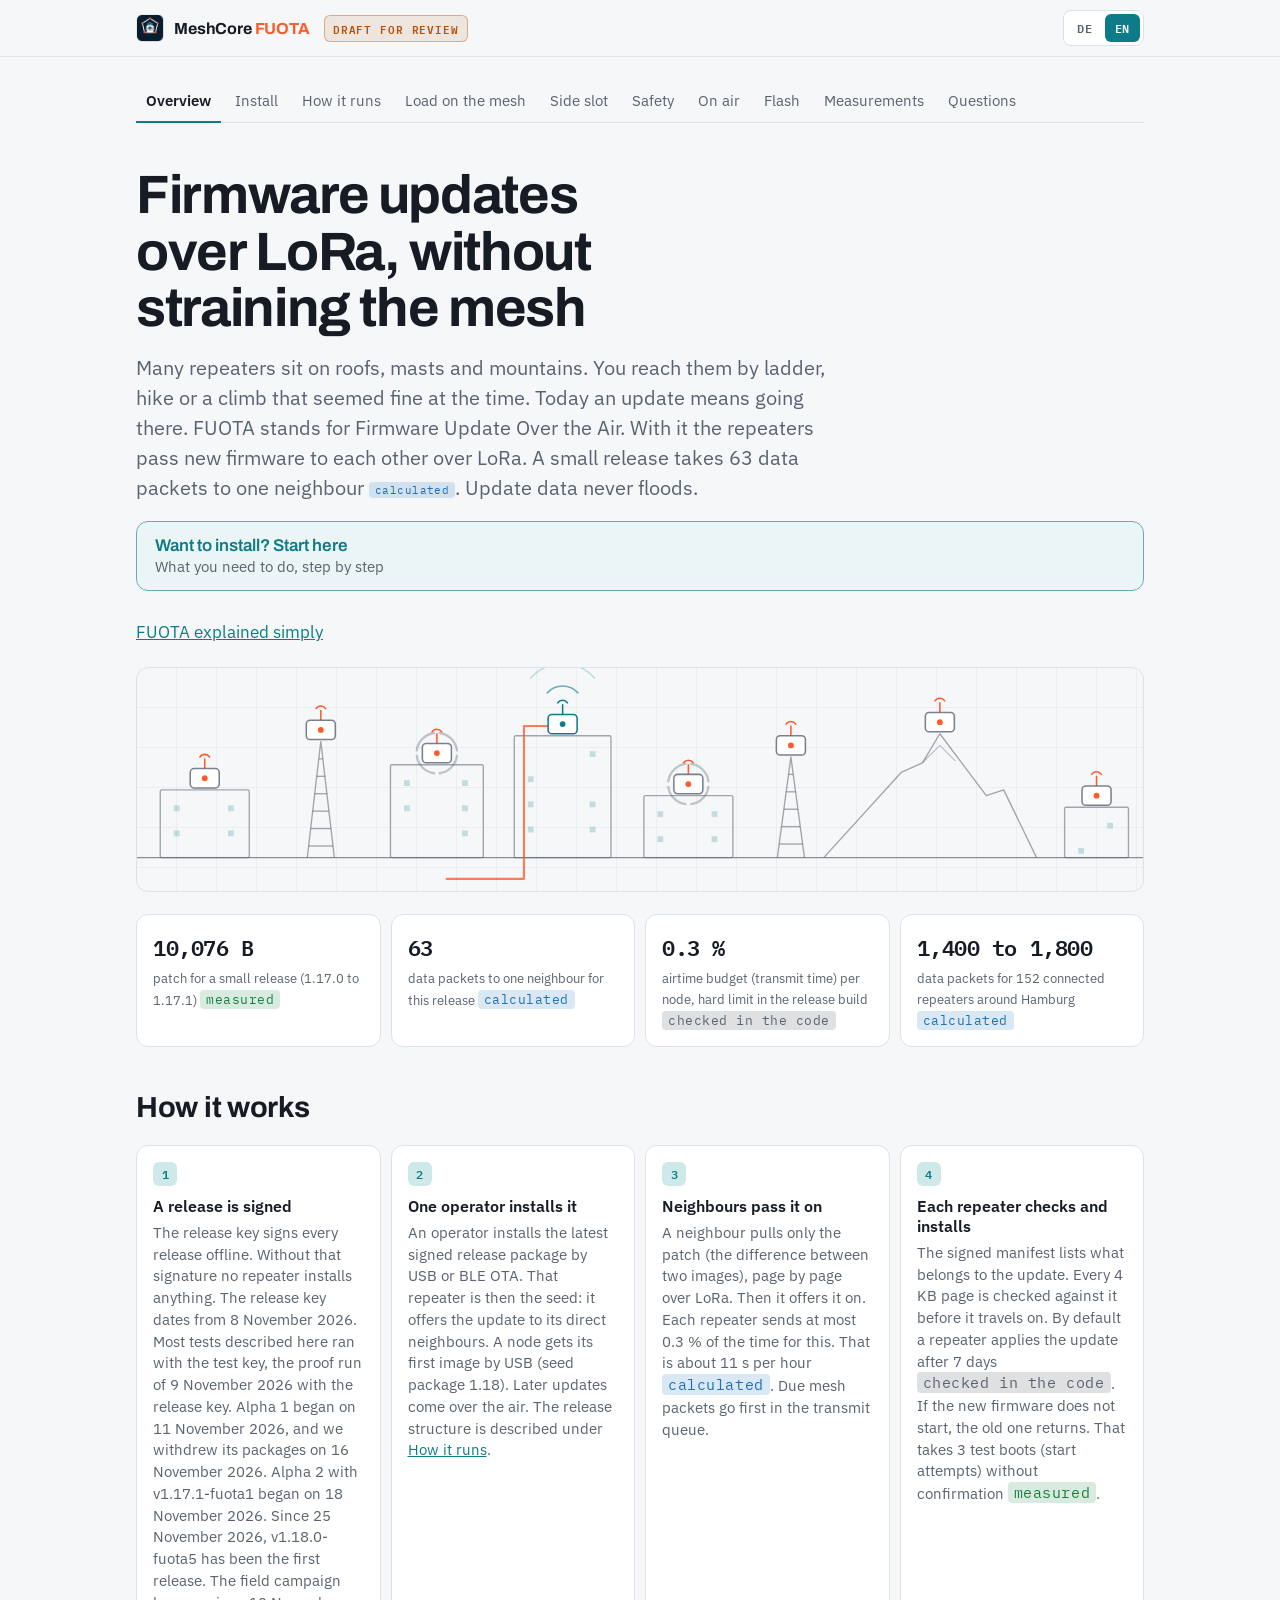
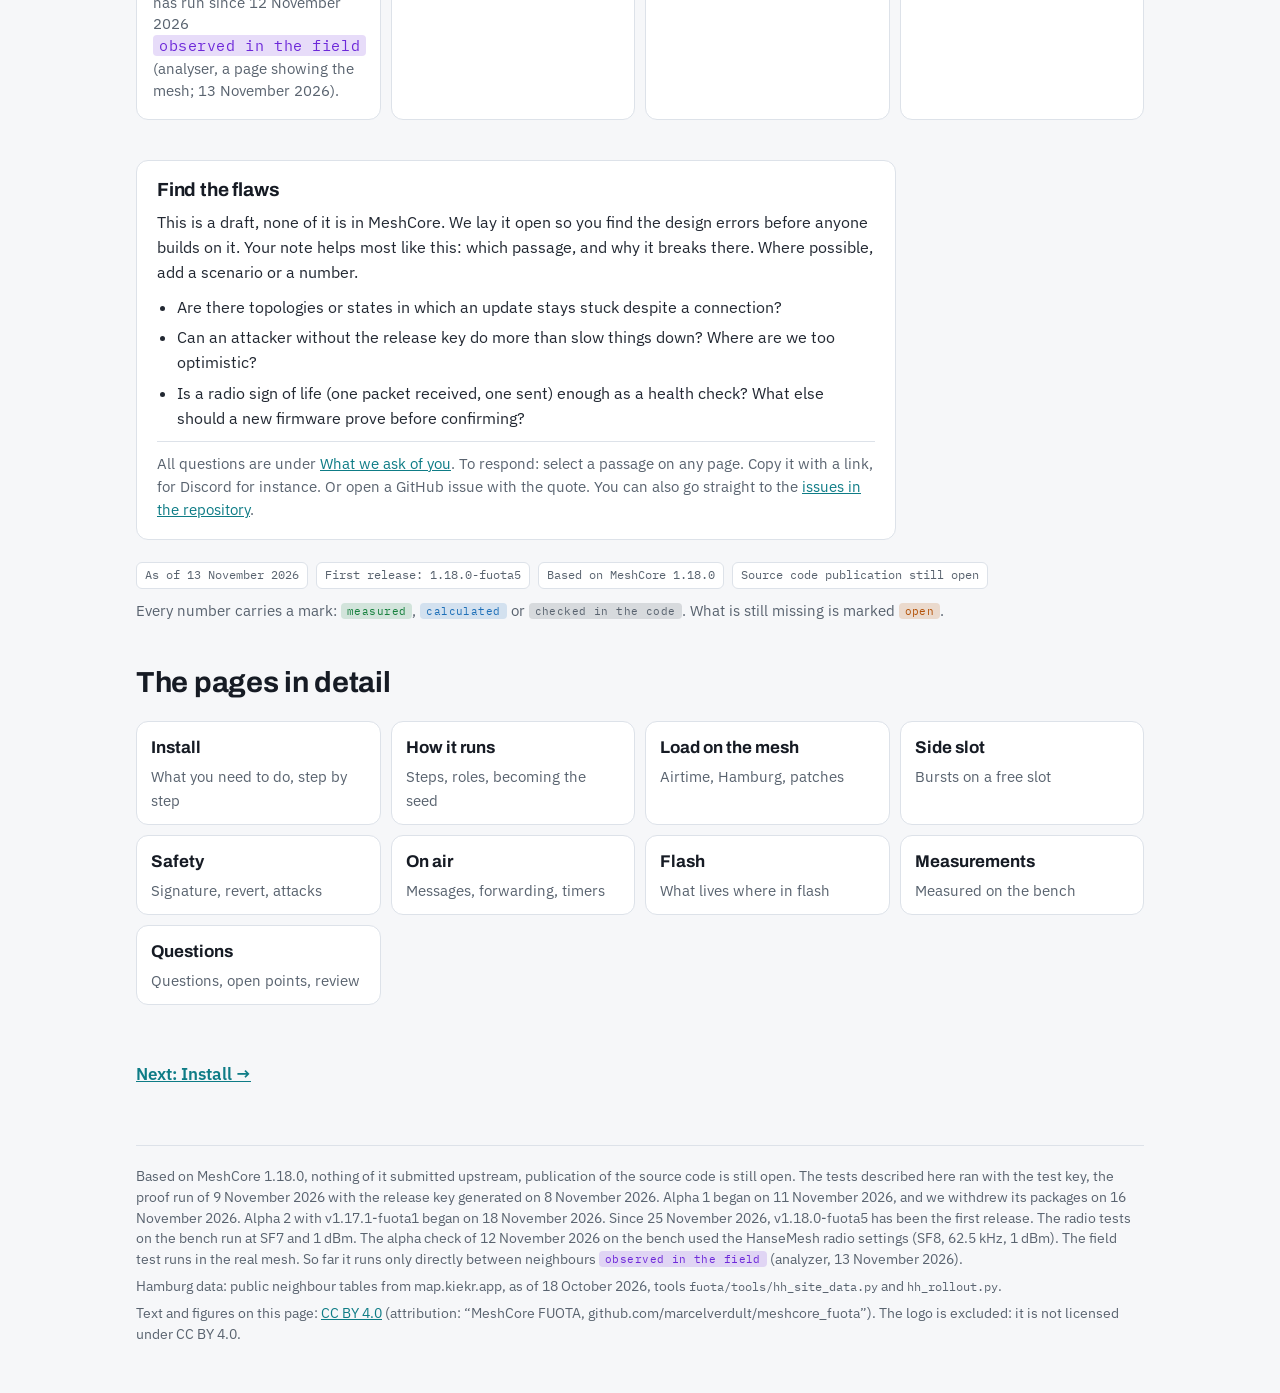
<file: index.html>
<!doctype html>
<html lang="de" data-lang="de">
<head>
<meta charset="utf-8">
<meta name="viewport" content="width=device-width,initial-scale=1,viewport-fit=cover">
<title>MeshCore FUOTA</title>
<meta name="description" content="MeshCore FUOTA: firmware updates over LoRa for MeshCore repeaters, design for review (DE/EN)">
<meta property="og:title" content="MeshCore FUOTA">
<meta property="og:description" content="Firmware updates over LoRa for MeshCore repeaters, design for review (DE/EN)">
<meta property="og:image" content="https://marcelverdult.github.io/meshcore_fuota/logo/logo-dark.png">
<link rel="icon" type="image/png" sizes="16x16" href="logo/favicon-16.png">
<link rel="icon" type="image/png" sizes="32x32" href="logo/favicon-32.png">
<link rel="icon" type="image/png" sizes="48x48" href="logo/favicon-48.png">
<link rel="apple-touch-icon" href="logo/apple-touch-icon.png">
<link rel="preconnect" href="https://fonts.googleapis.com">
<link rel="preconnect" href="https://fonts.gstatic.com" crossorigin>
<link rel="stylesheet" href="https://fonts.googleapis.com/css2?family=Archivo:wght@600;700&family=IBM+Plex+Mono:wght@400;600&family=IBM+Plex+Sans:wght@400;500;600&display=swap">
<link rel="stylesheet" href="assets/site.css">
<script>
(function () {
  // before the first paint: forward old section links of the single page, then pick the language
  // (#de / #en, saved choice, else the browser language) so the other language never flashes
  var moved = window.fuotaMoved = {"start-gruppe": "installieren.html", "start-dateien": "installieren.html", "start-schritte": "installieren.html", "start-dauer": "installieren.html", "start-testversion": "installieren.html", "start-analyzer": "installieren.html", "start-fehler": "installieren.html", "alpha-details": "installieren.html", "alpha-ablauf": "installieren.html", "alpha-region": "installieren.html", "alpha-beobachten": "installieren.html", "alpha-sieben-tage": "installieren.html", "alpha-melden": "installieren.html", "alpha-pakete": "installieren.html", "alpha-testpakete": "installieren.html", "alpha-ota": "installieren.html", "kurz": "ablauf.html", "ablauf": "ablauf.html", "rollen": "ablauf.html", "betreiber": "ablauf.html", "release-linien": "ablauf.html", "release-build": "ablauf.html", "aufwand": "kosten.html", "hh": "kosten.html", "kosten": "kosten.html", "nebenslot": "nebenslot.html", "nebenslot-ablauf": "nebenslot.html", "nebenslot-zahlen": "nebenslot.html", "nebenslot-band": "nebenslot.html", "nebenslot-mesh": "nebenslot.html", "nebenslot-grenzen": "nebenslot.html", "nebenslot-angriffe": "nebenslot.html", "nebenslot-offen": "nebenslot.html", "warum": "sicherheit.html", "angriff": "sicherheit.html", "funk": "funk.html", "status": "funk.html", "analyzer": "funk.html", "weiter": "funk.html", "filter": "funk.html", "powersaving": "funk.html", "zeiten": "funk.html", "speicher": "flash.html", "tests": "tests.html", "faq": "fragen.html", "luecken": "fragen.html", "pruef": "fragen.html"}, h = location.hash.slice(1);
  if (moved[h]) { location.replace(moved[h] + "#" + h); return; }
  var l = (h === "de" || h === "en") ? h : null;
  if (!l) { try { l = localStorage.getItem("fuota-lang"); } catch (e) {} }
  if (l !== "de" && l !== "en") l = (navigator.language || "de").toLowerCase().indexOf("de") === 0 ? "de" : "en";
  document.documentElement.setAttribute("data-lang", l);
  document.documentElement.setAttribute("lang", l);
})();
</script>
</head>
<body data-title-de="MeshCore FUOTA" data-title-en="MeshCore FUOTA">
<div class="bar"><div class="bar-in">
  <a class="mark" href="index.html" aria-label="MeshCore FUOTA"><img src="logo/icon.png" alt="" width="28" height="28"><span>MeshCore <b>FUOTA</b></span></a>
  <span class="chip-draft"><span lang="de">Entwurf zur Prüfung</span><span lang="en">Draft for review</span></span>
  <span class="here" aria-hidden="true"></span>
  <div class="langs" role="group" aria-label="Sprache / language">
    <button type="button" id="btn-de" data-l="de" aria-pressed="true">DE</button>
    <button type="button" id="btn-en" data-l="en" aria-pressed="false">EN</button>
  </div>
</div><div class="progress"></div></div>
<nav class="rail" aria-hidden="true"></nav>
<div class="wrap">
  <nav class="pages" aria-label="Seiten / pages">
    <ul>
      <li><a href="index.html" aria-current="page"><span lang="de">Überblick</span><span lang="en">Overview</span></a></li>
      <li><a href="installieren.html"><span lang="de">Installieren</span><span lang="en">Install</span></a></li>
      <li><a href="ablauf.html"><span lang="de">Ablauf</span><span lang="en">How it runs</span></a></li>
      <li><a href="kosten.html"><span lang="de">Last im Mesh</span><span lang="en">Load on the mesh</span></a></li>
      <li><a href="nebenslot.html"><span lang="de">Nebenslot</span><span lang="en">Side slot</span></a></li>
      <li><a href="sicherheit.html"><span lang="de">Sicherheit</span><span lang="en">Safety</span></a></li>
      <li><a href="funk.html"><span lang="de">Funk</span><span lang="en">On air</span></a></li>
      <li><a href="flash.html"><span lang="de">Flash</span><span lang="en">Flash</span></a></li>
      <li><a href="tests.html"><span lang="de">Messungen</span><span lang="en">Measurements</span></a></li>
      <li><a href="fragen.html"><span lang="de">Fragen</span><span lang="en">Questions</span></a></li>
    </ul>
  </nav>
  <main>
  <header class="hero">
    <div lang="de">
      <h1>Firmware-Updates über LoRa, ohne das Mesh zu belasten</h1>
      <p class="sub">Viele Repeater stehen auf Dächern, Masten und Bergen. Hin kommst du per Leiter, Wanderung oder
        einer Kletterei, die damals eine gute Idee schien. Ein Update heißt heute: hinfahren. FUOTA steht für Firmware Update Over the Air. Damit geben sich die
        Repeater neue Firmware selbst über LoRa weiter. Ein kleines Release braucht 63 Datenpakete an einen Nachbarn
        <span class="m calc">berechnet</span>, und Update-Daten fluten nie.</p>
      <a class="start-cta" href="installieren.html">Du willst installieren? Hier starten<span>Was du tun musst, Schritt für Schritt</span></a>
      <p class="lede"><a href="einfach.html">FUOTA einfach erklärt</a></p>
    </div>
    <div lang="en">
      <h1>Firmware updates over LoRa, without straining the mesh</h1>
      <p class="sub">Many repeaters sit on roofs, masts and mountains. You reach them by ladder, hike or a climb that
        seemed fine at the time. Today an update means going there. FUOTA stands for Firmware Update Over the Air. With it the repeaters pass new firmware to each
        other over LoRa. A small release takes 63 data packets to one neighbour <span class="m calc">calculated</span>. Update data never floods.</p>
      <a class="start-cta" href="installieren.html">Want to install? Start here<span>What you need to do, step by step</span></a>
      <p class="lede"><a href="einfach.html">FUOTA explained simply</a></p>
    </div>
    <div class="hero-anim"></div>
    <div lang="de">
      <div class="stats">
        <div class="stat"><b>10.076 B</b><span>Patch für ein kleines Release (1.17.0 nach 1.17.1) <span class="m meas">gemessen</span></span></div>
        <div class="stat"><b>63</b><span>Datenpakete an einen Nachbarn für dieses Release <span class="m calc">berechnet</span></span></div>
        <div class="stat"><b>0,3 %</b><span>Airtime-Budget (Sendezeit) je Knoten, im Release-Build fest begrenzt <span class="m code">im Code geprüft</span></span></div>
        <div class="stat"><b>1.400 bis 1.800</b><span>Datenpakete für 152 verbundene Repeater um Hamburg <span class="m calc">berechnet</span></span></div>
      </div>
      <div class="intro">
        <h2 class="intro-h">So funktioniert es</h2>
        <ol class="flow">
          <li><b>Ein Release wird signiert</b><span>Der Release-Schlüssel signiert jedes Release offline. Ohne diese
            Signatur installiert kein Repeater etwas. Der Release-Schlüssel wurde am 8. November 2026 erzeugt. Die meisten hier beschriebenen Tests liefen mit dem Test-Schlüssel, der Nachweislauf vom 9. November 2026 mit dem Release-Schlüssel. Alpha 1 begann am 11. November 2026, wir haben seine Pakete am 16. November 2026 zurückgezogen. Alpha 2 mit v1.17.1-fuota1 begann am 18. November 2026. Seit dem 25. November 2026 ist v1.18.0-fuota5 das erste Release. Im Feld läuft die Kampagne seit dem 12. November 2026 <span class="m field">im Feld beobachtet</span> (Analyzer, eine Webseite, die das Mesh zeigt; 13. November 2026).</span></li>
          <li><b>Ein Betreiber installiert es</b><span>Ein Betreiber installiert das neueste signierte Release-Paket
            per USB oder BLE-OTA auf seinen Repeater. Dieser Repeater ist dann der Seed: Er bietet das Update seinen
            direkten Nachbarn an. Das erste Image bekommt ein Knoten per USB (Seed-Paket 1.18). Spätere Updates kommen per Funk.
            Die Release-Struktur steht unter <a href="ablauf.html#release-linien">Ablauf</a>.</span></li>
          <li><b>Nachbarn geben es weiter</b><span>Ein Nachbar holt nur den Patch (den Unterschied zwischen zwei Images), Seite für Seite über LoRa. Danach bietet er ihn selbst an. Jeder Repeater sendet dafür höchstens 0,3 % der Zeit, rund 11 s je Stunde
            <span class="m calc">berechnet</span>. Fällige Mesh-Pakete gehen in der Sendewarteschlange vor.</span></li>
          <li><b>Jeder Repeater prüft und installiert</b><span>Das signierte Manifest listet, was zum Update gehört. Jede 4-KB-Seite wird dagegen
            geprüft, bevor sie weitergeht. Ab Werk wendet ein Repeater das Update nach 7 Tagen an
            <span class="m code">im Code geprüft</span>. Startet die neue Firmware nicht, läuft nach 3 Probestarts (Startversuchen) ohne Bestätigung
            wieder die alte <span class="m meas">gemessen</span>.</span></li>
        </ol>
        <div class="ask"><h3>Such die Fehler</h3>
          <p>Das ist ein Entwurf, nichts davon ist in MeshCore. Wir legen ihn offen, damit du Denkfehler findest,
            bevor jemand darauf baut. Am meisten hilft: welche Stelle, und warum es dort bricht. Wenn möglich, mit einem Szenario oder einer Zahl.</p>
          <ul>
            <li>Gibt es Topologien oder Zustände, in denen ein Update trotz Verbindung dauerhaft hängen bleibt?</li>
            <li>Kann ein Angreifer ohne Release-Schlüssel mehr als verlangsamen? Wo sind wir zu optimistisch?</li>
            <li>Reicht ein Funk-Lebenszeichen (ein Paket empfangen, eines gesendet) als Gesundheitsprüfung? Was sollte eine neue Firmware sonst vor der Bestätigung beweisen?</li>
          </ul>
          <p class="ask-how">Alle Fragen stehen unter <a href="fragen.html#pruef">Worum wir dich bitten</a>. So
            antwortest du: Markiere eine Stelle auf einer Seite. Kopiere sie mit Link, etwa für Discord. Oder öffne gleich ein GitHub-Issue mit dem Zitat. Du kannst auch direkt zu den
            <a href="https://github.com/marcelverdult/meshcore_fuota/issues">Issues im Repository</a> gehen.</p>
        </div>
      </div>
      <div class="meta">
        <span class="tag">Stand 13. November 2026</span>
        <span class="tag">Erstes Release: 1.18.0-fuota5</span>
        <span class="tag">Basis MeshCore 1.18.0</span>
        <span class="tag">Quellcode-Veröffentlichung noch offen</span>
      </div>
      <p class="marks-note">Jede Zahl trägt eine Markierung: <span class="m meas">gemessen</span>,
        <span class="m calc">berechnet</span> oder <span class="m code">im Code geprüft</span>. Was noch fehlt, heißt
        <span class="m open">offen</span>.</p>
      <h2 class="intro-h tiles-h">Die Seiten im Detail</h2>
    </div>
    <div lang="en">
      <div class="stats">
        <div class="stat"><b>10,076 B</b><span>patch for a small release (1.17.0 to 1.17.1) <span class="m meas">measured</span></span></div>
        <div class="stat"><b>63</b><span>data packets to one neighbour for this release <span class="m calc">calculated</span></span></div>
        <div class="stat"><b>0.3 %</b><span>airtime budget (transmit time) per node, hard limit in the release build <span class="m code">checked in the code</span></span></div>
        <div class="stat"><b>1,400 to 1,800</b><span>data packets for 152 connected repeaters around Hamburg <span class="m calc">calculated</span></span></div>
      </div>
      <div class="intro">
        <h2 class="intro-h">How it works</h2>
        <ol class="flow">
          <li><b>A release is signed</b><span>The release key signs every release offline. Without that signature no
            repeater installs anything. The release key dates from 8 November 2026. Most tests described here ran with the test key, the proof run of 9 November 2026 with the release key. Alpha 1 began on 11 November 2026, and we withdrew its packages on 16 November 2026. Alpha 2 with v1.17.1-fuota1 began on 18 November 2026. Since 25 November 2026, v1.18.0-fuota5 has been the first release. The field campaign has run since 12 November 2026 <span class="m field">observed in the field</span> (analyser, a page showing the mesh; 13 November 2026).</span></li>
          <li><b>One operator installs it</b><span>An operator installs the latest signed release package by USB or BLE OTA. That repeater is then the seed: it offers the update to its direct
            neighbours. A node gets its first image by USB (seed package 1.18). Later updates come over the air.
            The release structure is described under <a href="ablauf.html#release-linien">How it runs</a>.</span></li>
          <li><b>Neighbours pass it on</b><span>A neighbour pulls only the patch (the difference between two images), page by page over LoRa. Then it offers it on. Each repeater sends at most 0.3 % of the time for this. That is about 11 s per hour <span class="m calc">calculated</span>. Due mesh packets go first in the transmit queue.</span></li>
          <li><b>Each repeater checks and installs</b><span>The signed manifest lists what belongs to the update. Every 4 KB page is checked against it
            before it travels on. By default a repeater applies the update after 7 days
            <span class="m code">checked in the code</span>. If the new firmware does not start, the old one returns. That takes 3 test boots (start attempts) without confirmation <span class="m meas">measured</span>.</span></li>
        </ol>
        <div class="ask"><h3>Find the flaws</h3>
          <p>This is a draft, none of it is in MeshCore. We lay it open so you find the design errors before anyone builds on it. Your note helps most like this: which passage, and why it breaks there. Where possible, add a scenario or a number.</p>
          <ul>
            <li>Are there topologies or states in which an update stays stuck despite a connection?</li>
            <li>Can an attacker without the release key do more than slow things down? Where are we too
              optimistic?</li>
            <li>Is a radio sign of life (one packet received, one sent) enough as a health check? What else should a new firmware prove before confirming?</li>
          </ul>
          <p class="ask-how">All questions are under <a href="fragen.html#pruef">What we ask of you</a>. To respond:
            select a passage on any page. Copy it with a link, for Discord for instance. Or open a GitHub issue with the quote. You can also go straight to the
            <a href="https://github.com/marcelverdult/meshcore_fuota/issues">issues in the repository</a>.</p>
        </div>
      </div>
      <div class="meta">
        <span class="tag">As of 13 November 2026</span>
        <span class="tag">First release: 1.18.0-fuota5</span>
        <span class="tag">Based on MeshCore 1.18.0</span>
        <span class="tag">Source code publication still open</span>
      </div>
      <p class="marks-note">Every number carries a mark: <span class="m meas">measured</span>,
        <span class="m calc">calculated</span> or <span class="m code">checked in the code</span>. What is still missing
        is marked <span class="m open">open</span>.</p>
      <h2 class="intro-h tiles-h">The pages in detail</h2>
    </div>
    <nav class="tiles" aria-label="Seiten / pages">
      <a class="tile" href="installieren.html"><b><span lang="de">Installieren</span><span lang="en">Install</span></b><span lang="de">Was du tun musst, Schritt für Schritt</span><span lang="en">What you need to do, step by step</span></a>
      <a class="tile" href="ablauf.html"><b><span lang="de">Ablauf</span><span lang="en">How it runs</span></b><span lang="de">Ablauf, Rollen, Seed werden</span><span lang="en">Steps, roles, becoming the seed</span></a>
      <a class="tile" href="kosten.html"><b><span lang="de">Last im Mesh</span><span lang="en">Load on the mesh</span></b><span lang="de">Airtime, Hamburg, Patches</span><span lang="en">Airtime, Hamburg, patches</span></a>
      <a class="tile" href="nebenslot.html"><b><span lang="de">Nebenslot</span><span lang="en">Side slot</span></b><span lang="de">Bursts auf einem freien Slot</span><span lang="en">Bursts on a free slot</span></a>
      <a class="tile" href="sicherheit.html"><b><span lang="de">Sicherheit</span><span lang="en">Safety</span></b><span lang="de">Signatur, Rückfall, Angriffe</span><span lang="en">Signature, revert, attacks</span></a>
      <a class="tile" href="funk.html"><b><span lang="de">Funk</span><span lang="en">On air</span></b><span lang="de">Nachrichten, Weitergabe, Zeiten</span><span lang="en">Messages, forwarding, timers</span></a>
      <a class="tile" href="flash.html"><b><span lang="de">Flash</span><span lang="en">Flash</span></b><span lang="de">Wo was im Flash liegt</span><span lang="en">What lives where in flash</span></a>
      <a class="tile" href="tests.html"><b><span lang="de">Messungen</span><span lang="en">Measurements</span></b><span lang="de">Am Testaufbau gemessen</span><span lang="en">Measured on the bench</span></a>
      <a class="tile" href="fragen.html"><b><span lang="de">Fragen</span><span lang="en">Questions</span></b><span lang="de">Fragen, Offenes, Mitprüfen</span><span lang="en">Questions, open points, review</span></a>
    </nav>
  </header>
  </main>
  <p class="next"><a href="installieren.html"><span lang="de">Weiter: Installieren</span><span lang="en">Next: Install</span> →</a></p>
  <footer>
    <span lang="de">Basis MeshCore 1.18.0, nichts davon upstream eingereicht, die Veröffentlichung des Quellcodes ist noch offen. Die hier beschriebenen Tests liefen mit dem Test-Schlüssel, der Nachweislauf vom 9. November 2026 mit dem Release-Schlüssel vom 8. November 2026. Alpha 1 begann am 11. November 2026, wir haben seine Pakete am 16. November 2026 zurückgezogen. Alpha 2 mit v1.17.1-fuota1 begann am 18. November 2026. Seit dem 25. November 2026 ist v1.18.0-fuota5 das erste Release. Die Funktests am Testaufbau laufen bei SF7 und 1 dBm. Die Alpha-Prüfung vom 12. November 2026 nutzte am Testaufbau die Funkwerte des HanseMesh (SF8, 62,5 kHz, 1 dBm). Der Feldtest läuft im echten Mesh. Bisher läuft er nur direkt zwischen Nachbarn <span class="m field">im Feld beobachtet</span> (Analyzer, 13. November 2026).</span>
    <span lang="en">Based on MeshCore 1.18.0, nothing of it submitted upstream, publication of the source code is still open. The tests described here ran with the test key, the proof run of 9 November 2026 with the release key generated on 8 November 2026. Alpha 1 began on 11 November 2026, and we withdrew its packages on 16 November 2026. Alpha 2 with v1.17.1-fuota1 began on 18 November 2026. Since 25 November 2026, v1.18.0-fuota5 has been the first release. The radio tests on the bench run at SF7 and 1 dBm. The alpha check of 12 November 2026 on the bench used the HanseMesh radio settings (SF8, 62.5 kHz, 1 dBm). The field test runs in the real mesh. So far it runs only directly between neighbours <span class="m field">observed in the field</span> (analyzer, 13 November 2026).</span>
    <span lang="de">Daten Hamburg: öffentliche Nachbartabellen von map.kiekr.app, Stand 18. Oktober 2026, Werkzeuge <code>fuota/tools/hh_site_data.py</code> und <code>hh_rollout.py</code>.</span>
    <span lang="en">Hamburg data: public neighbour tables from map.kiekr.app, as of 18 October 2026, tools <code>fuota/tools/hh_site_data.py</code> and <code>hh_rollout.py</code>.</span>
    <span lang="de">Text und Abbildungen dieser Seite: <a href="https://creativecommons.org/licenses/by/4.0/deed.de">CC BY 4.0</a> (Namensnennung: „MeshCore FUOTA, github.com/marcelverdult/meshcore_fuota“). Ausgenommen ist das Logo: Es steht nicht unter CC BY 4.0.</span>
    <span lang="en">Text and figures on this page: <a href="https://creativecommons.org/licenses/by/4.0/">CC BY 4.0</a> (attribution: “MeshCore FUOTA, github.com/marcelverdult/meshcore_fuota”). The logo is excluded: it is not licensed under CC BY 4.0.</span>
  </footer>
</div>
<div class="react" hidden role="toolbar"><button type="button" data-a="copy"><svg viewBox="0 0 16 16" fill="none" stroke="currentColor" stroke-width="1.5"><rect x="5" y="5" width="8.5" height="8.5" rx="1.5"/><path d="M11 5V3.5A1.5 1.5 0 0 0 9.5 2h-6A1.5 1.5 0 0 0 2 3.5v6A1.5 1.5 0 0 0 3.5 11H5"/></svg><span></span></button><button type="button" data-a="issue"><svg viewBox="0 0 16 16" fill="none" stroke="currentColor" stroke-width="1.5"><path d="M2.5 3.5a1 1 0 0 1 1-1h9a1 1 0 0 1 1 1v6.5a1 1 0 0 1-1 1H7l-3 2.5V11h-.5a1 1 0 0 1-1-1z"/></svg><span></span></button></div>
<div class="toast" role="status" aria-live="polite"></div>
<script src="assets/site.js"></script>
<script src="assets/react.js"></script>
<script src="assets/hero.js"></script>
</body>
</html>
</file>
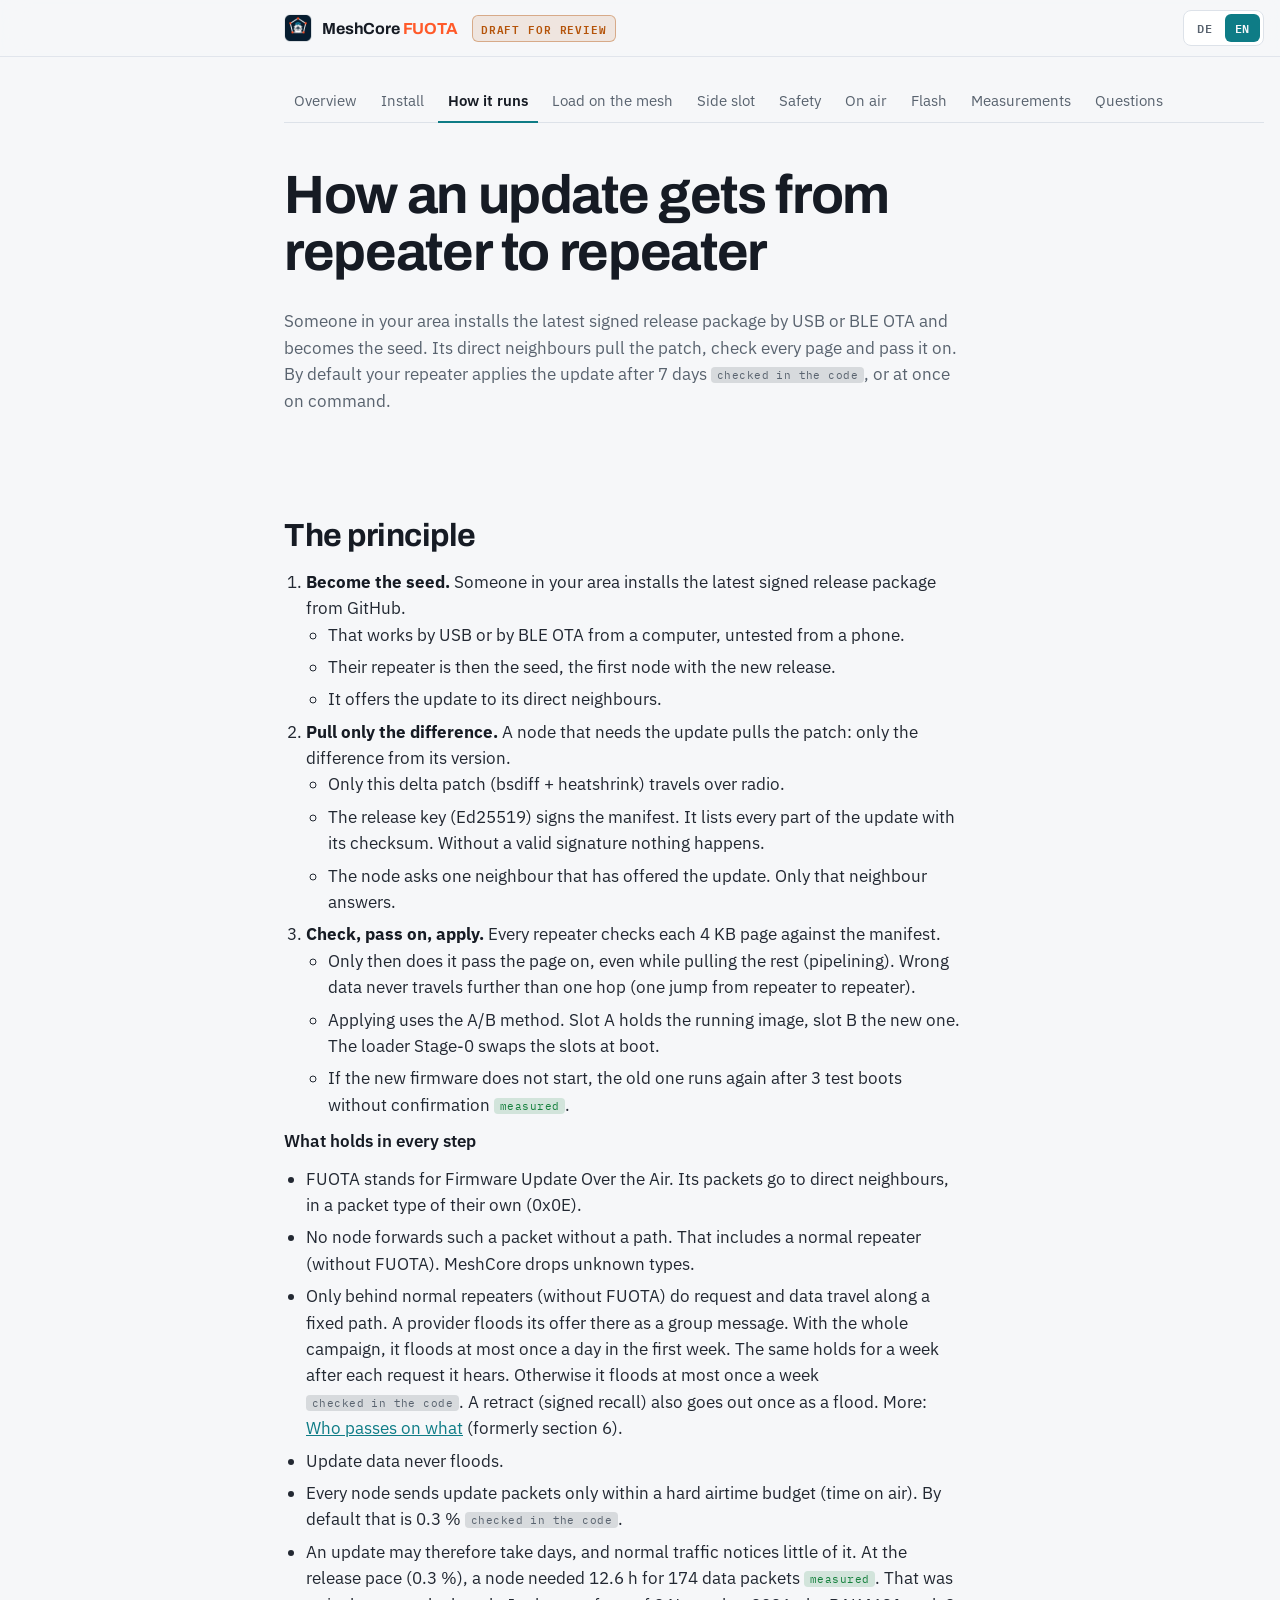
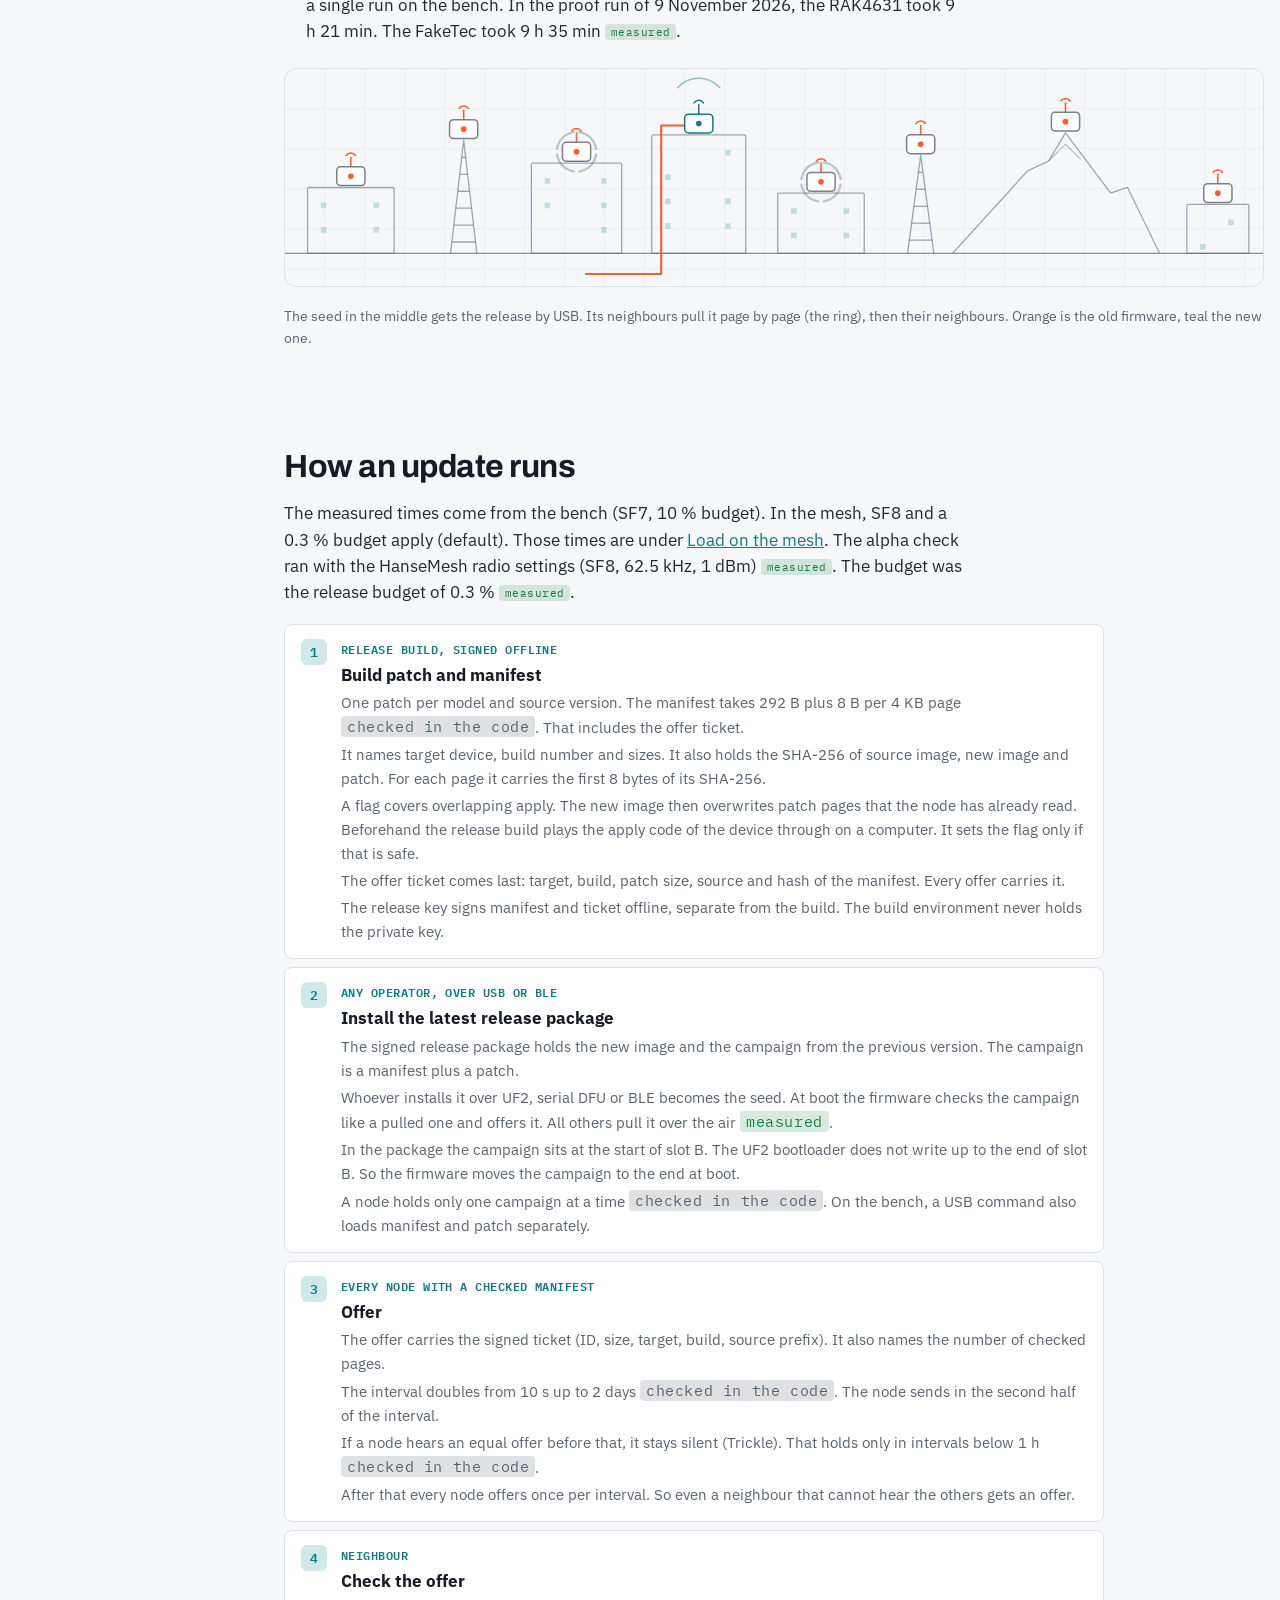
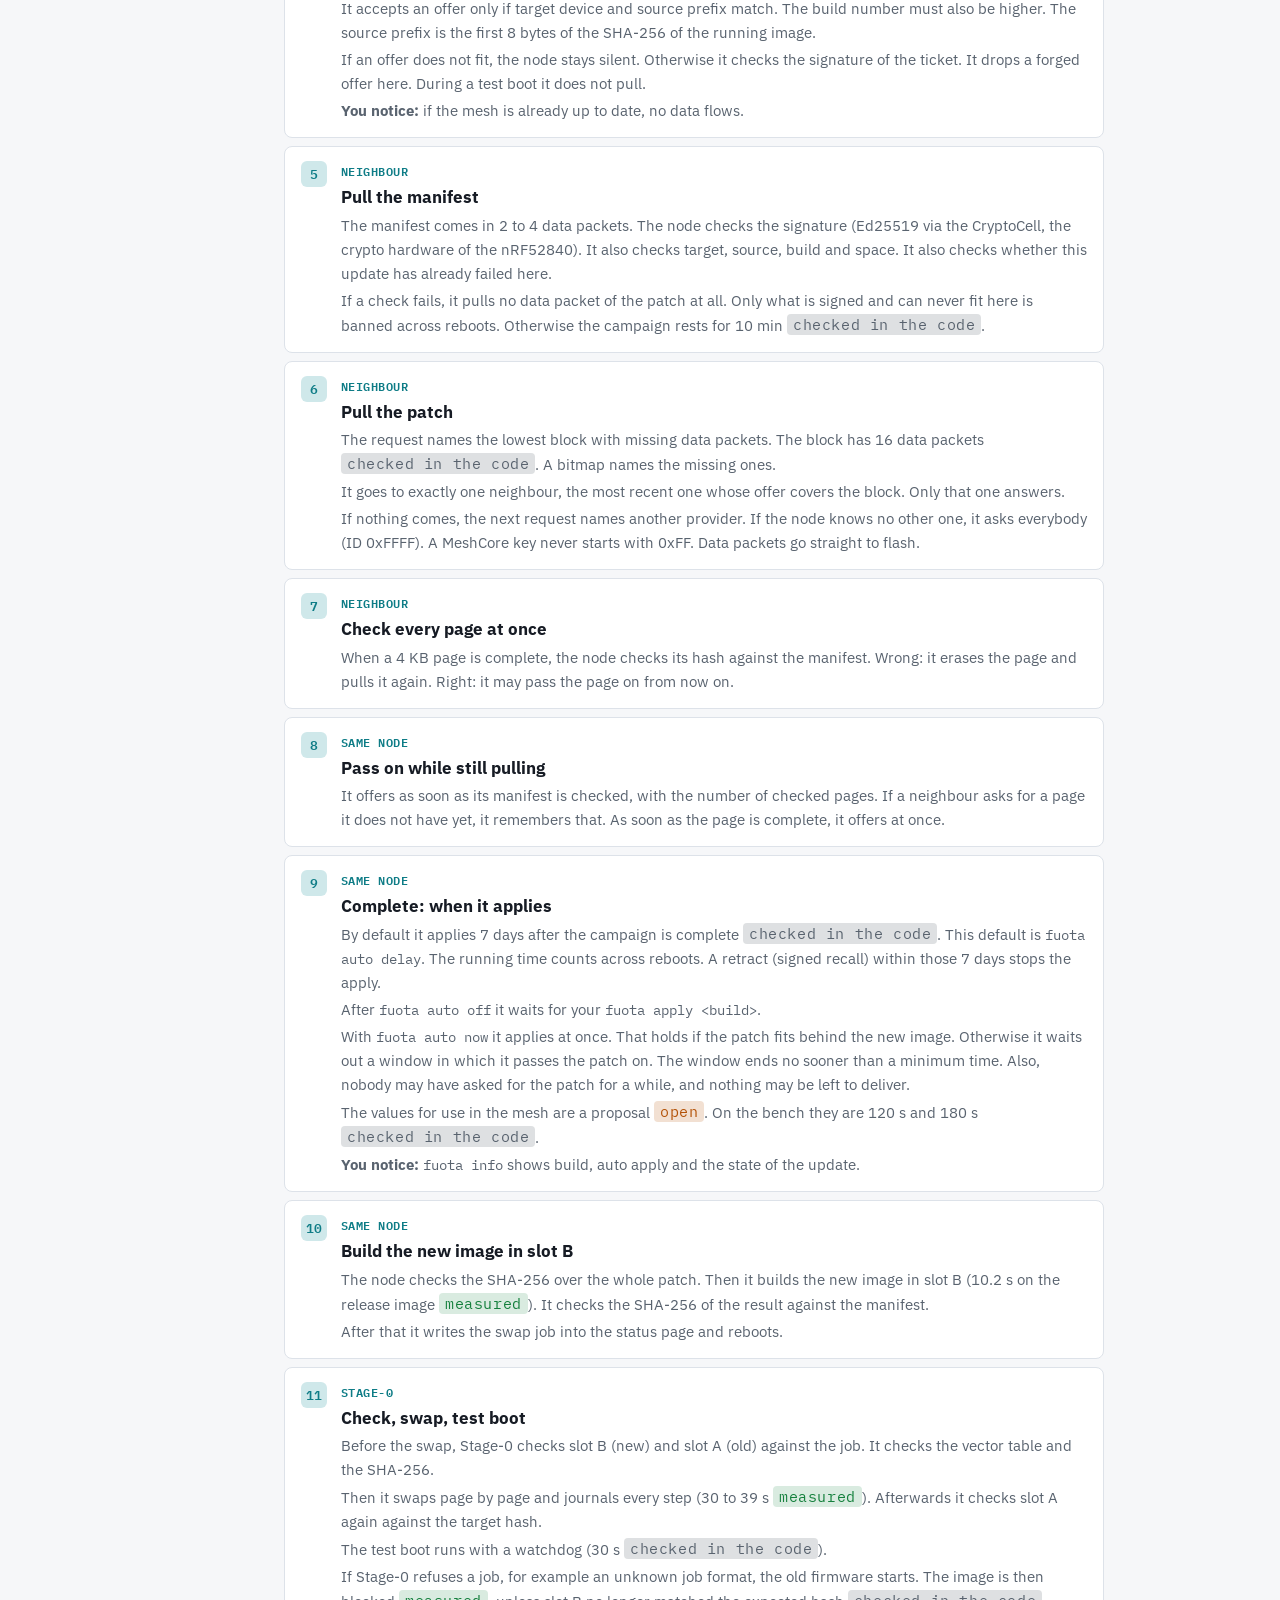
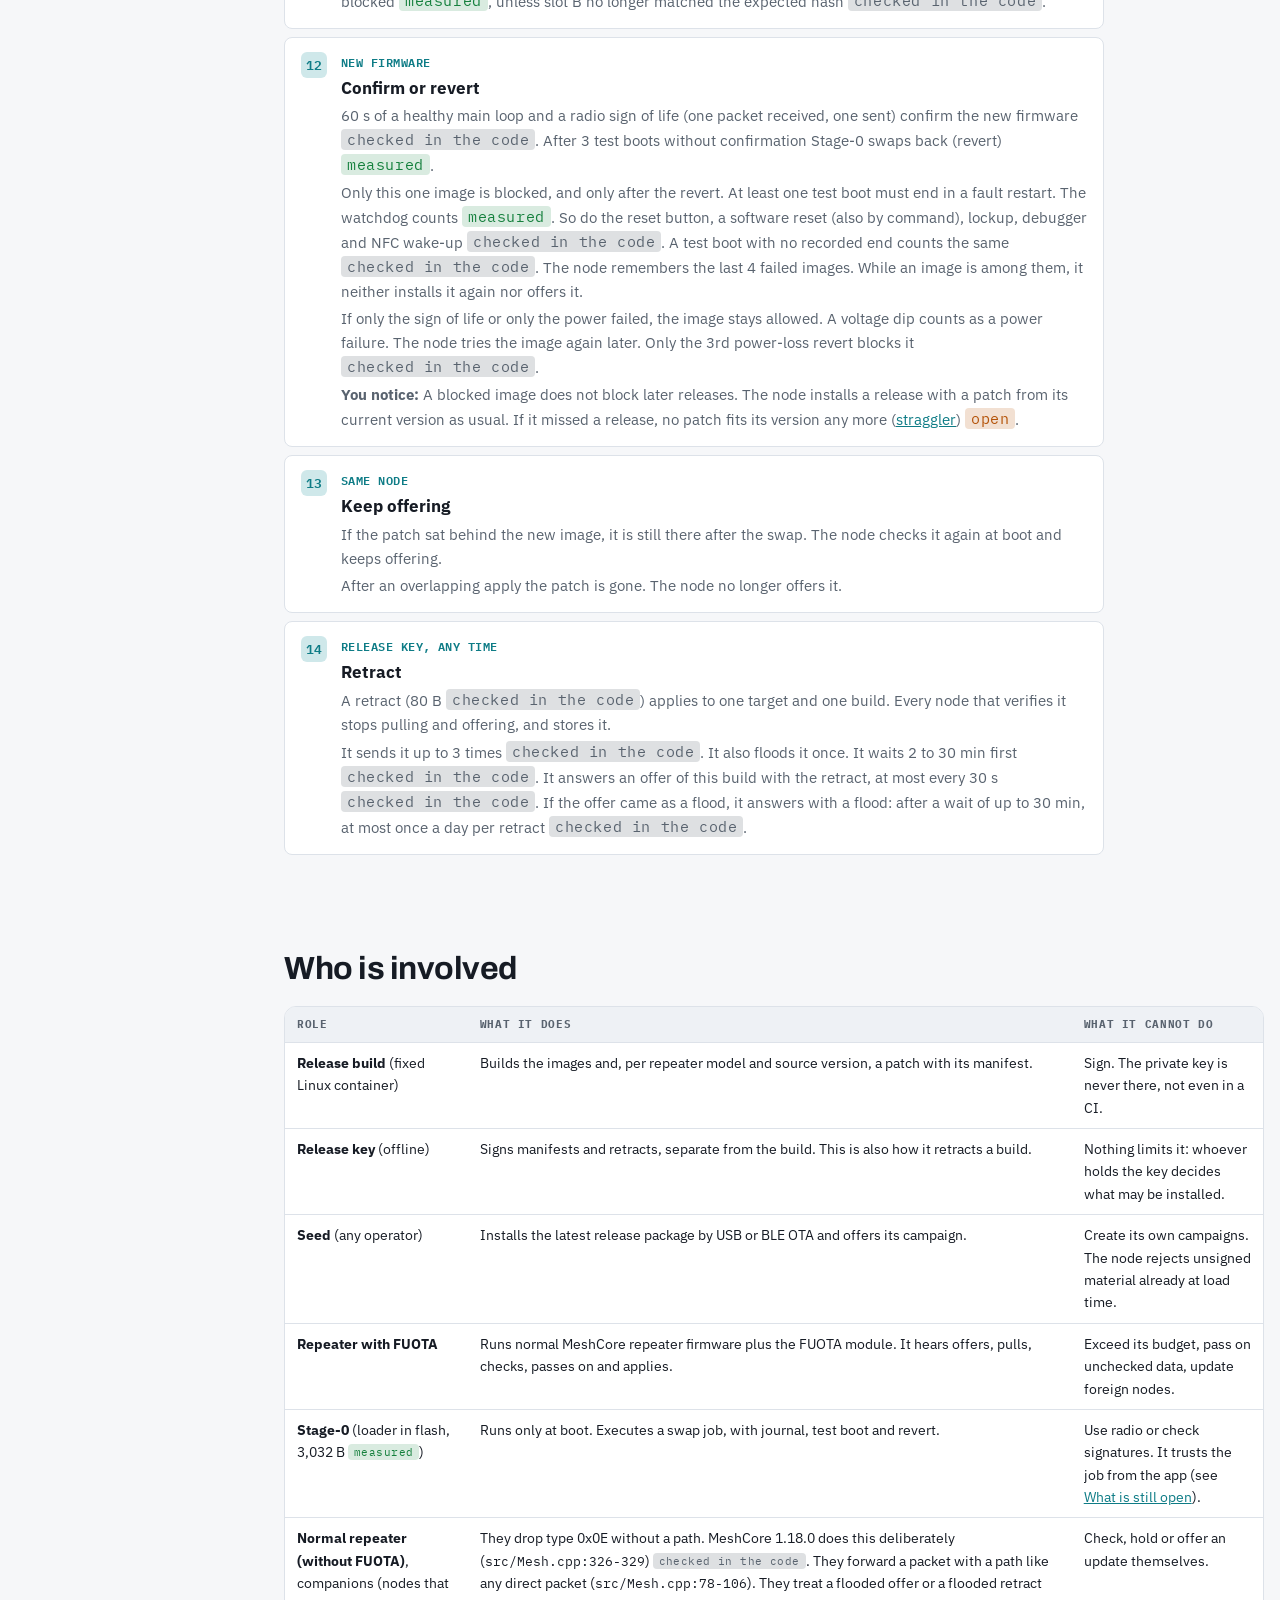
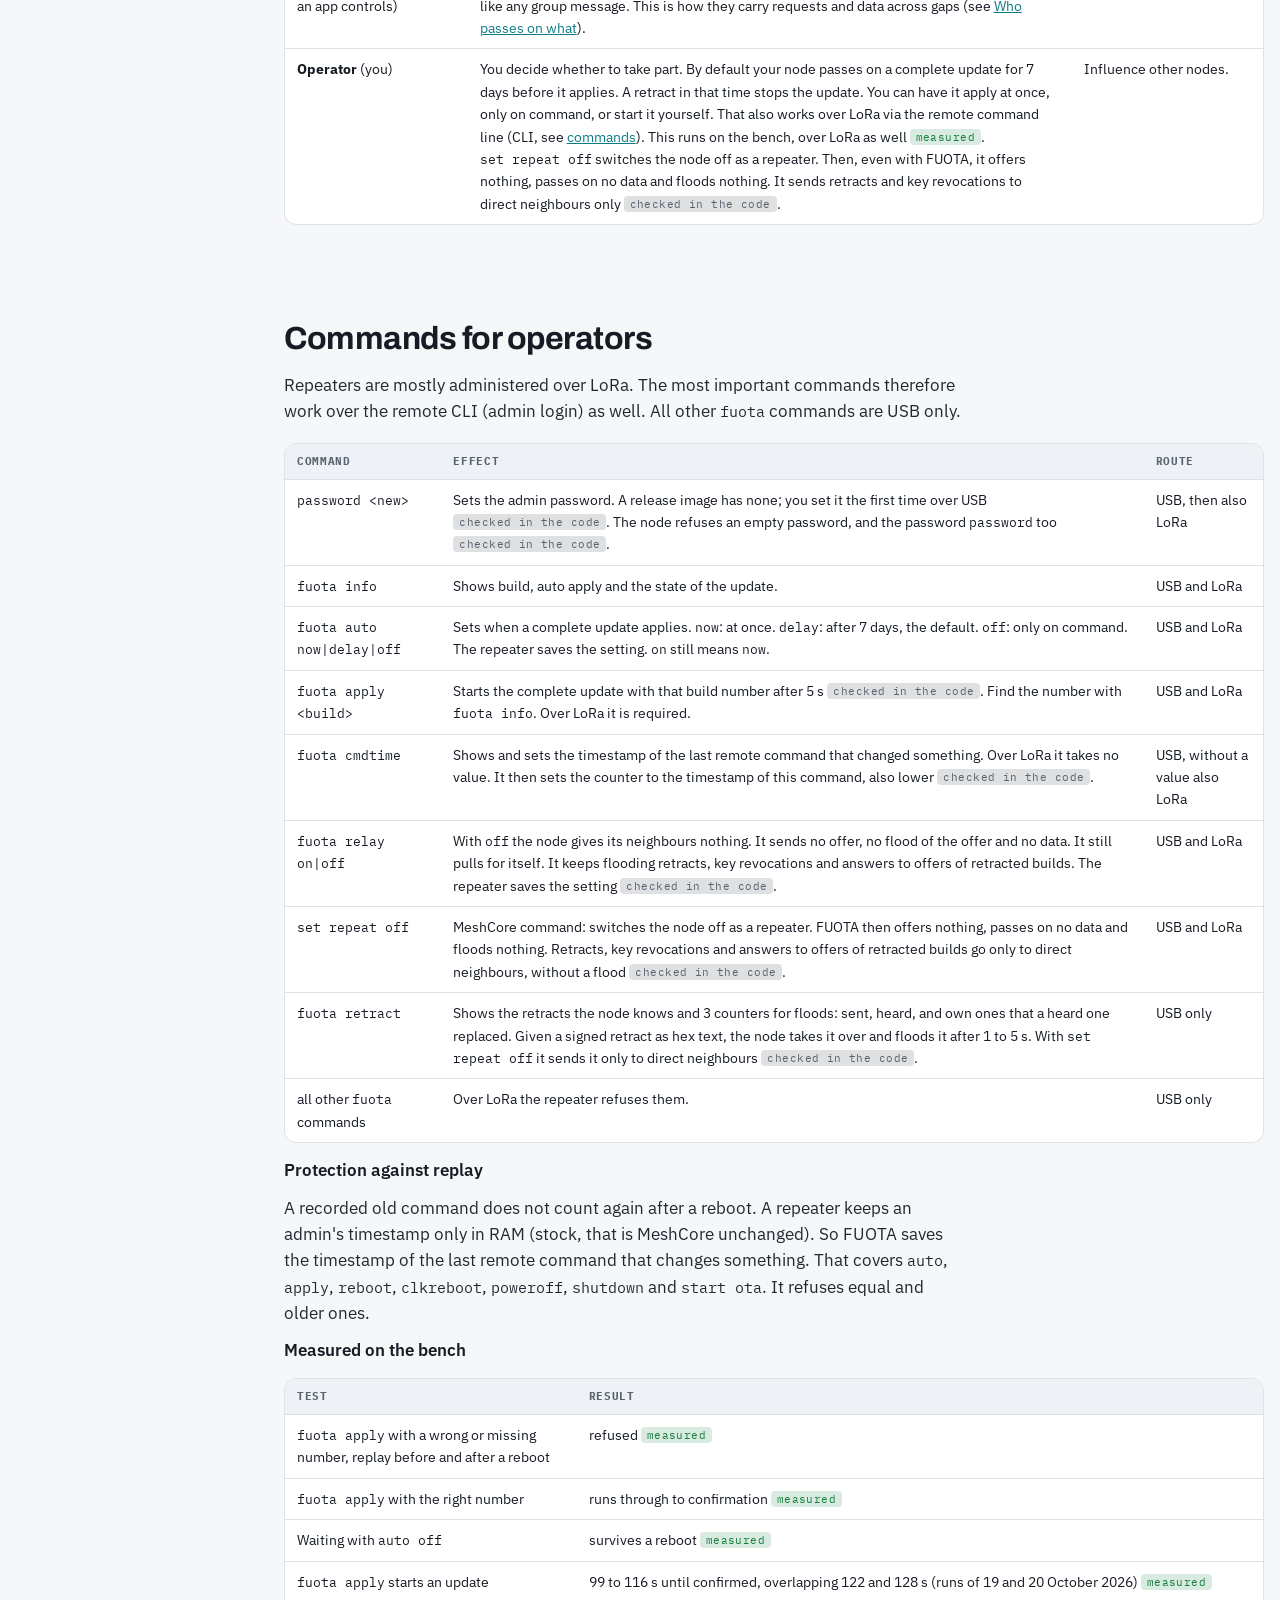
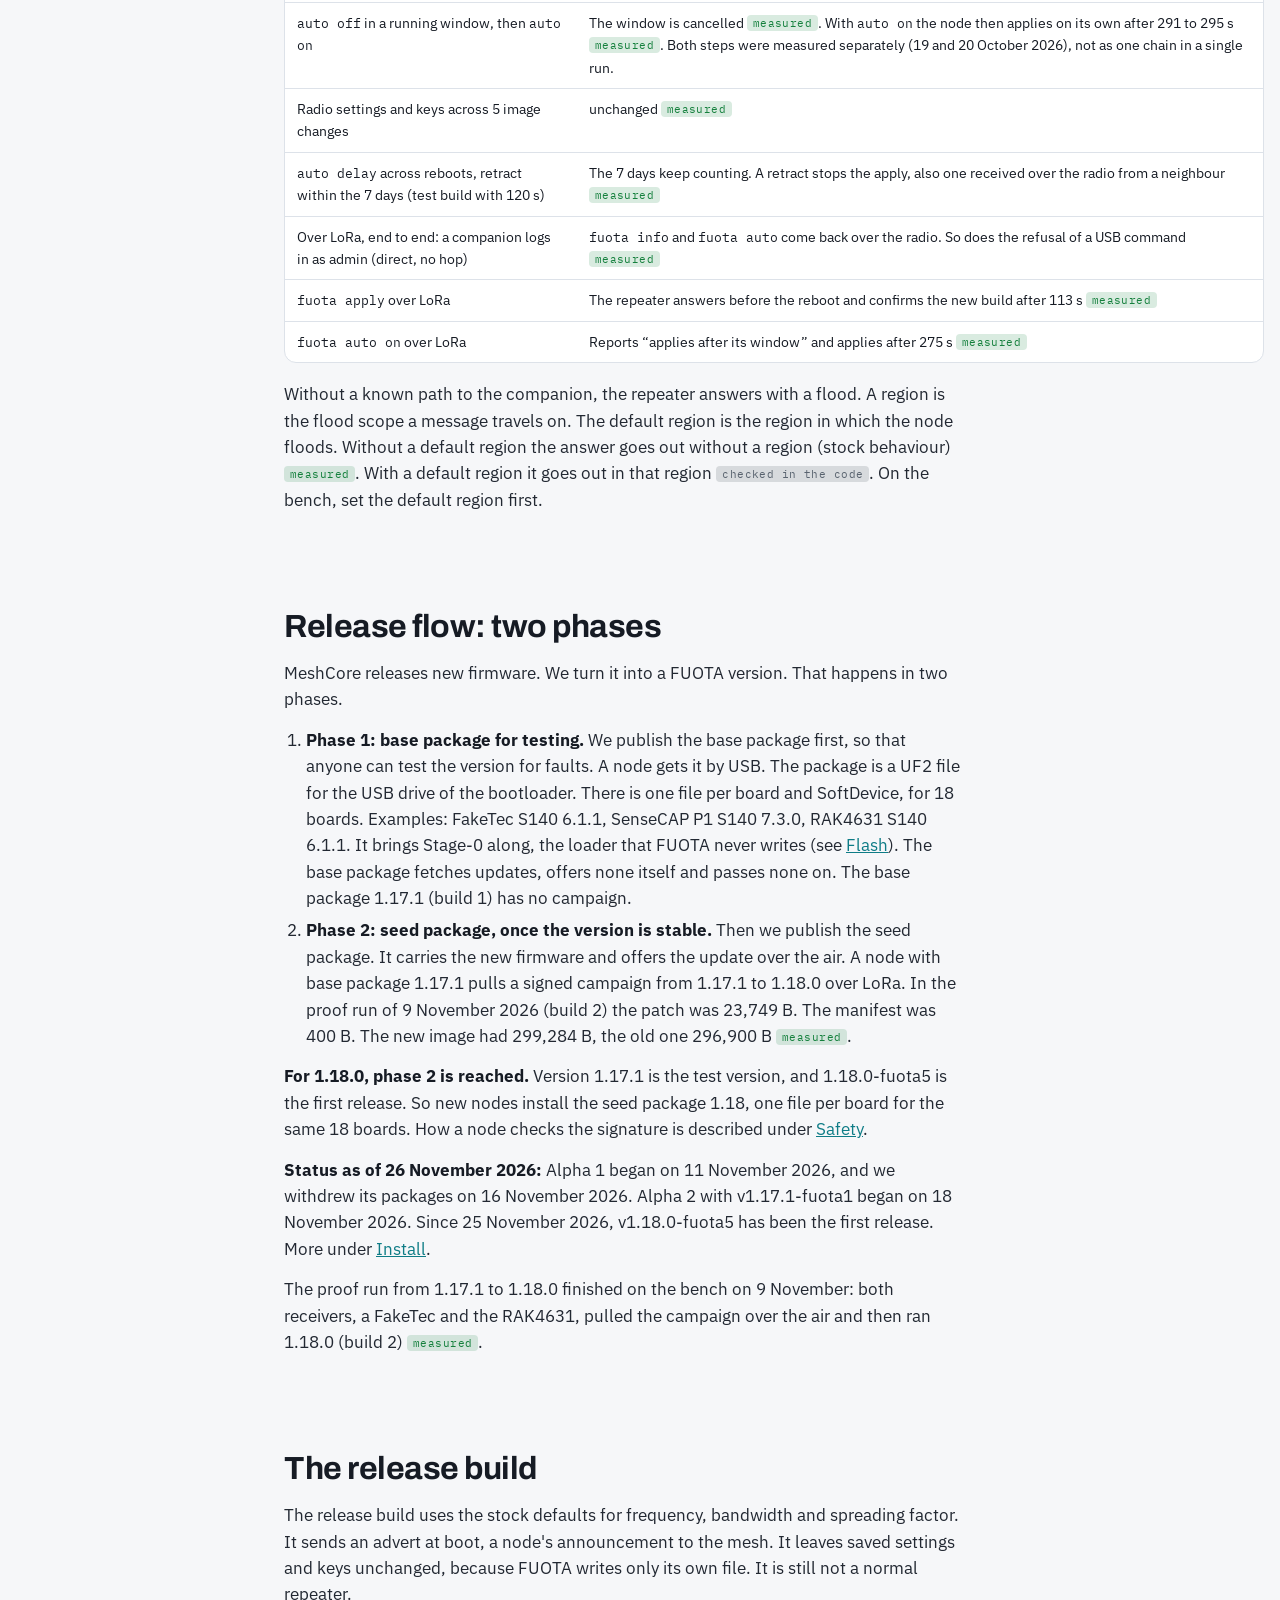
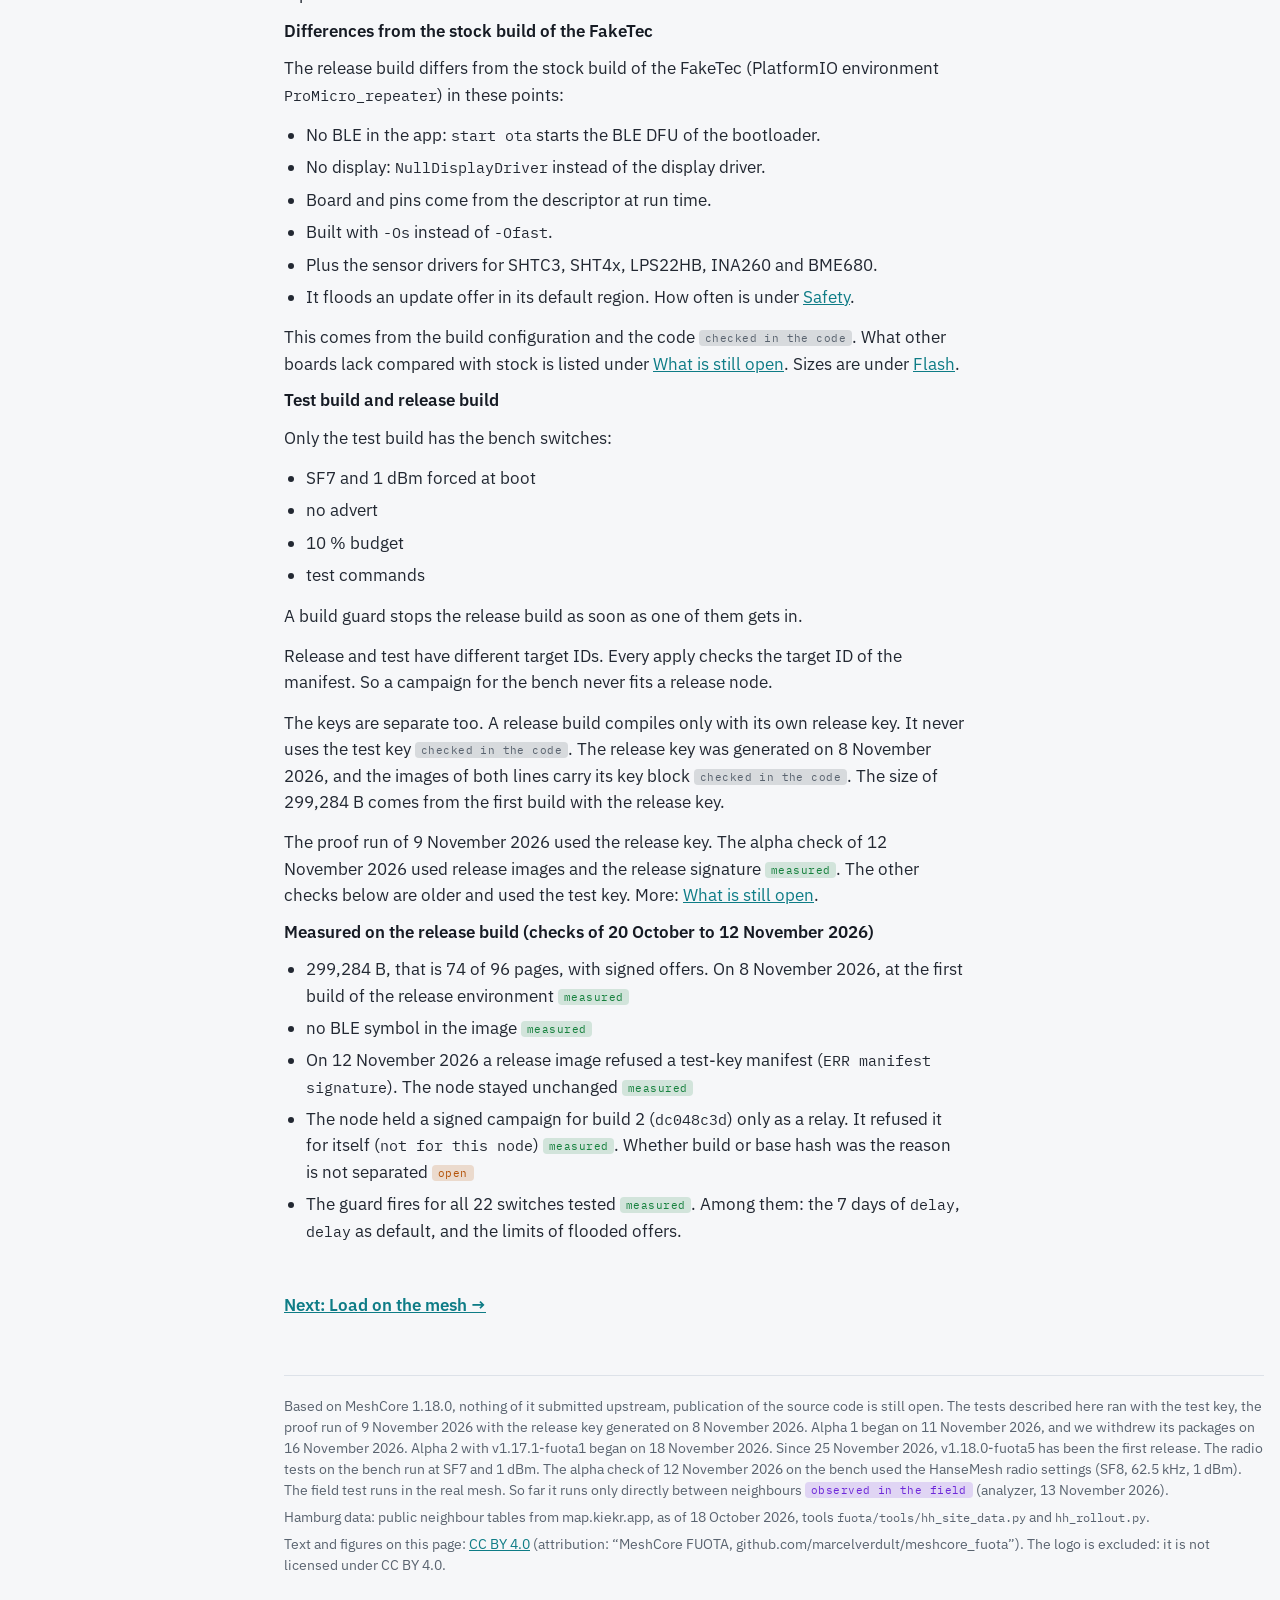
<file: ablauf.html>
<!doctype html>
<html lang="de" data-lang="de">
<head>
<meta charset="utf-8">
<meta name="viewport" content="width=device-width,initial-scale=1,viewport-fit=cover">
<title>Ablauf · MeshCore FUOTA</title>
<meta name="description" content="MeshCore FUOTA: firmware updates over LoRa for MeshCore repeaters, design for review (DE/EN)">
<meta property="og:title" content="Ablauf · MeshCore FUOTA">
<meta property="og:description" content="Firmware updates over LoRa for MeshCore repeaters, design for review (DE/EN)">
<meta property="og:image" content="https://marcelverdult.github.io/meshcore_fuota/logo/logo-dark.png">
<link rel="icon" type="image/png" sizes="16x16" href="logo/favicon-16.png">
<link rel="icon" type="image/png" sizes="32x32" href="logo/favicon-32.png">
<link rel="icon" type="image/png" sizes="48x48" href="logo/favicon-48.png">
<link rel="apple-touch-icon" href="logo/apple-touch-icon.png">
<link rel="preconnect" href="https://fonts.googleapis.com">
<link rel="preconnect" href="https://fonts.gstatic.com" crossorigin>
<link rel="stylesheet" href="https://fonts.googleapis.com/css2?family=Archivo:wght@600;700&family=IBM+Plex+Mono:wght@400;600&family=IBM+Plex+Sans:wght@400;500;600&display=swap">
<link rel="stylesheet" href="assets/site.css">
<script>
(function () {
  // before the first paint: forward old section links of the single page, then pick the language
  // (#de / #en, saved choice, else the browser language) so the other language never flashes
  var moved = window.fuotaMoved = {}, h = location.hash.slice(1);
  if (moved[h]) { location.replace(moved[h] + "#" + h); return; }
  var l = (h === "de" || h === "en") ? h : null;
  if (!l) { try { l = localStorage.getItem("fuota-lang"); } catch (e) {} }
  if (l !== "de" && l !== "en") l = (navigator.language || "de").toLowerCase().indexOf("de") === 0 ? "de" : "en";
  document.documentElement.setAttribute("data-lang", l);
  document.documentElement.setAttribute("lang", l);
})();
</script>
</head>
<body class="has-rail" data-title-de="Ablauf · MeshCore FUOTA" data-title-en="How it runs · MeshCore FUOTA">
<div class="bar"><div class="bar-in">
  <a class="mark" href="index.html" aria-label="MeshCore FUOTA"><img src="logo/icon.png" alt="" width="28" height="28"><span>MeshCore <b>FUOTA</b></span></a>
  <span class="chip-draft"><span lang="de">Entwurf zur Prüfung</span><span lang="en">Draft for review</span></span>
  <span class="here" aria-hidden="true"></span>
  <div class="langs" role="group" aria-label="Sprache / language">
    <button type="button" id="btn-de" data-l="de" aria-pressed="true">DE</button>
    <button type="button" id="btn-en" data-l="en" aria-pressed="false">EN</button>
  </div>
</div><div class="progress"></div></div>
<nav class="rail" aria-hidden="true"></nav>
<div class="wrap">
  <nav class="pages" aria-label="Seiten / pages">
    <ul>
      <li><a href="index.html"><span lang="de">Überblick</span><span lang="en">Overview</span></a></li>
      <li><a href="installieren.html"><span lang="de">Installieren</span><span lang="en">Install</span></a></li>
      <li><a href="ablauf.html" aria-current="page"><span lang="de">Ablauf</span><span lang="en">How it runs</span></a></li>
      <li><a href="kosten.html"><span lang="de">Last im Mesh</span><span lang="en">Load on the mesh</span></a></li>
      <li><a href="nebenslot.html"><span lang="de">Nebenslot</span><span lang="en">Side slot</span></a></li>
      <li><a href="sicherheit.html"><span lang="de">Sicherheit</span><span lang="en">Safety</span></a></li>
      <li><a href="funk.html"><span lang="de">Funk</span><span lang="en">On air</span></a></li>
      <li><a href="flash.html"><span lang="de">Flash</span><span lang="en">Flash</span></a></li>
      <li><a href="tests.html"><span lang="de">Messungen</span><span lang="en">Measurements</span></a></li>
      <li><a href="fragen.html"><span lang="de">Fragen</span><span lang="en">Questions</span></a></li>
    </ul>
  </nav>
  <main>
<header class="hero">
    <div lang="de">
      <h1>So kommt ein Update von Repeater zu Repeater</h1>
      <p class="lede">Einer in deiner Gegend installiert das neueste signierte Release-Paket per USB oder BLE-OTA und wird Seed.
        Seine direkten Nachbarn holen den Patch, prüfen jede Seite und geben sie weiter. Ab Werk wendet dein Repeater
        das Update nach 7 Tagen an <span class="m code">im Code geprüft</span>, auf Befehl auch sofort.</p>
    </div>
    <div lang="en">
      <h1>How an update gets from repeater to repeater</h1>
      <p class="lede">Someone in your area installs the latest signed release package by USB or BLE OTA and becomes the seed.
        Its direct neighbours pull the patch, check every page and pass it on. By default your repeater applies
        the update after 7 days <span class="m code">checked in the code</span>, or at once on command.</p>
    </div>
  </header>

  <section id="kurz">
    <div lang="de" class="prose">
      <h2>Das Prinzip</h2>
      <ol>
        <li><b>Seed werden.</b> Einer in deiner Gegend installiert das neueste signierte Release-Paket von GitHub.
          <ul>
            <li>Das geht per USB oder per BLE-OTA vom Rechner, vom Handy ungetestet.</li>
            <li>Sein Repeater ist damit der Seed, der erste Knoten mit dem neuen Release.</li>
            <li>Er bietet das Update seinen direkten Nachbarn an.</li>
          </ul></li>
        <li><b>Nur den Unterschied holen.</b> Wer das Update braucht, holt den Patch: nur den Unterschied zu seiner
          Version.
          <ul>
            <li>Über Funk geht nur dieser Delta-Patch (bsdiff + heatshrink).</li>
            <li>Der Release-Schlüssel (Ed25519) signiert das Manifest: die Liste aller Teile des Updates mit ihren
              Prüfsummen. Ohne gültige Signatur passiert nichts.</li>
            <li>Der Knoten fragt einen Nachbarn an, der das Update angeboten hat. Nur dieser antwortet.</li>
          </ul></li>
        <li><b>Prüfen, weitergeben, anwenden.</b> Jeder Repeater prüft jede 4-KB-Seite gegen das Manifest.
          <ul>
            <li>Erst dann gibt er sie weiter, schon während er den Rest holt (Pipelining). Falsche Daten kommen nie
              weiter als einen Hop (Sprung von Repeater zu Repeater).</li>
            <li>Dein Repeater wendet im A/B-Verfahren an. Slot A hält das laufende Image, Slot B das neue. Der Loader
              Stage-0 tauscht die Slots beim Start.</li>
            <li>Startet die neue Firmware nicht, läuft nach 3 Probestarts ohne Bestätigung wieder die alte
              <span class="m meas">gemessen</span>.</li>
          </ul></li>
      </ol>
      <h3>Was in jedem Schritt gilt</h3>
      <ul>
        <li>FUOTA steht für Firmware Update Over the Air. Seine Pakete gehen an direkte Nachbarn, in einem eigenen Pakettyp (0x0E).</li>
        <li>Kein Knoten leitet ein solches Paket ohne Pfad weiter, auch kein normaler Repeater (ohne FUOTA). MeshCore
          verwirft unbekannte Typen.</li>
        <li>Nur hinter normalen Repeatern (ohne FUOTA) laufen Anfrage und Daten auf einem festen Pfad. Ein Anbieter
          flutet dort sein Angebot als Gruppen-Nachricht. Hat er die ganze Kampagne, flutet er in der ersten Woche höchstens einmal am Tag. Dasselbe gilt eine Woche lang nach jeder Anfrage, die er hört. Sonst flutet er höchstens einmal je Woche <span class="m code">im Code geprüft</span>. Auch ein Retract (signierter Rückruf) geht einmal als Flut raus. Mehr dazu:
          <a href="funk.html#weiter">Wer was weitergibt</a> (früher Abschnitt 6).</li>
        <li>Update-Daten fluten nie.</li>
        <li>Jeder Knoten sendet Update-Pakete nur im harten Airtime-Budget (Sendezeit). Ab Werk sind das 0,3 %
          <span class="m code">im Code geprüft</span>.</li>
        <li>Ein Update darf darum Tage dauern, und der normale Verkehr merkt davon wenig. Mit dem Release-Takt (0,3 %) brauchte ein Knoten 12,6 h für 174 Datenpakete <span class="m meas">gemessen</span>. Das war ein einzelner Lauf am Testaufbau. Im Nachweislauf vom 9. November 2026 war das RAK4631 nach 9 h 21 min fertig. Der FakeTec brauchte 9 h 35 min <span class="m meas">gemessen</span>.</li>
      </ul>
    </div>
    <div lang="en" class="prose">
      <h2>The principle</h2>
      <ol>
        <li><b>Become the seed.</b> Someone in your area installs the latest signed release package from GitHub.
          <ul>
            <li>That works by USB or by BLE OTA from a computer, untested from a phone.</li>
            <li>Their repeater is then the seed, the first node with the new release.</li>
            <li>It offers the update to its direct neighbours.</li>
          </ul></li>
        <li><b>Pull only the difference.</b> A node that needs the update pulls the patch: only the difference from its
          version.
          <ul>
            <li>Only this delta patch (bsdiff + heatshrink) travels over radio.</li>
            <li>The release key (Ed25519) signs the manifest. It lists every part of the update with its checksum.
              Without a valid signature nothing happens.</li>
            <li>The node asks one neighbour that has offered the update. Only that neighbour answers.</li>
          </ul></li>
        <li><b>Check, pass on, apply.</b> Every repeater checks each 4 KB page against the manifest.
          <ul>
            <li>Only then does it pass the page on, even while pulling the rest (pipelining). Wrong data never
              travels further than one hop (one jump from repeater to repeater).</li>
            <li>Applying uses the A/B method. Slot A holds the running image, slot B the new one. The loader Stage-0
              swaps the slots at boot.</li>
            <li>If the new firmware does not start, the old one runs again after 3 test boots without confirmation
              <span class="m meas">measured</span>.</li>
          </ul></li>
      </ol>
      <h3>What holds in every step</h3>
      <ul>
        <li>FUOTA stands for Firmware Update Over the Air. Its packets go to direct neighbours, in a packet type of their own (0x0E).</li>
        <li>No node forwards such a packet without a path. That includes a normal repeater (without FUOTA). MeshCore
          drops unknown types.</li>
        <li>Only behind normal repeaters (without FUOTA) do request and data travel along a fixed path. A provider floods
          its offer there as a group message. With the whole campaign, it floods at most once a day in the first week. The same holds for a week after each request it hears. Otherwise it floods at most once a week <span class="m code">checked in the code</span>. A retract (signed recall) also goes out once as a flood. More: <a href="funk.html#weiter">Who passes on what</a>
          (formerly section 6).</li>
        <li>Update data never floods.</li>
        <li>Every node sends update packets only within a hard airtime budget (time on air). By default that is 0.3 %
          <span class="m code">checked in the code</span>.</li>
        <li>An update may therefore take days, and normal traffic notices little of it. At the release pace (0.3 %), a node needed 12.6 h for 174 data packets <span class="m meas">measured</span>. That was a single run on the bench. In the proof run of 9 November 2026, the RAK4631 took 9 h 21 min. The FakeTec took 9 h 35 min <span class="m meas">measured</span>.</li>
      </ul>
    </div>
    <figure class="anim-fig">
      <div class="hero-anim"></div>
      <figcaption lang="de">Der Seed in der Mitte bekommt das Release per USB. Seine Nachbarn holen es Seite für Seite
        (der Ring), danach deren Nachbarn. Orange ist die alte Firmware, Türkis die neue.</figcaption>
      <figcaption lang="en">The seed in the middle gets the release by USB. Its neighbours pull it page by page (the
        ring), then their neighbours. Orange is the old firmware, teal the new one.</figcaption>
    </figure>

  </section>

  <section id="ablauf">
    <div lang="de" class="prose">
      <h2>Ablauf eines Updates</h2>
      <p>Die gemessenen Zeiten stammen vom Testaufbau (SF7, 10 % Budget). Im Mesh gelten SF8 und 0,3 % Budget (Standard). Diese Zeiten stehen unter <a href="kosten.html">Last im Mesh</a>. Die Alpha-Prüfung lief mit den Funkwerten des HanseMesh (SF8, 62,5 kHz, 1 dBm) <span class="m meas">gemessen</span>. Das Budget war das Release-Budget von 0,3 % <span class="m meas">gemessen</span>.</p>
    </div>
    <div lang="en" class="prose">
      <h2>How an update runs</h2>
      <p>The measured times come from the bench (SF7, 10 % budget). In the mesh, SF8 and a 0.3 % budget apply (default). Those times are under <a href="kosten.html">Load on the mesh</a>. The alpha check ran with the HanseMesh radio settings (SF8, 62.5 kHz, 1 dBm) <span class="m meas">measured</span>. The budget was the release budget of 0.3 % <span class="m meas">measured</span>.</p>
    </div>
    <div class="steps" lang="de">
      <div class="step"><div><span class="who">Release-Build, offline signiert</span><b>Patch und Manifest bauen</b>
        <span>Je Modell und Quell-Version entsteht ein Patch. Das Manifest hat 292 B plus 8 B je 4-KB-Seite, mit Angebots-Ticket <span class="m code">im Code geprüft</span>.</span>
        <span>Es nennt Ziel-Gerät, Build-Nummer, Größen und die SHA-256 von Quell-Image, neuem Image und Patch. Je Seite trägt es die ersten 8 Byte ihrer SHA-256.</span>
        <span>Dazu kommt ein Flag für das überlappende Anwenden. Dabei überschreibt das neue Image Patch-Seiten, die der Knoten schon gelesen hat. Der Release-Build spielt den Apply-Code des Geräts vorher auf dem Rechner durch. Das Flag setzt er nur, wenn das sicher ist.</span>
        <span>Am Ende steht das Angebots-Ticket: Ziel, Build, Patch-Größe, Quelle und Hash des Manifests. Jedes Angebot trägt es.</span>
        <span>Der Release-Schlüssel signiert Manifest und Ticket offline, getrennt vom Build. Die Build-Umgebung hat den privaten Schlüssel nie.</span></div></div>
      <div class="step"><div><span class="who">Irgendein Betreiber, per USB oder BLE</span><b>Neuestes Release-Paket installieren</b>
        <span>Das signierte Release-Paket enthält das neue Image und die Kampagne von der Vorversion. Sie besteht aus Manifest und Patch.</span>
        <span>Wer es per UF2, seriellem DFU oder BLE installiert, wird Seed. Beim Start prüft die Firmware die Kampagne wie eine geholte und bietet sie an. Alle anderen holen sie per Funk <span class="m meas">gemessen</span>.</span>
        <span>Im Paket liegt die Kampagne am Anfang von Slot B. Der UF2-Bootloader schreibt nicht bis ans Ende von Slot B. Darum verschiebt die Firmware sie beim Start dorthin.</span>
        <span>Ein Knoten hält immer nur eine Kampagne <span class="m code">im Code geprüft</span>. Am Testaufbau lädt ein USB-Befehl Manifest und Patch auch einzeln.</span></div></div>
      <div class="step"><div><span class="who">Jeder Knoten mit geprüftem Manifest</span><b>Anbieten</b>
        <span>Das Angebot trägt das signierte Ticket (ID, Größe, Ziel, Build, Quell-Präfix). Dazu nennt es die Zahl geprüfter Seiten.</span>
        <span>Das Intervall verdoppelt sich von 10 s bis auf 2 Tage <span class="m code">im Code geprüft</span>. Der Knoten sendet in der zweiten Hälfte des Intervalls.</span>
        <span>Hört ein Knoten vorher ein gleiches Angebot, schweigt er (Trickle). Das gilt nur in Intervallen unter 1 h <span class="m code">im Code geprüft</span>.</span>
        <span>Danach bietet jeder Knoten einmal je Intervall an. So bekommt auch ein Nachbar ein Angebot, der die anderen nicht hört.</span></div></div>
      <div class="step"><div><span class="who">Nachbar</span><b>Angebot prüfen</b>
        <span>Er nimmt ein Angebot nur an, wenn Ziel-Gerät und Quell-Präfix passen. Außerdem muss die Build-Nummer höher sein. Das Quell-Präfix sind die ersten 8 Byte der SHA-256 des laufenden Images.</span>
        <span>Passt ein Angebot nicht, bleibt der Knoten still. Sonst prüft er die Signatur des Tickets. Ein gefälschtes Angebot verwirft er hier. Während eines Probestarts zieht er nicht.</span>
        <span><b>Du merkst:</b> Ist das Netz schon aktuell, fließen keine Daten.</span></div></div>
      <div class="step"><div><span class="who">Nachbar</span><b>Manifest holen</b>
        <span>Das Manifest kommt in 2 bis 4 Datenpaketen. Der Knoten prüft die Signatur (Ed25519 über die CryptoCell, die Krypto-Hardware des nRF52840). Außerdem prüft er Ziel, Quelle, Build und Platz. Dazu prüft er, ob dieses Update hier schon gescheitert ist.</span>
        <span>Fällt eine Prüfung durch, holt er kein einziges Datenpaket des Patches. Nur was signiert ist und hier nie passen kann, sperrt der Knoten über Neustarts. Sonst ruht die Kampagne 10 min <span class="m code">im Code geprüft</span>.</span></div></div>
      <div class="step"><div><span class="who">Nachbar</span><b>Patch holen</b>
        <span>Die Anfrage nennt den niedrigsten Block mit Lücken. Der Block hat 16 Datenpakete <span class="m code">im Code geprüft</span>, eine Bitmap nennt die fehlenden.</span>
        <span>Sie geht an genau einen Nachbarn, den zuletzt gehörten, dessen Angebot den Block abdeckt. Nur er antwortet.</span>
        <span>Kommt nichts, nennt die nächste Anfrage einen anderen Anbieter. Kennt der Knoten keinen weiteren, fragt er alle (Kennung 0xFFFF). Ein MeshCore-Schlüssel beginnt nie mit 0xFF. Datenpakete landen direkt im Flash.</span></div></div>
      <div class="step"><div><span class="who">Nachbar</span><b>Jede Seite sofort prüfen</b>
        <span>Ist eine 4-KB-Seite vollständig, prüft der Knoten sie gegen ihren Hash aus dem Manifest. Falsch: Er löscht die Seite und holt sie neu. Richtig: Er darf sie ab sofort weitergeben.</span></div></div>
      <div class="step"><div><span class="who">Derselbe Knoten</span><b>Weitergeben, während er noch holt</b>
        <span>Er bietet an, sobald sein Manifest geprüft ist, mit der Zahl geprüfter Seiten. Fragt ein Nachbar nach einer Seite, die er noch nicht hat, merkt er sich das. Sobald die Seite fertig ist, bietet er sofort an.</span></div></div>
      <div class="step"><div><span class="who">Derselbe Knoten</span><b>Vollständig: wann er anwendet</b>
        <span>Ab Werk wendet er an, wenn die Kampagne 7 Tage komplett war <span class="m code">im Code geprüft</span>. Dieser Standard heißt <code>fuota auto delay</code>. Die Laufzeit zählt über Neustarts. Ein Retract (signierter Rückruf) in diesen 7 Tagen stoppt das Anwenden.</span>
        <span>Nach <code>fuota auto off</code> wartet er auf dein <code>fuota apply &lt;build&gt;</code>.</span>
        <span>Mit <code>fuota auto now</code> wendet er sofort an. Das gilt, wenn der Patch hinter das neue Image passt. Sonst wartet er ein Fenster ab, in dem er den Patch weitergibt. Das Fenster endet frühestens nach einer Mindestzeit. Außerdem muss eine Weile niemand nach dem Patch gefragt haben, und es darf nichts mehr auszuliefern sein.</span>
        <span>Die Werte für den Einsatz im Mesh sind ein Vorschlag <span class="m open">offen</span>. Am Testaufbau sind es 120 s und 180 s <span class="m code">im Code geprüft</span>.</span>
        <span><b>Du merkst:</b> <code>fuota info</code> zeigt Build, Auto-Apply und den Stand des Updates.</span></div></div>
      <div class="step"><div><span class="who">Derselbe Knoten</span><b>Neues Image in Slot B bauen</b>
        <span>Der Knoten prüft die SHA-256 über den ganzen Patch. Dann baut er das neue Image in Slot B (10,2 s beim Release-Image <span class="m meas">gemessen</span>). Er prüft die SHA-256 des Ergebnisses gegen das Manifest.</span>
        <span>Danach schreibt er den Tausch-Auftrag in die Status-Seite und startet neu.</span></div></div>
      <div class="step"><div><span class="who">Stage-0</span><b>Prüfen, tauschen, Probestart</b>
        <span>Vor dem Tausch prüft Stage-0 Slot B (neu) und Slot A (alt) gegen den Auftrag. Dabei prüft es Vektortabelle und SHA-256.</span>
        <span>Dann tauscht es seitenweise, jeder Schritt steht im Journal (30 bis 39 s <span class="m meas">gemessen</span>). Danach prüft es Slot A erneut gegen den Soll-Hash.</span>
        <span>Der Probestart läuft mit Watchdog (30 s <span class="m code">im Code geprüft</span>).</span>
        <span>Lehnt Stage-0 einen Auftrag ab, etwa wegen eines unbekannten Auftragsformats, startet die alte Firmware. Das Image ist dann gesperrt <span class="m meas">gemessen</span>, außer wenn Slot B nicht mehr zum erwarteten Hash passte <span class="m code">im Code geprüft</span>.</span></div></div>
      <div class="step"><div><span class="who">Neue Firmware</span><b>Bestätigen oder zurück</b>
        <span>60 s gesunde Hauptschleife und ein Funk-Lebenszeichen (ein Paket empfangen, eines gesendet) bestätigen die neue Firmware <span class="m code">im Code geprüft</span>. Nach 3 Probestarts ohne Bestätigung tauscht Stage-0 zurück (Rückfall) <span class="m meas">gemessen</span>.</span>
        <span>Gesperrt wird nur dieses eine Image, und erst nach dem Rückfall. Dafür muss mindestens ein Probestart mit einem Fehler-Neustart enden. Der Watchdog zählt <span class="m meas">gemessen</span>. Ebenso zählen Reset-Taste, Software-Reset (auch per Befehl), Lockup, Debugger und NFC-Wecken <span class="m code">im Code geprüft</span>. Ein Probestart ohne erfasstes Ende zählt auch so <span class="m code">im Code geprüft</span>. Der Knoten merkt sich die letzten 4 gescheiterten Images. Solange ein Image dazugehört, installiert er es nicht wieder und bietet es nicht an.</span>
        <span>Fehlte nur das Lebenszeichen oder fiel nur der Strom aus, bleibt das Image erlaubt. Ein Spannungseinbruch zählt als Stromausfall. Der Knoten versucht es später neu. Erst der 3. Stromausfall-Rückfall sperrt es <span class="m code">im Code geprüft</span>.</span>
        <span><b>Du merkst:</b> Ein gesperrtes Image blockiert spätere Releases nicht. Ein Release mit einem Patch von seinem Stand installiert der Knoten normal. Hat er ein Release verpasst, passt kein Patch mehr zu seinem Stand (<a href="fragen.html#luecken">Nachzügler</a>) <span class="m open">offen</span>.</span></div></div>
      <div class="step"><div><span class="who">Derselbe Knoten</span><b>Weiter anbieten</b>
        <span>Lag der Patch hinter dem neuen Image, liegt er nach dem Tausch noch da. Der Knoten prüft ihn beim Start erneut und bietet weiter an.</span>
        <span>Nach einem überlappenden Anwenden ist der Patch weg. Der Knoten bietet ihn nicht mehr an.</span></div></div>
      <div class="step"><div><span class="who">Release-Schlüssel, jederzeit</span><b>Zurückziehen</b>
        <span>Ein Retract (80 B <span class="m code">im Code geprüft</span>) gilt für ein Ziel und einen Build. Jeder Knoten, der ihn prüft, stoppt Holen und Anbieten und speichert ihn.</span>
        <span>Er sendet ihn bis zu 3-mal <span class="m code">im Code geprüft</span>. Außerdem flutet er ihn einmal. Vorher wartet er 2 bis 30 min <span class="m code">im Code geprüft</span>. Auf ein Angebot dieses Builds antwortet er mit dem Retract, höchstens alle 30 s <span class="m code">im Code geprüft</span>. Kam das Angebot als Flut, antwortet er mit einer Flut: nach einer Wartezeit von bis zu 30 min, höchstens einmal am Tag je Retract <span class="m code">im Code geprüft</span>.</span></div></div>
    </div>
    <div class="steps" lang="en">
      <div class="step"><div><span class="who">Release build, signed offline</span><b>Build patch and manifest</b>
        <span>One patch per model and source version. The manifest takes 292 B plus 8 B per 4 KB page <span class="m code">checked in the code</span>. That includes the offer ticket.</span>
        <span>It names target device, build number and sizes. It also holds the SHA-256 of source image, new image and patch. For each page it carries the first 8 bytes of its SHA-256.</span>
        <span>A flag covers overlapping apply. The new image then overwrites patch pages that the node has already read. Beforehand the release build plays the apply code of the device through on a computer. It sets the flag only if that is safe.</span>
        <span>The offer ticket comes last: target, build, patch size, source and hash of the manifest. Every offer carries it.</span>
        <span>The release key signs manifest and ticket offline, separate from the build. The build environment never holds the private key.</span></div></div>
      <div class="step"><div><span class="who">Any operator, over USB or BLE</span><b>Install the latest release package</b>
        <span>The signed release package holds the new image and the campaign from the previous version. The campaign is a manifest plus a patch.</span>
        <span>Whoever installs it over UF2, serial DFU or BLE becomes the seed. At boot the firmware checks the campaign like a pulled one and offers it. All others pull it over the air <span class="m meas">measured</span>.</span>
        <span>In the package the campaign sits at the start of slot B. The UF2 bootloader does not write up to the end of slot B. So the firmware moves the campaign to the end at boot.</span>
        <span>A node holds only one campaign at a time <span class="m code">checked in the code</span>. On the bench, a USB command also loads manifest and patch separately.</span></div></div>
      <div class="step"><div><span class="who">Every node with a checked manifest</span><b>Offer</b>
        <span>The offer carries the signed ticket (ID, size, target, build, source prefix). It also names the number of checked pages.</span>
        <span>The interval doubles from 10 s up to 2 days <span class="m code">checked in the code</span>. The node sends in the second half of the interval.</span>
        <span>If a node hears an equal offer before that, it stays silent (Trickle). That holds only in intervals below 1 h <span class="m code">checked in the code</span>.</span>
        <span>After that every node offers once per interval. So even a neighbour that cannot hear the others gets an offer.</span></div></div>
      <div class="step"><div><span class="who">Neighbour</span><b>Check the offer</b>
        <span>It accepts an offer only if target device and source prefix match. The build number must also be higher. The source prefix is the first 8 bytes of the SHA-256 of the running image.</span>
        <span>If an offer does not fit, the node stays silent. Otherwise it checks the signature of the ticket. It drops a forged offer here. During a test boot it does not pull.</span>
        <span><b>You notice:</b> if the mesh is already up to date, no data flows.</span></div></div>
      <div class="step"><div><span class="who">Neighbour</span><b>Pull the manifest</b>
        <span>The manifest comes in 2 to 4 data packets. The node checks the signature (Ed25519 via the CryptoCell, the crypto hardware of the nRF52840). It also checks target, source, build and space. It also checks whether this update has already failed here.</span>
        <span>If a check fails, it pulls no data packet of the patch at all. Only what is signed and can never fit here is banned across reboots. Otherwise the campaign rests for 10 min <span class="m code">checked in the code</span>.</span></div></div>
      <div class="step"><div><span class="who">Neighbour</span><b>Pull the patch</b>
        <span>The request names the lowest block with missing data packets. The block has 16 data packets <span class="m code">checked in the code</span>. A bitmap names the missing ones.</span>
        <span>It goes to exactly one neighbour, the most recent one whose offer covers the block. Only that one answers.</span>
        <span>If nothing comes, the next request names another provider. If the node knows no other one, it asks everybody (ID 0xFFFF). A MeshCore key never starts with 0xFF. Data packets go straight to flash.</span></div></div>
      <div class="step"><div><span class="who">Neighbour</span><b>Check every page at once</b>
        <span>When a 4 KB page is complete, the node checks its hash against the manifest. Wrong: it erases the page and pulls it again. Right: it may pass the page on from now on.</span></div></div>
      <div class="step"><div><span class="who">Same node</span><b>Pass on while still pulling</b>
        <span>It offers as soon as its manifest is checked, with the number of checked pages. If a neighbour asks for a page it does not have yet, it remembers that. As soon as the page is complete, it offers at once.</span></div></div>
      <div class="step"><div><span class="who">Same node</span><b>Complete: when it applies</b>
        <span>By default it applies 7 days after the campaign is complete <span class="m code">checked in the code</span>. This default is <code>fuota auto delay</code>. The running time counts across reboots. A retract (signed recall) within those 7 days stops the apply.</span>
        <span>After <code>fuota auto off</code> it waits for your <code>fuota apply &lt;build&gt;</code>.</span>
        <span>With <code>fuota auto now</code> it applies at once. That holds if the patch fits behind the new image. Otherwise it waits out a window in which it passes the patch on. The window ends no sooner than a minimum time. Also, nobody may have asked for the patch for a while, and nothing may be left to deliver.</span>
        <span>The values for use in the mesh are a proposal <span class="m open">open</span>. On the bench they are 120 s and 180 s <span class="m code">checked in the code</span>.</span>
        <span><b>You notice:</b> <code>fuota info</code> shows build, auto apply and the state of the update.</span></div></div>
      <div class="step"><div><span class="who">Same node</span><b>Build the new image in slot B</b>
        <span>The node checks the SHA-256 over the whole patch. Then it builds the new image in slot B (10.2 s on the release image <span class="m meas">measured</span>). It checks the SHA-256 of the result against the manifest.</span>
        <span>After that it writes the swap job into the status page and reboots.</span></div></div>
      <div class="step"><div><span class="who">Stage-0</span><b>Check, swap, test boot</b>
        <span>Before the swap, Stage-0 checks slot B (new) and slot A (old) against the job. It checks the vector table and the SHA-256.</span>
        <span>Then it swaps page by page and journals every step (30 to 39 s <span class="m meas">measured</span>). Afterwards it checks slot A again against the target hash.</span>
        <span>The test boot runs with a watchdog (30 s <span class="m code">checked in the code</span>).</span>
        <span>If Stage-0 refuses a job, for example an unknown job format, the old firmware starts. The image is then blocked <span class="m meas">measured</span>, unless slot B no longer matched the expected hash <span class="m code">checked in the code</span>.</span></div></div>
      <div class="step"><div><span class="who">New firmware</span><b>Confirm or revert</b>
        <span>60 s of a healthy main loop and a radio sign of life (one packet received, one sent) confirm the new firmware <span class="m code">checked in the code</span>. After 3 test boots without confirmation Stage-0 swaps back (revert) <span class="m meas">measured</span>.</span>
        <span>Only this one image is blocked, and only after the revert. At least one test boot must end in a fault restart. The watchdog counts <span class="m meas">measured</span>. So do the reset button, a software reset (also by command), lockup, debugger and NFC wake-up <span class="m code">checked in the code</span>. A test boot with no recorded end counts the same <span class="m code">checked in the code</span>. The node remembers the last 4 failed images. While an image is among them, it neither installs it again nor offers it.</span>
        <span>If only the sign of life or only the power failed, the image stays allowed. A voltage dip counts as a power failure. The node tries the image again later. Only the 3rd power-loss revert blocks it <span class="m code">checked in the code</span>.</span>
        <span><b>You notice:</b> A blocked image does not block later releases. The node installs a release with a patch from its current version as usual. If it missed a release, no patch fits its version any more (<a href="fragen.html#luecken">straggler</a>) <span class="m open">open</span>.</span></div></div>
      <div class="step"><div><span class="who">Same node</span><b>Keep offering</b>
        <span>If the patch sat behind the new image, it is still there after the swap. The node checks it again at boot and keeps offering.</span>
        <span>After an overlapping apply the patch is gone. The node no longer offers it.</span></div></div>
      <div class="step"><div><span class="who">Release key, any time</span><b>Retract</b>
        <span>A retract (80 B <span class="m code">checked in the code</span>) applies to one target and one build. Every node that verifies it stops pulling and offering, and stores it.</span>
        <span>It sends it up to 3 times <span class="m code">checked in the code</span>. It also floods it once. It waits 2 to 30 min first <span class="m code">checked in the code</span>. It answers an offer of this build with the retract, at most every 30 s <span class="m code">checked in the code</span>. If the offer came as a flood, it answers with a flood: after a wait of up to 30 min, at most once a day per retract <span class="m code">checked in the code</span>.</span></div></div>
    </div>
  </section>

  <section id="rollen">
    <div lang="de" class="prose">
      <h2>Wer beteiligt ist</h2>
    </div>
    <div lang="en" class="prose">
      <h2>Who is involved</h2>
    </div>
    <div lang="de" class="tscroll">
      <table>
        <tr><th>Rolle</th><th>Was sie tut</th><th>Was sie nicht kann</th></tr>
        <tr><td><b>Release-Build</b> (fester Linux-Container)</td><td>Baut die Images und je Repeater-Modell und Quell-Version einen Patch samt Manifest.</td><td>Signieren. Den privaten Schlüssel gibt es dort nie, auch nicht in einer CI.</td></tr>
        <tr><td><b>Release-Schlüssel</b> (offline)</td><td>Signiert Manifeste und Retracts, getrennt vom Build. So zieht er auch einen Build zurück (Retract).</td><td>Nichts schränkt ihn ein: Wer den Schlüssel hat, bestimmt, was installiert werden darf.</td></tr>
        <tr><td><b>Seed</b> (irgendein Betreiber)</td><td>Installiert das neueste Release-Paket per USB oder BLE-OTA und bietet die enthaltene Kampagne an.</td><td>Eigene Kampagnen erzeugen. Unsigniertes lehnt der Knoten schon beim Laden ab.</td></tr>
        <tr><td><b>Repeater mit FUOTA</b></td><td>Läuft mit normaler MeshCore-Repeater-Firmware und dem FUOTA-Modul. Er hört Angebote, holt, prüft, gibt weiter und wendet an.</td><td>Sein Budget überschreiten, Ungeprüftes weitergeben, fremde Knoten updaten.</td></tr>
        <tr><td><b>Stage-0</b> (Loader im Flash, 3.032 B <span class="m meas">gemessen</span>)</td><td>Läuft nur beim Start. Führt einen Tausch-Auftrag aus, mit Journal, Probestart und Rückfall.</td><td>Funken und Signaturen prüfen. Es vertraut dem Auftrag der App (siehe <a href="fragen.html#luecken">Was noch offen ist</a>).</td></tr>
        <tr><td><b>Normaler Repeater (ohne FUOTA)</b>, Companions (Knoten, die eine App steuert)</td><td>Sie verwerfen Typ 0x0E ohne Pfad. Das ist in MeshCore 1.18.0 Absicht (<code>src/Mesh.cpp:326-329</code>), der Typ wird nicht geroutet <span class="m code">im Code geprüft</span>. Ein Paket mit Pfad leiten sie weiter wie jedes Direct-Paket (<code>src/Mesh.cpp:78-106</code>). Ein geflutetes Angebot oder einen gefluteten Retract behandeln sie wie jede Gruppen-Nachricht. So tragen sie Anfragen und Daten über Lücken (siehe <a href="funk.html#weiter">Wer was weitergibt</a>).</td><td>Ein Update prüfen, halten oder selbst anbieten.</td></tr>
        <tr><td><b>Betreiber</b> (du)</td><td><p>Du entscheidest, ob du mitmachst. Ab Werk gibt dein Knoten ein fertiges Update 7 Tage weiter, bevor er es anwendet. Kommt in diesen 7 Tagen ein Retract, wendet er es nicht an. Du kannst sofort anwenden lassen, nur auf Befehl anwenden oder selbst starten. Das geht auch per LoRa über die Fern-Befehlszeile (CLI, siehe <a href="#betreiber">Befehle</a>). Das läuft am Testaufbau, auch über LoRa <span class="m meas">gemessen</span>.</p><p>Mit <code>set repeat off</code> schaltest du den Knoten als Repeater ab. Dann bietet er auch mit FUOTA nichts an, gibt keine Daten weiter und flutet nichts. Retracts und Schlüssel-Widerrufe sendet er nur an direkte Nachbarn <span class="m code">im Code geprüft</span>.</p></td><td>Andere Knoten beeinflussen.</td></tr>
      </table>
    </div>
    <div lang="en" class="tscroll">
      <table>
        <tr><th>Role</th><th>What it does</th><th>What it cannot do</th></tr>
        <tr><td><b>Release build</b> (fixed Linux container)</td><td>Builds the images and, per repeater model and source version, a patch with its manifest.</td><td>Sign. The private key is never there, not even in a CI.</td></tr>
        <tr><td><b>Release key</b> (offline)</td><td>Signs manifests and retracts, separate from the build. This is also how it retracts a build.</td><td>Nothing limits it: whoever holds the key decides what may be installed.</td></tr>
        <tr><td><b>Seed</b> (any operator)</td><td>Installs the latest release package by USB or BLE OTA and offers its campaign.</td><td>Create its own campaigns. The node rejects unsigned material already at load time.</td></tr>
        <tr><td><b>Repeater with FUOTA</b></td><td>Runs normal MeshCore repeater firmware plus the FUOTA module. It hears offers, pulls, checks, passes on and applies.</td><td>Exceed its budget, pass on unchecked data, update foreign nodes.</td></tr>
        <tr><td><b>Stage-0</b> (loader in flash, 3,032 B <span class="m meas">measured</span>)</td><td>Runs only at boot. Executes a swap job, with journal, test boot and revert.</td><td>Use radio or check signatures. It trusts the job from the app (see <a href="fragen.html#luecken">What is still open</a>).</td></tr>
        <tr><td><b>Normal repeater (without FUOTA)</b>, companions (nodes that an app controls)</td><td>They drop type 0x0E without a path. MeshCore 1.18.0 does this deliberately (<code>src/Mesh.cpp:326-329</code>) <span class="m code">checked in the code</span>. They forward a packet with a path like any direct packet (<code>src/Mesh.cpp:78-106</code>). They treat a flooded offer or a flooded retract like any group message. This is how they carry requests and data across gaps (see <a href="funk.html#weiter">Who passes on what</a>).</td><td>Check, hold or offer an update themselves.</td></tr>
        <tr><td><b>Operator</b> (you)</td><td><p>You decide whether to take part. By default your node passes on a complete update for 7 days before it applies. A retract in that time stops the update. You can have it apply at once, only on command, or start it yourself. That also works over LoRa via the remote command line (CLI, see <a href="#betreiber">commands</a>). This runs on the bench, over LoRa as well <span class="m meas">measured</span>.</p><p><code>set repeat off</code> switches the node off as a repeater. Then, even with FUOTA, it offers nothing, passes on no data and floods nothing. It sends retracts and key revocations to direct neighbours only <span class="m code">checked in the code</span>.</p></td><td>Influence other nodes.</td></tr>
      </table>
    </div>
  </section>

  <section id="betreiber">
    <div lang="de" class="prose">
      <h2>Befehle für Betreiber</h2>
      <p>Repeater werden meist über LoRa administriert. Darum gehen die wichtigsten Befehle auch über die Fern-CLI
        (Admin-Login). Alle anderen <code>fuota</code>-Befehle gibt es nur über USB.</p>
    </div>
    <div lang="en" class="prose">
      <h2>Commands for operators</h2>
      <p>Repeaters are mostly administered over LoRa. The most important commands therefore work over the remote CLI
        (admin login) as well. All other <code>fuota</code> commands are USB only.</p>
    </div>
    <div lang="de" class="tscroll">
      <table>
        <tr><th>Befehl</th><th>Wirkung</th><th>Weg</th></tr>
        <tr><td><code>password &lt;neu&gt;</code></td><td>Setzt das Admin-Passwort. Ein Release-Image hat keins, du setzt es beim ersten Mal per USB <span class="m code">im Code geprüft</span>. Ein leeres Passwort lehnt der Knoten ab, ebenso das Passwort <code>password</code> <span class="m code">im Code geprüft</span>.</td><td>USB, danach auch LoRa</td></tr>
        <tr><td><code>fuota info</code></td><td>Zeigt Build, Auto-Apply und den Stand des Updates.</td><td>USB und LoRa</td></tr>
        <tr><td><code>fuota auto now|delay|off</code></td><td>Legt fest, wann ein fertiges Update angewendet wird. <code>now</code>: sofort. <code>delay</code>: nach 7 Tagen, ab Werk. <code>off</code>: nur auf Befehl. Der Repeater speichert die Einstellung. <code>on</code> gilt weiter als <code>now</code>.</td><td>USB und LoRa</td></tr>
        <tr><td><code>fuota apply &lt;build&gt;</code></td><td>Startet das fertige Update mit dieser Build-Nummer nach 5 s <span class="m code">im Code geprüft</span>. Die Nummer nennt <code>fuota info</code>. Über LoRa ist sie Pflicht.</td><td>USB und LoRa</td></tr>
        <tr><td><code>fuota cmdtime</code></td><td>Zeigt und setzt den Zeitstempel des letzten ändernden Fern-Befehls. Über LoRa nimmt er keinen Wert. Er setzt den Zähler dann auf den Zeitstempel dieses Befehls, auch zurück <span class="m code">im Code geprüft</span>.</td><td>USB, ohne Wert auch LoRa</td></tr>
        <tr><td><code>fuota relay on|off</code></td><td>Mit <code>off</code> gibt der Knoten Nachbarn nichts mehr: kein Angebot, keine Flut des Angebots, keine Daten. Er holt weiter für sich selbst. Retracts, Schlüssel-Widerrufe und Antworten auf Angebote zurückgezogener Builds flutet er weiter. Der Repeater speichert die Einstellung <span class="m code">im Code geprüft</span>.</td><td>USB und LoRa</td></tr>
        <tr><td><code>set repeat off</code></td><td>MeshCore-Befehl: schaltet den Knoten als Repeater ab. FUOTA bietet dann nichts an, gibt keine Daten weiter und flutet nichts. Retracts, Schlüssel-Widerrufe und Antworten auf Angebote zurückgezogener Builds gehen nur an direkte Nachbarn, ohne Flut <span class="m code">im Code geprüft</span>.</td><td>USB und LoRa</td></tr>
        <tr><td><code>fuota retract</code></td><td>Zeigt die Retracts, die der Knoten kennt, und 3 Zähler für Fluten: gesendete, gehörte und eigene, die eine gehörte ersetzt hat. Mit einem signierten Retract als Hex-Text übernimmt der Knoten ihn und flutet ihn nach 1 bis 5 s. Mit <code>set repeat off</code> sendet er ihn nur an direkte Nachbarn <span class="m code">im Code geprüft</span>.</td><td>nur USB</td></tr>
        <tr><td>alle anderen <code>fuota</code>-Befehle</td><td>Über LoRa lehnt der Repeater sie ab.</td><td>nur USB</td></tr>
      </table>
    </div>
    <div lang="en" class="tscroll">
      <table>
        <tr><th>Command</th><th>Effect</th><th>Route</th></tr>
        <tr><td><code>password &lt;new&gt;</code></td><td>Sets the admin password. A release image has none; you set it the first time over USB <span class="m code">checked in the code</span>. The node refuses an empty password, and the password <code>password</code> too <span class="m code">checked in the code</span>.</td><td>USB, then also LoRa</td></tr>
        <tr><td><code>fuota info</code></td><td>Shows build, auto apply and the state of the update.</td><td>USB and LoRa</td></tr>
        <tr><td><code>fuota auto now|delay|off</code></td><td>Sets when a complete update applies. <code>now</code>: at once. <code>delay</code>: after 7 days, the default. <code>off</code>: only on command. The repeater saves the setting. <code>on</code> still means <code>now</code>.</td><td>USB and LoRa</td></tr>
        <tr><td><code>fuota apply &lt;build&gt;</code></td><td>Starts the complete update with that build number after 5 s <span class="m code">checked in the code</span>. Find the number with <code>fuota info</code>. Over LoRa it is required.</td><td>USB and LoRa</td></tr>
        <tr><td><code>fuota cmdtime</code></td><td>Shows and sets the timestamp of the last remote command that changed something. Over LoRa it takes no value. It then sets the counter to the timestamp of this command, also lower <span class="m code">checked in the code</span>.</td><td>USB, without a value also LoRa</td></tr>
        <tr><td><code>fuota relay on|off</code></td><td>With <code>off</code> the node gives its neighbours nothing. It sends no offer, no flood of the offer and no data. It still pulls for itself. It keeps flooding retracts, key revocations and answers to offers of retracted builds. The repeater saves the setting <span class="m code">checked in the code</span>.</td><td>USB and LoRa</td></tr>
        <tr><td><code>set repeat off</code></td><td>MeshCore command: switches the node off as a repeater. FUOTA then offers nothing, passes on no data and floods nothing. Retracts, key revocations and answers to offers of retracted builds go only to direct neighbours, without a flood <span class="m code">checked in the code</span>.</td><td>USB and LoRa</td></tr>
        <tr><td><code>fuota retract</code></td><td>Shows the retracts the node knows and 3 counters for floods: sent, heard, and own ones that a heard one replaced. Given a signed retract as hex text, the node takes it over and floods it after 1 to 5 s. With <code>set repeat off</code> it sends it only to direct neighbours <span class="m code">checked in the code</span>.</td><td>USB only</td></tr>
        <tr><td>all other <code>fuota</code> commands</td><td>Over LoRa the repeater refuses them.</td><td>USB only</td></tr>
      </table>
    </div>
    <div lang="de" class="prose">
      <h3>Schutz gegen Wiederholung</h3>
      <p>Ein mitgeschnittener alter Befehl gilt nach einem Neustart nicht wieder. Der Repeater hält den Zeitstempel eines
        Admins nur im RAM (Stock, also MeshCore unverändert). Darum speichert FUOTA den Zeitstempel des letzten ändernden
        Fern-Befehls. Das gilt für <code>auto</code>, <code>apply</code>, <code>reboot</code>, <code>clkreboot</code>,
        <code>poweroff</code>, <code>shutdown</code> und <code>start ota</code>. Gleiche und ältere Zeitstempel lehnt es ab.</p>
      <h3>Am Testaufbau gemessen</h3>
    </div>
    <div lang="en" class="prose">
      <h3>Protection against replay</h3>
      <p>A recorded old command does not count again after a reboot. A repeater keeps an admin's timestamp only in RAM
        (stock, that is MeshCore unchanged). So FUOTA saves the timestamp of the last remote command that changes something. That covers <code>auto</code>, <code>apply</code>, <code>reboot</code>, <code>clkreboot</code>, <code>poweroff</code>,
        <code>shutdown</code> and <code>start ota</code>. It refuses equal and older ones.</p>
      <h3>Measured on the bench</h3>
    </div>
    <div lang="de" class="tscroll">
      <table>
        <tr><th>Test</th><th>Ergebnis</th></tr>
        <tr><td><code>fuota apply</code> mit falscher oder fehlender Nummer, Wiederholung vor und nach einem Neustart</td><td>abgelehnt <span class="m meas">gemessen</span></td></tr>
        <tr><td><code>fuota apply</code> mit der richtigen Nummer</td><td>läuft bis zur Bestätigung <span class="m meas">gemessen</span></td></tr>
        <tr><td>Warten mit <code>auto off</code></td><td>übersteht einen Neustart <span class="m meas">gemessen</span></td></tr>
        <tr><td><code>fuota apply</code> startet ein Update</td><td>99 bis 116 s bis zur Bestätigung, überlappend 122 und 128 s (Läufe vom 19. und 20. Oktober 2026) <span class="m meas">gemessen</span></td></tr>
        <tr><td><code>auto off</code> im laufenden Fenster, danach <code>auto on</code></td><td>Das Fenster bricht ab <span class="m meas">gemessen</span>. Mit <code>auto on</code> wendet der Knoten nach 291 bis 295 s von selbst an <span class="m meas">gemessen</span>. Beide Schritte sind einzeln gemessen (19. und 20. Oktober 2026), nicht als eine Kette in einem Lauf.</td></tr>
        <tr><td>Funkeinstellungen und Schlüssel über 5 Image-Wechsel</td><td>unverändert <span class="m meas">gemessen</span></td></tr>
        <tr><td><code>auto delay</code> über Neustarts, Retract in den 7 Tagen (Test-Build mit 120 s)</td><td>Die 7 Tage zählen weiter. Ein Retract stoppt das Anwenden, auch einer, der per Funk von einem Nachbarn kam <span class="m meas">gemessen</span></td></tr>
        <tr><td>Über LoRa, Ende zu Ende: Ein Companion loggt sich als Admin ein (direkt, ohne Hop)</td><td><code>fuota info</code> und <code>fuota auto</code> kommen über Funk zurück. Ebenso die Ablehnung eines USB-Befehls <span class="m meas">gemessen</span></td></tr>
        <tr><td><code>fuota apply</code> über LoRa</td><td>Der Repeater antwortet vor dem Neustart und bestätigt den neuen Build nach 113 s <span class="m meas">gemessen</span></td></tr>
        <tr><td><code>fuota auto on</code> über LoRa</td><td>Meldet „applies after its window“ und wendet nach 275 s an <span class="m meas">gemessen</span></td></tr>
      </table>
    </div>
    <div lang="en" class="tscroll">
      <table>
        <tr><th>Test</th><th>Result</th></tr>
        <tr><td><code>fuota apply</code> with a wrong or missing number, replay before and after a reboot</td><td>refused <span class="m meas">measured</span></td></tr>
        <tr><td><code>fuota apply</code> with the right number</td><td>runs through to confirmation <span class="m meas">measured</span></td></tr>
        <tr><td>Waiting with <code>auto off</code></td><td>survives a reboot <span class="m meas">measured</span></td></tr>
        <tr><td><code>fuota apply</code> starts an update</td><td>99 to 116 s until confirmed, overlapping 122 and 128 s (runs of 19 and 20 October 2026) <span class="m meas">measured</span></td></tr>
        <tr><td><code>auto off</code> in a running window, then <code>auto on</code></td><td>The window is cancelled <span class="m meas">measured</span>. With <code>auto on</code> the node then applies on its own after 291 to 295 s <span class="m meas">measured</span>. Both steps were measured separately (19 and 20 October 2026), not as one chain in a single run.</td></tr>
        <tr><td>Radio settings and keys across 5 image changes</td><td>unchanged <span class="m meas">measured</span></td></tr>
        <tr><td><code>auto delay</code> across reboots, retract within the 7 days (test build with 120 s)</td><td>The 7 days keep counting. A retract stops the apply, also one received over the radio from a neighbour <span class="m meas">measured</span></td></tr>
        <tr><td>Over LoRa, end to end: a companion logs in as admin (direct, no hop)</td><td><code>fuota info</code> and <code>fuota auto</code> come back over the radio. So does the refusal of a USB command <span class="m meas">measured</span></td></tr>
        <tr><td><code>fuota apply</code> over LoRa</td><td>The repeater answers before the reboot and confirms the new build after 113 s <span class="m meas">measured</span></td></tr>
        <tr><td><code>fuota auto on</code> over LoRa</td><td>Reports “applies after its window” and applies after 275 s <span class="m meas">measured</span></td></tr>
      </table>
    </div>
    <div lang="de" class="prose">
      <p>Kennt der Repeater den Pfad zum Companion noch nicht, antwortet er per Flut. Eine Region ist der Flood-Scope, in dem eine Nachricht
        läuft. Die Standard-Region ist die Region, in der der Knoten flutet. Ohne Standard-Region geht die Antwort ohne Region hinaus (Stock-Verhalten) <span class="m meas">gemessen</span>.
        Mit Standard-Region geht sie in dieser Region <span class="m code">im Code geprüft</span>. Setze am Testaufbau darum vorher die Standard-Region.</p>
    </div>
    <div lang="en" class="prose">
      <p>Without a known path to the companion, the repeater answers with a flood. A region is the flood scope a message
        travels on. The default region is the region in which the node floods. Without a default region the answer goes out without a region (stock behaviour) <span class="m meas">measured</span>.
        With a default region it goes out in that region <span class="m code">checked in the code</span>. On the bench, set the default region first.</p>
    </div>
  </section>

  <section id="release-linien">
    <div lang="de" class="prose">
      <h2>Release-Ablauf: zwei Phasen</h2>
      <p>MeshCore bringt eine neue Firmware heraus. Daraus machen wir eine FUOTA-Version. Das läuft in zwei Phasen.</p>
      <ol>
        <li><b>Phase 1: Basispaket zum Testen.</b> Wir veröffentlichen zuerst das Basispaket, damit jeder die Version auf Fehler testen kann. Ein Knoten bekommt es per USB. Das Paket ist eine UF2-Datei für das USB-Laufwerk des Bootloaders, eine Datei je Board und SoftDevice. Es gibt sie für 18 Boards. Beispiele: FakeTec S140 6.1.1, SenseCAP P1 S140 7.3.0, RAK4631 S140 6.1.1. Es bringt Stage-0 mit, den Loader, den FUOTA nie schreibt (siehe <a href="flash.html">Flash</a>). Das Basispaket holt Updates, bietet selbst keine an und leitet keine weiter. Das Basispaket 1.17.1 (Build 1) hat keine Kampagne.</li>
        <li><b>Phase 2: Seed-Paket, wenn die Version stabil ist.</b> Dann veröffentlichen wir das Seed-Paket. Es trägt die neue Firmware und bietet das Update im Funk an. Ein Knoten mit dem Basispaket 1.17.1 holt eine signierte Kampagne von 1.17.1 nach 1.18.0 über LoRa. Im Nachweislauf vom 9. November 2026 (Build 2) war die Patch-Datei 23.749 B groß, das Manifest 400 B. Das neue Image hatte 299.284 B, das alte 296.900 B <span class="m meas">gemessen</span>.</li>
      </ol>
      <p><b>Für 1.18.0 ist Phase 2 erreicht.</b> Die Version 1.17.1 ist die Testversion, 1.18.0-fuota5 ist das erste Release. Neue Knoten installieren darum das Seed-Paket 1.18, eine Datei je Board für dieselben 18 Boards. Wie ein Knoten die Signatur prüft, steht unter <a href="sicherheit.html">Sicherheit</a>.</p>
      <p><b>Stand 26. November 2026:</b> Alpha 1 begann am 11. November 2026, wir haben seine Pakete am 16. November 2026 zurückgezogen. Alpha 2 mit v1.17.1-fuota1 begann am 18. November 2026. Seit dem 25. November 2026 ist v1.18.0-fuota5 das erste Release. Mehr dazu unter <a href="installieren.html">Installieren</a>.</p>
      <p>Der Nachweislauf von 1.17.1 nach 1.18.0 ist am 9. November am Testaufbau durchgelaufen: beide Empfänger, ein FakeTec und das RAK4631, holten die Kampagne per Funk und liefen danach auf 1.18.0 (Build 2) <span class="m meas">gemessen</span>.</p>
    </div>
    <div lang="en" class="prose">
      <h2>Release flow: two phases</h2>
      <p>MeshCore releases new firmware. We turn it into a FUOTA version. That happens in two phases.</p>
      <ol>
        <li><b>Phase 1: base package for testing.</b> We publish the base package first, so that anyone can test the version for faults. A node gets it by USB. The package is a UF2 file for the USB drive of the bootloader. There is one file per board and SoftDevice, for 18 boards. Examples: FakeTec S140 6.1.1, SenseCAP P1 S140 7.3.0, RAK4631 S140 6.1.1. It brings Stage-0 along, the loader that FUOTA never writes (see <a href="flash.html">Flash</a>). The base package fetches updates, offers none itself and passes none on. The base package 1.17.1 (build 1) has no campaign.</li>
        <li><b>Phase 2: seed package, once the version is stable.</b> Then we publish the seed package. It carries the new firmware and offers the update over the air. A node with base package 1.17.1 pulls a signed campaign from 1.17.1 to 1.18.0 over LoRa. In the proof run of 9 November 2026 (build 2) the patch was 23,749 B. The manifest was 400 B. The new image had 299,284 B, the old one 296,900 B <span class="m meas">measured</span>.</li>
      </ol>
      <p><b>For 1.18.0, phase 2 is reached.</b> Version 1.17.1 is the test version, and 1.18.0-fuota5 is the first release. So new nodes install the seed package 1.18, one file per board for the same 18 boards. How a node checks the signature is described under <a href="sicherheit.html">Safety</a>.</p>
      <p><b>Status as of 26 November 2026:</b> Alpha 1 began on 11 November 2026, and we withdrew its packages on 16 November 2026. Alpha 2 with v1.17.1-fuota1 began on 18 November 2026. Since 25 November 2026, v1.18.0-fuota5 has been the first release. More under <a href="installieren.html">Install</a>.</p>
      <p>The proof run from 1.17.1 to 1.18.0 finished on the bench on 9 November: both receivers, a FakeTec and the RAK4631, pulled the campaign over the air and then ran 1.18.0 (build 2) <span class="m meas">measured</span>.</p>
    </div>
  </section>

  <section id="release-build">
    <div lang="de" class="prose">
      <h2>Der Release-Build</h2>
      <p>Der Release-Build nutzt die Stock-Vorgaben für Frequenz, Bandbreite und Spreizfaktor. Er sendet beim Start ein
        Advert, die Ankündigung eines Knotens im Mesh. Gespeicherte Einstellungen und Schlüssel lässt er unverändert, denn FUOTA schreibt nur seine eigene Datei.
        Ein normaler Repeater ist er trotzdem nicht.</p>
      <h3>Unterschiede zum Stock-Build des FakeTec</h3>
      <p>Der Release-Build weicht vom Stock-Build des FakeTec (PlatformIO-Umgebung <code>ProMicro_repeater</code>) in diesen Punkten ab:</p>
      <ul>
        <li>Kein BLE in der App: <code>start ota</code> startet den BLE-DFU des Bootloaders.</li>
        <li>Keine Anzeige: <code>NullDisplayDriver</code> statt des Anzeige-Treibers.</li>
        <li>Board und Pins kommen zur Laufzeit aus dem Deskriptor.</li>
        <li>Gebaut mit <code>-Os</code> statt <code>-Ofast</code>.</li>
        <li>Zusätzlich die Sensor-Treiber für SHTC3, SHT4x, LPS22HB, INA260 und BME680.</li>
        <li>Ein Update-Angebot flutet er in seiner Standard-Region. Wie oft, steht unter <a href="sicherheit.html#warum">Sicherheit</a>.</li>
      </ul>
      <p>Das stammt aus Build-Konfiguration und Code <span class="m code">im Code geprüft</span>. Was bei anderen Boards
        gegenüber Stock fehlt, steht unter <a href="fragen.html#luecken">Was noch offen ist</a>. Die Größen stehen
        unter <a href="flash.html#speicher">Flash</a>.</p>
      <h3>Test-Build und Release-Build</h3>
      <p>Nur der Test-Build hat die Schalter des Testaufbaus:</p>
      <ul>
        <li>SF7 und 1 dBm beim Start erzwungen</li>
        <li>kein Advert</li>
        <li>10 % Budget</li>
        <li>Testbefehle</li>
      </ul>
      <p>Eine Build-Sperre bricht den Release-Build ab, sobald einer davon hineingerät.</p>
      <p>Release und Test haben verschiedene Ziel-IDs. Jedes Anwenden prüft die Ziel-ID des Manifests. Eine Kampagne für
        den Testaufbau passt darum nie auf einen Release-Knoten.</p>
      <p>Auch die Schlüssel sind getrennt. Ein Release-Build kompiliert nur mit einem eigenen Release-Schlüssel. Den
        Test-Schlüssel nimmt er nie <span class="m code">im Code geprüft</span>. Der Release-Schlüssel wurde am 8. November 2026 erzeugt, und die Images beider Linien tragen seinen Schlüsselblock <span class="m code">im Code geprüft</span>. Die Größe von 299.284 B stammt aus dem ersten Bau mit dem Release-Schlüssel.</p>
      <p>Der Nachweislauf vom 9. November 2026 lief mit dem Release-Schlüssel. Die Alpha-Prüfung vom 12. November 2026 lief mit Release-Images und Release-Signatur <span class="m meas">gemessen</span>. Die übrigen Prüfungen unten sind älter und liefen mit dem Test-Schlüssel.
        Mehr dazu: <a href="fragen.html#luecken">Was noch offen ist</a>.</p>
      <h3>Am Release-Build gemessen (Prüfungen vom 20. Oktober bis 12. November 2026)</h3>
      <ul>
        <li>299.284 B, das sind 74 von 96 Seiten, mit signierten Angeboten. Am 8. November 2026, beim ersten Bau der Release-Umgebung <span class="m meas">gemessen</span></li>
        <li>kein BLE-Symbol im Image <span class="m meas">gemessen</span></li>
        <li>Am 12. November 2026 lehnte ein Release-Image ein Manifest mit Test-Schlüssel ab (<code>ERR manifest signature</code>), der Knoten blieb unverändert <span class="m meas">gemessen</span></li>
        <li>Der Knoten hielt eine signierte Kampagne für Build 2 (<code>dc048c3d</code>) nur als Relais. Für sich lehnte er sie ab (<code>not for this node</code>) <span class="m meas">gemessen</span>. Ob Build oder Basis-Hash der Grund war, ist nicht getrennt <span class="m open">offen</span></li>
        <li>Die Build-Sperre greift bei allen 22 geprüften Schaltern <span class="m meas">gemessen</span>. Dazu gehören
          die 7 Tage von <code>delay</code>, <code>delay</code> als Vorgabe und die Grenzen der Flut-Angebote.</li>
      </ul>
    </div>
    <div lang="en" class="prose">
      <h2>The release build</h2>
      <p>The release build uses the stock defaults for frequency, bandwidth and spreading factor. It sends an advert at
        boot, a node's announcement to the mesh. It leaves saved settings and keys unchanged, because FUOTA writes only its own file. It is still not a
        normal repeater.</p>
      <h3>Differences from the stock build of the FakeTec</h3>
      <p>The release build differs from the stock build of the FakeTec (PlatformIO environment <code>ProMicro_repeater</code>) in these points:</p>
      <ul>
        <li>No BLE in the app: <code>start ota</code> starts the BLE DFU of the bootloader.</li>
        <li>No display: <code>NullDisplayDriver</code> instead of the display driver.</li>
        <li>Board and pins come from the descriptor at run time.</li>
        <li>Built with <code>-Os</code> instead of <code>-Ofast</code>.</li>
        <li>Plus the sensor drivers for SHTC3, SHT4x, LPS22HB, INA260 and BME680.</li>
        <li>It floods an update offer in its default region. How often is under <a href="sicherheit.html#warum">Safety</a>.</li>
      </ul>
      <p>This comes from the build configuration and the code <span class="m code">checked in the code</span>. What other
        boards lack compared with stock is listed under <a href="fragen.html#luecken">What is still open</a>. Sizes are
        under <a href="flash.html#speicher">Flash</a>.</p>
      <h3>Test build and release build</h3>
      <p>Only the test build has the bench switches:</p>
      <ul>
        <li>SF7 and 1 dBm forced at boot</li>
        <li>no advert</li>
        <li>10 % budget</li>
        <li>test commands</li>
      </ul>
      <p>A build guard stops the release build as soon as one of them gets in.</p>
      <p>Release and test have different target IDs. Every apply checks the target ID of the manifest. So a campaign for
        the bench never fits a release node.</p>
      <p>The keys are separate too. A release build compiles only with its own release key. It never uses the test key
        <span class="m code">checked in the code</span>. The release key was generated on 8 November 2026, and the images of both lines carry its key block <span class="m code">checked in the code</span>. The
        size of 299,284 B comes from the first build with the release key.</p>
      <p>The proof run of 9 November 2026 used the release key. The alpha check of 12 November 2026 used release images and the release signature <span class="m meas">measured</span>. The other checks below are older and used the test key. More:
        <a href="fragen.html#luecken">What is still open</a>.</p>
      <h3>Measured on the release build (checks of 20 October to 12 November 2026)</h3>
      <ul>
        <li>299,284 B, that is 74 of 96 pages, with signed offers. On 8 November 2026, at the first build of the release environment <span class="m meas">measured</span></li>
        <li>no BLE symbol in the image <span class="m meas">measured</span></li>
        <li>On 12 November 2026 a release image refused a test-key manifest (<code>ERR manifest signature</code>). The node stayed unchanged <span class="m meas">measured</span></li>
        <li>The node held a signed campaign for build 2 (<code>dc048c3d</code>) only as a relay. It refused it for itself (<code>not for this node</code>) <span class="m meas">measured</span>. Whether build or base hash was the reason is not separated <span class="m open">open</span></li>
        <li>The guard fires for all 22 switches tested <span class="m meas">measured</span>. Among them: the 7 days of
          <code>delay</code>, <code>delay</code> as default, and the limits of flooded offers.</li>
      </ul>
    </div>
  </section>
  </main>
  <p class="next"><a href="kosten.html"><span lang="de">Weiter: Last im Mesh</span><span lang="en">Next: Load on the mesh</span> →</a></p>
  <footer>
    <span lang="de">Basis MeshCore 1.18.0, nichts davon upstream eingereicht, die Veröffentlichung des Quellcodes ist noch offen. Die hier beschriebenen Tests liefen mit dem Test-Schlüssel, der Nachweislauf vom 9. November 2026 mit dem Release-Schlüssel vom 8. November 2026. Alpha 1 begann am 11. November 2026, wir haben seine Pakete am 16. November 2026 zurückgezogen. Alpha 2 mit v1.17.1-fuota1 begann am 18. November 2026. Seit dem 25. November 2026 ist v1.18.0-fuota5 das erste Release. Die Funktests am Testaufbau laufen bei SF7 und 1 dBm. Die Alpha-Prüfung vom 12. November 2026 nutzte am Testaufbau die Funkwerte des HanseMesh (SF8, 62,5 kHz, 1 dBm). Der Feldtest läuft im echten Mesh. Bisher läuft er nur direkt zwischen Nachbarn <span class="m field">im Feld beobachtet</span> (Analyzer, 13. November 2026).</span>
    <span lang="en">Based on MeshCore 1.18.0, nothing of it submitted upstream, publication of the source code is still open. The tests described here ran with the test key, the proof run of 9 November 2026 with the release key generated on 8 November 2026. Alpha 1 began on 11 November 2026, and we withdrew its packages on 16 November 2026. Alpha 2 with v1.17.1-fuota1 began on 18 November 2026. Since 25 November 2026, v1.18.0-fuota5 has been the first release. The radio tests on the bench run at SF7 and 1 dBm. The alpha check of 12 November 2026 on the bench used the HanseMesh radio settings (SF8, 62.5 kHz, 1 dBm). The field test runs in the real mesh. So far it runs only directly between neighbours <span class="m field">observed in the field</span> (analyzer, 13 November 2026).</span>
    <span lang="de">Daten Hamburg: öffentliche Nachbartabellen von map.kiekr.app, Stand 18. Oktober 2026, Werkzeuge <code>fuota/tools/hh_site_data.py</code> und <code>hh_rollout.py</code>.</span>
    <span lang="en">Hamburg data: public neighbour tables from map.kiekr.app, as of 18 October 2026, tools <code>fuota/tools/hh_site_data.py</code> and <code>hh_rollout.py</code>.</span>
    <span lang="de">Text und Abbildungen dieser Seite: <a href="https://creativecommons.org/licenses/by/4.0/deed.de">CC BY 4.0</a> (Namensnennung: „MeshCore FUOTA, github.com/marcelverdult/meshcore_fuota“). Ausgenommen ist das Logo: Es steht nicht unter CC BY 4.0.</span>
    <span lang="en">Text and figures on this page: <a href="https://creativecommons.org/licenses/by/4.0/">CC BY 4.0</a> (attribution: “MeshCore FUOTA, github.com/marcelverdult/meshcore_fuota”). The logo is excluded: it is not licensed under CC BY 4.0.</span>
  </footer>
</div>
<div class="react" hidden role="toolbar"><button type="button" data-a="copy"><svg viewBox="0 0 16 16" fill="none" stroke="currentColor" stroke-width="1.5"><rect x="5" y="5" width="8.5" height="8.5" rx="1.5"/><path d="M11 5V3.5A1.5 1.5 0 0 0 9.5 2h-6A1.5 1.5 0 0 0 2 3.5v6A1.5 1.5 0 0 0 3.5 11H5"/></svg><span></span></button><button type="button" data-a="issue"><svg viewBox="0 0 16 16" fill="none" stroke="currentColor" stroke-width="1.5"><path d="M2.5 3.5a1 1 0 0 1 1-1h9a1 1 0 0 1 1 1v6.5a1 1 0 0 1-1 1H7l-3 2.5V11h-.5a1 1 0 0 1-1-1z"/></svg><span></span></button></div>
<div class="toast" role="status" aria-live="polite"></div>
<script src="assets/site.js"></script>
<script src="assets/react.js"></script>
<script src="assets/hero.js"></script>
</body>
</html>
</file>
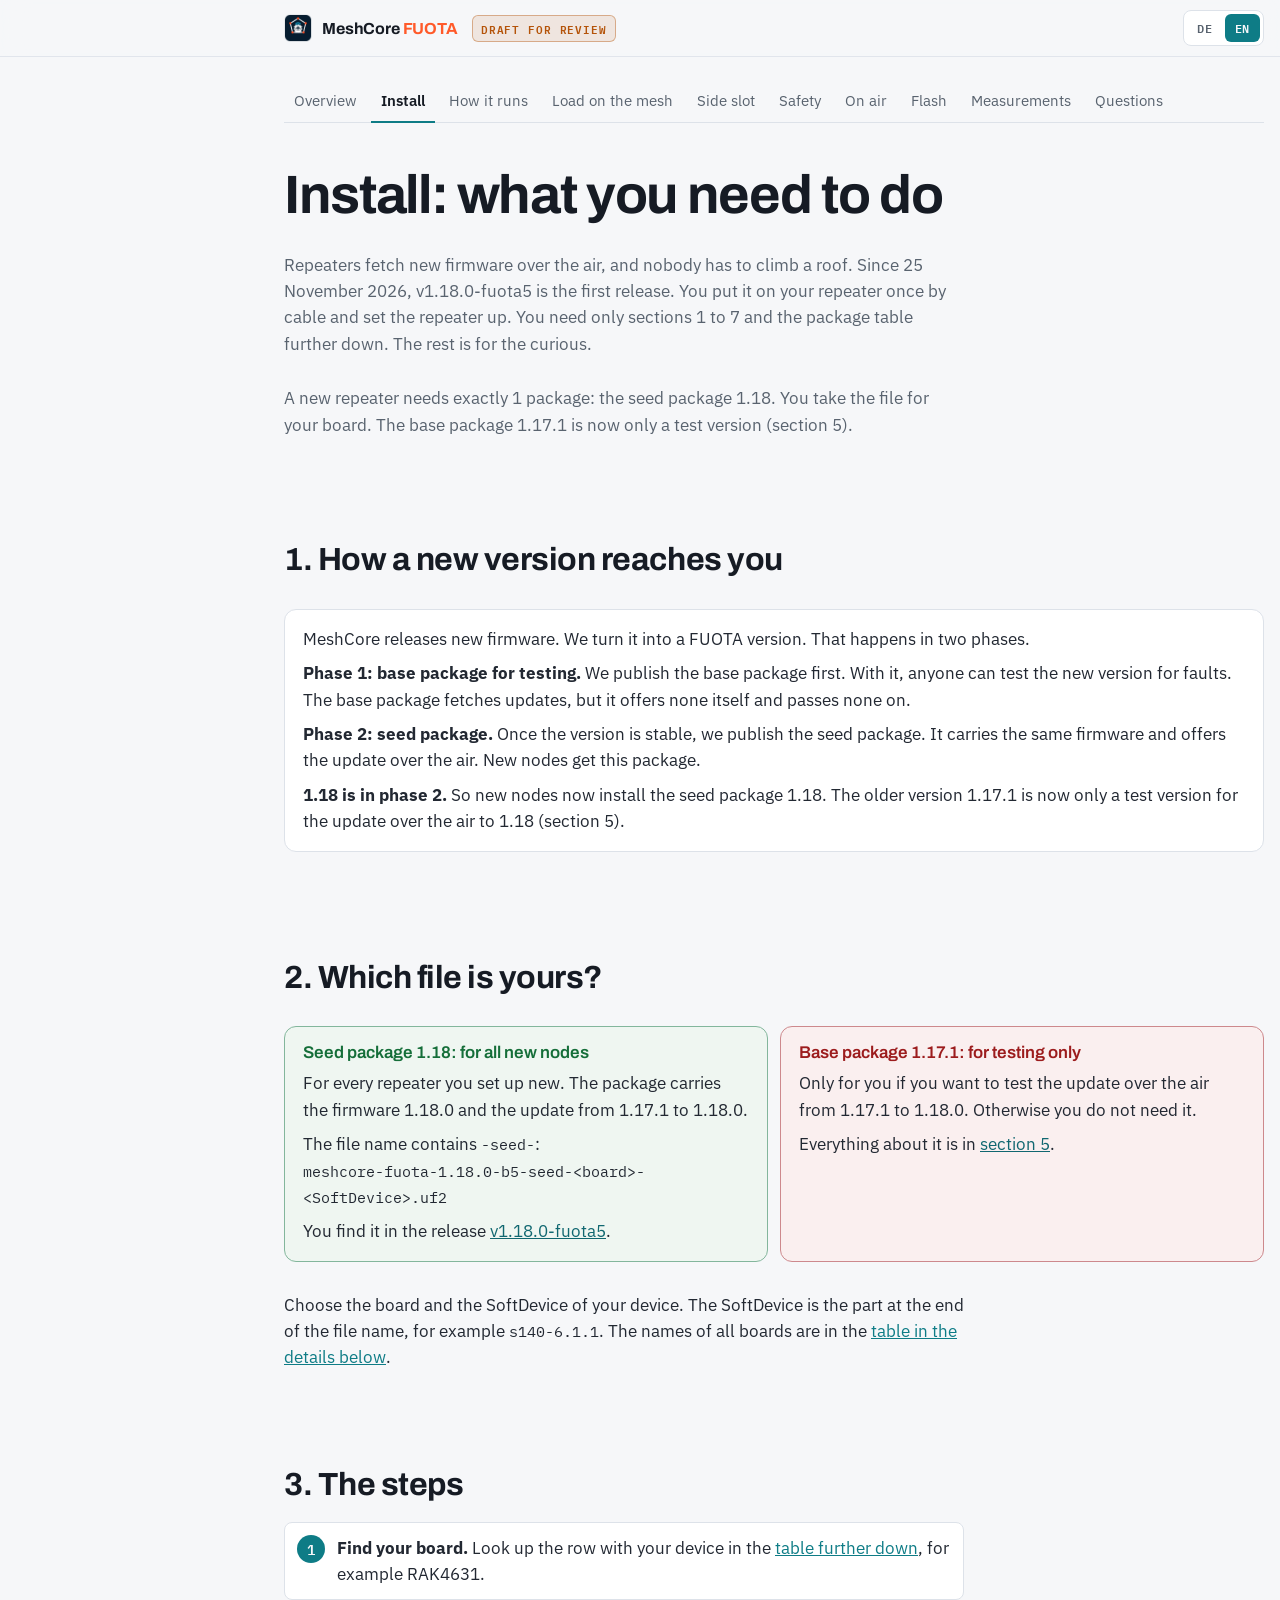
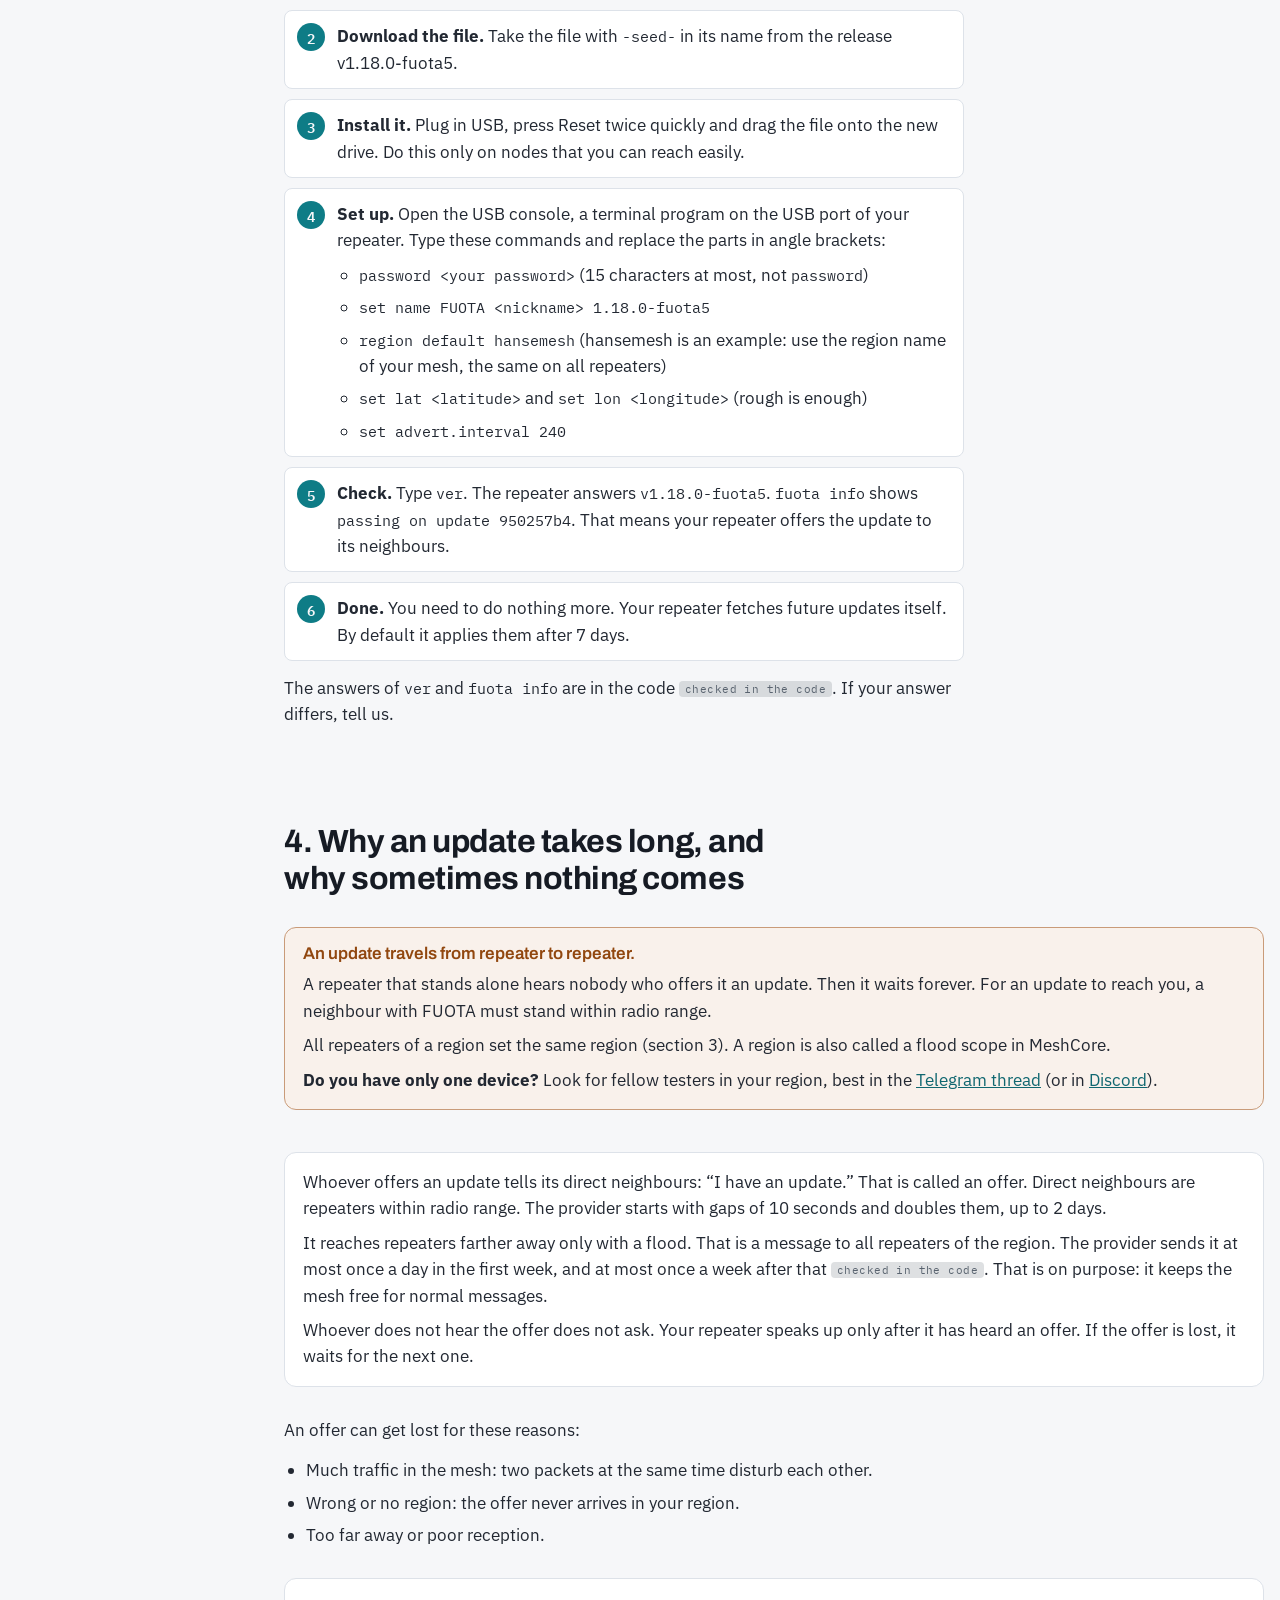
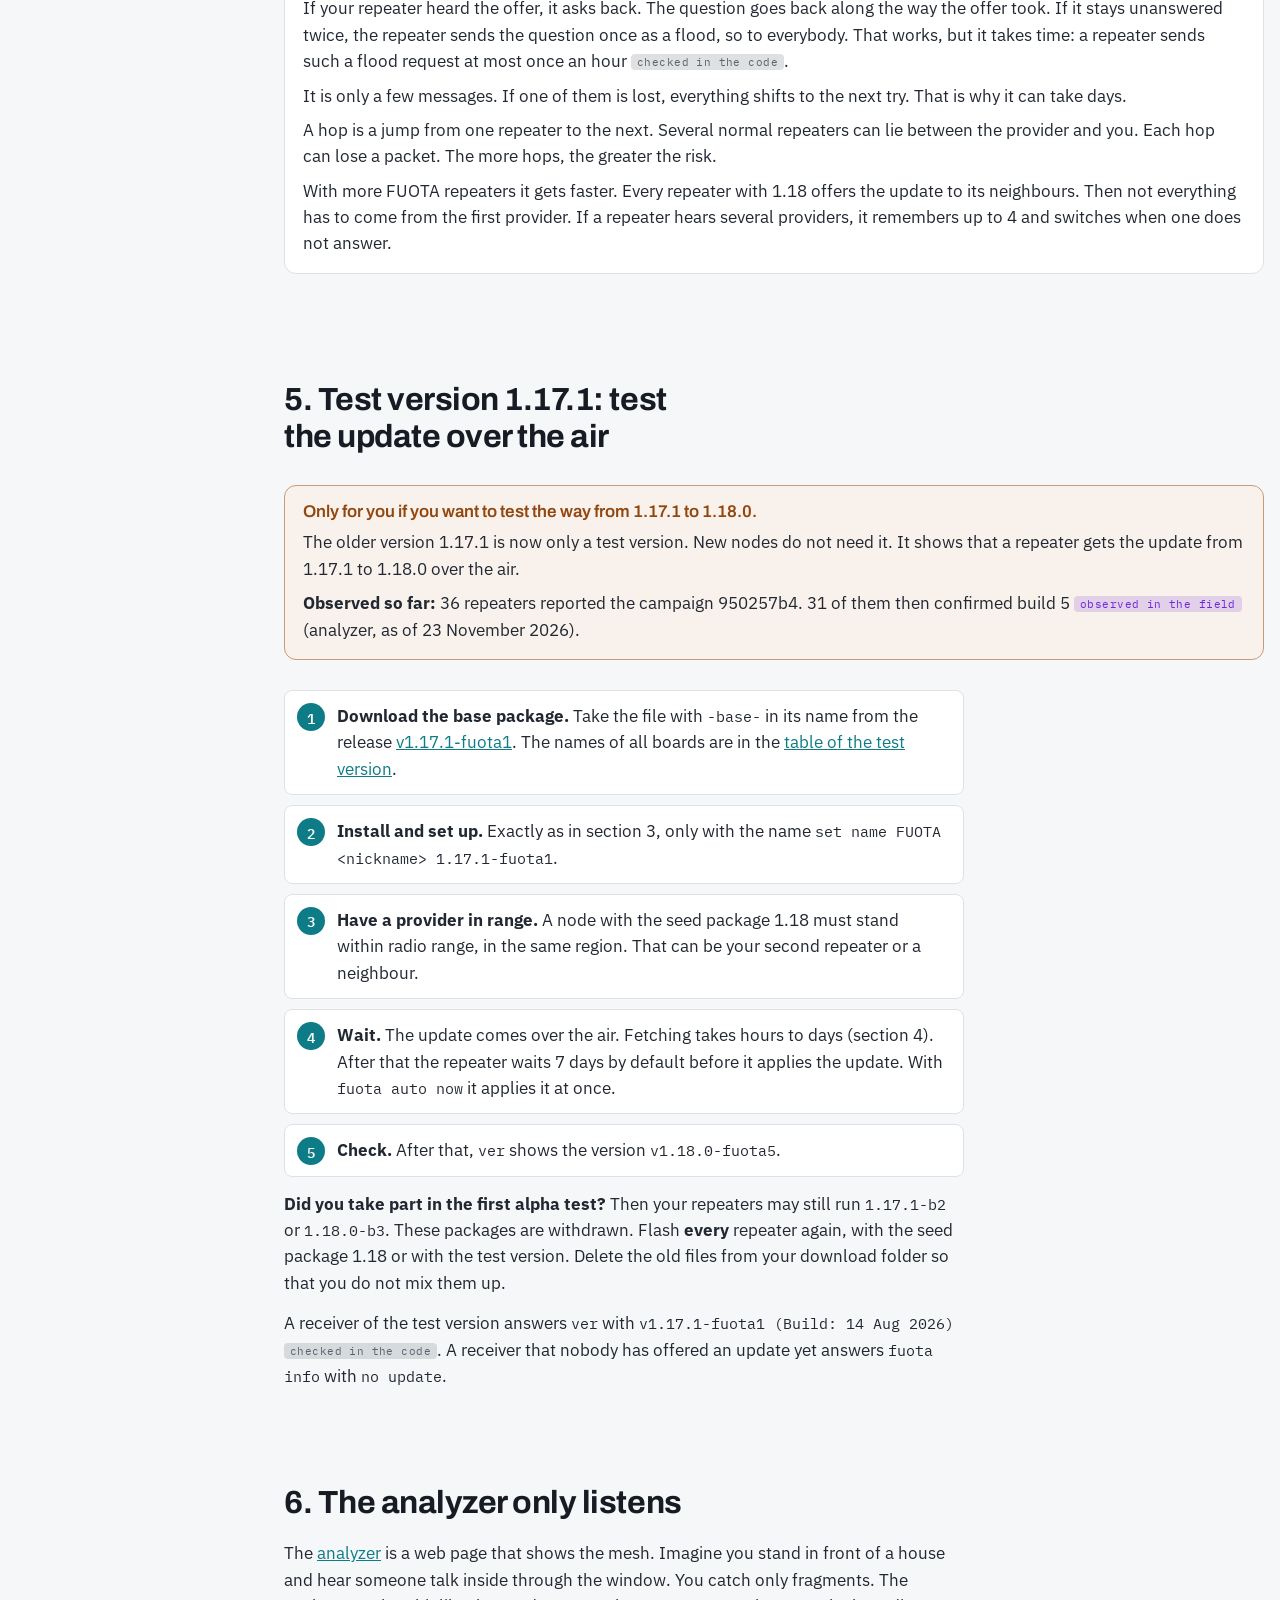
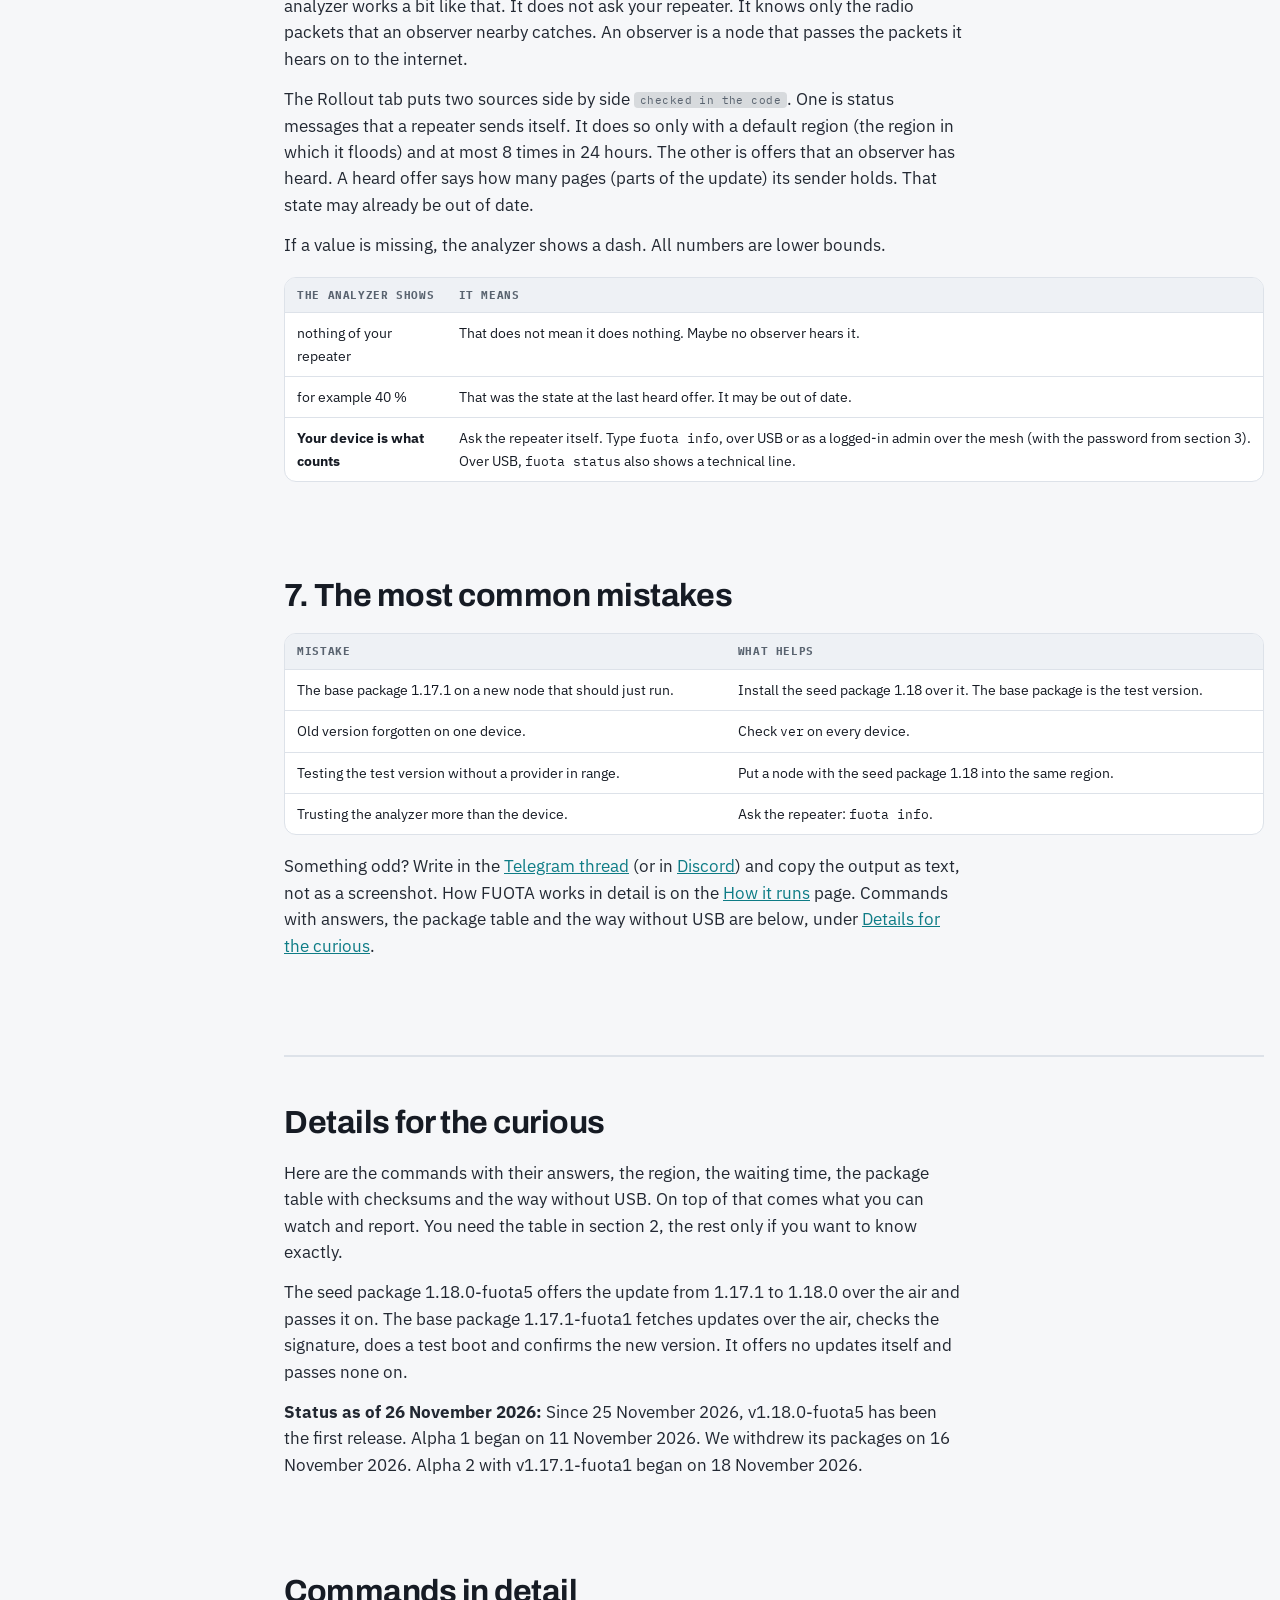
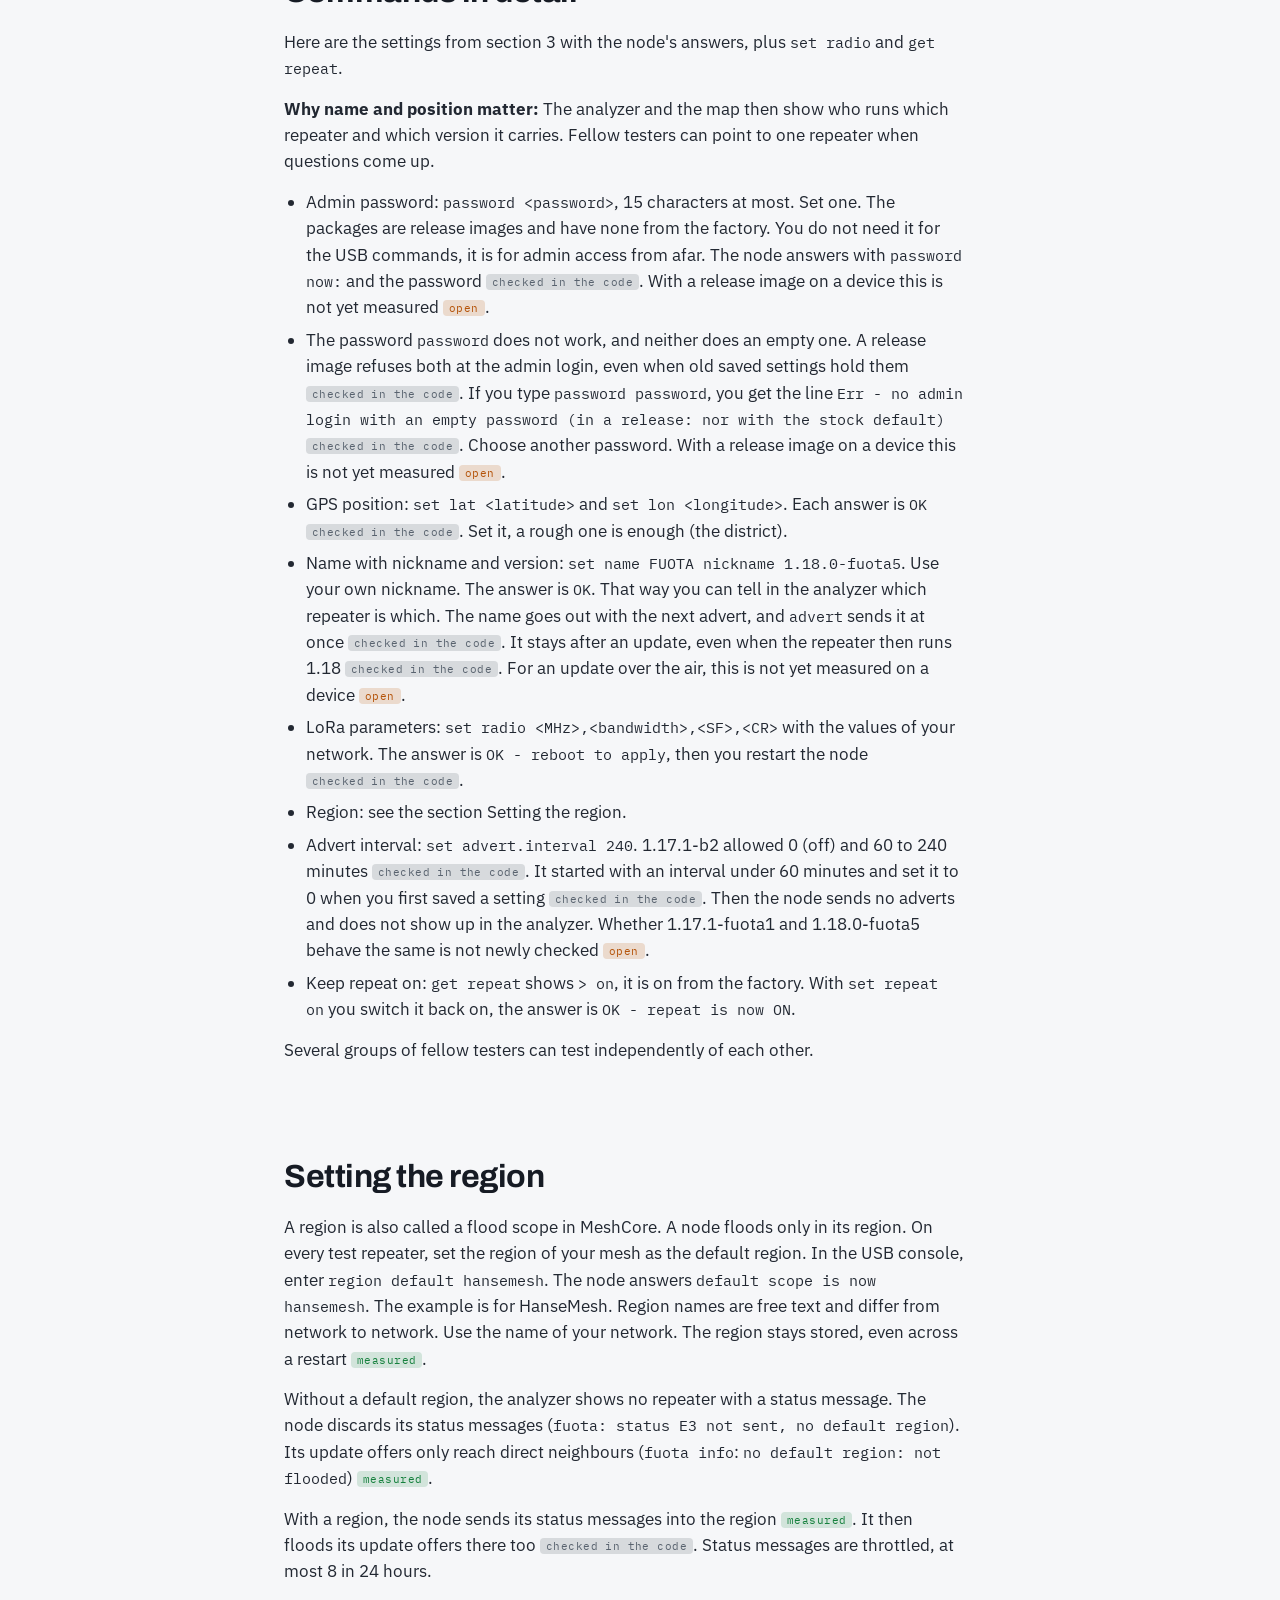
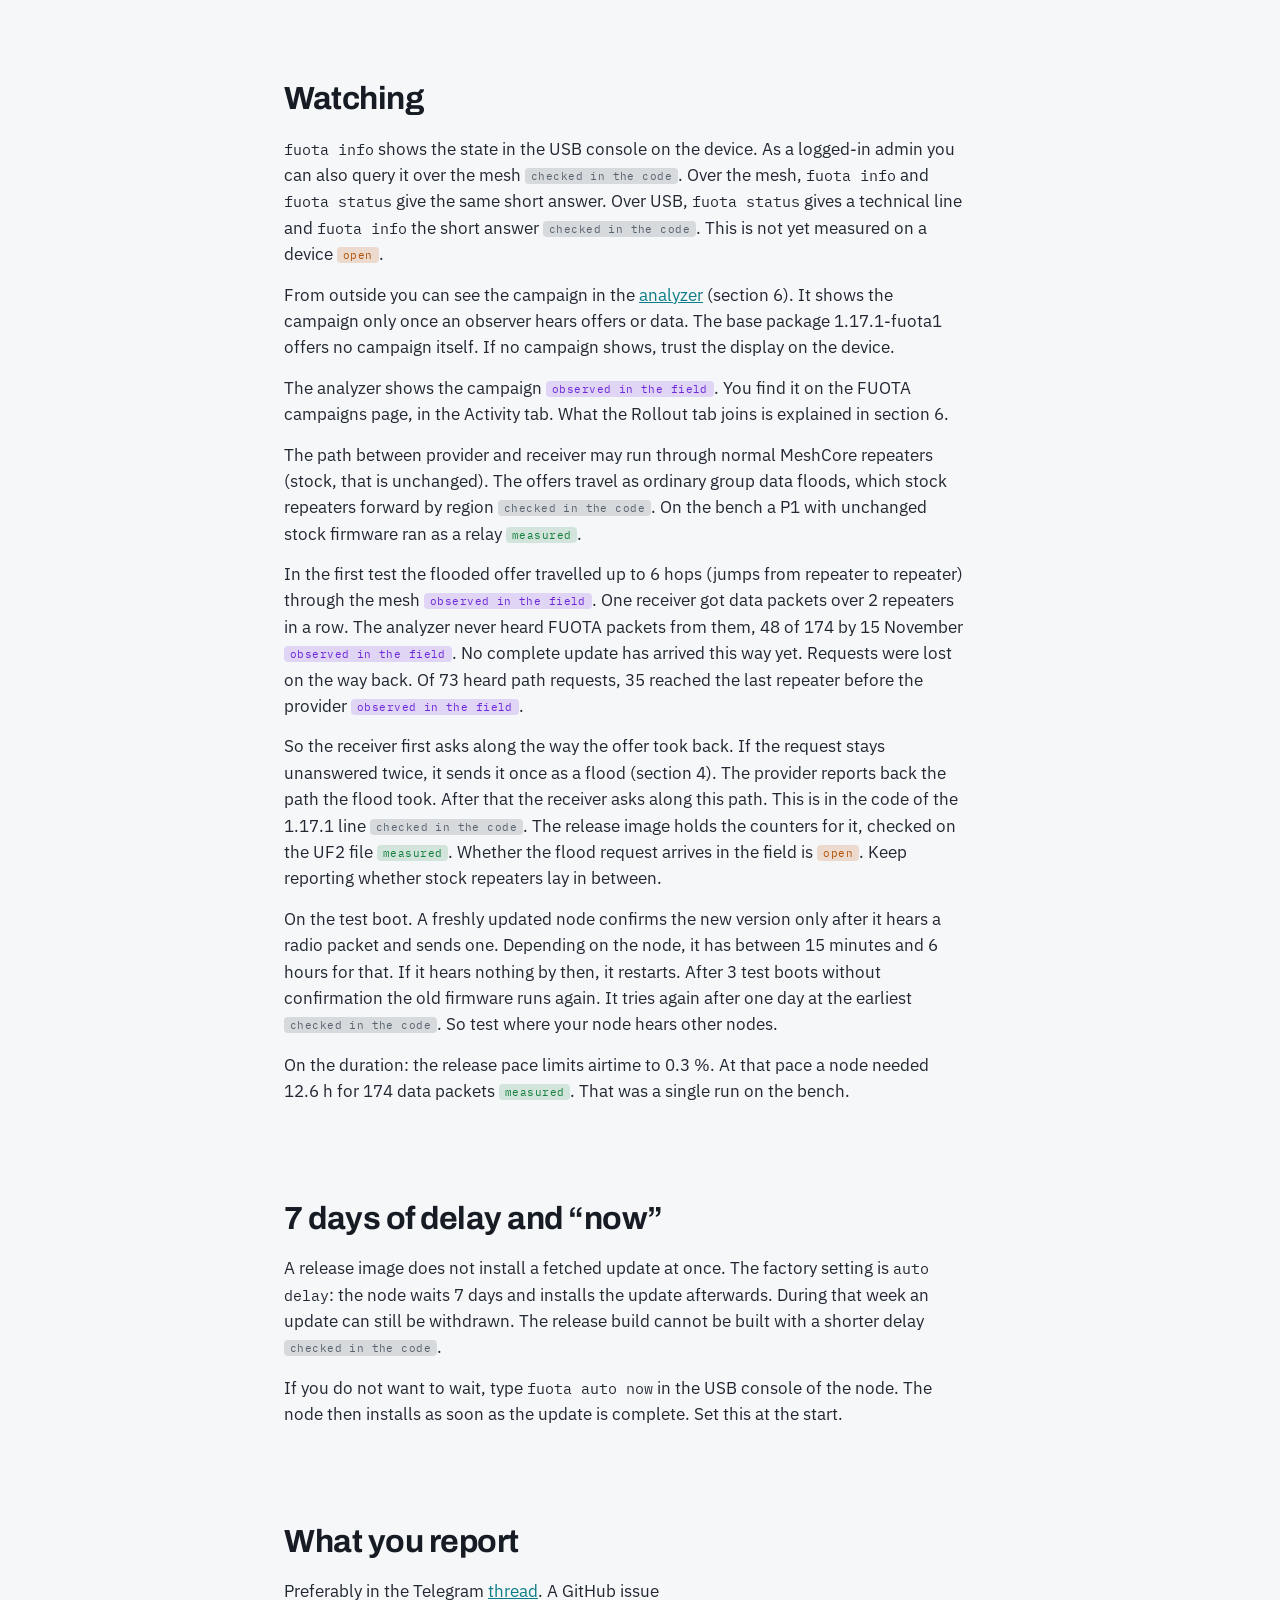
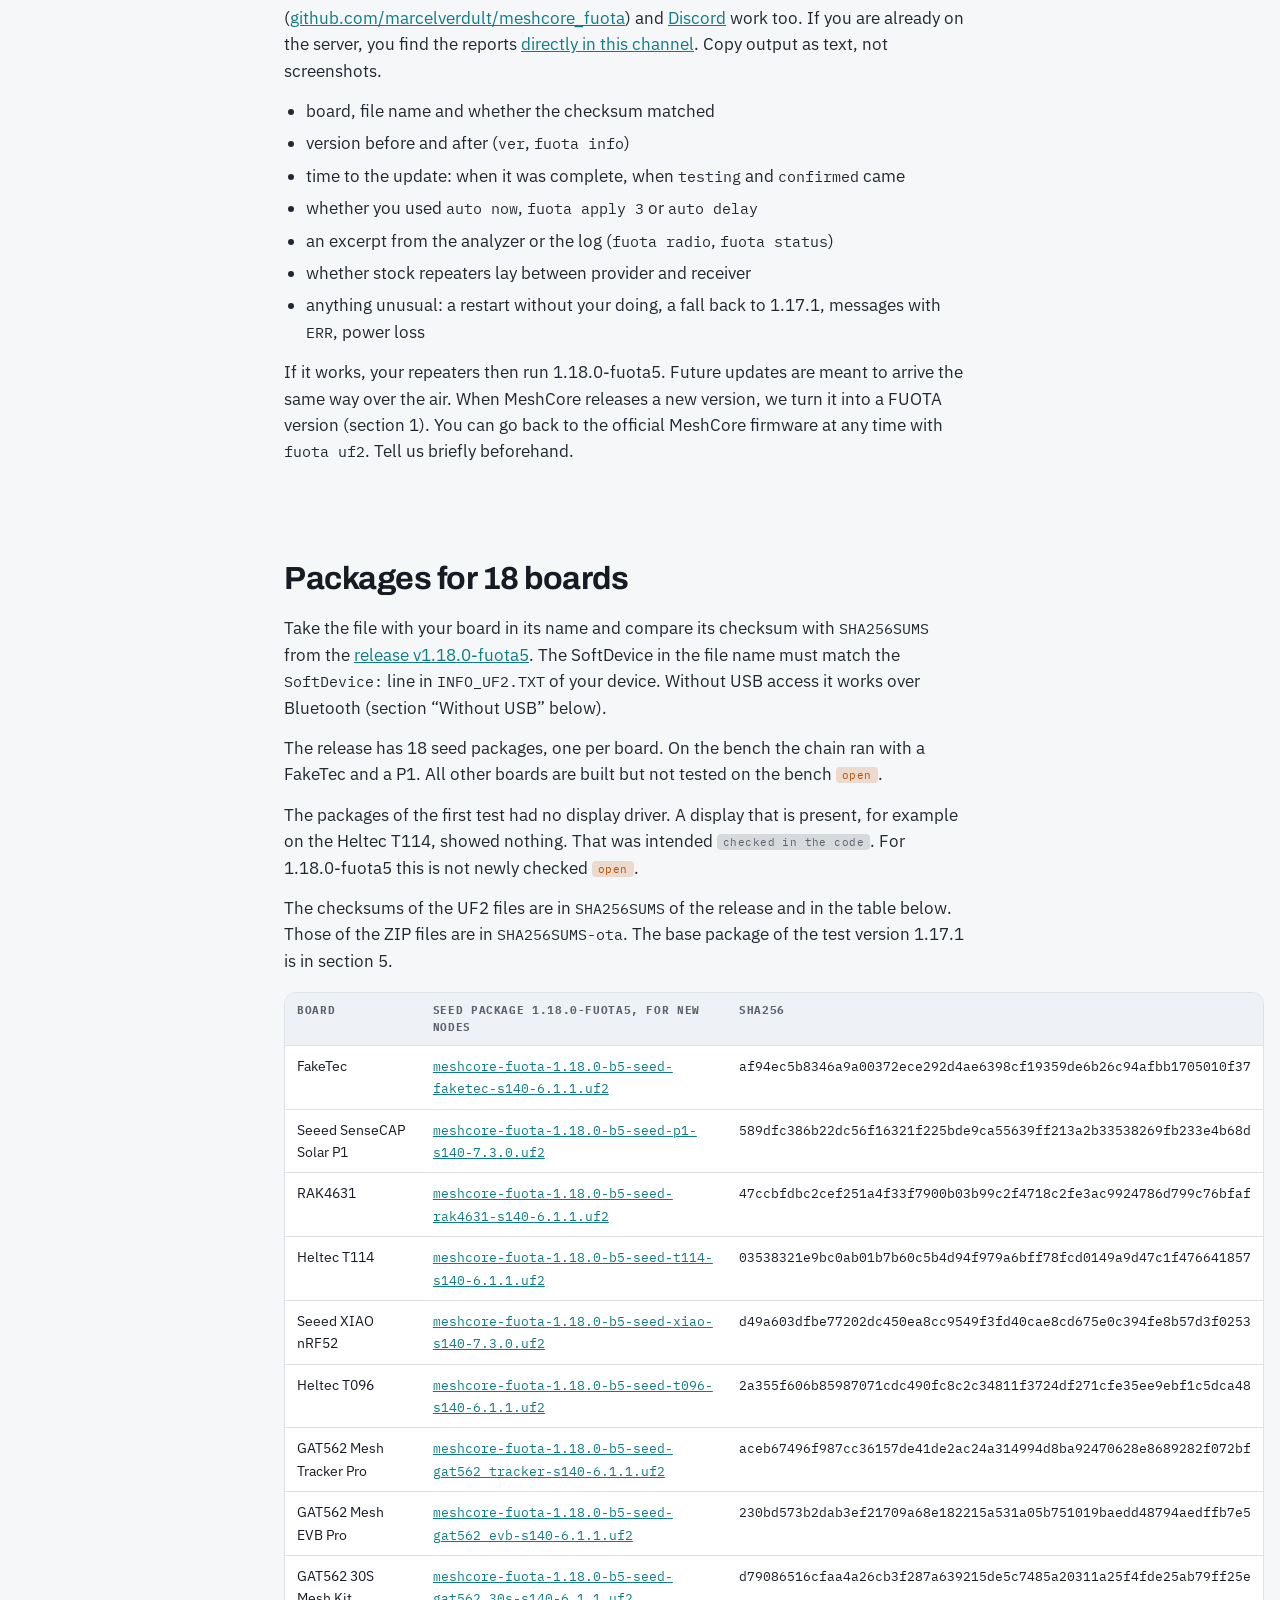
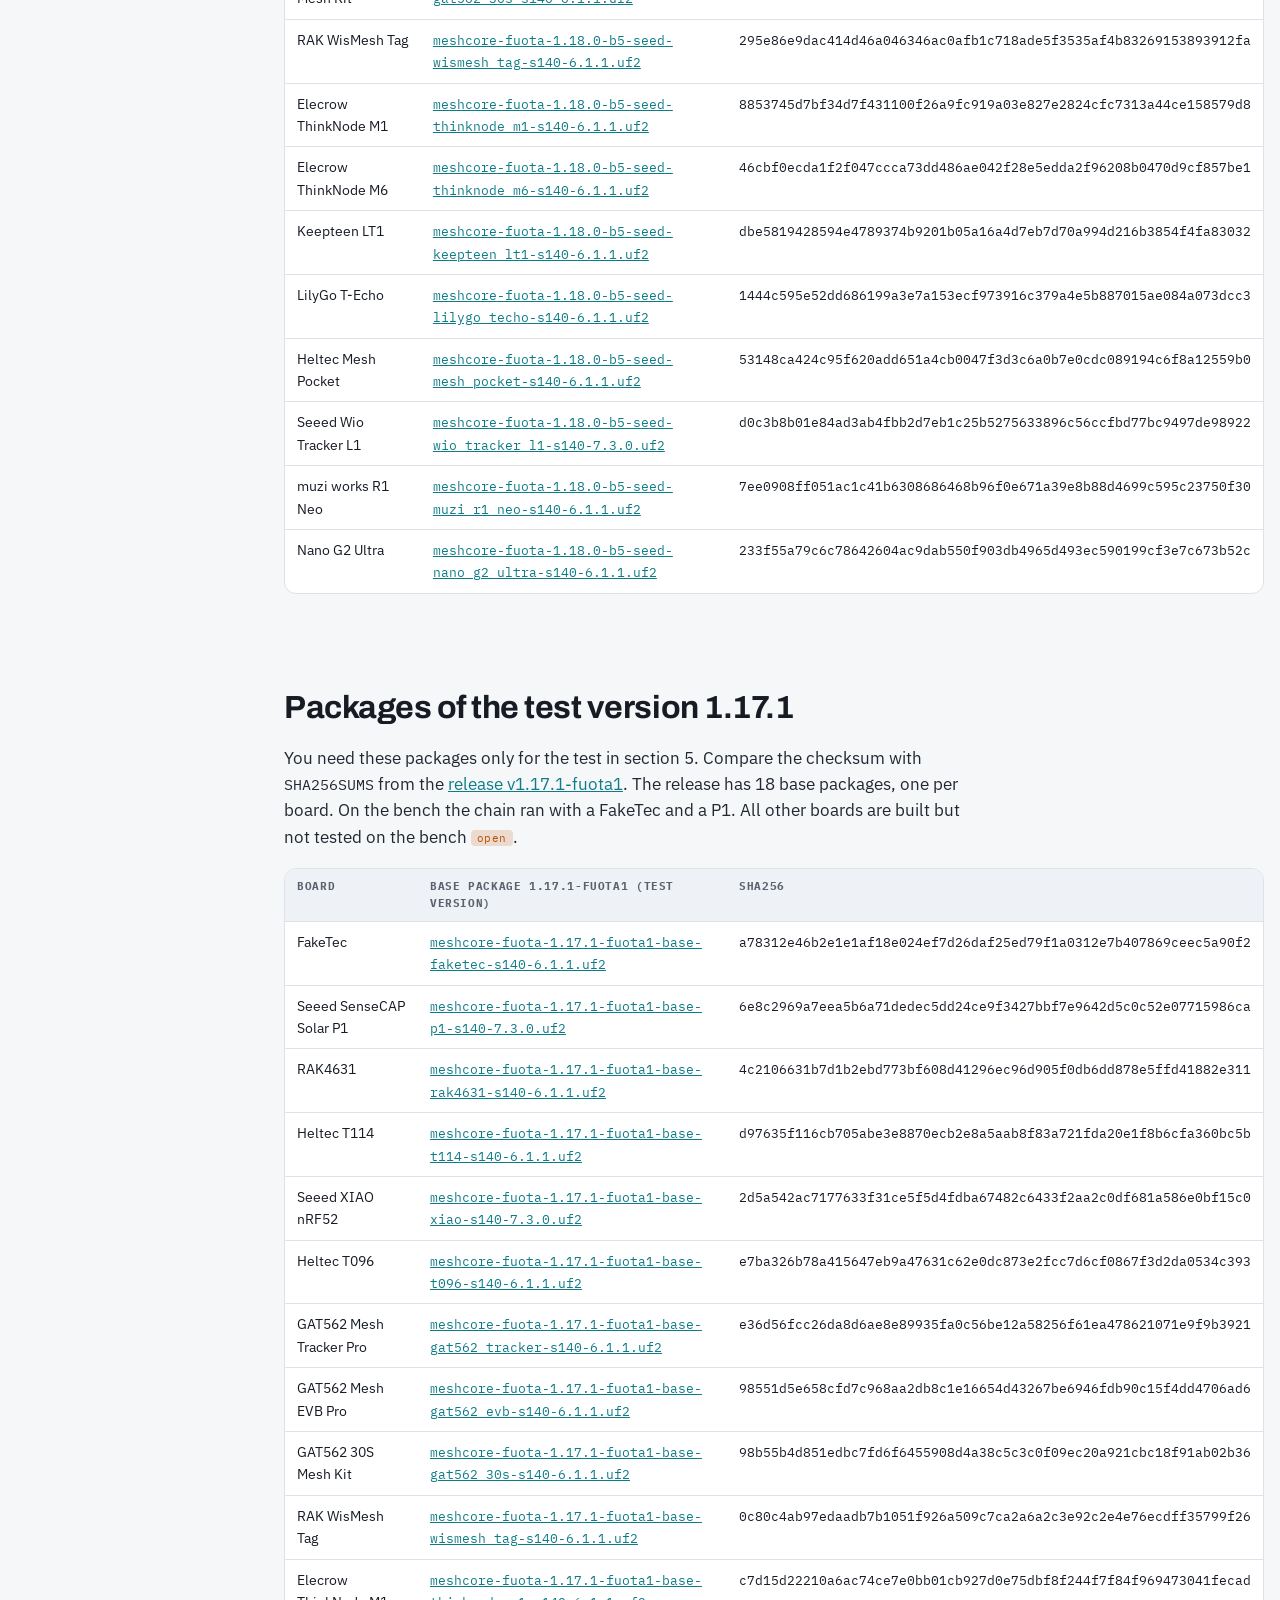
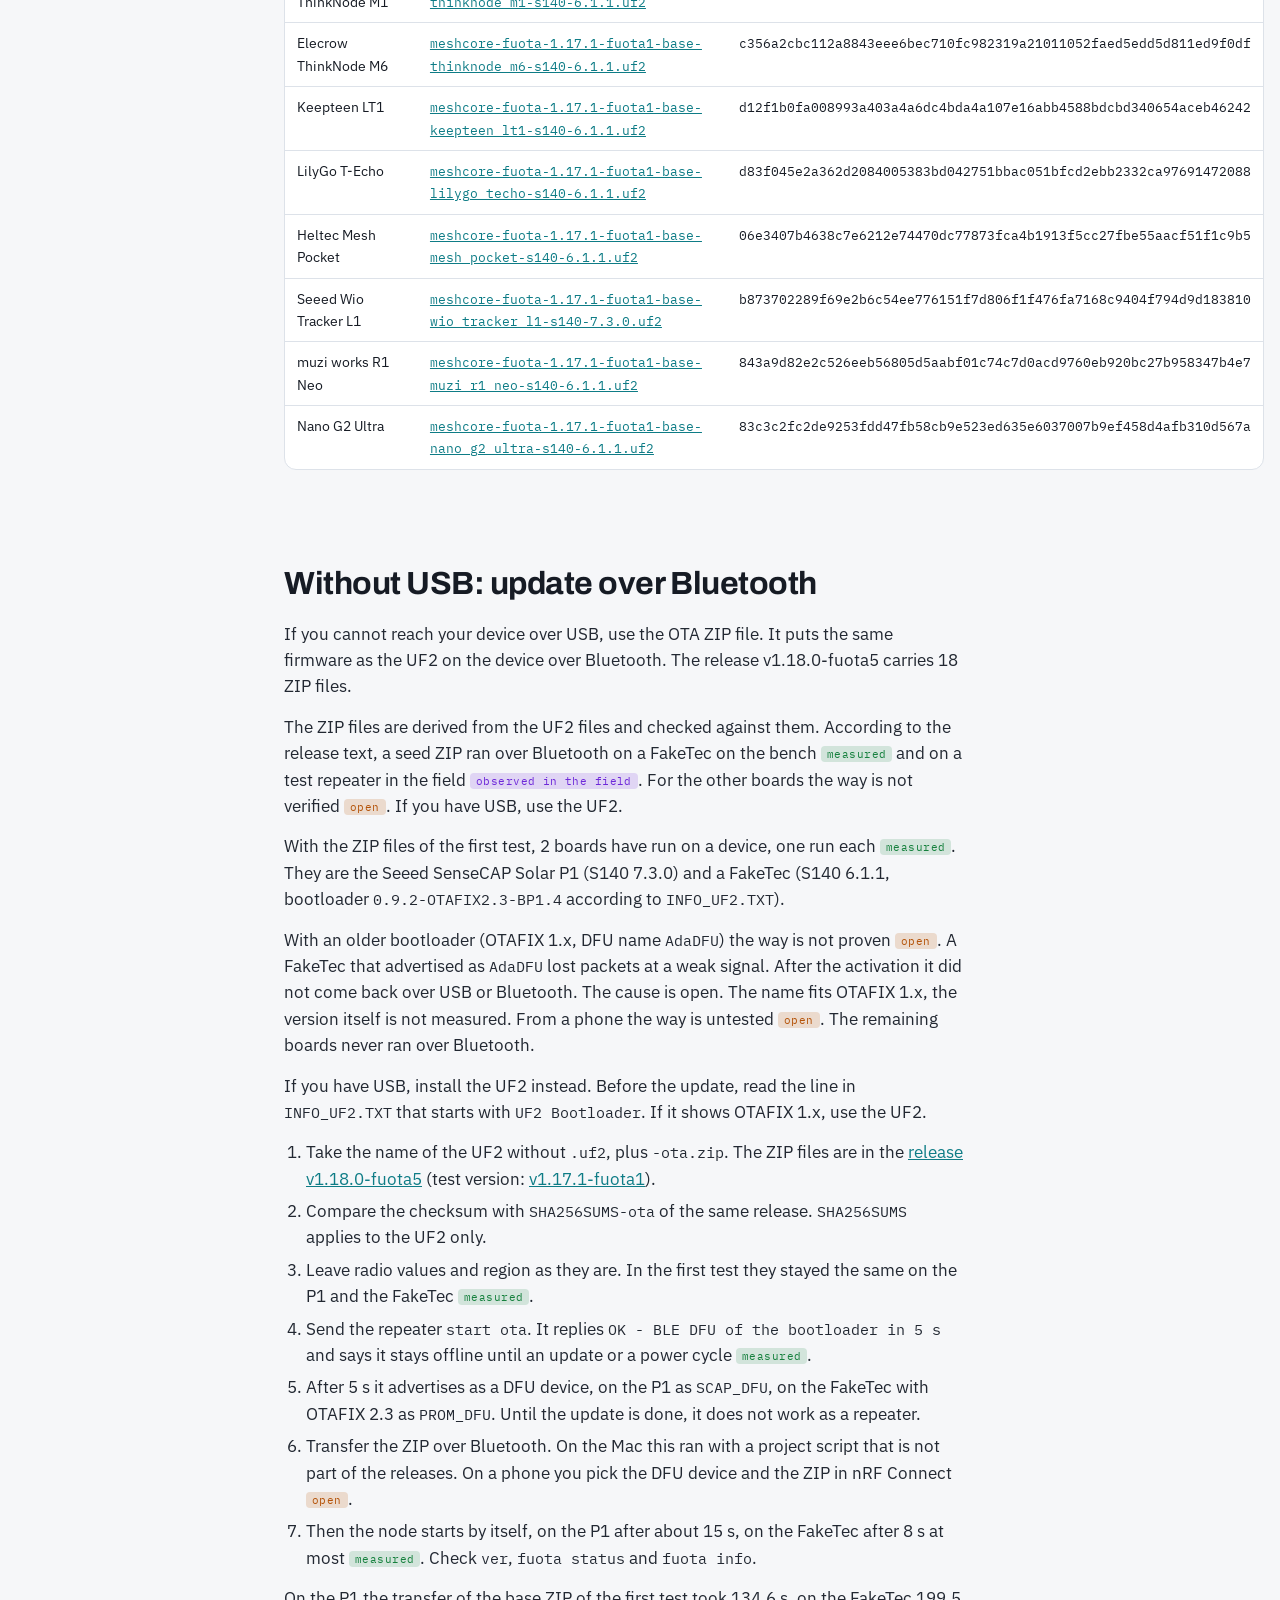
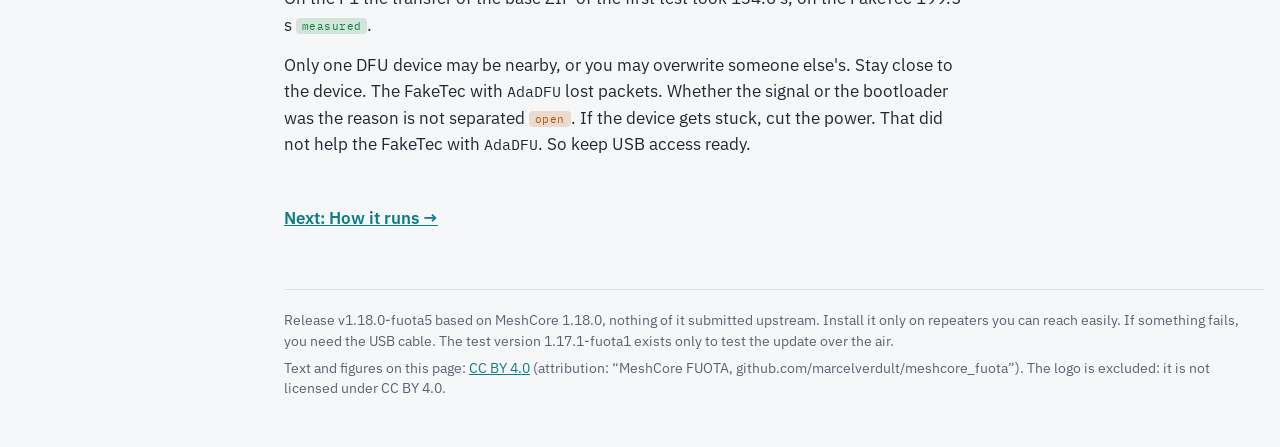
<file: alpha.html>
<!doctype html>
<html lang="de">
<head>
<meta charset="utf-8">
<meta name="viewport" content="width=device-width,initial-scale=1">
<title>Installieren · MeshCore FUOTA</title>
<meta http-equiv="refresh" content="0; url=installieren.html">
<meta name="robots" content="noindex">
<link rel="canonical" href="https://marcelverdult.github.io/meshcore_fuota/installieren.html">
<script>
(function () {
  // old section links of the former tester pages: start-alt is now start-testversion, all other ids are unchanged
  var h = location.hash.slice(1), m = {"start-alt": "start-testversion"};
  location.replace("installieren.html" + (h ? "#" + (m[h] || h) : ""));
})();
</script>
<style>
  :root{color-scheme:light dark;--bg:#fff;--fg:#1b1f24;--accent:#0b57a4}
  @media (prefers-color-scheme:dark){:root{--bg:#0f1318;--fg:#e8ecf1;--accent:#7fb4ee}}
  body{margin:0;padding:48px 16px;background:var(--bg);color:var(--fg);font:18px/1.5 system-ui,sans-serif}
  main{max-width:34em;margin:0 auto}
  a{color:var(--accent)}
</style>
</head>
<body>
<main>
  <p lang="de">Diese Seite ist umgezogen. Die Installation steht jetzt auf einer Seite: <a href="installieren.html">installieren.html</a>.</p>
  <p lang="en">This page has moved. The install guide now lives on one page: <a href="installieren.html">installieren.html</a>.</p>
</main>
</body>
</html>
</file>
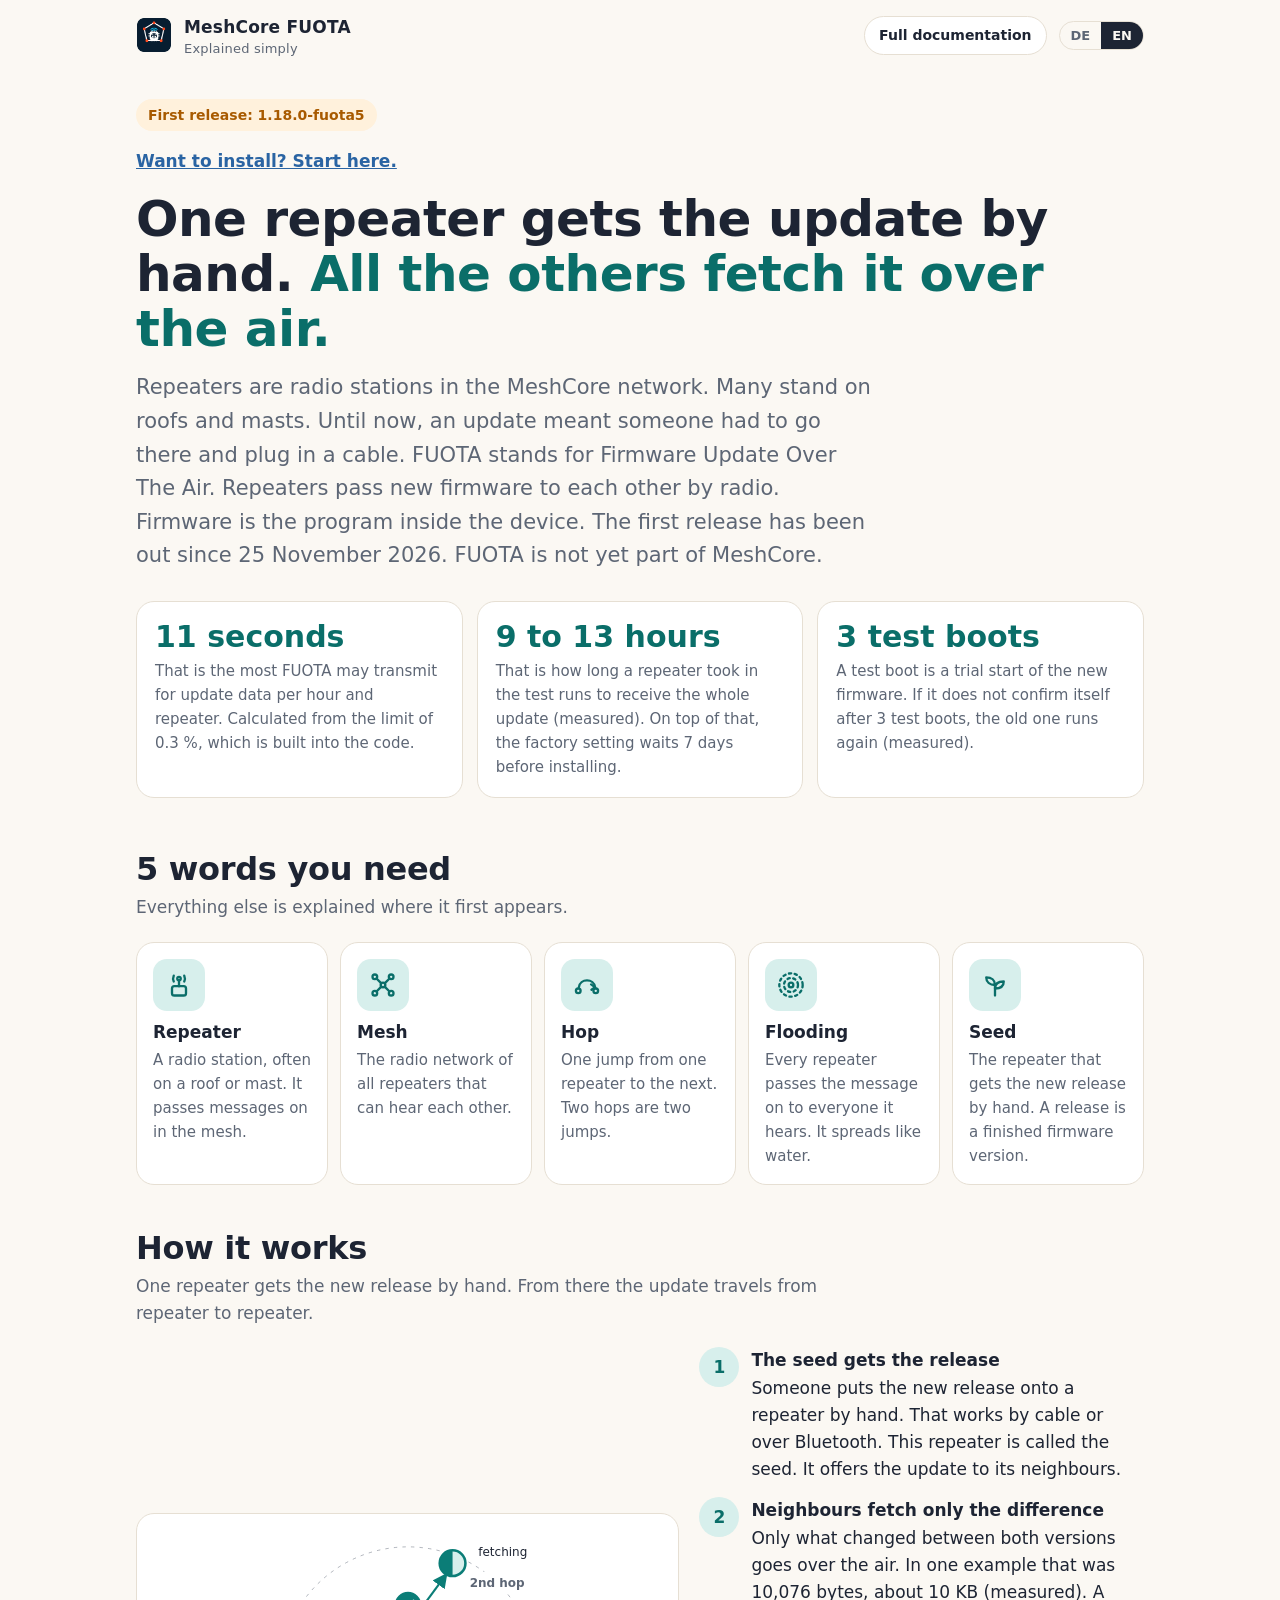
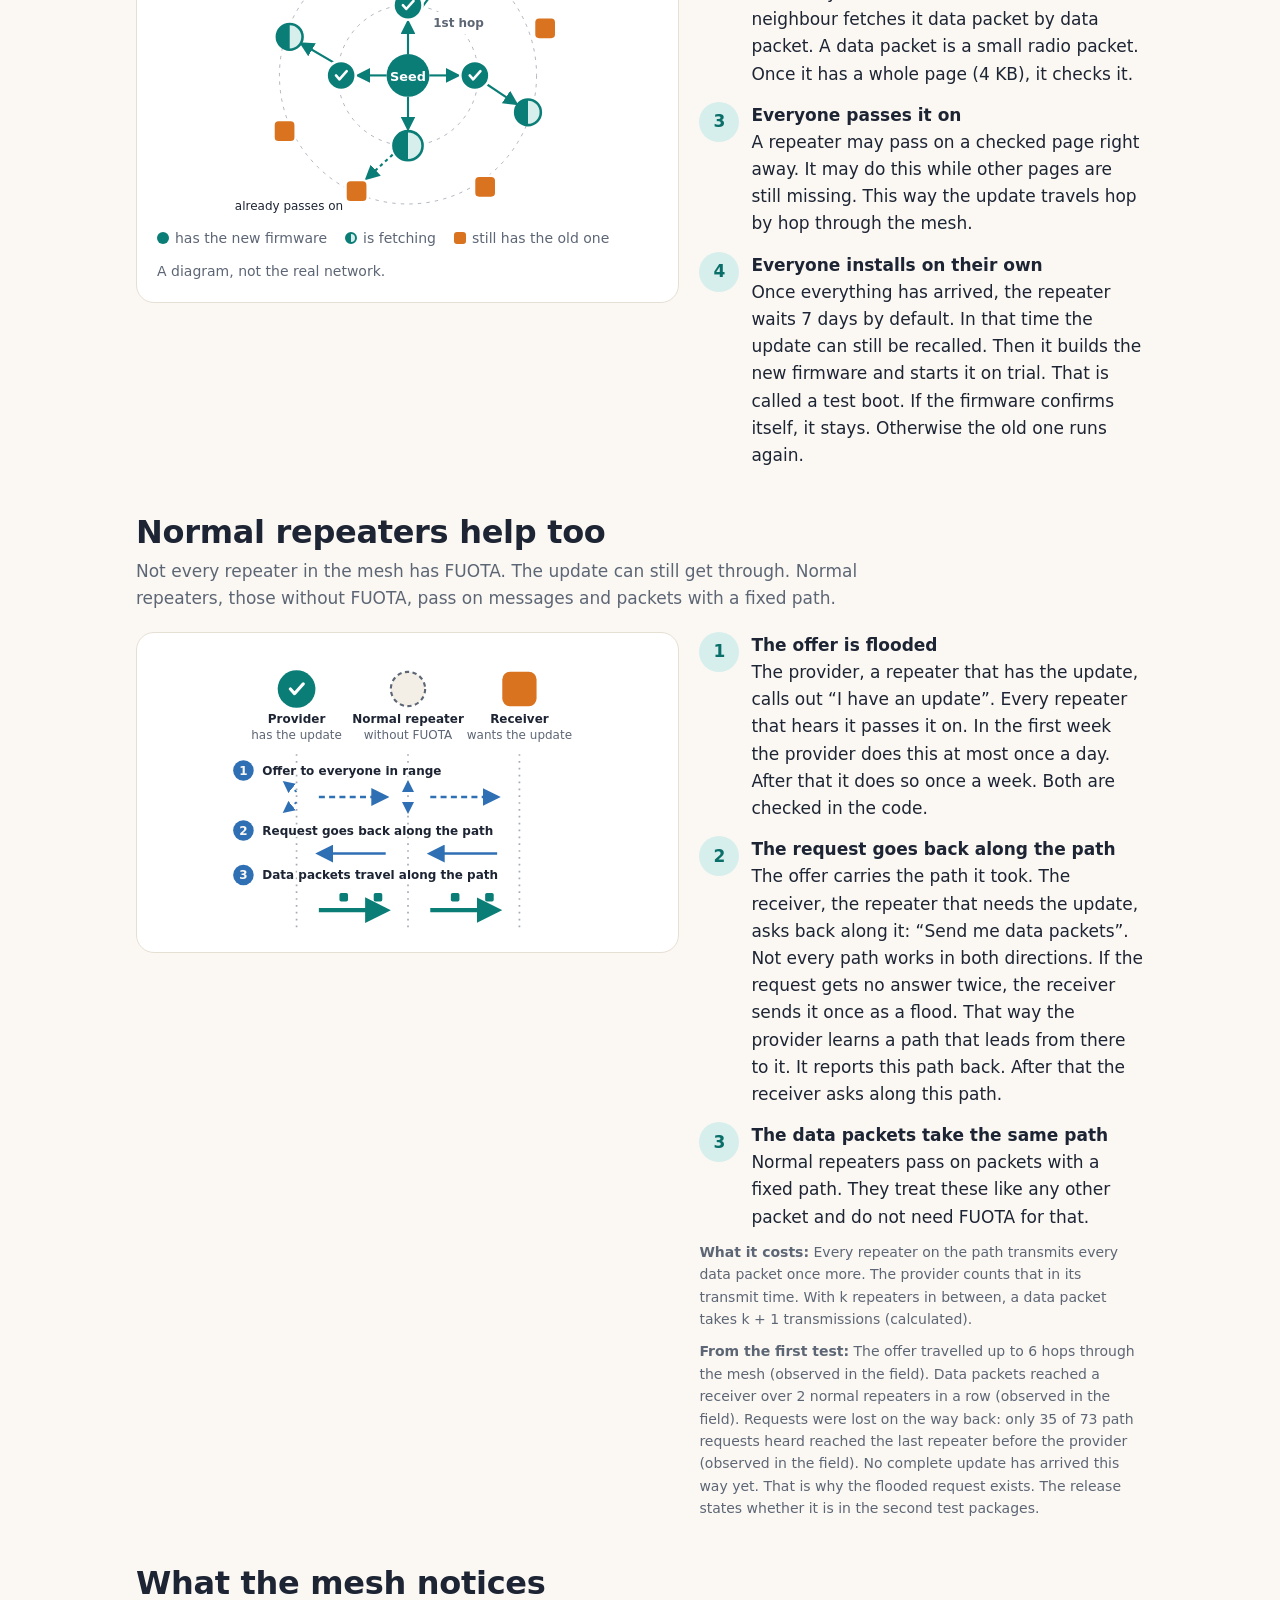
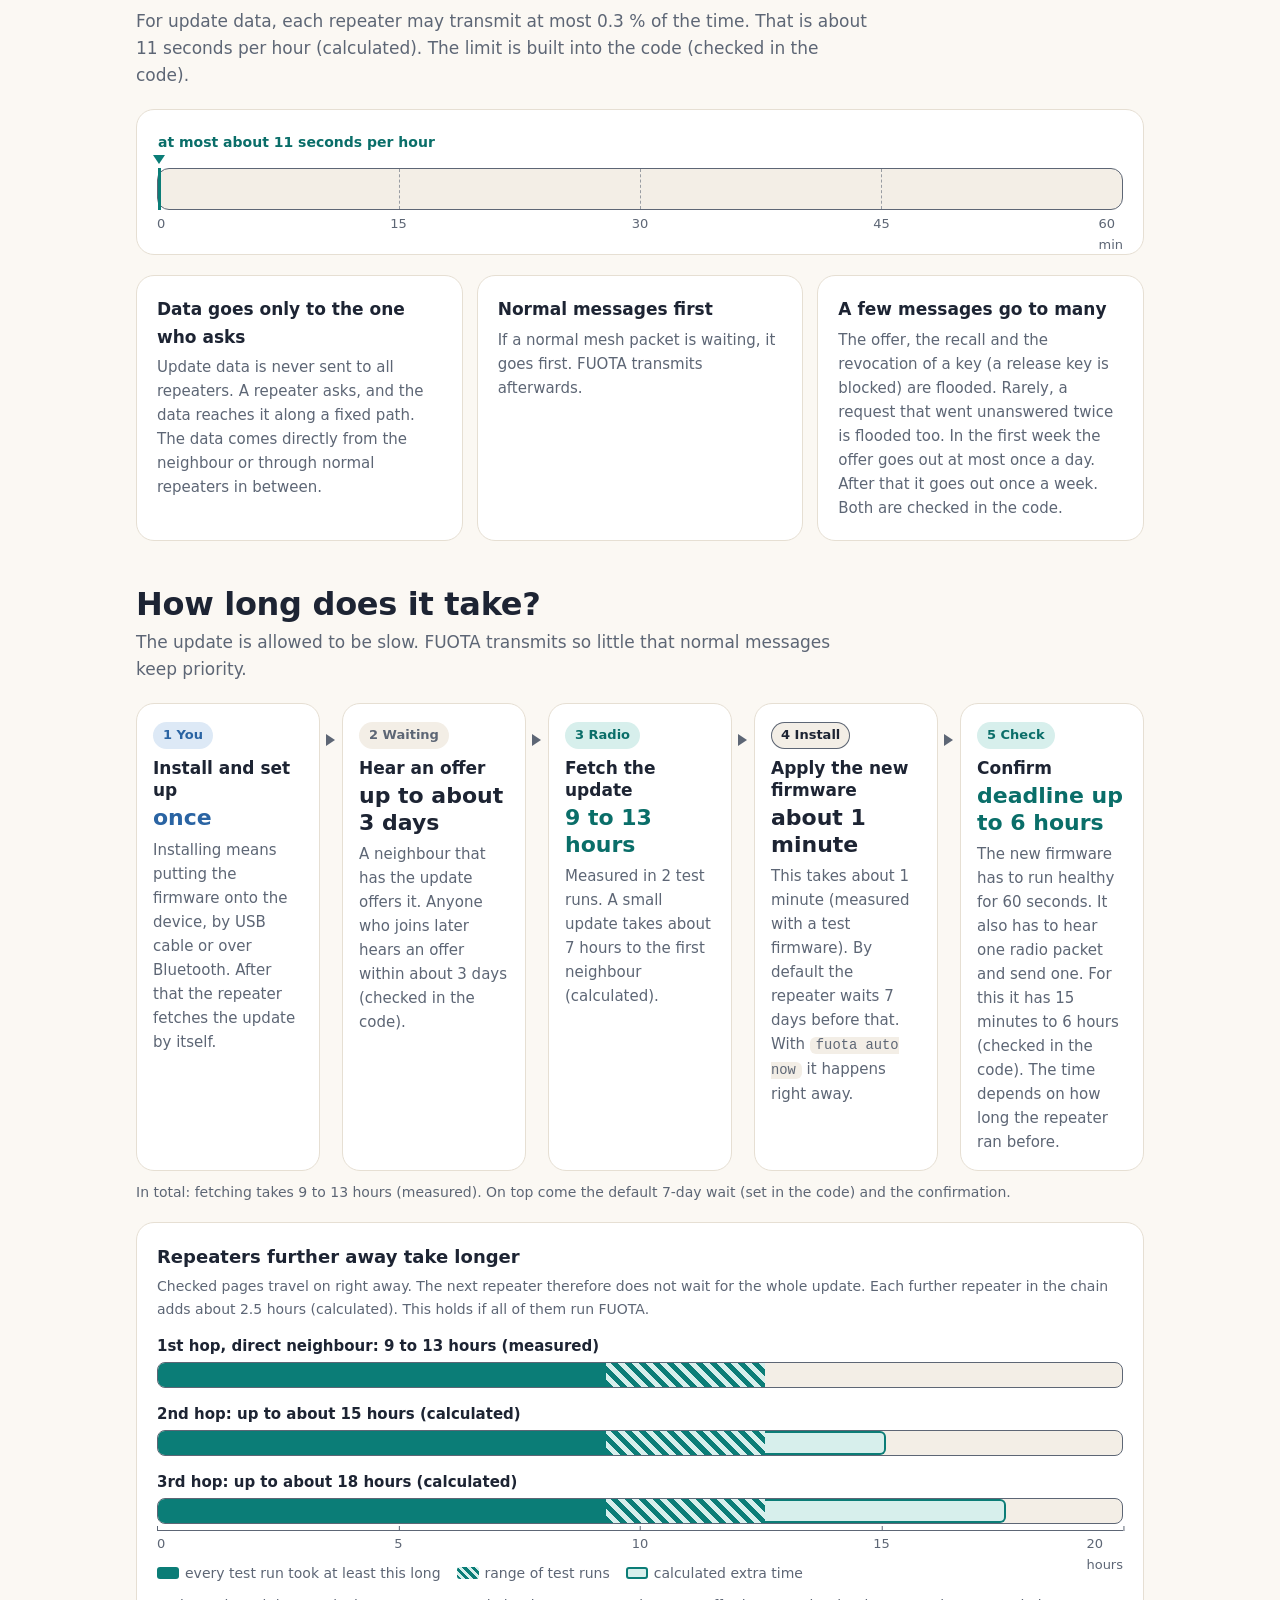
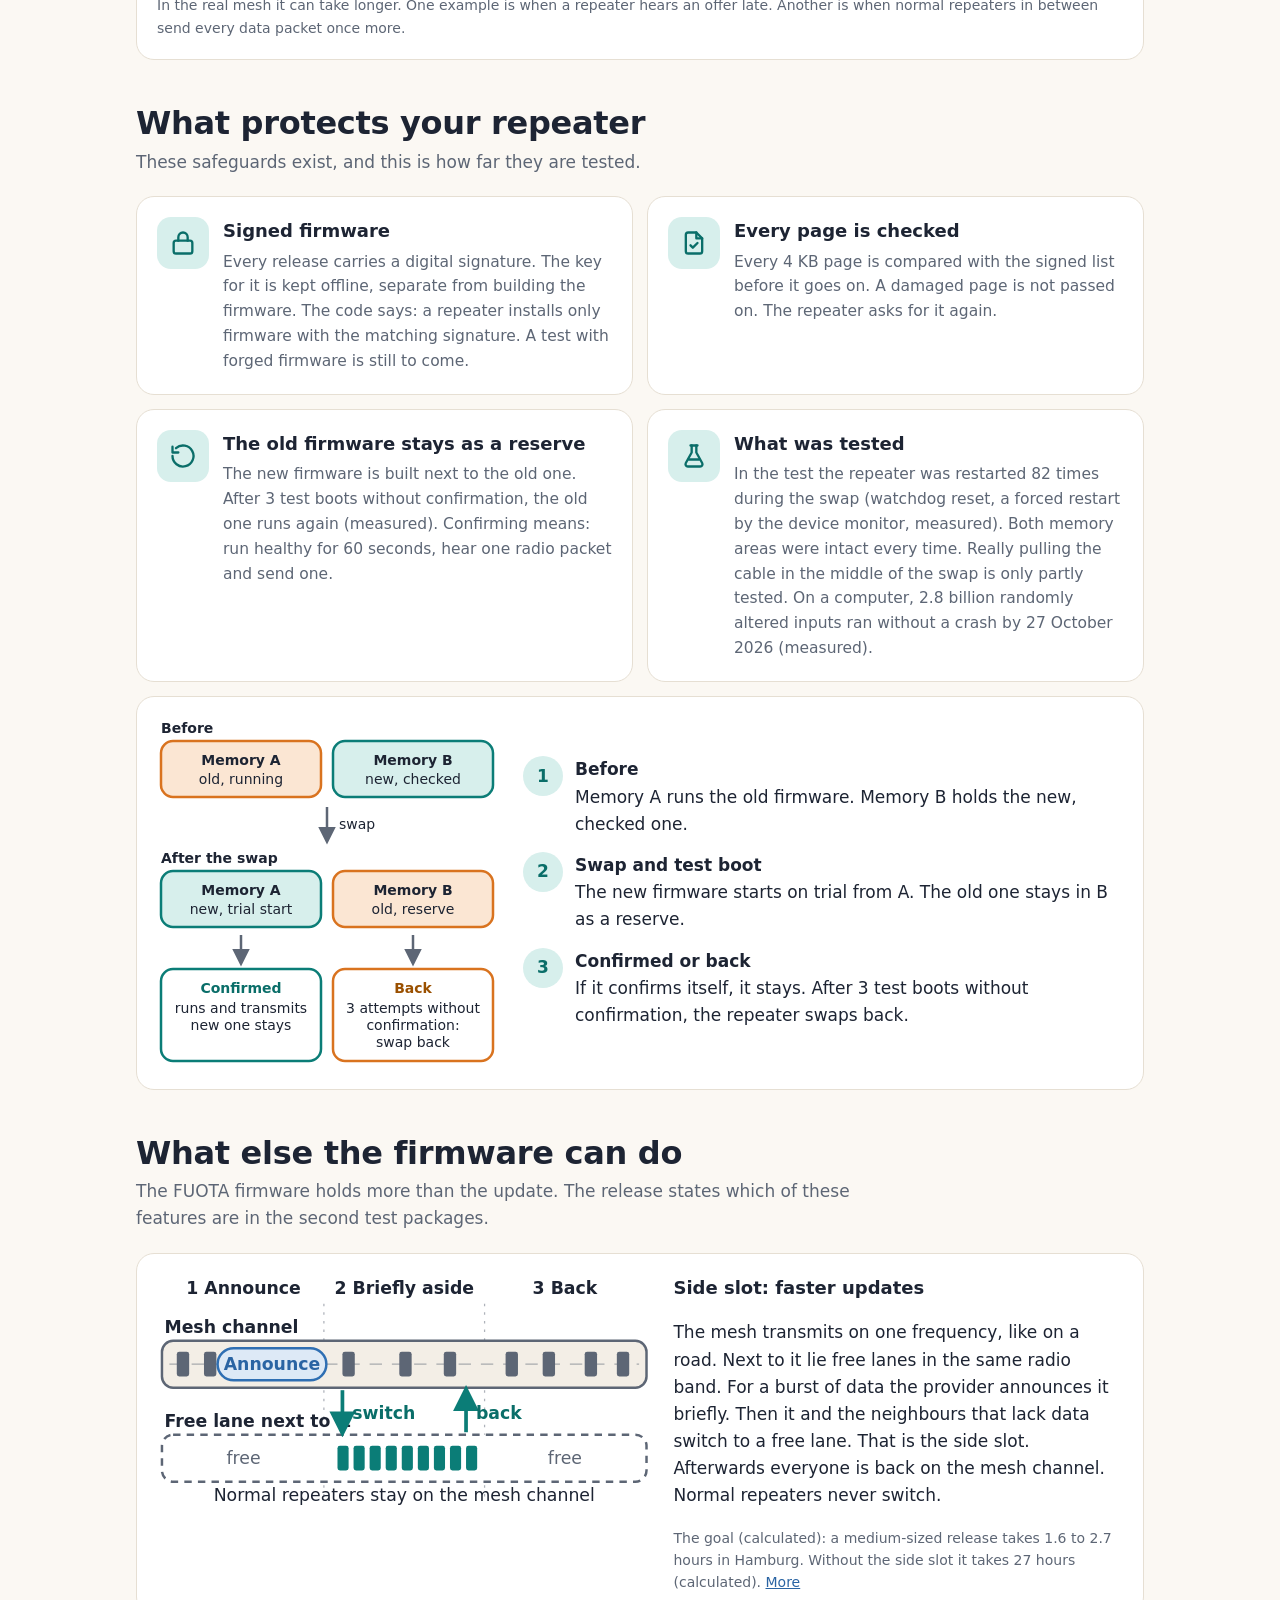
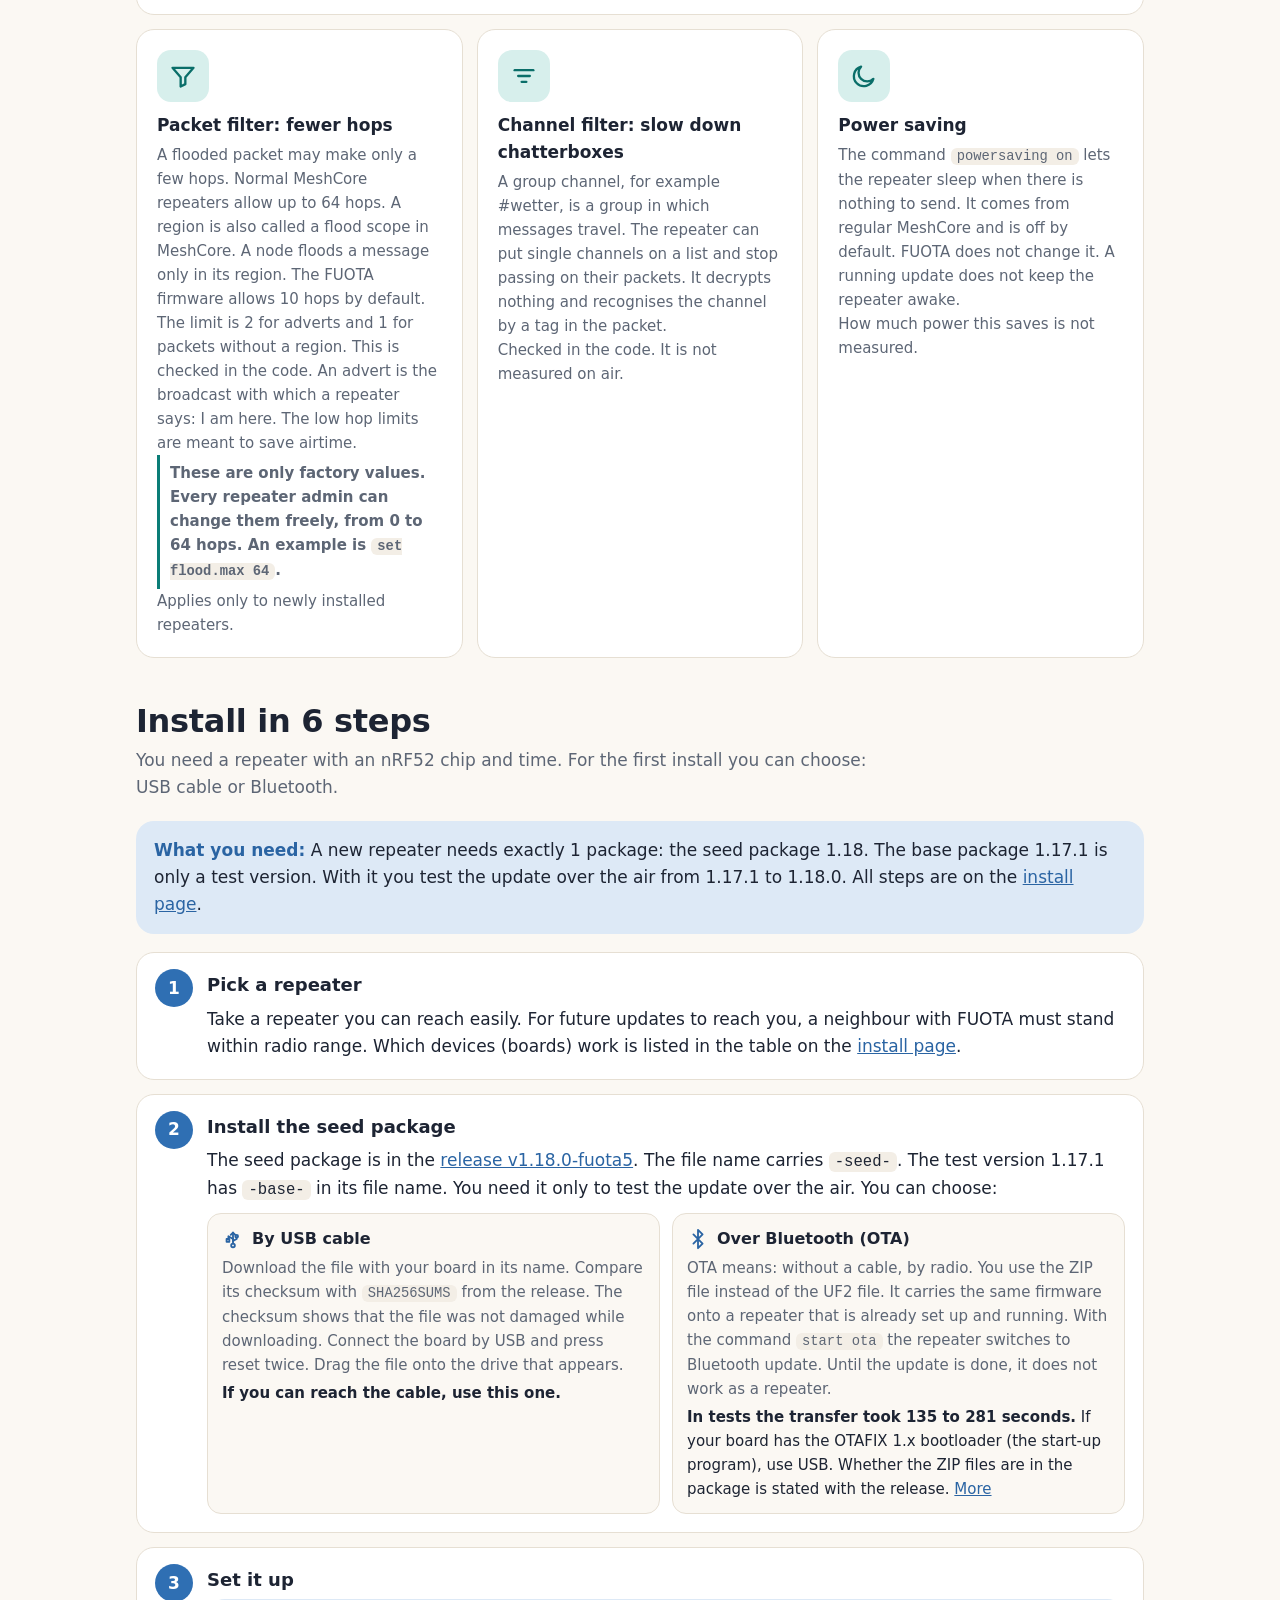
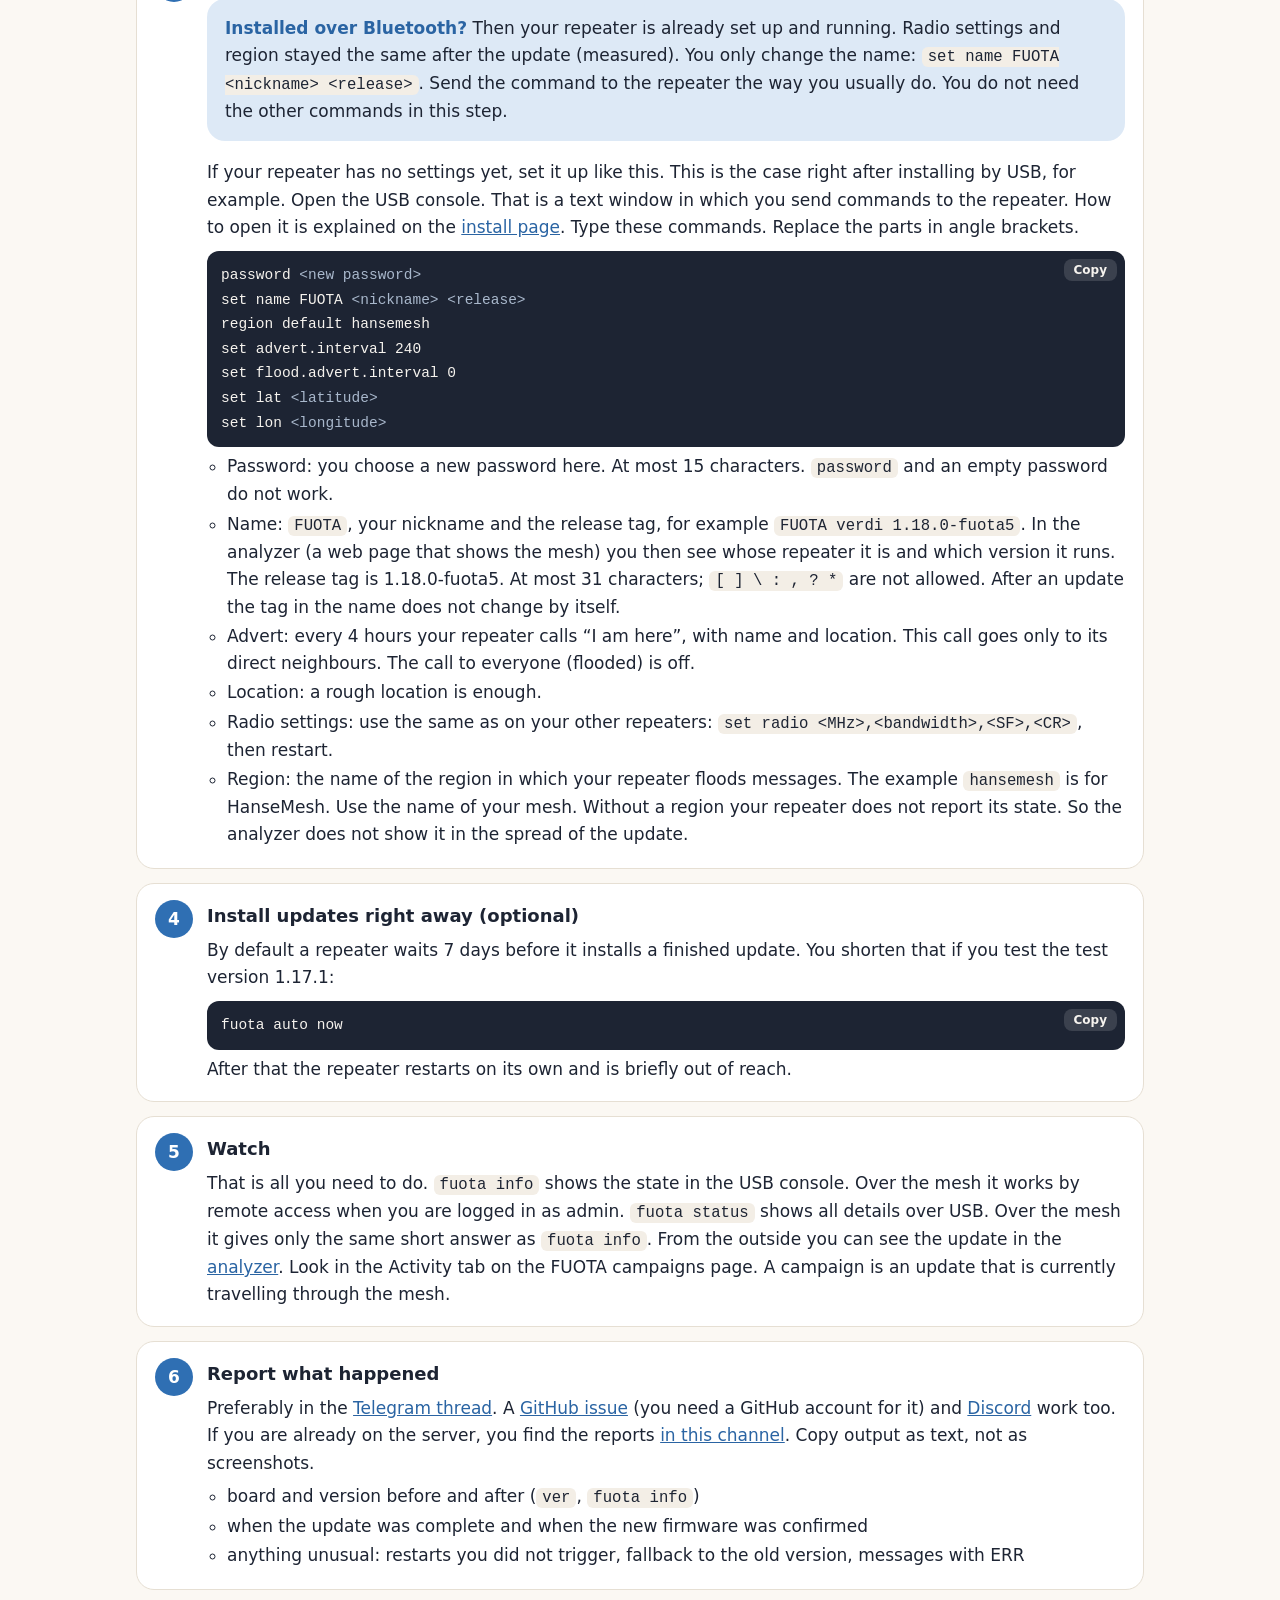
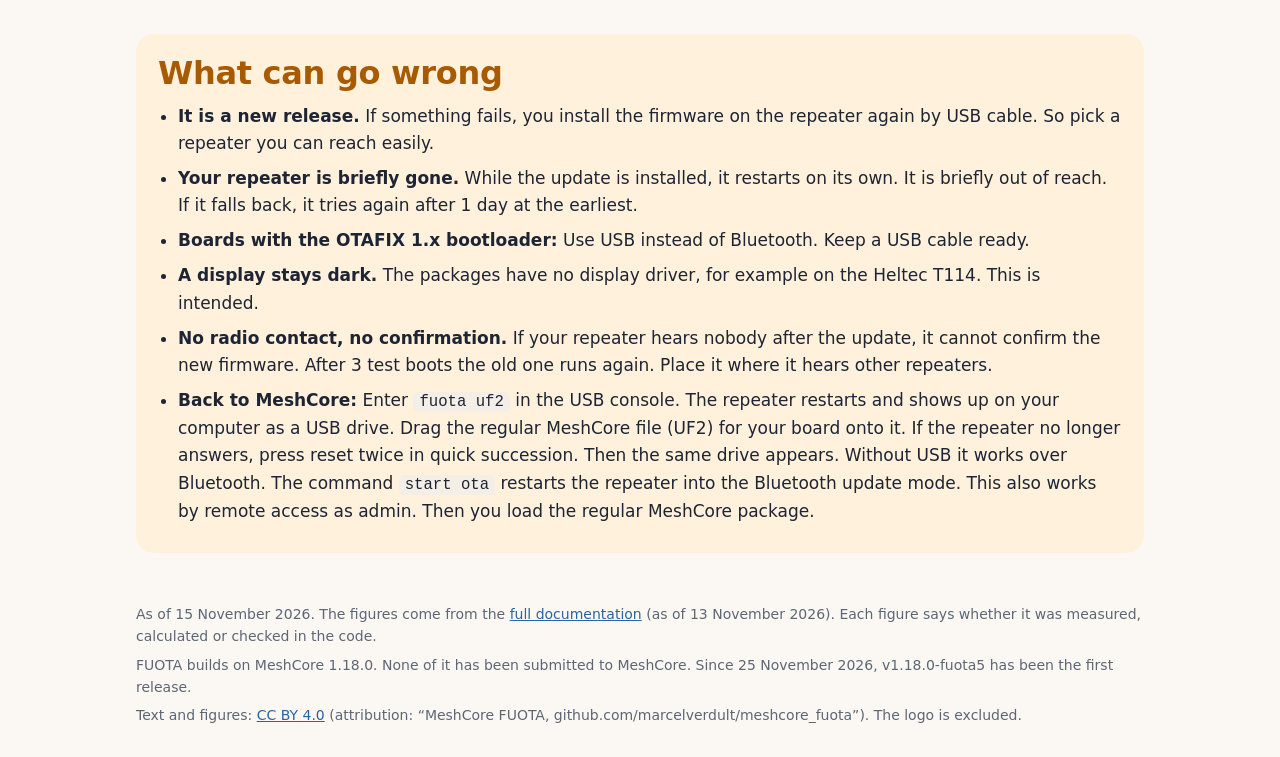
<file: einfach.html>
<!doctype html>
<html lang="de" data-lang="de">
<head>
<meta charset="utf-8">
<meta name="viewport" content="width=device-width, initial-scale=1">
<title>FUOTA einfach erklärt</title>
<meta name="description" content="MeshCore FUOTA in einfachen Worten: wie Repeater sich Updates selbst über Funk weitergeben, wie lange das dauert, was deinen Repeater schützt und was du zum Installieren tust.">
<link rel="icon" type="image/png" sizes="32x32" href="logo/favicon-32.png">
<link rel="apple-touch-icon" href="logo/apple-touch-icon.png">
<style>
:root{
  --bg:#fbf8f3; --card:#ffffff; --soft:#f3eee6; --fg:#1d2433; --muted:#5d6675; --line:#e6dfd3;
  --new:#0b7d77; --new-soft:#d7efec; --new-ink:#0a6e69; --on-new:#ffffff;
  --old:#d9731f; --old-soft:#fbe6d3; --old-ink:#9a5000;
  --sky:#2f6fb3; --sky-soft:#dde9f6; --sky-ink:#2a64a3;
  --warn:#a85a00; --warn-soft:#fff1dc; --code:#1d2433; --code-fg:#f6f3ee;
  --r:18px; --sans:system-ui,-apple-system,"Segoe UI",Roboto,"Helvetica Neue",Arial,sans-serif;
  --mono:ui-monospace,SFMono-Regular,Menlo,Consolas,monospace;
}
@media (prefers-color-scheme:dark){
  :root{
    --bg:#11151c; --card:#181e27; --soft:#1f2631; --fg:#ecedf0; --muted:#a3abb8; --line:#2a3240;
    --new:#3cc9bf; --new-soft:#123a38; --new-ink:#3cc9bf; --on-new:#11151c;
    --old:#f0954a; --old-soft:#3d2614; --old-ink:#f0954a;
    --sky:#7fb0e8; --sky-soft:#1b2b40; --sky-ink:#7fb0e8;
    --warn:#f5b453; --warn-soft:#352612; --code:#0b0e13; --code-fg:#ecedf0; color-scheme:dark;
  }
}
html[data-lang="de"] [lang="en"], html[data-lang="en"] [lang="de"]{display:none !important}
*{box-sizing:border-box}
html{-webkit-text-size-adjust:100%}
body{margin:0;background:var(--bg);color:var(--fg);font:17px/1.6 var(--sans)}
a{color:var(--sky-ink)}
.wrap{max-width:1040px;margin:0 auto;padding:0 16px}
header.top{display:flex;align-items:center;gap:12px;padding:14px 0}
header.top img{width:36px;height:36px;border-radius:9px}
header.top .brand{font-weight:700;letter-spacing:.2px}
header.top .brand small{display:block;font-weight:500;color:var(--muted);font-size:13px;line-height:1.2}
header.top .sp{flex:1}
.btn{display:inline-block;border:1px solid var(--line);background:var(--card);color:var(--fg);border-radius:999px;
  padding:7px 14px;font-size:14px;text-decoration:none;font-weight:600;white-space:nowrap}
.langs{display:flex;border:1px solid var(--line);border-radius:999px;overflow:hidden}
.langs button{border:0;background:transparent;color:var(--muted);font:700 13px var(--sans);padding:6px 11px;cursor:pointer}
.langs button[aria-pressed="true"]{background:var(--fg);color:var(--bg)}
.hero{padding:28px 0 8px}
.pill{display:inline-block;background:var(--warn-soft);color:var(--warn);border-radius:999px;padding:5px 12px;
  font-size:14px;font-weight:700}
h1{font-size:clamp(30px,5.4vw,50px);line-height:1.1;margin:14px 0 14px;letter-spacing:-.5px}
h1 em{font-style:normal;color:var(--new-ink)}
.lede{font-size:clamp(18px,2.2vw,21px);color:var(--muted);max-width:740px;margin:0}
.facts{display:grid;grid-template-columns:repeat(3,1fr);gap:14px;margin:28px 0 8px}
.fact{background:var(--card);border:1px solid var(--line);border-radius:var(--r);padding:18px}
.fact b{display:block;font-size:30px;line-height:1.1;color:var(--new-ink)}
.fact span{display:block;color:var(--muted);font-size:15px;margin-top:6px}
section{padding:36px 0 8px}
h2{font-size:clamp(24px,3.4vw,32px);line-height:1.2;margin:0 0 6px;letter-spacing:-.3px}
.sub{color:var(--muted);margin:0 0 20px;max-width:740px}
.card{background:var(--card);border:1px solid var(--line);border-radius:var(--r);padding:20px}
.two{display:grid;grid-template-columns:1.1fr .9fr;gap:20px;align-items:center}
.two.top{align-items:start}
.steps3{list-style:none;margin:0;padding:0;display:grid;gap:14px}
.steps3 li{display:grid;grid-template-columns:40px 1fr;gap:12px;align-items:start}
.num{width:40px;height:40px;border-radius:50%;display:grid;place-items:center;font-weight:800;
  background:var(--new-soft);color:var(--new-ink)}
.steps3 b{display:block}
.legend{display:flex;gap:6px 18px;flex-wrap:wrap;font-size:14px;color:var(--muted);margin-top:10px}
.dot{display:inline-block;width:12px;height:12px;border-radius:50%;vertical-align:-1px;margin-right:6px}
.dot.sq{border-radius:3px}
.fig{max-width:360px;margin:0 auto}
.fig svg,.card>svg{display:block;width:100%;height:auto}
.cap{font-size:14px;color:var(--muted);margin:10px 0 0}
svg text{font-family:var(--sans)}
.words{display:grid;grid-template-columns:repeat(5,1fr);gap:12px}
.words .card{padding:16px}
.words .ico{margin-bottom:8px}
.words b{display:block;font-size:17px;margin-bottom:2px}
.words p{margin:0;font-size:15px;color:var(--muted)}
.time{list-style:none;margin:0;padding:0;display:grid;grid-template-columns:repeat(5,1fr);gap:22px}
.time li{background:var(--card);border:1px solid var(--line);border-radius:var(--r);padding:16px;position:relative}
.time li+li::before{content:"";position:absolute;left:-17px;top:30px;border:6px solid transparent;border-left:9px solid var(--muted);border-right:0}
.time li .tag{display:inline-block;font-size:13px;font-weight:800;border-radius:999px;padding:3px 10px;margin-bottom:8px}
.time li h3{font-size:17px;margin:0 0 4px;line-height:1.3}
.time li .dur{font-size:22px;font-weight:800;line-height:1.2;margin:2px 0 6px}
.time li p{margin:0;font-size:15px;color:var(--muted)}
.t-you .tag{background:var(--sky-soft);color:var(--sky-ink)} .t-you .dur{color:var(--sky-ink)}
.t-wait .tag{background:var(--soft);color:var(--muted)} .t-wait .dur{color:var(--fg)}
.t-get .tag{background:var(--new-soft);color:var(--new-ink)} .t-get .dur{color:var(--new-ink)}
.t-inst .tag{background:var(--soft);color:var(--fg);box-shadow:inset 0 0 0 1px var(--muted)} .t-inst .dur{color:var(--fg)}
.t-ok .tag{background:var(--new-soft);color:var(--new-ink)} .t-ok .dur{color:var(--new-ink)}
.hops{margin-top:18px}
.hops h3{margin:0 0 4px;font-size:18px}
.bars{display:grid;gap:14px;margin-top:14px}
.bar b{display:block;font-size:15px;margin-bottom:4px}
.bar b span{font-weight:500;color:var(--muted)}
.bar .track{position:relative;height:26px;background:var(--soft);border:1px solid var(--muted);border-radius:8px;overflow:hidden}
.bar .fill{position:absolute;top:0;bottom:0;left:0;background:var(--new)}
.bar .range{position:absolute;top:0;bottom:0;background:repeating-linear-gradient(45deg,var(--new) 0 5px,var(--new-soft) 5px 10px)}
.bar .plus{position:absolute;top:0;bottom:0;background:var(--new-soft);border:2px solid var(--new);border-left:0;border-radius:0 6px 6px 0}
.axis{position:relative;height:22px;margin-top:6px;border-top:1px solid var(--muted);font-size:13px;color:var(--muted)}
.axis i{position:absolute;top:0;font-style:normal;transform:translateX(-50%);padding-top:3px}
.axis i::before{content:"";position:absolute;left:50%;top:-5px;height:5px;border-left:1px solid var(--muted)}
.axis i:first-child{transform:none}.axis i:first-child::before{left:0}
.axis i:last-child{transform:translateX(-100%)}.axis i:last-child::before{left:100%}
.swatches{display:flex;gap:6px 16px;flex-wrap:wrap;font-size:14px;color:var(--muted);margin:10px 0 0}
.sw{display:inline-block;width:22px;height:12px;border-radius:3px;vertical-align:-1px;margin-right:6px}
.sw.f{background:var(--new)}
.sw.r{background:repeating-linear-gradient(45deg,var(--new) 0 3px,var(--new-soft) 3px 6px)}
.sw.p{background:var(--new-soft);border:2px solid var(--new)}
.note{font-size:14px;color:var(--muted);margin:10px 0 0}
.hour{position:relative;height:42px;border-radius:12px;background:var(--soft);border:1px solid var(--muted);margin:38px 0 4px}
.hour .needle{position:absolute;top:-1px;bottom:-1px;left:0;width:max(2px,.31%);background:var(--new)}
.hour .needle::before{content:"";position:absolute;left:0;top:-13px;border:6px solid transparent;border-top:9px solid var(--new);border-bottom:0;transform:translateX(-5px)}
.hour .call{position:absolute;left:0;top:-38px;font-size:14px;font-weight:700;color:var(--new-ink);white-space:nowrap}
.hour-l{position:relative;height:20px;font-size:13px;color:var(--muted)}
.hour-l i{position:absolute;top:0;font-style:normal;transform:translateX(-50%)}
.hour-l i:first-child{transform:none}.hour-l i:last-child{transform:translateX(-100%)}
.cards3{display:grid;grid-template-columns:repeat(3,1fr);gap:14px;margin-top:20px}
.cards3 .card b,.cards3 .card h3{display:block;margin:0 0 4px;font-size:17px}
.cards3 .card p{margin:0;color:var(--muted);font-size:15px}
.cards3 .ico{margin-bottom:10px}
.safe{display:grid;grid-template-columns:repeat(2,1fr);gap:14px}
.safe .card{display:grid;grid-template-columns:52px 1fr;gap:14px;align-items:start}
.ico{width:52px;height:52px;border-radius:14px;display:grid;place-items:center;background:var(--new-soft)}
.ico svg{width:28px;height:28px;stroke:var(--new-ink);fill:none;stroke-width:2;stroke-linecap:round;stroke-linejoin:round}
.safe h3{margin:0 0 4px;font-size:18px}
.safe p{margin:0;color:var(--muted);font-size:15.5px}
.ab{margin-top:14px}
.soon{display:inline-block;vertical-align:2px;margin-left:6px;background:var(--warn-soft);color:var(--warn);border-radius:999px;
  padding:2px 10px;font-size:13px;font-weight:700;white-space:nowrap}
.callout{background:var(--sky-soft);border-radius:var(--r);padding:16px 18px;margin-bottom:18px}
.callout b{color:var(--sky-ink)}
.todo{list-style:none;margin:0;padding:0;counter-reset:s;display:grid;gap:14px}
.todo>li{background:var(--card);border:1px solid var(--line);border-radius:var(--r);padding:18px 18px 18px 70px;position:relative}
.todo>li::before{counter-increment:s;content:counter(s);position:absolute;left:18px;top:16px;width:38px;height:38px;
  border-radius:50%;display:grid;place-items:center;background:var(--sky);color:#fff;font-weight:800}
.todo h3{margin:0 0 4px;font-size:18px}
.todo p{margin:6px 0 0}
.todo ul{margin:6px 0 0;padding-left:20px}
.todo li li{margin:2px 0}
.choice{display:grid;grid-template-columns:repeat(2,1fr);gap:12px;margin-top:10px}
.choice .opt{border:1px solid var(--line);border-radius:14px;padding:12px 14px;background:var(--bg)}
.choice .opt h4{margin:0 0 4px;font-size:16px;display:flex;align-items:center;gap:8px}
.choice .opt h4 svg{width:22px;height:22px;stroke:var(--sky-ink);fill:none;stroke-width:2;stroke-linecap:round;stroke-linejoin:round;flex:none}
.choice .opt p{margin:4px 0 0;font-size:15px;color:var(--muted)}
.choice .opt p.st{color:var(--fg)}
.cmd{position:relative;background:var(--code);color:var(--code-fg);border-radius:12px;padding:12px 14px;margin:10px 0 0;
  font:14.5px/1.7 var(--mono);overflow-x:auto;white-space:pre}
.cmd .c{color:#a9b8cc}
.copy{position:absolute;top:8px;right:8px;border:0;border-radius:8px;padding:4px 10px;font:600 12px var(--sans);
  background:#ffffff22;color:var(--code-fg);cursor:pointer}
code{font-family:var(--mono);font-size:.92em;background:var(--soft);padding:1px 6px;border-radius:6px}
.risk{background:var(--warn-soft);border-radius:var(--r);padding:20px 22px}
.risk h2{color:var(--warn)}
.risk ul{margin:10px 0 0;padding-left:20px}
.risk li{margin:8px 0}
footer{padding:36px 0 40px;color:var(--muted);font-size:14px}
footer p{margin:6px 0}
@media (max-width:860px){
  .two,.time,.cards3,.safe,.choice{grid-template-columns:1fr}
  .words{grid-template-columns:repeat(2,1fr)}
  .time{gap:26px}
  .time li+li::before{left:calc(50% - 8px);top:-19px;border:8px solid transparent;border-top:11px solid var(--muted);border-bottom:0}
}
@media (max-width:560px){
  body{font-size:16px}
  .facts,.words{grid-template-columns:1fr}
  .todo>li{padding:62px 16px 16px}
  .todo>li::before{top:14px;left:16px}
  header.top .btn{display:none}
}
@media print{
  @page{size:A4;margin:12mm}
  :root{
    --bg:#fff; --card:#fff; --soft:#f3eee6; --fg:#1d2433; --muted:#5d6675; --line:#e0d8cb;
    --new:#0b7d77; --new-soft:#d7efec; --new-ink:#0a6e69; --on-new:#ffffff;
    --old:#d9731f; --old-soft:#fbe6d3; --old-ink:#9a5000; --sky:#2f6fb3; --sky-soft:#dde9f6; --sky-ink:#2a64a3;
    --warn:#a85a00; --warn-soft:#fff1dc; color-scheme:light;
  }
  html{-webkit-print-color-adjust:exact;print-color-adjust:exact}
  body{font-size:9.5pt;line-height:1.45;background:#fff}
  .wrap{max-width:none;padding:0}
  .copy,.langs,header.top .btn{display:none}
  header.top{padding:0 0 4px}
  .hero{padding:2px 0 0}
  h1{font-size:22pt;margin:6px 0 8px}
  .lede{font-size:10.5pt}
  .facts{margin:12px 0 0;gap:8px}
  .fact{padding:10px}
  .fact b{font-size:15pt}
  .fact span{font-size:9pt}
  section{padding:14px 0 0}
  h2{font-size:15pt;break-after:avoid}
  .sub{margin:0 0 8px;break-after:avoid}
  .card{padding:10px}
  .two{grid-template-columns:1fr 1fr;gap:12px}
  .steps3{gap:8px}
  .steps3 li{grid-template-columns:28px 1fr;gap:8px}
  .num{width:28px;height:28px}
  .fig{max-width:300px}
  .words{grid-template-columns:repeat(5,1fr);gap:6px}
  .words .card{padding:8px}
  .words b{font-size:10pt}
  .words p{font-size:8.5pt}
  .words .ico{width:30px;height:30px;margin-bottom:4px}
  .words .ico svg{width:18px;height:18px}
  .time{grid-template-columns:repeat(5,1fr);gap:14px}
  .time li{padding:8px}
  .time li+li::before{left:-11px;top:20px;border-width:5px;border-left-width:7px}
  .time li .tag{font-size:8pt;margin-bottom:4px}
  .time li h3{font-size:10pt}
  .time li .dur{font-size:12pt}
  .time li p{font-size:8.5pt}
  .hops{margin-top:8px}
  .hops h3{font-size:11pt}
  .bars{gap:8px;margin-top:8px}
  .bar .track{height:18px}
  .hour{margin:30px 0 4px;height:30px}
  .cards3{grid-template-columns:repeat(3,1fr);gap:8px;margin-top:8px}
  .cards3 .card p,.safe p{font-size:9pt}
  .safe{grid-template-columns:repeat(2,1fr);gap:8px}
  .safe .card{grid-template-columns:34px 1fr;gap:10px}
  .ico{width:34px;height:34px;border-radius:10px}
  .ico svg{width:20px;height:20px}
  .safe h3,.todo h3{font-size:11pt}
  .ab{margin-top:8px}
  .callout{padding:10px 12px;margin-bottom:10px}
  .todo{gap:8px}
  .todo>li{padding:10px 12px 10px 48px}
  .todo>li::before{width:26px;height:26px;left:12px;top:10px;font-size:10pt}
  .choice{grid-template-columns:repeat(2,1fr);gap:8px}
  .choice .opt{padding:8px 10px}
  .choice .opt p{font-size:8.5pt}
  .cmd{background:var(--soft);color:var(--fg);border:1px solid var(--line);font-size:9pt;padding:8px 10px}
  .cmd .c{color:var(--muted)}
  .risk{padding:12px 14px}
  .risk li{margin:4px 0}
  .card,.time li,.todo>li,.fact,.risk,.callout,.steps3 li,.opt,.bar{break-inside:avoid}
  a[href^="http"]::after{content:" (" attr(href) ")";font-size:8pt;color:var(--muted);word-break:break-all}
  footer{padding:14px 0 0;font-size:8.5pt}
}

.todo{grid-template-columns:minmax(0,1fr)}
.todo>li{min-width:0}
.cmd{overflow-x:auto;white-space:pre}
.hour .tk{position:absolute;top:0;bottom:0;border-left:1px dashed var(--muted);opacity:.6}
.dot.half{background:linear-gradient(90deg,var(--new) 50%,var(--new-soft) 50%);border:2px solid var(--new)}
.stat{font-size:14px;color:var(--muted);margin:8px 0 0}
.stat b{color:var(--fg)}
.nebenslot.two{grid-template-columns:minmax(0,1.1fr) minmax(0,1fr);gap:22px}
.nebenslot h3{margin:0 0 6px;font-size:18px}
.fig{width:100%}
.fig.wide{max-width:none}
.mehr3{margin-top:14px}
.card .hl{margin:10px 0 0;padding:6px 0 6px 10px;border-left:3px solid var(--new);font-weight:700;color:var(--fg)}
.card .hl code{font-weight:600}
.ab.two{grid-template-columns:minmax(0,340px) 1fr;gap:26px;margin-top:14px;align-items:center}
.ab .fig{margin:0 auto}
@media (max-width:760px){.nebenslot.two,.ab.two{grid-template-columns:1fr}}
@media print{
  @page{size:A4;margin:9mm 11mm}
  body{font-size:8.6pt;line-height:1.32}
  .callout{padding:6px 9px;margin-bottom:5px}
  .stat{font-size:8pt;margin-top:4px}.nebenslot h3{font-size:10.5pt}
  h1{font-size:19pt;margin:4px 0 6px}
  .lede{font-size:9.5pt}
  section{padding:7px 0 0}
  h2{font-size:13pt;margin:0 0 3px}
  .sub{margin:0 0 5px;font-size:8.8pt}
  .card{padding:6px 9px}
  .fig{max-width:215px}
  .fig.wide{max-width:none}
  .two,.ab.two,.nebenslot.two{grid-template-columns:215px 1fr;gap:10px}
  .nebenslot.two{grid-template-columns:1fr 1fr}
  .ab.two{margin-top:6px}
  .cards3 .card p,.safe p,.time li p,.choice .opt p,.words p{font-size:8.2pt}
  .steps3{gap:5px}
  .steps3 li{grid-template-columns:22px 1fr;gap:6px}
  .num{width:22px;height:22px;font-size:9pt}
  .time{gap:8px}
  .time li{padding:6px}
  .time li h3{font-size:9pt}.time li .dur{font-size:10.5pt}
  .fact{padding:7px}.fact b{font-size:13pt}.fact span{font-size:8.2pt}
  .words .card{padding:6px}.words .ico{display:none}
  .hour{margin:18px 0 2px;height:24px}
  .bar .track{height:11px}.bars{gap:3px;margin-top:3px}
  .todo{gap:5px}.todo>li{padding:7px 9px 7px 40px}
  .todo>li::before{width:22px;height:22px;left:9px;top:7px;font-size:9pt}
  .todo h3,.safe h3,.cards3 .card h3{font-size:10pt}
  .todo p,.todo ul{margin-top:3px}
  .cmd{font-size:8pt;padding:5px 8px;margin-top:5px}
  .risk{padding:8px 10px}.risk li{margin:2px 0}
  footer{padding:8px 0 0;font-size:7.8pt}
  .card.two,.card.ab,.card.nebenslot{break-inside:auto}
}

</style>
<script>
(function(){
  // vor dem ersten Zeichnen die Sprache wählen wie die Doku: #de / #en, gespeicherte Wahl, sonst Browsersprache
  var h=location.hash.slice(1), l=(h==='de'||h==='en')?h:null;
  if(!l){try{l=localStorage.getItem('fuota-lang')}catch(e){}}
  if(l!=='de'&&l!=='en'){l=(navigator.language||'de').toLowerCase().indexOf('de')===0?'de':'en'}
  document.documentElement.setAttribute('data-lang',l);
  document.documentElement.setAttribute('lang',l);
})();
</script>
</head>
<body>
<div class="wrap">

<header class="top">
  <img src="logo/icon.png" alt="">
  <div class="brand">MeshCore FUOTA<small><span lang="de">Einfach erklärt</span><span lang="en">Explained simply</span></small></div>
  <div class="sp"></div>
  <a class="btn" href="index.html"><span lang="de">Ausführliche Doku</span><span lang="en">Full documentation</span></a>
  <div class="langs" role="group" aria-label="Sprache / Language">
    <button type="button" data-set="de" aria-pressed="true">DE</button><button type="button" data-set="en" aria-pressed="false">EN</button>
  </div>
</header>

<main lang="de">

<div class="hero">
  <span class="pill">Erstes Release: 1.18.0-fuota5</span>
  <p><a href="installieren.html"><b>Du willst installieren? Hier starten.</b></a></p>
  <h1>Ein Repeater bekommt das Update von Hand. <em>Alle anderen holen es per Funk.</em></h1>
  <p class="lede">Repeater sind Funkstationen im MeshCore-Netz. Viele stehen auf Dächern und Masten. Für ein Update musste bisher jemand hinfahren und ein Kabel anstecken. FUOTA heißt Firmware Update Over The Air: Die Repeater geben neue Firmware per Funk weiter. Firmware ist das Programm im Gerät. Seit dem 25. November 2026 gibt es das erste Release. FUOTA ist noch nicht Teil von MeshCore.</p>
  <div class="facts">
    <div class="fact"><b>11 Sekunden</b><span>So viel darf FUOTA für Update-Daten höchstens pro Stunde und Repeater senden. Gerechnet aus der Grenze von 0,3 %, die im Code fest eingebaut ist.</span></div>
    <div class="fact"><b>9 bis 13 Stunden</b><span>So lange brauchte ein Repeater in den Testläufen, bis er das Update komplett hatte (gemessen). Dazu kommen ab Werk 7 Tage Wartezeit vor dem Einspielen.</span></div>
    <div class="fact"><b>3 Probestarts</b><span>Ein Probestart ist ein Startversuch der neuen Firmware. Bestätigt sie sich nach 3 Probestarts nicht, läuft wieder die alte (gemessen).</span></div>
  </div>
</div>

<section id="woerter">
  <h2>5 Wörter, die du brauchst</h2>
  <p class="sub">Alles andere wird dort erklärt, wo es zum ersten Mal vorkommt.</p>
  <div class="words"><div class="card"><div class="ico"><svg viewBox="0 0 24 24" aria-hidden="true"><rect x="6" y="13" width="12" height="8" rx="2"/><path d="M12 13V8"/><circle cx="12" cy="6.5" r="1.5"/><path d="M7.5 4a6 6 0 0 0 0 5"/><path d="M16.5 4a6 6 0 0 1 0 5"/></svg></div><b>Repeater</b><p>Eine Funkstation, oft auf einem Dach oder Mast. Sie gibt Nachrichten im Mesh weiter.</p></div><div class="card"><div class="ico"><svg viewBox="0 0 24 24" aria-hidden="true"><circle cx="12" cy="12" r="2"/><circle cx="5" cy="5" r="2"/><circle cx="19" cy="5" r="2"/><circle cx="5" cy="19" r="2"/><circle cx="19" cy="19" r="2"/><path d="M10.6 10.6L6.4 6.4M13.4 10.6L17.6 6.4M10.6 13.4L6.4 17.6M13.4 13.4L17.6 17.6"/></svg></div><b>Mesh</b><p>Das Funknetz aus allen Repeatern, die sich hören.</p></div><div class="card"><div class="ico"><svg viewBox="0 0 24 24" aria-hidden="true"><circle cx="4.5" cy="17" r="2"/><circle cx="19.5" cy="17" r="2"/><path d="M5 14C6 6 18 6 19 14"/><path d="M15.5 11.5L19 14l-3.2 2"/></svg></div><b>Hop</b><p>Ein Sprung von einem Repeater zum nächsten. Zwei Hops sind zwei Sprünge.</p></div><div class="card"><div class="ico"><svg viewBox="0 0 24 24" aria-hidden="true"><circle cx="12" cy="12" r="2"/><circle cx="12" cy="12" r="6" stroke-dasharray="2 3"/><circle cx="12" cy="12" r="10" stroke-dasharray="2 3"/></svg></div><b>Fluten</b><p>Jeder Repeater gibt die Nachricht an alle weiter, die er hört. So verteilt sie sich wie Wasser.</p></div><div class="card"><div class="ico"><svg viewBox="0 0 24 24" aria-hidden="true"><path d="M12 21V11"/><path d="M12 12C12 8 9 5.5 4.5 5.5 4.5 9.5 7.5 12 12 12z"/><path d="M12 15C12 11.5 14.5 9 19.5 9 19.5 12.5 17 15 12 15z"/></svg></div><b>Seed</b><p>Englisch für Saatkorn. Der Repeater, der das neue Release von Hand bekommt. Ein Release ist eine fertige Firmware-Version.</p></div></div>
</section>

<section id="prinzip">
  <h2>So funktioniert es</h2>
  <p class="sub">Ein Repeater bekommt das neue Release von Hand. Von dort wandert das Update von Repeater zu Repeater.</p>
  <div class="two">
    <div class="card">
      <div class="fig"><svg viewBox="0 0 420 330" role="img" aria-label="Schema: Der Seed in der Mitte gibt das Update an seine direkten Nachbarn weiter (1. Hop). Diese geben es an ihre Nachbarn weiter (2. Hop). Manche Repeater haben es schon, manche holen es gerade, manche warten noch."><defs><marker id="ar" viewBox="0 0 10 10" refX="8" refY="5" markerWidth="7" markerHeight="7" orient="auto"><path d="M0,0 L10,5 L0,10 z" fill="var(--new)"/></marker></defs><circle cx="210" cy="165" r="150" fill="none" stroke="var(--muted)" stroke-opacity=".55" stroke-dasharray="4 6"/><circle cx="210" cy="165" r="82" fill="none" stroke="var(--muted)" stroke-opacity=".55" stroke-dasharray="4 6"/><g stroke="var(--new)" stroke-width="2.5" marker-end="url(#ar)"><line x1="210" y1="140" x2="210" y2="103"/><line x1="235" y1="165" x2="268" y2="165"/><line x1="185" y1="165" x2="152" y2="165"/><line x1="210" y1="190" x2="210" y2="227"/><line x1="226" y1="86" x2="254" y2="48"/><line x1="291" y1="168" x2="336" y2="198"/><line x1="132" y1="155" x2="86" y2="128"/></g><line x1="198" y1="252" x2="162" y2="285" stroke="var(--new)" stroke-width="2.5" stroke-dasharray="4 4" marker-end="url(#ar)"/><circle cx="210" cy="165" r="25" fill="var(--new)"/><text x="210" y="171" text-anchor="middle" font-size="15" font-weight="800" fill="var(--on-new)">Seed</text><circle cx="210" cy="83" r="17" fill="var(--new)" stroke="var(--card)" stroke-width="3"/><path transform="translate(210 83) scale(1)" d="M-6 0 L-2 4.5 L6.5 -5" fill="none" stroke="var(--on-new)" stroke-width="3" stroke-linecap="round" stroke-linejoin="round"/><circle cx="288" cy="165" r="17" fill="var(--new)" stroke="var(--card)" stroke-width="3"/><path transform="translate(288 165) scale(1)" d="M-6 0 L-2 4.5 L6.5 -5" fill="none" stroke="var(--on-new)" stroke-width="3" stroke-linecap="round" stroke-linejoin="round"/><circle cx="132" cy="165" r="17" fill="var(--new)" stroke="var(--card)" stroke-width="3"/><path transform="translate(132 165) scale(1)" d="M-6 0 L-2 4.5 L6.5 -5" fill="none" stroke="var(--on-new)" stroke-width="3" stroke-linecap="round" stroke-linejoin="round"/><circle cx="210" cy="247" r="17" fill="var(--new-soft)" stroke="var(--new)" stroke-width="3"/><path d="M210,230 A17,17 0 0 0 210,264 Z" fill="var(--new)"/><circle cx="262" cy="34" r="15" fill="var(--new-soft)" stroke="var(--new)" stroke-width="3"/><path d="M262,19 A15,15 0 0 0 262,49 Z" fill="var(--new)"/><circle cx="350" cy="208" r="15" fill="var(--new-soft)" stroke="var(--new)" stroke-width="3"/><path d="M350,193 A15,15 0 0 0 350,223 Z" fill="var(--new)"/><circle cx="72" cy="120" r="15" fill="var(--new-soft)" stroke="var(--new)" stroke-width="3"/><path d="M72,105 A15,15 0 0 0 72,135 Z" fill="var(--new)"/><rect x="137.0" y="287.0" width="26" height="26" rx="6" fill="var(--old)" stroke="var(--card)" stroke-width="3"/><rect x="53.0" y="217.0" width="26" height="26" rx="6" fill="var(--old)" stroke="var(--card)" stroke-width="3"/><rect x="357.0" y="97.0" width="26" height="26" rx="6" fill="var(--old)" stroke="var(--card)" stroke-width="3"/><rect x="287.0" y="282.0" width="26" height="26" rx="6" fill="var(--old)" stroke="var(--card)" stroke-width="3"/><g font-size="14" font-weight="700" fill="var(--muted)"><rect x="236" y="91" width="66" height="26" rx="9" fill="var(--card)" stroke="none"/><text x="269" y="109" text-anchor="middle">1. Hop</text><rect x="278" y="44" width="72" height="26" rx="9" fill="var(--card)" stroke="none"/><text x="314" y="62" text-anchor="middle">2. Hop</text></g><g font-size="14" fill="var(--fg)"><text x="292" y="26">holt gerade</text><text x="8" y="322">gibt schon weiter</text></g></svg></div>
      <div class="legend">
        <span><i class="dot" style="background:var(--new)"></i>hat die neue Firmware</span>
        <span><i class="dot half"></i>holt gerade</span>
        <span><i class="dot sq" style="background:var(--old)"></i>hat noch die alte</span>
      </div>
      <p class="cap">Schema, nicht das echte Netz.</p>
    </div>
    <ol class="steps3">
      <li><span class="num">1</span><div><b>Der Seed bekommt das Release</b>Jemand spielt das neue Release von Hand auf einen Repeater, per Kabel oder per Bluetooth. Dieser Repeater heißt Seed. Er bietet das Update seinen Nachbarn an.</div></li>
      <li><span class="num">2</span><div><b>Nachbarn holen nur den Unterschied</b>Über Funk geht nur, was sich zwischen alter und neuer Version geändert hat. Bei einem Beispiel waren das 10.076 Byte, rund 10 KB (gemessen). Ein Nachbar holt Datenpaket für Datenpaket. Ein Datenpaket ist ein kleines Funkpaket. Hat er eine ganze Seite (4 KB) zusammen, prüft er sie.</div></li>
      <li><span class="num">3</span><div><b>Jeder gibt es weiter</b>Eine geprüfte Seite darf ein Repeater sofort weitergeben, auch wenn ihm noch andere fehlen. So wandert das Update Hop für Hop durchs Mesh.</div></li>
      <li><span class="num">4</span><div><b>Jeder installiert selbst</b>Ist alles da, wartet der Repeater ab Werk 7 Tage. In dieser Zeit kann das Update noch zurückgerufen werden. Danach baut er die neue Firmware und startet sie probeweise. Das heißt Probestart. Bestätigt sie sich, bleibt sie. Sonst läuft wieder die alte.</div></li>
    </ol>
  </div>
</section>

<section id="weg">
  <h2>Auch normale Repeater helfen mit</h2>
  <p class="sub">Nicht jeder Repeater im Mesh hat FUOTA. Das Update kann trotzdem durch: Normale Repeater, also Repeater ohne FUOTA, geben Nachrichten und Pakete mit festem Weg weiter.</p>
  <div class="two top">
    <div class="card"><div class="fig"><svg viewBox="0 0 420 326" role="img" aria-label="Drei Schritte zwischen Anbieter, normalem Repeater und Empfänger. 1: Der Anbieter flutet das Angebot, der normale Repeater gibt es weiter. 2: Der Empfänger fragt auf dem Weg zurück. 3: Die Datenpakete laufen denselben Weg zum Empfänger."><defs><marker id="mk-sky" viewBox="0 0 10 10" refX="8" refY="5" markerWidth="7" markerHeight="7" orient="auto"><path d="M0,0 L10,5 L0,10 z" fill="var(--sky)"/></marker><marker id="mk-new" viewBox="0 0 10 10" refX="8" refY="5" markerWidth="6" markerHeight="6" orient="auto"><path d="M0,0 L10,5 L0,10 z" fill="var(--new)"/></marker></defs><line x1="80" y1="118" x2="80" y2="320" stroke="var(--muted)" stroke-opacity=".55" stroke-width="2" stroke-dasharray="2 6"/><line x1="210" y1="118" x2="210" y2="320" stroke="var(--muted)" stroke-opacity=".55" stroke-width="2" stroke-dasharray="2 6"/><line x1="340" y1="118" x2="340" y2="320" stroke="var(--muted)" stroke-opacity=".55" stroke-width="2" stroke-dasharray="2 6"/><circle cx="80" cy="42" r="22" fill="var(--new)"/><path transform="translate(80 42) scale(1.2)" d="M-6 0 L-2 4.5 L6.5 -5" fill="none" stroke="var(--on-new)" stroke-width="3" stroke-linecap="round" stroke-linejoin="round"/><circle cx="210" cy="42" r="20" fill="var(--soft)" stroke="var(--muted)" stroke-width="2.5" stroke-dasharray="5 4"/><rect x="320" y="22" width="40" height="40" rx="9" fill="var(--old)"/><g font-size="14" text-anchor="middle" fill="var(--fg)" font-weight="700"><text x="80" y="82">Anbieter</text><text x="210" y="82">Normaler Repeater</text><text x="340" y="82">Empfänger</text></g><g font-size="14" text-anchor="middle" fill="var(--muted)"><text x="80" y="100">hat das Update</text><text x="210" y="100">ohne FUOTA</text><text x="340" y="100">will das Update</text></g><circle cx="18" cy="137" r="12" fill="var(--sky)"/><text x="18" y="142" text-anchor="middle" font-size="14" font-weight="800" fill="var(--bg)">1</text><text x="40" y="142" font-size="14" font-weight="700" fill="var(--fg)" stroke="var(--card)" stroke-width="5" paint-order="stroke" stroke-linejoin="round">Angebot an alle in Hörweite</text><circle cx="18" cy="207" r="12" fill="var(--sky)"/><text x="18" y="212" text-anchor="middle" font-size="14" font-weight="800" fill="var(--bg)">2</text><text x="40" y="212" font-size="14" font-weight="700" fill="var(--fg)" stroke="var(--card)" stroke-width="5" paint-order="stroke" stroke-linejoin="round">Anfrage geht den Weg zurück</text><circle cx="18" cy="259" r="12" fill="var(--sky)"/><text x="18" y="264" text-anchor="middle" font-size="14" font-weight="800" fill="var(--bg)">3</text><text x="40" y="264" font-size="14" font-weight="700" fill="var(--fg)" stroke="var(--card)" stroke-width="5" paint-order="stroke" stroke-linejoin="round">Datenpakete gehen den Weg entlang</text><g stroke="var(--sky)" stroke-width="3" stroke-dasharray="7 5" marker-end="url(#mk-sky)"><line x1="106" y1="168" x2="184" y2="168"/><line x1="236" y1="168" x2="314" y2="168"/></g><g stroke="var(--sky)" stroke-width="2" stroke-dasharray="3 5" marker-end="url(#mk-sky)"><line x1="210" y1="162" x2="210" y2="151"/><line x1="210" y1="174" x2="210" y2="185"/><line x1="80" y1="162" x2="66" y2="151"/><line x1="80" y1="174" x2="66" y2="185"/></g><g stroke="var(--sky)" stroke-width="3" marker-end="url(#mk-sky)"><line x1="314" y1="234" x2="236" y2="234"/><line x1="184" y1="234" x2="106" y2="234"/></g><g stroke="var(--new)" stroke-width="5" marker-end="url(#mk-new)"><line x1="106" y1="300" x2="184" y2="300"/><line x1="236" y1="300" x2="314" y2="300"/></g><g fill="var(--new)"><rect x="130" y="280" width="10" height="10" rx="2"/><rect x="170" y="280" width="10" height="10" rx="2"/><rect x="260" y="280" width="10" height="10" rx="2"/><rect x="300" y="280" width="10" height="10" rx="2"/></g></svg></div></div>
    <div>
      <ol class="steps3">
        <li><span class="num">1</span><div><b>Das Angebot wird geflutet</b>Der Anbieter, ein Repeater mit dem Update, ruft in die Runde: „Ich habe ein Update.“ Jeder Repeater, der es hört, gibt es weiter. Das tut der Anbieter in der ersten Woche höchstens einmal am Tag, danach einmal je Woche (im Code geprüft).</div></li>
        <li><span class="num">2</span><div><b>Die Anfrage geht den Weg zurück</b>Das Angebot trägt den Weg, den es genommen hat. Darauf fragt der Empfänger, der Repeater mit Update-Bedarf, zurück: „Schick mir Datenpakete.“ Nicht jeder Weg lässt sich in beide Richtungen nutzen. Bleibt die Anfrage zweimal ohne Antwort, schickt der Empfänger sie einmal als Flut. So lernt der Anbieter einen Weg, der von dort zu ihm führt, und meldet ihn zurück. Danach fragt der Empfänger entlang dieses Weges.</div></li>
        <li><span class="num">3</span><div><b>Die Datenpakete gehen denselben Weg</b>Normale Repeater reichen Pakete mit festem Weg weiter wie jedes andere Paket. Dafür brauchen sie kein FUOTA.</div></li>
      </ol>
      <p class="note"><b>Was das kostet:</b> Jeder Repeater auf dem Weg sendet jedes Datenpaket noch einmal. Der Anbieter rechnet das in seine Sendezeit ein (gerechnet: bei k Repeatern dazwischen k + 1 Sendungen je Datenpaket).</p>
      <p class="note"><b>Aus dem ersten Test:</b> Das Angebot kam bis zu 6 Hops weit (im Feld beobachtet). Über 2 normale Repeater hintereinander kamen Datenpakete an (im Feld beobachtet). Auf dem Rückweg gingen Anfragen verloren: Nur 35 von 73 gehörten Pfad-Anfragen erreichten den letzten Repeater vor dem Anbieter (im Feld beobachtet). Ein ganzes Update kam auf diesem Weg noch nicht an. Deshalb gibt es die Flut-Anfrage. Ob sie in den Paketen des zweiten Tests steckt, steht beim Release.</p>
    </div>
  </div>
</section>

<section id="mesh">
  <h2>Was das Mesh davon merkt</h2>
  <p class="sub">Für Update-Daten darf jeder Repeater höchstens 0,3 % der Zeit senden. Das sind gerechnet rund 11 Sekunden je Stunde. Die Grenze ist im Code fest eingebaut (im Code geprüft).</p>
  <div class="card">
    <div class="hour" role="img" aria-label="Von 60 Minuten nutzt FUOTA für Update-Daten höchstens rund 11 Sekunden (gerechnet)">
      <span class="tk" style="left:25%"></span><span class="tk" style="left:50%"></span><span class="tk" style="left:75%"></span>
      <div class="needle"></div><span class="call">höchstens rund 11 Sekunden je Stunde</span>
    </div>
    <div class="hour-l"><i style="left:0">0</i><i style="left:25%">15</i><i style="left:50%">30</i><i style="left:75%">45</i><i style="left:100%">60 min</i></div>
  </div>
  <div class="cards3">
    <div class="card"><b>Daten gehen nur an den, der fragt</b><p>Update-Daten werden nie an alle Repeater geschickt. Ein Repeater fragt, und die Daten kommen auf einem festen Weg zu ihm: direkt vom Nachbarn oder über normale Repeater dazwischen.</p></div>
    <div class="card"><b>Normale Nachrichten zuerst</b><p>Wartet ein normales Mesh-Paket, geht es vor. FUOTA sendet erst danach.</p></div>
    <div class="card"><b>Wenige Nachrichten gehen an viele</b><p>Das Angebot, der Rückruf und der Widerruf eines Schlüssels (ein Release-Schlüssel wird gesperrt) werden geflutet, dazu selten eine Anfrage, die zweimal ohne Antwort blieb. Das Angebot geht in der ersten Woche höchstens einmal am Tag raus, danach einmal je Woche (im Code geprüft).</p></div>
  </div>
</section>

<section id="dauer">
  <h2>Wie lange dauert das?</h2>
  <p class="sub">Das Update darf langsam sein. FUOTA sendet so wenig, dass normale Nachrichten Vorrang behalten.</p>
  <ol class="time"><li class="t-you"><span class="tag">1 Du</span><h3>Aufspielen und einrichten</h3><div class="dur">einmal</div><p>Aufspielen heißt: die Firmware auf das Gerät bringen, per USB-Kabel oder per Bluetooth. Danach holt sich der Repeater das Update selbst.</p></li><li class="t-wait"><span class="tag">2 Warten</span><h3>Angebot hören</h3><div class="dur">bis zu rund 3 Tage</div><p>Hat ein Nachbar das Update, bietet er es an. Wer später dazukommt, hört spätestens nach rund 3 Tagen ein Angebot (im Code geprüft).</p></li><li class="t-get"><span class="tag">3 Funk</span><h3>Update holen</h3><div class="dur">9 bis 13 Stunden</div><p>Gemessen in 2 Testläufen. Ein kleines Update braucht bis zum ersten Nachbarn gerechnet rund 7 Stunden.</p></li><li class="t-inst"><span class="tag">4 Einspielen</span><h3>Neue Firmware einspielen</h3><div class="dur">rund 1 Minute</div><p>Das dauert rund 1 Minute (gemessen mit einer Testfirmware). Ab Werk wartet der Repeater davor 7 Tage. Mit <code>fuota auto now</code> passiert es sofort.</p></li><li class="t-ok"><span class="tag">5 Prüfen</span><h3>Bestätigen</h3><div class="dur">Frist bis 6 Stunden</div><p>Die neue Firmware muss 60 Sekunden gesund laufen, ein Funkpaket hören und eins senden. Je nach bisheriger Laufzeit hat sie dafür 15 Minuten bis 6 Stunden (im Code geprüft).</p></li></ol>
  <p class="note">Zusammen: Holen dauert 9 bis 13 Stunden (gemessen). Dazu kommen ab Werk 7 Tage Wartezeit (im Code festgelegt) und die Bestätigung.</p>
  <div class="card hops">
    <h3>Weiter entfernte Repeater brauchen länger</h3>
    <p class="note" style="margin-top:0">Geprüfte Seiten wandern sofort weiter. Der nächste Repeater wartet also nicht auf das ganze Update. Gerechnet kommen je weiterem Repeater in der Kette rund 2,5 Stunden dazu, wenn alle FUOTA haben.</p>
    <div class="bars"><div class="bar"><b>1. Hop, direkter Nachbar: 9 bis 13 Stunden (gemessen)</b><div class="track"><div class="fill" style="width:46.5%"></div><div class="range" style="left:46.5%;width:16.5%"></div></div></div><div class="bar"><b>2. Hop: bis etwa 15 Stunden (gerechnet)</b><div class="track"><div class="fill" style="width:46.5%"></div><div class="range" style="left:46.5%;width:16.5%"></div><div class="plus" style="left:63%;width:12.5%"></div></div></div><div class="bar"><b>3. Hop: bis etwa 18 Stunden (gerechnet)</b><div class="track"><div class="fill" style="width:46.5%"></div><div class="range" style="left:46.5%;width:16.5%"></div><div class="plus" style="left:63%;width:25%"></div></div></div></div>
    <div class="axis"><i style="left:0">0</i><i style="left:25%">5</i><i style="left:50%">10</i><i style="left:75%">15</i><i style="left:100%">20 Stunden</i></div>
    <p class="swatches"><span><i class="sw f"></i>so lange brauchten alle Testläufe mindestens</span>
      <span><i class="sw r"></i>Spanne der Testläufe</span>
      <span><i class="sw p"></i>gerechneter Zuschlag</span></p>
    <p class="note">Im echten Mesh kann es länger dauern, etwa wenn ein Repeater erst spät ein Angebot hört oder normale Repeater dazwischen jedes Datenpaket noch einmal senden.</p>
  </div>
</section>

<section id="sicher">
  <h2>Was deinen Repeater schützt</h2>
  <p class="sub">Diese Vorkehrungen gibt es, und so weit sind sie getestet.</p>
  <div class="safe"><div class="card"><div class="ico"><svg viewBox="0 0 24 24" aria-hidden="true"><rect x="4" y="10" width="16" height="11" rx="2"/><path d="M8 10V7a4 4 0 0 1 8 0v3"/></svg></div><div><h3>Signierte Firmware</h3><p>Jedes Release trägt eine digitale Unterschrift. Der Schlüssel dafür liegt offline, getrennt vom Bau der Firmware. Im Code ist festgelegt: Ein Repeater installiert nur Firmware mit passender Unterschrift. Ein Test mit gefälschter Firmware steht noch aus.</p></div></div><div class="card"><div class="ico"><svg viewBox="0 0 24 24" aria-hidden="true"><path d="M14 3H7a2 2 0 0 0-2 2v14a2 2 0 0 0 2 2h10a2 2 0 0 0 2-2V8z"/><path d="M14 3v5h5"/><path d="M9 14l2 2 4-4"/></svg></div><div><h3>Jede Seite wird geprüft</h3><p>Jede 4-KB-Seite wird mit der unterschriebenen Liste verglichen, bevor ein Repeater sie weitergibt. Ist sie beschädigt, gibt er sie nicht weiter und fragt sie neu an.</p></div></div><div class="card"><div class="ico"><svg viewBox="0 0 24 24" aria-hidden="true"><path d="M3 12a9 9 0 1 0 3-6.7"/><path d="M3 4v5h5"/></svg></div><div><h3>Die alte Firmware bleibt als Reserve</h3><p>Die neue Firmware entsteht neben der alten. Bestätigt sie sich nach 3 Probestarts nicht, läuft wieder die alte (gemessen). Bestätigen heißt: 60 Sekunden gesund laufen, ein Funkpaket hören und eins senden.</p></div></div><div class="card"><div class="ico"><svg viewBox="0 0 24 24" aria-hidden="true"><path d="M9 3h6"/><path d="M10 3v6l-5 9a2 2 0 0 0 1.7 3h10.6a2 2 0 0 0 1.7-3l-5-9V3"/><path d="M7.5 15h9"/></svg></div><div><h3>Was getestet wurde</h3><p>Der Repeater wurde im Test 82 Mal mitten im Tausch neu gestartet (Watchdog-Reset, ein Zwangsneustart durch die Geräteüberwachung, gemessen). Danach waren beide Speicherbereiche jedes Mal in Ordnung. Das Kabel mitten im Tausch wirklich zu ziehen, ist nur teilweise getestet. Am Rechner liefen bis 27. Oktober 2026 2,8 Milliarden zufällig veränderte Eingaben ohne Absturz (gemessen).</p></div></div></div>
  <div class="card ab two">
    <div class="fig"><svg viewBox="0 0 340 352" role="img" aria-label="Vorher: Speicher A hält die alte Firmware und läuft, Speicher B die neue, geprüfte. Nach dem Tausch läuft die neue Firmware im Probestart aus Speicher A, die alte liegt als Reserve in B. Läuft und funkt die neue, ist sie bestätigt. Sonst tauscht der Repeater nach 3 Versuchen ohne Bestätigung zurück."><defs><marker id="mk-ab" viewBox="0 0 10 10" refX="8" refY="5" markerWidth="7" markerHeight="7" orient="auto"><path d="M0,0 L10,5 L0,10 z" fill="var(--muted)"/></marker></defs><g font-size="14" fill="var(--fg)"><text x="4" y="16" font-weight="800">Vorher</text><rect x="4" y="24" width="160" height="56" rx="12" fill="var(--old-soft)" stroke="var(--old)" stroke-width="2.5"/><text x="84" y="48" text-anchor="middle" font-weight="800">Speicher A</text><text x="84" y="67" text-anchor="middle">alt, läuft</text><rect x="176" y="24" width="160" height="56" rx="12" fill="var(--new-soft)" stroke="var(--new)" stroke-width="2.5"/><text x="256" y="48" text-anchor="middle" font-weight="800">Speicher B</text><text x="256" y="67" text-anchor="middle">neu, geprüft</text><line x1="170" y1="90" x2="170" y2="124" stroke="var(--muted)" stroke-width="2.5" marker-end="url(#mk-ab)"/><text x="182" y="112" fill="var(--fg)">Tausch</text><text x="4" y="146" font-weight="800">Nach dem Tausch</text><rect x="4" y="154" width="160" height="56" rx="12" fill="var(--new-soft)" stroke="var(--new)" stroke-width="2.5"/><text x="84" y="178" text-anchor="middle" font-weight="800">Speicher A</text><text x="84" y="197" text-anchor="middle">neu, Probestart</text><rect x="176" y="154" width="160" height="56" rx="12" fill="var(--old-soft)" stroke="var(--old)" stroke-width="2.5"/><text x="256" y="178" text-anchor="middle" font-weight="800">Speicher B</text><text x="256" y="197" text-anchor="middle">alt, Reserve</text><line x1="84" y1="218" x2="84" y2="246" stroke="var(--muted)" stroke-width="2.5" marker-end="url(#mk-ab)"/><line x1="256" y1="218" x2="256" y2="246" stroke="var(--muted)" stroke-width="2.5" marker-end="url(#mk-ab)"/><rect x="4" y="252" width="160" height="92" rx="12" fill="var(--card)" stroke="var(--new)" stroke-width="2.5"/><text x="84" y="276" text-anchor="middle" font-weight="800" fill="var(--new-ink)">Bestätigt</text><text x="84" y="296" text-anchor="middle">läuft und funkt</text><text x="84" y="313" text-anchor="middle">neue bleibt</text><rect x="176" y="252" width="160" height="92" rx="12" fill="var(--card)" stroke="var(--old)" stroke-width="2.5"/><text x="256" y="276" text-anchor="middle" font-weight="800" fill="var(--old-ink)">Zurück</text><text x="256" y="296" text-anchor="middle">3 Versuche ohne</text><text x="256" y="313" text-anchor="middle">Bestätigung:</text><text x="256" y="330" text-anchor="middle">Tausch zurück</text></g></svg></div>
    <ol class="steps3">
      <li><span class="num">1</span><div><b>Vorher</b>Speicher A läuft mit der alten Firmware. Speicher B hält die neue, geprüfte.</div></li>
      <li><span class="num">2</span><div><b>Tausch und Probestart</b>Die neue Firmware startet probeweise aus A. Die alte bleibt als Reserve in B.</div></li>
      <li><span class="num">3</span><div><b>Bestätigt oder zurück</b>Bestätigt sie sich, bleibt sie. Nach 3 Probestarts ohne Bestätigung wird zurückgetauscht.</div></li>
    </ol>
  </div>
</section>

<section id="mehr">
  <h2>Was die Firmware sonst noch kann</h2>
  <p class="sub">Neben dem Update steckt noch mehr in der FUOTA-Firmware. Welche dieser Funktionen in den Paketen des zweiten Tests sind, steht beim Release.</p>
  <div class="card two top nebenslot">
    <div class="fig wide"><svg viewBox="0 0 400 190" role="img" aria-label="Schema in drei Schritten. 1: Der Anbieter sagt auf dem Mesh-Kanal an. 2: Er und die Nachbarn wechseln kurz auf eine freie Spur neben dem Mesh-Kanal und tauschen dort einen Schwung Daten aus. 3: Alle sind wieder auf dem Mesh-Kanal. Ein normaler Repeater bleibt die ganze Zeit auf dem Mesh-Kanal."><defs><marker id="mk-slot" viewBox="0 0 10 10" refX="8" refY="5" markerWidth="7" markerHeight="7" orient="auto"><path d="M0,0 L10,5 L0,10 z" fill="var(--new)"/></marker></defs><g font-size="14" font-weight="800" fill="var(--fg)" text-anchor="middle"><text x="70" y="16">1 Ansage</text><text x="200" y="16">2 Kurz nebenan</text><text x="330" y="16">3 Zurück</text></g><line x1="135" y1="24" x2="135" y2="180" stroke="var(--muted)" stroke-opacity=".5" stroke-dasharray="2 5"/><line x1="265" y1="24" x2="265" y2="180" stroke="var(--muted)" stroke-opacity=".5" stroke-dasharray="2 5"/><text x="6" y="48" font-size="14" fill="var(--fg)" font-weight="700">Mesh-Kanal</text><rect x="4" y="54" width="392" height="38" rx="9" fill="var(--soft)" stroke="var(--muted)" stroke-width="2"/><line x1="10" y1="73" x2="390" y2="73" stroke="var(--muted)" stroke-opacity=".5" stroke-dasharray="10 8"/><g fill="var(--muted)"><rect x="16" y="63" width="10" height="20" rx="2"/><rect x="38" y="63" width="10" height="20" rx="2"/><rect x="150" y="63" width="10" height="20" rx="2"/><rect x="196" y="63" width="10" height="20" rx="2"/><rect x="232" y="63" width="10" height="20" rx="2"/><rect x="282" y="63" width="10" height="20" rx="2"/><rect x="312" y="63" width="10" height="20" rx="2"/><rect x="346" y="63" width="10" height="20" rx="2"/><rect x="372" y="63" width="10" height="20" rx="2"/></g><rect x="49" y="60" width="88" height="26" rx="13" fill="var(--sky-soft)" stroke="var(--sky)" stroke-width="2"/><text x="93" y="78" text-anchor="middle" font-size="14" font-weight="700" fill="var(--sky-ink)">Ansage</text><text x="6" y="124" font-size="14" fill="var(--fg)" font-weight="700">Freie Spur daneben</text><rect x="4" y="130" width="392" height="38" rx="9" fill="var(--card)" stroke="var(--muted)" stroke-width="2" stroke-dasharray="6 5"/><g fill="var(--new)"><rect x="146" y="139" width="9" height="20" rx="2"/><rect x="159" y="139" width="9" height="20" rx="2"/><rect x="172" y="139" width="9" height="20" rx="2"/><rect x="185" y="139" width="9" height="20" rx="2"/><rect x="198" y="139" width="9" height="20" rx="2"/><rect x="211" y="139" width="9" height="20" rx="2"/><rect x="224" y="139" width="9" height="20" rx="2"/><rect x="237" y="139" width="9" height="20" rx="2"/><rect x="250" y="139" width="9" height="20" rx="2"/></g><g font-size="14" fill="var(--muted)" text-anchor="middle"><text x="70" y="154">frei</text><text x="330" y="154">frei</text></g><g stroke="var(--new)" stroke-width="3" marker-end="url(#mk-slot)"><line x1="150" y1="94" x2="150" y2="128"/><line x1="250" y1="128" x2="250" y2="94"/></g><text x="158" y="117" font-size="14" fill="var(--new-ink)" font-weight="700">wechseln</text><text x="258" y="117" font-size="14" fill="var(--new-ink)" font-weight="700">zurück</text><text x="200" y="184" text-anchor="middle" font-size="14" fill="var(--fg)">Normale Repeater bleiben auf dem Mesh-Kanal</text></svg></div>
    <div>
      <h3>Nebenslot: schnellere Updates</h3>
      <p>Das Mesh funkt auf einer Frequenz, wie auf einer Straße. Daneben liegen freie Spuren im selben Funkband. Für einen Schwung Daten sagt der Anbieter kurz an. Dann wechseln er und die Nachbarn, denen Daten fehlen, auf eine freie Spur, den Nebenslot. Danach sind alle wieder auf dem Mesh-Kanal. Normale Repeater wechseln nie.</p>
      <p class="stat">Das Ziel (gerechnet): Ein mittleres Release braucht in Hamburg 1,6 bis 2,7 Stunden statt 27 Stunden.
        <a href="nebenslot.html">Mehr dazu</a></p>
    </div>
  </div>
  <div class="cards3 mehr3">
    <div class="card"><div class="ico"><svg viewBox="0 0 24 24" aria-hidden="true"><path d="M3 5h18l-7 8v6l-4 2v-8z"/></svg></div><h3>Paketfilter: weniger Hops</h3><p>Ein geflutetes Paket darf nur wenige Hops machen. Normale MeshCore-Repeater erlauben bis zu 64 Hops. Eine Region heißt in MeshCore auch Flood-Scope. Ein Knoten flutet eine Nachricht nur in ihrer Region. Die FUOTA-Firmware erlaubt ab Werk 10 Hops, für Adverts 2 und für Pakete ohne Region 1. Das ist im Code geprüft. Ein Advert ist der Rundruf, mit dem ein Repeater sagt: Ich bin hier. Die kleinen Hop-Grenzen sollen Sendezeit sparen.</p><p class="hl">Das sind nur Werkswerte. Jeder Repeater-Admin kann sie frei ändern, von 0 bis 64 Hops, zum Beispiel mit <code>set flood.max 64</code>.</p><p class="stat">Gilt nur für neu installierte Repeater.</p></div>
    <div class="card"><div class="ico"><svg viewBox="0 0 24 24" aria-hidden="true"><path d="M4 7h16"/><path d="M7 12h10"/><path d="M10 17h4"/></svg></div><h3>Kanalfilter: Vielsender bremsen</h3><p>Ein Gruppenkanal, zum Beispiel #wetter, ist eine Gruppe, in der Nachrichten laufen. Der Repeater kann einzelne Kanäle auf eine Liste setzen und deren Pakete nicht mehr weitergeben. Er entschlüsselt dabei nichts, er erkennt den Kanal an einer Kennung im Paket.</p><p class="stat">Im Code geprüft. Auf Funk ist er nicht gemessen.</p></div>
    <div class="card"><div class="ico"><svg viewBox="0 0 24 24" aria-hidden="true"><path d="M20 14.5A8.5 8.5 0 1 1 9.5 4a7 7 0 0 0 10.5 10.5z"/></svg></div><h3>Stromsparen</h3><p>Der Befehl <code>powersaving on</code> lässt den Repeater schlafen, wenn nichts zu senden ist. Er kommt aus dem normalen MeshCore und ist ab Werk aus. FUOTA ändert daran nichts. Ein laufendes Update hält den Repeater nicht wach.</p><p class="stat">Wie viel Strom das spart, ist nicht gemessen.</p></div>
  </div>
</section>

<section id="test">
  <h2>Installieren in 6 Schritten</h2>
  <p class="sub">Du brauchst einen Repeater mit nRF52-Chip und Zeit. Zum ersten Aufspielen hast du die Wahl: USB-Kabel oder Bluetooth.</p>
  <div class="callout"><b>Das brauchst du:</b> Für einen neuen Repeater gibt es genau 1 Paket: das Seed-Paket 1.18. Das Basispaket 1.17.1 ist nur eine Testversion. Mit ihr testest du das Update per Funk von 1.17.1 auf 1.18.0. Alle Schritte stehen auf der <a href="installieren.html">Installationsseite</a>.</div>
  <ol class="todo">
    <li><h3>Repeater aussuchen</h3>
      <p>Nimm einen Repeater, an den du gut rankommst. Damit künftige Updates dich erreichen, muss ein Nachbar mit FUOTA in Funkreichweite stehen. Welche Geräte (Boards) gehen, steht in der Tabelle auf der <a href="installieren.html">Installationsseite</a>.</p></li>
    <li><h3>Seed-Paket aufspielen</h3>
      <p>Das Seed-Paket liegt im <a href="https://github.com/marcelverdult/meshcore_fuota/releases/tag/v1.18.0-fuota5">Release v1.18.0-fuota5</a>. Der Dateiname trägt <code>-seed-</code>. Die Testversion 1.17.1 hat <code>-base-</code> im Dateinamen. Du brauchst sie nur für den Test des Updates per Funk. Du hast die Wahl:</p>
      <div class="choice">
        <div class="opt"><h4><svg viewBox="0 0 24 24" aria-hidden="true"><circle cx="12" cy="19" r="2"/><path d="M12 17V5"/><path d="M12 5l-2.5 2.5M12 5l2.5 2.5"/><path d="M12 12l-5-3v3"/><rect x="5" y="12" width="3" height="3"/><path d="M12 14l4-2v-2"/><circle cx="16" cy="9" r="1.5"/></svg>Per USB-Kabel</h4>
          <p>Lade die Datei mit deinem Board im Namen. Vergleiche ihre Prüfsumme mit <code>SHA256SUMS</code> aus dem Release. Die Prüfsumme zeigt, dass die Datei beim Laden nicht beschädigt wurde. Schließe das Board per USB an, drück zweimal Reset und zieh die Datei auf das Laufwerk, das dann erscheint.</p>
          <p class="st"><b>Kommst du an das Kabel, nimm diesen Weg.</b></p></div>
        <div class="opt"><h4><svg viewBox="0 0 24 24" aria-hidden="true"><path d="M7 7l10 10-5 5V2l5 5L7 17"/></svg>Per Bluetooth (OTA)</h4>
          <p>OTA heißt: ohne Kabel, per Funk. Du nimmst die ZIP-Datei statt der UF2-Datei. Sie bringt dieselbe Firmware auf einen Repeater, der schon eingerichtet läuft. Mit dem Befehl <code>start ota</code> schaltet der Repeater auf Bluetooth-Update. Bis das Update fertig ist, arbeitet er nicht als Repeater.</p>
          <p class="st"><b>Bei Tests dauerte die Übertragung 135 bis 281 Sekunden.</b> Hat dein Board den Bootloader (das Startprogramm) OTAFIX 1.x, nimm USB. Ob die ZIP-Dateien im Paket liegen, steht beim Release.
            <a href="installieren.html#alpha-ota">Mehr dazu</a></p></div>
      </div></li>
    <li><h3>Einrichten</h3>
      <div class="callout"><b>Per Bluetooth aufgespielt?</b> Dann läuft dein Repeater schon eingerichtet. Funkwerte und Region blieben nach dem Update gleich (gemessen). Du änderst nur noch den Namen: <code>set name FUOTA &lt;Spitzname&gt; &lt;Release&gt;</code>. Schick den Befehl so an den Repeater, wie du es sonst auch tust. Die anderen Befehle in diesem Schritt brauchst du dann nicht.</div>
      <p>Hat dein Repeater noch keine Einstellungen (zum Beispiel direkt nach dem Aufspielen per USB), richte ihn so ein. Öffne die USB-Konsole. Das ist ein Textfenster, in dem du dem Repeater Befehle schickst. Wie du sie öffnest, steht auf der <a href="installieren.html">Installationsseite</a>. Tippe diese Befehle. Ersetze die Teile in spitzen Klammern.</p>
      <div class="cmd"><button class="copy" type="button">Kopieren</button>password <span class="c">&lt;neues Passwort&gt;</span>
set name FUOTA <span class="c">&lt;Spitzname&gt; &lt;Release&gt;</span>
region default hansemesh
set advert.interval 240
set flood.advert.interval 0
set lat <span class="c">&lt;Breite&gt;</span>
set lon <span class="c">&lt;Länge&gt;</span></div>
      <ul>
        <li>Passwort: Dieses Passwort legst du neu fest. Höchstens 15 Zeichen. <code>password</code> und ein leeres Passwort gehen nicht.</li>
        <li>Name: <code>FUOTA</code>, dein Spitzname und die Release-Kennung, zum Beispiel <code>FUOTA verdi 1.18.0-fuota5</code>. So sieht man im Analyzer (einer Webseite, die das Mesh zeigt), wessen Repeater das ist und welche Version er hat. Die Release-Kennung ist 1.18.0-fuota5. Höchstens 31 Zeichen, nicht erlaubt sind <code>[ ] \ : , ? *</code>. Nach einem Update ändert sich die Kennung im Namen nicht von selbst.</li>
        <li>Advert: Alle 4 Stunden ruft dein Repeater „Ich bin hier“, mit Name und Standort, nur an seine direkten Nachbarn. Der Rundruf an alle (geflutet) ist aus.</li>
        <li>Standort: Ein grober Standort reicht.</li>
        <li>Funkwerte: Nimm dieselben wie bei deinen anderen Repeatern: <code>set radio &lt;MHz&gt;,&lt;Bandbreite&gt;,&lt;SF&gt;,&lt;CR&gt;</code>, danach neu starten.</li>
        <li>Region: der Name der Region, in der dein Repeater Nachrichten flutet. Das Beispiel <code>hansemesh</code> gilt für HanseMesh. Nimm den Namen deines Mesh. Ohne Region meldet dein Repeater seinen Stand nicht, und der Analyzer zeigt ihn nicht in der Ausbreitung des Updates.</li>
      </ul>
      </li>
    <li><h3>Updates sofort einspielen lassen (optional)</h3>
      <p>Ab Werk wartet ein Repeater 7 Tage, bevor er ein fertiges Update einspielt. Das kürzt du ab, wenn du die Testversion 1.17.1 testest:</p>
      <div class="cmd"><button class="copy" type="button">Kopieren</button>fuota auto now</div>
      <p>Danach startet der Repeater von selbst neu und ist kurz nicht erreichbar.</p></li>
    <li><h3>Zuschauen</h3>
      <p>Mehr musst du nicht tun. Den Stand zeigt <code>fuota info</code>, in der USB-Konsole oder per Fernzugriff übers Mesh, wenn du als Admin angemeldet bist. <code>fuota status</code> zeigt per USB alle Einzelheiten, übers Mesh nur dieselbe Kurzantwort wie <code>fuota info</code>. Von außen siehst du das Update im <a href="https://meshcore-analyzer.eu/#analytics?tab=fuota">Analyzer</a> auf der Seite FUOTA-Kampagnen, im Tab Aktivität. Eine Kampagne ist ein Update, das gerade durchs Mesh wandert.</p></li>
    <li><h3>Melden, was passiert ist</h3>
      <p>Am liebsten im <a href="https://t.me/meshcorede/37922">Telegram-Thread</a>. Ein <a href="https://github.com/marcelverdult/meshcore_fuota/issues">GitHub-Issue</a> (dafür brauchst du ein GitHub-Konto) und <a href="https://discord.gg/Yaq3HEMfhk">Discord</a> gehen auch. Wer schon auf dem Server ist, findet die Meldungen direkt <a href="https://discord.com/channels/1524844387190702172/1571577291341955152">in diesem Kanal</a>. Kopiere Ausgaben als Text, nicht als Screenshot.</p>
      <ul>
        <li>Board und Version vorher und nachher (<code>ver</code>, <code>fuota info</code>)</li>
        <li>wann das Update fertig war und wann die neue Firmware bestätigt war</li>
        <li>alles Auffällige: Neustarts ohne dein Zutun, Rückfall auf die alte Version, Meldungen mit ERR</li>
      </ul></li>
  </ol>
</section>

<section id="risiko">
  <div class="risk">
    <h2>Was schiefgehen kann</h2>
    <ul>
      <li><b>Es ist ein neues Release.</b> Fällt etwas aus, spielst du die Firmware per USB-Kabel neu auf den Repeater. Darum nimm einen Repeater, an den du gut rankommst.</li>
      <li><b>Dein Repeater ist kurz weg.</b> Beim Einspielen startet er ohne dein Zutun neu und ist kurz nicht erreichbar. Fällt er auf die alte Firmware zurück, versucht er es frühestens nach 1 Tag erneut.</li>
      <li><b>Boards mit dem Bootloader OTAFIX 1.x:</b> Nimm USB statt Bluetooth. Halte das USB-Kabel bereit.</li>
      <li><b>Ein Display bleibt dunkel.</b> Die Pakete haben keinen Display-Treiber, zum Beispiel am Heltec T114. Das ist so gewollt.</li>
      <li><b>Ohne Funkkontakt keine Bestätigung.</b> Hört dein Repeater nach dem Update niemanden, kann er die neue Firmware nicht bestätigen. Nach 3 Probestarts läuft wieder die alte. Stell ihn dahin, wo er andere Repeater hört.</li>
      <li><b>Zurück zu MeshCore:</b> Gib in der USB-Konsole <code>fuota uf2</code> ein. Der Repeater startet neu und erscheint am Rechner als USB-Laufwerk. Zieh die normale MeshCore-Datei (UF2) für dein Board darauf. Antwortet der Repeater nicht mehr, drück zweimal kurz Reset, dann erscheint dasselbe Laufwerk. Ohne USB geht es per Bluetooth: Der Befehl <code>start ota</code> startet den Repeater in den Bluetooth-Update-Modus (auch per Fernzugriff als Admin), dann spielst du das normale MeshCore-Paket ein.</li>
    </ul>
  </div>
</section>

<footer>
  <p>Stand 15. November 2026. Die Zahlen stammen aus der <a href="index.html">ausführlichen Doku</a> (Stand 13. November 2026). Im Text steht bei jeder Zahl, ob sie gemessen, gerechnet oder im Code geprüft ist.</p>
  <p>FUOTA baut auf MeshCore 1.18.0 auf. Nichts davon ist bei MeshCore eingereicht. Seit dem 25. November 2026 ist v1.18.0-fuota5 das erste Release.</p>
  <p>Text und Abbildungen: <a href="https://creativecommons.org/licenses/by/4.0/deed.de">CC BY 4.0</a> (Namensnennung: „MeshCore FUOTA, github.com/marcelverdult/meshcore_fuota“). Ausgenommen ist das Logo.</p>
</footer>
</main>

<main lang="en">

<div class="hero">
  <span class="pill">First release: 1.18.0-fuota5</span>
  <p><a href="installieren.html"><b>Want to install? Start here.</b></a></p>
  <h1>One repeater gets the update by hand. <em>All the others fetch it over the air.</em></h1>
  <p class="lede">Repeaters are radio stations in the MeshCore network. Many stand on roofs and masts. Until now, an update meant someone had to go there and plug in a cable. FUOTA stands for Firmware Update Over The Air. Repeaters pass new firmware to each other by radio. Firmware is the program inside the device. The first release has been out since 25 November 2026. FUOTA is not yet part of MeshCore.</p>
  <div class="facts">
    <div class="fact"><b>11 seconds</b><span>That is the most FUOTA may transmit for update data per hour and repeater. Calculated from the limit of 0.3 %, which is built into the code.</span></div>
    <div class="fact"><b>9 to 13 hours</b><span>That is how long a repeater took in the test runs to receive the whole update (measured). On top of that, the factory setting waits 7 days before installing.</span></div>
    <div class="fact"><b>3 test boots</b><span>A test boot is a trial start of the new firmware. If it does not confirm itself after 3 test boots, the old one runs again (measured).</span></div>
  </div>
</div>

<section id="words">
  <h2>5 words you need</h2>
  <p class="sub">Everything else is explained where it first appears.</p>
  <div class="words"><div class="card"><div class="ico"><svg viewBox="0 0 24 24" aria-hidden="true"><rect x="6" y="13" width="12" height="8" rx="2"/><path d="M12 13V8"/><circle cx="12" cy="6.5" r="1.5"/><path d="M7.5 4a6 6 0 0 0 0 5"/><path d="M16.5 4a6 6 0 0 1 0 5"/></svg></div><b>Repeater</b><p>A radio station, often on a roof or mast. It passes messages on in the mesh.</p></div><div class="card"><div class="ico"><svg viewBox="0 0 24 24" aria-hidden="true"><circle cx="12" cy="12" r="2"/><circle cx="5" cy="5" r="2"/><circle cx="19" cy="5" r="2"/><circle cx="5" cy="19" r="2"/><circle cx="19" cy="19" r="2"/><path d="M10.6 10.6L6.4 6.4M13.4 10.6L17.6 6.4M10.6 13.4L6.4 17.6M13.4 13.4L17.6 17.6"/></svg></div><b>Mesh</b><p>The radio network of all repeaters that can hear each other.</p></div><div class="card"><div class="ico"><svg viewBox="0 0 24 24" aria-hidden="true"><circle cx="4.5" cy="17" r="2"/><circle cx="19.5" cy="17" r="2"/><path d="M5 14C6 6 18 6 19 14"/><path d="M15.5 11.5L19 14l-3.2 2"/></svg></div><b>Hop</b><p>One jump from one repeater to the next. Two hops are two jumps.</p></div><div class="card"><div class="ico"><svg viewBox="0 0 24 24" aria-hidden="true"><circle cx="12" cy="12" r="2"/><circle cx="12" cy="12" r="6" stroke-dasharray="2 3"/><circle cx="12" cy="12" r="10" stroke-dasharray="2 3"/></svg></div><b>Flooding</b><p>Every repeater passes the message on to everyone it hears. It spreads like water.</p></div><div class="card"><div class="ico"><svg viewBox="0 0 24 24" aria-hidden="true"><path d="M12 21V11"/><path d="M12 12C12 8 9 5.5 4.5 5.5 4.5 9.5 7.5 12 12 12z"/><path d="M12 15C12 11.5 14.5 9 19.5 9 19.5 12.5 17 15 12 15z"/></svg></div><b>Seed</b><p>The repeater that gets the new release by hand. A release is a finished firmware version.</p></div></div>
</section>

<section id="principle">
  <h2>How it works</h2>
  <p class="sub">One repeater gets the new release by hand. From there the update travels from repeater to repeater.</p>
  <div class="two">
    <div class="card">
      <div class="fig"><svg viewBox="0 0 420 330" role="img" aria-label="Diagram: the seed in the middle passes the update to its direct neighbours (1st hop). They pass it on to their neighbours (2nd hop). Some repeaters have it, some are fetching it, some are still waiting."><defs><marker id="ar-en" viewBox="0 0 10 10" refX="8" refY="5" markerWidth="7" markerHeight="7" orient="auto"><path d="M0,0 L10,5 L0,10 z" fill="var(--new)"/></marker></defs><circle cx="210" cy="165" r="150" fill="none" stroke="var(--muted)" stroke-opacity=".55" stroke-dasharray="4 6"/><circle cx="210" cy="165" r="82" fill="none" stroke="var(--muted)" stroke-opacity=".55" stroke-dasharray="4 6"/><g stroke="var(--new)" stroke-width="2.5" marker-end="url(#ar-en)"><line x1="210" y1="140" x2="210" y2="103"/><line x1="235" y1="165" x2="268" y2="165"/><line x1="185" y1="165" x2="152" y2="165"/><line x1="210" y1="190" x2="210" y2="227"/><line x1="226" y1="86" x2="254" y2="48"/><line x1="291" y1="168" x2="336" y2="198"/><line x1="132" y1="155" x2="86" y2="128"/></g><line x1="198" y1="252" x2="162" y2="285" stroke="var(--new)" stroke-width="2.5" stroke-dasharray="4 4" marker-end="url(#ar-en)"/><circle cx="210" cy="165" r="25" fill="var(--new)"/><text x="210" y="171" text-anchor="middle" font-size="15" font-weight="800" fill="var(--on-new)">Seed</text><circle cx="210" cy="83" r="17" fill="var(--new)" stroke="var(--card)" stroke-width="3"/><path transform="translate(210 83) scale(1)" d="M-6 0 L-2 4.5 L6.5 -5" fill="none" stroke="var(--on-new)" stroke-width="3" stroke-linecap="round" stroke-linejoin="round"/><circle cx="288" cy="165" r="17" fill="var(--new)" stroke="var(--card)" stroke-width="3"/><path transform="translate(288 165) scale(1)" d="M-6 0 L-2 4.5 L6.5 -5" fill="none" stroke="var(--on-new)" stroke-width="3" stroke-linecap="round" stroke-linejoin="round"/><circle cx="132" cy="165" r="17" fill="var(--new)" stroke="var(--card)" stroke-width="3"/><path transform="translate(132 165) scale(1)" d="M-6 0 L-2 4.5 L6.5 -5" fill="none" stroke="var(--on-new)" stroke-width="3" stroke-linecap="round" stroke-linejoin="round"/><circle cx="210" cy="247" r="17" fill="var(--new-soft)" stroke="var(--new)" stroke-width="3"/><path d="M210,230 A17,17 0 0 0 210,264 Z" fill="var(--new)"/><circle cx="262" cy="34" r="15" fill="var(--new-soft)" stroke="var(--new)" stroke-width="3"/><path d="M262,19 A15,15 0 0 0 262,49 Z" fill="var(--new)"/><circle cx="350" cy="208" r="15" fill="var(--new-soft)" stroke="var(--new)" stroke-width="3"/><path d="M350,193 A15,15 0 0 0 350,223 Z" fill="var(--new)"/><circle cx="72" cy="120" r="15" fill="var(--new-soft)" stroke="var(--new)" stroke-width="3"/><path d="M72,105 A15,15 0 0 0 72,135 Z" fill="var(--new)"/><rect x="137.0" y="287.0" width="26" height="26" rx="6" fill="var(--old)" stroke="var(--card)" stroke-width="3"/><rect x="53.0" y="217.0" width="26" height="26" rx="6" fill="var(--old)" stroke="var(--card)" stroke-width="3"/><rect x="357.0" y="97.0" width="26" height="26" rx="6" fill="var(--old)" stroke="var(--card)" stroke-width="3"/><rect x="287.0" y="282.0" width="26" height="26" rx="6" fill="var(--old)" stroke="var(--card)" stroke-width="3"/><g font-size="14" font-weight="700" fill="var(--muted)"><rect x="236" y="91" width="66" height="26" rx="9" fill="var(--card)" stroke="none"/><text x="269" y="109" text-anchor="middle">1st hop</text><rect x="278" y="44" width="72" height="26" rx="9" fill="var(--card)" stroke="none"/><text x="314" y="62" text-anchor="middle">2nd hop</text></g><g font-size="14" fill="var(--fg)"><text x="292" y="26">fetching</text><text x="8" y="322">already passes on</text></g></svg></div>
      <div class="legend">
        <span><i class="dot" style="background:var(--new)"></i>has the new firmware</span>
        <span><i class="dot half"></i>is fetching</span>
        <span><i class="dot sq" style="background:var(--old)"></i>still has the old one</span>
      </div>
      <p class="cap">A diagram, not the real network.</p>
    </div>
    <ol class="steps3">
      <li><span class="num">1</span><div><b>The seed gets the release</b>Someone puts the new release onto a repeater by hand. That works by cable or over Bluetooth. This repeater is called the seed. It offers the update to its neighbours.</div></li>
      <li><span class="num">2</span><div><b>Neighbours fetch only the difference</b>Only what changed between both versions goes over the air. In one example that was 10,076 bytes, about 10 KB (measured). A neighbour fetches it data packet by data packet. A data packet is a small radio packet. Once it has a whole page (4 KB), it checks it.</div></li>
      <li><span class="num">3</span><div><b>Everyone passes it on</b>A repeater may pass on a checked page right away. It may do this while other pages are still missing. This way the update travels hop by hop through the mesh.</div></li>
      <li><span class="num">4</span><div><b>Everyone installs on their own</b>Once everything has arrived, the repeater waits 7 days by default. In that time the update can still be recalled. Then it builds the new firmware and starts it on trial. That is called a test boot. If the firmware confirms itself, it stays. Otherwise the old one runs again.</div></li>
    </ol>
  </div>
</section>

<section id="path">
  <h2>Normal repeaters help too</h2>
  <p class="sub">Not every repeater in the mesh has FUOTA. The update can still get through. Normal repeaters, those without FUOTA, pass on messages and packets with a fixed path.</p>
  <div class="two top">
    <div class="card"><div class="fig"><svg viewBox="0 0 420 326" role="img" aria-label="Three steps between provider, normal repeater and receiver. 1: The provider floods the offer and the normal repeater passes it on. 2: The receiver asks back along the path. 3: The data packets travel the same path to the receiver."><defs><marker id="mk-sky-en" viewBox="0 0 10 10" refX="8" refY="5" markerWidth="7" markerHeight="7" orient="auto"><path d="M0,0 L10,5 L0,10 z" fill="var(--sky)"/></marker><marker id="mk-new-en" viewBox="0 0 10 10" refX="8" refY="5" markerWidth="6" markerHeight="6" orient="auto"><path d="M0,0 L10,5 L0,10 z" fill="var(--new)"/></marker></defs><line x1="80" y1="118" x2="80" y2="320" stroke="var(--muted)" stroke-opacity=".55" stroke-width="2" stroke-dasharray="2 6"/><line x1="210" y1="118" x2="210" y2="320" stroke="var(--muted)" stroke-opacity=".55" stroke-width="2" stroke-dasharray="2 6"/><line x1="340" y1="118" x2="340" y2="320" stroke="var(--muted)" stroke-opacity=".55" stroke-width="2" stroke-dasharray="2 6"/><circle cx="80" cy="42" r="22" fill="var(--new)"/><path transform="translate(80 42) scale(1.2)" d="M-6 0 L-2 4.5 L6.5 -5" fill="none" stroke="var(--on-new)" stroke-width="3" stroke-linecap="round" stroke-linejoin="round"/><circle cx="210" cy="42" r="20" fill="var(--soft)" stroke="var(--muted)" stroke-width="2.5" stroke-dasharray="5 4"/><rect x="320" y="22" width="40" height="40" rx="9" fill="var(--old)"/><g font-size="14" text-anchor="middle" fill="var(--fg)" font-weight="700"><text x="80" y="82">Provider</text><text x="210" y="82">Normal repeater</text><text x="340" y="82">Receiver</text></g><g font-size="14" text-anchor="middle" fill="var(--muted)"><text x="80" y="100">has the update</text><text x="210" y="100">without FUOTA</text><text x="340" y="100">wants the update</text></g><circle cx="18" cy="137" r="12" fill="var(--sky)"/><text x="18" y="142" text-anchor="middle" font-size="14" font-weight="800" fill="var(--bg)">1</text><text x="40" y="142" font-size="14" font-weight="700" fill="var(--fg)" stroke="var(--card)" stroke-width="5" paint-order="stroke" stroke-linejoin="round">Offer to everyone in range</text><circle cx="18" cy="207" r="12" fill="var(--sky)"/><text x="18" y="212" text-anchor="middle" font-size="14" font-weight="800" fill="var(--bg)">2</text><text x="40" y="212" font-size="14" font-weight="700" fill="var(--fg)" stroke="var(--card)" stroke-width="5" paint-order="stroke" stroke-linejoin="round">Request goes back along the path</text><circle cx="18" cy="259" r="12" fill="var(--sky)"/><text x="18" y="264" text-anchor="middle" font-size="14" font-weight="800" fill="var(--bg)">3</text><text x="40" y="264" font-size="14" font-weight="700" fill="var(--fg)" stroke="var(--card)" stroke-width="5" paint-order="stroke" stroke-linejoin="round">Data packets travel along the path</text><g stroke="var(--sky)" stroke-width="3" stroke-dasharray="7 5" marker-end="url(#mk-sky-en)"><line x1="106" y1="168" x2="184" y2="168"/><line x1="236" y1="168" x2="314" y2="168"/></g><g stroke="var(--sky)" stroke-width="2" stroke-dasharray="3 5" marker-end="url(#mk-sky-en)"><line x1="210" y1="162" x2="210" y2="151"/><line x1="210" y1="174" x2="210" y2="185"/><line x1="80" y1="162" x2="66" y2="151"/><line x1="80" y1="174" x2="66" y2="185"/></g><g stroke="var(--sky)" stroke-width="3" marker-end="url(#mk-sky-en)"><line x1="314" y1="234" x2="236" y2="234"/><line x1="184" y1="234" x2="106" y2="234"/></g><g stroke="var(--new)" stroke-width="5" marker-end="url(#mk-new-en)"><line x1="106" y1="300" x2="184" y2="300"/><line x1="236" y1="300" x2="314" y2="300"/></g><g fill="var(--new)"><rect x="130" y="280" width="10" height="10" rx="2"/><rect x="170" y="280" width="10" height="10" rx="2"/><rect x="260" y="280" width="10" height="10" rx="2"/><rect x="300" y="280" width="10" height="10" rx="2"/></g></svg></div></div>
    <div>
      <ol class="steps3">
        <li><span class="num">1</span><div><b>The offer is flooded</b>The provider, a repeater that has the update, calls out “I have an update”. Every repeater that hears it passes it on. In the first week the provider does this at most once a day. After that it does so once a week. Both are checked in the code.</div></li>
        <li><span class="num">2</span><div><b>The request goes back along the path</b>The offer carries the path it took. The receiver, the repeater that needs the update, asks back along it: “Send me data packets”. Not every path works in both directions. If the request gets no answer twice, the receiver sends it once as a flood. That way the provider learns a path that leads from there to it. It reports this path back. After that the receiver asks along this path.</div></li>
        <li><span class="num">3</span><div><b>The data packets take the same path</b>Normal repeaters pass on packets with a fixed path. They treat these like any other packet and do not need FUOTA for that.</div></li>
      </ol>
      <p class="note"><b>What it costs:</b> Every repeater on the path transmits every data packet once more. The provider counts that in its transmit time. With k repeaters in between, a data packet takes k + 1 transmissions (calculated).</p>
      <p class="note"><b>From the first test:</b> The offer travelled up to 6 hops through the mesh (observed in the field). Data packets reached a receiver over 2 normal repeaters in a row (observed in the field). Requests were lost on the way back: only 35 of 73 path requests heard reached the last repeater before the provider (observed in the field). No complete update has arrived this way yet. That is why the flooded request exists. The release states whether it is in the second test packages.</p>
    </div>
  </div>
</section>

<section id="load">
  <h2>What the mesh notices</h2>
  <p class="sub">For update data, each repeater may transmit at most 0.3 % of the time. That is about 11 seconds per hour (calculated). The limit is built into the code (checked in the code).</p>
  <div class="card">
    <div class="hour" role="img" aria-label="Out of 60 minutes, FUOTA uses at most about 11 seconds for update data (calculated)">
      <span class="tk" style="left:25%"></span><span class="tk" style="left:50%"></span><span class="tk" style="left:75%"></span>
      <div class="needle"></div><span class="call">at most about 11 seconds per hour</span>
    </div>
    <div class="hour-l"><i style="left:0">0</i><i style="left:25%">15</i><i style="left:50%">30</i><i style="left:75%">45</i><i style="left:100%">60 min</i></div>
  </div>
  <div class="cards3">
    <div class="card"><b>Data goes only to the one who asks</b><p>Update data is never sent to all repeaters. A repeater asks, and the data reaches it along a fixed path. The data comes directly from the neighbour or through normal repeaters in between.</p></div>
    <div class="card"><b>Normal messages first</b><p>If a normal mesh packet is waiting, it goes first. FUOTA transmits afterwards.</p></div>
    <div class="card"><b>A few messages go to many</b><p>The offer, the recall and the revocation of a key (a release key is blocked) are flooded. Rarely, a request that went unanswered twice is flooded too. In the first week the offer goes out at most once a day. After that it goes out once a week. Both are checked in the code.</p></div>
  </div>
</section>

<section id="duration">
  <h2>How long does it take?</h2>
  <p class="sub">The update is allowed to be slow. FUOTA transmits so little that normal messages keep priority.</p>
  <ol class="time"><li class="t-you"><span class="tag">1 You</span><h3>Install and set up</h3><div class="dur">once</div><p>Installing means putting the firmware onto the device, by USB cable or over Bluetooth. After that the repeater fetches the update by itself.</p></li><li class="t-wait"><span class="tag">2 Waiting</span><h3>Hear an offer</h3><div class="dur">up to about 3 days</div><p>A neighbour that has the update offers it. Anyone who joins later hears an offer within about 3 days (checked in the code).</p></li><li class="t-get"><span class="tag">3 Radio</span><h3>Fetch the update</h3><div class="dur">9 to 13 hours</div><p>Measured in 2 test runs. A small update takes about 7 hours to the first neighbour (calculated).</p></li><li class="t-inst"><span class="tag">4 Install</span><h3>Apply the new firmware</h3><div class="dur">about 1 minute</div><p>This takes about 1 minute (measured with a test firmware). By default the repeater waits 7 days before that. With <code>fuota auto now</code> it happens right away.</p></li><li class="t-ok"><span class="tag">5 Check</span><h3>Confirm</h3><div class="dur">deadline up to 6 hours</div><p>The new firmware has to run healthy for 60 seconds. It also has to hear one radio packet and send one. For this it has 15 minutes to 6 hours (checked in the code). The time depends on how long the repeater ran before.</p></li></ol>
  <p class="note">In total: fetching takes 9 to 13 hours (measured). On top come the default 7-day wait (set in the code) and the confirmation.</p>
  <div class="card hops">
    <h3>Repeaters further away take longer</h3>
    <p class="note" style="margin-top:0">Checked pages travel on right away. The next repeater therefore does not wait for the whole update. Each further repeater in the chain adds about 2.5 hours (calculated). This holds if all of them run FUOTA.</p>
    <div class="bars"><div class="bar"><b>1st hop, direct neighbour: 9 to 13 hours (measured)</b><div class="track"><div class="fill" style="width:46.5%"></div><div class="range" style="left:46.5%;width:16.5%"></div></div></div><div class="bar"><b>2nd hop: up to about 15 hours (calculated)</b><div class="track"><div class="fill" style="width:46.5%"></div><div class="range" style="left:46.5%;width:16.5%"></div><div class="plus" style="left:63%;width:12.5%"></div></div></div><div class="bar"><b>3rd hop: up to about 18 hours (calculated)</b><div class="track"><div class="fill" style="width:46.5%"></div><div class="range" style="left:46.5%;width:16.5%"></div><div class="plus" style="left:63%;width:25%"></div></div></div></div>
    <div class="axis"><i style="left:0">0</i><i style="left:25%">5</i><i style="left:50%">10</i><i style="left:75%">15</i><i style="left:100%">20 hours</i></div>
    <p class="swatches"><span><i class="sw f"></i>every test run took at least this long</span>
      <span><i class="sw r"></i>range of test runs</span>
      <span><i class="sw p"></i>calculated extra time</span></p>
    <p class="note">In the real mesh it can take longer. One example is when a repeater hears an offer late. Another is when normal repeaters in between send every data packet once more.</p>
  </div>
</section>

<section id="safe">
  <h2>What protects your repeater</h2>
  <p class="sub">These safeguards exist, and this is how far they are tested.</p>
  <div class="safe"><div class="card"><div class="ico"><svg viewBox="0 0 24 24" aria-hidden="true"><rect x="4" y="10" width="16" height="11" rx="2"/><path d="M8 10V7a4 4 0 0 1 8 0v3"/></svg></div><div><h3>Signed firmware</h3><p>Every release carries a digital signature. The key for it is kept offline, separate from building the firmware. The code says: a repeater installs only firmware with the matching signature. A test with forged firmware is still to come.</p></div></div><div class="card"><div class="ico"><svg viewBox="0 0 24 24" aria-hidden="true"><path d="M14 3H7a2 2 0 0 0-2 2v14a2 2 0 0 0 2 2h10a2 2 0 0 0 2-2V8z"/><path d="M14 3v5h5"/><path d="M9 14l2 2 4-4"/></svg></div><div><h3>Every page is checked</h3><p>Every 4 KB page is compared with the signed list before it goes on. A damaged page is not passed on. The repeater asks for it again.</p></div></div><div class="card"><div class="ico"><svg viewBox="0 0 24 24" aria-hidden="true"><path d="M3 12a9 9 0 1 0 3-6.7"/><path d="M3 4v5h5"/></svg></div><div><h3>The old firmware stays as a reserve</h3><p>The new firmware is built next to the old one. After 3 test boots without confirmation, the old one runs again (measured). Confirming means: run healthy for 60 seconds, hear one radio packet and send one.</p></div></div><div class="card"><div class="ico"><svg viewBox="0 0 24 24" aria-hidden="true"><path d="M9 3h6"/><path d="M10 3v6l-5 9a2 2 0 0 0 1.7 3h10.6a2 2 0 0 0 1.7-3l-5-9V3"/><path d="M7.5 15h9"/></svg></div><div><h3>What was tested</h3><p>In the test the repeater was restarted 82 times during the swap (watchdog reset, a forced restart by the device monitor, measured). Both memory areas were intact every time. Really pulling the cable in the middle of the swap is only partly tested. On a computer, 2.8 billion randomly altered inputs ran without a crash by 27 October 2026 (measured).</p></div></div></div>
  <div class="card ab two">
    <div class="fig"><svg viewBox="0 0 340 352" role="img" aria-label="Before: memory A holds the old firmware and runs, memory B the new, checked one. After the swap the new firmware runs a trial start from memory A and the old one lies in B as a reserve. If the new one runs and transmits, it is confirmed. Otherwise the repeater swaps back after 3 attempts without confirmation."><defs><marker id="mk-ab-en" viewBox="0 0 10 10" refX="8" refY="5" markerWidth="7" markerHeight="7" orient="auto"><path d="M0,0 L10,5 L0,10 z" fill="var(--muted)"/></marker></defs><g font-size="14" fill="var(--fg)"><text x="4" y="16" font-weight="800">Before</text><rect x="4" y="24" width="160" height="56" rx="12" fill="var(--old-soft)" stroke="var(--old)" stroke-width="2.5"/><text x="84" y="48" text-anchor="middle" font-weight="800">Memory A</text><text x="84" y="67" text-anchor="middle">old, running</text><rect x="176" y="24" width="160" height="56" rx="12" fill="var(--new-soft)" stroke="var(--new)" stroke-width="2.5"/><text x="256" y="48" text-anchor="middle" font-weight="800">Memory B</text><text x="256" y="67" text-anchor="middle">new, checked</text><line x1="170" y1="90" x2="170" y2="124" stroke="var(--muted)" stroke-width="2.5" marker-end="url(#mk-ab-en)"/><text x="182" y="112" fill="var(--fg)">swap</text><text x="4" y="146" font-weight="800">After the swap</text><rect x="4" y="154" width="160" height="56" rx="12" fill="var(--new-soft)" stroke="var(--new)" stroke-width="2.5"/><text x="84" y="178" text-anchor="middle" font-weight="800">Memory A</text><text x="84" y="197" text-anchor="middle">new, trial start</text><rect x="176" y="154" width="160" height="56" rx="12" fill="var(--old-soft)" stroke="var(--old)" stroke-width="2.5"/><text x="256" y="178" text-anchor="middle" font-weight="800">Memory B</text><text x="256" y="197" text-anchor="middle">old, reserve</text><line x1="84" y1="218" x2="84" y2="246" stroke="var(--muted)" stroke-width="2.5" marker-end="url(#mk-ab-en)"/><line x1="256" y1="218" x2="256" y2="246" stroke="var(--muted)" stroke-width="2.5" marker-end="url(#mk-ab-en)"/><rect x="4" y="252" width="160" height="92" rx="12" fill="var(--card)" stroke="var(--new)" stroke-width="2.5"/><text x="84" y="276" text-anchor="middle" font-weight="800" fill="var(--new-ink)">Confirmed</text><text x="84" y="296" text-anchor="middle">runs and transmits</text><text x="84" y="313" text-anchor="middle">new one stays</text><rect x="176" y="252" width="160" height="92" rx="12" fill="var(--card)" stroke="var(--old)" stroke-width="2.5"/><text x="256" y="276" text-anchor="middle" font-weight="800" fill="var(--old-ink)">Back</text><text x="256" y="296" text-anchor="middle">3 attempts without</text><text x="256" y="313" text-anchor="middle">confirmation:</text><text x="256" y="330" text-anchor="middle">swap back</text></g></svg></div>
    <ol class="steps3">
      <li><span class="num">1</span><div><b>Before</b>Memory A runs the old firmware. Memory B holds the new, checked one.</div></li>
      <li><span class="num">2</span><div><b>Swap and test boot</b>The new firmware starts on trial from A. The old one stays in B as a reserve.</div></li>
      <li><span class="num">3</span><div><b>Confirmed or back</b>If it confirms itself, it stays. After 3 test boots without confirmation, the repeater swaps back.</div></li>
    </ol>
  </div>
</section>

<section id="more">
  <h2>What else the firmware can do</h2>
  <p class="sub">The FUOTA firmware holds more than the update. The release states which of these features are in the second test packages.</p>
  <div class="card two top nebenslot">
    <div class="fig wide"><svg viewBox="0 0 400 190" role="img" aria-label="Diagram in three steps. 1: The provider announces on the mesh channel. 2: It and its neighbours switch briefly to a free lane next to the mesh channel and swap a burst of data there. 3: Everyone is back on the mesh channel. A normal repeater stays on the mesh channel the whole time."><defs><marker id="mk-slot-en" viewBox="0 0 10 10" refX="8" refY="5" markerWidth="7" markerHeight="7" orient="auto"><path d="M0,0 L10,5 L0,10 z" fill="var(--new)"/></marker></defs><g font-size="14" font-weight="800" fill="var(--fg)" text-anchor="middle"><text x="70" y="16">1 Announce</text><text x="200" y="16">2 Briefly aside</text><text x="330" y="16">3 Back</text></g><line x1="135" y1="24" x2="135" y2="180" stroke="var(--muted)" stroke-opacity=".5" stroke-dasharray="2 5"/><line x1="265" y1="24" x2="265" y2="180" stroke="var(--muted)" stroke-opacity=".5" stroke-dasharray="2 5"/><text x="6" y="48" font-size="14" fill="var(--fg)" font-weight="700">Mesh channel</text><rect x="4" y="54" width="392" height="38" rx="9" fill="var(--soft)" stroke="var(--muted)" stroke-width="2"/><line x1="10" y1="73" x2="390" y2="73" stroke="var(--muted)" stroke-opacity=".5" stroke-dasharray="10 8"/><g fill="var(--muted)"><rect x="16" y="63" width="10" height="20" rx="2"/><rect x="38" y="63" width="10" height="20" rx="2"/><rect x="150" y="63" width="10" height="20" rx="2"/><rect x="196" y="63" width="10" height="20" rx="2"/><rect x="232" y="63" width="10" height="20" rx="2"/><rect x="282" y="63" width="10" height="20" rx="2"/><rect x="312" y="63" width="10" height="20" rx="2"/><rect x="346" y="63" width="10" height="20" rx="2"/><rect x="372" y="63" width="10" height="20" rx="2"/></g><rect x="49" y="60" width="88" height="26" rx="13" fill="var(--sky-soft)" stroke="var(--sky)" stroke-width="2"/><text x="93" y="78" text-anchor="middle" font-size="14" font-weight="700" fill="var(--sky-ink)">Announce</text><text x="6" y="124" font-size="14" fill="var(--fg)" font-weight="700">Free lane next to it</text><rect x="4" y="130" width="392" height="38" rx="9" fill="var(--card)" stroke="var(--muted)" stroke-width="2" stroke-dasharray="6 5"/><g fill="var(--new)"><rect x="146" y="139" width="9" height="20" rx="2"/><rect x="159" y="139" width="9" height="20" rx="2"/><rect x="172" y="139" width="9" height="20" rx="2"/><rect x="185" y="139" width="9" height="20" rx="2"/><rect x="198" y="139" width="9" height="20" rx="2"/><rect x="211" y="139" width="9" height="20" rx="2"/><rect x="224" y="139" width="9" height="20" rx="2"/><rect x="237" y="139" width="9" height="20" rx="2"/><rect x="250" y="139" width="9" height="20" rx="2"/></g><g font-size="14" fill="var(--muted)" text-anchor="middle"><text x="70" y="154">free</text><text x="330" y="154">free</text></g><g stroke="var(--new)" stroke-width="3" marker-end="url(#mk-slot-en)"><line x1="150" y1="94" x2="150" y2="128"/><line x1="250" y1="128" x2="250" y2="94"/></g><text x="158" y="117" font-size="14" fill="var(--new-ink)" font-weight="700">switch</text><text x="258" y="117" font-size="14" fill="var(--new-ink)" font-weight="700">back</text><text x="200" y="184" text-anchor="middle" font-size="14" fill="var(--fg)">Normal repeaters stay on the mesh channel</text></svg></div>
    <div>
      <h3>Side slot: faster updates</h3>
      <p>The mesh transmits on one frequency, like on a road. Next to it lie free lanes in the same radio band. For a burst of data the provider announces it briefly. Then it and the neighbours that lack data switch to a free lane. That is the side slot. Afterwards everyone is back on the mesh channel. Normal repeaters never switch.</p>
      <p class="stat">The goal (calculated): a medium-sized release takes 1.6 to 2.7 hours in Hamburg. Without the side slot it takes 27 hours (calculated).
        <a href="nebenslot.html">More</a></p>
    </div>
  </div>
  <div class="cards3 mehr3">
    <div class="card"><div class="ico"><svg viewBox="0 0 24 24" aria-hidden="true"><path d="M3 5h18l-7 8v6l-4 2v-8z"/></svg></div><h3>Packet filter: fewer hops</h3><p>A flooded packet may make only a few hops. Normal MeshCore repeaters allow up to 64 hops. A region is also called a flood scope in MeshCore. A node floods a message only in its region. The FUOTA firmware allows 10 hops by default. The limit is 2 for adverts and 1 for packets without a region. This is checked in the code. An advert is the broadcast with which a repeater says: I am here. The low hop limits are meant to save airtime.</p><p class="hl">These are only factory values. Every repeater admin can change them freely, from 0 to 64 hops. An example is <code>set flood.max 64</code>.</p><p class="stat">Applies only to newly installed repeaters.</p></div>
    <div class="card"><div class="ico"><svg viewBox="0 0 24 24" aria-hidden="true"><path d="M4 7h16"/><path d="M7 12h10"/><path d="M10 17h4"/></svg></div><h3>Channel filter: slow down chatterboxes</h3><p>A group channel, for example #wetter, is a group in which messages travel. The repeater can put single channels on a list and stop passing on their packets. It decrypts nothing and recognises the channel by a tag in the packet.</p><p class="stat">Checked in the code. It is not measured on air.</p></div>
    <div class="card"><div class="ico"><svg viewBox="0 0 24 24" aria-hidden="true"><path d="M20 14.5A8.5 8.5 0 1 1 9.5 4a7 7 0 0 0 10.5 10.5z"/></svg></div><h3>Power saving</h3><p>The command <code>powersaving on</code> lets the repeater sleep when there is nothing to send. It comes from regular MeshCore and is off by default. FUOTA does not change it. A running update does not keep the repeater awake.</p><p class="stat">How much power this saves is not measured.</p></div>
  </div>
</section>

<section id="your-test">
  <h2>Install in 6 steps</h2>
  <p class="sub">You need a repeater with an nRF52 chip and time. For the first install you can choose: USB cable or Bluetooth.</p>
  <div class="callout"><b>What you need:</b> A new repeater needs exactly 1 package: the seed package 1.18. The base package 1.17.1 is only a test version. With it you test the update over the air from 1.17.1 to 1.18.0. All steps are on the <a href="installieren.html">install page</a>.</div>
  <ol class="todo">
    <li><h3>Pick a repeater</h3>
      <p>Take a repeater you can reach easily. For future updates to reach you, a neighbour with FUOTA must stand within radio range. Which devices (boards) work is listed in the table on the <a href="installieren.html">install page</a>.</p></li>
    <li><h3>Install the seed package</h3>
      <p>The seed package is in the <a href="https://github.com/marcelverdult/meshcore_fuota/releases/tag/v1.18.0-fuota5">release v1.18.0-fuota5</a>. The file name carries <code>-seed-</code>. The test version 1.17.1 has <code>-base-</code> in its file name. You need it only to test the update over the air. You can choose:</p>
      <div class="choice">
        <div class="opt"><h4><svg viewBox="0 0 24 24" aria-hidden="true"><circle cx="12" cy="19" r="2"/><path d="M12 17V5"/><path d="M12 5l-2.5 2.5M12 5l2.5 2.5"/><path d="M12 12l-5-3v3"/><rect x="5" y="12" width="3" height="3"/><path d="M12 14l4-2v-2"/><circle cx="16" cy="9" r="1.5"/></svg>By USB cable</h4>
          <p>Download the file with your board in its name. Compare its checksum with <code>SHA256SUMS</code> from the release. The checksum shows that the file was not damaged while downloading. Connect the board by USB and press reset twice. Drag the file onto the drive that appears.</p>
          <p class="st"><b>If you can reach the cable, use this one.</b></p></div>
        <div class="opt"><h4><svg viewBox="0 0 24 24" aria-hidden="true"><path d="M7 7l10 10-5 5V2l5 5L7 17"/></svg>Over Bluetooth (OTA)</h4>
          <p>OTA means: without a cable, by radio. You use the ZIP file instead of the UF2 file. It carries the same firmware onto a repeater that is already set up and running. With the command <code>start ota</code> the repeater switches to Bluetooth update. Until the update is done, it does not work as a repeater.</p>
          <p class="st"><b>In tests the transfer took 135 to 281 seconds.</b> If your board has the OTAFIX 1.x bootloader (the start-up program), use USB. Whether the ZIP files are in the package is stated with the release.
            <a href="installieren.html#alpha-ota">More</a></p></div>
      </div></li>
    <li><h3>Set it up</h3>
      <div class="callout"><b>Installed over Bluetooth?</b> Then your repeater is already set up and running. Radio settings and region stayed the same after the update (measured). You only change the name: <code>set name FUOTA &lt;nickname&gt; &lt;release&gt;</code>. Send the command to the repeater the way you usually do. You do not need the other commands in this step.</div>
      <p>If your repeater has no settings yet, set it up like this. This is the case right after installing by USB, for example. Open the USB console. That is a text window in which you send commands to the repeater. How to open it is explained on the <a href="installieren.html">install page</a>. Type these commands. Replace the parts in angle brackets.</p>
      <div class="cmd"><button class="copy" type="button">Copy</button>password <span class="c">&lt;new password&gt;</span>
set name FUOTA <span class="c">&lt;nickname&gt; &lt;release&gt;</span>
region default hansemesh
set advert.interval 240
set flood.advert.interval 0
set lat <span class="c">&lt;latitude&gt;</span>
set lon <span class="c">&lt;longitude&gt;</span></div>
      <ul>
        <li>Password: you choose a new password here. At most 15 characters. <code>password</code> and an empty password do not work.</li>
        <li>Name: <code>FUOTA</code>, your nickname and the release tag, for example <code>FUOTA verdi 1.18.0-fuota5</code>. In the analyzer (a web page that shows the mesh) you then see whose repeater it is and which version it runs. The release tag is 1.18.0-fuota5. At most 31 characters; <code>[ ] \ : , ? *</code> are not allowed. After an update the tag in the name does not change by itself.</li>
        <li>Advert: every 4 hours your repeater calls “I am here”, with name and location. This call goes only to its direct neighbours. The call to everyone (flooded) is off.</li>
        <li>Location: a rough location is enough.</li>
        <li>Radio settings: use the same as on your other repeaters: <code>set radio &lt;MHz&gt;,&lt;bandwidth&gt;,&lt;SF&gt;,&lt;CR&gt;</code>, then restart.</li>
        <li>Region: the name of the region in which your repeater floods messages. The example <code>hansemesh</code> is for HanseMesh. Use the name of your mesh. Without a region your repeater does not report its state. So the analyzer does not show it in the spread of the update.</li>
      </ul>
      </li>
    <li><h3>Install updates right away (optional)</h3>
      <p>By default a repeater waits 7 days before it installs a finished update. You shorten that if you test the test version 1.17.1:</p>
      <div class="cmd"><button class="copy" type="button">Copy</button>fuota auto now</div>
      <p>After that the repeater restarts on its own and is briefly out of reach.</p></li>
    <li><h3>Watch</h3>
      <p>That is all you need to do. <code>fuota info</code> shows the state in the USB console. Over the mesh it works by remote access when you are logged in as admin. <code>fuota status</code> shows all details over USB. Over the mesh it gives only the same short answer as <code>fuota info</code>. From the outside you can see the update in the <a href="https://meshcore-analyzer.eu/#analytics?tab=fuota">analyzer</a>. Look in the Activity tab on the FUOTA campaigns page. A campaign is an update that is currently travelling through the mesh.</p></li>
    <li><h3>Report what happened</h3>
      <p>Preferably in the <a href="https://t.me/meshcorede/37922">Telegram thread</a>. A <a href="https://github.com/marcelverdult/meshcore_fuota/issues">GitHub issue</a> (you need a GitHub account for it) and <a href="https://discord.gg/Yaq3HEMfhk">Discord</a> work too. If you are already on the server, you find the reports <a href="https://discord.com/channels/1524844387190702172/1571577291341955152">in this channel</a>. Copy output as text, not as screenshots.</p>
      <ul>
        <li>board and version before and after (<code>ver</code>, <code>fuota info</code>)</li>
        <li>when the update was complete and when the new firmware was confirmed</li>
        <li>anything unusual: restarts you did not trigger, fallback to the old version, messages with ERR</li>
      </ul></li>
  </ol>
</section>

<section id="risks">
  <div class="risk">
    <h2>What can go wrong</h2>
    <ul>
      <li><b>It is a new release.</b> If something fails, you install the firmware on the repeater again by USB cable. So pick a repeater you can reach easily.</li>
      <li><b>Your repeater is briefly gone.</b> While the update is installed, it restarts on its own. It is briefly out of reach. If it falls back, it tries again after 1 day at the earliest.</li>
      <li><b>Boards with the OTAFIX 1.x bootloader:</b> Use USB instead of Bluetooth. Keep a USB cable ready.</li>
      <li><b>A display stays dark.</b> The packages have no display driver, for example on the Heltec T114. This is intended.</li>
      <li><b>No radio contact, no confirmation.</b> If your repeater hears nobody after the update, it cannot confirm the new firmware. After 3 test boots the old one runs again. Place it where it hears other repeaters.</li>
      <li><b>Back to MeshCore:</b> Enter <code>fuota uf2</code> in the USB console. The repeater restarts and shows up on your computer as a USB drive. Drag the regular MeshCore file (UF2) for your board onto it. If the repeater no longer answers, press reset twice in quick succession. Then the same drive appears. Without USB it works over Bluetooth. The command <code>start ota</code> restarts the repeater into the Bluetooth update mode. This also works by remote access as admin. Then you load the regular MeshCore package.</li>
    </ul>
  </div>
</section>

<footer>
  <p>As of 15 November 2026. The figures come from the <a href="index.html">full documentation</a> (as of 13 November 2026). Each figure says whether it was measured, calculated or checked in the code.</p>
  <p>FUOTA builds on MeshCore 1.18.0. None of it has been submitted to MeshCore. Since 25 November 2026, v1.18.0-fuota5 has been the first release.</p>
  <p>Text and figures: <a href="https://creativecommons.org/licenses/by/4.0/">CC BY 4.0</a> (attribution: “MeshCore FUOTA, github.com/marcelverdult/meshcore_fuota”). The logo is excluded.</p>
</footer>
</main>

</div>
<script>
(function(){
  var titles={de:'FUOTA einfach erklärt',en:'FUOTA explained simply'};
  var descs={de:'MeshCore FUOTA in einfachen Worten: wie Repeater sich Updates selbst über Funk weitergeben, wie lange das dauert, was deinen Repeater schützt und was du zum Installieren tust.',en:'MeshCore FUOTA in plain words: how repeaters pass updates to each other by radio, how long it takes, what protects your repeater and what you do to install it.'};
  var md=document.querySelector('meta[name="description"]');
  function setLang(l){
    var h=document.documentElement; h.setAttribute('data-lang',l); h.lang=l; document.title=titles[l];
    if(md) md.setAttribute('content',descs[l]);
    document.querySelectorAll('.langs button').forEach(function(b){b.setAttribute('aria-pressed',String(b.dataset.set===l))});
    try{localStorage.setItem('fuota-lang',l)}catch(e){}
  }
  setLang(document.documentElement.getAttribute('data-lang')==='en'?'en':'de');
  document.querySelectorAll('.langs button').forEach(function(b){b.addEventListener('click',function(){setLang(b.dataset.set)})});
  window.addEventListener('hashchange',function(){var h=location.hash.slice(1);if(h==='de'||h==='en')setLang(h)});
  document.querySelectorAll('.copy').forEach(function(b){
    var label=b.textContent, done=b.closest('[lang]').lang==='en'?'Copied':'Kopiert';
    b.addEventListener('click',function(){
      var box=b.parentNode.cloneNode(true); box.querySelector('.copy').remove();
      try{navigator.clipboard.writeText(box.textContent.trim()).then(function(){b.textContent=done;setTimeout(function(){b.textContent=label},1500)})}catch(e){}
    });
  });
})();
</script>
</body>
</html>
</file>
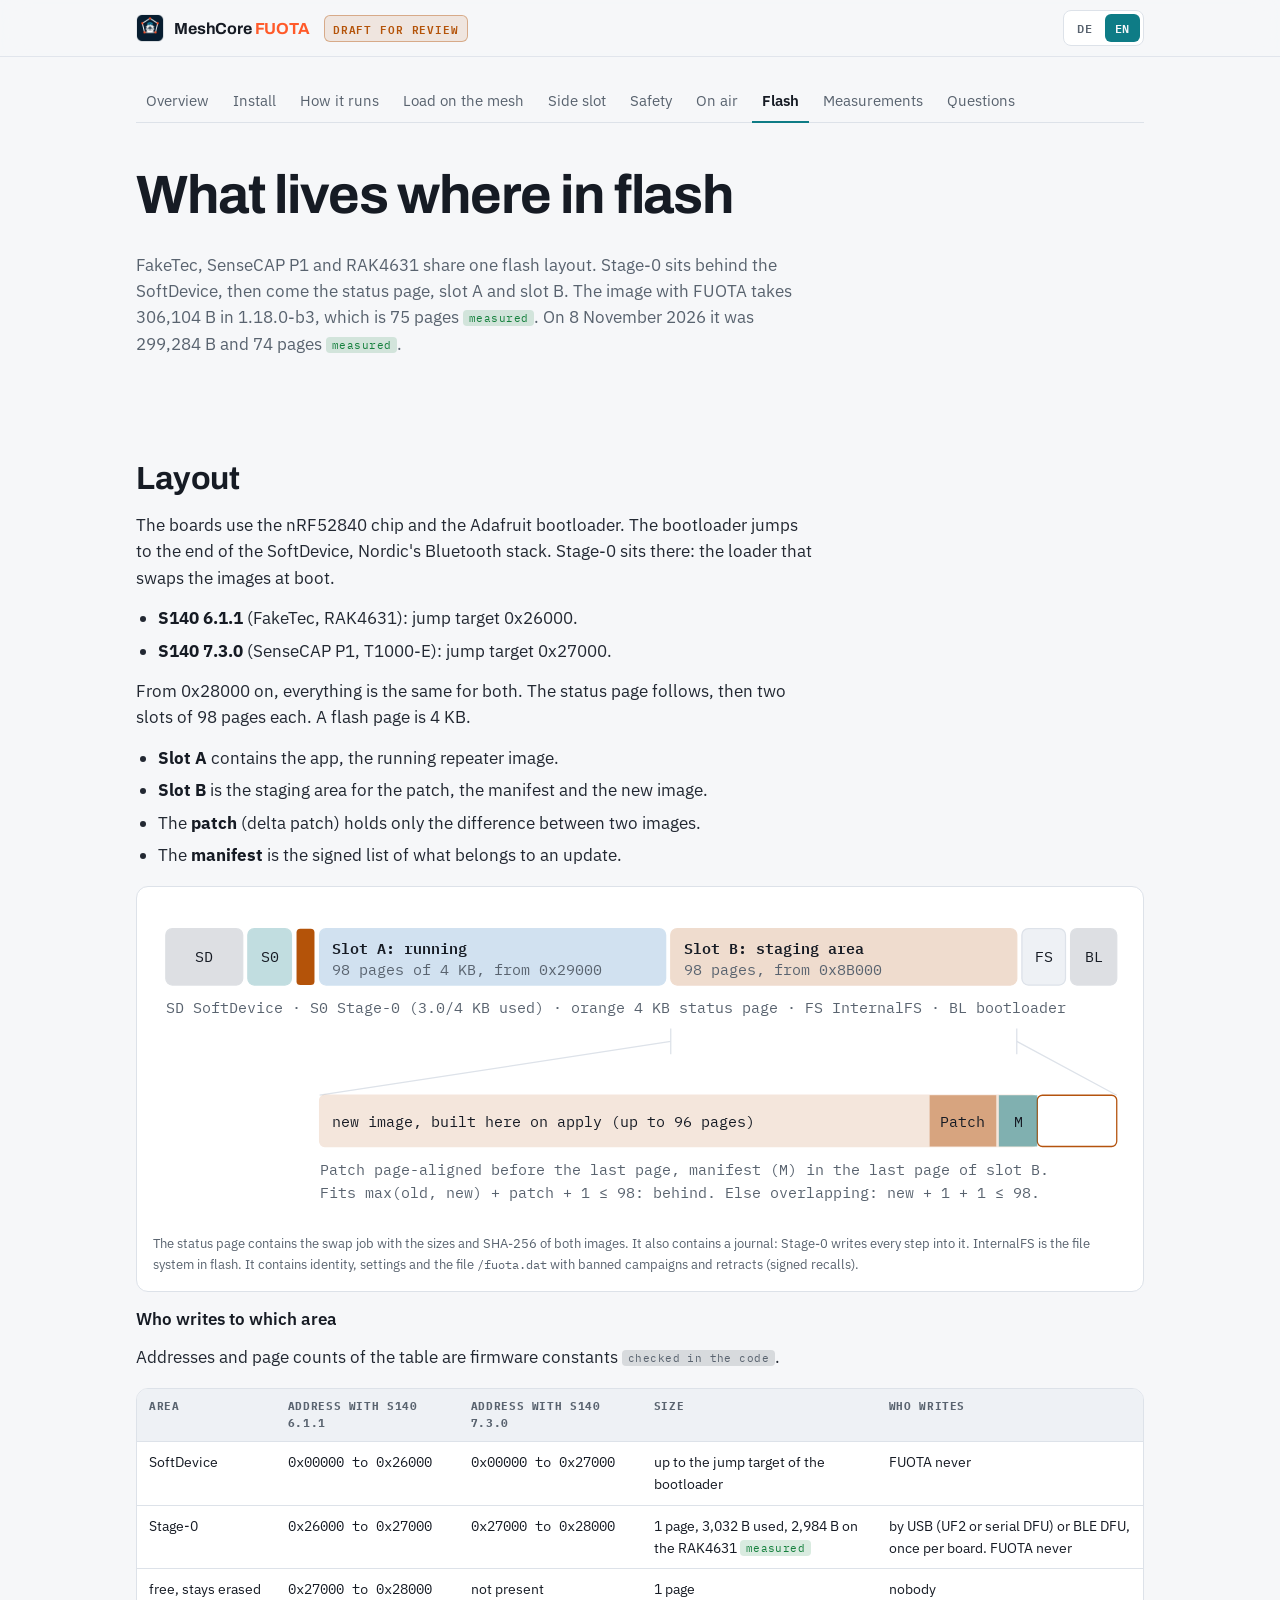
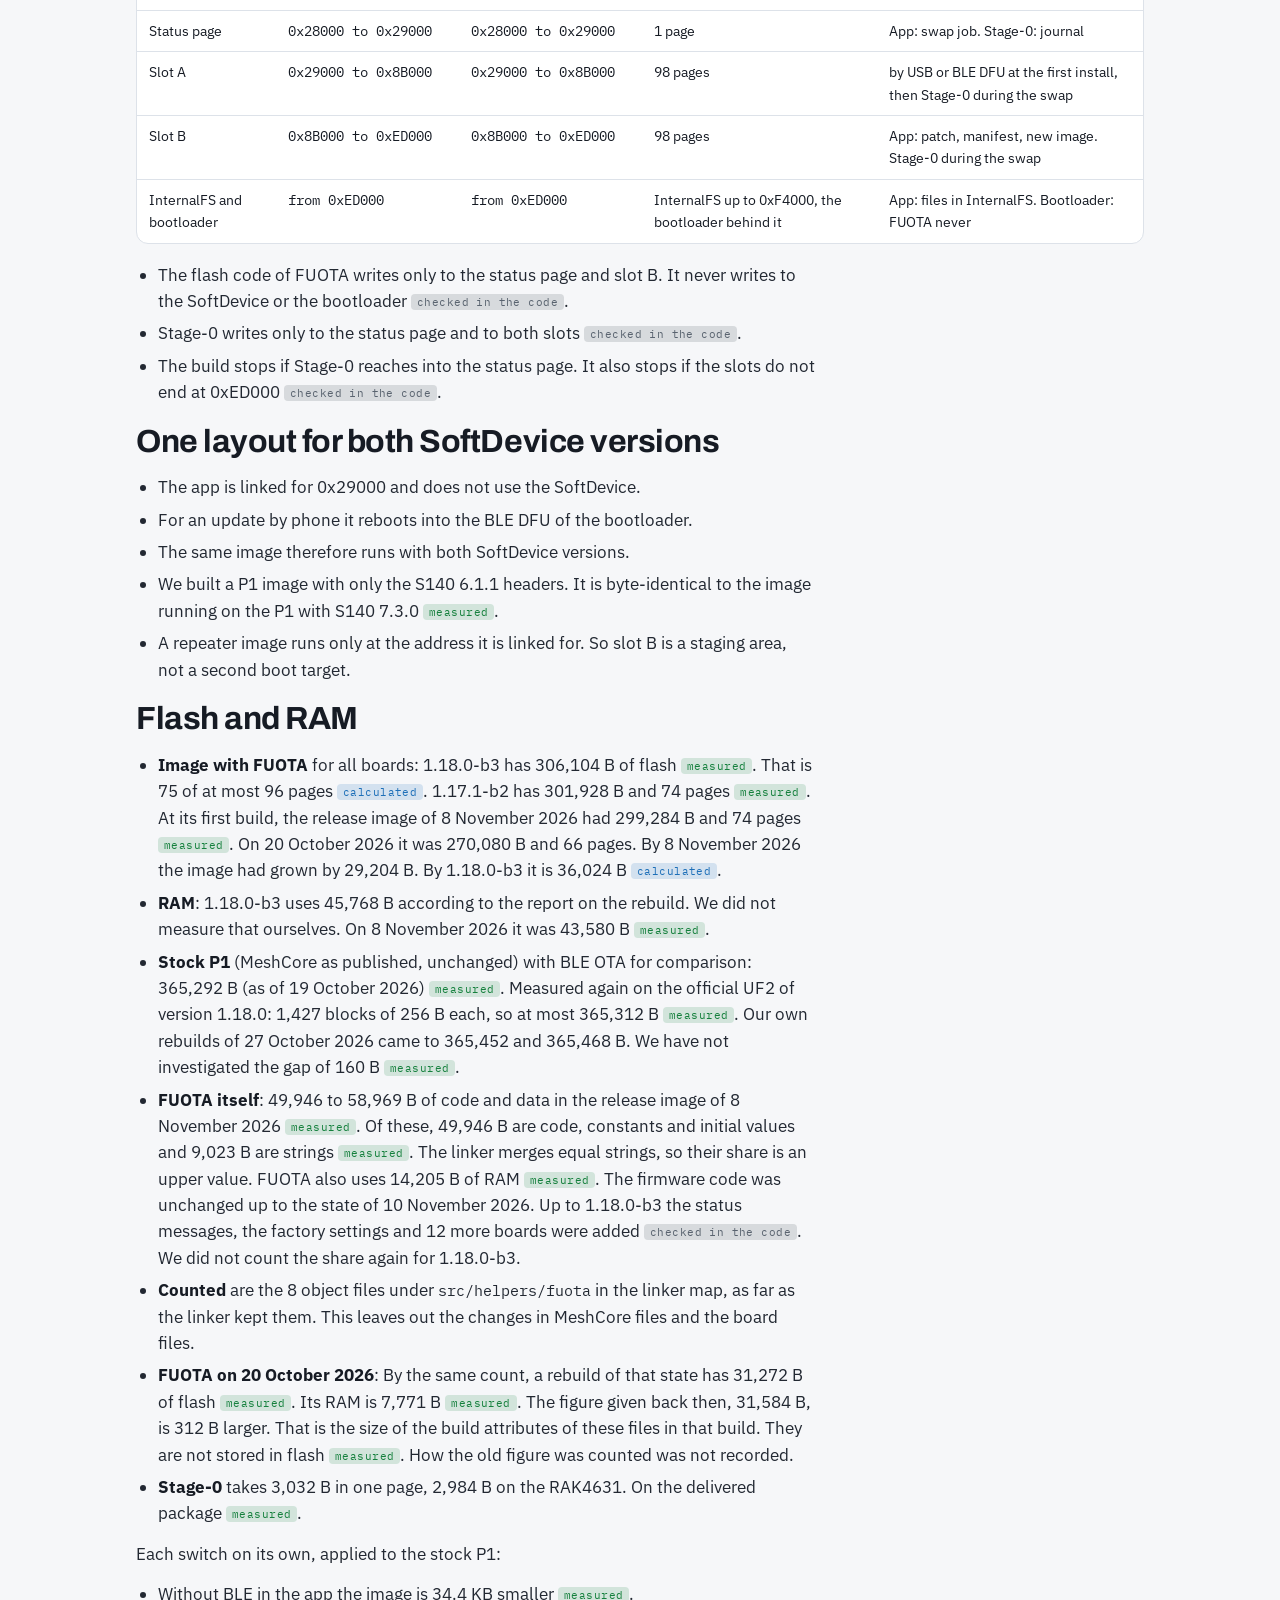
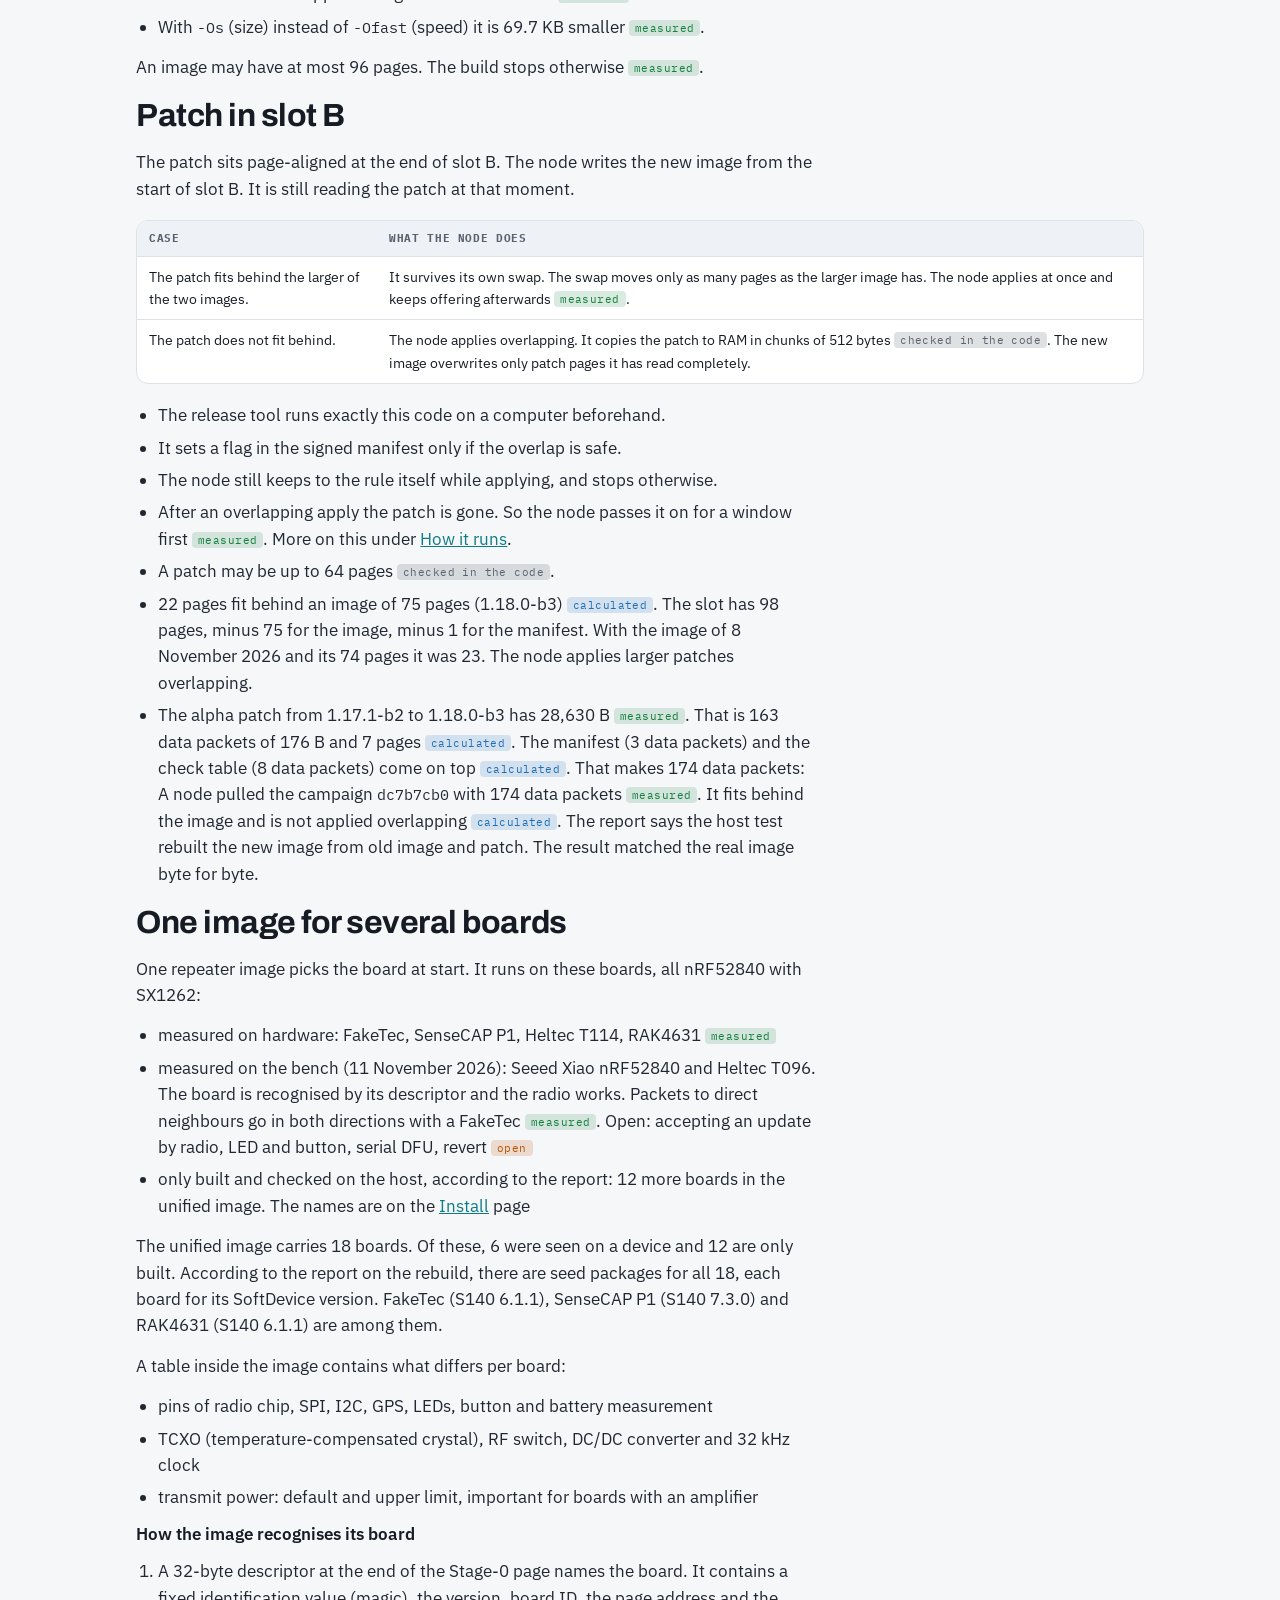
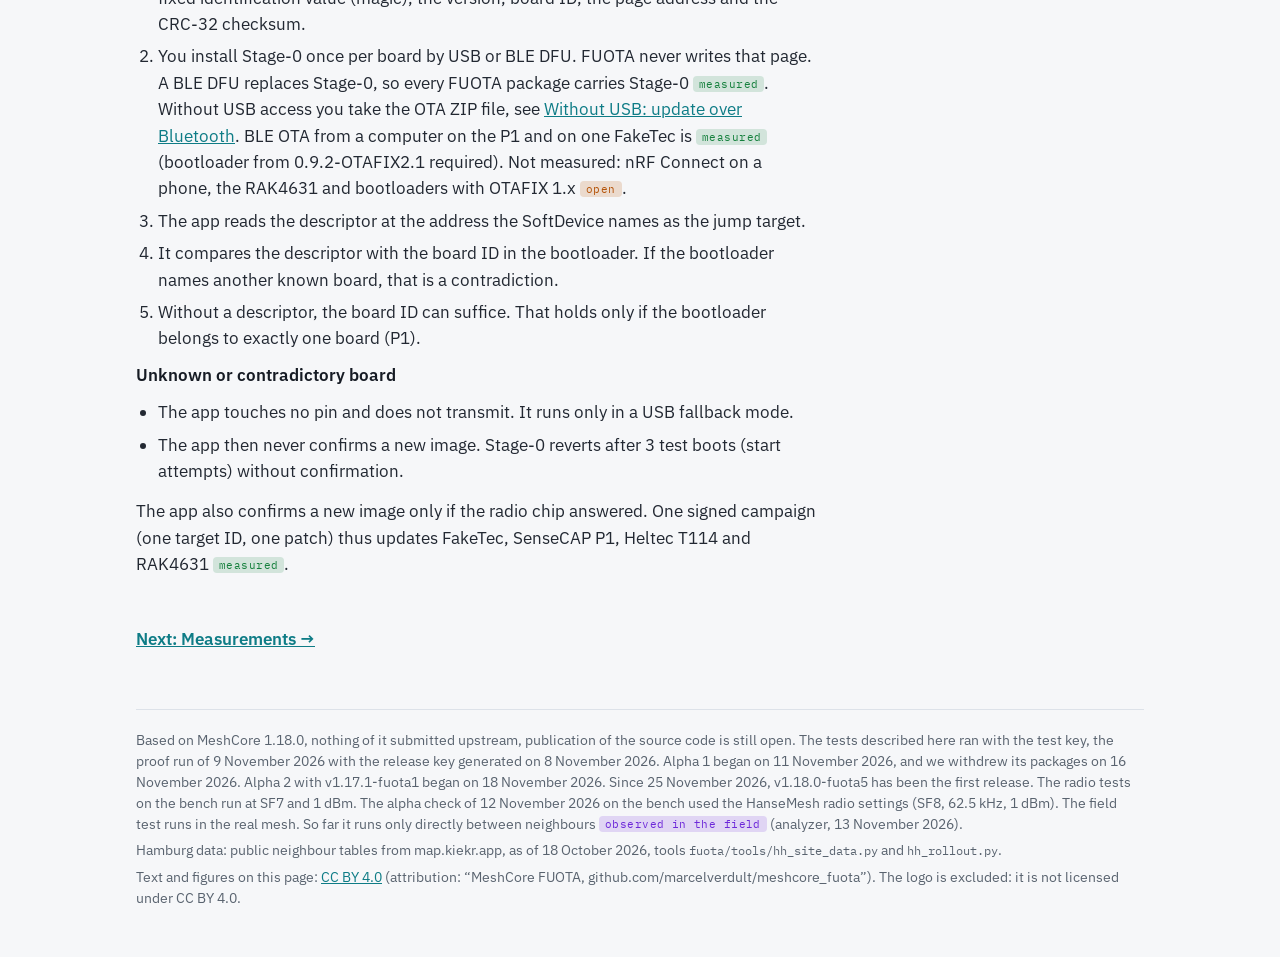
<file: flash.html>
<!doctype html>
<html lang="de" data-lang="de">
<head>
<meta charset="utf-8">
<meta name="viewport" content="width=device-width,initial-scale=1,viewport-fit=cover">
<title>Flash · MeshCore FUOTA</title>
<meta name="description" content="MeshCore FUOTA: firmware updates over LoRa for MeshCore repeaters, design for review (DE/EN)">
<meta property="og:title" content="Flash · MeshCore FUOTA">
<meta property="og:description" content="Firmware updates over LoRa for MeshCore repeaters, design for review (DE/EN)">
<meta property="og:image" content="https://marcelverdult.github.io/meshcore_fuota/logo/logo-dark.png">
<link rel="icon" type="image/png" sizes="16x16" href="logo/favicon-16.png">
<link rel="icon" type="image/png" sizes="32x32" href="logo/favicon-32.png">
<link rel="icon" type="image/png" sizes="48x48" href="logo/favicon-48.png">
<link rel="apple-touch-icon" href="logo/apple-touch-icon.png">
<link rel="preconnect" href="https://fonts.googleapis.com">
<link rel="preconnect" href="https://fonts.gstatic.com" crossorigin>
<link rel="stylesheet" href="https://fonts.googleapis.com/css2?family=Archivo:wght@600;700&family=IBM+Plex+Mono:wght@400;600&family=IBM+Plex+Sans:wght@400;500;600&display=swap">
<link rel="stylesheet" href="assets/site.css">
<script>
(function () {
  // before the first paint: forward old section links of the single page, then pick the language
  // (#de / #en, saved choice, else the browser language) so the other language never flashes
  var moved = window.fuotaMoved = {}, h = location.hash.slice(1);
  if (moved[h]) { location.replace(moved[h] + "#" + h); return; }
  var l = (h === "de" || h === "en") ? h : null;
  if (!l) { try { l = localStorage.getItem("fuota-lang"); } catch (e) {} }
  if (l !== "de" && l !== "en") l = (navigator.language || "de").toLowerCase().indexOf("de") === 0 ? "de" : "en";
  document.documentElement.setAttribute("data-lang", l);
  document.documentElement.setAttribute("lang", l);
})();
</script>
</head>
<body data-title-de="Flash · MeshCore FUOTA" data-title-en="Flash · MeshCore FUOTA">
<div class="bar"><div class="bar-in">
  <a class="mark" href="index.html" aria-label="MeshCore FUOTA"><img src="logo/icon.png" alt="" width="28" height="28"><span>MeshCore <b>FUOTA</b></span></a>
  <span class="chip-draft"><span lang="de">Entwurf zur Prüfung</span><span lang="en">Draft for review</span></span>
  <span class="here" aria-hidden="true"></span>
  <div class="langs" role="group" aria-label="Sprache / language">
    <button type="button" id="btn-de" data-l="de" aria-pressed="true">DE</button>
    <button type="button" id="btn-en" data-l="en" aria-pressed="false">EN</button>
  </div>
</div><div class="progress"></div></div>
<nav class="rail" aria-hidden="true"></nav>
<div class="wrap">
  <nav class="pages" aria-label="Seiten / pages">
    <ul>
      <li><a href="index.html"><span lang="de">Überblick</span><span lang="en">Overview</span></a></li>
      <li><a href="installieren.html"><span lang="de">Installieren</span><span lang="en">Install</span></a></li>
      <li><a href="ablauf.html"><span lang="de">Ablauf</span><span lang="en">How it runs</span></a></li>
      <li><a href="kosten.html"><span lang="de">Last im Mesh</span><span lang="en">Load on the mesh</span></a></li>
      <li><a href="nebenslot.html"><span lang="de">Nebenslot</span><span lang="en">Side slot</span></a></li>
      <li><a href="sicherheit.html"><span lang="de">Sicherheit</span><span lang="en">Safety</span></a></li>
      <li><a href="funk.html"><span lang="de">Funk</span><span lang="en">On air</span></a></li>
      <li><a href="flash.html" aria-current="page"><span lang="de">Flash</span><span lang="en">Flash</span></a></li>
      <li><a href="tests.html"><span lang="de">Messungen</span><span lang="en">Measurements</span></a></li>
      <li><a href="fragen.html"><span lang="de">Fragen</span><span lang="en">Questions</span></a></li>
    </ul>
  </nav>
  <main>
<header class="hero">
    <div lang="de">
      <h1>Wo was im Flash liegt</h1>
      <p class="lede">FakeTec, SenseCAP P1 und RAK4631 nutzen ein Flash-Layout. Stage-0 liegt direkt hinter dem SoftDevice, danach folgen Status-Seite, Slot A und Slot B. Das Image mit FUOTA belegt in 1.18.0-b3 306.104 B, also 75 Seiten <span class="m meas">gemessen</span>. Am 8. November 2026 waren es 299.284 B und 74 Seiten <span class="m meas">gemessen</span>.</p>
    </div>
    <div lang="en">
      <h1>What lives where in flash</h1>
      <p class="lede">FakeTec, SenseCAP P1 and RAK4631 share one flash layout. Stage-0 sits behind the SoftDevice, then come the status page, slot A and slot B. The image with FUOTA takes 306,104 B in 1.18.0-b3, which is 75 pages <span class="m meas">measured</span>. On 8 November 2026 it was 299,284 B and 74 pages <span class="m meas">measured</span>.</p>
    </div>
  </header>

  <section id="speicher">
    <div lang="de" class="prose">
      <h2>Aufteilung</h2>
      <p>Die Boards nutzen den Chip nRF52840 und den Adafruit-Bootloader. Der Bootloader springt ans Ende des SoftDevice, des Bluetooth-Stacks von Nordic. Dort sitzt Stage-0, der Lader, der beim Start die Images tauscht.</p>
      <ul>
        <li><b>S140 6.1.1</b> (FakeTec, RAK4631): Sprungziel 0x26000.</li>
        <li><b>S140 7.3.0</b> (SenseCAP P1, T1000-E): Sprungziel 0x27000.</li>
      </ul>
      <p>Ab 0x28000 ist alles für beide gleich. Dort folgen die Status-Seite und 2 Slots mit je 98 Seiten. Eine Seite im Flash sind 4 KB.</p>
      <ul>
        <li><b>Slot A</b> enthält die App, das laufende Repeater-Image.</li>
        <li><b>Slot B</b> ist das Zwischenlager für den Patch, das Manifest und das neue Image.</li>
        <li>Der <b>Patch</b> (Delta-Patch) enthält nur den Unterschied zwischen zwei Images.</li>
        <li>Das <b>Manifest</b> ist die signierte Liste dessen, was zu einem Update gehört.</li>
      </ul>
    </div>
    <div lang="en" class="prose">
      <h2>Layout</h2>
      <p>The boards use the nRF52840 chip and the Adafruit bootloader. The bootloader jumps to the end of the SoftDevice, Nordic's Bluetooth stack. Stage-0 sits there: the loader that swaps the images at boot.</p>
      <ul>
        <li><b>S140 6.1.1</b> (FakeTec, RAK4631): jump target 0x26000.</li>
        <li><b>S140 7.3.0</b> (SenseCAP P1, T1000-E): jump target 0x27000.</li>
      </ul>
      <p>From 0x28000 on, everything is the same for both. The status page follows, then two slots of 98 pages each. A flash page is 4 KB.</p>
      <ul>
        <li><b>Slot A</b> contains the app, the running repeater image.</li>
        <li><b>Slot B</b> is the staging area for the patch, the manifest and the new image.</li>
        <li>The <b>patch</b> (delta patch) holds only the difference between two images.</li>
        <li>The <b>manifest</b> is the signed list of what belongs to an update.</li>
      </ul>
    </div>
    <div class="panel scroll" lang="de">
      <figure>
        <svg viewBox="0 0 760 250" role="img" style="min-width:620px" aria-label="Flash-Aufteilung und Belegung von Slot B">
          <g font-family="IBM Plex Mono, monospace" font-size="12">
            <rect x="10" y="20" width="60" height="44" rx="5" fill="var(--sys)" opacity=".25" stroke="var(--sys)"/>
            <text x="40" y="46" text-anchor="middle" fill="var(--fg)">SD</text>
            <rect x="74" y="20" width="34" height="44" rx="5" fill="var(--accent)" opacity=".25" stroke="var(--accent)"/>
            <text x="91" y="46" text-anchor="middle" fill="var(--fg)">S0</text>
            <rect x="112" y="20" width="14" height="44" rx="3" fill="var(--warn)"/>
            <rect x="130" y="20" width="270" height="44" rx="5" fill="var(--slota)" opacity=".2" stroke="var(--slota)"/>
            <text x="140" y="40" fill="var(--fg)" font-weight="600">Slot A: läuft</text>
            <text x="140" y="56" fill="var(--muted)">98 Seiten à 4 KB, ab 0x29000</text>
            <rect x="404" y="20" width="270" height="44" rx="5" fill="var(--slotb)" opacity=".2" stroke="var(--slotb)"/>
            <text x="414" y="40" fill="var(--fg)" font-weight="600">Slot B: Zwischenlager</text>
            <text x="414" y="56" fill="var(--muted)">98 Seiten, ab 0x8B000</text>
            <rect x="678" y="20" width="34" height="44" rx="5" fill="var(--panel)" stroke="var(--line)"/>
            <text x="695" y="46" text-anchor="middle" fill="var(--fg)">FS</text>
            <rect x="716" y="20" width="36" height="44" rx="5" fill="var(--sys)" opacity=".25" stroke="var(--sys)"/>
            <text x="734" y="46" text-anchor="middle" fill="var(--fg)">BL</text>
            <text x="10" y="86" fill="var(--muted)">SD SoftDevice · S0 Stage-0 (3,0 von 4 KB) · orange Status-Seite · FS InternalFS · BL Bootloader</text>
            <path d="M404 98 L404 118 M674 98 L674 118" stroke="var(--line)"/>
            <path d="M404 108 L130 150 M674 108 L752 150" stroke="var(--line)" fill="none"/>
            <rect x="130" y="150" width="560" height="40" rx="4" fill="var(--slotb)" opacity=".14" stroke="var(--slotb)"/>
            <rect x="690" y="150" width="62" height="40" rx="4" fill="none" stroke="var(--slotb)"/>
            <text x="140" y="175" fill="var(--fg)">neues Image, beim Anwenden hier gebaut (bis 96 Seiten)</text>
            <rect x="606" y="150" width="52" height="40" fill="var(--slotb)" opacity=".45"/>
            <text x="632" y="175" text-anchor="middle" fill="var(--fg)">Patch</text>
            <rect x="660" y="150" width="30" height="40" fill="var(--accent)" opacity=".5"/>
            <text x="675" y="175" text-anchor="middle" fill="var(--fg)">M</text>
            <text x="130" y="212" fill="var(--muted)">Patch seitenbündig vor der letzten Seite, Manifest (M) in der letzten Seite von Slot B.</text>
            <text x="130" y="230" fill="var(--muted)">Passt max(alt, neu) + Patch + 1 ≤ 98: dahinter. Sonst überlappend: neu + 1 + 1 ≤ 98.</text>
          </g>
        </svg>
        <figcaption>Die Status-Seite enthält den Tausch-Auftrag mit den Größen und SHA-256 beider Images. Dazu kommt ein Journal: Stage-0 schreibt jeden Schritt hinein. InternalFS ist das Dateisystem im Flash. Es enthält Identität, Einstellungen und die Datei <code>/fuota.dat</code> mit gesperrten Kampagnen und Retracts (signierten Rückrufen).</figcaption>
      </figure>
    </div>
    <div class="panel scroll" lang="en">
      <figure>
        <svg viewBox="0 0 760 250" role="img" style="min-width:620px" aria-label="Flash layout and use of slot B">
          <g font-family="IBM Plex Mono, monospace" font-size="12">
            <rect x="10" y="20" width="60" height="44" rx="5" fill="var(--sys)" opacity=".25" stroke="var(--sys)"/>
            <text x="40" y="46" text-anchor="middle" fill="var(--fg)">SD</text>
            <rect x="74" y="20" width="34" height="44" rx="5" fill="var(--accent)" opacity=".25" stroke="var(--accent)"/>
            <text x="91" y="46" text-anchor="middle" fill="var(--fg)">S0</text>
            <rect x="112" y="20" width="14" height="44" rx="3" fill="var(--warn)"/>
            <rect x="130" y="20" width="270" height="44" rx="5" fill="var(--slota)" opacity=".2" stroke="var(--slota)"/>
            <text x="140" y="40" fill="var(--fg)" font-weight="600">Slot A: running</text>
            <text x="140" y="56" fill="var(--muted)">98 pages of 4 KB, from 0x29000</text>
            <rect x="404" y="20" width="270" height="44" rx="5" fill="var(--slotb)" opacity=".2" stroke="var(--slotb)"/>
            <text x="414" y="40" fill="var(--fg)" font-weight="600">Slot B: staging area</text>
            <text x="414" y="56" fill="var(--muted)">98 pages, from 0x8B000</text>
            <rect x="678" y="20" width="34" height="44" rx="5" fill="var(--panel)" stroke="var(--line)"/>
            <text x="695" y="46" text-anchor="middle" fill="var(--fg)">FS</text>
            <rect x="716" y="20" width="36" height="44" rx="5" fill="var(--sys)" opacity=".25" stroke="var(--sys)"/>
            <text x="734" y="46" text-anchor="middle" fill="var(--fg)">BL</text>
            <text x="10" y="86" fill="var(--muted)">SD SoftDevice · S0 Stage-0 (3.0/4 KB used) · orange 4 KB status page · FS InternalFS · BL bootloader</text>
            <path d="M404 98 L404 118 M674 98 L674 118" stroke="var(--line)"/>
            <path d="M404 108 L130 150 M674 108 L752 150" stroke="var(--line)" fill="none"/>
            <rect x="130" y="150" width="560" height="40" rx="4" fill="var(--slotb)" opacity=".14" stroke="var(--slotb)"/>
            <rect x="690" y="150" width="62" height="40" rx="4" fill="none" stroke="var(--slotb)"/>
            <text x="140" y="175" fill="var(--fg)">new image, built here on apply (up to 96 pages)</text>
            <rect x="606" y="150" width="52" height="40" fill="var(--slotb)" opacity=".45"/>
            <text x="632" y="175" text-anchor="middle" fill="var(--fg)">Patch</text>
            <rect x="660" y="150" width="30" height="40" fill="var(--accent)" opacity=".5"/>
            <text x="675" y="175" text-anchor="middle" fill="var(--fg)">M</text>
            <text x="130" y="212" fill="var(--muted)">Patch page-aligned before the last page, manifest (M) in the last page of slot B.</text>
            <text x="130" y="230" fill="var(--muted)">Fits max(old, new) + patch + 1 ≤ 98: behind. Else overlapping: new + 1 + 1 ≤ 98.</text>
          </g>
        </svg>
        <figcaption>The status page contains the swap job with the sizes and SHA-256 of both images. It also contains a journal: Stage-0 writes every step into it. InternalFS is the file system in flash. It contains identity, settings and the file <code>/fuota.dat</code> with banned campaigns and retracts (signed recalls).</figcaption>
      </figure>
    </div>
    <div lang="de" class="prose">
      <h3>Wer in welchen Bereich schreibt</h3>
      <p>Adressen und Seitenzahlen der Tabelle sind Konstanten der Firmware <span class="m code">im Code geprüft</span>.</p>
    </div>
    <div lang="en" class="prose">
      <h3>Who writes to which area</h3>
      <p>Addresses and page counts of the table are firmware constants <span class="m code">checked in the code</span>.</p>
    </div>
    <div lang="de" class="tscroll">
      <table>
        <tr><th>Bereich</th><th>Adresse bei S140 6.1.1</th><th>Adresse bei S140 7.3.0</th><th>Größe</th><th>Wer schreibt</th></tr>
        <tr><td>SoftDevice</td><td class="n">0x00000 bis 0x26000</td><td class="n">0x00000 bis 0x27000</td><td>bis zum Sprungziel des Bootloaders</td><td>FUOTA nie</td></tr>
        <tr><td>Stage-0</td><td class="n">0x26000 bis 0x27000</td><td class="n">0x27000 bis 0x28000</td><td>1 Seite, belegt 3.032 B, am RAK4631 2.984 B <span class="m meas">gemessen</span></td><td>per USB (UF2 oder serielles DFU) oder BLE-DFU, einmal je Board. FUOTA nie</td></tr>
        <tr><td>frei, bleibt gelöscht</td><td class="n">0x27000 bis 0x28000</td><td>entfällt</td><td>1 Seite</td><td>niemand</td></tr>
        <tr><td>Status-Seite</td><td class="n">0x28000 bis 0x29000</td><td class="n">0x28000 bis 0x29000</td><td>1 Seite</td><td>App: Tausch-Auftrag. Stage-0: Journal</td></tr>
        <tr><td>Slot A</td><td class="n">0x29000 bis 0x8B000</td><td class="n">0x29000 bis 0x8B000</td><td>98 Seiten</td><td>per USB oder BLE-DFU bei der ersten Installation, danach Stage-0 beim Tausch</td></tr>
        <tr><td>Slot B</td><td class="n">0x8B000 bis 0xED000</td><td class="n">0x8B000 bis 0xED000</td><td>98 Seiten</td><td>App: Patch, Manifest, neues Image. Stage-0 beim Tausch</td></tr>
        <tr><td>InternalFS und Bootloader</td><td class="n">ab 0xED000</td><td class="n">ab 0xED000</td><td>InternalFS bis 0xF4000, dahinter der Bootloader</td><td>App: Dateien in InternalFS. Bootloader: FUOTA nie</td></tr>
      </table>
    </div>
    <div lang="en" class="tscroll">
      <table>
        <tr><th>Area</th><th>Address with S140 6.1.1</th><th>Address with S140 7.3.0</th><th>Size</th><th>Who writes</th></tr>
        <tr><td>SoftDevice</td><td class="n">0x00000 to 0x26000</td><td class="n">0x00000 to 0x27000</td><td>up to the jump target of the bootloader</td><td>FUOTA never</td></tr>
        <tr><td>Stage-0</td><td class="n">0x26000 to 0x27000</td><td class="n">0x27000 to 0x28000</td><td>1 page, 3,032 B used, 2,984 B on the RAK4631 <span class="m meas">measured</span></td><td>by USB (UF2 or serial DFU) or BLE DFU, once per board. FUOTA never</td></tr>
        <tr><td>free, stays erased</td><td class="n">0x27000 to 0x28000</td><td>not present</td><td>1 page</td><td>nobody</td></tr>
        <tr><td>Status page</td><td class="n">0x28000 to 0x29000</td><td class="n">0x28000 to 0x29000</td><td>1 page</td><td>App: swap job. Stage-0: journal</td></tr>
        <tr><td>Slot A</td><td class="n">0x29000 to 0x8B000</td><td class="n">0x29000 to 0x8B000</td><td>98 pages</td><td>by USB or BLE DFU at the first install, then Stage-0 during the swap</td></tr>
        <tr><td>Slot B</td><td class="n">0x8B000 to 0xED000</td><td class="n">0x8B000 to 0xED000</td><td>98 pages</td><td>App: patch, manifest, new image. Stage-0 during the swap</td></tr>
        <tr><td>InternalFS and bootloader</td><td class="n">from 0xED000</td><td class="n">from 0xED000</td><td>InternalFS up to 0xF4000, the bootloader behind it</td><td>App: files in InternalFS. Bootloader: FUOTA never</td></tr>
      </table>
    </div>
    <div lang="de" class="prose">
      <ul>
        <li>Der Flash-Code von FUOTA schreibt nur in die Status-Seite und in Slot B. Er schreibt nie ins SoftDevice oder in den Bootloader <span class="m code">im Code geprüft</span>.</li>
        <li>Stage-0 schreibt nur in die Status-Seite und in beide Slots <span class="m code">im Code geprüft</span>.</li>
        <li>Der Build bricht ab, wenn Stage-0 in die Status-Seite ragt. Er bricht auch ab, wenn die Slots nicht bei 0xED000 enden <span class="m code">im Code geprüft</span>.</li>
      </ul>
    </div>
    <div lang="en" class="prose">
      <ul>
        <li>The flash code of FUOTA writes only to the status page and slot B. It never writes to the SoftDevice or the bootloader <span class="m code">checked in the code</span>.</li>
        <li>Stage-0 writes only to the status page and to both slots <span class="m code">checked in the code</span>.</li>
        <li>The build stops if Stage-0 reaches into the status page. It also stops if the slots do not end at 0xED000 <span class="m code">checked in the code</span>.</li>
      </ul>
    </div>
    <div lang="de" class="prose">
      <h2>Ein Layout für beide SoftDevice-Versionen</h2>
      <ul>
        <li>Die App ist für 0x29000 gelinkt und nutzt das SoftDevice nicht.</li>
        <li>Für ein Update per Telefon startet sie neu in den BLE-DFU des Bootloaders.</li>
        <li>Dasselbe Image läuft darum mit beiden SoftDevice-Versionen.</li>
        <li>Wir haben ein P1-Image nur mit den Headern von S140 6.1.1 gebaut. Es ist byte-gleich zu dem Image, das auf dem P1 mit S140 7.3.0 läuft <span class="m meas">gemessen</span>.</li>
        <li>Ein Repeater-Image läuft nur an der Adresse, für die es gelinkt ist. Darum ist Slot B ein Zwischenlager und kein zweites Startziel.</li>
      </ul>
    </div>
    <div lang="en" class="prose">
      <h2>One layout for both SoftDevice versions</h2>
      <ul>
        <li>The app is linked for 0x29000 and does not use the SoftDevice.</li>
        <li>For an update by phone it reboots into the BLE DFU of the bootloader.</li>
        <li>The same image therefore runs with both SoftDevice versions.</li>
        <li>We built a P1 image with only the S140 6.1.1 headers. It is byte-identical to the image running on the P1 with S140 7.3.0 <span class="m meas">measured</span>.</li>
        <li>A repeater image runs only at the address it is linked for. So slot B is a staging area, not a second boot target.</li>
      </ul>
    </div>
    <div lang="de" class="prose">
      <h2>Flash und RAM</h2>
      <ul>
        <li><b>Image mit FUOTA</b> für alle Boards: 1.18.0-b3 hat 306.104 B Flash <span class="m meas">gemessen</span>. Das sind 75 von höchstens 96 Seiten <span class="m calc">berechnet</span>. 1.17.1-b2 hat 301.928 B und 74 Seiten <span class="m meas">gemessen</span>. Das Release-Image vom 8. November 2026 hatte beim ersten Bau 299.284 B und 74 Seiten <span class="m meas">gemessen</span>. Am 20. Oktober 2026 waren es 270.080 B und 66 Seiten. Bis zum 8. November 2026 kamen 29.204 B dazu. Bis 1.18.0-b3 sind es 36.024 B <span class="m calc">berechnet</span>.</li>
        <li><b>RAM</b>: 1.18.0-b3 belegt laut Bericht zum Neubau 45.768 B. Das haben wir nicht selbst nachgemessen. Am 8. November 2026 waren es 43.580 B <span class="m meas">gemessen</span>.</li>
        <li><b>Stock-P1</b> (MeshCore unverändert) mit BLE-OTA zum Vergleich: 365.292 B (Stand 19. Oktober 2026) <span class="m meas">gemessen</span>. Am offiziellen UF2 von Version 1.18.0 nachgemessen: 1.427 Blöcke zu je 256 B, das sind höchstens 365.312 B <span class="m meas">gemessen</span>. Eigene Neubauten vom 27. Oktober 2026 kamen auf 365.452 und 365.468 B, den Abstand von 160 B haben wir nicht untersucht <span class="m meas">gemessen</span>.</li>
        <li><b>FUOTA selbst</b>: 49.946 bis 58.969 B Code und Daten im Release-Image vom 8. November 2026 <span class="m meas">gemessen</span>. Davon sind 49.946 B Code, Konstanten und Anfangswerte und 9.023 B Zeichenketten <span class="m meas">gemessen</span>. Der Linker legt gleiche Zeichenketten zusammen, darum ist ihr Anteil ein oberer Wert. FUOTA belegt 14.205 B RAM <span class="m meas">gemessen</span>. Der Firmware-Code war bis zum Stand vom 10. November 2026 unverändert. Bis 1.18.0-b3 kamen die Statusmeldungen, die Werkseinstellungen und 12 weitere Boards dazu <span class="m code">im Code geprüft</span>. Den Anteil für 1.18.0-b3 haben wir nicht neu gezählt.</li>
        <li><b>Gezählt</b> sind laut Linker-Map die 8 Objektdateien unter <code>src/helpers/fuota</code>, soweit der Linker sie übernommen hat. Nicht enthalten sind die Anpassungen in MeshCore-Dateien und die Board-Dateien.</li>
        <li><b>FUOTA am 20. Oktober 2026</b>: Ein Neubau dieses Stands hat nach derselben Zählung 31.272 B Flash <span class="m meas">gemessen</span>. Sein RAM liegt bei 7.771 B <span class="m meas">gemessen</span>. Die damalige Angabe 31.584 B ist um 312 B größer. So groß sind dort die Build-Attribute dieser Dateien. Sie liegen nicht im Flash <span class="m meas">gemessen</span>. Wie die Angabe damals gezählt wurde, ist nicht festgehalten.</li>
        <li><b>Stage-0</b> belegt 3.032 B in einer Seite, am RAK4631 2.984 B. Am ausgelieferten Paket <span class="m meas">gemessen</span>.</li>
      </ul>
      <p>Jeder Schalter für sich, auf den Stock-P1 angewendet:</p>
      <ul>
        <li>Ohne BLE in der App ist das Image 34,4 KB kleiner <span class="m meas">gemessen</span>.</li>
        <li>Mit <code>-Os</code> (Größe) statt <code>-Ofast</code> (Tempo) ist es 69,7 KB kleiner <span class="m meas">gemessen</span>.</li>
      </ul>
      <p>Ein Image darf höchstens 96 Seiten haben. Der Build bricht sonst ab <span class="m meas">gemessen</span>.</p>
    </div>
    <div lang="en" class="prose">
      <h2>Flash and RAM</h2>
      <ul>
        <li><b>Image with FUOTA</b> for all boards: 1.18.0-b3 has 306,104 B of flash <span class="m meas">measured</span>. That is 75 of at most 96 pages <span class="m calc">calculated</span>. 1.17.1-b2 has 301,928 B and 74 pages <span class="m meas">measured</span>. At its first build, the release image of 8 November 2026 had 299,284 B and 74 pages <span class="m meas">measured</span>. On 20 October 2026 it was 270,080 B and 66 pages. By 8 November 2026 the image had grown by 29,204 B. By 1.18.0-b3 it is 36,024 B <span class="m calc">calculated</span>.</li>
        <li><b>RAM</b>: 1.18.0-b3 uses 45,768 B according to the report on the rebuild. We did not measure that ourselves. On 8 November 2026 it was 43,580 B <span class="m meas">measured</span>.</li>
        <li><b>Stock P1</b> (MeshCore as published, unchanged) with BLE OTA for comparison: 365,292 B (as of 19 October 2026) <span class="m meas">measured</span>. Measured again on the official UF2 of version 1.18.0: 1,427 blocks of 256 B each, so at most 365,312 B <span class="m meas">measured</span>. Our own rebuilds of 27 October 2026 came to 365,452 and 365,468 B. We have not investigated the gap of 160 B <span class="m meas">measured</span>.</li>
        <li><b>FUOTA itself</b>: 49,946 to 58,969 B of code and data in the release image of 8 November 2026 <span class="m meas">measured</span>. Of these, 49,946 B are code, constants and initial values and 9,023 B are strings <span class="m meas">measured</span>. The linker merges equal strings, so their share is an upper value. FUOTA also uses 14,205 B of RAM <span class="m meas">measured</span>. The firmware code was unchanged up to the state of 10 November 2026. Up to 1.18.0-b3 the status messages, the factory settings and 12 more boards were added <span class="m code">checked in the code</span>. We did not count the share again for 1.18.0-b3.</li>
        <li><b>Counted</b> are the 8 object files under <code>src/helpers/fuota</code> in the linker map, as far as the linker kept them. This leaves out the changes in MeshCore files and the board files.</li>
        <li><b>FUOTA on 20 October 2026</b>: By the same count, a rebuild of that state has 31,272 B of flash <span class="m meas">measured</span>. Its RAM is 7,771 B <span class="m meas">measured</span>. The figure given back then, 31,584 B, is 312 B larger. That is the size of the build attributes of these files in that build. They are not stored in flash <span class="m meas">measured</span>. How the old figure was counted was not recorded.</li>
        <li><b>Stage-0</b> takes 3,032 B in one page, 2,984 B on the RAK4631. On the delivered package <span class="m meas">measured</span>.</li>
      </ul>
      <p>Each switch on its own, applied to the stock P1:</p>
      <ul>
        <li>Without BLE in the app the image is 34.4 KB smaller <span class="m meas">measured</span>.</li>
        <li>With <code>-Os</code> (size) instead of <code>-Ofast</code> (speed) it is 69.7 KB smaller <span class="m meas">measured</span>.</li>
      </ul>
      <p>An image may have at most 96 pages. The build stops otherwise <span class="m meas">measured</span>.</p>
    </div>
    <div lang="de" class="prose">
      <h2>Patch in Slot B</h2>
      <p>Der Patch liegt seitenbündig am Ende von Slot B. Das neue Image schreibt der Knoten ab dem Anfang von Slot B. Dabei liest er den Patch noch.</p>
    </div>
    <div lang="en" class="prose">
      <h2>Patch in slot B</h2>
      <p>The patch sits page-aligned at the end of slot B. The node writes the new image from the start of slot B. It is still reading the patch at that moment.</p>
    </div>
    <div lang="de" class="tscroll">
      <table>
        <tr><th>Fall</th><th>Was der Knoten tut</th></tr>
        <tr><td>Der Patch passt hinter das größere der beiden Images.</td><td>Er übersteht den eigenen Tausch, der nur so viele Seiten bewegt wie das größere Image. Der Knoten wendet sofort an und bietet danach weiter an <span class="m meas">gemessen</span>.</td></tr>
        <tr><td>Der Patch passt nicht dahinter.</td><td>Der Knoten wendet überlappend an. Er kopiert den Patch in Stücken zu 512 Byte ins RAM <span class="m code">im Code geprüft</span>. Das neue Image überschreibt nur Patch-Seiten, die er schon ganz gelesen hat.</td></tr>
      </table>
    </div>
    <div lang="en" class="tscroll">
      <table>
        <tr><th>Case</th><th>What the node does</th></tr>
        <tr><td>The patch fits behind the larger of the two images.</td><td>It survives its own swap. The swap moves only as many pages as the larger image has. The node applies at once and keeps offering afterwards <span class="m meas">measured</span>.</td></tr>
        <tr><td>The patch does not fit behind.</td><td>The node applies overlapping. It copies the patch to RAM in chunks of 512 bytes <span class="m code">checked in the code</span>. The new image overwrites only patch pages it has read completely.</td></tr>
      </table>
    </div>
    <div lang="de" class="prose">
      <ul>
        <li>Das Release-Werkzeug spielt genau diesen Code vorher auf dem Rechner durch.</li>
        <li>Es setzt im signierten Manifest ein Kennzeichen (Flag), nur wenn das Überlappen sicher ist.</li>
        <li>Der Knoten hält die Regel beim Anwenden trotzdem selbst ein und bricht sonst ab.</li>
        <li>Nach dem überlappenden Anwenden ist der Patch weg. Darum gibt der Knoten ihn vorher ein Fenster lang weiter <span class="m meas">gemessen</span>. Mehr dazu steht unter <a href="ablauf.html#ablauf">Ablauf</a>.</li>
        <li>Ein Patch darf bis zu 64 Seiten groß sein <span class="m code">im Code geprüft</span>.</li>
        <li>Hinter ein Image mit 75 Seiten (1.18.0-b3) passen 22 Seiten <span class="m calc">berechnet</span>. Das sind 98 im Slot, minus 75 fürs Image, minus 1 fürs Manifest. Beim Image vom 8. November 2026 mit 74 Seiten waren es 23. Größere Patches wendet der Knoten überlappend an.</li>
        <li>Der Alpha-Patch von 1.17.1-b2 auf 1.18.0-b3 hat 28.630 B <span class="m meas">gemessen</span>. Das sind 163 Datenpakete zu 176 B und 7 Seiten <span class="m calc">berechnet</span>. Dazu kommen das Manifest (3 Datenpakete) und die Prüftabelle (8 Datenpakete) <span class="m calc">berechnet</span>. Das sind 174 Datenpakete: Ein Knoten holte die Kampagne <code>dc7b7cb0</code> mit 174 Datenpaketen <span class="m meas">gemessen</span>. Er passt hinter das Image und wird nicht überlappend angewendet <span class="m calc">berechnet</span>. Laut Bericht setzte der Rechner-Test das neue Image aus altem Image und Patch zusammen. Es war Byte für Byte gleich dem echten.</li>
      </ul>
    </div>
    <div lang="en" class="prose">
      <ul>
        <li>The release tool runs exactly this code on a computer beforehand.</li>
        <li>It sets a flag in the signed manifest only if the overlap is safe.</li>
        <li>The node still keeps to the rule itself while applying, and stops otherwise.</li>
        <li>After an overlapping apply the patch is gone. So the node passes it on for a window first <span class="m meas">measured</span>. More on this under <a href="ablauf.html#ablauf">How it runs</a>.</li>
        <li>A patch may be up to 64 pages <span class="m code">checked in the code</span>.</li>
        <li>22 pages fit behind an image of 75 pages (1.18.0-b3) <span class="m calc">calculated</span>. The slot has 98 pages, minus 75 for the image, minus 1 for the manifest. With the image of 8 November 2026 and its 74 pages it was 23. The node applies larger patches overlapping.</li>
        <li>The alpha patch from 1.17.1-b2 to 1.18.0-b3 has 28,630 B <span class="m meas">measured</span>. That is 163 data packets of 176 B and 7 pages <span class="m calc">calculated</span>. The manifest (3 data packets) and the check table (8 data packets) come on top <span class="m calc">calculated</span>. That makes 174 data packets: A node pulled the campaign <code>dc7b7cb0</code> with 174 data packets <span class="m meas">measured</span>. It fits behind the image and is not applied overlapping <span class="m calc">calculated</span>. The report says the host test rebuilt the new image from old image and patch. The result matched the real image byte for byte.</li>
      </ul>
    </div>
    <div lang="de" class="prose">
      <h2>Ein Image für mehrere Boards</h2>
      <p>Ein Repeater-Image wählt das Board beim Start. Es läuft auf diesen Boards, alle nRF52840 mit SX1262:</p>
      <ul>
        <li>auf Hardware gemessen: FakeTec, SenseCAP P1, Heltec T114, RAK4631 <span class="m meas">gemessen</span></li>
        <li>im Testaufbau gemessen (11. November 2026): Seeed Xiao nRF52840 und Heltec T096. Das Board wird am Deskriptor erkannt, der Funk läuft, Pakete an direkte Nachbarn gehen in beide Richtungen mit einem FakeTec <span class="m meas">gemessen</span>. Offen: Update per Funk annehmen, LED und Taste, serielles DFU, Rückfall <span class="m open">offen</span></li>
        <li>nur gebaut und am Rechner geprüft, laut Bericht: 12 weitere Boards im Einheitsimage. Die Namen stehen auf der Seite <a href="installieren.html#alpha-pakete">Installieren</a></li>
      </ul>
      <p>Das Einheitsimage trägt 18 Boards. Davon sind 6 am Gerät gesehen, 12 nur gebaut. Laut Bericht zum Neubau gibt es Seed-Pakete für alle 18, je Board für seine SoftDevice-Version. FakeTec (S140 6.1.1), SenseCAP P1 (S140 7.3.0) und RAK4631 (S140 6.1.1) sind dabei.</p>
      <p>Eine Tabelle im Image enthält, was sich je Board unterscheidet:</p>
      <ul>
        <li>Pins für Funkchip, SPI, I2C, GPS, LEDs, Taste und Batteriemessung</li>
        <li>TCXO (temperaturkompensierter Quarz), RF-Schalter, DC/DC-Wandler und 32-kHz-Takt</li>
        <li>Sendeleistung: Vorgabe und Obergrenze, wichtig bei Boards mit Verstärker</li>
      </ul>
      <h3>Wie das Image sein Board erkennt</h3>
      <ol>
        <li>Ein Deskriptor von 32 Byte am Ende der Stage-0-Seite nennt das Board. Er enthält einen festen Erkennungswert (Magic), die Version, Board-ID, die Adresse der Seite und die Prüfsumme CRC-32.</li>
        <li>Du installierst Stage-0 je Board einmal per USB oder BLE-DFU. FUOTA schreibt diese Seite nie. Ein BLE-DFU ersetzt Stage-0, darum bringt jedes FUOTA-Paket Stage-0 mit <span class="m meas">gemessen</span>. Ohne USB-Zugang nimmst du die OTA-ZIP-Datei, siehe <a href="installieren.html#alpha-ota">Ohne USB: Update per Bluetooth</a>. BLE-OTA ist vom Rechner aus am P1 und an einem FakeTec <span class="m meas">gemessen</span> (Bootloader ab 0.9.2-OTAFIX2.1 nötig). Nicht gemessen sind nRF Connect am Handy, der RAK4631 und Bootloader mit OTAFIX 1.x <span class="m open">offen</span>.</li>
        <li>Die App liest den Deskriptor an der Adresse, die das SoftDevice als Sprungziel nennt.</li>
        <li>Sie vergleicht ihn mit der Board-ID im Bootloader. Nennt der Bootloader ein anderes bekanntes Board, gilt das als Widerspruch.</li>
        <li>Ohne Deskriptor reicht die Board-ID nur, wenn der Bootloader zu genau einem Board gehört (P1).</li>
      </ol>
      <h3>Unbekanntes oder widersprüchliches Board</h3>
      <ul>
        <li>Die App fasst keinen Pin an, sendet nicht und läuft nur im USB-Notbetrieb.</li>
        <li>Die App bestätigt ein neues Image dann nie. Stage-0 tauscht nach 3 Probestarts (Startversuchen) ohne Bestätigung zurück.</li>
      </ul>
      <p>Die App bestätigt ein neues Image außerdem nur, wenn der Funkchip geantwortet hat. Eine signierte Kampagne (eine Ziel-ID, ein Patch) aktualisiert so FakeTec, SenseCAP P1, Heltec T114 und RAK4631 <span class="m meas">gemessen</span>.</p>
    </div>
    <div lang="en" class="prose">
      <h2>One image for several boards</h2>
      <p>One repeater image picks the board at start. It runs on these boards, all nRF52840 with SX1262:</p>
      <ul>
        <li>measured on hardware: FakeTec, SenseCAP P1, Heltec T114, RAK4631 <span class="m meas">measured</span></li>
        <li>measured on the bench (11 November 2026): Seeed Xiao nRF52840 and Heltec T096. The board is recognised by its descriptor and the radio works. Packets to direct neighbours go in both directions with a FakeTec <span class="m meas">measured</span>. Open: accepting an update by radio, LED and button, serial DFU, revert <span class="m open">open</span></li>
        <li>only built and checked on the host, according to the report: 12 more boards in the unified image. The names are on the <a href="installieren.html#alpha-pakete">Install</a> page</li>
      </ul>
      <p>The unified image carries 18 boards. Of these, 6 were seen on a device and 12 are only built. According to the report on the rebuild, there are seed packages for all 18, each board for its SoftDevice version. FakeTec (S140 6.1.1), SenseCAP P1 (S140 7.3.0) and RAK4631 (S140 6.1.1) are among them.</p>
      <p>A table inside the image contains what differs per board:</p>
      <ul>
        <li>pins of radio chip, SPI, I2C, GPS, LEDs, button and battery measurement</li>
        <li>TCXO (temperature-compensated crystal), RF switch, DC/DC converter and 32 kHz clock</li>
        <li>transmit power: default and upper limit, important for boards with an amplifier</li>
      </ul>
      <h3>How the image recognises its board</h3>
      <ol>
        <li>A 32-byte descriptor at the end of the Stage-0 page names the board. It contains a fixed identification value (magic), the version, board ID, the page address and the CRC-32 checksum.</li>
        <li>You install Stage-0 once per board by USB or BLE DFU. FUOTA never writes that page. A BLE DFU replaces Stage-0, so every FUOTA package carries Stage-0 <span class="m meas">measured</span>. Without USB access you take the OTA ZIP file, see <a href="installieren.html#alpha-ota">Without USB: update over Bluetooth</a>. BLE OTA from a computer on the P1 and on one FakeTec is <span class="m meas">measured</span> (bootloader from 0.9.2-OTAFIX2.1 required). Not measured: nRF Connect on a phone, the RAK4631 and bootloaders with OTAFIX 1.x <span class="m open">open</span>.</li>
        <li>The app reads the descriptor at the address the SoftDevice names as the jump target.</li>
        <li>It compares the descriptor with the board ID in the bootloader. If the bootloader names another known board, that is a contradiction.</li>
        <li>Without a descriptor, the board ID can suffice. That holds only if the bootloader belongs to exactly one board (P1).</li>
      </ol>
      <h3>Unknown or contradictory board</h3>
      <ul>
        <li>The app touches no pin and does not transmit. It runs only in a USB fallback mode.</li>
        <li>The app then never confirms a new image. Stage-0 reverts after 3 test boots (start attempts) without confirmation.</li>
      </ul>
      <p>The app also confirms a new image only if the radio chip answered. One signed campaign (one target ID, one patch) thus updates FakeTec, SenseCAP P1, Heltec T114 and RAK4631 <span class="m meas">measured</span>.</p>
    </div>
  </section>
  </main>
  <p class="next"><a href="tests.html"><span lang="de">Weiter: Messungen</span><span lang="en">Next: Measurements</span> →</a></p>
  <footer>
    <span lang="de">Basis MeshCore 1.18.0, nichts davon upstream eingereicht, die Veröffentlichung des Quellcodes ist noch offen. Die hier beschriebenen Tests liefen mit dem Test-Schlüssel, der Nachweislauf vom 9. November 2026 mit dem Release-Schlüssel vom 8. November 2026. Alpha 1 begann am 11. November 2026, wir haben seine Pakete am 16. November 2026 zurückgezogen. Alpha 2 mit v1.17.1-fuota1 begann am 18. November 2026. Seit dem 25. November 2026 ist v1.18.0-fuota5 das erste Release. Die Funktests am Testaufbau laufen bei SF7 und 1 dBm. Die Alpha-Prüfung vom 12. November 2026 nutzte am Testaufbau die Funkwerte des HanseMesh (SF8, 62,5 kHz, 1 dBm). Der Feldtest läuft im echten Mesh. Bisher läuft er nur direkt zwischen Nachbarn <span class="m field">im Feld beobachtet</span> (Analyzer, 13. November 2026).</span>
    <span lang="en">Based on MeshCore 1.18.0, nothing of it submitted upstream, publication of the source code is still open. The tests described here ran with the test key, the proof run of 9 November 2026 with the release key generated on 8 November 2026. Alpha 1 began on 11 November 2026, and we withdrew its packages on 16 November 2026. Alpha 2 with v1.17.1-fuota1 began on 18 November 2026. Since 25 November 2026, v1.18.0-fuota5 has been the first release. The radio tests on the bench run at SF7 and 1 dBm. The alpha check of 12 November 2026 on the bench used the HanseMesh radio settings (SF8, 62.5 kHz, 1 dBm). The field test runs in the real mesh. So far it runs only directly between neighbours <span class="m field">observed in the field</span> (analyzer, 13 November 2026).</span>
    <span lang="de">Daten Hamburg: öffentliche Nachbartabellen von map.kiekr.app, Stand 18. Oktober 2026, Werkzeuge <code>fuota/tools/hh_site_data.py</code> und <code>hh_rollout.py</code>.</span>
    <span lang="en">Hamburg data: public neighbour tables from map.kiekr.app, as of 18 October 2026, tools <code>fuota/tools/hh_site_data.py</code> and <code>hh_rollout.py</code>.</span>
    <span lang="de">Text und Abbildungen dieser Seite: <a href="https://creativecommons.org/licenses/by/4.0/deed.de">CC BY 4.0</a> (Namensnennung: „MeshCore FUOTA, github.com/marcelverdult/meshcore_fuota“). Ausgenommen ist das Logo: Es steht nicht unter CC BY 4.0.</span>
    <span lang="en">Text and figures on this page: <a href="https://creativecommons.org/licenses/by/4.0/">CC BY 4.0</a> (attribution: “MeshCore FUOTA, github.com/marcelverdult/meshcore_fuota”). The logo is excluded: it is not licensed under CC BY 4.0.</span>
  </footer>
</div>
<div class="react" hidden role="toolbar"><button type="button" data-a="copy"><svg viewBox="0 0 16 16" fill="none" stroke="currentColor" stroke-width="1.5"><rect x="5" y="5" width="8.5" height="8.5" rx="1.5"/><path d="M11 5V3.5A1.5 1.5 0 0 0 9.5 2h-6A1.5 1.5 0 0 0 2 3.5v6A1.5 1.5 0 0 0 3.5 11H5"/></svg><span></span></button><button type="button" data-a="issue"><svg viewBox="0 0 16 16" fill="none" stroke="currentColor" stroke-width="1.5"><path d="M2.5 3.5a1 1 0 0 1 1-1h9a1 1 0 0 1 1 1v6.5a1 1 0 0 1-1 1H7l-3 2.5V11h-.5a1 1 0 0 1-1-1z"/></svg><span></span></button></div>
<div class="toast" role="status" aria-live="polite"></div>
<script src="assets/site.js"></script>
<script src="assets/react.js"></script>
</body>
</html>
</file>
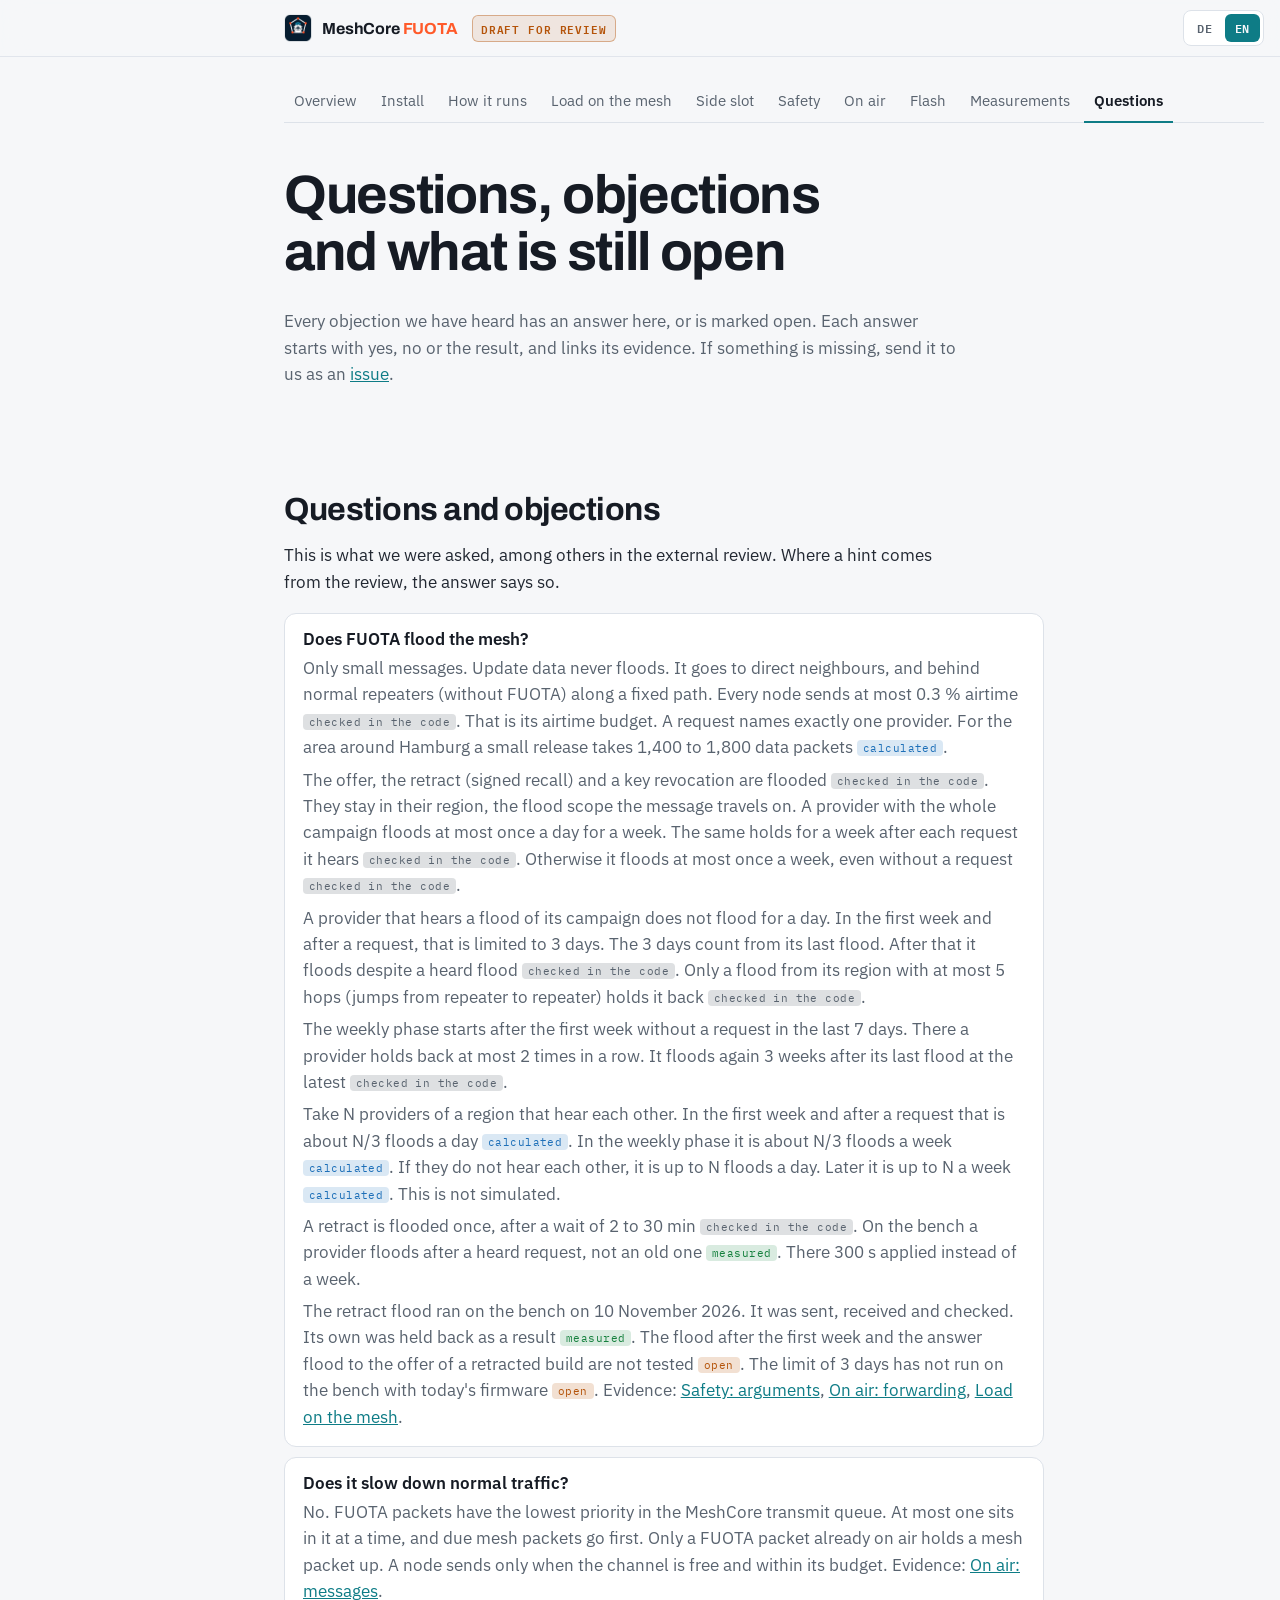
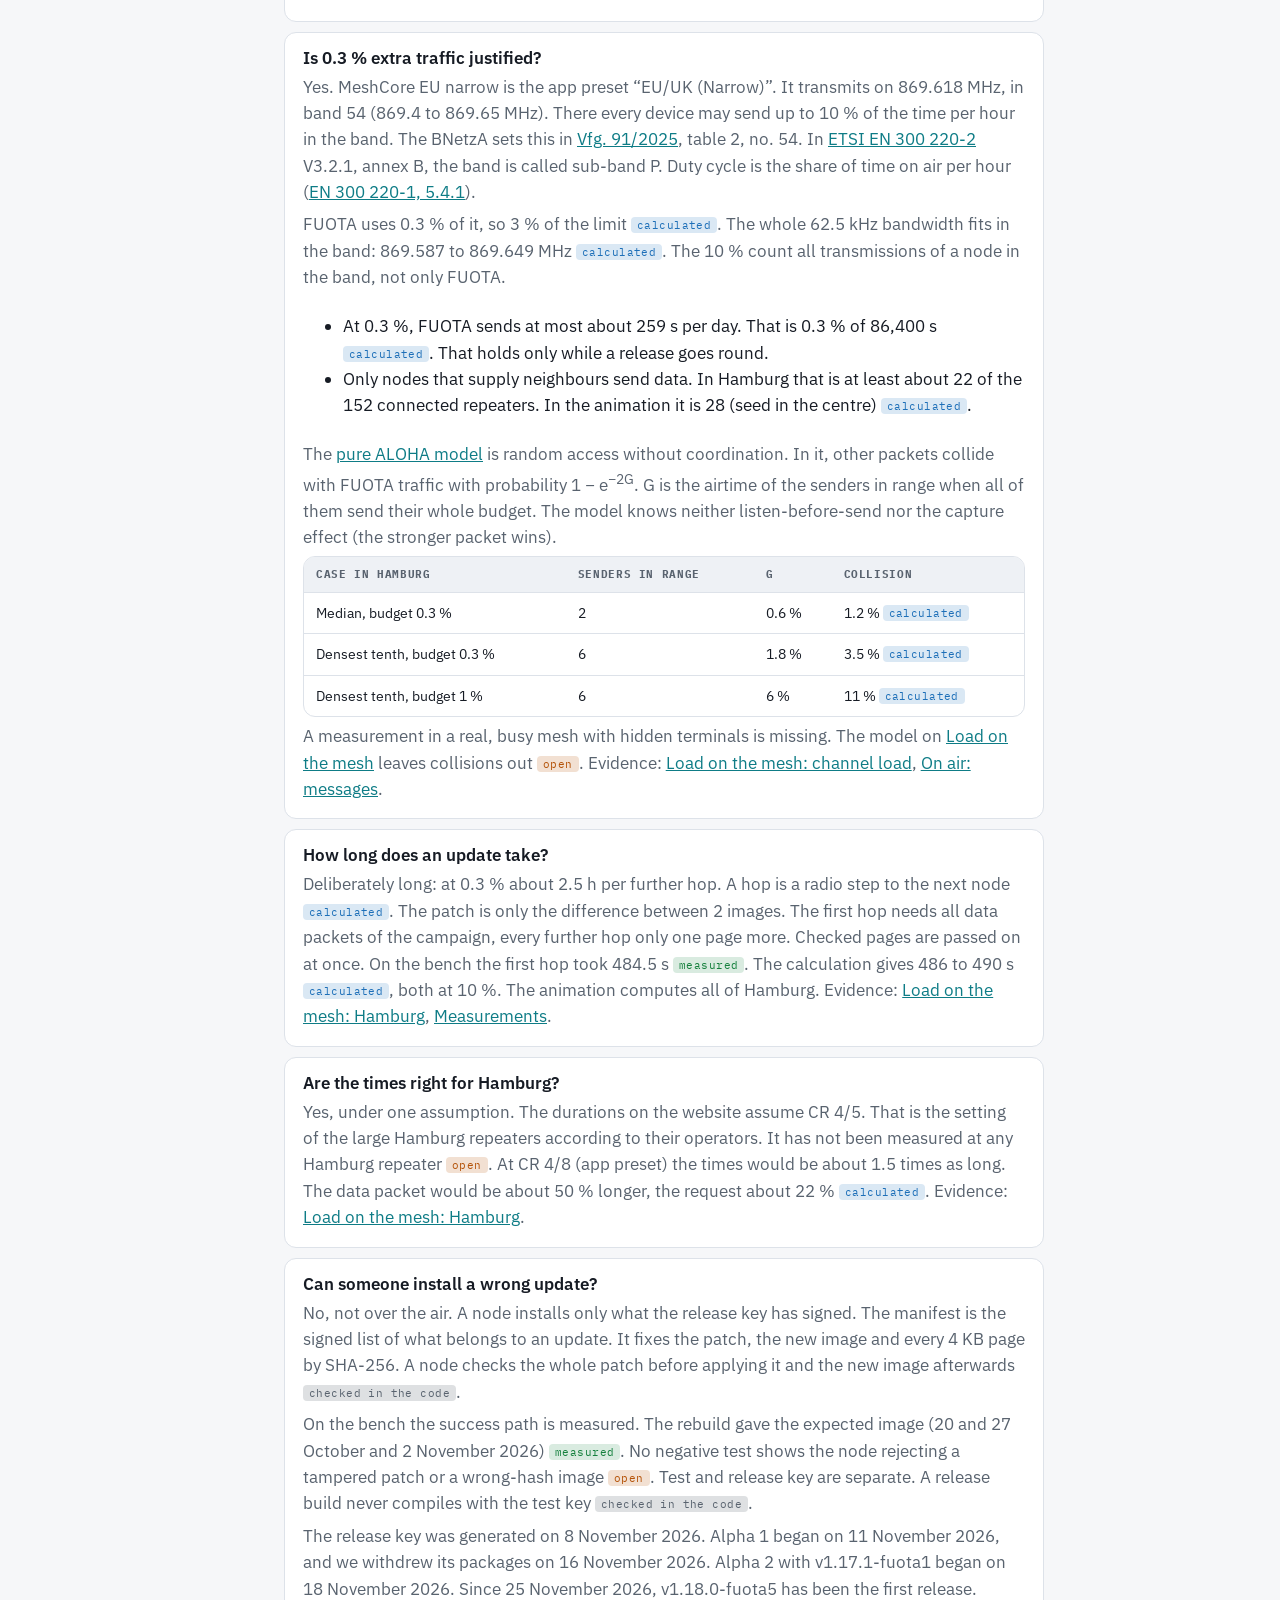
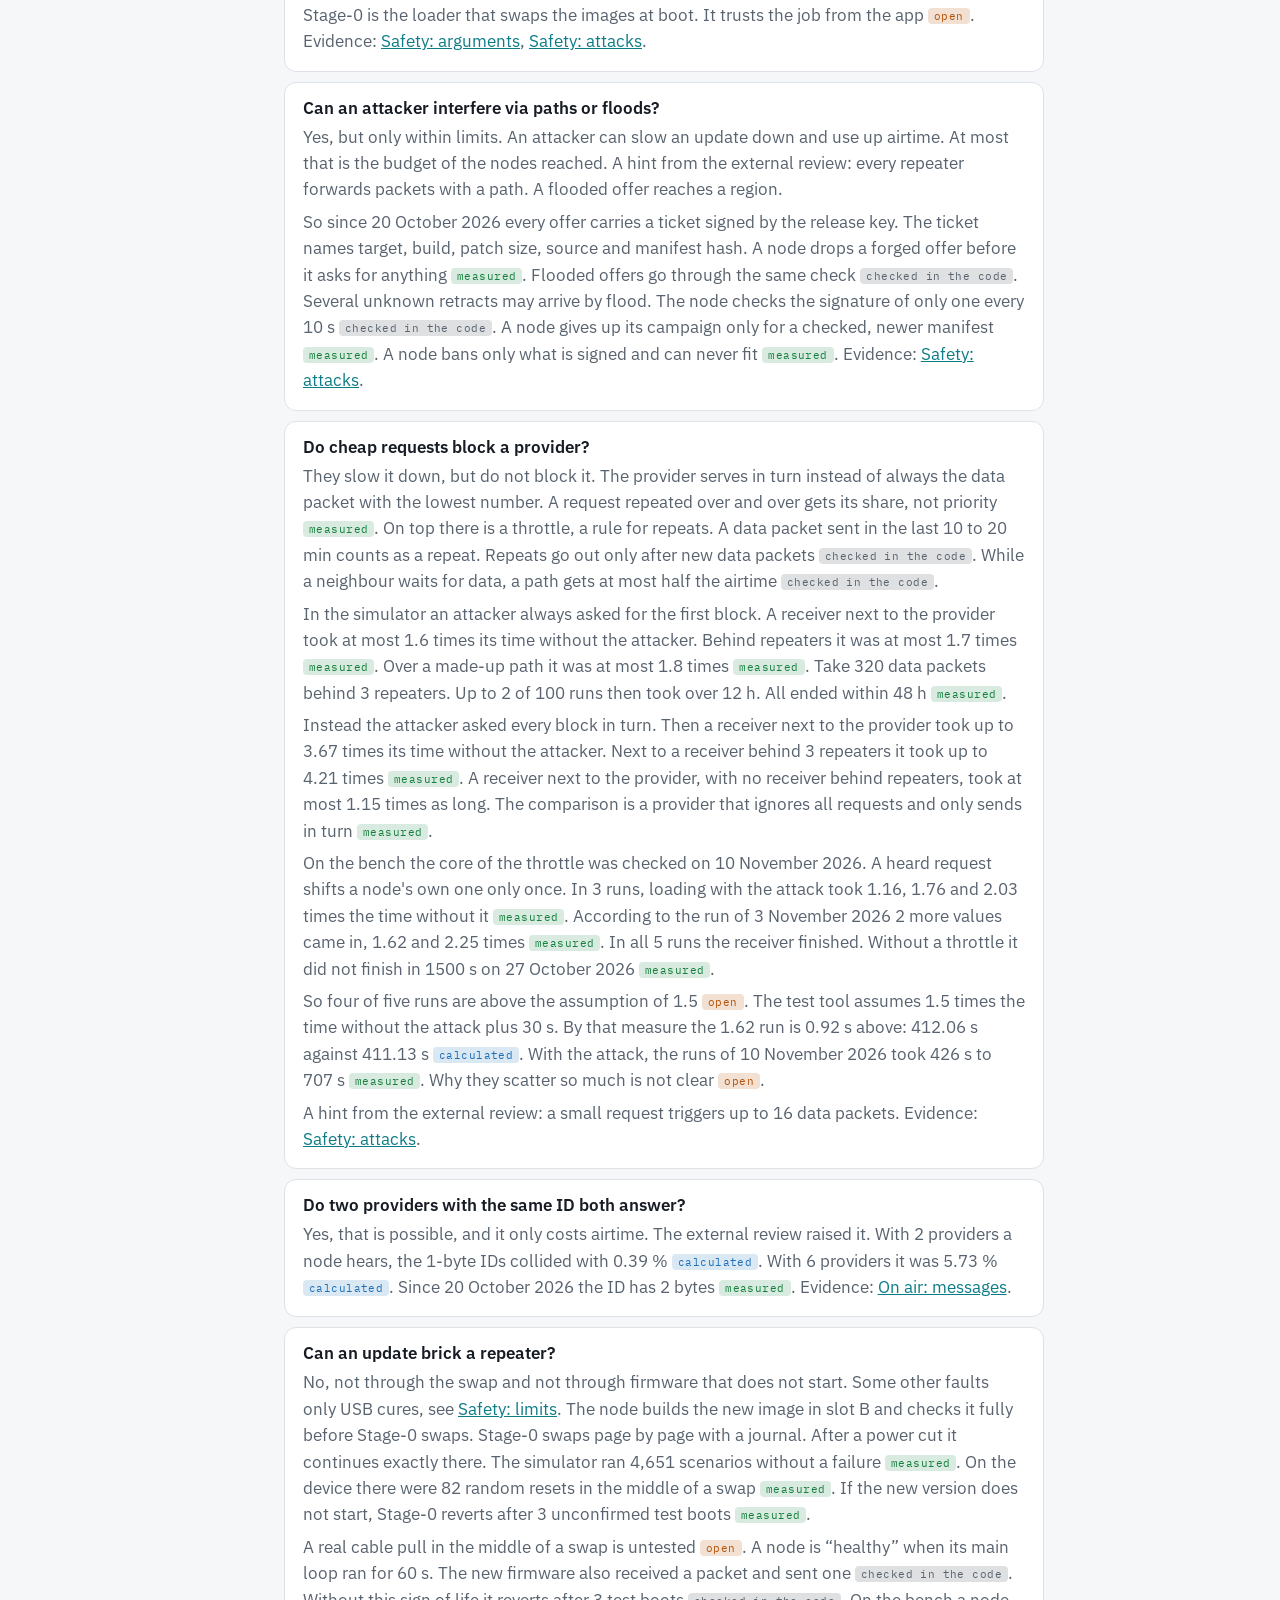
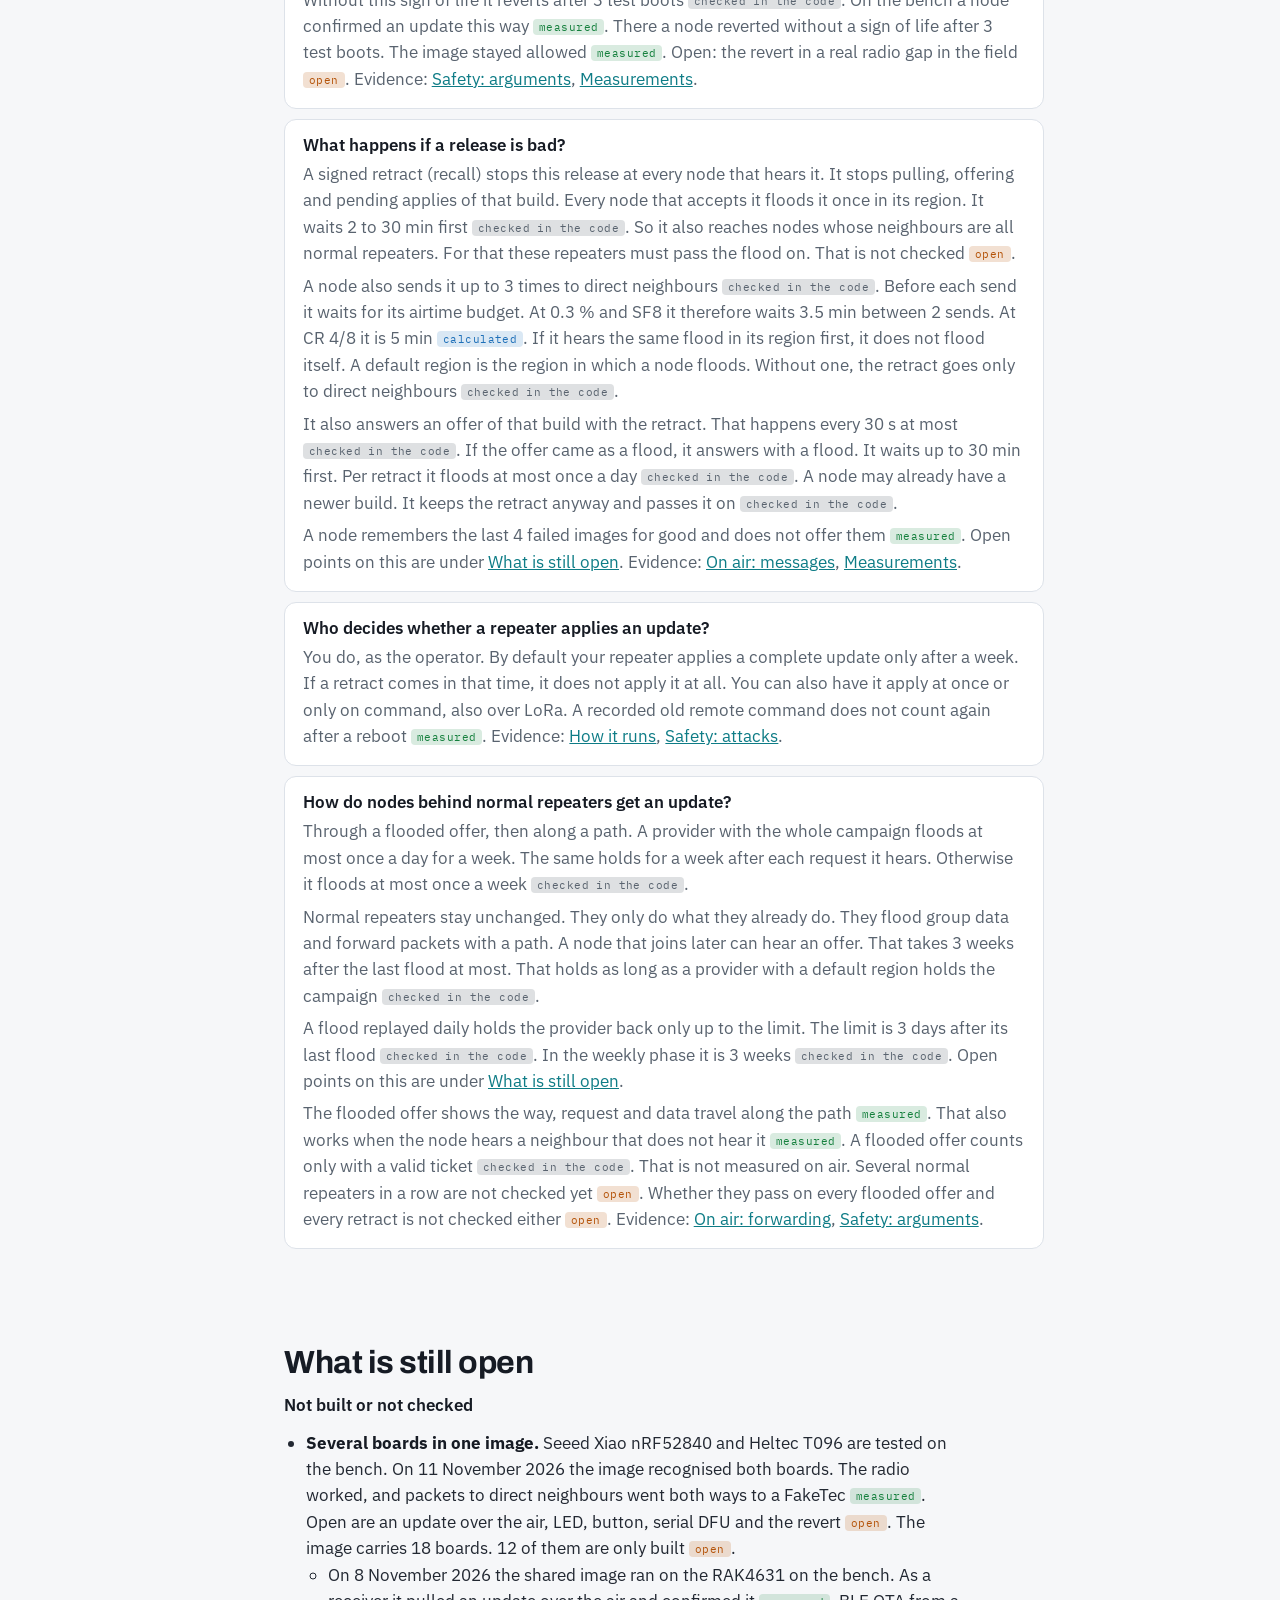
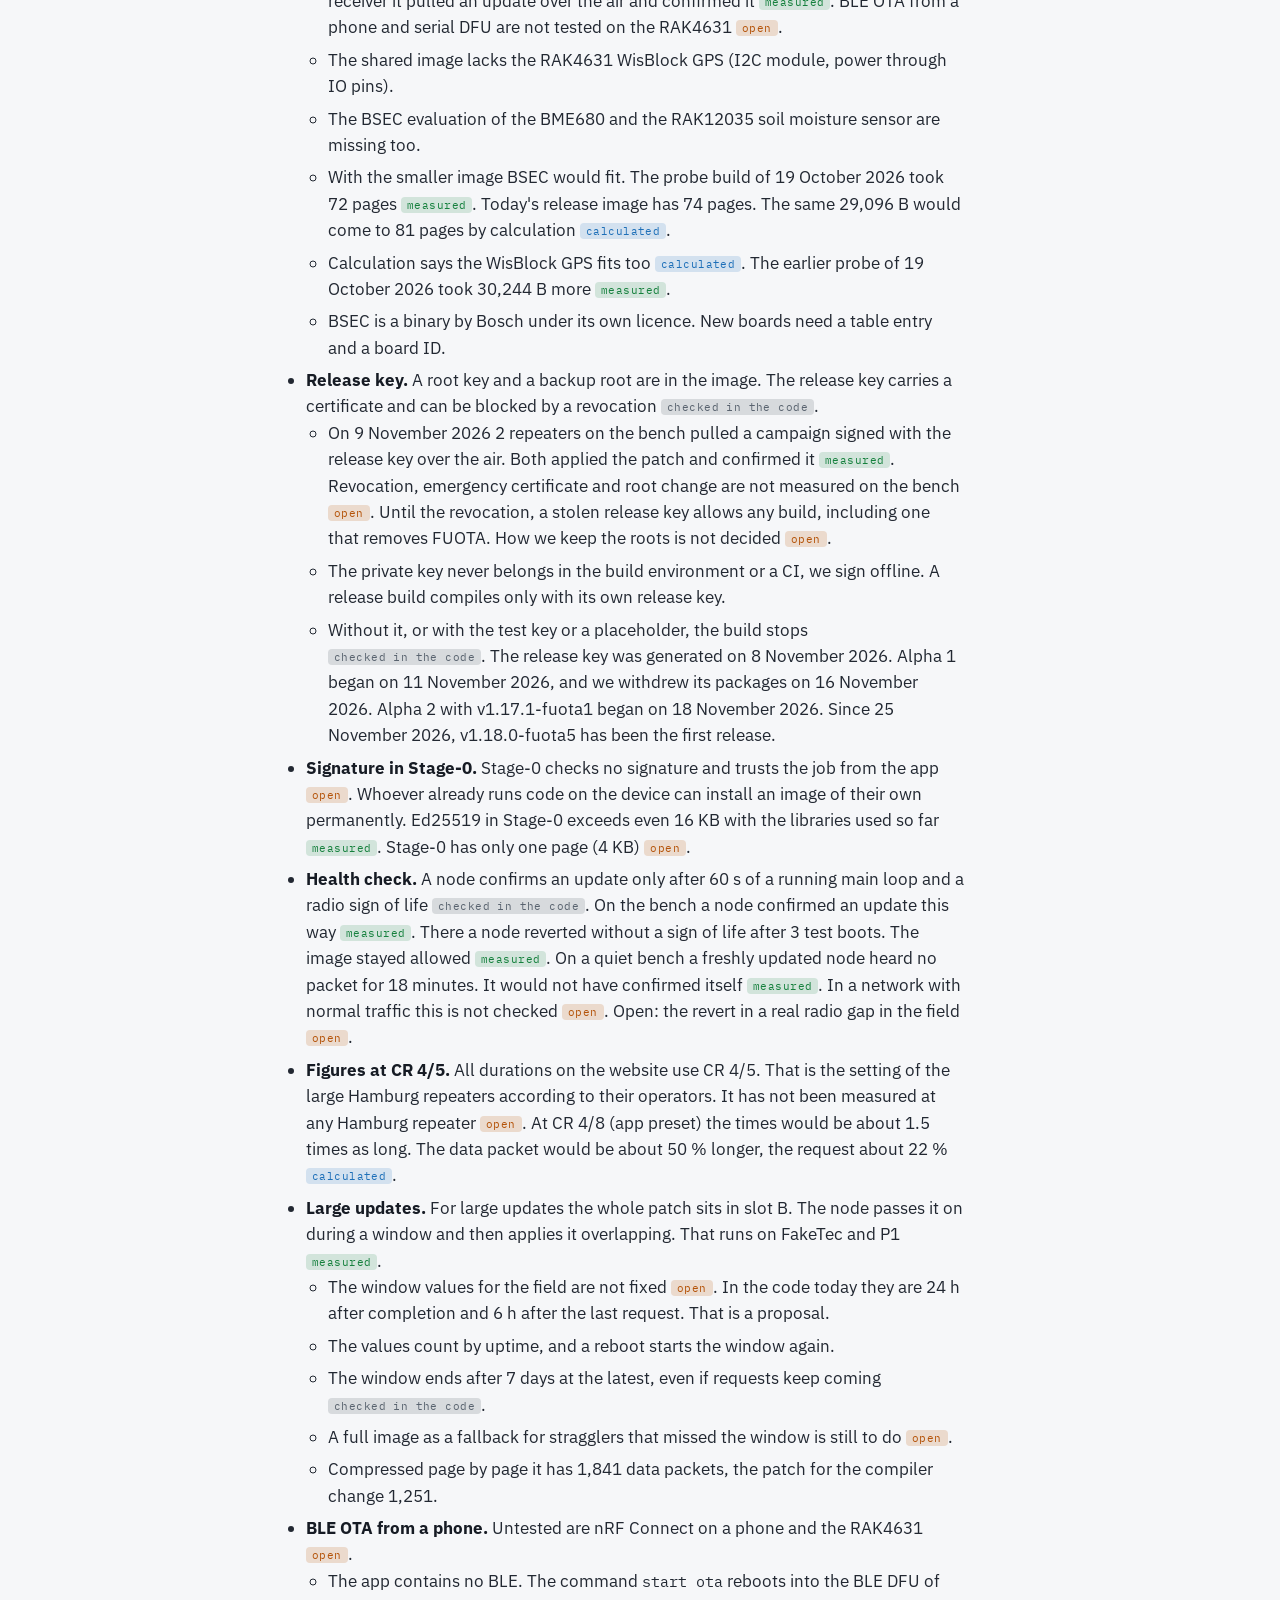
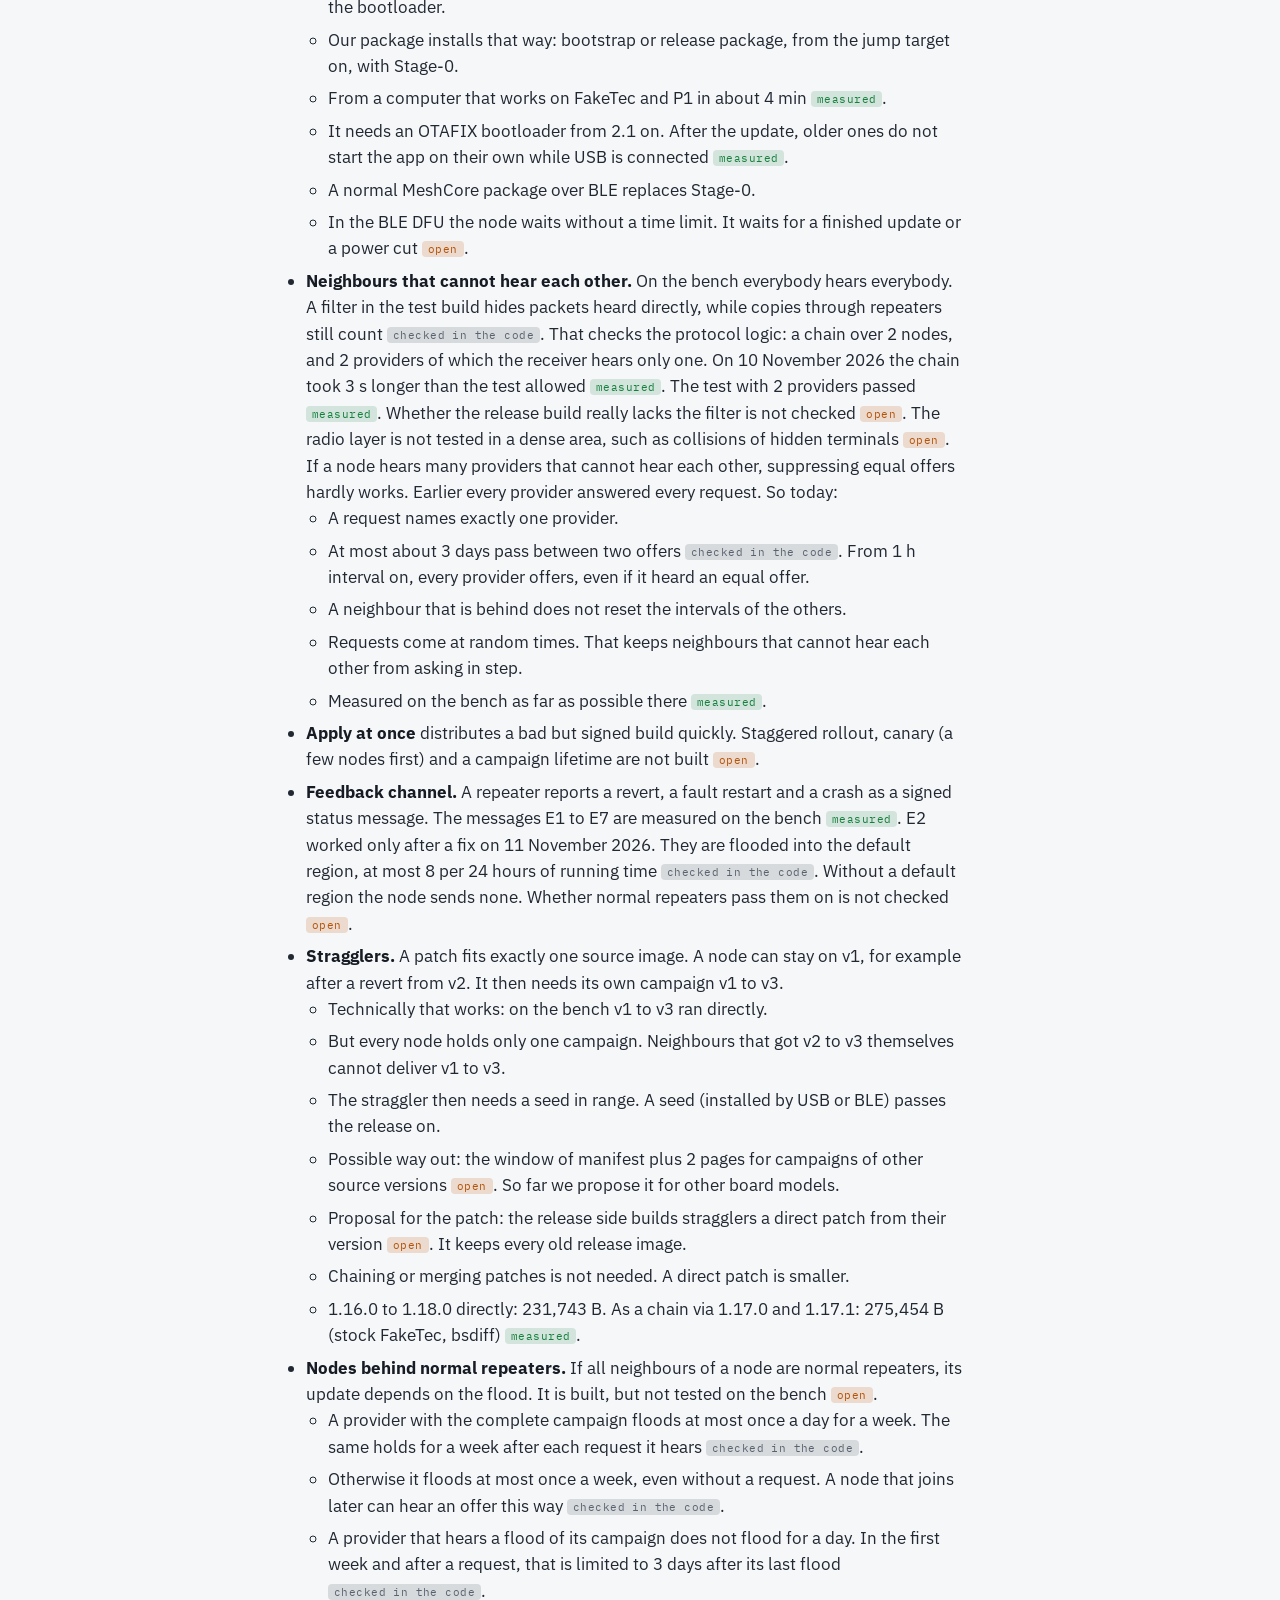
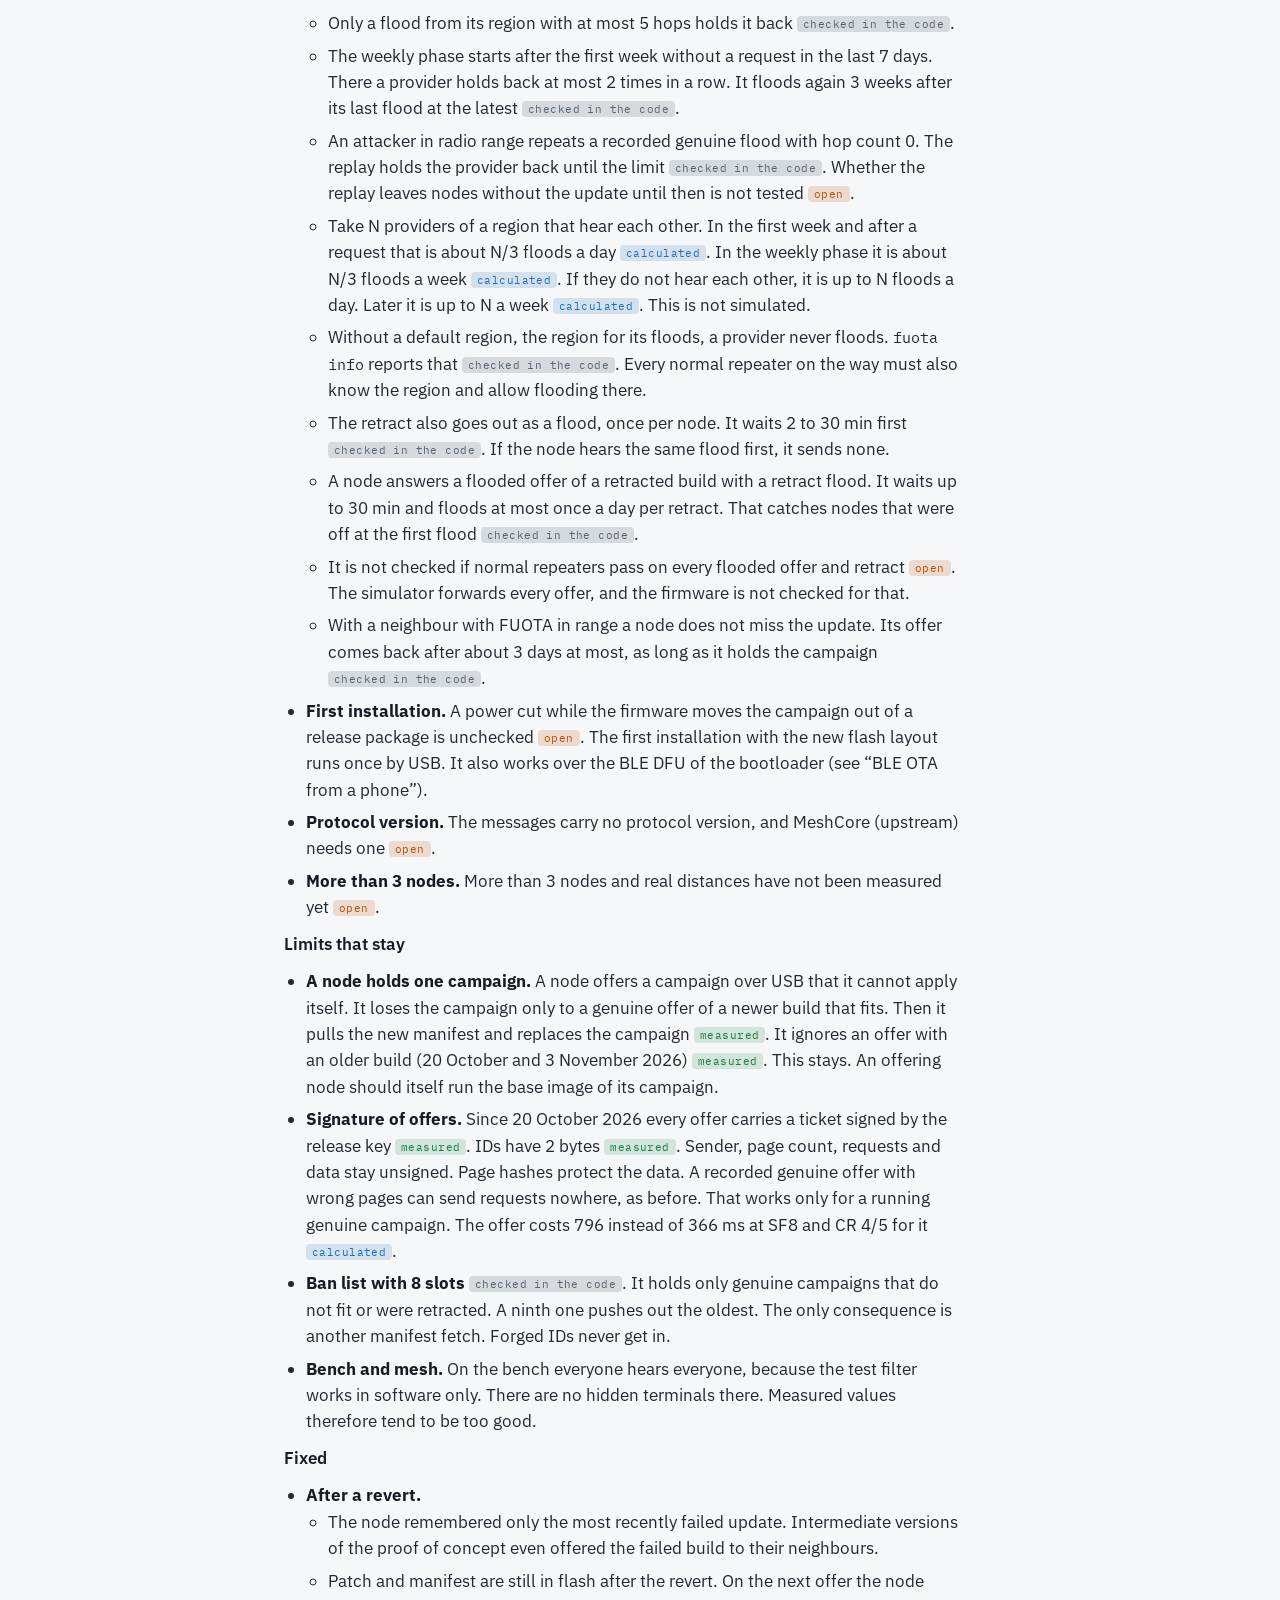
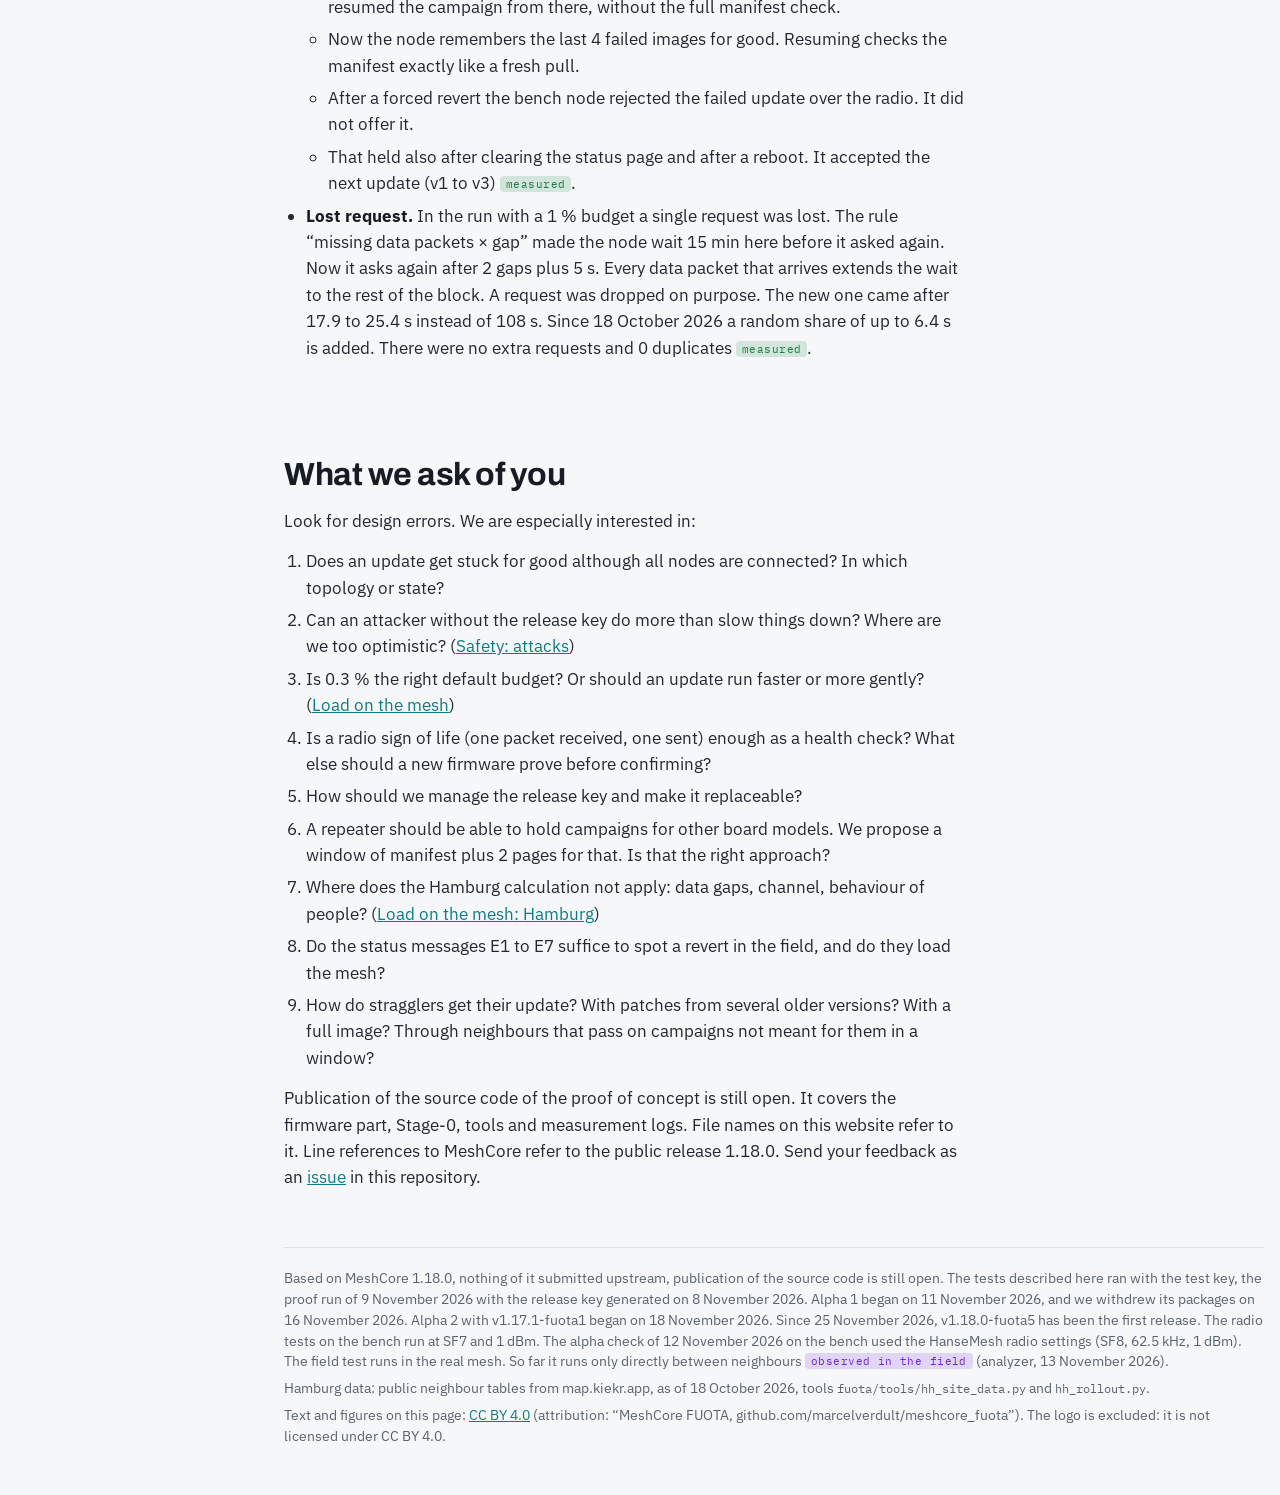
<file: fragen.html>
<!doctype html>
<html lang="de" data-lang="de">
<head>
<meta charset="utf-8">
<meta name="viewport" content="width=device-width,initial-scale=1,viewport-fit=cover">
<title>Fragen · MeshCore FUOTA</title>
<meta name="description" content="MeshCore FUOTA: firmware updates over LoRa for MeshCore repeaters, design for review (DE/EN)">
<meta property="og:title" content="Fragen · MeshCore FUOTA">
<meta property="og:description" content="Firmware updates over LoRa for MeshCore repeaters, design for review (DE/EN)">
<meta property="og:image" content="https://marcelverdult.github.io/meshcore_fuota/logo/logo-dark.png">
<link rel="icon" type="image/png" sizes="16x16" href="logo/favicon-16.png">
<link rel="icon" type="image/png" sizes="32x32" href="logo/favicon-32.png">
<link rel="icon" type="image/png" sizes="48x48" href="logo/favicon-48.png">
<link rel="apple-touch-icon" href="logo/apple-touch-icon.png">
<link rel="preconnect" href="https://fonts.googleapis.com">
<link rel="preconnect" href="https://fonts.gstatic.com" crossorigin>
<link rel="stylesheet" href="https://fonts.googleapis.com/css2?family=Archivo:wght@600;700&family=IBM+Plex+Mono:wght@400;600&family=IBM+Plex+Sans:wght@400;500;600&display=swap">
<link rel="stylesheet" href="assets/site.css">
<script>
(function () {
  // before the first paint: forward old section links of the single page, then pick the language
  // (#de / #en, saved choice, else the browser language) so the other language never flashes
  var moved = window.fuotaMoved = {}, h = location.hash.slice(1);
  if (moved[h]) { location.replace(moved[h] + "#" + h); return; }
  var l = (h === "de" || h === "en") ? h : null;
  if (!l) { try { l = localStorage.getItem("fuota-lang"); } catch (e) {} }
  if (l !== "de" && l !== "en") l = (navigator.language || "de").toLowerCase().indexOf("de") === 0 ? "de" : "en";
  document.documentElement.setAttribute("data-lang", l);
  document.documentElement.setAttribute("lang", l);
})();
</script>
</head>
<body class="has-rail" data-title-de="Fragen · MeshCore FUOTA" data-title-en="Questions · MeshCore FUOTA">
<div class="bar"><div class="bar-in">
  <a class="mark" href="index.html" aria-label="MeshCore FUOTA"><img src="logo/icon.png" alt="" width="28" height="28"><span>MeshCore <b>FUOTA</b></span></a>
  <span class="chip-draft"><span lang="de">Entwurf zur Prüfung</span><span lang="en">Draft for review</span></span>
  <span class="here" aria-hidden="true"></span>
  <div class="langs" role="group" aria-label="Sprache / language">
    <button type="button" id="btn-de" data-l="de" aria-pressed="true">DE</button>
    <button type="button" id="btn-en" data-l="en" aria-pressed="false">EN</button>
  </div>
</div><div class="progress"></div></div>
<nav class="rail" aria-hidden="true"></nav>
<div class="wrap">
  <nav class="pages" aria-label="Seiten / pages">
    <ul>
      <li><a href="index.html"><span lang="de">Überblick</span><span lang="en">Overview</span></a></li>
      <li><a href="installieren.html"><span lang="de">Installieren</span><span lang="en">Install</span></a></li>
      <li><a href="ablauf.html"><span lang="de">Ablauf</span><span lang="en">How it runs</span></a></li>
      <li><a href="kosten.html"><span lang="de">Last im Mesh</span><span lang="en">Load on the mesh</span></a></li>
      <li><a href="nebenslot.html"><span lang="de">Nebenslot</span><span lang="en">Side slot</span></a></li>
      <li><a href="sicherheit.html"><span lang="de">Sicherheit</span><span lang="en">Safety</span></a></li>
      <li><a href="funk.html"><span lang="de">Funk</span><span lang="en">On air</span></a></li>
      <li><a href="flash.html"><span lang="de">Flash</span><span lang="en">Flash</span></a></li>
      <li><a href="tests.html"><span lang="de">Messungen</span><span lang="en">Measurements</span></a></li>
      <li><a href="fragen.html" aria-current="page"><span lang="de">Fragen</span><span lang="en">Questions</span></a></li>
    </ul>
  </nav>
  <main>
<header class="hero">
    <div lang="de">
      <h1>Fragen, Einwände und was noch offen ist</h1>
      <p class="lede">Jeder Einwand, den wir gehört haben, hat hier eine Antwort oder steht als offen da. Jede Antwort beginnt mit Ja, Nein oder dem Ergebnis und verlinkt den Beleg. Was dir fehlt, schick uns als <a href="https://github.com/marcelverdult/meshcore_fuota/issues">Issue</a>.</p>
    </div>
    <div lang="en">
      <h1>Questions, objections and what is still open</h1>
      <p class="lede">Every objection we have heard has an answer here, or is marked open. Each answer starts with yes, no or the result, and links its evidence. If something is missing, send it to us as an <a href="https://github.com/marcelverdult/meshcore_fuota/issues">issue</a>.</p>
    </div>
  </header>

  <section id="faq">
    <div lang="de" class="prose">
      <h2>Fragen und Einwände</h2>
      <p>Das wurde uns gefragt, unter anderem im externen Review. Wo ein Hinweis von dort stammt, steht es in der Antwort.</p>
    </div>
    <div lang="de" class="faq">
        <div class="qa"><h3>Flutet FUOTA das Mesh?</h3>
          <p>Nur kleine Nachrichten. Update-Daten fluten nie. Sie gehen an direkte Nachbarn, hinter normalen Repeatern (ohne FUOTA) auf einem festen Pfad. Jeder Knoten sendet höchstens 0,3 % Airtime (Sendezeit) <span class="m code">im Code geprüft</span>. Das ist sein Airtime-Budget. Eine Anfrage nennt genau einen Anbieter. Für das Gebiet um Hamburg braucht ein kleines Release 1.400 bis 1.800 Datenpakete <span class="m calc">berechnet</span>.</p>
          <p>Geflutet werden das Angebot, der Retract (signierter Rückruf) und ein Schlüssel-Widerruf <span class="m code">im Code geprüft</span>. Sie bleiben in ihrer Region, also dem Flood-Scope, auf dem die Nachricht läuft. Ein Anbieter mit der ganzen Kampagne flutet in der ersten Woche höchstens einmal am Tag. Dasselbe gilt eine Woche nach jeder Anfrage, die er hört <span class="m code">im Code geprüft</span>. Sonst flutet er höchstens einmal je Woche, auch ohne Anfrage <span class="m code">im Code geprüft</span>.</p>
          <p>Hört ein Anbieter eine Flut derselben Kampagne, flutet er einen Tag lang nicht selbst. In der ersten Woche und nach einer Anfrage ist das auf 3 Tage begrenzt. Die 3 Tage zählen ab seiner letzten Flut. Danach flutet er trotz gehörter Flut <span class="m code">im Code geprüft</span>. Nur eine Flut aus seiner Region mit höchstens 5 Hops (Sprüngen von Repeater zu Repeater) hält ihn zurück <span class="m code">im Code geprüft</span>.</p>
          <p>Die Wochenphase beginnt nach der ersten Woche ohne Anfrage der letzten 7 Tage. Dort hält sich ein Anbieter höchstens 2-mal hintereinander zurück. Er flutet spätestens 3 Wochen nach seiner letzten Flut wieder <span class="m code">im Code geprüft</span>.</p>
          <p>Hören sich alle N Anbieter einer Region, sind das etwa N/3 Fluten am Tag. Das gilt in der ersten Woche und nach einer Anfrage <span class="m calc">berechnet</span>. In der Wochenphase sind es etwa N/3 Fluten je Woche <span class="m calc">berechnet</span>. Hören sie sich nicht, sind es bis zu N Fluten am Tag. Später sind es bis zu N je Woche <span class="m calc">berechnet</span>. Das ist nicht simuliert.</p>
          <p>Ein Retract geht einmal als Flut raus, nach 2 bis 30 min Wartezeit <span class="m code">im Code geprüft</span>. Am Testaufbau flutet ein Anbieter nach einer gehörten Anfrage, nach einer alten nicht <span class="m meas">gemessen</span>. Dort galten 300 s statt einer Woche.</p>
          <p>Am 10. November 2026 lief die Retract-Flut am Testaufbau. Ein Knoten sendete sie. Ein Nachbar empfing und prüfte sie und unterdrückte darauf seine eigene Flut <span class="m meas">gemessen</span>. Nicht getestet sind die Flut nach der ersten Woche und die Antwort-Flut auf das Angebot eines zurückgezogenen Builds <span class="m open">offen</span>. Die Grenze von 3 Tagen lief mit der heutigen Firmware nicht am Testaufbau <span class="m open">offen</span>. Beleg: <a href="sicherheit.html#warum">Sicherheit: Argumente</a>, <a href="funk.html#weiter">Funk: Weitergabe</a>, <a href="kosten.html#aufwand">Last im Mesh</a>.</p></div>
        <div class="qa"><h3>Bremst es den normalen Verkehr?</h3>
          <p>Nein. FUOTA-Pakete haben die niedrigste Priorität in der Sendewarteschlange von MeshCore. Höchstens eins steht gleichzeitig darin, und fällige Mesh-Pakete gehen vor. Nur ein schon gesendetes FUOTA-Paket hält ein Mesh-Paket auf. Ein Knoten sendet nur bei freiem Kanal und im Budget. Beleg: <a href="funk.html#funk">Funk: Nachrichten</a>.</p></div>
        <div class="qa"><h3>Sind 0,3 % zusätzlicher Verkehr vertretbar?</h3>
          <p>Ja. MeshCore EU narrow ist das App-Preset „EU/UK (Narrow)“. Es sendet auf 869,618 MHz, in Band 54 (869,4 bis 869,65 MHz). Dort darf jedes Gerät je Stunde bis zu 10 % der Zeit im Band senden. Das regelt die BNetzA in der <a href="https://www.bundesnetzagentur.de/DE/Fachthemen/Telekommunikation/Frequenzen/Allgemeinzuteilungen/_DL/vfg91_2025.pdf">Vfg. 91/2025</a>, Tabelle 2, Nr. 54. In <a href="https://www.etsi.org/deliver/etsi_en/300200_300299/30022002/03.02.01_60/en_30022002v030201p.pdf">ETSI EN 300 220-2</a> V3.2.1, Anhang B, heißt das Band Teilband P. Duty Cycle ist der Anteil Sendezeit je Stunde (<a href="https://www.etsi.org/deliver/etsi_en/300200_300299/30022001/03.01.01_60/en_30022001v030101p.pdf">EN 300 220-1, 5.4.1</a>).</p>
          <p>Davon nutzt FUOTA 0,3 %, also 3 % der Grenze <span class="m calc">berechnet</span>. Die ganze Bandbreite von 62,5 kHz passt ins Band: 869,587 bis 869,649 MHz <span class="m calc">berechnet</span>. Die 10 % zählen alle Sendungen eines Knotens im Band, nicht nur FUOTA.</p>
          <ul>
            <li>FUOTA sendet bei 0,3 % höchstens rund 259 s je Tag (0,3 % von 86.400 s) <span class="m calc">berechnet</span>. Das gilt nur, solange ein Release die Runde macht.</li>
            <li>Nur Knoten, die Nachbarn versorgen, senden Daten. In Hamburg sind es mindestens etwa 22 der 152 verbundenen Repeater, in der Animation 28 (Seed in der Mitte) <span class="m calc">berechnet</span>.</li>
          </ul>
          <p>Fremde Pakete kollidieren im <a href="https://arxiv.org/pdf/1712.05171">Pure-ALOHA-Modell</a> (Zufallszugriff ohne Absprache) mit der Wahrscheinlichkeit 1 − e<sup>−2G</sup> mit FUOTA-Verkehr. G ist die Sendezeit der Sender in Reichweite, wenn alle ihr ganzes Budget senden. Das Modell kennt weder Hören vor dem Senden noch den Capture-Effekt (das stärkere Paket setzt sich durch).</p>
          <div class="tscroll"><table>
            <tr><th>Fall in Hamburg</th><th>Sender in Reichweite</th><th>G</th><th>Kollision</th></tr>
            <tr><td>Median, Budget 0,3 %</td><td>2</td><td>0,6 %</td><td>1,2 % <span class="m calc">berechnet</span></td></tr>
            <tr><td>Dichtestes Zehntel, Budget 0,3 %</td><td>6</td><td>1,8 %</td><td>3,5 % <span class="m calc">berechnet</span></td></tr>
            <tr><td>Dichtestes Zehntel, Budget 1 %</td><td>6</td><td>6 %</td><td>11 % <span class="m calc">berechnet</span></td></tr>
          </table></div>
          <p>Eine Messung in einem echten, ausgelasteten Mesh mit versteckten Sendern fehlt. Das Modell auf <a href="kosten.html#hh">Last im Mesh</a> lässt Kollisionen weg <span class="m open">offen</span>. Beleg: <a href="kosten.html#kosten">Last im Mesh: Kanallast</a>, <a href="funk.html#funk">Funk: Nachrichten</a>.</p></div>
        <div class="qa"><h3>Wie lange dauert ein Update?</h3>
          <p>Bewusst lange: bei 0,3 % rund 2,5 h je weiterem Hop (Funksprung zum nächsten Knoten) <span class="m calc">berechnet</span>. Der Patch ist nur der Unterschied zwischen 2 Images. Der erste Hop braucht alle Datenpakete der Kampagne, jeder weitere nur eine Seite mehr. Geprüfte Seiten gehen sofort weiter. Am Testaufbau dauerte der erste Hop 484,5 s <span class="m meas">gemessen</span>. Die Rechnung ergibt 486 bis 490 s <span class="m calc">berechnet</span>, beide bei 10 %. Ganz Hamburg rechnet die Animation. Beleg: <a href="kosten.html#hh">Last im Mesh: Hamburg</a>, <a href="tests.html#tests">Messungen</a>.</p></div>
        <div class="qa"><h3>Stimmen die Zeiten für Hamburg?</h3>
          <p>Ja, unter einer Annahme. Die Dauern auf der Website nehmen CR 4/5 an. Das ist die Einstellung der großen Repeater in Hamburg laut ihren Betreibern. Gemessen ist das an keinem Hamburger Repeater <span class="m open">offen</span>. Mit CR 4/8 (App-Preset) wären die Zeiten rund 1,5-mal so lang. Das Datenpaket wäre rund 50 % länger, die Anfrage rund 22 % <span class="m calc">berechnet</span>. Beleg: <a href="kosten.html#hh">Last im Mesh: Hamburg</a>.</p></div>
        <div class="qa"><h3>Kann jemand ein falsches Update einspielen?</h3>
          <p>Nein, nicht über Funk. Ein Knoten installiert nur, was der Release-Schlüssel signiert hat. Das Manifest ist die signierte Liste dessen, was zu einem Update gehört. Es legt Patch, neues Image und jede 4-KB-Seite per SHA-256 fest. Ein Knoten prüft vor dem Anwenden den ganzen Patch und danach das neue Image <span class="m code">im Code geprüft</span>.</p>
          <p>Am Testaufbau ist der Erfolgsweg gemessen: Der Neuaufbau ergab das erwartete Image (20. und 27. Oktober sowie 2. November 2026) <span class="m meas">gemessen</span>. Dass der Knoten einen manipulierten Patch oder ein Image mit falschem Hash abweist, ist durch keinen Negativtest belegt <span class="m open">offen</span>. Test- und Release-Schlüssel sind getrennt. Ein Release-Build kompiliert nie mit dem Test-Schlüssel <span class="m code">im Code geprüft</span>.</p>
          <p>Der Release-Schlüssel wurde am 8. November 2026 erzeugt. Alpha 1 begann am 11. November 2026, wir haben seine Pakete am 16. November 2026 zurückgezogen. Alpha 2 mit v1.17.1-fuota1 begann am 18. November 2026. Seit dem 25. November 2026 ist v1.18.0-fuota5 das erste Release. Stage-0 ist der Lader, der beim Start die Images tauscht. Er vertraut dem Auftrag der App <span class="m open">offen</span>. Beleg: <a href="sicherheit.html#warum">Sicherheit: Argumente</a>, <a href="sicherheit.html#angriff">Sicherheit: Angriffe</a>.</p></div>
        <div class="qa"><h3>Kann ein Angreifer über Pfade oder Fluten stören?</h3>
          <p>Ja, aber nur begrenzt. Er kann ein Update verlangsamen und Airtime verbrauchen, höchstens bis zum Budget der erreichten Knoten. Hinweis aus dem externen Review: Jeder Repeater leitet Pakete mit Pfad weiter. Ein Flut-Angebot erreicht eine Region.</p>
          <p>Darum trägt seit dem 20. Oktober 2026 jedes Angebot ein Ticket, das der Release-Schlüssel signiert hat. Das Ticket nennt Ziel, Build, Patch-Größe, Quelle und Manifest-Hash. Ein gefälschtes Angebot verwirft ein Knoten, bevor er etwas anfragt <span class="m meas">gemessen</span>. Flut-Angebote laufen durch dieselbe Prüfung <span class="m code">im Code geprüft</span>. Per Flut können mehrere Retracts ankommen, die der Knoten nicht kennt. Er prüft die Signatur nur eines davon je 10 s <span class="m code">im Code geprüft</span>. Ein Knoten gibt seine Kampagne erst für ein geprüftes, neueres Manifest auf <span class="m meas">gemessen</span>. Ein Knoten sperrt nur, was signiert ist und nie passen kann <span class="m meas">gemessen</span>. Beleg: <a href="sicherheit.html#angriff">Sicherheit: Angriffe</a>.</p></div>
        <div class="qa"><h3>Blockieren billige Anfragen einen Anbieter?</h3>
          <p>Sie bremsen, blockieren aber nicht. Der Anbieter bedient reihum statt immer das Datenpaket mit der kleinsten Nummer. Eine ständig wiederholte Anfrage bekommt ihren Anteil, keinen Vorrang <span class="m meas">gemessen</span>. Dazu gibt es eine Drossel, eine Regel für Wiederholungen. Ein Datenpaket, das der Anbieter in den letzten 10 bis 20 min gesendet hat, zählt als Wiederholung. Wiederholungen gehen erst nach neuen Datenpaketen raus <span class="m code">im Code geprüft</span>. Wartet ein Nachbar auf ein Datenpaket, bekommt ein Pfad höchstens die Hälfte der Airtime des Anbieters <span class="m code">im Code geprüft</span>.</p>
          <p>Im Simulator fragte ein Angreifer immer den ersten Block an. Ein ehrlicher Empfänger neben dem Anbieter brauchte dann höchstens das 1,6-Fache der Zeit ohne Angreifer, hinter Repeatern höchstens das 1,7-Fache <span class="m meas">gemessen</span>. Über einen erfundenen Pfad waren es höchstens das 1,8-Fache <span class="m meas">gemessen</span>. Hinter 3 Repeatern mit 320 Datenpaketen waren höchstens 2 von 100 Läufen nach 12 h noch nicht fertig. Alle endeten innerhalb von 48 h <span class="m meas">gemessen</span>.</p>
          <p>Fragte der Angreifer dagegen jeden Block reihum, brauchte ein Empfänger neben dem Anbieter bis zum 3,67-Fachen der Zeit ohne Angreifer, neben einem Empfänger hinter 3 Repeatern bis zum 4,21-Fachen <span class="m meas">gemessen</span>. Ein Empfänger neben dem Anbieter, ohne Empfänger hinter Repeatern, brauchte höchstens das 1,15-Fache der Zeit, die er bei einem Anbieter braucht, der alle Anfragen ignoriert und nur reihum sendet <span class="m meas">gemessen</span>.</p>
          <p>Am Testaufbau ist der Kern der Drossel am 10. November 2026 geprüft. Eine fremde Anfrage verschiebt die eigene nur einmal. In 3 Läufen dauerte das Laden mit Angriff das 1,16-Fache, das 1,76-Fache und das 2,03-Fache der Zeit ohne Angriff <span class="m meas">gemessen</span>. Laut Lauf vom 3. November 2026 kamen 2 weitere Werte dazu, das 1,62-Fache und das 2,25-Fache <span class="m meas">gemessen</span>. In allen 5 Läufen wurde der Empfänger fertig. Ohne Drossel wurde er am 27. Oktober 2026 in 1500 s nicht fertig <span class="m meas">gemessen</span>.</p>
          <p>Damit liegen 4 von 5 Läufen über der Annahme von 1,5 <span class="m open">offen</span>. Die Annahme lautet im Prüfwerkzeug 1,5 mal die Zeit ohne Angriff plus 30 s. Danach liegt der Lauf mit dem 1,62-Fachen 0,92 s darüber, 412,06 s gegen 411,13 s <span class="m calc">berechnet</span>. Die Läufe vom 10. November 2026 dauerten mit Angriff 426 s bis 707 s <span class="m meas">gemessen</span>. Warum sie so stark streuen, ist nicht geklärt <span class="m open">offen</span>.</p>
          <p>Hinweis aus dem externen Review: Eine kleine Anfrage löst bis zu 16 Datenpakete aus. Beleg: <a href="sicherheit.html#angriff">Sicherheit: Angriffe</a>.</p></div>
        <div class="qa"><h3>Antworten zwei Anbieter mit gleicher Kennung?</h3>
          <p>Ja, das ist möglich, und es kostet nur Airtime. Das war ein Hinweis aus dem externen Review. Bei 2 Anbietern, die ein Knoten hört, kollidierten die 1-Byte-Kennungen mit 0,39 % <span class="m calc">berechnet</span>. Bei 6 Anbietern waren es 5,73 % <span class="m calc">berechnet</span>. Seit dem 20. Oktober 2026 hat die Kennung 2 Byte <span class="m meas">gemessen</span>. Beleg: <a href="funk.html#funk">Funk: Nachrichten</a>.</p></div>
        <div class="qa"><h3>Kann ein Update einen Repeater lahmlegen?</h3>
          <p>Nein, nicht durch den Tausch und nicht durch eine Firmware, die nicht startet. Einige andere Fehler heilt nur USB, siehe <a href="sicherheit.html#warum">Sicherheit: Grenzen</a>. Der Knoten baut das neue Image in Slot B und prüft es vollständig, bevor Stage-0 tauscht. Stage-0 tauscht Seite für Seite mit Journal und setzt nach einem Stromausfall genau dort fort. Der Simulator lief mit 4.651 Szenarien ohne Fehler <span class="m meas">gemessen</span>. Am Gerät gab es 82 zufällige Resets mitten im Tausch <span class="m meas">gemessen</span>. Startet die neue Version nicht, tauscht Stage-0 nach 3 Probestarts ohne Bestätigung zurück <span class="m meas">gemessen</span>.</p>
          <p>Ein echter Kabelzug mitten im Tausch ist ungetestet <span class="m open">offen</span>. „Gesund“ heißt: Die Hauptschleife lief 60 s. Dazu hat die neue Firmware ein Paket empfangen und eines gesendet <span class="m code">im Code geprüft</span>. Ohne dieses Lebenszeichen fällt sie nach 3 Probestarts zurück <span class="m code">im Code geprüft</span>. Am Testaufbau bestätigte ein Knoten so ein Update <span class="m meas">gemessen</span>. Dort fiel ein Knoten ohne Lebenszeichen nach 3 Probestarts zurück. Das Image blieb erlaubt <span class="m meas">gemessen</span>. Offen ist der Rückfall bei einer echten Funklücke im Feld <span class="m open">offen</span>. Beleg: <a href="sicherheit.html#warum">Sicherheit: Argumente</a>, <a href="tests.html#tests">Messungen</a>.</p></div>
        <div class="qa"><h3>Was passiert, wenn ein Release schlecht ist?</h3>
          <p>Ein signierter Retract (Rückruf) stoppt dieses Release bei jedem Knoten, der ihn hört. Er stoppt das Holen (Pull), das Angebot und das wartende Anwenden dieses Builds. Jeder Knoten, der ihn annimmt, flutet ihn einmal in seiner Region. Vorher wartet er 2 bis 30 min <span class="m code">im Code geprüft</span>. So erreicht er auch Knoten, deren Nachbarn alle normale Repeater sind. Dazu müssen diese Repeater die Flut weitergeben. Das ist nicht geprüft <span class="m open">offen</span>.</p>
          <p>Dazu sendet ein Knoten ihn bis zu 3-mal an direkte Nachbarn <span class="m code">im Code geprüft</span>. Vor jeder Sendung wartet er auf sein Airtime-Budget. Bei 0,3 % und SF8 wartet er darum 3,5 min (bei CR 4/8 5 min) zwischen 2 Sendungen <span class="m calc">berechnet</span>. Hört er vorher dieselbe Flut in seiner Region, flutet er nicht selbst. Ohne Standard-Region, die Region für seine Fluten, geht der Retract nur an direkte Nachbarn <span class="m code">im Code geprüft</span>.</p>
          <p>Auf ein Angebot dieses Builds antwortet er ebenfalls mit dem Retract, höchstens alle 30 s <span class="m code">im Code geprüft</span>. Kommt das Angebot als Flut, antwortet er mit einer Flut. Vorher wartet er bis zu 30 min. Je Retract flutet er höchstens einmal am Tag <span class="m code">im Code geprüft</span>. Ein Knoten kann schon einen neueren Build haben. Er hält den Retract trotzdem und gibt ihn weiter <span class="m code">im Code geprüft</span>.</p>
          <p>Ein Knoten merkt sich die letzten 4 gescheiterten Images dauerhaft und bietet sie nicht an <span class="m meas">gemessen</span>. Offene Punkte dazu stehen unter <a href="#luecken">Was noch offen ist</a>. Beleg: <a href="funk.html#funk">Funk: Nachrichten</a>, <a href="tests.html#tests">Messungen</a>.</p></div>
        <div class="qa"><h3>Wer entscheidet, ob ein Repeater ein Update anwendet?</h3>
          <p>Du, als Betreiber. Ab Werk wendet dein Repeater ein fertiges Update erst nach einer Woche an. Kommt in der Zeit ein Retract, wendet er es gar nicht an. Du kannst auch sofort anwenden lassen oder nur auf Befehl, auch per LoRa. Ein mitgeschnittener alter Fern-Befehl gilt nach einem Neustart nicht wieder <span class="m meas">gemessen</span>. Beleg: <a href="ablauf.html#ablauf">Ablauf</a>, <a href="sicherheit.html#angriff">Sicherheit: Angriffe</a>.</p></div>
        <div class="qa"><h3>Wie kommen Knoten hinter normalen Repeatern an ein Update?</h3>
          <p>Über ein Flut-Angebot, danach per Pfad. Ein Anbieter mit der ganzen Kampagne flutet in der ersten Woche höchstens einmal am Tag. Dasselbe gilt eine Woche nach jeder Anfrage, die er hört. Sonst flutet er höchstens einmal je Woche <span class="m code">im Code geprüft</span>.</p>
          <p>Normale Repeater bleiben unverändert. Sie tun nur, was sie heute schon tun: Gruppen-Daten fluten und Pakete mit Pfad weiterleiten. Ein Knoten, der später dazukommt, hört spätestens 3 Wochen nach der letzten Flut ein Angebot. Das gilt, solange ein Anbieter mit Standard-Region die Kampagne hält <span class="m code">im Code geprüft</span>.</p>
          <p>Eine täglich wiederholte Flut hält den Anbieter nur bis zur Grenze zurück. Die Grenze liegt 3 Tage nach seiner letzten Flut <span class="m code">im Code geprüft</span>. In der Wochenphase sind es 3 Wochen <span class="m code">im Code geprüft</span>. Offene Punkte dazu stehen unter <a href="#luecken">Was noch offen ist</a>.</p>
          <p>Das Flut-Angebot zeigt den Weg, Anfrage und Daten laufen per Pfad <span class="m meas">gemessen</span>. Das klappt auch, wenn der Knoten einen Nachbarn hört, der ihn nicht hört <span class="m meas">gemessen</span>. Ein Flut-Angebot zählt nur mit gültigem Ticket <span class="m code">im Code geprüft</span>. Auf Funk gemessen ist das nicht. Mehrere normale Repeater hintereinander sind noch nicht geprüft <span class="m open">offen</span>. Auch ob sie jedes Flut-Angebot und jeden Retract weitergeben, ist nicht geprüft <span class="m open">offen</span>. Beleg: <a href="funk.html#weiter">Funk: Weitergabe</a>, <a href="sicherheit.html#warum">Sicherheit: Argumente</a>.</p></div>
    </div>
    <div lang="en" class="prose">
      <h2>Questions and objections</h2>
      <p>This is what we were asked, among others in the external review. Where a hint comes from the review, the answer says so.</p>
    </div>
    <div lang="en" class="faq">
        <div class="qa"><h3>Does FUOTA flood the mesh?</h3>
          <p>Only small messages. Update data never floods. It goes to direct neighbours, and behind normal repeaters (without FUOTA) along a fixed path. Every node sends at most 0.3 % airtime <span class="m code">checked in the code</span>. That is its airtime budget. A request names exactly one provider. For the area around Hamburg a small release takes 1,400 to 1,800 data packets <span class="m calc">calculated</span>.</p>
          <p>The offer, the retract (signed recall) and a key revocation are flooded <span class="m code">checked in the code</span>. They stay in their region, the flood scope the message travels on. A provider with the whole campaign floods at most once a day for a week. The same holds for a week after each request it hears <span class="m code">checked in the code</span>. Otherwise it floods at most once a week, even without a request <span class="m code">checked in the code</span>.</p>
          <p>A provider that hears a flood of its campaign does not flood for a day. In the first week and after a request, that is limited to 3 days. The 3 days count from its last flood. After that it floods despite a heard flood <span class="m code">checked in the code</span>. Only a flood from its region with at most 5 hops (jumps from repeater to repeater) holds it back <span class="m code">checked in the code</span>.</p>
          <p>The weekly phase starts after the first week without a request in the last 7 days. There a provider holds back at most 2 times in a row. It floods again 3 weeks after its last flood at the latest <span class="m code">checked in the code</span>.</p>
          <p>Take N providers of a region that hear each other. In the first week and after a request that is about N/3 floods a day <span class="m calc">calculated</span>. In the weekly phase it is about N/3 floods a week <span class="m calc">calculated</span>. If they do not hear each other, it is up to N floods a day. Later it is up to N a week <span class="m calc">calculated</span>. This is not simulated.</p>
          <p>A retract is flooded once, after a wait of 2 to 30 min <span class="m code">checked in the code</span>. On the bench a provider floods after a heard request, not an old one <span class="m meas">measured</span>. There 300 s applied instead of a week.</p>
          <p>The retract flood ran on the bench on 10 November 2026. It was sent, received and checked. Its own was held back as a result <span class="m meas">measured</span>. The flood after the first week and the answer flood to the offer of a retracted build are not tested <span class="m open">open</span>. The limit of 3 days has not run on the bench with today's firmware <span class="m open">open</span>. Evidence: <a href="sicherheit.html#warum">Safety: arguments</a>, <a href="funk.html#weiter">On air: forwarding</a>, <a href="kosten.html#aufwand">Load on the mesh</a>.</p></div>
        <div class="qa"><h3>Does it slow down normal traffic?</h3>
          <p>No. FUOTA packets have the lowest priority in the MeshCore transmit queue. At most one sits in it at a time, and due mesh packets go first. Only a FUOTA packet already on air holds a mesh packet up. A node sends only when the channel is free and within its budget. Evidence: <a href="funk.html#funk">On air: messages</a>.</p></div>
        <div class="qa"><h3>Is 0.3 % extra traffic justified?</h3>
          <p>Yes. MeshCore EU narrow is the app preset “EU/UK (Narrow)”. It transmits on 869.618 MHz, in band 54 (869.4 to 869.65 MHz). There every device may send up to 10 % of the time per hour in the band. The BNetzA sets this in <a href="https://www.bundesnetzagentur.de/DE/Fachthemen/Telekommunikation/Frequenzen/Allgemeinzuteilungen/_DL/vfg91_2025.pdf">Vfg. 91/2025</a>, table 2, no. 54. In <a href="https://www.etsi.org/deliver/etsi_en/300200_300299/30022002/03.02.01_60/en_30022002v030201p.pdf">ETSI EN 300 220-2</a> V3.2.1, annex B, the band is called sub-band P. Duty cycle is the share of time on air per hour (<a href="https://www.etsi.org/deliver/etsi_en/300200_300299/30022001/03.01.01_60/en_30022001v030101p.pdf">EN 300 220-1, 5.4.1</a>).</p>
          <p>FUOTA uses 0.3 % of it, so 3 % of the limit <span class="m calc">calculated</span>. The whole 62.5 kHz bandwidth fits in the band: 869.587 to 869.649 MHz <span class="m calc">calculated</span>. The 10 % count all transmissions of a node in the band, not only FUOTA.</p>
          <ul>
            <li>At 0.3 %, FUOTA sends at most about 259 s per day. That is 0.3 % of 86,400 s <span class="m calc">calculated</span>. That holds only while a release goes round.</li>
            <li>Only nodes that supply neighbours send data. In Hamburg that is at least about 22 of the 152 connected repeaters. In the animation it is 28 (seed in the centre) <span class="m calc">calculated</span>.</li>
          </ul>
          <p>The <a href="https://arxiv.org/pdf/1712.05171">pure ALOHA model</a> is random access without coordination. In it, other packets collide with FUOTA traffic with probability 1 − e<sup>−2G</sup>. G is the airtime of the senders in range when all of them send their whole budget. The model knows neither listen-before-send nor the capture effect (the stronger packet wins).</p>
          <div class="tscroll"><table>
            <tr><th>Case in Hamburg</th><th>Senders in range</th><th>G</th><th>Collision</th></tr>
            <tr><td>Median, budget 0.3 %</td><td>2</td><td>0.6 %</td><td>1.2 % <span class="m calc">calculated</span></td></tr>
            <tr><td>Densest tenth, budget 0.3 %</td><td>6</td><td>1.8 %</td><td>3.5 % <span class="m calc">calculated</span></td></tr>
            <tr><td>Densest tenth, budget 1 %</td><td>6</td><td>6 %</td><td>11 % <span class="m calc">calculated</span></td></tr>
          </table></div>
          <p>A measurement in a real, busy mesh with hidden terminals is missing. The model on <a href="kosten.html#hh">Load on the mesh</a> leaves collisions out <span class="m open">open</span>. Evidence: <a href="kosten.html#kosten">Load on the mesh: channel load</a>, <a href="funk.html#funk">On air: messages</a>.</p></div>
        <div class="qa"><h3>How long does an update take?</h3>
          <p>Deliberately long: at 0.3 % about 2.5 h per further hop. A hop is a radio step to the next node <span class="m calc">calculated</span>. The patch is only the difference between 2 images. The first hop needs all data packets of the campaign, every further hop only one page more. Checked pages are passed on at once. On the bench the first hop took 484.5 s <span class="m meas">measured</span>. The calculation gives 486 to 490 s <span class="m calc">calculated</span>, both at 10 %. The animation computes all of Hamburg. Evidence: <a href="kosten.html#hh">Load on the mesh: Hamburg</a>, <a href="tests.html#tests">Measurements</a>.</p></div>
        <div class="qa"><h3>Are the times right for Hamburg?</h3>
          <p>Yes, under one assumption. The durations on the website assume CR 4/5. That is the setting of the large Hamburg repeaters according to their operators. It has not been measured at any Hamburg repeater <span class="m open">open</span>. At CR 4/8 (app preset) the times would be about 1.5 times as long. The data packet would be about 50 % longer, the request about 22 % <span class="m calc">calculated</span>. Evidence: <a href="kosten.html#hh">Load on the mesh: Hamburg</a>.</p></div>
        <div class="qa"><h3>Can someone install a wrong update?</h3>
          <p>No, not over the air. A node installs only what the release key has signed. The manifest is the signed list of what belongs to an update. It fixes the patch, the new image and every 4 KB page by SHA-256. A node checks the whole patch before applying it and the new image afterwards <span class="m code">checked in the code</span>.</p>
          <p>On the bench the success path is measured. The rebuild gave the expected image (20 and 27 October and 2 November 2026) <span class="m meas">measured</span>. No negative test shows the node rejecting a tampered patch or a wrong-hash image <span class="m open">open</span>. Test and release key are separate. A release build never compiles with the test key <span class="m code">checked in the code</span>.</p>
          <p>The release key was generated on 8 November 2026. Alpha 1 began on 11 November 2026, and we withdrew its packages on 16 November 2026. Alpha 2 with v1.17.1-fuota1 began on 18 November 2026. Since 25 November 2026, v1.18.0-fuota5 has been the first release. Stage-0 is the loader that swaps the images at boot. It trusts the job from the app <span class="m open">open</span>. Evidence: <a href="sicherheit.html#warum">Safety: arguments</a>, <a href="sicherheit.html#angriff">Safety: attacks</a>.</p></div>
        <div class="qa"><h3>Can an attacker interfere via paths or floods?</h3>
          <p>Yes, but only within limits. An attacker can slow an update down and use up airtime. At most that is the budget of the nodes reached. A hint from the external review: every repeater forwards packets with a path. A flooded offer reaches a region.</p>
          <p>So since 20 October 2026 every offer carries a ticket signed by the release key. The ticket names target, build, patch size, source and manifest hash. A node drops a forged offer before it asks for anything <span class="m meas">measured</span>. Flooded offers go through the same check <span class="m code">checked in the code</span>. Several unknown retracts may arrive by flood. The node checks the signature of only one every 10 s <span class="m code">checked in the code</span>. A node gives up its campaign only for a checked, newer manifest <span class="m meas">measured</span>. A node bans only what is signed and can never fit <span class="m meas">measured</span>. Evidence: <a href="sicherheit.html#angriff">Safety: attacks</a>.</p></div>
        <div class="qa"><h3>Do cheap requests block a provider?</h3>
          <p>They slow it down, but do not block it. The provider serves in turn instead of always the data packet with the lowest number. A request repeated over and over gets its share, not priority <span class="m meas">measured</span>. On top there is a throttle, a rule for repeats. A data packet sent in the last 10 to 20 min counts as a repeat. Repeats go out only after new data packets <span class="m code">checked in the code</span>. While a neighbour waits for data, a path gets at most half the airtime <span class="m code">checked in the code</span>.</p>
          <p>In the simulator an attacker always asked for the first block. A receiver next to the provider took at most 1.6 times its time without the attacker. Behind repeaters it was at most 1.7 times <span class="m meas">measured</span>. Over a made-up path it was at most 1.8 times <span class="m meas">measured</span>. Take 320 data packets behind 3 repeaters. Up to 2 of 100 runs then took over 12 h. All ended within 48 h <span class="m meas">measured</span>.</p>
          <p>Instead the attacker asked every block in turn. Then a receiver next to the provider took up to 3.67 times its time without the attacker. Next to a receiver behind 3 repeaters it took up to 4.21 times <span class="m meas">measured</span>. A receiver next to the provider, with no receiver behind repeaters, took at most 1.15 times as long. The comparison is a provider that ignores all requests and only sends in turn <span class="m meas">measured</span>.</p>
          <p>On the bench the core of the throttle was checked on 10 November 2026. A heard request shifts a node's own one only once. In 3 runs, loading with the attack took 1.16, 1.76 and 2.03 times the time without it <span class="m meas">measured</span>. According to the run of 3 November 2026 2 more values came in, 1.62 and 2.25 times <span class="m meas">measured</span>. In all 5 runs the receiver finished. Without a throttle it did not finish in 1500 s on 27 October 2026 <span class="m meas">measured</span>.</p>
          <p>So four of five runs are above the assumption of 1.5 <span class="m open">open</span>. The test tool assumes 1.5 times the time without the attack plus 30 s. By that measure the 1.62 run is 0.92 s above: 412.06 s against 411.13 s <span class="m calc">calculated</span>. With the attack, the runs of 10 November 2026 took 426 s to 707 s <span class="m meas">measured</span>. Why they scatter so much is not clear <span class="m open">open</span>.</p>
          <p>A hint from the external review: a small request triggers up to 16 data packets. Evidence: <a href="sicherheit.html#angriff">Safety: attacks</a>.</p></div>
        <div class="qa"><h3>Do two providers with the same ID both answer?</h3>
          <p>Yes, that is possible, and it only costs airtime. The external review raised it. With 2 providers a node hears, the 1-byte IDs collided with 0.39 % <span class="m calc">calculated</span>. With 6 providers it was 5.73 % <span class="m calc">calculated</span>. Since 20 October 2026 the ID has 2 bytes <span class="m meas">measured</span>. Evidence: <a href="funk.html#funk">On air: messages</a>.</p></div>
        <div class="qa"><h3>Can an update brick a repeater?</h3>
          <p>No, not through the swap and not through firmware that does not start. Some other faults only USB cures, see <a href="sicherheit.html#warum">Safety: limits</a>. The node builds the new image in slot B and checks it fully before Stage-0 swaps. Stage-0 swaps page by page with a journal. After a power cut it continues exactly there. The simulator ran 4,651 scenarios without a failure <span class="m meas">measured</span>. On the device there were 82 random resets in the middle of a swap <span class="m meas">measured</span>. If the new version does not start, Stage-0 reverts after 3 unconfirmed test boots <span class="m meas">measured</span>.</p>
          <p>A real cable pull in the middle of a swap is untested <span class="m open">open</span>. A node is “healthy” when its main loop ran for 60 s. The new firmware also received a packet and sent one <span class="m code">checked in the code</span>. Without this sign of life it reverts after 3 test boots <span class="m code">checked in the code</span>. On the bench a node confirmed an update this way <span class="m meas">measured</span>. There a node reverted without a sign of life after 3 test boots. The image stayed allowed <span class="m meas">measured</span>. Open: the revert in a real radio gap in the field <span class="m open">open</span>. Evidence: <a href="sicherheit.html#warum">Safety: arguments</a>, <a href="tests.html#tests">Measurements</a>.</p></div>
        <div class="qa"><h3>What happens if a release is bad?</h3>
          <p>A signed retract (recall) stops this release at every node that hears it. It stops pulling, offering and pending applies of that build. Every node that accepts it floods it once in its region. It waits 2 to 30 min first <span class="m code">checked in the code</span>. So it also reaches nodes whose neighbours are all normal repeaters. For that these repeaters must pass the flood on. That is not checked <span class="m open">open</span>.</p>
          <p>A node also sends it up to 3 times to direct neighbours <span class="m code">checked in the code</span>. Before each send it waits for its airtime budget. At 0.3 % and SF8 it therefore waits 3.5 min between 2 sends. At CR 4/8 it is 5 min <span class="m calc">calculated</span>. If it hears the same flood in its region first, it does not flood itself. A default region is the region in which a node floods. Without one, the retract goes only to direct neighbours <span class="m code">checked in the code</span>.</p>
          <p>It also answers an offer of that build with the retract. That happens every 30 s at most <span class="m code">checked in the code</span>. If the offer came as a flood, it answers with a flood. It waits up to 30 min first. Per retract it floods at most once a day <span class="m code">checked in the code</span>. A node may already have a newer build. It keeps the retract anyway and passes it on <span class="m code">checked in the code</span>.</p>
          <p>A node remembers the last 4 failed images for good and does not offer them <span class="m meas">measured</span>. Open points on this are under <a href="#luecken">What is still open</a>. Evidence: <a href="funk.html#funk">On air: messages</a>, <a href="tests.html#tests">Measurements</a>.</p></div>
        <div class="qa"><h3>Who decides whether a repeater applies an update?</h3>
          <p>You do, as the operator. By default your repeater applies a complete update only after a week. If a retract comes in that time, it does not apply it at all. You can also have it apply at once or only on command, also over LoRa. A recorded old remote command does not count again after a reboot <span class="m meas">measured</span>. Evidence: <a href="ablauf.html#ablauf">How it runs</a>, <a href="sicherheit.html#angriff">Safety: attacks</a>.</p></div>
        <div class="qa"><h3>How do nodes behind normal repeaters get an update?</h3>
          <p>Through a flooded offer, then along a path. A provider with the whole campaign floods at most once a day for a week. The same holds for a week after each request it hears. Otherwise it floods at most once a week <span class="m code">checked in the code</span>.</p>
          <p>Normal repeaters stay unchanged. They only do what they already do. They flood group data and forward packets with a path. A node that joins later can hear an offer. That takes 3 weeks after the last flood at most. That holds as long as a provider with a default region holds the campaign <span class="m code">checked in the code</span>.</p>
          <p>A flood replayed daily holds the provider back only up to the limit. The limit is 3 days after its last flood <span class="m code">checked in the code</span>. In the weekly phase it is 3 weeks <span class="m code">checked in the code</span>. Open points on this are under <a href="#luecken">What is still open</a>.</p>
          <p>The flooded offer shows the way, request and data travel along the path <span class="m meas">measured</span>. That also works when the node hears a neighbour that does not hear it <span class="m meas">measured</span>. A flooded offer counts only with a valid ticket <span class="m code">checked in the code</span>. That is not measured on air. Several normal repeaters in a row are not checked yet <span class="m open">open</span>. Whether they pass on every flooded offer and every retract is not checked either <span class="m open">open</span>. Evidence: <a href="funk.html#weiter">On air: forwarding</a>, <a href="sicherheit.html#warum">Safety: arguments</a>.</p></div>
    </div>
  </section>

  <section id="luecken">
    <div lang="de" class="prose">
      <h2>Was noch offen ist</h2>
      <h3>Nicht gebaut oder nicht geprüft</h3>
      <ul>
        <li><b>Mehrere Boards in einem Image.</b> Seeed Xiao nRF52840 und Heltec T096 sind am Testaufbau getestet. Am 11. November 2026 erkannte das Image beide Boards. Der Funk lief, und Pakete an direkte Nachbarn gingen in beide Richtungen zu einem FakeTec <span class="m meas">gemessen</span>. Offen sind ein Update über Funk, LED, Taste, serieller DFU und der Rückfall <span class="m open">offen</span>. Das Image trägt 18 Boards. 12 davon sind nur gebaut <span class="m open">offen</span>.
          <ul>
            <li>Am 8. November 2026 lief das gemeinsame Image am Testaufbau auf dem RAK4631. Als Empfänger holte es ein Update über Funk und bestätigte es <span class="m meas">gemessen</span>. BLE-OTA vom Handy und der serielle DFU-Weg sind am RAK4631 nicht getestet <span class="m open">offen</span>.</li>
            <li>Im gemeinsamen Image fehlt das WisBlock-GPS des RAK4631 (I2C-Modul, Versorgung über IO-Pins).</li>
            <li>Auch die BSEC-Auswertung des BME680 und der Bodenfeuchtesensor RAK12035 fehlen.</li>
            <li>Mit dem kleineren Image hätte BSEC Platz: Der Probe-Build vom 19. Oktober 2026 belegte 72 Seiten <span class="m meas">gemessen</span>. Auf dem heutigen Release-Image mit 74 Seiten wären es mit denselben 29.096 B rechnerisch 81 Seiten <span class="m calc">berechnet</span>.</li>
            <li>Auch das WisBlock-GPS passt nach Rechnung <span class="m calc">berechnet</span>. Die frühere Probe vom 19. Oktober 2026 brauchte 30.244 B mehr <span class="m meas">gemessen</span>.</li>
            <li>BSEC ist ein Binary von Bosch unter eigener Lizenz. Neue Boards brauchen einen Tabelleneintrag und eine Board-ID.</li>
          </ul></li>
        <li><b>Release-Schlüssel.</b> Ein Wurzel-Schlüssel und eine Ersatz-Wurzel stehen im Image, der Release-Schlüssel trägt ein Zertifikat und lässt sich per Widerruf sperren <span class="m code">im Code geprüft</span>.
          <ul>
            <li>Am 9. November 2026 holten 2 Repeater am Testaufbau eine mit dem Release-Schlüssel signierte Kampagne per Funk. Beide wendeten den Patch an und bestätigten ihn <span class="m meas">gemessen</span>. Widerruf, Notfall-Zertifikat und Wurzelwechsel sind am Testaufbau nicht gemessen <span class="m open">offen</span>. Bis zum Widerruf erlaubt ein gestohlener Release-Schlüssel jeden Build, auch einen, der FUOTA entfernt. Wie wir die Wurzeln verwahren, ist nicht entschieden <span class="m open">offen</span>.</li>
            <li>Der private Schlüssel gehört nie in die Build-Umgebung oder eine CI, wir signieren offline. Ein Release-Build kompiliert nur mit einem eigenen Release-Schlüssel. Fehlt er, oder steht der Test-Schlüssel oder ein Platzhalter darin, bricht der Build ab <span class="m code">im Code geprüft</span>.</li>
            <li>Der Release-Schlüssel wurde am 8. November 2026 erzeugt. Alpha 1 begann am 11. November 2026, wir haben seine Pakete am 16. November 2026 zurückgezogen. Alpha 2 mit v1.17.1-fuota1 begann am 18. November 2026. Seit dem 25. November 2026 ist v1.18.0-fuota5 das erste Release.</li>
          </ul></li>
        <li><b>Signatur in Stage-0.</b> Stage-0 prüft keine Signatur und vertraut dem Auftrag der App <span class="m open">offen</span>.
          Wer schon Code auf dem Gerät ausführt, kann darüber dauerhaft ein eigenes Image installieren.
          Ed25519 in Stage-0 sprengt mit den bisherigen Bibliotheken schon 16 KB <span class="m meas">gemessen</span>.
          Stage-0 hat nur eine Seite (4 KB) <span class="m open">offen</span>.</li>
        <li><b>Gesundheitsprüfung.</b> Ein Knoten bestätigt ein Update erst nach 60 s laufender Hauptschleife und einem
          Funk-Lebenszeichen <span class="m code">im Code geprüft</span>. Am Testaufbau bestätigte ein Knoten so ein Update <span class="m meas">gemessen</span>. Dort fiel ein Knoten ohne Lebenszeichen nach 3 Probestarts zurück. Das Image blieb erlaubt <span class="m meas">gemessen</span>. Am ruhigen Testaufbau hörte ein frisch aktualisierter Knoten 18 Minuten lang kein Paket. Er hätte sich nicht selbst bestätigt <span class="m meas">gemessen</span>. In einem Netz mit normalem Verkehr ist das nicht geprüft <span class="m open">offen</span>. Offen ist der Rückfall bei einer echten Funklücke im Feld <span class="m open">offen</span>.</li>
        <li><b>Zahlen mit CR 4/5.</b> Alle Dauern der Website rechnen mit CR 4/5. Das ist die Einstellung der großen Repeater in Hamburg laut Betreibern. Gemessen ist das an keinem Hamburger Repeater <span class="m open">offen</span>.
          Mit CR 4/8 (App-Preset) wären die Zeiten rund 1,5-mal so lang. Das Datenpaket wäre rund 50 % länger, die Anfrage rund 22 % <span class="m calc">berechnet</span>.</li>
        <li><b>Große Updates.</b> Für große Updates liegt der Patch ganz in Slot B. Der Knoten gibt ihn in einem Fenster weiter und wendet dann überlappend an.
          Das läuft auf FakeTec und P1 <span class="m meas">gemessen</span>.
          <ul>
            <li>Die Werte für das Fenster im Feld stehen nicht fest <span class="m open">offen</span>. Im Code stehen heute 24 h nach Vollständigkeit und 6 h nach der letzten Anfrage. Das ist ein Vorschlag.</li>
            <li>Die Werte zählen nach Betriebszeit, ein Neustart beginnt das Fenster neu.</li>
            <li>Das Fenster endet spätestens nach 7 Tagen, auch wenn weiter Anfragen kommen <span class="m code">im Code geprüft</span>.</li>
            <li>Ein ganzes Image als Rückfall für Nachzügler, die das Fenster verpasst haben, steht aus <span class="m open">offen</span>.</li>
            <li>Seitenweise komprimiert hat es 1.841 Datenpakete, der Patch beim Compilerwechsel 1.251.</li>
          </ul></li>
        <li><b>BLE-OTA vom Handy.</b> Ungetestet sind nRF Connect am Handy und der RAK4631 <span class="m open">offen</span>.
          <ul>
            <li>Die App enthält kein BLE. Der Befehl <code>start ota</code> startet neu in den BLE-DFU des Bootloaders.</li>
            <li>Unser Paket lässt sich so einspielen: Bootstrap oder Release-Paket, ab dem Sprungziel, mit Stage-0.</li>
            <li>Vom Rechner aus klappt das auf FakeTec und P1 in rund 4 min <span class="m meas">gemessen</span>.</li>
            <li>Voraussetzung ist ein OTAFIX-Bootloader ab 2.1. Ältere starten die App nach dem Update nicht von selbst, solange USB verbunden ist <span class="m meas">gemessen</span>.</li>
            <li>Ein normales MeshCore-Paket per BLE ersetzt Stage-0.</li>
            <li>Im BLE-DFU wartet der Knoten ohne Zeitlimit auf ein fertiges Update oder einen Stromausfall <span class="m open">offen</span>.</li>
          </ul></li>
        <li><p><b>Nachbarn, die sich nicht hören.</b> Am Testaufbau hört jeder jeden. Ein Filter im Testbuild blendet direkt gehörte Pakete aus, Kopien über Repeater zählen weiter <span class="m code">im Code geprüft</span>. Damit ist die Protokolllogik geprüft: eine Kette über 2 Knoten und 2 Anbieter, von denen der Empfänger nur einen hört. Am 10. November 2026 brauchte die Kette 3 s länger, als der Test erlaubte <span class="m meas">gemessen</span>. Der Test mit 2 Anbietern bestand <span class="m meas">gemessen</span>. Ob der Release-Build den Filter wirklich nicht enthält, ist nicht geprüft <span class="m open">offen</span>. Die Funkschicht ist in einem dichten Gebiet nicht getestet, etwa Kollisionen versteckter Sender <span class="m open">offen</span>.</p>
          <p>Hört ein Knoten viele Anbieter, die sich nicht hören, greift die Unterdrückung gleicher Angebote kaum. Früher antworteten alle Anbieter auf jede Anfrage. Darum gilt heute:</p>
          <ul>
            <li>Eine Anfrage nennt genau einen Anbieter.</li>
            <li>Zwischen 2 Angeboten liegen höchstens rund 3 Tage <span class="m code">im Code geprüft</span>. Ab 1 h Intervall bietet jeder an, auch bei einem gehörten gleichen Angebot.</li>
            <li>Ein zurückliegender Nachbar setzt die Intervalle der anderen nicht zurück.</li>
            <li>Anfragen kommen zu zufälligen Zeitpunkten. So fragen Nachbarn, die sich nicht hören, nicht im Gleichschritt.</li>
            <li>Am Testaufbau, soweit dort möglich <span class="m meas">gemessen</span>.</li>
          </ul></li>
        <li><b>Sofort anwenden</b> verteilt einen schlechten, aber signierten Build schnell.
          Staffelung, Canary (erst wenige Knoten) und eine Laufzeit der Kampagne sind nicht gebaut <span class="m open">offen</span>.</li>
        <li><b>Rückkanal.</b> Ein Repeater meldet Rückfall, Fehler-Neustart und Absturz als signierte Statusmeldung. Die Meldungen E1 bis E7 sind am Testaufbau <span class="m meas">gemessen</span>. E2 gelang erst nach einem Fix am 11. November 2026.
          Sie gehen als Flut in die Standard-Region, höchstens 8 je 24 Stunden Laufzeit <span class="m code">im Code geprüft</span>. Ohne Standard-Region sendet der Knoten keine. Ob normale Repeater sie weitergeben, ist nicht geprüft <span class="m open">offen</span>.</li>
        <li><b>Nachzügler.</b> Ein Patch passt nur zu genau einem Quell-Image. Ein Knoten kann auf v1 bleiben, zum Beispiel nach einem Rückfall von v2. Er braucht dann eine eigene Kampagne v1 nach v3.
          <ul>
            <li>Technisch geht das: Am Testaufbau lief v1 nach v3 direkt.</li>
            <li>Aber jeder Knoten hält nur eine Kampagne. Nachbarn, die selbst v2 nach v3 bekamen, können v1 nach v3 nicht liefern.</li>
            <li>Der Nachzügler braucht dann einen Seed in Reichweite. Ein Seed (per USB oder BLE installiert) gibt das Release weiter.</li>
            <li>Möglicher Ausweg: das Fenster aus Manifest plus 2 Seiten auch für Kampagnen anderer Quellversionen <span class="m open">offen</span>. Bisher schlagen wir es für Boards anderer Modelle vor.</li>
            <li>Vorschlag für den Patch: Die Release-Seite baut Nachzüglern einen direkten Patch von ihrer Version <span class="m open">offen</span>. Sie hat jedes alte Release-Image.</li>
            <li>Patches zu verketten oder zusammenzuführen ist unnötig. Ein direkter Patch ist kleiner.</li>
            <li>1.16.0 nach 1.18.0 direkt: 231.743 B. Als Kette über 1.17.0 und 1.17.1: 275.454 B (Stock-FakeTec, bsdiff) <span class="m meas">gemessen</span>.</li>
          </ul></li>
        <li><b>Knoten hinter normalen Repeatern.</b> Sind alle Nachbarn eines Knotens normale Repeater, hängt sein Update an der Flut. Gebaut ist das, am Testaufbau getestet ist es nicht <span class="m open">offen</span>.
          <ul>
            <li>Ein Anbieter mit der ganzen Kampagne flutet in der ersten Woche höchstens einmal am Tag. Dasselbe gilt eine Woche nach jeder gehörten Anfrage <span class="m code">im Code geprüft</span>.</li>
            <li>Sonst flutet er es höchstens einmal je Woche, auch ohne Anfrage. Ein Knoten, der später dazukommt, kann so ein Angebot hören <span class="m code">im Code geprüft</span>.</li>
            <li>Hört ein Anbieter eine Flut derselben Kampagne, flutet er einen Tag lang nicht selbst. In der ersten Woche und nach einer Anfrage ist das auf 3 Tage nach seiner letzten Flut begrenzt <span class="m code">im Code geprüft</span>.</li>
            <li>Nur eine Flut aus seiner Region mit höchstens 5 Hops hält ihn zurück <span class="m code">im Code geprüft</span>.</li>
            <li>Die Wochenphase beginnt nach der ersten Woche ohne Anfrage der letzten 7 Tage. Dort hält sich ein Anbieter höchstens 2-mal hintereinander zurück. Er flutet spätestens 3 Wochen nach seiner letzten Flut wieder <span class="m code">im Code geprüft</span>.</li>
            <li>Ein Angreifer in Funkreichweite wiederholt eine mitgeschnittene echte Flut mit Hop-Zahl 0. Die Wiederholung hält den Anbieter bis zur Grenze zurück <span class="m code">im Code geprüft</span>. Ob die Wiederholung Knoten bis dahin ohne Update lässt, ist nicht getestet <span class="m open">offen</span>.</li>
            <li>Hören sich alle N Anbieter einer Region, sind das etwa N/3 Fluten am Tag. Das gilt in der ersten Woche und nach einer Anfrage <span class="m calc">berechnet</span>. In der Wochenphase sind es etwa N/3 Fluten je Woche <span class="m calc">berechnet</span>. Hören sie sich nicht, sind es bis zu N Fluten am Tag. Später sind es bis zu N je Woche <span class="m calc">berechnet</span>. Das ist nicht simuliert.</li>
            <li>Ohne Standard-Region, die Region für seine Fluten, flutet ein Anbieter nie. <code>fuota info</code> meldet das <span class="m code">im Code geprüft</span>. Auch jeder normale Repeater auf dem Weg muss die Region kennen und dort das Fluten erlauben.</li>
            <li>Der Retract geht ebenfalls als Flut raus, einmal je Knoten. Vorher wartet er 2 bis 30 min <span class="m code">im Code geprüft</span>. Hört der Knoten in der Zeit dieselbe Flut, sendet er keine.</li>
            <li>Ein geflutetes Angebot eines zurückgezogenen Builds beantwortet ein Knoten mit einer Flut des Retracts. Er wartet bis zu 30 min und flutet höchstens einmal am Tag je Retract. Das holt Knoten nach, die bei der ersten Flut aus waren <span class="m code">im Code geprüft</span>.</li>
            <li>Nicht geprüft ist, ob normale Repeater jedes geflutete Angebot und jeden Retract weitergeben <span class="m open">offen</span>. Der Simulator leitet jedes Angebot weiter, die Firmware ist darauf nicht geprüft.</li>
            <li>Mit einem Nachbarn mit FUOTA in Reichweite verpasst ein Knoten das Update nicht. Dessen Angebot kommt spätestens nach rund 3 Tagen wieder, solange er die Kampagne hält <span class="m code">im Code geprüft</span>.</li>
          </ul></li>
        <li><b>Erste Installation.</b> Ungeprüft ist ein Stromausfall, während die Firmware die Kampagne aus einem Release-Paket verschiebt <span class="m open">offen</span>.
          Die erste Installation mit dem neuen Flash-Layout läuft einmal per USB. Per BLE-DFU des Bootloaders geht es auch (siehe „BLE-OTA vom Handy“).</li>
        <li><b>Protokollversion.</b> In den Nachrichten fehlt eine Protokollversion, für MeshCore (upstream) ist sie nötig <span class="m open">offen</span>.</li>
        <li><b>Mehr als 3 Knoten.</b> Mehr als 3 Knoten und echte Distanzen sind noch nicht gemessen <span class="m open">offen</span>.</li>
      </ul>
      <h3>Grenzen, die bleiben</h3>
      <ul>
        <li><b>Ein Knoten hält eine Kampagne.</b> Ein Knoten bietet per USB eine Kampagne an, die er selbst nicht anwenden kann.
          Er verliert sie nur an ein echtes Angebot eines neueren Builds, das für ihn passt: Er holt das neue Manifest und ersetzt die Kampagne <span class="m meas">gemessen</span>.
          Ein Angebot mit älterem Build ignoriert er (20. Oktober und 3. November 2026) <span class="m meas">gemessen</span>.
          Das bleibt so. Ein Anbieter soll selbst auf dem Basis-Image seiner Kampagne laufen.</li>
        <li><b>Signatur der Angebote.</b> Seit dem 20. Oktober 2026 trägt jedes Angebot ein vom Release-Schlüssel signiertes Ticket <span class="m meas">gemessen</span>.
          Kennungen haben 2 Byte <span class="m meas">gemessen</span>. Unsigniert bleiben Absender, Seitenzahl, Anfragen und Daten.
          Die Daten schützen die Seiten-Hashes. Ein mitgeschnittenes echtes Angebot mit falschen Seiten kann Anfragen ins Leere lenken, wie vorher.
          Das geht nur für eine laufende echte Kampagne. Das Angebot kostet dafür 796 statt 366 ms bei SF8 und CR 4/5 <span class="m calc">berechnet</span>.</li>
        <li><b>Sperrliste mit 8 Plätzen</b> <span class="m code">im Code geprüft</span>. Darin stehen nur echte Kampagnen, die nicht passen oder zurückgezogen sind. Eine neunte verdrängt die älteste. Folge ist nur ein erneuter Manifest-Abruf. Gefälschte IDs kommen nie hinein.</li>
        <li><b>Testaufbau und Mesh.</b> Am Testaufbau hört jeder jeden, denn der Testfilter wirkt nur in Software.
          Versteckte Endgeräte gibt es dort nicht. Messwerte sind darum eher zu gut.</li>
      </ul>
      <h3>Behoben</h3>
      <ul>
        <li><b>Nach einem Rückfall.</b>
          <ul>
            <li>Der Knoten merkte sich nur das zuletzt gescheiterte Update. Zwischenversionen des Proof of Concept boten den gescheiterten Build sogar ihren Nachbarn an.</li>
            <li>Patch und Manifest liegen nach dem Rückfall noch im Flash. Beim nächsten Angebot setzte der Knoten die Kampagne von dort fort, ohne die volle Manifestprüfung.</li>
            <li>Jetzt merkt sich der Knoten die letzten 4 gescheiterten Images dauerhaft. Fortsetzen prüft das Manifest genauso wie frisches Holen.</li>
            <li>Nach erzwungenem Rückfall lehnte der Knoten am Testaufbau das gescheiterte Update per Funk ab. Er bot es nicht an.</li>
            <li>Das galt auch nach Löschen der Status-Seite und nach einem Neustart. Das nächste Update (v1 nach v3) nahm er an <span class="m meas">gemessen</span>.</li>
          </ul></li>
        <li><b>Verlorene Anfrage.</b> Im Lauf mit 1 % Budget ging eine einzelne Anfrage verloren.
          Die Regel „fehlende Datenpakete × Abstand“ ergab hier 15 min Wartezeit bis zur neuen Anfrage.
          Jetzt fragt der Knoten nach 2 Abständen plus 5 s neu. Jedes ankommende Datenpaket verlängert das Warten auf den Rest des Blocks.
          Bei absichtlich verlorener Anfrage kam die neue nach 17,9 bis 25,4 s statt 108 s. Seit dem 18. Oktober 2026 kommt ein Zufallsanteil von bis zu 6,4 s dazu.
          Es gab keine zusätzlichen Anfragen und 0 Duplikate <span class="m meas">gemessen</span>.</li>
      </ul>
    </div>
    <div lang="en" class="prose">
      <h2>What is still open</h2>
      <h3>Not built or not checked</h3>
      <ul>
        <li><b>Several boards in one image.</b> Seeed Xiao nRF52840 and Heltec T096 are tested on the bench. On 11 November 2026 the image recognised both boards. The radio worked, and packets to direct neighbours went both ways to a FakeTec <span class="m meas">measured</span>. Open are an update over the air, LED, button, serial DFU and the revert <span class="m open">open</span>. The image carries 18 boards. 12 of them are only built <span class="m open">open</span>.
          <ul>
            <li>On 8 November 2026 the shared image ran on the RAK4631 on the bench. As a receiver it pulled an update over the air and confirmed it <span class="m meas">measured</span>. BLE OTA from a phone and serial DFU are not tested on the RAK4631 <span class="m open">open</span>.</li>
            <li>The shared image lacks the RAK4631 WisBlock GPS (I2C module, power through IO pins).</li>
            <li>The BSEC evaluation of the BME680 and the RAK12035 soil moisture sensor are missing too.</li>
            <li>With the smaller image BSEC would fit. The probe build of 19 October 2026 took 72 pages <span class="m meas">measured</span>. Today's release image has 74 pages. The same 29,096 B would come to 81 pages by calculation <span class="m calc">calculated</span>.</li>
            <li>Calculation says the WisBlock GPS fits too <span class="m calc">calculated</span>. The earlier probe of 19 October 2026 took 30,244 B more <span class="m meas">measured</span>.</li>
            <li>BSEC is a binary by Bosch under its own licence. New boards need a table entry and a board ID.</li>
          </ul></li>
        <li><b>Release key.</b> A root key and a backup root are in the image. The release key carries a certificate and can be blocked by a revocation <span class="m code">checked in the code</span>.
          <ul>
            <li>On 9 November 2026 2 repeaters on the bench pulled a campaign signed with the release key over the air. Both applied the patch and confirmed it <span class="m meas">measured</span>. Revocation, emergency certificate and root change are not measured on the bench <span class="m open">open</span>. Until the revocation, a stolen release key allows any build, including one that removes FUOTA. How we keep the roots is not decided <span class="m open">open</span>.</li>
            <li>The private key never belongs in the build environment or a CI, we sign offline. A release build compiles only with its own release key.</li>
            <li>Without it, or with the test key or a placeholder, the build stops <span class="m code">checked in the code</span>. The release key was generated on 8 November 2026. Alpha 1 began on 11 November 2026, and we withdrew its packages on 16 November 2026. Alpha 2 with v1.17.1-fuota1 began on 18 November 2026. Since 25 November 2026, v1.18.0-fuota5 has been the first release.</li>
          </ul></li>
        <li><b>Signature in Stage-0.</b> Stage-0 checks no signature and trusts the job from the app <span class="m open">open</span>.
          Whoever already runs code on the device can install an image of their own permanently.
          Ed25519 in Stage-0 exceeds even 16 KB with the libraries used so far <span class="m meas">measured</span>.
          Stage-0 has only one page (4 KB) <span class="m open">open</span>.</li>
        <li><b>Health check.</b> A node confirms an update only after 60 s of a running main loop and a radio sign of
          life <span class="m code">checked in the code</span>. On the bench a node confirmed an update this way <span class="m meas">measured</span>. There a node reverted without a sign of life after 3 test boots. The image stayed allowed <span class="m meas">measured</span>. On a quiet bench a freshly updated node heard no packet for 18 minutes. It would not have confirmed itself <span class="m meas">measured</span>. In a network with normal traffic this is not checked <span class="m open">open</span>. Open: the revert in a real radio gap in the field <span class="m open">open</span>.</li>
        <li><b>Figures at CR 4/5.</b> All durations on the website use CR 4/5. That is the setting of the large Hamburg repeaters according to their operators. It has not been measured at any Hamburg repeater <span class="m open">open</span>.
          At CR 4/8 (app preset) the times would be about 1.5 times as long. The data packet would be about 50 % longer, the request about 22 % <span class="m calc">calculated</span>.</li>
        <li><b>Large updates.</b> For large updates the whole patch sits in slot B. The node passes it on during a window and then applies it overlapping.
          That runs on FakeTec and P1 <span class="m meas">measured</span>.
          <ul>
            <li>The window values for the field are not fixed <span class="m open">open</span>. In the code today they are 24 h after completion and 6 h after the last request. That is a proposal.</li>
            <li>The values count by uptime, and a reboot starts the window again.</li>
            <li>The window ends after 7 days at the latest, even if requests keep coming <span class="m code">checked in the code</span>.</li>
            <li>A full image as a fallback for stragglers that missed the window is still to do <span class="m open">open</span>.</li>
            <li>Compressed page by page it has 1,841 data packets, the patch for the compiler change 1,251.</li>
          </ul></li>
        <li><b>BLE OTA from a phone.</b> Untested are nRF Connect on a phone and the RAK4631 <span class="m open">open</span>.
          <ul>
            <li>The app contains no BLE. The command <code>start ota</code> reboots into the BLE DFU of the bootloader.</li>
            <li>Our package installs that way: bootstrap or release package, from the jump target on, with Stage-0.</li>
            <li>From a computer that works on FakeTec and P1 in about 4 min <span class="m meas">measured</span>.</li>
            <li>It needs an OTAFIX bootloader from 2.1 on. After the update, older ones do not start the app on their own while USB is connected <span class="m meas">measured</span>.</li>
            <li>A normal MeshCore package over BLE replaces Stage-0.</li>
            <li>In the BLE DFU the node waits without a time limit. It waits for a finished update or a power cut <span class="m open">open</span>.</li>
          </ul></li>
        <li><p><b>Neighbours that cannot hear each other.</b> On the bench everybody hears everybody. A filter in the test build hides packets heard directly, while copies through repeaters still count <span class="m code">checked in the code</span>. That checks the protocol logic: a chain over 2 nodes, and 2 providers of which the receiver hears only one. On 10 November 2026 the chain took 3 s longer than the test allowed <span class="m meas">measured</span>. The test with 2 providers passed <span class="m meas">measured</span>. Whether the release build really lacks the filter is not checked <span class="m open">open</span>. The radio layer is not tested in a dense area, such as collisions of hidden terminals <span class="m open">open</span>.</p>
          <p>If a node hears many providers that cannot hear each other, suppressing equal offers hardly works. Earlier every provider answered every request. So today:</p>
          <ul>
            <li>A request names exactly one provider.</li>
            <li>At most about 3 days pass between two offers <span class="m code">checked in the code</span>. From 1 h interval on, every provider offers, even if it heard an equal offer.</li>
            <li>A neighbour that is behind does not reset the intervals of the others.</li>
            <li>Requests come at random times. That keeps neighbours that cannot hear each other from asking in step.</li>
            <li>Measured on the bench as far as possible there <span class="m meas">measured</span>.</li>
          </ul></li>
        <li><b>Apply at once</b> distributes a bad but signed build quickly.
          Staggered rollout, canary (a few nodes first) and a campaign lifetime are not built <span class="m open">open</span>.</li>
        <li><b>Feedback channel.</b> A repeater reports a revert, a fault restart and a crash as a signed status message. The messages E1 to E7 are measured on the bench <span class="m meas">measured</span>. E2 worked only after a fix on 11 November 2026.
          They are flooded into the default region, at most 8 per 24 hours of running time <span class="m code">checked in the code</span>. Without a default region the node sends none. Whether normal repeaters pass them on is not checked <span class="m open">open</span>.</li>
        <li><b>Stragglers.</b> A patch fits exactly one source image. A node can stay on v1, for example after a revert from v2. It then needs its own campaign v1 to v3.
          <ul>
            <li>Technically that works: on the bench v1 to v3 ran directly.</li>
            <li>But every node holds only one campaign. Neighbours that got v2 to v3 themselves cannot deliver v1 to v3.</li>
            <li>The straggler then needs a seed in range. A seed (installed by USB or BLE) passes the release on.</li>
            <li>Possible way out: the window of manifest plus 2 pages for campaigns of other source versions <span class="m open">open</span>. So far we propose it for other board models.</li>
            <li>Proposal for the patch: the release side builds stragglers a direct patch from their version <span class="m open">open</span>. It keeps every old release image.</li>
            <li>Chaining or merging patches is not needed. A direct patch is smaller.</li>
            <li>1.16.0 to 1.18.0 directly: 231,743 B. As a chain via 1.17.0 and 1.17.1: 275,454 B (stock FakeTec, bsdiff) <span class="m meas">measured</span>.</li>
          </ul></li>
        <li><b>Nodes behind normal repeaters.</b> If all neighbours of a node are normal repeaters, its update depends on the flood. It is built, but not tested on the bench <span class="m open">open</span>.
          <ul>
            <li>A provider with the complete campaign floods at most once a day for a week. The same holds for a week after each request it hears <span class="m code">checked in the code</span>.</li>
            <li>Otherwise it floods at most once a week, even without a request. A node that joins later can hear an offer this way <span class="m code">checked in the code</span>.</li>
            <li>A provider that hears a flood of its campaign does not flood for a day. In the first week and after a request, that is limited to 3 days after its last flood <span class="m code">checked in the code</span>.</li>
            <li>Only a flood from its region with at most 5 hops holds it back <span class="m code">checked in the code</span>.</li>
            <li>The weekly phase starts after the first week without a request in the last 7 days. There a provider holds back at most 2 times in a row. It floods again 3 weeks after its last flood at the latest <span class="m code">checked in the code</span>.</li>
            <li>An attacker in radio range repeats a recorded genuine flood with hop count 0. The replay holds the provider back until the limit <span class="m code">checked in the code</span>. Whether the replay leaves nodes without the update until then is not tested <span class="m open">open</span>.</li>
            <li>Take N providers of a region that hear each other. In the first week and after a request that is about N/3 floods a day <span class="m calc">calculated</span>. In the weekly phase it is about N/3 floods a week <span class="m calc">calculated</span>. If they do not hear each other, it is up to N floods a day. Later it is up to N a week <span class="m calc">calculated</span>. This is not simulated.</li>
            <li>Without a default region, the region for its floods, a provider never floods. <code>fuota info</code> reports that <span class="m code">checked in the code</span>. Every normal repeater on the way must also know the region and allow flooding there.</li>
            <li>The retract also goes out as a flood, once per node. It waits 2 to 30 min first <span class="m code">checked in the code</span>. If the node hears the same flood first, it sends none.</li>
            <li>A node answers a flooded offer of a retracted build with a retract flood. It waits up to 30 min and floods at most once a day per retract. That catches nodes that were off at the first flood <span class="m code">checked in the code</span>.</li>
            <li>It is not checked if normal repeaters pass on every flooded offer and retract <span class="m open">open</span>. The simulator forwards every offer, and the firmware is not checked for that.</li>
            <li>With a neighbour with FUOTA in range a node does not miss the update. Its offer comes back after about 3 days at most, as long as it holds the campaign <span class="m code">checked in the code</span>.</li>
          </ul></li>
        <li><b>First installation.</b> A power cut while the firmware moves the campaign out of a release package is unchecked <span class="m open">open</span>.
          The first installation with the new flash layout runs once by USB. It also works over the BLE DFU of the bootloader (see “BLE OTA from a phone”).</li>
        <li><b>Protocol version.</b> The messages carry no protocol version, and MeshCore (upstream) needs one <span class="m open">open</span>.</li>
        <li><b>More than 3 nodes.</b> More than 3 nodes and real distances have not been measured yet <span class="m open">open</span>.</li>
      </ul>
      <h3>Limits that stay</h3>
      <ul>
        <li><b>A node holds one campaign.</b> A node offers a campaign over USB that it cannot apply itself.
          It loses the campaign only to a genuine offer of a newer build that fits. Then it pulls the new manifest and replaces the campaign <span class="m meas">measured</span>.
          It ignores an offer with an older build (20 October and 3 November 2026) <span class="m meas">measured</span>.
          This stays. An offering node should itself run the base image of its campaign.</li>
        <li><b>Signature of offers.</b> Since 20 October 2026 every offer carries a ticket signed by the release key <span class="m meas">measured</span>.
          IDs have 2 bytes <span class="m meas">measured</span>. Sender, page count, requests and data stay unsigned.
          Page hashes protect the data. A recorded genuine offer with wrong pages can send requests nowhere, as before.
          That works only for a running genuine campaign. The offer costs 796 instead of 366 ms at SF8 and CR 4/5 for it <span class="m calc">calculated</span>.</li>
        <li><b>Ban list with 8 slots</b> <span class="m code">checked in the code</span>. It holds only genuine campaigns that do not fit or were retracted. A ninth one pushes out the oldest. The only consequence is another manifest fetch. Forged IDs never get in.</li>
        <li><b>Bench and mesh.</b> On the bench everyone hears everyone, because the test filter works in software only.
          There are no hidden terminals there. Measured values therefore tend to be too good.</li>
      </ul>
      <h3>Fixed</h3>
      <ul>
        <li><b>After a revert.</b>
          <ul>
            <li>The node remembered only the most recently failed update. Intermediate versions of the proof of concept even offered the failed build to their neighbours.</li>
            <li>Patch and manifest are still in flash after the revert. On the next offer the node resumed the campaign from there, without the full manifest check.</li>
            <li>Now the node remembers the last 4 failed images for good. Resuming checks the manifest exactly like a fresh pull.</li>
            <li>After a forced revert the bench node rejected the failed update over the radio. It did not offer it.</li>
            <li>That held also after clearing the status page and after a reboot. It accepted the next update (v1 to v3) <span class="m meas">measured</span>.</li>
          </ul></li>
        <li><b>Lost request.</b> In the run with a 1 % budget a single request was lost.
          The rule “missing data packets × gap” made the node wait 15 min here before it asked again.
          Now it asks again after 2 gaps plus 5 s. Every data packet that arrives extends the wait to the rest of the block.
          A request was dropped on purpose. The new one came after 17.9 to 25.4 s instead of 108 s. Since 18 October 2026 a random share of up to 6.4 s is added.
          There were no extra requests and 0 duplicates <span class="m meas">measured</span>.</li>
      </ul>
    </div>
  </section>

  <section id="pruef">
    <div lang="de" class="prose">
      <h2>Worum wir dich bitten</h2>
      <p>Such Denkfehler. Besonders interessiert uns:</p>
      <ol>
        <li>Bleibt ein Update dauerhaft hängen, obwohl alle Knoten verbunden sind? In welcher Topologie oder in welchem Zustand?</li>
        <li>Kann ein Angreifer ohne Release-Schlüssel mehr als verlangsamen? Wo sind wir zu optimistisch? (<a href="sicherheit.html#angriff">Sicherheit: Angriffe</a>)</li>
        <li>Ist 0,3 % das richtige Standard-Budget? Oder sollte ein Update schneller oder schonender laufen? (<a href="kosten.html#kosten">Last im Mesh</a>)</li>
        <li>Reicht ein Funk-Lebenszeichen (ein Paket empfangen, eines gesendet) als Gesundheitsprüfung? Was sollte eine neue Firmware sonst vor der Bestätigung beweisen?</li>
        <li>Wie sollten wir den Release-Schlüssel verwalten und wechselbar machen?</li>
        <li>Ein Repeater soll Kampagnen für Boards anderer Modelle halten können. Dafür schlagen wir ein Fenster aus Manifest plus 2 Seiten vor. Ist das der richtige Weg?</li>
        <li>Wo trifft die Hamburg-Rechnung nicht zu: Datenlücken, Kanal, Verhalten der Leute? (<a href="kosten.html#hh">Last im Mesh: Hamburg</a>)</li>
        <li>Reichen die Statusmeldungen E1 bis E7, um einen Rückfall im Feld zu erkennen, und belasten sie das Mesh?</li>
        <li>Wie kommen Nachzügler zu ihrem Update? Mit Patches ab mehreren Vorversionen? Mit einem ganzen Image? Über Nachbarn, die fremde Kampagnen in einem Fenster weitergeben?</li>
      </ol>
      <p>Die Veröffentlichung des Quellcodes des Proof of Concept ist noch offen. Er umfasst Firmware-Teil, Stage-0, Werkzeuge und Messprotokolle. Dateinamen auf dieser Website beziehen sich darauf.
        Zeilenangaben zu MeshCore gelten für den öffentlichen Stand 1.18.0.
        Schick deine Rückmeldung als <a href="https://github.com/marcelverdult/meshcore_fuota/issues">Issue</a> in diesem Repository.</p>
    </div>
    <div lang="en" class="prose">
      <h2>What we ask of you</h2>
      <p>Look for design errors. We are especially interested in:</p>
      <ol>
        <li>Does an update get stuck for good although all nodes are connected? In which topology or state?</li>
        <li>Can an attacker without the release key do more than slow things down? Where are we too optimistic? (<a href="sicherheit.html#angriff">Safety: attacks</a>)</li>
        <li>Is 0.3 % the right default budget? Or should an update run faster or more gently? (<a href="kosten.html#kosten">Load on the mesh</a>)</li>
        <li>Is a radio sign of life (one packet received, one sent) enough as a health check? What else should a new firmware prove before confirming?</li>
        <li>How should we manage the release key and make it replaceable?</li>
        <li>A repeater should be able to hold campaigns for other board models. We propose a window of manifest plus 2 pages for that. Is that the right approach?</li>
        <li>Where does the Hamburg calculation not apply: data gaps, channel, behaviour of people? (<a href="kosten.html#hh">Load on the mesh: Hamburg</a>)</li>
        <li>Do the status messages E1 to E7 suffice to spot a revert in the field, and do they load the mesh?</li>
        <li>How do stragglers get their update? With patches from several older versions? With a full image? Through neighbours that pass on campaigns not meant for them in a window?</li>
      </ol>
      <p>Publication of the source code of the proof of concept is still open. It covers the firmware part, Stage-0, tools and measurement logs. File names on this website refer to it.
        Line references to MeshCore refer to the public release 1.18.0.
        Send your feedback as an <a href="https://github.com/marcelverdult/meshcore_fuota/issues">issue</a> in this repository.</p>
    </div>
  </section>
  </main>
  <footer>
    <span lang="de">Basis MeshCore 1.18.0, nichts davon upstream eingereicht, die Veröffentlichung des Quellcodes ist noch offen. Die hier beschriebenen Tests liefen mit dem Test-Schlüssel, der Nachweislauf vom 9. November 2026 mit dem Release-Schlüssel vom 8. November 2026. Alpha 1 begann am 11. November 2026, wir haben seine Pakete am 16. November 2026 zurückgezogen. Alpha 2 mit v1.17.1-fuota1 begann am 18. November 2026. Seit dem 25. November 2026 ist v1.18.0-fuota5 das erste Release. Die Funktests am Testaufbau laufen bei SF7 und 1 dBm. Die Alpha-Prüfung vom 12. November 2026 nutzte am Testaufbau die Funkwerte des HanseMesh (SF8, 62,5 kHz, 1 dBm). Der Feldtest läuft im echten Mesh. Bisher läuft er nur direkt zwischen Nachbarn <span class="m field">im Feld beobachtet</span> (Analyzer, 13. November 2026).</span>
    <span lang="en">Based on MeshCore 1.18.0, nothing of it submitted upstream, publication of the source code is still open. The tests described here ran with the test key, the proof run of 9 November 2026 with the release key generated on 8 November 2026. Alpha 1 began on 11 November 2026, and we withdrew its packages on 16 November 2026. Alpha 2 with v1.17.1-fuota1 began on 18 November 2026. Since 25 November 2026, v1.18.0-fuota5 has been the first release. The radio tests on the bench run at SF7 and 1 dBm. The alpha check of 12 November 2026 on the bench used the HanseMesh radio settings (SF8, 62.5 kHz, 1 dBm). The field test runs in the real mesh. So far it runs only directly between neighbours <span class="m field">observed in the field</span> (analyzer, 13 November 2026).</span>
    <span lang="de">Daten Hamburg: öffentliche Nachbartabellen von map.kiekr.app, Stand 18. Oktober 2026, Werkzeuge <code>fuota/tools/hh_site_data.py</code> und <code>hh_rollout.py</code>.</span>
    <span lang="en">Hamburg data: public neighbour tables from map.kiekr.app, as of 18 October 2026, tools <code>fuota/tools/hh_site_data.py</code> and <code>hh_rollout.py</code>.</span>
    <span lang="de">Text und Abbildungen dieser Seite: <a href="https://creativecommons.org/licenses/by/4.0/deed.de">CC BY 4.0</a> (Namensnennung: „MeshCore FUOTA, github.com/marcelverdult/meshcore_fuota“). Ausgenommen ist das Logo: Es steht nicht unter CC BY 4.0.</span>
    <span lang="en">Text and figures on this page: <a href="https://creativecommons.org/licenses/by/4.0/">CC BY 4.0</a> (attribution: “MeshCore FUOTA, github.com/marcelverdult/meshcore_fuota”). The logo is excluded: it is not licensed under CC BY 4.0.</span>
  </footer>
</div>
<div class="react" hidden role="toolbar"><button type="button" data-a="copy"><svg viewBox="0 0 16 16" fill="none" stroke="currentColor" stroke-width="1.5"><rect x="5" y="5" width="8.5" height="8.5" rx="1.5"/><path d="M11 5V3.5A1.5 1.5 0 0 0 9.5 2h-6A1.5 1.5 0 0 0 2 3.5v6A1.5 1.5 0 0 0 3.5 11H5"/></svg><span></span></button><button type="button" data-a="issue"><svg viewBox="0 0 16 16" fill="none" stroke="currentColor" stroke-width="1.5"><path d="M2.5 3.5a1 1 0 0 1 1-1h9a1 1 0 0 1 1 1v6.5a1 1 0 0 1-1 1H7l-3 2.5V11h-.5a1 1 0 0 1-1-1z"/></svg><span></span></button></div>
<div class="toast" role="status" aria-live="polite"></div>
<script src="assets/site.js"></script>
<script src="assets/react.js"></script>
</body>
</html>
</file>
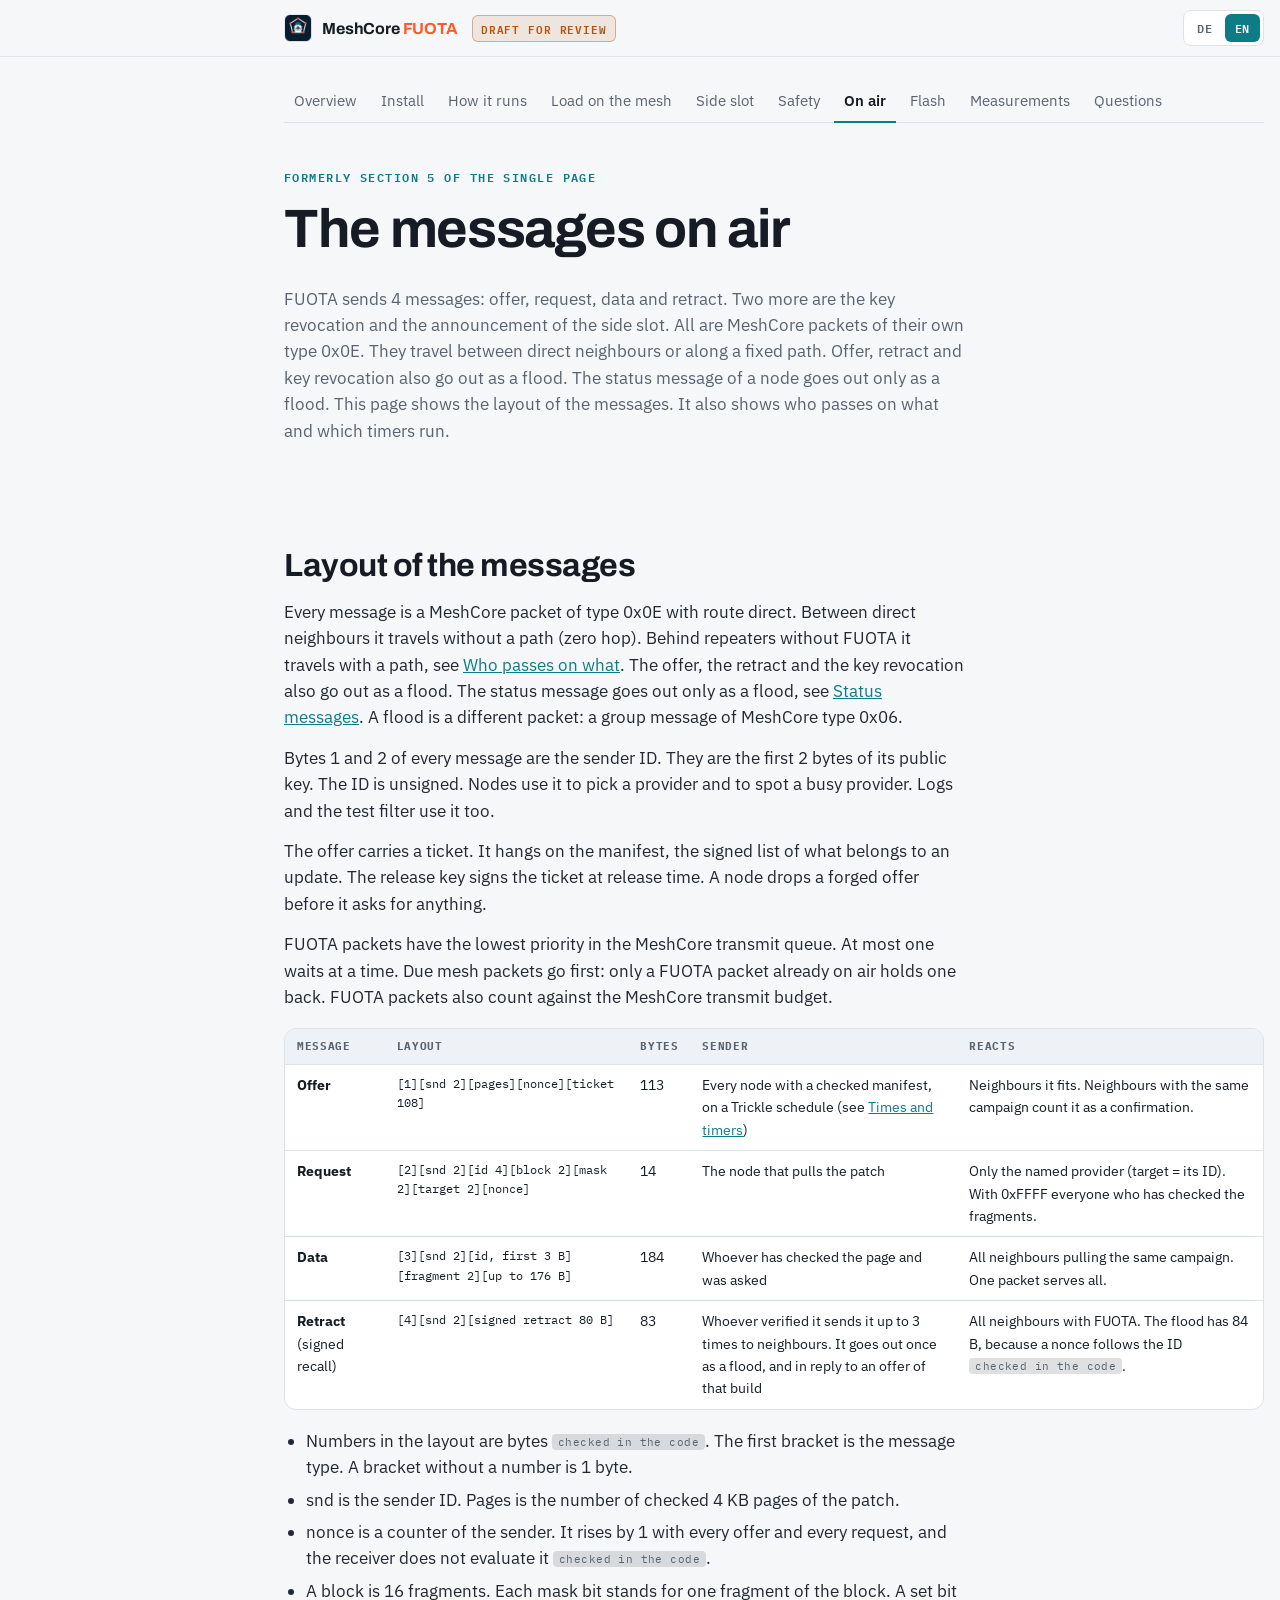
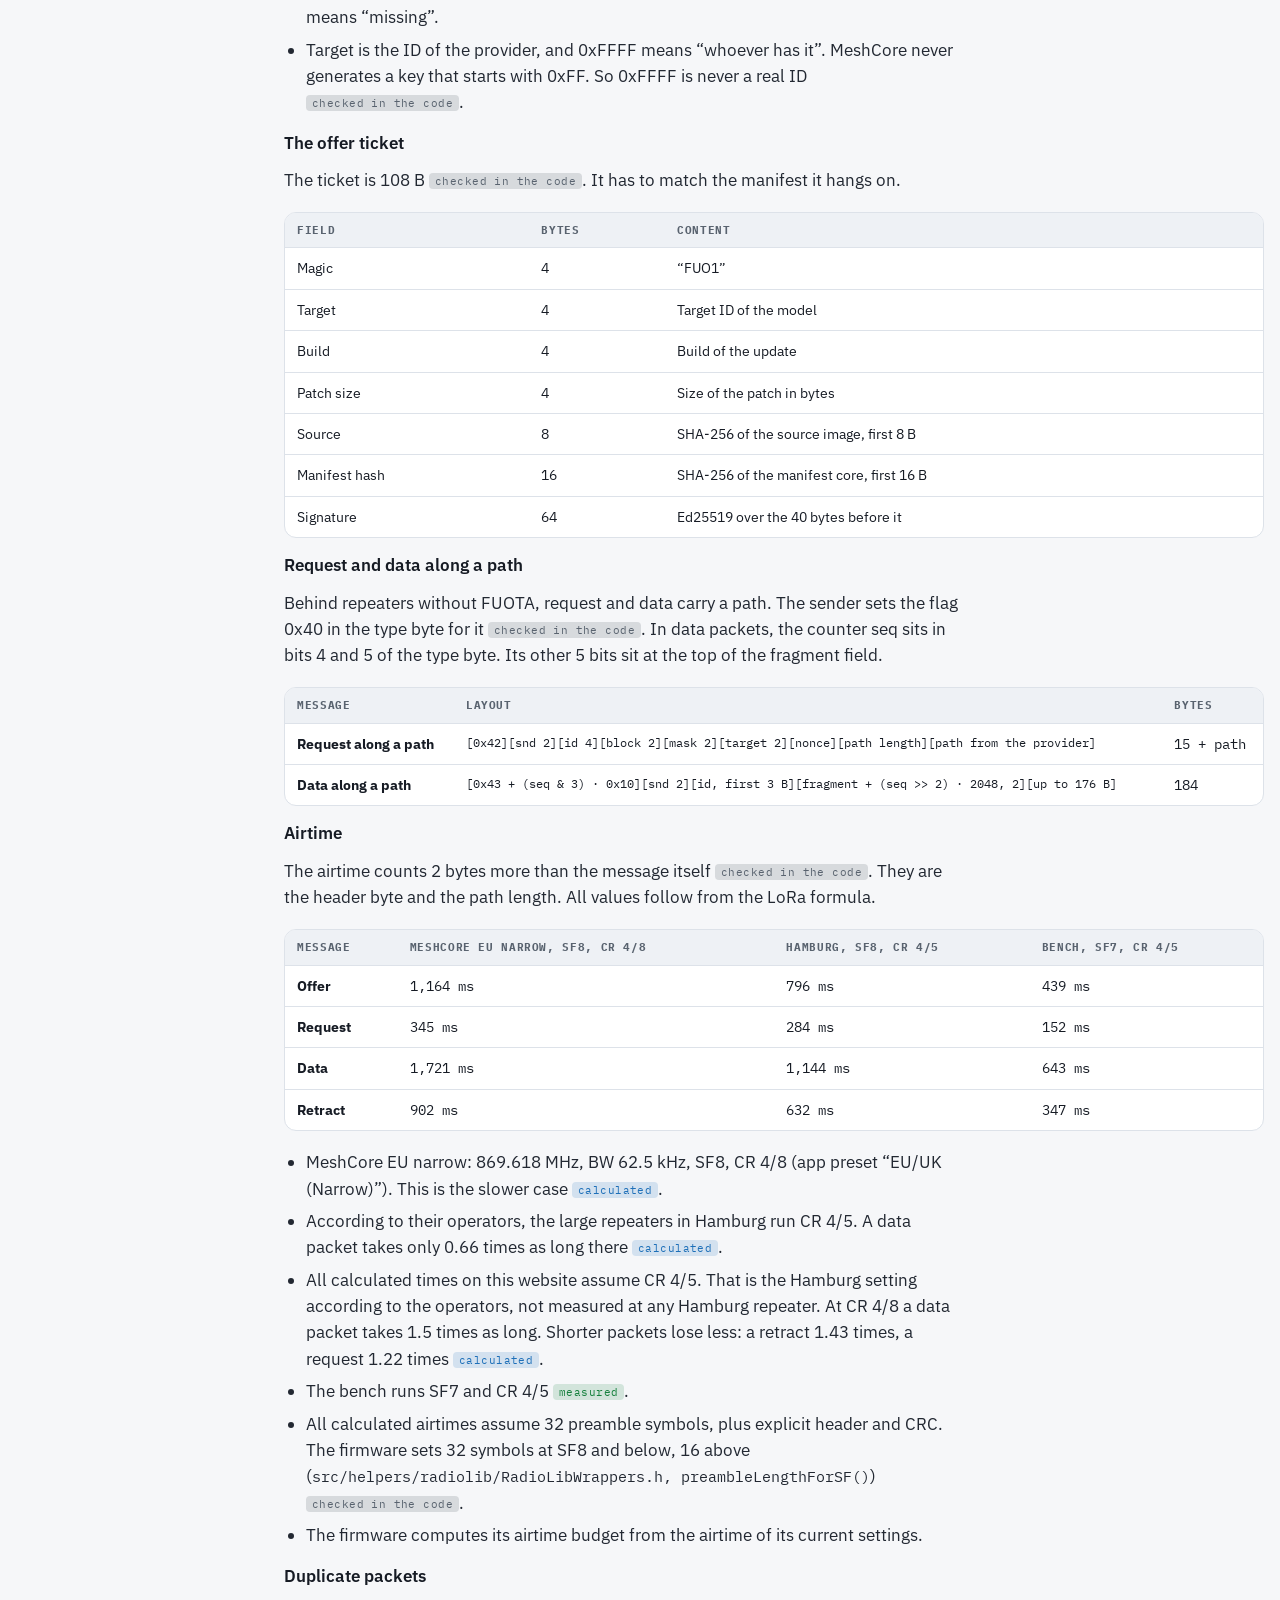
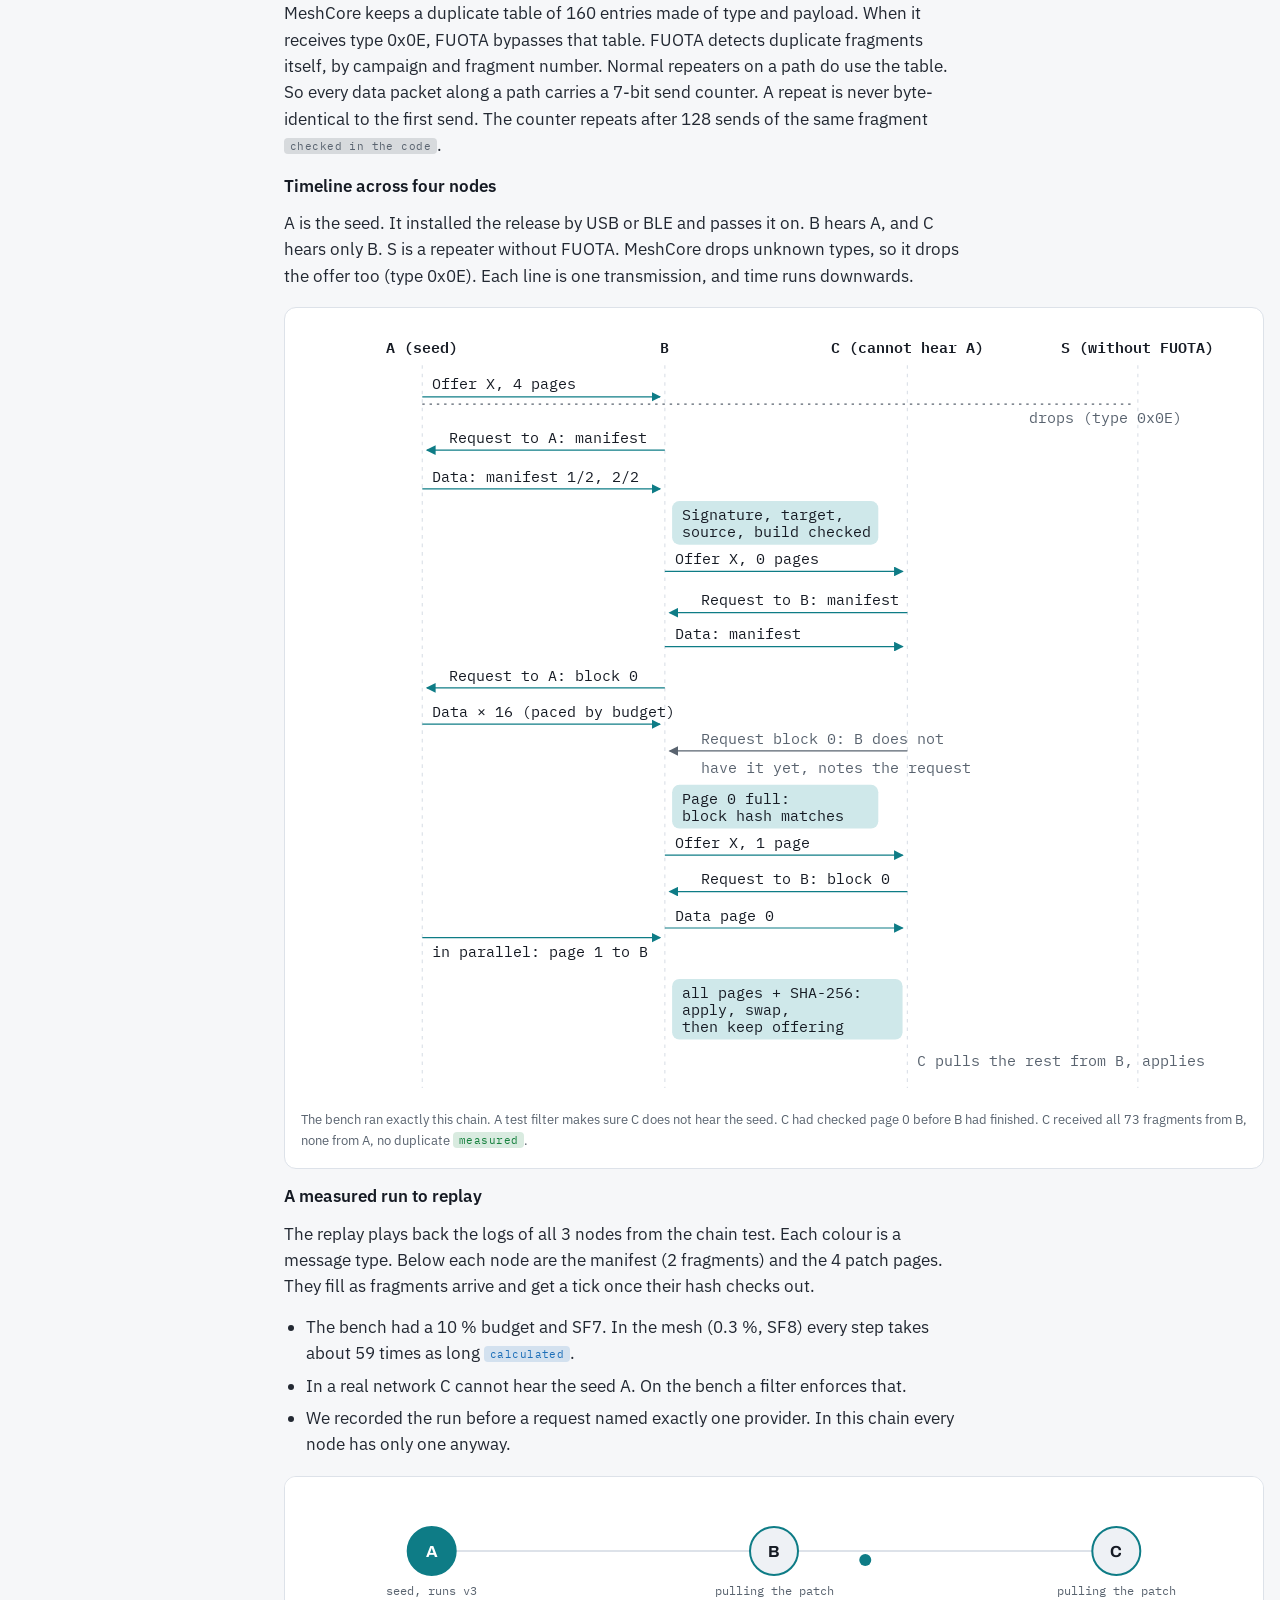
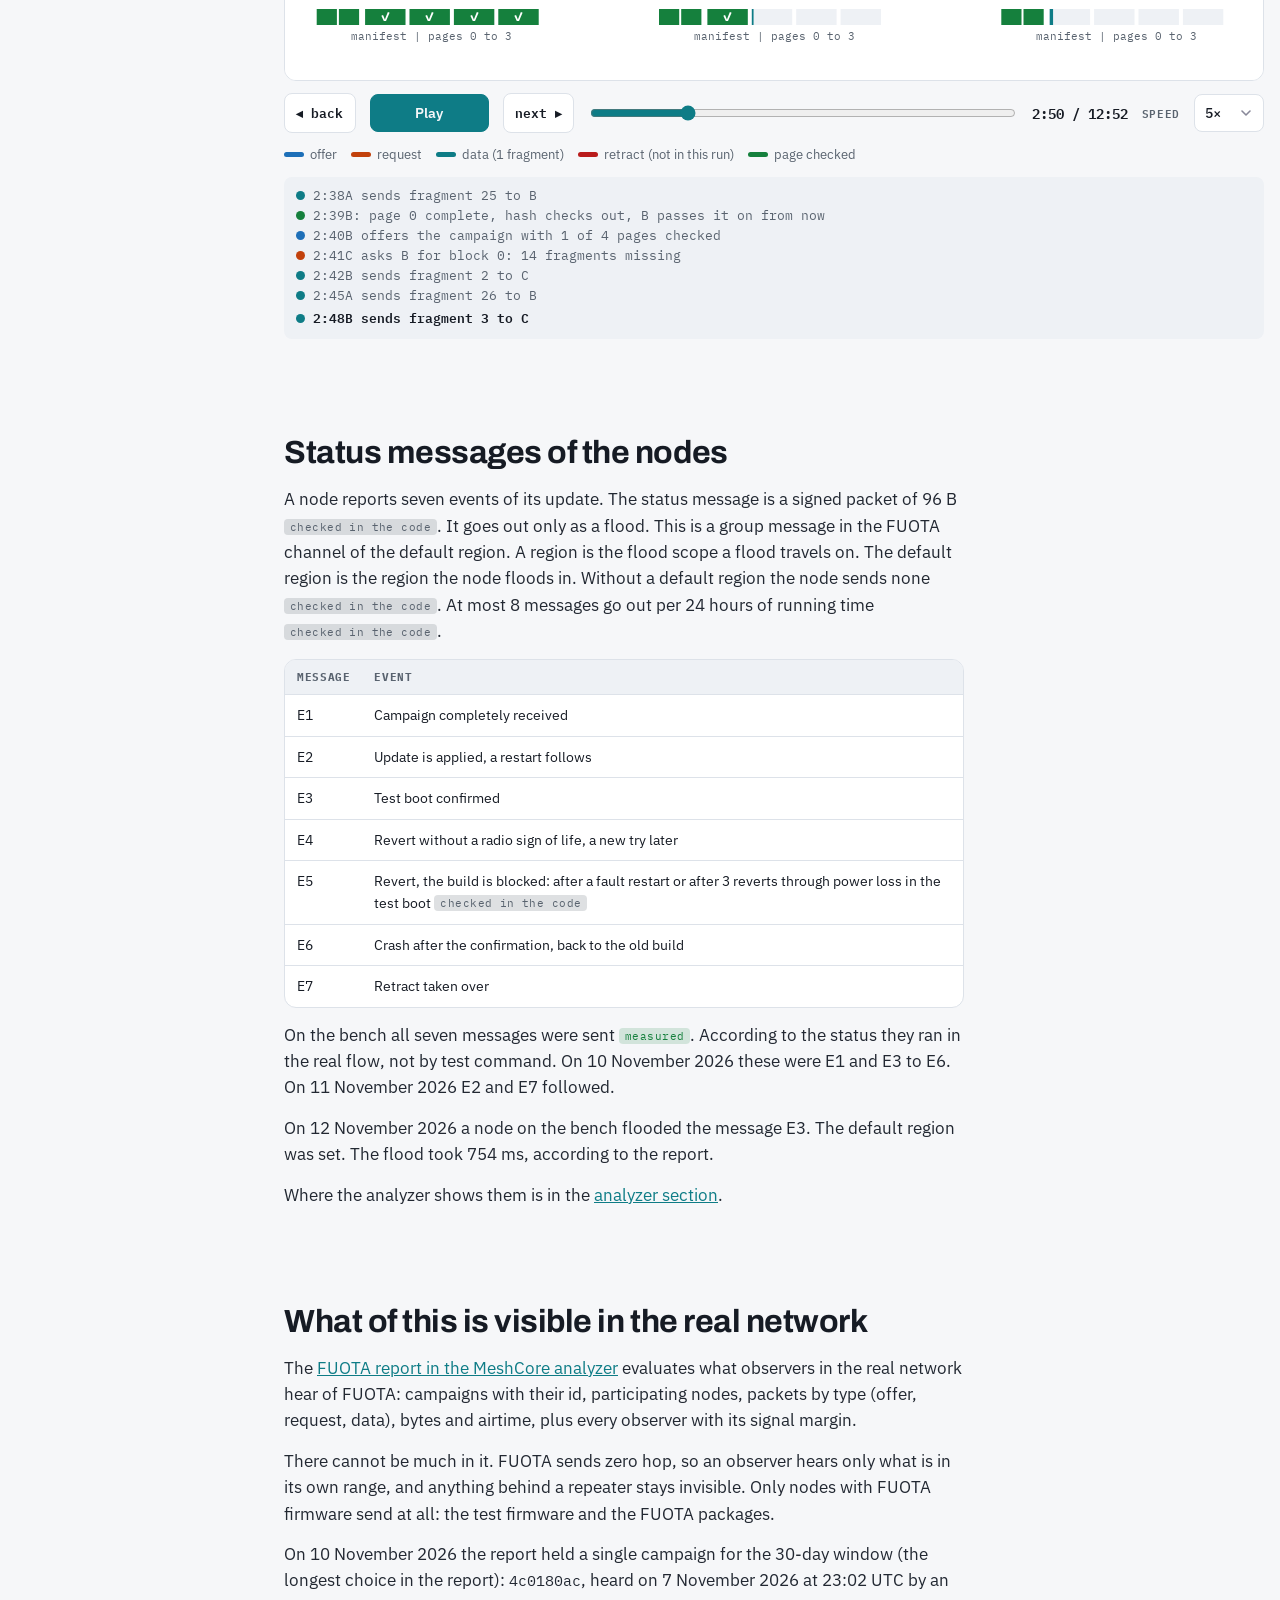
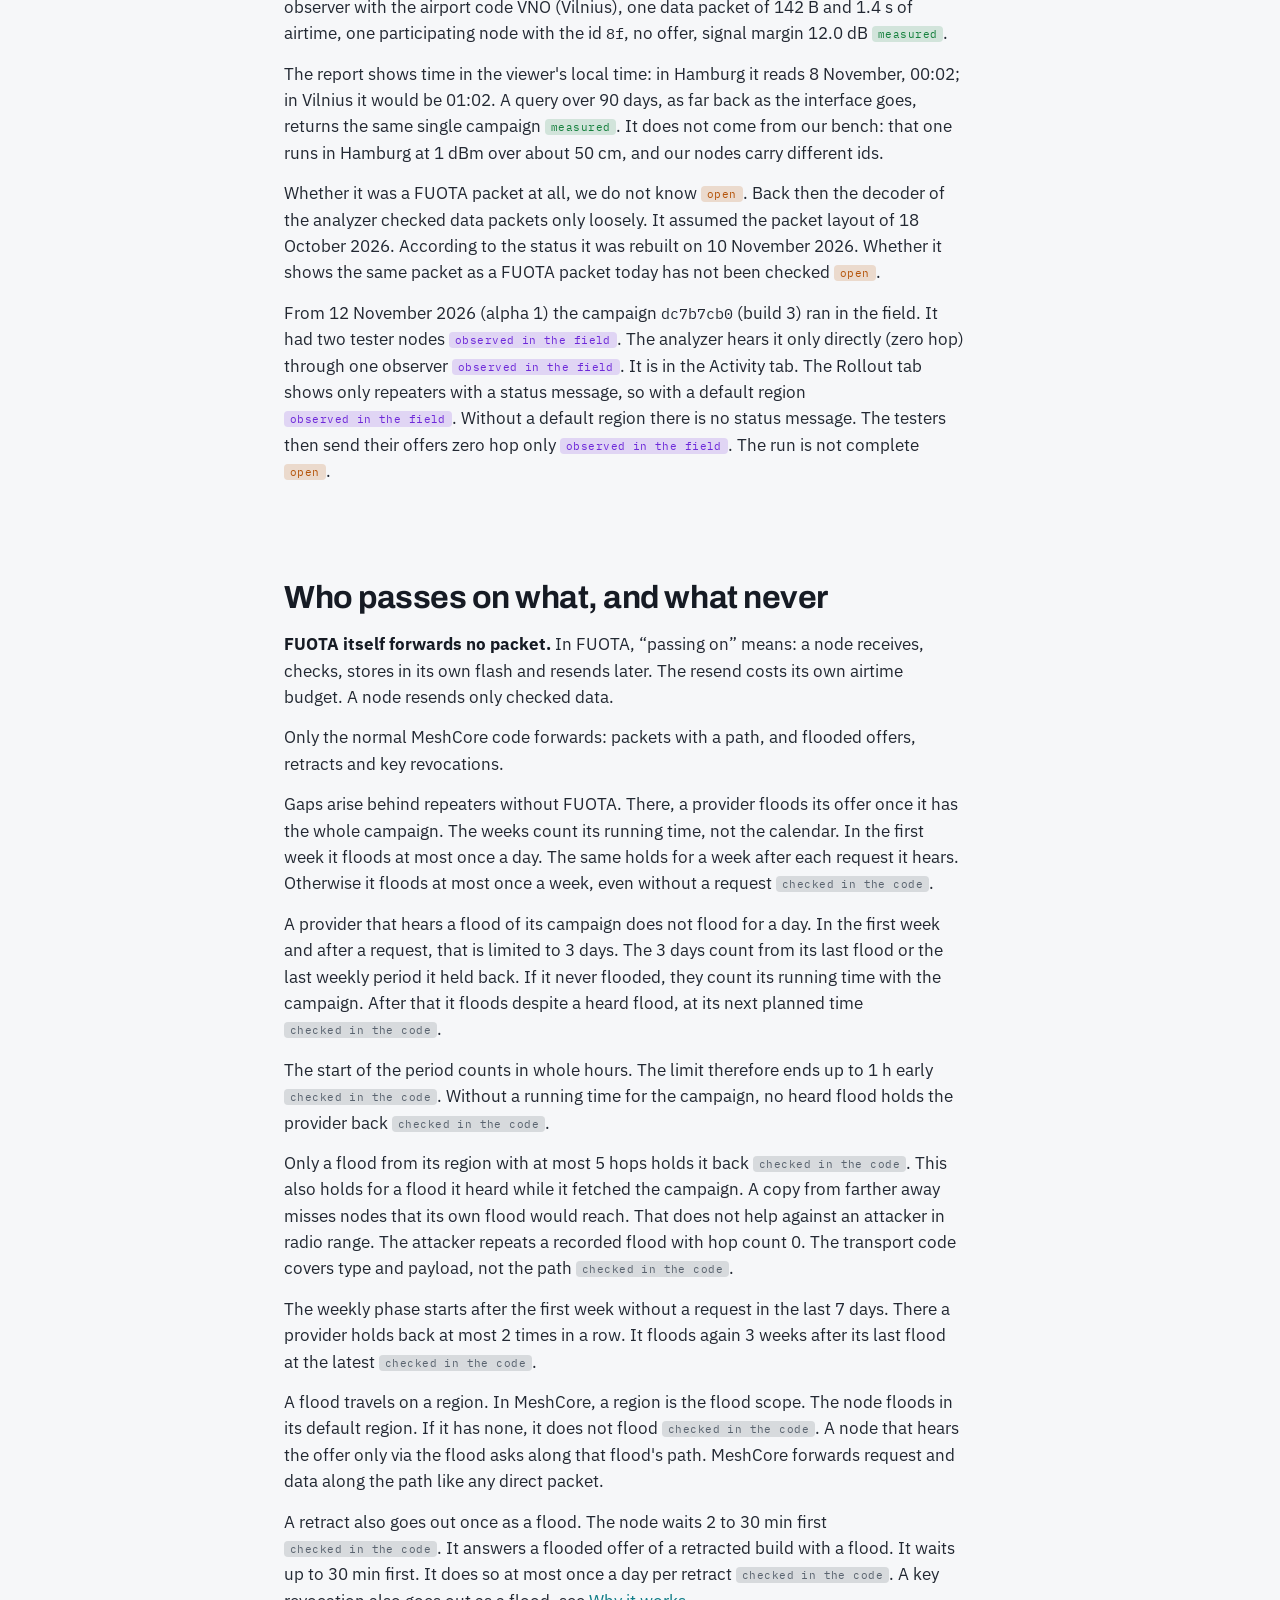
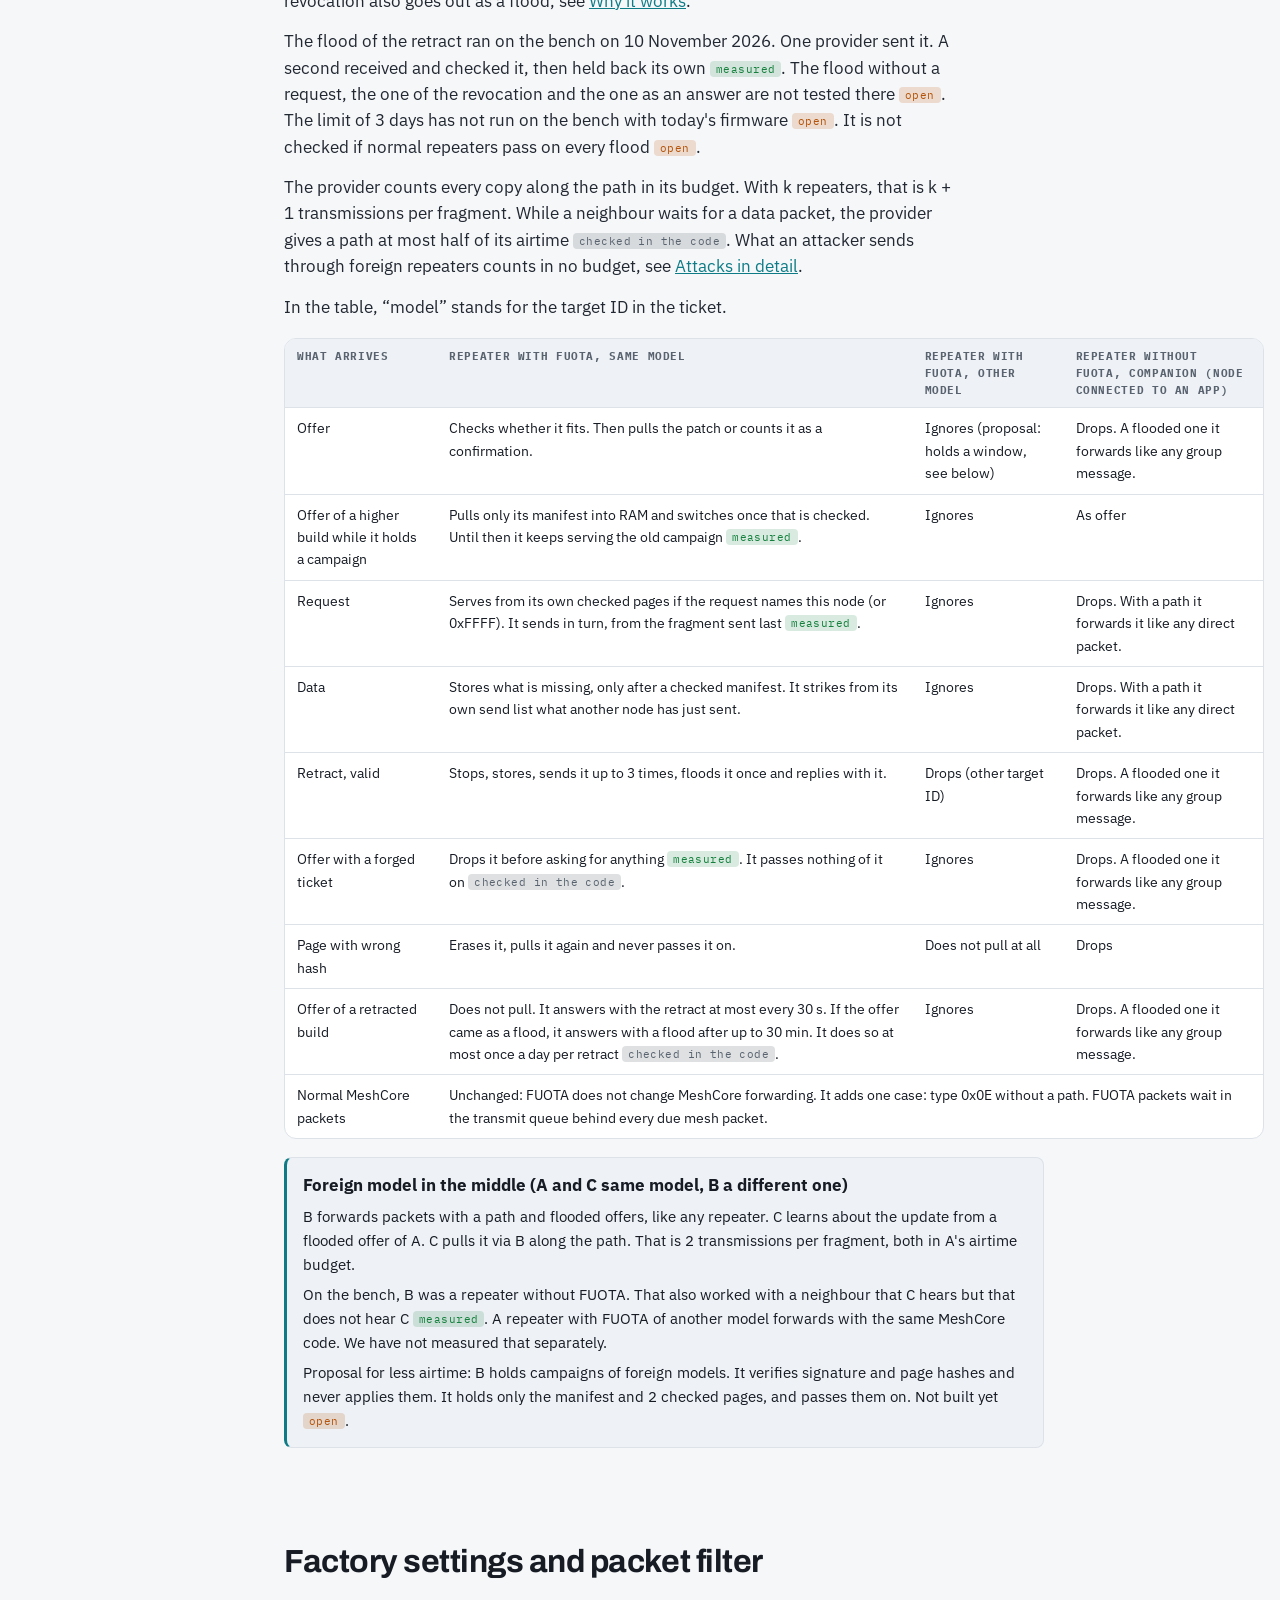
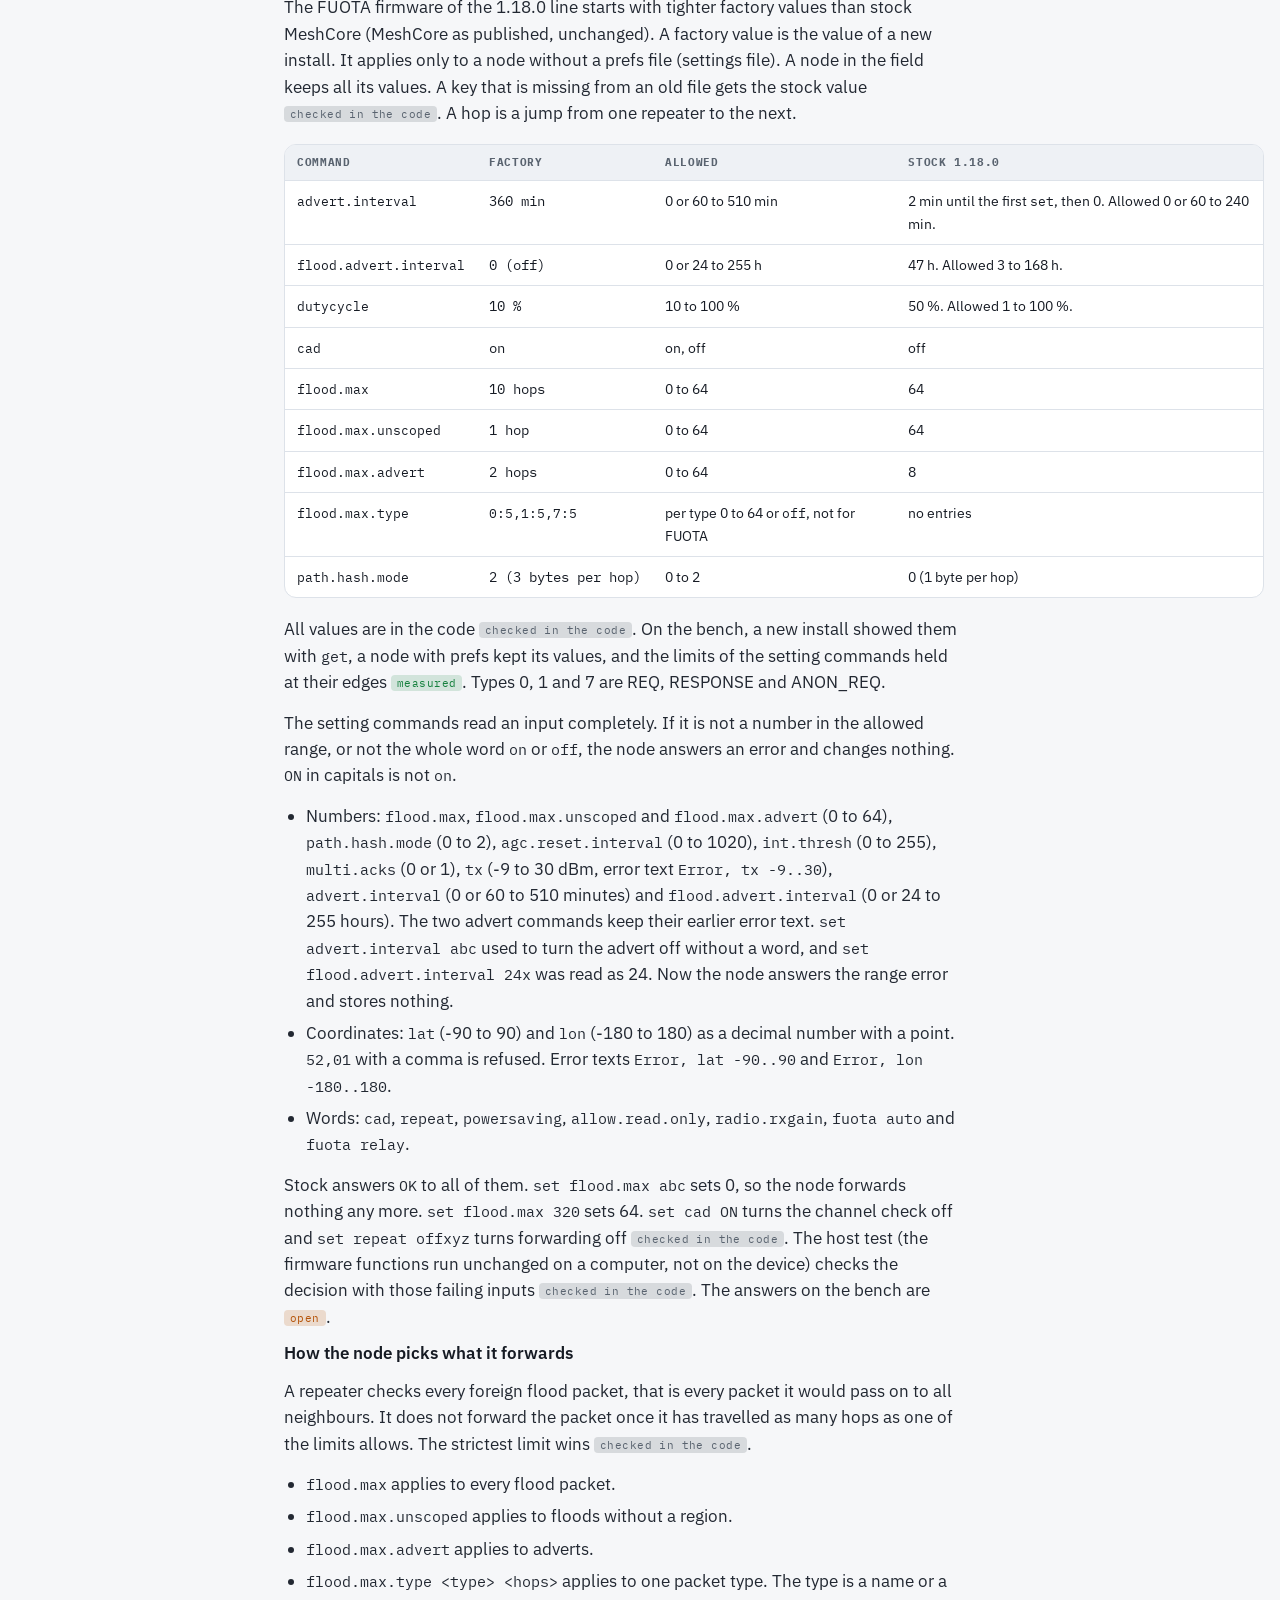
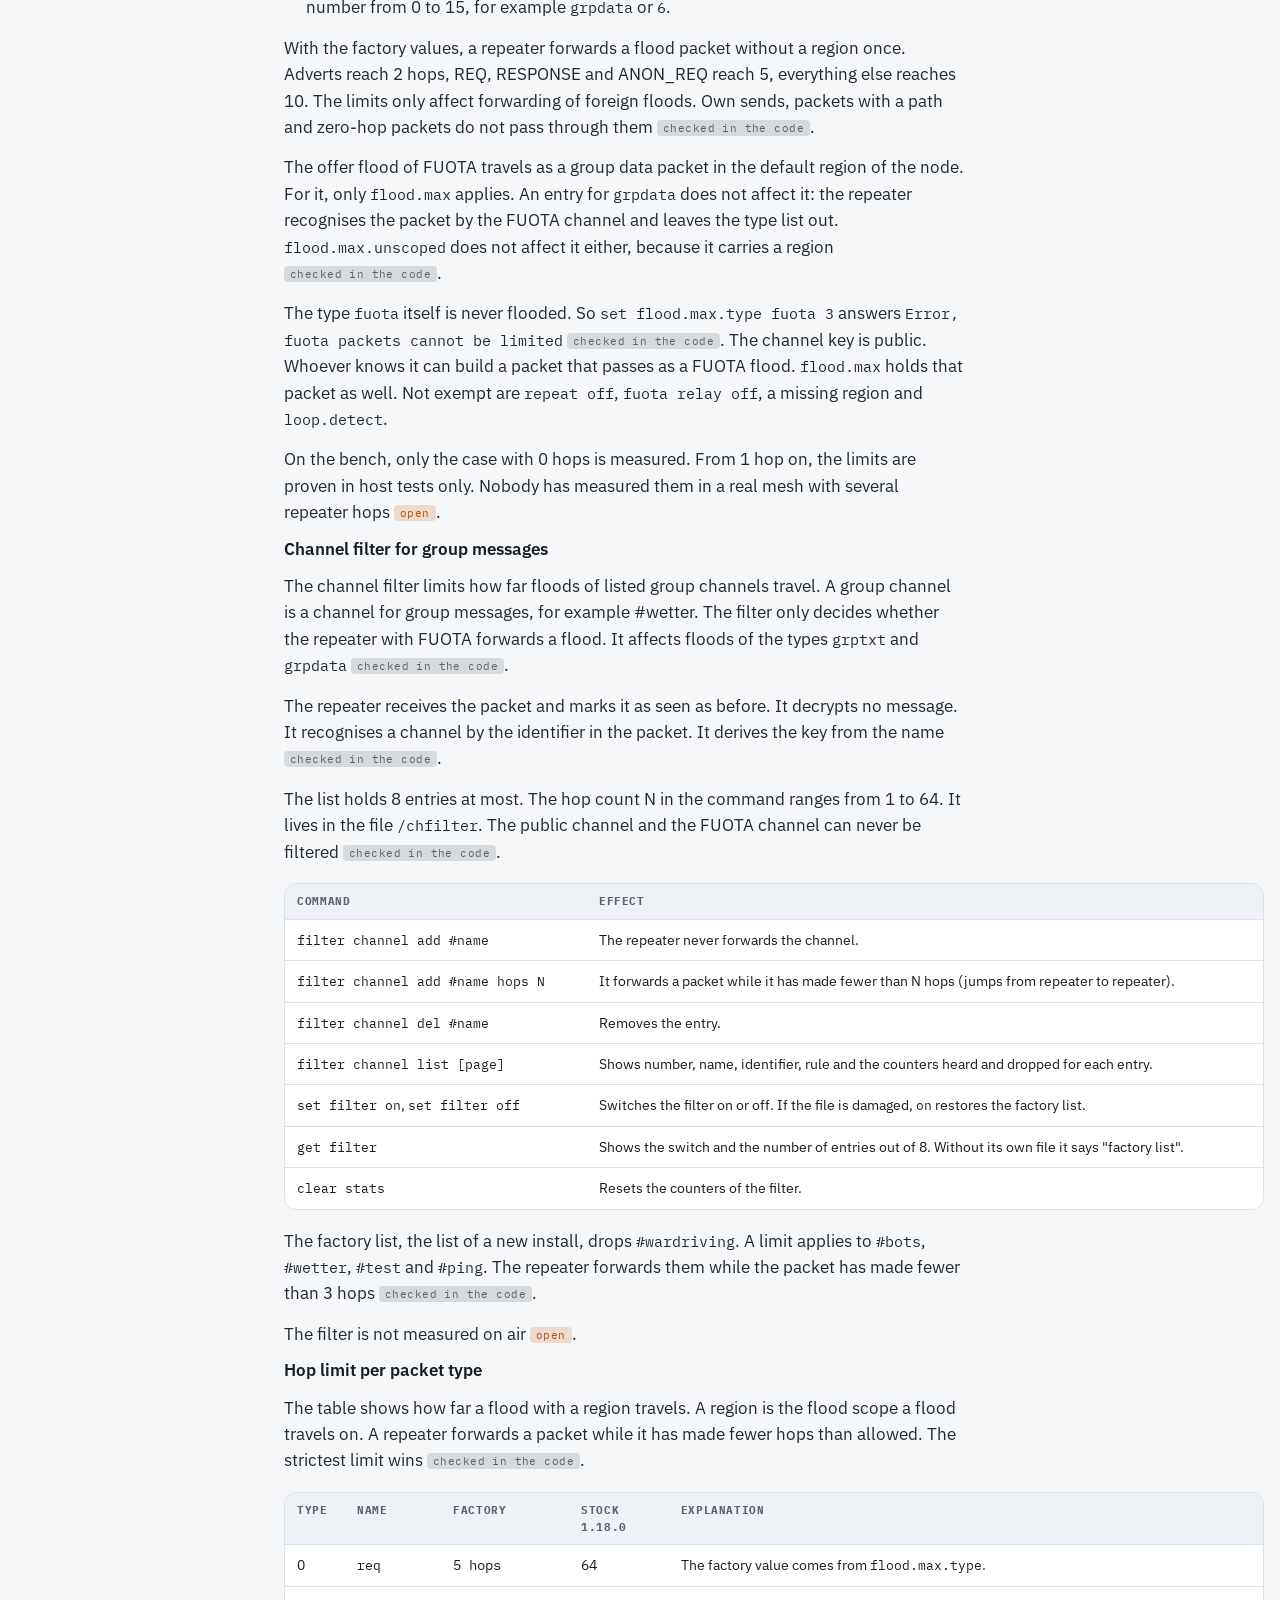
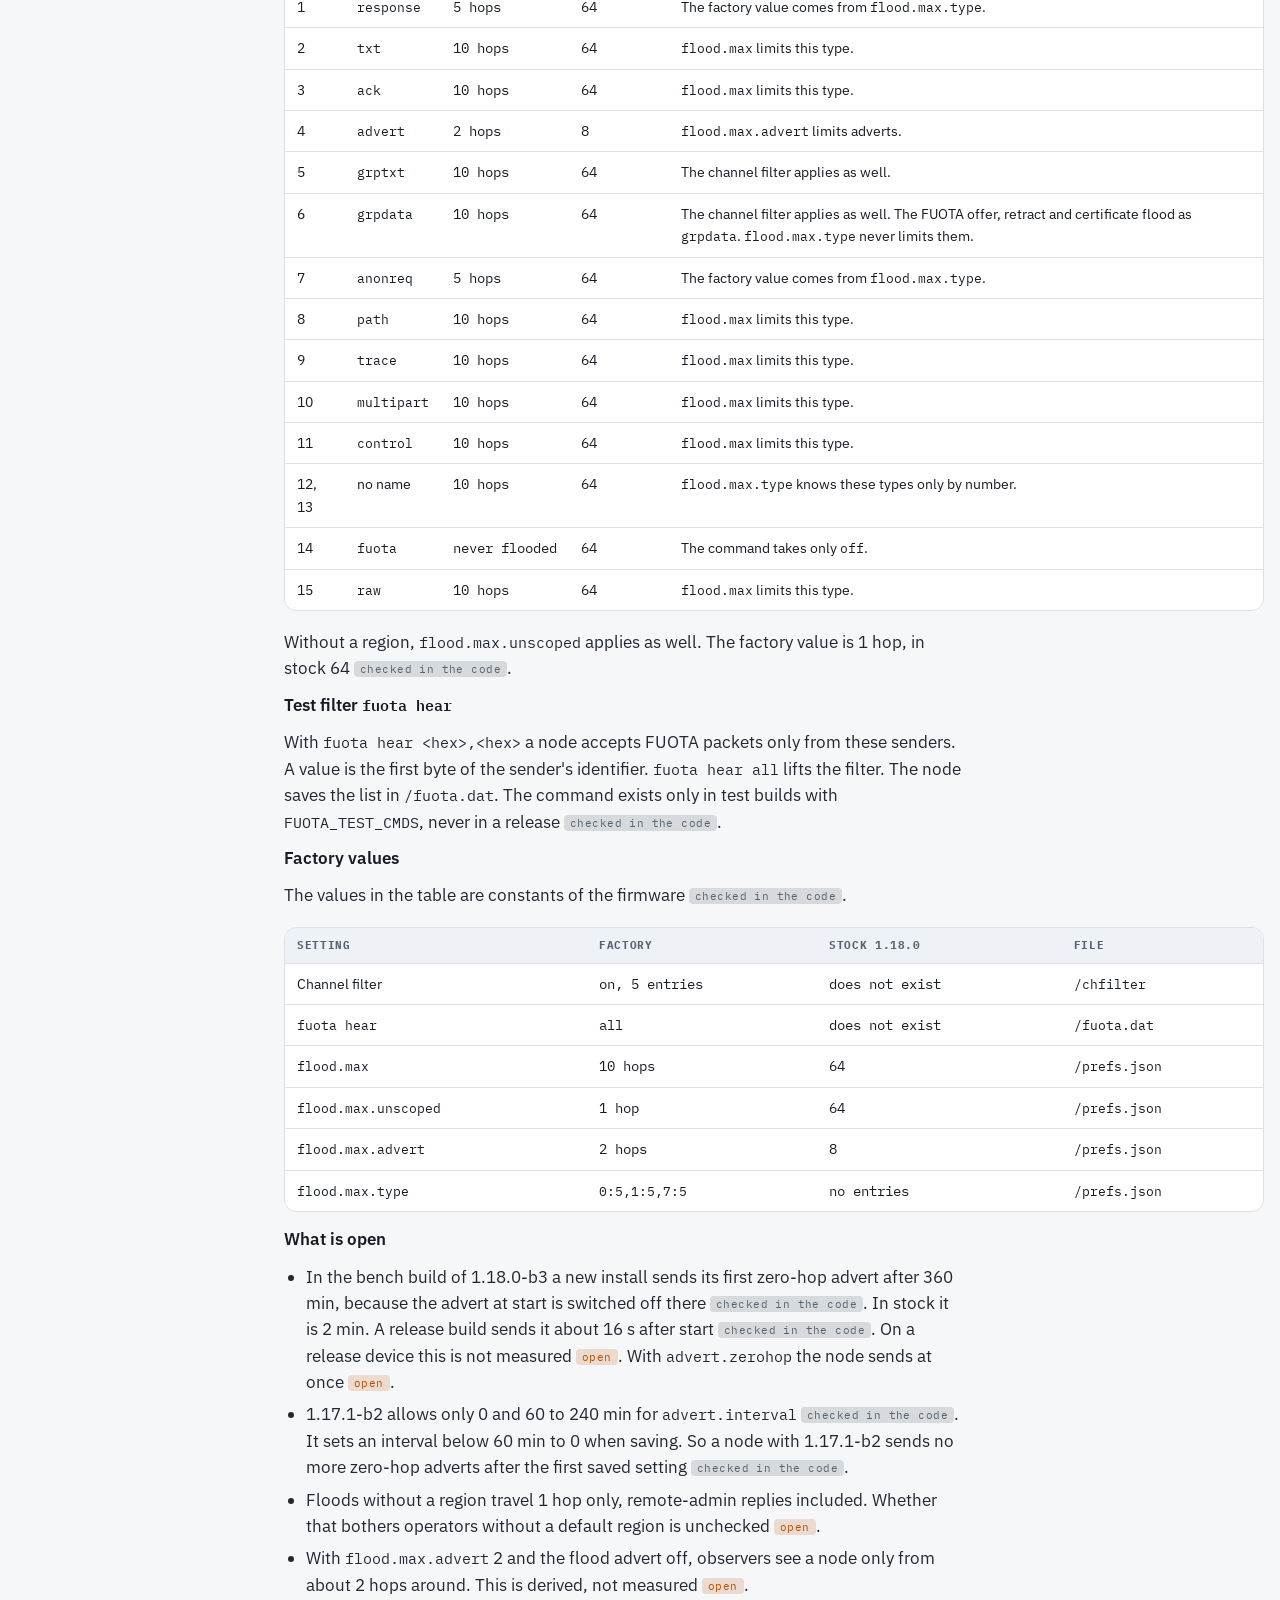
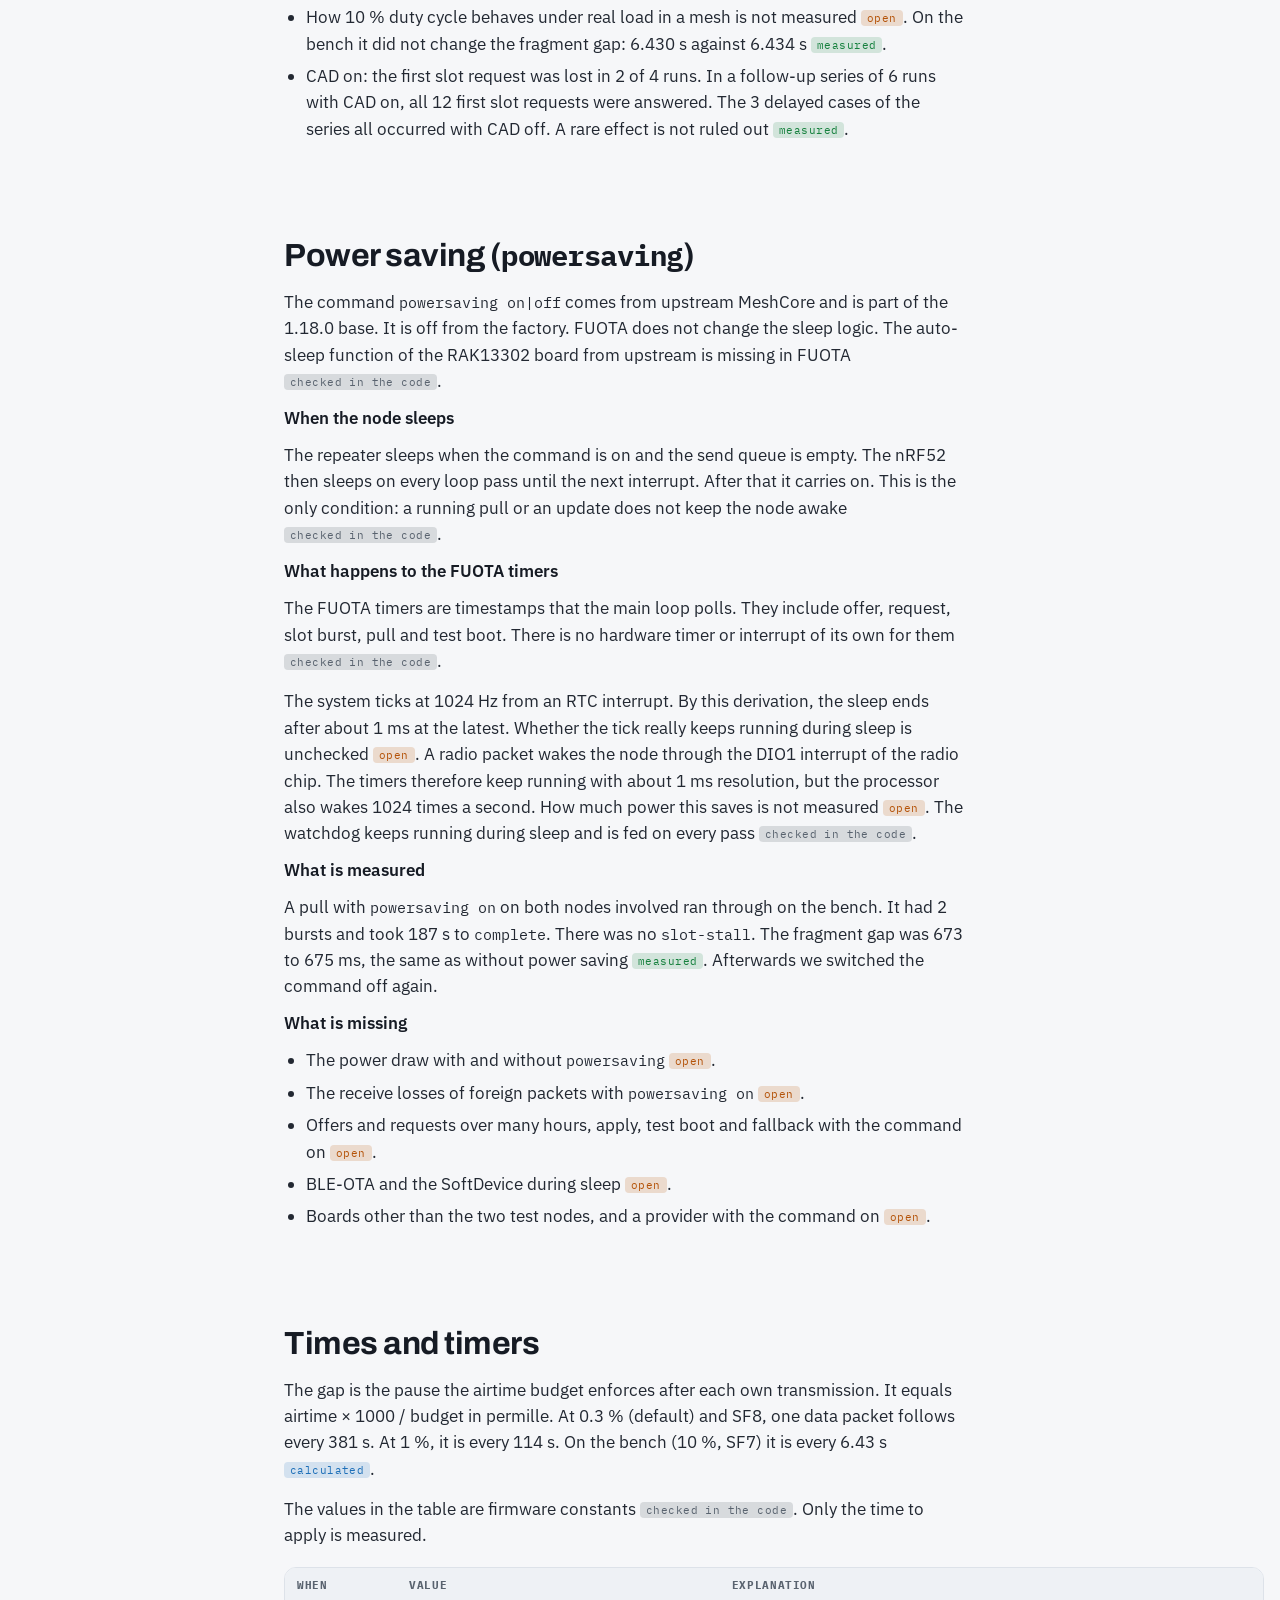
<file: funk.html>
<!doctype html>
<html lang="de" data-lang="de">
<head>
<meta charset="utf-8">
<meta name="viewport" content="width=device-width,initial-scale=1,viewport-fit=cover">
<title>Funk · MeshCore FUOTA</title>
<meta name="description" content="MeshCore FUOTA: firmware updates over LoRa for MeshCore repeaters, design for review (DE/EN)">
<meta property="og:title" content="Funk · MeshCore FUOTA">
<meta property="og:description" content="Firmware updates over LoRa for MeshCore repeaters, design for review (DE/EN)">
<meta property="og:image" content="https://marcelverdult.github.io/meshcore_fuota/logo/logo-dark.png">
<link rel="icon" type="image/png" sizes="16x16" href="logo/favicon-16.png">
<link rel="icon" type="image/png" sizes="32x32" href="logo/favicon-32.png">
<link rel="icon" type="image/png" sizes="48x48" href="logo/favicon-48.png">
<link rel="apple-touch-icon" href="logo/apple-touch-icon.png">
<link rel="preconnect" href="https://fonts.googleapis.com">
<link rel="preconnect" href="https://fonts.gstatic.com" crossorigin>
<link rel="stylesheet" href="https://fonts.googleapis.com/css2?family=Archivo:wght@600;700&family=IBM+Plex+Mono:wght@400;600&family=IBM+Plex+Sans:wght@400;500;600&display=swap">
<link rel="stylesheet" href="assets/site.css">
<script>
(function () {
  // before the first paint: forward old section links of the single page, then pick the language
  // (#de / #en, saved choice, else the browser language) so the other language never flashes
  var moved = window.fuotaMoved = {}, h = location.hash.slice(1);
  if (moved[h]) { location.replace(moved[h] + "#" + h); return; }
  var l = (h === "de" || h === "en") ? h : null;
  if (!l) { try { l = localStorage.getItem("fuota-lang"); } catch (e) {} }
  if (l !== "de" && l !== "en") l = (navigator.language || "de").toLowerCase().indexOf("de") === 0 ? "de" : "en";
  document.documentElement.setAttribute("data-lang", l);
  document.documentElement.setAttribute("lang", l);
})();
</script>
</head>
<body class="has-rail" data-title-de="Funk · MeshCore FUOTA" data-title-en="On air · MeshCore FUOTA">
<div class="bar"><div class="bar-in">
  <a class="mark" href="index.html" aria-label="MeshCore FUOTA"><img src="logo/icon.png" alt="" width="28" height="28"><span>MeshCore <b>FUOTA</b></span></a>
  <span class="chip-draft"><span lang="de">Entwurf zur Prüfung</span><span lang="en">Draft for review</span></span>
  <span class="here" aria-hidden="true"></span>
  <div class="langs" role="group" aria-label="Sprache / language">
    <button type="button" id="btn-de" data-l="de" aria-pressed="true">DE</button>
    <button type="button" id="btn-en" data-l="en" aria-pressed="false">EN</button>
  </div>
</div><div class="progress"></div></div>
<nav class="rail" aria-hidden="true"></nav>
<div class="wrap">
  <nav class="pages" aria-label="Seiten / pages">
    <ul>
      <li><a href="index.html"><span lang="de">Überblick</span><span lang="en">Overview</span></a></li>
      <li><a href="installieren.html"><span lang="de">Installieren</span><span lang="en">Install</span></a></li>
      <li><a href="ablauf.html"><span lang="de">Ablauf</span><span lang="en">How it runs</span></a></li>
      <li><a href="kosten.html"><span lang="de">Last im Mesh</span><span lang="en">Load on the mesh</span></a></li>
      <li><a href="nebenslot.html"><span lang="de">Nebenslot</span><span lang="en">Side slot</span></a></li>
      <li><a href="sicherheit.html"><span lang="de">Sicherheit</span><span lang="en">Safety</span></a></li>
      <li><a href="funk.html" aria-current="page"><span lang="de">Funk</span><span lang="en">On air</span></a></li>
      <li><a href="flash.html"><span lang="de">Flash</span><span lang="en">Flash</span></a></li>
      <li><a href="tests.html"><span lang="de">Messungen</span><span lang="en">Measurements</span></a></li>
      <li><a href="fragen.html"><span lang="de">Fragen</span><span lang="en">Questions</span></a></li>
    </ul>
  </nav>
  <main>
<header class="hero">
    <div lang="de">
      <span class="kicker">Früher Abschnitt 5 der Einzelseite</span>
      <h1>Die Nachrichten auf Funk</h1>
      <p class="lede">FUOTA sendet 4 Nachrichten: Angebot, Anfrage, Daten und Retract. Dazu kommen der Schlüssel-Widerruf und die
        Ansage des Nebenslots. Alle sind MeshCore-Pakete vom eigenen Typ 0x0E, zwischen direkten Nachbarn oder auf
        einem festen Pfad. Angebot, Retract und Schlüssel-Widerruf gehen zusätzlich als Flut raus. Die Statusmeldung
        eines Knotens geht nur als Flut. Hier stehen der Aufbau der Nachrichten, wer was weitergibt und welche Zeitgeber laufen.</p>
    </div>
    <div lang="en">
      <span class="kicker">Formerly section 5 of the single page</span>
      <h1>The messages on air</h1>
      <p class="lede">FUOTA sends 4 messages: offer, request, data and retract. Two more are the key revocation and the
        announcement of the side slot. All are MeshCore packets of their own type 0x0E. They travel between direct
        neighbours or along a fixed path. Offer, retract and key revocation also go out as a flood. The status message of a node
        goes out only as a flood. This page shows the layout of the messages. It also shows who passes on what and which timers run.</p>
    </div>
  </header>

  <section id="funk">
    <div lang="de" class="prose">
      <h2>Aufbau der Nachrichten</h2>
      <p>Jede Nachricht ist ein MeshCore-Paket vom Typ 0x0E mit Route Direct. Zwischen direkten Nachbarn läuft sie ohne
        Pfad (Zero-Hop). Hinter Repeatern ohne FUOTA läuft sie mit Pfad, siehe <a href="#weiter">Wer was weitergibt</a>. Angebot, Retract und Schlüssel-Widerruf gehen zusätzlich als Flut raus. Die Statusmeldung geht nur als Flut, siehe <a href="#status">Statusmeldungen</a>. Die Flut ist ein anderes Paket: eine Gruppen-Nachricht vom MeshCore-Typ 0x06.</p>
      <p>Byte 1 und 2 jeder Nachricht sind die Kennung des Absenders. Das sind die ersten 2 Byte seines
        öffentlichen Schlüssels. Die Kennung ist nicht signiert. Knoten wählen damit den Anbieter und erkennen einen
        beschäftigten Anbieter. Logs und der Testfilter nutzen sie auch.</p>
      <p>Das Angebot trägt ein Ticket. Es hängt am Manifest, der signierten Liste dessen, was zu einem Update gehört.
        Der Release-Schlüssel signiert das Ticket beim Release. Ein gefälschtes Angebot verwirft ein Knoten, bevor er
        etwas anfragt.</p>
      <p>FUOTA-Pakete haben in der Sendewarteschlange von MeshCore die niedrigste Priorität. Höchstens eins wartet
        gleichzeitig. Fällige Mesh-Pakete gehen vor: Nur ein schon gesendetes FUOTA-Paket hält eines auf. FUOTA-Pakete
        zählen auch im Sendebudget von MeshCore.</p>
    </div>
    <div lang="en" class="prose">
      <h2>Layout of the messages</h2>
      <p>Every message is a MeshCore packet of type 0x0E with route direct. Between direct neighbours it travels
        without a path (zero hop). Behind repeaters without FUOTA it travels with a path, see
        <a href="#weiter">Who passes on what</a>. The offer, the retract and the key revocation also go out as a flood. The status message goes out only as a flood, see <a href="#status">Status messages</a>. A flood is a different packet: a group message of MeshCore type 0x06.</p>
      <p>Bytes 1 and 2 of every message are the sender ID. They are the first 2 bytes of
        its public key. The ID is unsigned. Nodes use it to pick a provider and to spot a busy provider. Logs and the
        test filter use it too.</p>
      <p>The offer carries a ticket. It hangs on the manifest, the signed list of what belongs to an update. The
        release key signs the ticket at release time. A node drops a forged offer before it asks for anything.</p>
      <p>FUOTA packets have the lowest priority in the MeshCore transmit queue. At most one waits at a time. Due mesh
        packets go first: only a FUOTA packet already on air holds one back. FUOTA packets also count against the
        MeshCore transmit budget.</p>
    </div>
    <div lang="de" class="tscroll">
      <table>
        <tr><th>Nachricht</th><th>Aufbau</th><th>Bytes</th><th>Wer sendet</th><th>Wer reagiert</th></tr>
        <tr><td><b>Angebot</b></td><td class="fmt">[1][snd 2][Seiten][nonce][Ticket 108]</td><td class="n">113</td><td>Jeder Knoten mit geprüftem Manifest, im Trickle-Takt (siehe <a href="#zeiten">Zeiten und Zeitgeber</a>)</td><td>Nachbarn, für die es passt. Nachbarn mit derselben Kampagne zählen es als Bestätigung.</td></tr>
        <tr><td><b>Anfrage</b></td><td class="fmt">[2][snd 2][id 4][Block 2][Maske 2][Ziel 2][nonce]</td><td class="n">14</td><td>Der Knoten, der den Patch holt</td><td>Nur der genannte Anbieter (Ziel = seine Kennung). Bei 0xFFFF jeder, der die Fragmente geprüft hat.</td></tr>
        <tr><td><b>Daten</b></td><td class="fmt">[3][snd 2][id, erste 3 B][Fragment 2][bis 176 B]</td><td class="n">184</td><td>Wer die Seite geprüft hat und angefragt wurde</td><td>Alle Nachbarn, die dieselbe Kampagne holen. Ein Paket bedient alle.</td></tr>
        <tr><td><b>Retract</b> (signierter Rückruf)</td><td class="fmt">[4][snd 2][signierter Retract 80 B]</td><td class="n">83</td><td>Wer ihn geprüft hat, sendet ihn bis zu 3-mal an Nachbarn. Einmal geht er als Flut raus, dazu als Antwort auf ein Angebot dieses Builds</td><td>Alle Nachbarn mit FUOTA. Die Flut hat 84 B, weil ein nonce hinter der Kennung steht <span class="m code">im Code geprüft</span>.</td></tr>
      </table>
    </div>
    <div lang="en" class="tscroll">
      <table>
        <tr><th>Message</th><th>Layout</th><th>Bytes</th><th>Sender</th><th>Reacts</th></tr>
        <tr><td><b>Offer</b></td><td class="fmt">[1][snd 2][pages][nonce][ticket 108]</td><td class="n">113</td><td>Every node with a checked manifest, on a Trickle schedule (see <a href="#zeiten">Times and timers</a>)</td><td>Neighbours it fits. Neighbours with the same campaign count it as a confirmation.</td></tr>
        <tr><td><b>Request</b></td><td class="fmt">[2][snd 2][id 4][block 2][mask 2][target 2][nonce]</td><td class="n">14</td><td>The node that pulls the patch</td><td>Only the named provider (target = its ID). With 0xFFFF everyone who has checked the fragments.</td></tr>
        <tr><td><b>Data</b></td><td class="fmt">[3][snd 2][id, first 3 B][fragment 2][up to 176 B]</td><td class="n">184</td><td>Whoever has checked the page and was asked</td><td>All neighbours pulling the same campaign. One packet serves all.</td></tr>
        <tr><td><b>Retract</b> (signed recall)</td><td class="fmt">[4][snd 2][signed retract 80 B]</td><td class="n">83</td><td>Whoever verified it sends it up to 3 times to neighbours. It goes out once as a flood, and in reply to an offer of that build</td><td>All neighbours with FUOTA. The flood has 84 B, because a nonce follows the ID <span class="m code">checked in the code</span>.</td></tr>
      </table>
    </div>
    <div lang="de" class="prose">
      <ul>
        <li>Zahlen im Aufbau sind Bytes <span class="m code">im Code geprüft</span>. Die erste Klammer ist der Typ der Nachricht. Eine Klammer ohne Zahl ist 1 Byte.</li>
        <li>snd ist die Kennung des Absenders. Seiten ist die Zahl der geprüften 4-KB-Seiten des Patches.</li>
        <li>nonce ist ein Zähler des Absenders. Er steigt mit jedem Angebot und jeder Anfrage um 1, der Empfänger wertet ihn nicht aus <span class="m code">im Code geprüft</span>.</li>
        <li>Ein Block sind 16 Fragmente. Jedes Bit der Maske steht für ein Fragment des Blocks, gesetzt heißt „fehlt“.</li>
        <li>Ziel ist die Kennung des Anbieters, 0xFFFF heißt „wer es hat“. MeshCore erzeugt keinen Schlüssel, der mit 0xFF beginnt. 0xFFFF ist darum keine echte Kennung <span class="m code">im Code geprüft</span>.</li>
      </ul>
    </div>
    <div lang="en" class="prose">
      <ul>
        <li>Numbers in the layout are bytes <span class="m code">checked in the code</span>. The first bracket is the message type. A bracket without a number is 1 byte.</li>
        <li>snd is the sender ID. Pages is the number of checked 4 KB pages of the patch.</li>
        <li>nonce is a counter of the sender. It rises by 1 with every offer and every request, and the receiver does not evaluate it <span class="m code">checked in the code</span>.</li>
        <li>A block is 16 fragments. Each mask bit stands for one fragment of the block. A set bit means “missing”.</li>
        <li>Target is the ID of the provider, and 0xFFFF means “whoever has it”. MeshCore never generates a key that starts with 0xFF. So 0xFFFF is never a real ID <span class="m code">checked in the code</span>.</li>
      </ul>
    </div>

    <div lang="de" class="prose">
      <h3>Das Angebots-Ticket</h3>
      <p>Das Ticket hat 108 B <span class="m code">im Code geprüft</span>. Es muss zum Manifest passen, an dem es hängt.</p>
    </div>
    <div lang="en" class="prose">
      <h3>The offer ticket</h3>
      <p>The ticket is 108 B <span class="m code">checked in the code</span>. It has to match the manifest it hangs on.</p>
    </div>
    <div lang="de" class="tscroll">
      <table>
        <tr><th>Feld</th><th>Bytes</th><th>Inhalt</th></tr>
        <tr><td>Magic</td><td class="n">4</td><td>„FUO1“</td></tr>
        <tr><td>Ziel</td><td class="n">4</td><td>Ziel-ID des Modells</td></tr>
        <tr><td>Build</td><td class="n">4</td><td>Build des Updates</td></tr>
        <tr><td>Patch-Größe</td><td class="n">4</td><td>Größe des Patches in Byte</td></tr>
        <tr><td>Quelle</td><td class="n">8</td><td>SHA-256 des Quell-Images, erste 8 B</td></tr>
        <tr><td>Manifest-Hash</td><td class="n">16</td><td>SHA-256 des Manifest-Kerns, erste 16 B</td></tr>
        <tr><td>Signatur</td><td class="n">64</td><td>Ed25519 über die 40 Byte davor</td></tr>
      </table>
    </div>
    <div lang="en" class="tscroll">
      <table>
        <tr><th>Field</th><th>Bytes</th><th>Content</th></tr>
        <tr><td>Magic</td><td class="n">4</td><td>“FUO1”</td></tr>
        <tr><td>Target</td><td class="n">4</td><td>Target ID of the model</td></tr>
        <tr><td>Build</td><td class="n">4</td><td>Build of the update</td></tr>
        <tr><td>Patch size</td><td class="n">4</td><td>Size of the patch in bytes</td></tr>
        <tr><td>Source</td><td class="n">8</td><td>SHA-256 of the source image, first 8 B</td></tr>
        <tr><td>Manifest hash</td><td class="n">16</td><td>SHA-256 of the manifest core, first 16 B</td></tr>
        <tr><td>Signature</td><td class="n">64</td><td>Ed25519 over the 40 bytes before it</td></tr>
      </table>
    </div>

    <div lang="de" class="prose">
      <h3>Anfrage und Daten über einen Pfad</h3>
      <p>Hinter Repeatern ohne FUOTA tragen Anfrage und Daten einen Pfad. Der Sender setzt dafür das Flag 0x40 im
        Typ-Byte <span class="m code">im Code geprüft</span>. Bei den Daten steckt der Sendezähler seq in den Bits 4 und 5 des Typ-Bytes. Seine übrigen 5 Bit stehen
        oben im Fragment-Feld.</p>
    </div>
    <div lang="en" class="prose">
      <h3>Request and data along a path</h3>
      <p>Behind repeaters without FUOTA, request and data carry a path. The sender sets the flag 0x40 in the type byte
        for it <span class="m code">checked in the code</span>. In data packets, the counter seq sits in bits 4 and 5 of the type byte. Its other 5 bits sit at
        the top of the fragment field.</p>
    </div>
    <div lang="de" class="tscroll">
      <table>
        <tr><th>Nachricht</th><th>Aufbau</th><th>Bytes</th></tr>
        <tr><td><b>Anfrage über Pfad</b></td><td class="fmt">[0x42][snd 2][id 4][Block 2][Maske 2][Ziel 2][nonce][Pfadlänge][Pfad vom Anbieter]</td><td class="n">15 + Pfad</td></tr>
        <tr><td><b>Daten über Pfad</b></td><td class="fmt">[0x43 + (seq &amp; 3) · 0x10][snd 2][id, erste 3 B][Fragment + (seq &gt;&gt; 2) · 2048, 2][bis 176 B]</td><td class="n">184</td></tr>
      </table>
    </div>
    <div lang="en" class="tscroll">
      <table>
        <tr><th>Message</th><th>Layout</th><th>Bytes</th></tr>
        <tr><td><b>Request along a path</b></td><td class="fmt">[0x42][snd 2][id 4][block 2][mask 2][target 2][nonce][path length][path from the provider]</td><td class="n">15 + path</td></tr>
        <tr><td><b>Data along a path</b></td><td class="fmt">[0x43 + (seq &amp; 3) · 0x10][snd 2][id, first 3 B][fragment + (seq &gt;&gt; 2) · 2048, 2][up to 176 B]</td><td class="n">184</td></tr>
      </table>
    </div>

    <div lang="de" class="prose">
      <h3>Airtime</h3>
      <p>Die Airtime zählt 2 Byte mehr als die Nachricht selbst <span class="m code">im Code geprüft</span>.
        Das sind das Header-Byte und die Pfadlänge. Alle Werte folgen aus der LoRa-Formel.</p>
    </div>
    <div lang="en" class="prose">
      <h3>Airtime</h3>
      <p>The airtime counts 2 bytes more than the message itself <span class="m code">checked in the code</span>.
        They are the header byte and the path length. All values follow from the LoRa formula.</p>
    </div>
    <div lang="de" class="tscroll">
      <table>
        <tr><th>Nachricht</th><th>MeshCore EU narrow, SF8, CR 4/8</th><th>Hamburg, SF8, CR 4/5</th><th>Testaufbau, SF7, CR 4/5</th></tr>
        <tr><td><b>Angebot</b></td><td class="n">1.164 ms</td><td class="n">796 ms</td><td class="n">439 ms</td></tr>
        <tr><td><b>Anfrage</b></td><td class="n">345 ms</td><td class="n">284 ms</td><td class="n">152 ms</td></tr>
        <tr><td><b>Daten</b></td><td class="n">1.721 ms</td><td class="n">1.144 ms</td><td class="n">643 ms</td></tr>
        <tr><td><b>Retract</b></td><td class="n">902 ms</td><td class="n">632 ms</td><td class="n">347 ms</td></tr>
      </table>
    </div>
    <div lang="en" class="tscroll">
      <table>
        <tr><th>Message</th><th>MeshCore EU narrow, SF8, CR 4/8</th><th>Hamburg, SF8, CR 4/5</th><th>Bench, SF7, CR 4/5</th></tr>
        <tr><td><b>Offer</b></td><td class="n">1,164 ms</td><td class="n">796 ms</td><td class="n">439 ms</td></tr>
        <tr><td><b>Request</b></td><td class="n">345 ms</td><td class="n">284 ms</td><td class="n">152 ms</td></tr>
        <tr><td><b>Data</b></td><td class="n">1,721 ms</td><td class="n">1,144 ms</td><td class="n">643 ms</td></tr>
        <tr><td><b>Retract</b></td><td class="n">902 ms</td><td class="n">632 ms</td><td class="n">347 ms</td></tr>
      </table>
    </div>
    <div lang="de" class="prose">
      <ul>
        <li>MeshCore EU narrow: 869,618 MHz, BW 62,5 kHz, SF8, CR 4/8 (App-Preset „EU/UK (Narrow)“). Das ist der langsamere Fall <span class="m calc">berechnet</span>.</li>
        <li>Die großen Repeater in Hamburg laufen laut ihren Betreibern mit CR 4/5. Das Datenpaket braucht dort nur das 0,66-fache der Zeit <span class="m calc">berechnet</span>.</li>
        <li>Alle gerechneten Zeiten dieser Website nehmen CR 4/5 an. Das ist die Einstellung in Hamburg laut Betreibern, an keinem Hamburger Repeater gemessen. Mit CR 4/8 dauert ein Datenpaket das 1,5-fache. Kürzere Pakete verlieren weniger: ein Retract das 1,43-fache, eine Anfrage das 1,22-fache <span class="m calc">berechnet</span>.</li>
        <li>Der Testaufbau läuft mit SF7 und CR 4/5 <span class="m meas">gemessen</span>.</li>
        <li>Alle gerechneten Sendezeiten nehmen 32 Preamble-Symbole an, dazu expliziten Header und CRC. Die Firmware setzt bei SF8 und darunter 32 Symbole, darüber 16 (<code>src/helpers/radiolib/RadioLibWrappers.h, preambleLengthForSF()</code>) <span class="m code">im Code geprüft</span>.</li>
        <li>Die Firmware rechnet ihr Airtime-Budget mit der Airtime ihrer aktuellen Einstellungen.</li>
      </ul>
    </div>
    <div lang="en" class="prose">
      <ul>
        <li>MeshCore EU narrow: 869.618 MHz, BW 62.5 kHz, SF8, CR 4/8 (app preset “EU/UK (Narrow)”). This is the slower case <span class="m calc">calculated</span>.</li>
        <li>According to their operators, the large repeaters in Hamburg run CR 4/5. A data packet takes only 0.66 times as long there <span class="m calc">calculated</span>.</li>
        <li>All calculated times on this website assume CR 4/5. That is the Hamburg setting according to the operators, not measured at any Hamburg repeater. At CR 4/8 a data packet takes 1.5 times as long. Shorter packets lose less: a retract 1.43 times, a request 1.22 times <span class="m calc">calculated</span>.</li>
        <li>The bench runs SF7 and CR 4/5 <span class="m meas">measured</span>.</li>
        <li>All calculated airtimes assume 32 preamble symbols, plus explicit header and CRC. The firmware sets 32 symbols at SF8 and below, 16 above (<code>src/helpers/radiolib/RadioLibWrappers.h, preambleLengthForSF()</code>) <span class="m code">checked in the code</span>.</li>
        <li>The firmware computes its airtime budget from the airtime of its current settings.</li>
      </ul>
    </div>

    <div lang="de" class="prose">
      <h3>Doppelte Pakete</h3>
      <p>MeshCore führt eine Duplikat-Tabelle mit 160 Einträgen aus Typ und Inhalt. Beim Empfang von Typ 0x0E umgeht
        FUOTA diese Tabelle. FUOTA erkennt doppelte Fragmente selbst, an Kampagne und Fragmentnummer. Normale Repeater
        auf einem Pfad nutzen die Tabelle aber. Darum trägt jedes Datenpaket über einen Pfad einen 7-Bit-Sendezähler.
        Eine Wiederholung ist so nie byte-gleich mit der ersten Sendung. Erst nach 128 Sendungen desselben Fragments
        wiederholt sich der Zähler <span class="m code">im Code geprüft</span>.</p>
    </div>
    <div lang="en" class="prose">
      <h3>Duplicate packets</h3>
      <p>MeshCore keeps a duplicate table of 160 entries made of type and payload. When it receives type 0x0E, FUOTA
        bypasses that table. FUOTA detects duplicate fragments itself, by campaign and fragment number. Normal
        repeaters on a path do use the table. So every data packet along a path carries a 7-bit send counter. A repeat
        is never byte-identical to the first send. The counter repeats after 128 sends of the same fragment
        <span class="m code">checked in the code</span>.</p>
    </div>

    <div lang="de" class="prose">
      <h3>Zeitlicher Ablauf über vier Knoten</h3>
      <p>A ist der Seed. Er hat das Release per USB oder BLE installiert und gibt es weiter. B hört A, C hört nur B. S ist ein Repeater ohne FUOTA. MeshCore verwirft unbekannte Typen,
        also auch das Angebot (Typ 0x0E). Jede Zeile ist eine Sendung, die Zeit läuft nach unten.</p>
    </div>
    <div lang="en" class="prose">
      <h3>Timeline across four nodes</h3>
      <p>A is the seed. It installed the release by USB or BLE and passes it on. B hears A, and C hears only B. S is a repeater without FUOTA. MeshCore drops unknown types, so
        it drops the offer too (type 0x0E). Each line is one transmission, and time runs downwards.</p>
    </div>
    <div class="panel scroll" lang="de">
      <figure>
        <svg viewBox="0 0 780 640" role="img" aria-label="Zeitlicher Ablauf zwischen vier Knoten" style="min-width:640px">
          <defs><marker id="ah" markerWidth="8" markerHeight="8" refX="7" refY="4" orient="auto"><path d="M0 0 L8 4 L0 8 z" fill="var(--accent)"/></marker>
            <marker id="ahm" markerWidth="8" markerHeight="8" refX="7" refY="4" orient="auto"><path d="M0 0 L8 4 L0 8 z" fill="var(--muted)"/></marker></defs>
          <g font-family="IBM Plex Mono, monospace" font-size="12">
            <text x="100" y="24" text-anchor="middle" font-weight="600" fill="var(--fg)">A (Seed)</text>
            <text x="300" y="24" text-anchor="middle" font-weight="600" fill="var(--fg)">B</text>
            <text x="500" y="24" text-anchor="middle" font-weight="600" fill="var(--fg)">C (hört A nicht)</text>
            <text x="690" y="24" text-anchor="middle" font-weight="600" fill="var(--fg)">S (ohne FUOTA)</text>
            <path d="M100 34 V630 M300 34 V630 M500 34 V630 M690 34 V630" stroke="var(--line)" stroke-dasharray="3 4"/>
            <path d="M100 60 H296" stroke="var(--accent)" marker-end="url(#ah)"/><text x="108" y="54" fill="var(--fg)">Angebot X, 4 Seiten</text>
            <path d="M100 66 H684" stroke="var(--muted)" stroke-dasharray="2 4"/><text x="600" y="82" fill="var(--muted)">verwirft (Typ 0x0E)</text>
            <path d="M300 104 H104" stroke="var(--accent)" marker-end="url(#ah)"/><text x="122" y="98" fill="var(--fg)">Anfrage an A: Manifest</text>
            <path d="M100 136 H296" stroke="var(--accent)" marker-end="url(#ah)"/><text x="108" y="130" fill="var(--fg)">Daten: Manifest 1/2, 2/2</text>
            <rect x="306" y="146" width="170" height="36" rx="6" fill="var(--accent-soft)"/><text x="314" y="162" fill="var(--fg)">Signatur, Ziel, Quelle,</text><text x="314" y="176" fill="var(--fg)">Build geprüft</text>
            <path d="M300 204 H496" stroke="var(--accent)" marker-end="url(#ah)"/><text x="308" y="198" fill="var(--fg)">Angebot X, 0 Seiten</text>
            <path d="M500 238 H304" stroke="var(--accent)" marker-end="url(#ah)"/><text x="330" y="232" fill="var(--fg)">Anfrage an B: Manifest</text>
            <path d="M300 266 H496" stroke="var(--accent)" marker-end="url(#ah)"/><text x="308" y="260" fill="var(--fg)">Daten: Manifest</text>
            <path d="M300 300 H104" stroke="var(--accent)" marker-end="url(#ah)"/><text x="122" y="294" fill="var(--fg)">Anfrage an A: Block 0</text>
            <path d="M100 330 H296" stroke="var(--accent)" marker-end="url(#ah)"/><text x="108" y="324" fill="var(--fg)">Daten × 16 (einzeln, im Budget)</text>
            <path d="M500 352 H304" stroke="var(--muted)" marker-end="url(#ahm)"/><text x="330" y="346" fill="var(--muted)">Anfrage Block 0: B hat sie</text><text x="330" y="370" fill="var(--muted)">noch nicht, merkt sich die Nachfrage</text>
            <rect x="306" y="380" width="170" height="36" rx="6" fill="var(--accent-soft)"/><text x="314" y="396" fill="var(--fg)">Seite 0 voll:</text><text x="314" y="410" fill="var(--fg)">Block-Hash stimmt</text>
            <path d="M300 438 H496" stroke="var(--accent)" marker-end="url(#ah)"/><text x="308" y="432" fill="var(--fg)">Angebot X, 1 Seite</text>
            <path d="M500 468 H304" stroke="var(--accent)" marker-end="url(#ah)"/><text x="330" y="462" fill="var(--fg)">Anfrage an B: Block 0</text>
            <path d="M300 498 H496" stroke="var(--accent)" marker-end="url(#ah)"/><text x="308" y="492" fill="var(--fg)">Daten Seite 0</text>
            <path d="M100 506 H296" stroke="var(--accent)" marker-end="url(#ah)"/><text x="108" y="522" fill="var(--fg)">gleichzeitig: Seite 1 an B</text>
            <rect x="306" y="540" width="190" height="50" rx="6" fill="var(--accent-soft)"/><text x="314" y="556" fill="var(--fg)">alle Seiten + SHA-256:</text><text x="314" y="570" fill="var(--fg)">anwenden, tauschen,</text><text x="314" y="584" fill="var(--fg)">dann weiter anbieten</text>
            <text x="508" y="612" fill="var(--muted)">C holt den Rest von B, wendet an</text>
          </g>
        </svg>
        <figcaption>Der Testaufbau lief mit genau dieser Kette. Ein Testfilter sorgt dafür, dass C den Seed nicht hört.
          C hatte Seite 0 geprüft, bevor B fertig war. C bekam alle 73 Fragmente von B, keines von A, kein Duplikat
          <span class="m meas">gemessen</span>.</figcaption>
      </figure>
    </div>
    <div class="panel scroll" lang="en">
      <figure>
        <svg viewBox="0 0 780 640" role="img" aria-label="Timeline between four nodes" style="min-width:640px">
          <defs><marker id="ah-en" markerWidth="8" markerHeight="8" refX="7" refY="4" orient="auto"><path d="M0 0 L8 4 L0 8 z" fill="var(--accent)"/></marker>
            <marker id="ahm-en" markerWidth="8" markerHeight="8" refX="7" refY="4" orient="auto"><path d="M0 0 L8 4 L0 8 z" fill="var(--muted)"/></marker></defs>
          <g font-family="IBM Plex Mono, monospace" font-size="12">
            <text x="100" y="24" text-anchor="middle" font-weight="600" fill="var(--fg)">A (seed)</text>
            <text x="300" y="24" text-anchor="middle" font-weight="600" fill="var(--fg)">B</text>
            <text x="500" y="24" text-anchor="middle" font-weight="600" fill="var(--fg)">C (cannot hear A)</text>
            <text x="690" y="24" text-anchor="middle" font-weight="600" fill="var(--fg)">S (without FUOTA)</text>
            <path d="M100 34 V630 M300 34 V630 M500 34 V630 M690 34 V630" stroke="var(--line)" stroke-dasharray="3 4"/>
            <path d="M100 60 H296" stroke="var(--accent)" marker-end="url(#ah-en)"/><text x="108" y="54" fill="var(--fg)">Offer X, 4 pages</text>
            <path d="M100 66 H684" stroke="var(--muted)" stroke-dasharray="2 4"/><text x="600" y="82" fill="var(--muted)">drops (type 0x0E)</text>
            <path d="M300 104 H104" stroke="var(--accent)" marker-end="url(#ah-en)"/><text x="122" y="98" fill="var(--fg)">Request to A: manifest</text>
            <path d="M100 136 H296" stroke="var(--accent)" marker-end="url(#ah-en)"/><text x="108" y="130" fill="var(--fg)">Data: manifest 1/2, 2/2</text>
            <rect x="306" y="146" width="170" height="36" rx="6" fill="var(--accent-soft)"/><text x="314" y="162" fill="var(--fg)">Signature, target,</text><text x="314" y="176" fill="var(--fg)">source, build checked</text>
            <path d="M300 204 H496" stroke="var(--accent)" marker-end="url(#ah-en)"/><text x="308" y="198" fill="var(--fg)">Offer X, 0 pages</text>
            <path d="M500 238 H304" stroke="var(--accent)" marker-end="url(#ah-en)"/><text x="330" y="232" fill="var(--fg)">Request to B: manifest</text>
            <path d="M300 266 H496" stroke="var(--accent)" marker-end="url(#ah-en)"/><text x="308" y="260" fill="var(--fg)">Data: manifest</text>
            <path d="M300 300 H104" stroke="var(--accent)" marker-end="url(#ah-en)"/><text x="122" y="294" fill="var(--fg)">Request to A: block 0</text>
            <path d="M100 330 H296" stroke="var(--accent)" marker-end="url(#ah-en)"/><text x="108" y="324" fill="var(--fg)">Data × 16 (paced by budget)</text>
            <path d="M500 352 H304" stroke="var(--muted)" marker-end="url(#ahm-en)"/><text x="330" y="346" fill="var(--muted)">Request block 0: B does not</text><text x="330" y="370" fill="var(--muted)">have it yet, notes the request</text>
            <rect x="306" y="380" width="170" height="36" rx="6" fill="var(--accent-soft)"/><text x="314" y="396" fill="var(--fg)">Page 0 full:</text><text x="314" y="410" fill="var(--fg)">block hash matches</text>
            <path d="M300 438 H496" stroke="var(--accent)" marker-end="url(#ah-en)"/><text x="308" y="432" fill="var(--fg)">Offer X, 1 page</text>
            <path d="M500 468 H304" stroke="var(--accent)" marker-end="url(#ah-en)"/><text x="330" y="462" fill="var(--fg)">Request to B: block 0</text>
            <path d="M300 498 H496" stroke="var(--accent)" marker-end="url(#ah-en)"/><text x="308" y="492" fill="var(--fg)">Data page 0</text>
            <path d="M100 506 H296" stroke="var(--accent)" marker-end="url(#ah-en)"/><text x="108" y="522" fill="var(--fg)">in parallel: page 1 to B</text>
            <rect x="306" y="540" width="190" height="50" rx="6" fill="var(--accent-soft)"/><text x="314" y="556" fill="var(--fg)">all pages + SHA-256:</text><text x="314" y="570" fill="var(--fg)">apply, swap,</text><text x="314" y="584" fill="var(--fg)">then keep offering</text>
            <text x="508" y="612" fill="var(--muted)">C pulls the rest from B, applies</text>
          </g>
        </svg>
        <figcaption>The bench ran exactly this chain. A test filter makes sure C does not hear the seed. C had checked
          page 0 before B had finished. C received all 73 fragments from B, none from A, no duplicate
          <span class="m meas">measured</span>.</figcaption>
      </figure>
    </div>
    <div lang="de" class="prose">
      <h3>Ein gemessener Lauf zum Abspielen</h3>
      <p>Der Lauf spielt die Logs aller 3 Knoten aus dem Kettentest ab. Jede Farbe ist ein Nachrichtentyp.
        Unter jedem Knoten stehen das Manifest (2 Fragmente) und die 4 Patch-Seiten. Sie füllen sich beim Empfang und
        bekommen einen Haken, sobald ihr Hash stimmt.</p>
      <ul>
        <li>Der Testaufbau hatte 10 % Budget und SF7. Im Mesh (0,3 %, SF8) dauert jeder Schritt rund 59-mal so lange <span class="m calc">berechnet</span>.</li>
        <li>Im echten Netz hört C den Seed A nicht. Im Testaufbau sorgt ein Filter dafür.</li>
        <li>Wir haben den Lauf aufgezeichnet, bevor eine Anfrage genau einen Anbieter nannte. In dieser Kette hat jeder Knoten ohnehin nur einen.</li>
      </ul>
    </div>
    <div lang="en" class="prose">
      <h3>A measured run to replay</h3>
      <p>The replay plays back the logs of all 3 nodes from the chain test. Each colour is a message type.
        Below each node are the manifest (2 fragments) and the 4 patch pages. They fill as fragments arrive and get a
        tick once their hash checks out.</p>
      <ul>
        <li>The bench had a 10 % budget and SF7. In the mesh (0.3 %, SF8) every step takes about 59 times as long <span class="m calc">calculated</span>.</li>
        <li>In a real network C cannot hear the seed A. On the bench a filter enforces that.</li>
        <li>We recorded the run before a request named exactly one provider. In this chain every node has only one anyway.</li>
      </ul>
    </div>
    <div class="chain" id="chainBox" tabindex="0" aria-label="Wiedergabe: Pfeiltasten springen ein Ereignis / replay: arrow keys step one event">
      <div class="canvas-wide"><canvas id="chainCv" aria-label="Replay of the measured chain run"></canvas></div>
      <div class="chain-ctl">
        <button type="button" class="stepbtn" id="cprev"><span lang="de">◂ zurück</span><span lang="en">◂ back</span></button>
        <button type="button" class="play" id="cplay"><span lang="de">Abspielen</span><span lang="en">Play</span></button>
        <button type="button" class="stepbtn" id="cnext"><span lang="de">vor ▸</span><span lang="en">next ▸</span></button>
        <input type="range" id="ct" min="0" max="1000" value="0" aria-label="time">
        <output id="ctout">0:00</output>
        <label for="cspeed"><span lang="de">Tempo</span><span lang="en">speed</span></label>
        <select id="cspeed"><option value="2">2×</option><option value="5" selected>5×</option><option value="10">10×</option><option value="30">30×</option></select>
      </div>
      <div class="legend">
        <span><i class="pk" style="background:var(--pk-offer)"></i><span lang="de">Angebot</span><span lang="en">offer</span></span>
        <span><i class="pk" style="background:var(--pk-req)"></i><span lang="de">Anfrage</span><span lang="en">request</span></span>
        <span><i class="pk" style="background:var(--pk-data)"></i><span lang="de">Daten (1 Fragment)</span><span lang="en">data (1 fragment)</span></span>
        <span><i class="pk" style="background:var(--pk-rt)"></i><span lang="de">Retract (in diesem Lauf nicht)</span><span lang="en">retract (not in this run)</span></span>
        <span><i class="pk" style="background:var(--pk-ok)"></i><span lang="de">Seite geprüft</span><span lang="en">page checked</span></span>
      </div>
      <div class="evlog" id="clog"></div>
    </div>
  </section>

  <section id="status">
    <div lang="de" class="prose">
      <h2>Statusmeldungen der Knoten</h2>
      <p>Ein Knoten meldet sieben Ereignisse seines Updates. Die Statusmeldung ist ein signiertes Paket von 96 B <span class="m code">im Code geprüft</span>.
        Sie geht nur als Flut raus, als Gruppen-Nachricht im FUOTA-Kanal der Standard-Region. Eine Region ist der Flood-Scope, auf dem eine Flut reist. Die Standard-Region ist die Region, in der der Knoten flutet. Ohne Standard-Region sendet der
        Knoten keine <span class="m code">im Code geprüft</span>. Höchstens 8 Meldungen gehen je 24 Stunden Laufzeit raus <span class="m code">im Code geprüft</span>.</p>
      <div class="tscroll"><table>
        <tr><th>Meldung</th><th>Ereignis</th></tr>
        <tr><td>E1</td><td>Kampagne vollständig empfangen</td></tr>
        <tr><td>E2</td><td>Update wird angewendet, danach folgt ein Neustart</td></tr>
        <tr><td>E3</td><td>Probestart bestätigt</td></tr>
        <tr><td>E4</td><td>Rückfall ohne Funk-Lebenszeichen, später ein neuer Versuch</td></tr>
        <tr><td>E5</td><td>Rückfall, der Build ist gesperrt: nach einem Fehler-Neustart oder nach 3 Rückfällen durch Stromausfall im Probestart <span class="m code">im Code geprüft</span></td></tr>
        <tr><td>E6</td><td>Absturz nach der Bestätigung, zurück auf den alten Build</td></tr>
        <tr><td>E7</td><td>Retract übernommen</td></tr>
      </table></div>
      <p>Am Testaufbau wurden alle sieben Meldungen gesendet <span class="m meas">gemessen</span>. Laut Status liefen sie im echten Ablauf, nicht per Testbefehl.
        Am 10. November 2026 waren es E1 und E3 bis E6. Am 11. November 2026 folgten E2 und E7.</p>
      <p>Am 12. November 2026 flutete ein Knoten am Testaufbau die Meldung E3. Die Standard-Region war gesetzt. Die Flut dauerte 754 ms, laut Bericht.</p>
      <p>Wo der Analyzer sie zeigt, steht im <a href="#analyzer">Abschnitt zum Analyzer</a>.</p>
    </div>
    <div lang="en" class="prose">
      <h2>Status messages of the nodes</h2>
      <p>A node reports seven events of its update. The status message is a signed packet of 96 B <span class="m code">checked in the code</span>.
        It goes out only as a flood. This is a group message in the FUOTA channel of the default region. A region is the flood scope a flood travels on. The default region is the region the node floods in. Without a default region
        the node sends none <span class="m code">checked in the code</span>. At most 8 messages go out per 24 hours of running time <span class="m code">checked in the code</span>.</p>
      <div class="tscroll"><table>
        <tr><th>Message</th><th>Event</th></tr>
        <tr><td>E1</td><td>Campaign completely received</td></tr>
        <tr><td>E2</td><td>Update is applied, a restart follows</td></tr>
        <tr><td>E3</td><td>Test boot confirmed</td></tr>
        <tr><td>E4</td><td>Revert without a radio sign of life, a new try later</td></tr>
        <tr><td>E5</td><td>Revert, the build is blocked: after a fault restart or after 3 reverts through power loss in the test boot <span class="m code">checked in the code</span></td></tr>
        <tr><td>E6</td><td>Crash after the confirmation, back to the old build</td></tr>
        <tr><td>E7</td><td>Retract taken over</td></tr>
      </table></div>
      <p>On the bench all seven messages were sent <span class="m meas">measured</span>. According to the status they ran in the real flow, not by test command.
        On 10 November 2026 these were E1 and E3 to E6. On 11 November 2026 E2 and E7 followed.</p>
      <p>On 12 November 2026 a node on the bench flooded the message E3. The default region was set. The flood took 754 ms, according to the report.</p>
      <p>Where the analyzer shows them is in the <a href="#analyzer">analyzer section</a>.</p>
    </div>
  </section>

  <section id="analyzer">
    <div lang="de" class="prose">
      <h2>Was im echten Netz davon zu sehen ist</h2>
      <p>Der <a href="https://meshcore-analyzer.eu/#analytics?tab=fuota">FUOTA-Bericht im MeshCore-Analyzer</a> wertet aus,
        was Beobachter im echten Netz von FUOTA hören: Kampagnen mit ihrer Kennung, beteiligte Knoten, Pakete je Art
        (Angebot, Anfrage, Daten), Bytes und Airtime, dazu jeder Beobachter mit seinem Signalabstand.</p>
      <p>Viel kann dort nicht stehen. FUOTA sendet Zero-Hop, also hört ein Beobachter nur, was in seiner eigenen
        Reichweite liegt; alles hinter einem Repeater bleibt unsichtbar. Und senden tun nur Knoten mit FUOTA-Firmware, das sind die Testfirmware und die FUOTA-Pakete.</p>
      <p>Am 10. November 2026 stand dort im Zeitraum 30 Tage (die längste Auswahl im Bericht) eine einzige Kampagne:
        <code>4c0180ac</code>, gehört am 7. November 2026 um 23:02 UTC von einem Beobachter mit dem Flughafenkürzel VNO
        (Vilnius), ein Datenpaket mit 142 B und 1,4 s Airtime, ein beteiligter Knoten mit der Kennung <code>8f</code>,
        kein Angebot, Signalabstand 12,0 dB <span class="m meas">gemessen</span>.</p>
      <p>Der Bericht zeigt die Zeit in der
        Ortszeit des Betrachters: In Hamburg steht dort der 8. November, 00:02, in Vilnius wäre es 01:02. Eine Abfrage
        über 90 Tage, so weit reicht die Schnittstelle, liefert dieselbe eine Kampagne <span class="m meas">gemessen</span>.
        Von unserem Testaufbau stammt das nicht: Der läuft in Hamburg mit 1 dBm über rund 50 cm, und unsere Knoten tragen
        andere Kennungen.</p>
      <p>Ob es überhaupt ein FUOTA-Paket war, wissen wir nicht <span class="m open">offen</span>. Der Decoder des Analyzers prüfte Datenpakete damals nur locker. Er rechnete mit dem Paketlayout vom 18. Oktober 2026. Laut Status ist er seit dem
        10. November 2026 umgebaut. Ob er dasselbe Paket heute als FUOTA-Paket anzeigt, ist nicht geprüft <span class="m open">offen</span>.</p>
      <p>Im Feld lief ab dem 12. November 2026 (Alpha 1) die Kampagne <code>dc7b7cb0</code> (Build 3). Sie hatte zwei Tester-Knoten <span class="m field">im Feld beobachtet</span>. Der Analyzer hört sie nur direkt (Zero-Hop) über einen Beobachter <span class="m field">im Feld beobachtet</span>. Sie steht im Tab Aktivität. Der Tab Rollout zeigt nur Repeater mit Statusmeldung, also mit Standard-Region <span class="m field">im Feld beobachtet</span>. Ohne Standard-Region kommt keine Statusmeldung. Die Tester senden ihre Angebote dann nur Zero-Hop <span class="m field">im Feld beobachtet</span>. Der Lauf ist nicht vollständig <span class="m open">offen</span>.</p>
    </div>
    <div lang="en" class="prose">
      <h2>What of this is visible in the real network</h2>
      <p>The <a href="https://meshcore-analyzer.eu/#analytics?tab=fuota">FUOTA report in the MeshCore analyzer</a> evaluates
        what observers in the real network hear of FUOTA: campaigns with their id, participating nodes, packets by type
        (offer, request, data), bytes and airtime, plus every observer with its signal margin.</p>
      <p>There cannot be much in it. FUOTA sends zero hop, so an observer hears only what is in its own range, and
        anything behind a repeater stays invisible. Only nodes with FUOTA firmware send at all: the test firmware and the FUOTA packages.</p>
      <p>On 10 November 2026 the report held a single campaign for the 30-day window (the longest choice in the report):
        <code>4c0180ac</code>, heard on 7 November 2026 at 23:02 UTC by an observer with the airport code VNO
        (Vilnius), one data packet of 142 B and 1.4 s of airtime, one participating node with the id <code>8f</code>,
        no offer, signal margin 12.0 dB <span class="m meas">measured</span>.</p>
      <p>The report shows time in the viewer's
        local time: in Hamburg it reads 8 November, 00:02; in Vilnius it would be 01:02. A query over 90 days, as far
        back as the interface goes, returns the same single campaign <span class="m meas">measured</span>. It does not
        come from our bench: that one runs in Hamburg at 1 dBm over about 50 cm, and our nodes carry different ids.</p>
      <p>Whether it was a FUOTA packet at all, we do not know <span class="m open">open</span>. Back then the decoder of the analyzer checked data packets only loosely. It assumed the packet layout of 18 October 2026. According to the status it was rebuilt
        on 10 November 2026. Whether it shows the same packet as a FUOTA packet today has not been checked <span class="m open">open</span>.</p>
      <p>From 12 November 2026 (alpha 1) the campaign <code>dc7b7cb0</code> (build 3) ran in the field. It had two tester nodes <span class="m field">observed in the field</span>. The analyzer hears it only directly (zero hop) through one observer <span class="m field">observed in the field</span>. It is in the Activity tab. The Rollout tab shows only repeaters with a status message, so with a default region <span class="m field">observed in the field</span>. Without a default region there is no status message. The testers then send their offers zero hop only <span class="m field">observed in the field</span>. The run is not complete <span class="m open">open</span>.</p>
    </div>
  </section>

  <section id="weiter">
    <div lang="de" class="prose">
      <h2>Wer was weitergibt und was nie</h2>
      <p><b>FUOTA selbst leitet kein Paket weiter.</b> „Weitergeben“ heißt bei FUOTA: Ein Knoten empfängt, prüft,
        speichert im eigenen Flash und sendet später neu. Das Senden zahlt das eigene Airtime-Budget. Ein Knoten sendet nur
        Geprüftes erneut.</p>
      <p>Weiter leitet nur der normale MeshCore-Code: Pakete mit Pfad sowie geflutete Angebote, Retracts und Schlüssel-Widerrufe.</p>
      <p>Lücken entstehen hinter Repeatern ohne FUOTA. Dort flutet ein Anbieter sein Angebot, sobald er die ganze Kampagne hat.
        Die Wochen zählen seine Laufzeit, nicht den Kalender. In der ersten Woche flutet er höchstens einmal am Tag. Dasselbe gilt eine Woche nach jeder Anfrage, die er hört.
        Sonst flutet er höchstens einmal je Woche, auch ohne Anfrage <span class="m code">im Code geprüft</span>.</p>
      <p>Hört ein Anbieter eine Flut derselben Kampagne, flutet er einen Tag lang nicht selbst. In der ersten Woche und
        nach einer Anfrage ist das auf 3 Tage begrenzt. Die 3 Tage zählen ab seiner letzten Flut oder der letzten
        zurückgehaltenen Wochenperiode. Hat er noch nie geflutet, zählen sie seine Laufzeit mit der Kampagne. Danach
        flutet er trotz gehörter Flut, sobald sein nächster Termin kommt <span class="m code">im Code geprüft</span>.</p>
      <p>Der Start der Periode zählt in vollen Stunden. Die Grenze endet daher bis zu 1 h früher <span class="m code">im Code geprüft</span>. Läuft seine
        Laufzeit mit der Kampagne nicht, hält ihn keine gehörte Flut zurück <span class="m code">im Code geprüft</span>.</p>
      <p>Nur eine Flut aus seiner Region mit höchstens 5 Hops hält ihn zurück <span class="m code">im Code geprüft</span>. Das gilt auch für eine Flut, die er
        hörte, während er die Kampagne holte. Eine Kopie von weiter her erreicht nicht die Knoten, die seine Flut
        erreichen würde. Gegen einen Angreifer in Funkreichweite hilft das nicht. Er wiederholt eine mitgeschnittene Flut
        mit Hop-Zahl 0. Der Transport-Code deckt Typ und Nutzlast, nicht den Pfad <span class="m code">im Code geprüft</span>.</p>
      <p>Die Wochenphase beginnt nach der ersten Woche ohne Anfrage der letzten 7 Tage. Dort hält sich ein Anbieter
        höchstens 2-mal hintereinander zurück. Er flutet spätestens 3 Wochen nach seiner letzten Flut wieder <span class="m code">im Code geprüft</span>.</p>
      <p>Eine Flut reist auf einer Region. Region heißt in MeshCore der Flood-Scope. Der Knoten flutet in seiner
        Standard-Region. Hat er keine, flutet er nicht <span class="m code">im Code geprüft</span>. Wer das Angebot nur über die Flut hört, fragt über den Pfad der Flut an. Anfrage und Daten leitet
        MeshCore entlang des Pfads weiter wie jedes Direct-Paket.</p>
      <p>Auch ein Retract geht einmal als Flut raus. Der Knoten wartet vorher 2 bis 30 min <span class="m code">im Code geprüft</span>. Auf ein geflutetes Angebot
        eines zurückgezogenen Builds antwortet er mit einer Flut. Vorher wartet er bis zu 30 min. Das tut er höchstens
        einmal am Tag je Retract <span class="m code">im Code geprüft</span>. Auch ein Schlüssel-Widerruf geht als Flut raus, siehe
        <a href="sicherheit.html#warum">Warum es funktioniert</a>.</p>
      <p>Am 10. November 2026 lief am Testaufbau die Flut von Retract. Ein Anbieter sendete sie. Ein zweiter empfing und prüfte sie und unterdrückte darauf seine eigene <span class="m meas">gemessen</span>. Die Flut ohne Anfrage, die von Widerruf und die als Antwort sind dort nicht getestet <span class="m open">offen</span>. Die Grenze von 3 Tagen lief mit der heutigen Firmware nicht am Testaufbau <span class="m open">offen</span>. Ob normale Repeater jede Flut weitergeben, ist nicht geprüft <span class="m open">offen</span>.</p>
      <p>Der Anbieter rechnet jede Kopie entlang des Pfads in sein Budget. Bei k Repeatern sind das k + 1 Sendungen
        je Fragment. Wartet ein Nachbar auf ein Datenpaket, gibt der Anbieter einem Pfad höchstens die Hälfte seiner Airtime <span class="m code">im Code geprüft</span>. Was ein Angreifer über fremde Repeater schickt, zählt in kein Budget, siehe
        <a href="sicherheit.html#angriff">Angriffe im Detail</a>.</p>
      <p>In der Tabelle steht „Modell“ für die Ziel-ID im Ticket.</p>
    </div>
    <div lang="en" class="prose">
      <h2>Who passes on what, and what never</h2>
      <p><b>FUOTA itself forwards no packet.</b> In FUOTA, “passing on” means: a node receives, checks, stores in its own
        flash and resends later. The resend costs its own airtime budget. A node resends only checked data.</p>
      <p>Only the normal MeshCore code
        forwards: packets with a path, and flooded offers, retracts and key revocations.</p>
      <p>Gaps arise behind repeaters without FUOTA. There, a provider floods its offer once it has the whole campaign.
        The weeks count its running time, not the calendar. In the first week it floods at most once a day. The same holds for a week after each request it hears.
        Otherwise it floods at most once a week, even without a request <span class="m code">checked in the code</span>.</p>
      <p>A provider that hears a flood of its campaign does not flood for a day. In the first week and after a
        request, that is limited to 3 days. The 3 days count from its last flood or the last weekly period it held back. If
        it never flooded, they count its running time with the campaign. After that it floods despite a heard flood,
        at its next planned time <span class="m code">checked in the code</span>.</p>
      <p>The start of the period counts in whole hours. The limit therefore ends up to 1 h early <span class="m code">checked in the code</span>. Without a
        running time for the campaign, no heard flood holds the provider back <span class="m code">checked in the code</span>.</p>
      <p>Only a flood from its region with at most 5 hops holds it back <span class="m code">checked in the code</span>. This also holds for a flood it heard
        while it fetched the campaign. A copy from farther away misses nodes that its own flood would reach. That does
        not help against an attacker in radio range. The attacker repeats a recorded flood with hop count 0. The
        transport code covers type and payload, not the path <span class="m code">checked in the code</span>.</p>
      <p>The weekly phase starts after the first week without a request in the last 7 days. There a provider holds
        back at most 2 times in a row. It floods again 3 weeks after its last flood at the latest <span class="m code">checked in the code</span>.</p>
      <p>A flood travels on a region. In MeshCore, a region is the flood scope. The node floods in its default
        region. If it has none, it does not flood <span class="m code">checked in the code</span>. A node that hears
        the offer only via the flood asks along that flood's path. MeshCore forwards request and data along
        the path like any direct packet.</p>
      <p>A retract also goes out once as a flood. The node waits 2 to 30 min first <span class="m code">checked in the code</span>. It answers a flooded offer of a retracted
        build with a flood. It waits up to 30 min first. It does so at most once a day per retract <span class="m code">checked in the code</span>. A key
        revocation also goes out as a flood, see <a href="sicherheit.html#warum">Why it works</a>.</p>
      <p>The flood of the retract ran on the bench on 10 November 2026. One provider sent it. A second received and checked it, then held back its own <span class="m meas">measured</span>. The flood without a request, the one of the revocation and the one as an answer are not tested there <span class="m open">open</span>. The limit of 3 days has not run on the bench with today's firmware <span class="m open">open</span>. It is not
        checked if normal repeaters pass on every flood <span class="m open">open</span>.</p>
      <p>The provider counts every copy along the path in its budget. With k repeaters, that is k + 1 transmissions per
        fragment. While a neighbour waits for a data packet, the provider gives a path at most half of its airtime <span class="m code">checked in the code</span>. What an attacker sends through foreign repeaters counts in no budget, see
        <a href="sicherheit.html#angriff">Attacks in detail</a>.</p>
      <p>In the table, “model” stands for the target ID in the ticket.</p>
    </div>
    <div lang="de" class="tscroll">
      <table>
        <tr><th>Was kommt an</th><th>Repeater mit FUOTA, gleiches Modell</th><th>Repeater mit FUOTA, anderes Modell</th><th>Repeater ohne FUOTA, Companion (Knoten mit App-Anbindung)</th></tr>
        <tr><td>Angebot</td><td>Prüft, ob es passt. Holt dann den Patch oder zählt es als Bestätigung.</td><td>Ignoriert (Vorschlag: hält ein Fenster, siehe unten)</td><td>Verwirft. Ein geflutetes leitet er weiter wie jede Gruppen-Nachricht.</td></tr>
        <tr><td>Angebot eines höheren Builds, während er eine Kampagne hält</td><td>Holt nur dessen Manifest in den RAM und wechselt erst, wenn es geprüft ist. Bis dahin bedient er die alte Kampagne weiter <span class="m meas">gemessen</span>.</td><td>Ignoriert</td><td>Wie Angebot</td></tr>
        <tr><td>Anfrage</td><td>Bedient aus eigenen geprüften Seiten, wenn die Anfrage ihn nennt (oder 0xFFFF). Er sendet reihum ab dem zuletzt gesendeten Fragment <span class="m meas">gemessen</span>.</td><td>Ignoriert</td><td>Verwirft. Mit Pfad leitet er sie weiter wie jedes Direct-Paket.</td></tr>
        <tr><td>Daten</td><td>Speichert, was fehlt, nur nach geprüftem Manifest. Er streicht aus der eigenen Sendeliste, was ein anderer gerade gesendet hat.</td><td>Ignoriert</td><td>Verwirft. Mit Pfad leitet er sie weiter wie jedes Direct-Paket.</td></tr>
        <tr><td>Retract, gültig</td><td>Stoppt, speichert, sendet ihn bis zu 3-mal, flutet ihn einmal und antwortet damit.</td><td>Verwirft (andere Ziel-ID)</td><td>Verwirft. Einen gefluteten leitet er weiter wie jede Gruppen-Nachricht.</td></tr>
        <tr><td>Angebot mit gefälschtem Ticket</td><td>Verwirft es, bevor er etwas anfragt <span class="m meas">gemessen</span>. Er gibt nichts davon weiter <span class="m code">im Code geprüft</span>.</td><td>Ignoriert</td><td>Verwirft. Ein geflutetes leitet er weiter wie jede Gruppen-Nachricht.</td></tr>
        <tr><td>Seite mit falschem Hash</td><td>Löscht sie, holt sie neu und gibt sie nie weiter.</td><td>Holt gar nicht</td><td>Verwirft</td></tr>
        <tr><td>Angebot eines zurückgezogenen Builds</td><td>Holt nicht. Er antwortet höchstens alle 30 s mit dem Retract. Kam das Angebot als Flut, antwortet er nach bis zu 30 min mit einer Flut. Das tut er höchstens einmal am Tag je Retract <span class="m code">im Code geprüft</span>.</td><td>Ignoriert</td><td>Verwirft. Ein geflutetes leitet er weiter wie jede Gruppen-Nachricht.</td></tr>
        <tr><td>Normale MeshCore-Pakete</td><td colspan="3">Unverändert: FUOTA ändert die Weiterleitung von MeshCore nicht. Es kommt nur ein Fall dazu: Typ 0x0E ohne Pfad. FUOTA-Pakete stehen in der Sendewarteschlange hinter allen fälligen Mesh-Paketen.</td></tr>
      </table>
    </div>
    <div lang="en" class="tscroll">
      <table>
        <tr><th>What arrives</th><th>Repeater with FUOTA, same model</th><th>Repeater with FUOTA, other model</th><th>Repeater without FUOTA, companion (node connected to an app)</th></tr>
        <tr><td>Offer</td><td>Checks whether it fits. Then pulls the patch or counts it as a confirmation.</td><td>Ignores (proposal: holds a window, see below)</td><td>Drops. A flooded one it forwards like any group message.</td></tr>
        <tr><td>Offer of a higher build while it holds a campaign</td><td>Pulls only its manifest into RAM and switches once that is checked. Until then it keeps serving the old campaign <span class="m meas">measured</span>.</td><td>Ignores</td><td>As offer</td></tr>
        <tr><td>Request</td><td>Serves from its own checked pages if the request names this node (or 0xFFFF). It sends in turn, from the fragment sent last <span class="m meas">measured</span>.</td><td>Ignores</td><td>Drops. With a path it forwards it like any direct packet.</td></tr>
        <tr><td>Data</td><td>Stores what is missing, only after a checked manifest. It strikes from its own send list what another node has just sent.</td><td>Ignores</td><td>Drops. With a path it forwards it like any direct packet.</td></tr>
        <tr><td>Retract, valid</td><td>Stops, stores, sends it up to 3 times, floods it once and replies with it.</td><td>Drops (other target ID)</td><td>Drops. A flooded one it forwards like any group message.</td></tr>
        <tr><td>Offer with a forged ticket</td><td>Drops it before asking for anything <span class="m meas">measured</span>. It passes nothing of it on <span class="m code">checked in the code</span>.</td><td>Ignores</td><td>Drops. A flooded one it forwards like any group message.</td></tr>
        <tr><td>Page with wrong hash</td><td>Erases it, pulls it again and never passes it on.</td><td>Does not pull at all</td><td>Drops</td></tr>
        <tr><td>Offer of a retracted build</td><td>Does not pull. It answers with the retract at most every 30 s. If the offer came as a flood, it answers with a flood after up to 30 min. It does so at most once a day per retract <span class="m code">checked in the code</span>.</td><td>Ignores</td><td>Drops. A flooded one it forwards like any group message.</td></tr>
        <tr><td>Normal MeshCore packets</td><td colspan="3">Unchanged: FUOTA does not change MeshCore forwarding. It adds one case: type 0x0E without a path. FUOTA packets wait in the transmit queue behind every due mesh packet.</td></tr>
      </table>
    </div>
    <div lang="de" class="callout">
      <b>Fremdes Modell in der Mitte (A und C gleiches Modell, B ein anderes)</b>
      <p>B leitet Pakete mit Pfad und geflutete Angebote weiter, wie jeder Repeater. C erfährt über ein geflutetes
        Angebot von A vom Update. C holt es über B per Pfad. Das sind 2 Sendungen je Fragment, beide im Airtime-Budget von A.</p>
      <p>Am Testaufbau war B ein Repeater ohne FUOTA. Das lief auch mit einem Nachbarn, den C hört, der C aber
        nicht hört <span class="m meas">gemessen</span>. Ein Repeater mit FUOTA anderen Modells leitet mit demselben
        MeshCore-Code weiter. Das haben wir nicht eigens gemessen.</p>
      <p>Vorschlag für weniger Airtime: B hält Kampagnen fremder Modelle. Er prüft Signatur und Seiten-Hashes und
        wendet sie nie an. Er hält nur das Manifest und 2 geprüfte Seiten und gibt sie weiter. Noch nicht gebaut
        <span class="m open">offen</span>.</p>
    </div>
    <div lang="en" class="callout">
      <b>Foreign model in the middle (A and C same model, B a different one)</b>
      <p>B forwards packets with a path and flooded offers, like any repeater. C learns about the update from a flooded
        offer of A. C pulls it via B along the path. That is 2 transmissions per fragment, both in A's airtime budget.</p>
      <p>On the bench, B was a repeater without FUOTA. That also worked with a neighbour that C hears but that does not
        hear C <span class="m meas">measured</span>. A repeater with FUOTA of another model forwards with the same MeshCore code. We
        have not measured that separately.</p>
      <p>Proposal for less airtime: B holds campaigns of foreign models. It verifies signature and page hashes and never
        applies them. It holds only the manifest and 2 checked pages, and passes them on. Not built yet
        <span class="m open">open</span>.</p>
    </div>
  </section>

  <section id="filter">
    <div lang="de" class="prose">
      <h2>Werkseinstellungen und Paketfilter</h2>
      <p>Die FUOTA-Firmware der Linie 1.18.0 startet mit engeren Werkswerten als Stock-MeshCore (MeshCore wie veröffentlicht, unverändert). Ein Werkswert ist der Wert einer neuen Installation. Er gilt nur für einen Knoten ohne Prefs-Datei (Einstellungsdatei). Ein Knoten im Feld behält alle seine Werte. Ein Schlüssel,
        der in einer alten Datei fehlt, bekommt den Stock-Wert <span class="m code">im Code geprüft</span>. Ein Hop ist ein Sprung von einem Repeater zum nächsten.</p>
    </div>
    <div lang="en" class="prose">
      <h2>Factory settings and packet filter</h2>
      <p>The FUOTA firmware of the 1.18.0 line starts with tighter factory values than stock MeshCore (MeshCore as published, unchanged). A factory value is the value of a new install. It applies only to a node without a prefs file (settings file). A node in the field keeps all its values. A key that is
        missing from an old file gets the stock value <span class="m code">checked in the code</span>. A hop is a jump from one repeater to the next.</p>
    </div>
    <div lang="de" class="tscroll">
      <table>
        <tr><th>Befehl</th><th>Werk</th><th>Erlaubt</th><th>Stock 1.18.0</th></tr>
        <tr><td><code>advert.interval</code></td><td class="n">360 min</td><td>0 oder 60 bis 510 min</td><td>2 min bis zum ersten <code>set</code>, dann 0. Erlaubt 0 oder 60 bis 240 min.</td></tr>
        <tr><td><code>flood.advert.interval</code></td><td class="n">0 (aus)</td><td>0 oder 24 bis 255 h</td><td>47 h. Erlaubt 3 bis 168 h.</td></tr>
        <tr><td><code>dutycycle</code></td><td class="n">10 %</td><td>10 bis 100 %</td><td>50 %. Erlaubt 1 bis 100 %.</td></tr>
        <tr><td><code>cad</code></td><td class="n">an</td><td>an, aus</td><td>aus</td></tr>
        <tr><td><code>flood.max</code></td><td class="n">10 Hops</td><td>0 bis 64</td><td>64</td></tr>
        <tr><td><code>flood.max.unscoped</code></td><td class="n">1 Hop</td><td>0 bis 64</td><td>64</td></tr>
        <tr><td><code>flood.max.advert</code></td><td class="n">2 Hops</td><td>0 bis 64</td><td>8</td></tr>
        <tr><td><code>flood.max.type</code></td><td class="n"><code>0:5,1:5,7:5</code></td><td>je Typ 0 bis 64 oder <code>off</code>, nicht für FUOTA</td><td>keine Einträge</td></tr>
        <tr><td><code>path.hash.mode</code></td><td class="n">2 (3 Byte je Hop)</td><td>0 bis 2</td><td>0 (1 Byte je Hop)</td></tr>
      </table>
    </div>
    <div lang="en" class="tscroll">
      <table>
        <tr><th>Command</th><th>Factory</th><th>Allowed</th><th>Stock 1.18.0</th></tr>
        <tr><td><code>advert.interval</code></td><td class="n">360 min</td><td>0 or 60 to 510 min</td><td>2 min until the first <code>set</code>, then 0. Allowed 0 or 60 to 240 min.</td></tr>
        <tr><td><code>flood.advert.interval</code></td><td class="n">0 (off)</td><td>0 or 24 to 255 h</td><td>47 h. Allowed 3 to 168 h.</td></tr>
        <tr><td><code>dutycycle</code></td><td class="n">10 %</td><td>10 to 100 %</td><td>50 %. Allowed 1 to 100 %.</td></tr>
        <tr><td><code>cad</code></td><td class="n">on</td><td>on, off</td><td>off</td></tr>
        <tr><td><code>flood.max</code></td><td class="n">10 hops</td><td>0 to 64</td><td>64</td></tr>
        <tr><td><code>flood.max.unscoped</code></td><td class="n">1 hop</td><td>0 to 64</td><td>64</td></tr>
        <tr><td><code>flood.max.advert</code></td><td class="n">2 hops</td><td>0 to 64</td><td>8</td></tr>
        <tr><td><code>flood.max.type</code></td><td class="n"><code>0:5,1:5,7:5</code></td><td>per type 0 to 64 or <code>off</code>, not for FUOTA</td><td>no entries</td></tr>
        <tr><td><code>path.hash.mode</code></td><td class="n">2 (3 bytes per hop)</td><td>0 to 2</td><td>0 (1 byte per hop)</td></tr>
      </table>
    </div>
    <div lang="de" class="prose">
      <p>Alle Werte stehen im Code <span class="m code">im Code geprüft</span>. Eine neue Installation zeigte sie am Testaufbau
        mit <code>get</code>, ein Knoten mit Prefs behielt seine Werte, und die Grenzen der Einstellbefehle griffen an den Rändern
        <span class="m meas">gemessen</span>. Die Typen 0, 1 und 7 sind REQ, RESPONSE und ANON_REQ.</p>
      <p>Die Einstellbefehle lesen eine Eingabe ganz. Ist sie keine Zahl im erlaubten Bereich oder nicht das ganze Wort <code>on</code>
        oder <code>off</code>, antwortet der Knoten mit einem Fehler und ändert nichts. <code>ON</code> in Großbuchstaben gilt
        nicht als <code>on</code>.</p>
      <ul>
        <li>Zahlen: <code>flood.max</code>, <code>flood.max.unscoped</code> und <code>flood.max.advert</code> (0 bis 64),
          <code>path.hash.mode</code> (0 bis 2), <code>agc.reset.interval</code> (0 bis 1020), <code>int.thresh</code> (0 bis 255),
          <code>multi.acks</code> (0 oder 1), <code>tx</code> (-9 bis 30 dBm, Fehlertext <code>Error, tx -9..30</code>),
          <code>advert.interval</code> (0 oder 60 bis 510 Minuten) und <code>flood.advert.interval</code> (0 oder 24 bis 255 Stunden).
          Die beiden Advert-Befehle behalten ihren bisherigen Fehlertext. <code>set advert.interval abc</code> schaltete vorher still
          das Advert aus, und <code>set flood.advert.interval 24x</code> wurde als 24 gelesen. Jetzt antwortet der Knoten mit dem Bereichsfehler und speichert nichts.</li>
        <li>Koordinaten: <code>lat</code> (-90 bis 90) und <code>lon</code> (-180 bis 180) als Dezimalzahl mit Punkt. <code>52,01</code> mit Komma
          wird abgelehnt. Fehlertexte <code>Error, lat -90..90</code> und <code>Error, lon -180..180</code>.</li>
        <li>Wörter: <code>cad</code>, <code>repeat</code>, <code>powersaving</code>, <code>allow.read.only</code>,
          <code>radio.rxgain</code>, <code>fuota auto</code> und <code>fuota relay</code>.</li>
      </ul>
      <p>Stock antwortet auf alles davon mit <code>OK</code>. <code>set flood.max abc</code> setzt 0, der Knoten gibt dann nichts
        mehr weiter. <code>set flood.max 320</code> setzt 64. <code>set cad ON</code> schaltet die Kanalprüfung aus und
        <code>set repeat offxyz</code> das Weitergeben <span class="m code">im Code geprüft</span>. Der Rechner-Test (die Firmware-Funktionen laufen unverändert auf einem Rechner statt am Gerät) prüft die
        Entscheidung mit diesen Fehlfällen <span class="m code">im Code geprüft</span>. Die Antworten am Testaufbau sind
        <span class="m open">offen</span>.</p>
      <h3>So wählt der Knoten, was er weitergibt</h3>
      <p>Ein Repeater prüft jedes fremde Flood-Paket, also jedes Paket, das er an alle Nachbarn weitergeben würde. Er gibt es nicht weiter, wenn es schon so viele Hops hinter sich hat
        wie eine der Grenzen erlaubt. Die strengste Grenze gewinnt <span class="m code">im Code geprüft</span>.</p>
      <ul>
        <li><code>flood.max</code> gilt für jedes Flood-Paket.</li>
        <li><code>flood.max.unscoped</code> gilt für Floods ohne Region.</li>
        <li><code>flood.max.advert</code> gilt für Adverts.</li>
        <li><code>flood.max.type &lt;Typ&gt; &lt;Hops&gt;</code> gilt für einen Pakettyp. Der Typ steht als Name oder Zahl von 0 bis 15 da, zum Beispiel <code>grpdata</code> oder <code>6</code>.</li>
      </ul>
      <p>Mit den Werkswerten gibt ein Repeater ein Flood-Paket ohne Region einmal weiter. Adverts reichen bis 2 Hops,
        REQ, RESPONSE und ANON_REQ bis 5, alles andere bis 10. Die Grenzen betreffen nur das Weitergeben fremder Floods.
        Eigene Sendungen, Pakete mit Pfad und Zero-Hop-Pakete laufen nicht durch sie
        <span class="m code">im Code geprüft</span>.</p>
      <p>Die Angebots-Flut von FUOTA läuft als Gruppen-Datenpaket in der Standard-Region des Knotens. Für sie gilt allein
        <code>flood.max</code>. Ein Eintrag für <code>grpdata</code> trifft sie nicht: Der Repeater erkennt das Paket am
        FUOTA-Kanal und lässt die Typliste weg. <code>flood.max.unscoped</code> trifft sie ebenfalls nicht, denn sie hat
        eine Region <span class="m code">im Code geprüft</span>.</p>
      <p>Der Typ <code>fuota</code> selbst wird nie geflutet. Darum lehnt <code>set flood.max.type fuota 3</code> mit
        <code>Error, fuota packets cannot be limited</code> ab <span class="m code">im Code geprüft</span>.
        Der Kanalschlüssel ist öffentlich. Wer ihn kennt, kann ein Paket bauen, das als FUOTA-Flut durchgeht. Auch dieses Paket
        hält <code>flood.max</code>. Nicht ausgenommen sind <code>repeat off</code>, <code>fuota relay off</code>, eine fehlende
        Region und <code>loop.detect</code>.</p>
      <p>Am Testaufbau ist nur der Fall mit 0 Hops gemessen. Ab 1 Hop sind die Grenzen nur im Rechner-Test belegt. In einem echten Mesh mit
        mehreren Repeater-Hops hat sie niemand gemessen <span class="m open">offen</span>.</p>
      <h3>Kanalfilter für Gruppen-Nachrichten</h3>
      <p>Der Kanalfilter begrenzt, wie weit Fluten gelisteter Gruppenkanäle laufen. Ein Gruppenkanal ist ein Kanal für Gruppen-Nachrichten, zum Beispiel #wetter. Der Filter entscheidet nur, ob der Repeater mit FUOTA eine Flut weitergibt.
        Betroffen sind Fluten der Typen <code>grptxt</code> und <code>grpdata</code> <span class="m code">im Code geprüft</span>.</p>
      <p>Der Repeater empfängt das Paket und merkt es sich wie sonst. Er entschlüsselt keine Nachricht. Den Kanal erkennt er
        an der Kennung im Paket. Den Schlüssel dazu leitet er aus dem Namen ab <span class="m code">im Code geprüft</span>.</p>
      <p>Die Liste hat höchstens 8 Einträge. Die Hop-Zahl N im Befehl reicht von 1 bis 64. Sie liegt in der Datei <code>/chfilter</code>. Der öffentliche Kanal und der
        FUOTA-Kanal lassen sich nie filtern <span class="m code">im Code geprüft</span>.</p>
    </div>
    <div lang="de" class="tscroll">
      <table>
        <tr><th>Befehl</th><th>Wirkung</th></tr>
        <tr><td><code>filter channel add #name</code></td><td>Der Repeater gibt den Kanal nie weiter.</td></tr>
        <tr><td><code>filter channel add #name hops N</code></td><td>Er gibt ein Paket weiter, solange es weniger als N Hops (Sprünge von Repeater zu Repeater) hinter sich hat.</td></tr>
        <tr><td><code>filter channel del #name</code></td><td>Entfernt den Eintrag.</td></tr>
        <tr><td><code>filter channel list [Seite]</code></td><td>Zeigt je Eintrag Nummer, Name, Kennung, Regel und die Zähler gehört und verworfen.</td></tr>
        <tr><td><code>set filter on</code>, <code>set filter off</code></td><td>Schaltet den Filter ein oder aus. Ist die Datei beschädigt, stellt <code>on</code> die Werksliste her.</td></tr>
        <tr><td><code>get filter</code></td><td>Zeigt den Schalter und die Zahl der Einträge von 8. Ohne eigene Datei steht dort „factory list“.</td></tr>
        <tr><td><code>clear stats</code></td><td>Setzt die Zähler des Filters zurück.</td></tr>
      </table>
    </div>
    <div lang="de" class="prose">
      <p>Die Werksliste, die Liste einer neuen Installation, verwirft <code>#wardriving</code>. Für <code>#bots</code>, <code>#wetter</code>,
        <code>#test</code> und <code>#ping</code> gilt eine Grenze. Der Repeater gibt sie weiter, solange das Paket weniger als 3 Hops hinter sich hat <span class="m code">im Code geprüft</span>.</p>
      <p>Auf Funk ist der Filter nicht gemessen <span class="m open">offen</span>.</p>
      <h3>Hop-Grenze je Pakettyp</h3>
      <p>Die Tabelle zeigt, wie weit eine Flut mit Region läuft. Eine Region ist der Flood-Scope, auf dem eine Flut reist. Ein Repeater gibt ein Paket weiter, solange es weniger
        Hops hinter sich hat als erlaubt. Die strengste Grenze gewinnt <span class="m code">im Code geprüft</span>.</p>
    </div>
    <div lang="de" class="tscroll">
      <table>
        <tr><th>Typ</th><th>Name</th><th>Werk</th><th>Stock 1.18.0</th><th>Erklärung</th></tr>
        <tr><td>0</td><td><code>req</code></td><td class="n">5 Hops</td><td class="n">64</td><td>Das Werk setzt sie über <code>flood.max.type</code>.</td></tr>
        <tr><td>1</td><td><code>response</code></td><td class="n">5 Hops</td><td class="n">64</td><td>Das Werk setzt sie über <code>flood.max.type</code>.</td></tr>
        <tr><td>2</td><td><code>txt</code></td><td class="n">10 Hops</td><td class="n">64</td><td><code>flood.max</code> begrenzt diesen Typ.</td></tr>
        <tr><td>3</td><td><code>ack</code></td><td class="n">10 Hops</td><td class="n">64</td><td><code>flood.max</code> begrenzt diesen Typ.</td></tr>
        <tr><td>4</td><td><code>advert</code></td><td class="n">2 Hops</td><td class="n">8</td><td><code>flood.max.advert</code> begrenzt Adverts.</td></tr>
        <tr><td>5</td><td><code>grptxt</code></td><td class="n">10 Hops</td><td class="n">64</td><td>Zusätzlich greift der Kanalfilter.</td></tr>
        <tr><td>6</td><td><code>grpdata</code></td><td class="n">10 Hops</td><td class="n">64</td><td>Zusätzlich greift der Kanalfilter. FUOTA-Angebot, Retract und Zertifikat fluten als <code>grpdata</code>. <code>flood.max.type</code> begrenzt sie nie.</td></tr>
        <tr><td>7</td><td><code>anonreq</code></td><td class="n">5 Hops</td><td class="n">64</td><td>Das Werk setzt sie über <code>flood.max.type</code>.</td></tr>
        <tr><td>8</td><td><code>path</code></td><td class="n">10 Hops</td><td class="n">64</td><td><code>flood.max</code> begrenzt diesen Typ.</td></tr>
        <tr><td>9</td><td><code>trace</code></td><td class="n">10 Hops</td><td class="n">64</td><td><code>flood.max</code> begrenzt diesen Typ.</td></tr>
        <tr><td>10</td><td><code>multipart</code></td><td class="n">10 Hops</td><td class="n">64</td><td><code>flood.max</code> begrenzt diesen Typ.</td></tr>
        <tr><td>11</td><td><code>control</code></td><td class="n">10 Hops</td><td class="n">64</td><td><code>flood.max</code> begrenzt diesen Typ.</td></tr>
        <tr><td>12, 13</td><td>ohne Name</td><td class="n">10 Hops</td><td class="n">64</td><td><code>flood.max.type</code> kennt diese Typen nur als Zahl.</td></tr>
        <tr><td>14</td><td><code>fuota</code></td><td class="n">nie geflutet</td><td class="n">64</td><td>Der Befehl nimmt nur <code>off</code>.</td></tr>
        <tr><td>15</td><td><code>raw</code></td><td class="n">10 Hops</td><td class="n">64</td><td><code>flood.max</code> begrenzt diesen Typ.</td></tr>
      </table>
    </div>
    <div lang="de" class="prose">
      <p>Ohne Region gilt zusätzlich <code>flood.max.unscoped</code>. Der Werkswert ist 1 Hop, bei Stock 64 <span class="m code">im Code geprüft</span>.</p>
      <h3>Testfilter <code>fuota hear</code></h3>
      <p>Mit <code>fuota hear &lt;hex&gt;,&lt;hex&gt;</code> nimmt ein Knoten FUOTA-Pakete nur von diesen Absendern an. Ein Wert ist das
        erste Byte der Kennung des Absenders. <code>fuota hear all</code> hebt den Filter auf. Der Knoten speichert die Liste in
        <code>/fuota.dat</code>. Den Befehl gibt es nur in Testbuilds mit <code>FUOTA_TEST_CMDS</code>, nie im Release <span class="m code">im Code geprüft</span>.</p>
      <h3>Werkswerte</h3>
      <p>Die Werte der Tabelle sind Konstanten der Firmware <span class="m code">im Code geprüft</span>.</p>
    </div>
    <div lang="de" class="tscroll">
      <table>
        <tr><th>Einstellung</th><th>Werk</th><th>Stock 1.18.0</th><th>Datei</th></tr>
        <tr><td>Kanalfilter</td><td class="n">an, 5 Einträge</td><td class="n">gibt es nicht</td><td><code>/chfilter</code></td></tr>
        <tr><td><code>fuota hear</code></td><td class="n">all</td><td class="n">gibt es nicht</td><td><code>/fuota.dat</code></td></tr>
        <tr><td><code>flood.max</code></td><td class="n">10 Hops</td><td class="n">64</td><td><code>/prefs.json</code></td></tr>
        <tr><td><code>flood.max.unscoped</code></td><td class="n">1 Hop</td><td class="n">64</td><td><code>/prefs.json</code></td></tr>
        <tr><td><code>flood.max.advert</code></td><td class="n">2 Hops</td><td class="n">8</td><td><code>/prefs.json</code></td></tr>
        <tr><td><code>flood.max.type</code></td><td class="n"><code>0:5,1:5,7:5</code></td><td class="n">keine Einträge</td><td><code>/prefs.json</code></td></tr>
      </table>
    </div>
    <div lang="de" class="prose">
      <h3>Was offen ist</h3>
      <ul>
        <li>Im Testaufbau-Build von 1.18.0-b3 sendet eine Neuinstallation die erste Zero-Hop-Advert nach 360 min, weil dort die Advert beim Start ausgeschaltet ist <span class="m code">im Code geprüft</span>. Bei Stock sind es 2 min. Ein Release-Build sendet sie etwa 16 s nach dem Start <span class="m code">im Code geprüft</span>. Am Release-Gerät ist das nicht gemessen <span class="m open">offen</span>. Mit <code>advert.zerohop</code> sendet der Knoten sofort <span class="m open">offen</span>.</li>
        <li>1.17.1-b2 erlaubt für <code>advert.interval</code> nur 0 und 60 bis 240 min <span class="m code">im Code geprüft</span>. Es setzt ein Intervall unter 60 min beim Speichern auf 0. Darum sendet ein Knoten mit 1.17.1-b2 nach der ersten gespeicherten Einstellung keine Zero-Hop-Adverts mehr <span class="m code">im Code geprüft</span>.</li>
        <li>Floods ohne Region laufen nur 1 Hop weit, auch Antworten auf Fernwartung. Ob das Betreiber ohne Standard-Region stört, ist ungeprüft <span class="m open">offen</span>.</li>
        <li>Mit <code>flood.max.advert</code> 2 und ausgeschalteter Flut-Advert sehen Beobachter einen Knoten nur aus etwa 2 Hops Umkreis. Das ist hergeleitet, nicht gemessen <span class="m open">offen</span>.</li>
        <li>Wie 10 % Duty Cycle unter echter Last im Mesh wirken, ist nicht gemessen <span class="m open">offen</span>. Am Testaufbau änderte er den Abstand der Fragmente nicht: 6,430 s gegen 6,434 s <span class="m meas">gemessen</span>.</li>
        <li>CAD an: Die erste Slot-Anfrage ging in 2 von 4 Läufen verloren. In einer Folgeserie mit 6 Läufen mit CAD an wurden alle 12 ersten Slot-Anfragen beantwortet. Die 3 verzögerten Fälle der Serie traten alle mit CAD aus auf. Eine seltene Wirkung ist nicht ausgeschlossen <span class="m meas">gemessen</span>.</li>
      </ul>
    </div>
    <div lang="en" class="prose">
      <p>All values are in the code <span class="m code">checked in the code</span>. On the bench, a new install showed
        them with <code>get</code>, a node with prefs kept its values, and the limits of the setting commands held at their edges
        <span class="m meas">measured</span>. Types 0, 1 and 7 are REQ, RESPONSE and ANON_REQ.</p>
      <p>The setting commands read an input completely. If it is not a number in the allowed range, or not the whole word <code>on</code>
        or <code>off</code>, the node answers an error and changes nothing. <code>ON</code> in capitals is not <code>on</code>.</p>
      <ul>
        <li>Numbers: <code>flood.max</code>, <code>flood.max.unscoped</code> and <code>flood.max.advert</code> (0 to 64),
          <code>path.hash.mode</code> (0 to 2), <code>agc.reset.interval</code> (0 to 1020), <code>int.thresh</code> (0 to 255),
          <code>multi.acks</code> (0 or 1), <code>tx</code> (-9 to 30 dBm, error text <code>Error, tx -9..30</code>),
          <code>advert.interval</code> (0 or 60 to 510 minutes) and <code>flood.advert.interval</code> (0 or 24 to 255 hours).
          The two advert commands keep their earlier error text. <code>set advert.interval abc</code> used to turn the advert off
          without a word, and <code>set flood.advert.interval 24x</code> was read as 24. Now the node answers the range error and stores nothing.</li>
        <li>Coordinates: <code>lat</code> (-90 to 90) and <code>lon</code> (-180 to 180) as a decimal number with a point. <code>52,01</code>
          with a comma is refused. Error texts <code>Error, lat -90..90</code> and <code>Error, lon -180..180</code>.</li>
        <li>Words: <code>cad</code>, <code>repeat</code>, <code>powersaving</code>, <code>allow.read.only</code>,
          <code>radio.rxgain</code>, <code>fuota auto</code> and <code>fuota relay</code>.</li>
      </ul>
      <p>Stock answers <code>OK</code> to all of them. <code>set flood.max abc</code> sets 0, so the node forwards nothing any
        more. <code>set flood.max 320</code> sets 64. <code>set cad ON</code> turns the channel check off and
        <code>set repeat offxyz</code> turns forwarding off <span class="m code">checked in the code</span>. The host test (the firmware functions run unchanged on a computer, not on the device)
        checks the decision with those failing inputs <span class="m code">checked in the code</span>. The answers on the bench
        are <span class="m open">open</span>.</p>
      <h3>How the node picks what it forwards</h3>
      <p>A repeater checks every foreign flood packet, that is every packet it would pass on to all neighbours. It does not forward the packet once it has travelled as many hops
        as one of the limits allows. The strictest limit wins <span class="m code">checked in the code</span>.</p>
      <ul>
        <li><code>flood.max</code> applies to every flood packet.</li>
        <li><code>flood.max.unscoped</code> applies to floods without a region.</li>
        <li><code>flood.max.advert</code> applies to adverts.</li>
        <li><code>flood.max.type &lt;type&gt; &lt;hops&gt;</code> applies to one packet type. The type is a name or a number from 0 to 15, for example <code>grpdata</code> or <code>6</code>.</li>
      </ul>
      <p>With the factory values, a repeater forwards a flood packet without a region once. Adverts reach 2 hops,
        REQ, RESPONSE and ANON_REQ reach 5, everything else reaches 10. The limits only affect forwarding of foreign
        floods. Own sends, packets with a path and zero-hop packets do not pass through them
        <span class="m code">checked in the code</span>.</p>
      <p>The offer flood of FUOTA travels as a group data packet in the default region of the node. For it, only
        <code>flood.max</code> applies. An entry for <code>grpdata</code> does not affect it: the repeater recognises the packet by
        the FUOTA channel and leaves the type list out. <code>flood.max.unscoped</code> does not affect it either, because it
        carries a region <span class="m code">checked in the code</span>.</p>
      <p>The type <code>fuota</code> itself is never flooded. So <code>set flood.max.type fuota 3</code> answers
        <code>Error, fuota packets cannot be limited</code> <span class="m code">checked in the code</span>.
        The channel key is public. Whoever knows it can build a packet that passes as a FUOTA flood. <code>flood.max</code> holds that
        packet as well. Not exempt are <code>repeat off</code>, <code>fuota relay off</code>, a missing region and
        <code>loop.detect</code>.</p>
      <p>On the bench, only the case with 0 hops is measured. From 1 hop on, the limits are proven in host tests only. Nobody has
        measured them in a real mesh with several repeater hops <span class="m open">open</span>.</p>
      <h3>Channel filter for group messages</h3>
      <p>The channel filter limits how far floods of listed group channels travel. A group channel is a channel for group messages, for example #wetter. The filter only decides whether the repeater with FUOTA forwards a flood.
        It affects floods of the types <code>grptxt</code> and <code>grpdata</code> <span class="m code">checked in the code</span>.</p>
      <p>The repeater receives the packet and marks it as seen as before. It decrypts no message. It recognises a channel
        by the identifier in the packet. It derives the key from the name <span class="m code">checked in the code</span>.</p>
      <p>The list holds 8 entries at most. The hop count N in the command ranges from 1 to 64. It lives in the file <code>/chfilter</code>. The public channel and the FUOTA
        channel can never be filtered <span class="m code">checked in the code</span>.</p>
    </div>
    <div lang="en" class="tscroll">
      <table>
        <tr><th>Command</th><th>Effect</th></tr>
        <tr><td><code>filter channel add #name</code></td><td>The repeater never forwards the channel.</td></tr>
        <tr><td><code>filter channel add #name hops N</code></td><td>It forwards a packet while it has made fewer than N hops (jumps from repeater to repeater).</td></tr>
        <tr><td><code>filter channel del #name</code></td><td>Removes the entry.</td></tr>
        <tr><td><code>filter channel list [page]</code></td><td>Shows number, name, identifier, rule and the counters heard and dropped for each entry.</td></tr>
        <tr><td><code>set filter on</code>, <code>set filter off</code></td><td>Switches the filter on or off. If the file is damaged, <code>on</code> restores the factory list.</td></tr>
        <tr><td><code>get filter</code></td><td>Shows the switch and the number of entries out of 8. Without its own file it says "factory list".</td></tr>
        <tr><td><code>clear stats</code></td><td>Resets the counters of the filter.</td></tr>
      </table>
    </div>
    <div lang="en" class="prose">
      <p>The factory list, the list of a new install, drops <code>#wardriving</code>. A limit applies to <code>#bots</code>, <code>#wetter</code>,
        <code>#test</code> and <code>#ping</code>. The repeater forwards them while the packet has made fewer than 3 hops <span class="m code">checked in the code</span>.</p>
      <p>The filter is not measured on air <span class="m open">open</span>.</p>
      <h3>Hop limit per packet type</h3>
      <p>The table shows how far a flood with a region travels. A region is the flood scope a flood travels on. A repeater forwards a packet while it has made fewer
        hops than allowed. The strictest limit wins <span class="m code">checked in the code</span>.</p>
    </div>
    <div lang="en" class="tscroll">
      <table>
        <tr><th>Type</th><th>Name</th><th>Factory</th><th>Stock 1.18.0</th><th>Explanation</th></tr>
        <tr><td>0</td><td><code>req</code></td><td class="n">5 hops</td><td class="n">64</td><td>The factory value comes from <code>flood.max.type</code>.</td></tr>
        <tr><td>1</td><td><code>response</code></td><td class="n">5 hops</td><td class="n">64</td><td>The factory value comes from <code>flood.max.type</code>.</td></tr>
        <tr><td>2</td><td><code>txt</code></td><td class="n">10 hops</td><td class="n">64</td><td><code>flood.max</code> limits this type.</td></tr>
        <tr><td>3</td><td><code>ack</code></td><td class="n">10 hops</td><td class="n">64</td><td><code>flood.max</code> limits this type.</td></tr>
        <tr><td>4</td><td><code>advert</code></td><td class="n">2 hops</td><td class="n">8</td><td><code>flood.max.advert</code> limits adverts.</td></tr>
        <tr><td>5</td><td><code>grptxt</code></td><td class="n">10 hops</td><td class="n">64</td><td>The channel filter applies as well.</td></tr>
        <tr><td>6</td><td><code>grpdata</code></td><td class="n">10 hops</td><td class="n">64</td><td>The channel filter applies as well. The FUOTA offer, retract and certificate flood as <code>grpdata</code>. <code>flood.max.type</code> never limits them.</td></tr>
        <tr><td>7</td><td><code>anonreq</code></td><td class="n">5 hops</td><td class="n">64</td><td>The factory value comes from <code>flood.max.type</code>.</td></tr>
        <tr><td>8</td><td><code>path</code></td><td class="n">10 hops</td><td class="n">64</td><td><code>flood.max</code> limits this type.</td></tr>
        <tr><td>9</td><td><code>trace</code></td><td class="n">10 hops</td><td class="n">64</td><td><code>flood.max</code> limits this type.</td></tr>
        <tr><td>10</td><td><code>multipart</code></td><td class="n">10 hops</td><td class="n">64</td><td><code>flood.max</code> limits this type.</td></tr>
        <tr><td>11</td><td><code>control</code></td><td class="n">10 hops</td><td class="n">64</td><td><code>flood.max</code> limits this type.</td></tr>
        <tr><td>12, 13</td><td>no name</td><td class="n">10 hops</td><td class="n">64</td><td><code>flood.max.type</code> knows these types only by number.</td></tr>
        <tr><td>14</td><td><code>fuota</code></td><td class="n">never flooded</td><td class="n">64</td><td>The command takes only <code>off</code>.</td></tr>
        <tr><td>15</td><td><code>raw</code></td><td class="n">10 hops</td><td class="n">64</td><td><code>flood.max</code> limits this type.</td></tr>
      </table>
    </div>
    <div lang="en" class="prose">
      <p>Without a region, <code>flood.max.unscoped</code> applies as well. The factory value is 1 hop, in stock 64 <span class="m code">checked in the code</span>.</p>
      <h3>Test filter <code>fuota hear</code></h3>
      <p>With <code>fuota hear &lt;hex&gt;,&lt;hex&gt;</code> a node accepts FUOTA packets only from these senders. A value is the
        first byte of the sender's identifier. <code>fuota hear all</code> lifts the filter. The node saves the list in
        <code>/fuota.dat</code>. The command exists only in test builds with <code>FUOTA_TEST_CMDS</code>, never in a release <span class="m code">checked in the code</span>.</p>
      <h3>Factory values</h3>
      <p>The values in the table are constants of the firmware <span class="m code">checked in the code</span>.</p>
    </div>
    <div lang="en" class="tscroll">
      <table>
        <tr><th>Setting</th><th>Factory</th><th>Stock 1.18.0</th><th>File</th></tr>
        <tr><td>Channel filter</td><td class="n">on, 5 entries</td><td class="n">does not exist</td><td><code>/chfilter</code></td></tr>
        <tr><td><code>fuota hear</code></td><td class="n">all</td><td class="n">does not exist</td><td><code>/fuota.dat</code></td></tr>
        <tr><td><code>flood.max</code></td><td class="n">10 hops</td><td class="n">64</td><td><code>/prefs.json</code></td></tr>
        <tr><td><code>flood.max.unscoped</code></td><td class="n">1 hop</td><td class="n">64</td><td><code>/prefs.json</code></td></tr>
        <tr><td><code>flood.max.advert</code></td><td class="n">2 hops</td><td class="n">8</td><td><code>/prefs.json</code></td></tr>
        <tr><td><code>flood.max.type</code></td><td class="n"><code>0:5,1:5,7:5</code></td><td class="n">no entries</td><td><code>/prefs.json</code></td></tr>
      </table>
    </div>
    <div lang="en" class="prose">
      <h3>What is open</h3>
      <ul>
        <li>In the bench build of 1.18.0-b3 a new install sends its first zero-hop advert after 360 min, because the advert at start is switched off there <span class="m code">checked in the code</span>. In stock it is 2 min. A release build sends it about 16 s after start <span class="m code">checked in the code</span>. On a release device this is not measured <span class="m open">open</span>. With <code>advert.zerohop</code> the node sends at once <span class="m open">open</span>.</li>
        <li>1.17.1-b2 allows only 0 and 60 to 240 min for <code>advert.interval</code> <span class="m code">checked in the code</span>. It sets an interval below 60 min to 0 when saving. So a node with 1.17.1-b2 sends no more zero-hop adverts after the first saved setting <span class="m code">checked in the code</span>.</li>
        <li>Floods without a region travel 1 hop only, remote-admin replies included. Whether that bothers operators without a default region is unchecked <span class="m open">open</span>.</li>
        <li>With <code>flood.max.advert</code> 2 and the flood advert off, observers see a node only from about 2 hops around. This is derived, not measured <span class="m open">open</span>.</li>
        <li>How 10 % duty cycle behaves under real load in a mesh is not measured <span class="m open">open</span>. On the bench it did not change the fragment gap: 6.430 s against 6.434 s <span class="m meas">measured</span>.</li>
        <li>CAD on: the first slot request was lost in 2 of 4 runs. In a follow-up series of 6 runs with CAD on, all 12 first slot requests were answered. The 3 delayed cases of the series all occurred with CAD off. A rare effect is not ruled out <span class="m meas">measured</span>.</li>
      </ul>
    </div>
  </section>

  <section id="powersaving">
    <div lang="de" class="prose">
      <h2>Stromsparen (<code>powersaving</code>)</h2>
      <p>Der Befehl <code>powersaving on|off</code> stammt aus dem Upstream-MeshCore und steckt in der Basis 1.18.0.
        Ab Werk ist er aus. FUOTA ändert die Schlaflogik nicht.
        Die Auto-Sleep-Funktion des Boards RAK13302 aus dem Upstream fehlt in FUOTA <span class="m code">im Code geprüft</span>.</p>
      <h3>Wann der Knoten schläft</h3>
      <p>Der Repeater schläft, wenn der Befehl an ist und die Sendewarteschlange leer ist. Der nRF52 schläft dann bei
        jedem Schleifendurchlauf bis zum nächsten Interrupt. Danach arbeitet er weiter. Das ist die einzige Bedingung:
        ein laufender Pull oder ein Update hält den Knoten nicht wach <span class="m code">im Code geprüft</span>.</p>
      <h3>Was mit den FUOTA-Zeitgebern passiert</h3>
      <p>Die FUOTA-Zeitgeber sind Zeitmarken, die die Hauptschleife abfragt. Dazu gehören Angebot, Anfrage, Slot-Burst,
        Holen und Probestart. Einen eigenen Hardware-Timer oder Interrupt gibt es dafür nicht <span class="m code">im Code geprüft</span>.</p>
      <p>Das System taktet mit 1024 Hz über einen RTC-Interrupt. Der Schlaf endet damit nach dieser Herleitung spätestens nach rund 1 ms.
        Ob der Tick im Schlaf wirklich durchläuft, ist ungeprüft <span class="m open">offen</span>. Ein Funkpaket weckt den Knoten über den DIO1-Interrupt des Funkchips. Die Zeitgeber laufen darum mit
        etwa 1 ms Auflösung weiter, aber der Prozessor wacht auch 1024-mal je Sekunde auf. Wie viel Strom das spart, ist
        nicht gemessen <span class="m open">offen</span>. Der Watchdog läuft im Schlaf weiter und wird in jedem Durchlauf gefüttert
        <span class="m code">im Code geprüft</span>.</p>
      <h3>Was gemessen ist</h3>
      <p>Ein Pull mit <code>powersaving on</code> auf beiden beteiligten Knoten lief am Testaufbau durch. Er hatte 2 Bursts
        und brauchte 187 s bis <code>complete</code>. Es gab keinen <code>slot-stall</code>. Der Fragmentabstand lag bei 673 bis 675 ms
        und damit wie ohne Stromsparen <span class="m meas">gemessen</span>. Danach schalteten wir den Befehl wieder aus.</p>
      <h3>Was fehlt</h3>
      <ul>
        <li>Die Stromaufnahme mit und ohne <code>powersaving</code> <span class="m open">offen</span>.</li>
        <li>Die Empfangsverluste fremder Pakete mit <code>powersaving on</code> <span class="m open">offen</span>.</li>
        <li>Angebote und Anfragen über viele Stunden, Anwenden, Probestart und Rückfall mit dem Befehl an <span class="m open">offen</span>.</li>
        <li>BLE-OTA und das SoftDevice im Schlaf <span class="m open">offen</span>.</li>
        <li>Andere Boards als die zwei Testknoten und ein Anbieter mit dem Befehl an <span class="m open">offen</span>.</li>
      </ul>
    </div>
    <div lang="en" class="prose">
      <h2>Power saving (<code>powersaving</code>)</h2>
      <p>The command <code>powersaving on|off</code> comes from upstream MeshCore and is part of the 1.18.0 base.
        It is off from the factory. FUOTA does not change the sleep logic.
        The auto-sleep function of the RAK13302 board from upstream is missing in FUOTA <span class="m code">checked in the code</span>.</p>
      <h3>When the node sleeps</h3>
      <p>The repeater sleeps when the command is on and the send queue is empty. The nRF52 then sleeps on every loop
        pass until the next interrupt. After that it carries on. This is the only condition: a running pull or an
        update does not keep the node awake <span class="m code">checked in the code</span>.</p>
      <h3>What happens to the FUOTA timers</h3>
      <p>The FUOTA timers are timestamps that the main loop polls. They include offer, request, slot burst, pull and
        test boot. There is no hardware timer or interrupt of its own for them <span class="m code">checked in the code</span>.</p>
      <p>The system ticks at 1024 Hz from an RTC interrupt. By this derivation, the sleep ends after about 1 ms at the latest.
        Whether the tick really keeps running during sleep is unchecked <span class="m open">open</span>. A radio
        packet wakes the node through the DIO1 interrupt of the radio chip. The timers therefore keep running with
        about 1 ms resolution, but the processor also wakes 1024 times a second. How much power this saves is not
        measured <span class="m open">open</span>. The watchdog keeps running during sleep and is fed on every pass
        <span class="m code">checked in the code</span>.</p>
      <h3>What is measured</h3>
      <p>A pull with <code>powersaving on</code> on both nodes involved ran through on the bench. It had 2 bursts
        and took 187 s to <code>complete</code>. There was no <code>slot-stall</code>. The fragment gap was 673 to 675 ms,
        the same as without power saving <span class="m meas">measured</span>. Afterwards we switched the command off again.</p>
      <h3>What is missing</h3>
      <ul>
        <li>The power draw with and without <code>powersaving</code> <span class="m open">open</span>.</li>
        <li>The receive losses of foreign packets with <code>powersaving on</code> <span class="m open">open</span>.</li>
        <li>Offers and requests over many hours, apply, test boot and fallback with the command on <span class="m open">open</span>.</li>
        <li>BLE-OTA and the SoftDevice during sleep <span class="m open">open</span>.</li>
        <li>Boards other than the two test nodes, and a provider with the command on <span class="m open">open</span>.</li>
      </ul>
    </div>
  </section>

  <section id="zeiten">
    <div lang="de" class="prose">
      <h2>Zeiten und Zeitgeber</h2>
      <p>Der Abstand ist die Pause, die das Airtime-Budget nach jeder eigenen Sendung erzwingt. Er beträgt Airtime × 1000 /
        Budget-Promille. Bei 0,3 % (Standard) und SF8 folgt ein Datenpaket alle 381 s. Bei 1 % sind es alle 114 s. Im
        Testaufbau (10 %, SF7) sind es 6,43 s <span class="m calc">berechnet</span>.</p>
      <p>Die Werte der Tabelle sind Konstanten der Firmware <span class="m code">im Code geprüft</span>. Nur die Zeit zum Anwenden ist gemessen.</p>
    </div>
    <div lang="en" class="prose">
      <h2>Times and timers</h2>
      <p>The gap is the pause the airtime budget enforces after each own transmission. It equals airtime × 1000 / budget in
        permille. At 0.3 % (default) and SF8, one data packet follows every 381 s. At 1 %, it is every 114 s. On the bench
        (10 %, SF7) it is every 6.43 s <span class="m calc">calculated</span>.</p>
      <p>The values in the table are firmware constants <span class="m code">checked in the code</span>. Only the time to apply is measured.</p>
    </div>
    <div lang="de" class="tscroll">
      <table>
        <tr><th>Wann</th><th>Wert</th><th>Erklärung</th></tr>
        <tr><td>Angebot</td><td class="n">10 s, verdoppelt bis 2 Tage</td><td>Trickle (RFC 6206): selten ansagen. Der Zeitpunkt ist zufällig in der zweiten Hälfte des Intervalls, vorher hört der Knoten zu.</td></tr>
        <tr><td>Angebot unterdrücken</td><td class="n">1 gleiches Angebot gehört</td><td>Der Knoten unterdrückt sein Angebot nur bei einem Intervall unter 1 h. Last je Nachbarschaft statt je Knoten. In langen Intervallen bietet jeder an, damit niemand ohne Angebot bleibt.</td></tr>
        <tr><td>Intervall zurück auf 10 s</td><td>Eigenes Manifest geprüft, Patch vollständig, Pull fortgesetzt oder Anbieten gestartet (etwa nach einem Neustart)</td><td>Nachbarn erfahren den eigenen Fortschritt sofort. Ein Angebot eines Nachbarn mit weniger Seiten setzt das Intervall nicht mehr zurück. Er holt schon.</td></tr>
        <tr><td>Sofort-Angebot</td><td class="n">0,2 bis 1 s</td><td>Der Knoten hat eine neue Seite geprüft, und jemand wartete darauf. Das ist Pipelining: Seiten gehen weiter, während der Rest noch kommt.</td></tr>
        <tr><td>Erste Anfrage, nächster Block</td><td class="n">0,5 s bis 1 Abstand</td><td>Die Wartezeit ist zufällig und höchstens 30 s lang. So fragen Nachbarn, die sich nicht hören, nicht im Gleichschritt.</td></tr>
        <tr><td>Warten auf das erste Fragment</td><td class="n">2 Abstände + 5 s</td><td>Dazu wartet der Knoten zufällig bis zu 1 Abstand. Jedes Fragment verlängert die Wartezeit auf den Rest des Blocks. Ohne Antwort fragt der Knoten den nächsten Anbieter oder 0xFFFF. Nach 12 Anfragen ohne Daten pausiert er.</td></tr>
        <tr><td>Genannter Anbieter sendet Daten an andere</td><td class="n">Wartezeit verlängert</td><td>Er ist beschäftigt: kein Fehlversuch.</td></tr>
        <tr><td>Nachbar fragt denselben Block</td><td class="n">3 s still</td><td>Die Antwort an ihn kommt hier auch an.</td></tr>
        <tr><td>Nachfrage, wenn niemand Daten anbietet</td><td class="n">max(30 s, 4 Abstände)</td><td>Meldet den Bedarf, solange noch niemand mehr hat. Der Nachbar bietet nach der nächsten geprüften Seite sofort an.</td></tr>
        <tr><td>Bedienen starten</td><td class="n">50 bis 1000 ms</td><td>Bei einer Anfrage an alle (0xFFFF) beginnt einer zuerst.</td></tr>
        <tr><td>Kanal belegt</td><td class="n">20 ms, dann erneut</td><td>Erst hören, was der Nachbar sendet, dann ein eigenes Fragment wählen.</td></tr>
        <tr><td>Pull pausiert</td><td class="n">100 Abstände, mindestens 20 min</td><td>Der Knoten pausiert, wenn so lange weder Angebot noch Daten kamen. Bei 0,3 % sind das 10,6 h <span class="m calc">berechnet</span>. Niemand hat die Kampagne mehr. Beim nächsten Angebot setzt der Knoten den Pull fort.</td></tr>
        <tr><td>Manifest 3× beschädigt</td><td class="n">10 min übergehen</td><td>Keine Dauersperre wegen einer schlechten Verbindung.</td></tr>
        <tr><td>Angebots-Flut</td><td class="n">höchstens 1 am Tag, dann 1 je Woche</td><td>Ein Anbieter flutet sein Angebot, sobald er die ganze Kampagne hat. Die Tagesgrenze gilt in der ersten Woche und 1 Woche nach gehörter Anfrage. Danach gilt die Wochengrenze: höchstens einmal je Woche. Die Wochen zählen seine Laufzeit. In der Wochenphase hält ihn eine gehörte Flut derselben Kampagne höchstens 2-mal hintereinander zurück. Dann flutet er spätestens 3 Wochen nach seiner letzten Flut wieder. Die Regeln stehen unter <a href="#weiter">Wer was weitergibt und was nie</a>.</td></tr>
        <tr><td>Zurückhalten der Angebots-Flut</td><td class="n">höchstens 3 Tage</td><td>In der ersten Woche und 1 Woche nach gehörter Anfrage hält ihn eine gehörte Flut derselben Kampagne höchstens 3 Tage zurück. Die 3 Tage zählen ab seiner letzten Flut oder der letzten zurückgehaltenen Wochenperiode. Danach flutet er trotz gehörter Flut, sobald sein nächster Termin kommt. Nur eine Flut aus seiner Region mit höchstens 5 Hops hält ihn zurück. Die Regeln stehen unter <a href="#weiter">Wer was weitergibt und was nie</a>.</td></tr>
        <tr><td>Retract</td><td class="n">bis zu 3-mal, dazu 1 Flut</td><td>Ein Knoten sendet den Retract bis zu 3-mal an direkte Nachbarn. Dazu flutet er ihn einmal. Er wartet vorher 2 bis 30 min. Auf ein Angebot des zurückgezogenen Builds antwortet er höchstens alle 30 s mit dem Retract. Kam das Angebot als Flut, antwortet er nach bis zu 30 min mit einer Flut. Das tut er höchstens einmal am Tag je Retract. Den Takt der Sendungen an Nachbarn erklärt der Absatz unter der Tabelle.</td></tr>
        <tr><td>Anwenden</td><td class="n">~10 s bauen, 30 bis 39 s tauschen</td><td><span class="m meas">gemessen</span>: Bauen am Release-Image (9. November 2026), Tauschen am Test-Image (18. Oktober 2026). Der Knoten ist dabei rund 1 min offline, gemessen am Test-Image, am Release-Image nicht.</td></tr>
        <tr><td>Probestart</td><td class="n">Watchdog 30 s, Bestätigung 60 s</td><td>Die Bestätigung kommt nach 60 s und einem Funk-Lebenszeichen (ein Paket empfangen, eines gesendet). Beides muss innerhalb der Frist T liegen. T liegt zwischen 15 Minuten und 6 Stunden. Hatte der Knoten vor dem Update keinen Tag Laufzeit, sind es 60 Minuten <span class="m code">im Code geprüft</span>. Nach 3 Probestarts ohne Bestätigung folgt der Rückfall auf die alte Firmware. Fehlt nur das Lebenszeichen, gibt es keine Sperre. Ein neuer Versuch wartet <span class="m code">im Code geprüft</span>. Am Testaufbau empfing ein Knoten in 18 Minuten kein Paket <span class="m meas">gemessen</span>. Im Mesh mit normalem Verkehr ist das nicht geprüft <span class="m open">offen</span>.</td></tr>
      </table>
    </div>
    <div lang="en" class="tscroll">
      <table>
        <tr><th>When</th><th>Value</th><th>Explanation</th></tr>
        <tr><td>Offer</td><td class="n">10 s, doubling up to 2 days</td><td>Trickle (RFC 6206): announce rarely. The time is random in the second half of the interval. The node listens first.</td></tr>
        <tr><td>Suppress offer</td><td class="n">1 equal offer heard</td><td>The node suppresses its offer only at intervals below 1 h. Load per neighbourhood instead of per node. In long intervals every node offers, so nobody is left without an offer.</td></tr>
        <tr><td>Interval back to 10 s</td><td>Own manifest checked, patch complete, pull resumed, or offering started (for instance after a reboot)</td><td>Neighbours learn about the own progress at once. An offer from a neighbour with fewer pages no longer resets the interval. That neighbour is pulling already.</td></tr>
        <tr><td>Immediate offer</td><td class="n">0.2 to 1 s</td><td>The node has checked a new page, and someone was waiting for it. This is pipelining: pages pass on while the rest still arrives.</td></tr>
        <tr><td>First request, next block</td><td class="n">0.5 s to 1 gap</td><td>The wait is random and at most 30 s long. So neighbours that cannot hear each other do not ask in step.</td></tr>
        <tr><td>Waiting for the first fragment</td><td class="n">2 gaps + 5 s</td><td>The node also waits up to 1 gap at random. Every fragment extends the wait to the rest of the block. Without an answer the node asks the next provider or 0xFFFF. After 12 requests without data it pauses.</td></tr>
        <tr><td>Named provider sends data to others</td><td class="n">Wait extended</td><td>It is busy: no failed attempt.</td></tr>
        <tr><td>Neighbour requests the same block</td><td class="n">3 s silent</td><td>The answer to it arrives here as well.</td></tr>
        <tr><td>Request while nobody offers data</td><td class="n">max(30 s, 4 gaps)</td><td>Reports demand while nobody has more yet. The neighbour offers at once after its next checked page.</td></tr>
        <tr><td>Start serving</td><td class="n">50 to 1000 ms</td><td>For a request to everybody (0xFFFF), one node starts first.</td></tr>
        <tr><td>Channel busy</td><td class="n">20 ms, then again</td><td>First hear what the neighbour sends, then pick an own fragment.</td></tr>
        <tr><td>Pull paused</td><td class="n">100 gaps, at least 20 min</td><td>The node pauses when neither an offer nor data came for that long. At 0.3 %, that is 10.6 h <span class="m calc">calculated</span>. Nobody has the campaign any more. At the next offer the node resumes the pull.</td></tr>
        <tr><td>Manifest damaged 3×</td><td class="n">Skip for 10 min</td><td>No permanent block because of a poor link.</td></tr>
        <tr><td>Offer flood</td><td class="n">at most 1 a day, then 1 a week</td><td>A provider floods its offer once it has the whole campaign. The daily limit holds in the first week and 1 week after a heard request. After that, the weekly limit holds: at most once a week. The weeks count its running time. In the weekly phase, a heard flood of the same campaign holds it back at most 2 times in a row. Then it floods again 3 weeks after its last flood at the latest. The rules are under <a href="#weiter">Who passes on what, and what never</a>.</td></tr>
        <tr><td>Holding back the offer flood</td><td class="n">up to 3 days</td><td>In the first week and 1 week after a heard request, a heard flood of the same campaign holds it back up to 3 days. The 3 days count from its last flood or the last weekly period it held back. After that it floods despite a heard flood, at its next planned time. Only a flood from its region with at most 5 hops holds it back. The rules are under <a href="#weiter">Who passes on what, and what never</a>.</td></tr>
        <tr><td>Retract</td><td class="n">up to 3 times, plus 1 flood</td><td>A node sends the retract up to 3 times to direct neighbours. It also floods it once, after waiting 2 to 30 min. It answers offers of the retracted build with the retract at most every 30 s. If an offer was flooded, it answers with a flood after up to 30 min. It does so at most once a day per retract. The paragraph below the table explains the sends to neighbours.</td></tr>
        <tr><td>Apply</td><td class="n">~10 s build, 30 to 39 s swap</td><td><span class="m meas">measured</span>: build on the release image (9 November 2026), swap on the test image (18 October 2026). The node is offline for about 1 min meanwhile, measured on the test image, not on the release image.</td></tr>
        <tr><td>Test boot</td><td class="n">Watchdog 30 s, confirmation 60 s</td><td>Confirmation needs 60 s and a radio sign of life (one packet received, one sent). Both must come within the deadline T. T is between 15 minutes and 6 hours. Without a day of uptime before the update it is 60 minutes <span class="m code">checked in the code</span>. After 3 test boots without confirmation the node reverts to the old firmware. If only the sign of life is missing, there is no block. A new try waits <span class="m code">checked in the code</span>. On the bench a node received no packet in 18 minutes <span class="m meas">measured</span>. In a mesh with normal traffic this has not been checked <span class="m open">open</span>.</td></tr>
      </table>
    </div>
    <div lang="de" class="prose">
      <p>Ein Knoten sendet einen Retract frühestens 0,3 bis 2 s, nachdem er ihn geprüft hat. Die zweite Sendung kommt
        frühestens 10 bis 20 s danach. Die dritte kommt frühestens 20 bis 40 s nach der zweiten <span class="m code">im Code geprüft</span>. Hört er einen
        Nachbarn denselben Retract senden, lässt er eine Sendung aus.</p>
      <p>Jede Sendung wartet außerdem auf das Airtime-Budget.
        Bei 0,3 % und SF8 wartet er nach einem Retract 211 s (bei CR 4/8 301 s) <span class="m calc">berechnet</span>. Im Testaufbau hatte er gerade ein Datenpaket
        gesendet. Die erste Sendung kam darum erst nach 6,0 s <span class="m meas">gemessen</span>. Ein gezielter Lauf bestätigte das: mit Last 5,4 s (27. Oktober und 3. November 2026), das ist der Rest des Sendebudgets von 6,43 s minus 1,0 s seit dem letzten Fragment. Ohne Last waren es 0,4 s und 1,3 s <span class="m meas">gemessen</span>.</p>
      <p>Die Flut ist eine eigene Sendung. Der Knoten wartet vorher zufällig 2 bis 30 min. Hört er in der Zeit dieselbe Flut
        aus seiner Region mit höchstens 5 Hops, sendet er keine <span class="m code">im Code geprüft</span>.</p>
    </div>
    <div lang="en" class="prose">
      <p>A node sends a retract at the earliest 0.3 to 2 s after it has verified it. The second send comes at the
        earliest 10 to 20 s later. The third comes at the earliest 20 to 40 s after the second <span class="m code">checked in the code</span>. If it hears a
        neighbour send the same retract, it skips one send.</p>
      <p>Each send also waits for the airtime budget. At 0.3 % and
        SF8 it waits 211 s (301 s at CR 4/8) after a retract <span class="m calc">calculated</span>. On the bench it had just sent a data packet. So the first send
        came only after 6.0 s <span class="m meas">measured</span>. A targeted run confirmed this: 5.4 s under load (27 October and 3 November 2026), which is the rest of the 6.43 s send budget minus 1.0 s since the last fragment. Without load it was 0.4 s and 1.3 s <span class="m meas">measured</span>.</p>
      <p>The flood is a send of its own. The node first waits 2 to 30 min at random. If it hears the same flood from its
        own region with at most 5 hops in that time, it sends none <span class="m code">checked in the code</span>.</p>
    </div>
  </section>
  </main>
  <p class="next"><a href="flash.html"><span lang="de">Weiter: Flash</span><span lang="en">Next: Flash</span> →</a></p>
  <footer>
    <span lang="de">Basis MeshCore 1.18.0, nichts davon upstream eingereicht, die Veröffentlichung des Quellcodes ist noch offen. Die hier beschriebenen Tests liefen mit dem Test-Schlüssel, der Nachweislauf vom 9. November 2026 mit dem Release-Schlüssel vom 8. November 2026. Alpha 1 begann am 11. November 2026, wir haben seine Pakete am 16. November 2026 zurückgezogen. Alpha 2 mit v1.17.1-fuota1 begann am 18. November 2026. Seit dem 25. November 2026 ist v1.18.0-fuota5 das erste Release. Die Funktests am Testaufbau laufen bei SF7 und 1 dBm. Die Alpha-Prüfung vom 12. November 2026 nutzte am Testaufbau die Funkwerte des HanseMesh (SF8, 62,5 kHz, 1 dBm). Der Feldtest läuft im echten Mesh. Bisher läuft er nur direkt zwischen Nachbarn <span class="m field">im Feld beobachtet</span> (Analyzer, 13. November 2026).</span>
    <span lang="en">Based on MeshCore 1.18.0, nothing of it submitted upstream, publication of the source code is still open. The tests described here ran with the test key, the proof run of 9 November 2026 with the release key generated on 8 November 2026. Alpha 1 began on 11 November 2026, and we withdrew its packages on 16 November 2026. Alpha 2 with v1.17.1-fuota1 began on 18 November 2026. Since 25 November 2026, v1.18.0-fuota5 has been the first release. The radio tests on the bench run at SF7 and 1 dBm. The alpha check of 12 November 2026 on the bench used the HanseMesh radio settings (SF8, 62.5 kHz, 1 dBm). The field test runs in the real mesh. So far it runs only directly between neighbours <span class="m field">observed in the field</span> (analyzer, 13 November 2026).</span>
    <span lang="de">Daten Hamburg: öffentliche Nachbartabellen von map.kiekr.app, Stand 18. Oktober 2026, Werkzeuge <code>fuota/tools/hh_site_data.py</code> und <code>hh_rollout.py</code>.</span>
    <span lang="en">Hamburg data: public neighbour tables from map.kiekr.app, as of 18 October 2026, tools <code>fuota/tools/hh_site_data.py</code> and <code>hh_rollout.py</code>.</span>
    <span lang="de">Text und Abbildungen dieser Seite: <a href="https://creativecommons.org/licenses/by/4.0/deed.de">CC BY 4.0</a> (Namensnennung: „MeshCore FUOTA, github.com/marcelverdult/meshcore_fuota“). Ausgenommen ist das Logo: Es steht nicht unter CC BY 4.0.</span>
    <span lang="en">Text and figures on this page: <a href="https://creativecommons.org/licenses/by/4.0/">CC BY 4.0</a> (attribution: “MeshCore FUOTA, github.com/marcelverdult/meshcore_fuota”). The logo is excluded: it is not licensed under CC BY 4.0.</span>
  </footer>
</div>
<div class="react" hidden role="toolbar"><button type="button" data-a="copy"><svg viewBox="0 0 16 16" fill="none" stroke="currentColor" stroke-width="1.5"><rect x="5" y="5" width="8.5" height="8.5" rx="1.5"/><path d="M11 5V3.5A1.5 1.5 0 0 0 9.5 2h-6A1.5 1.5 0 0 0 2 3.5v6A1.5 1.5 0 0 0 3.5 11H5"/></svg><span></span></button><button type="button" data-a="issue"><svg viewBox="0 0 16 16" fill="none" stroke="currentColor" stroke-width="1.5"><path d="M2.5 3.5a1 1 0 0 1 1-1h9a1 1 0 0 1 1 1v6.5a1 1 0 0 1-1 1H7l-3 2.5V11h-.5a1 1 0 0 1-1-1z"/></svg><span></span></button></div>
<div class="toast" role="status" aria-live="polite"></div>
<script src="assets/site.js"></script>
<script src="assets/react.js"></script>
<script src="assets/chain.js"></script>
</body>
</html>
</file>
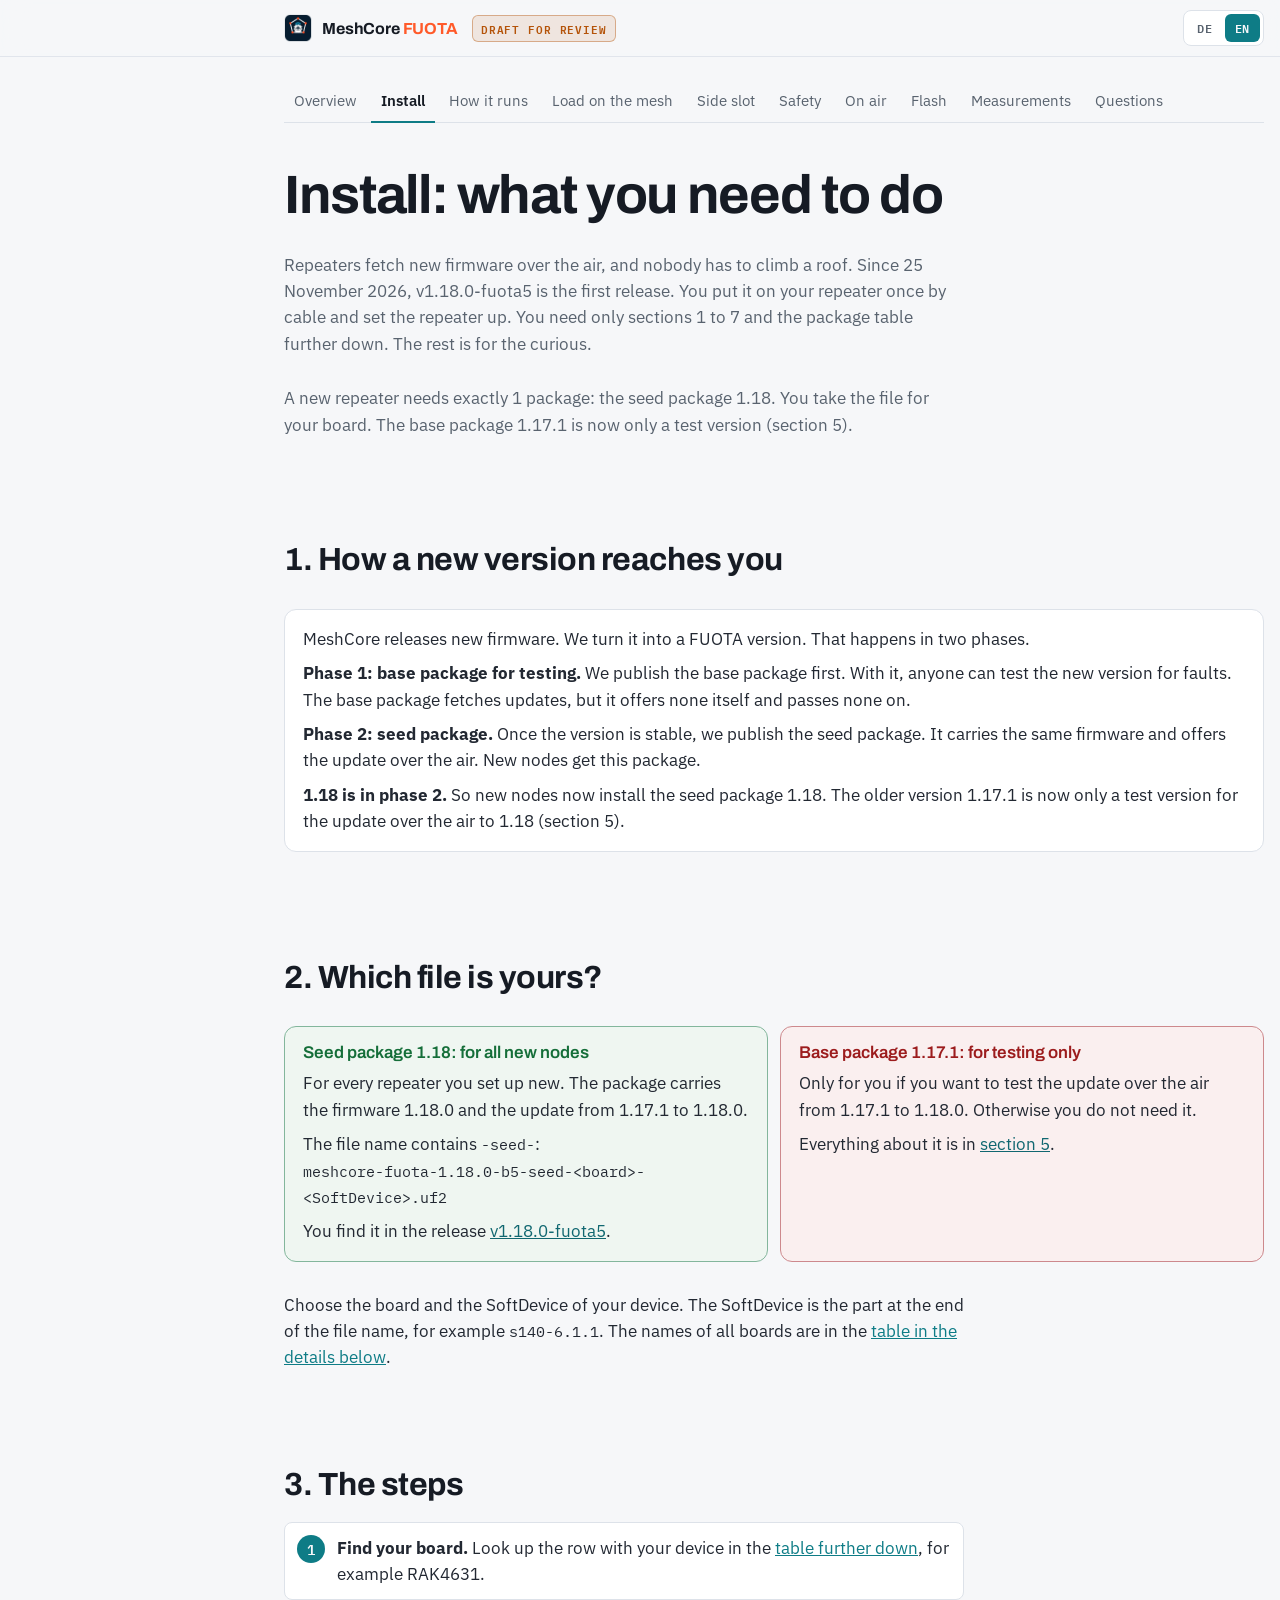
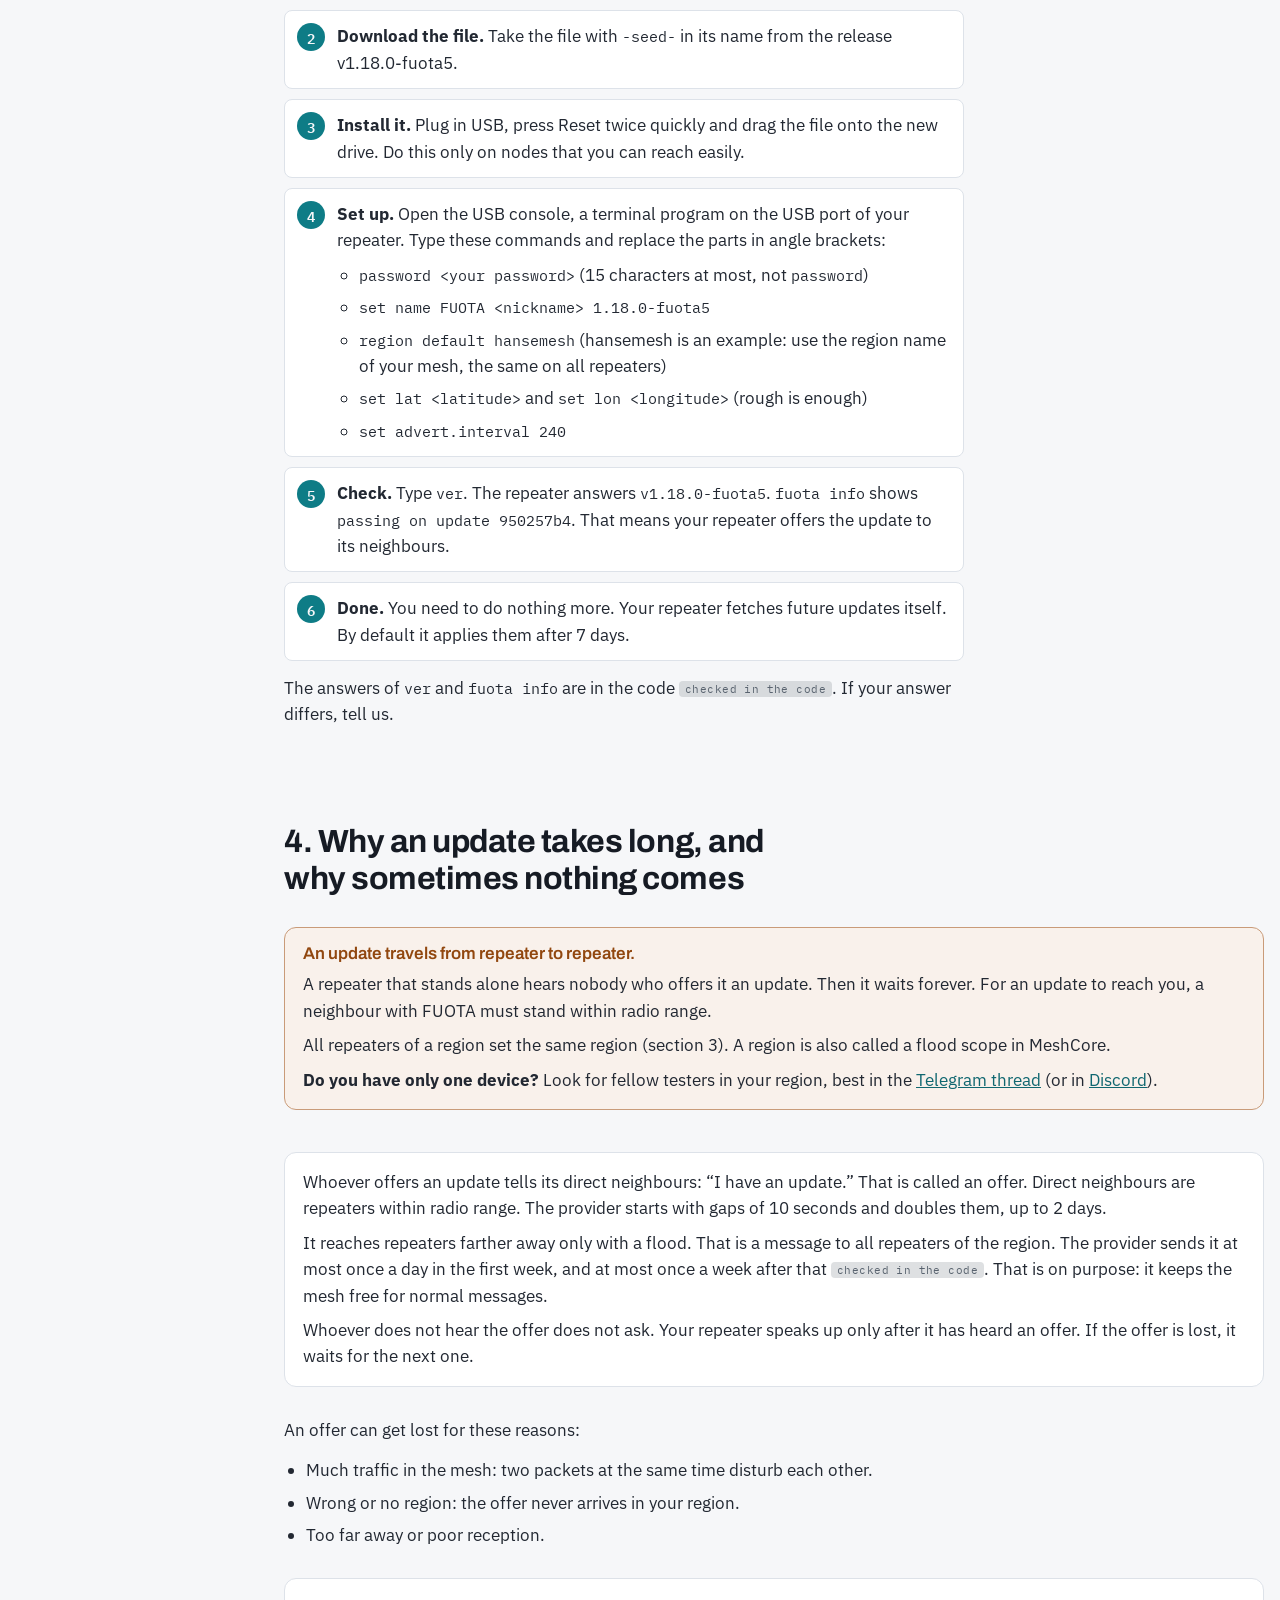
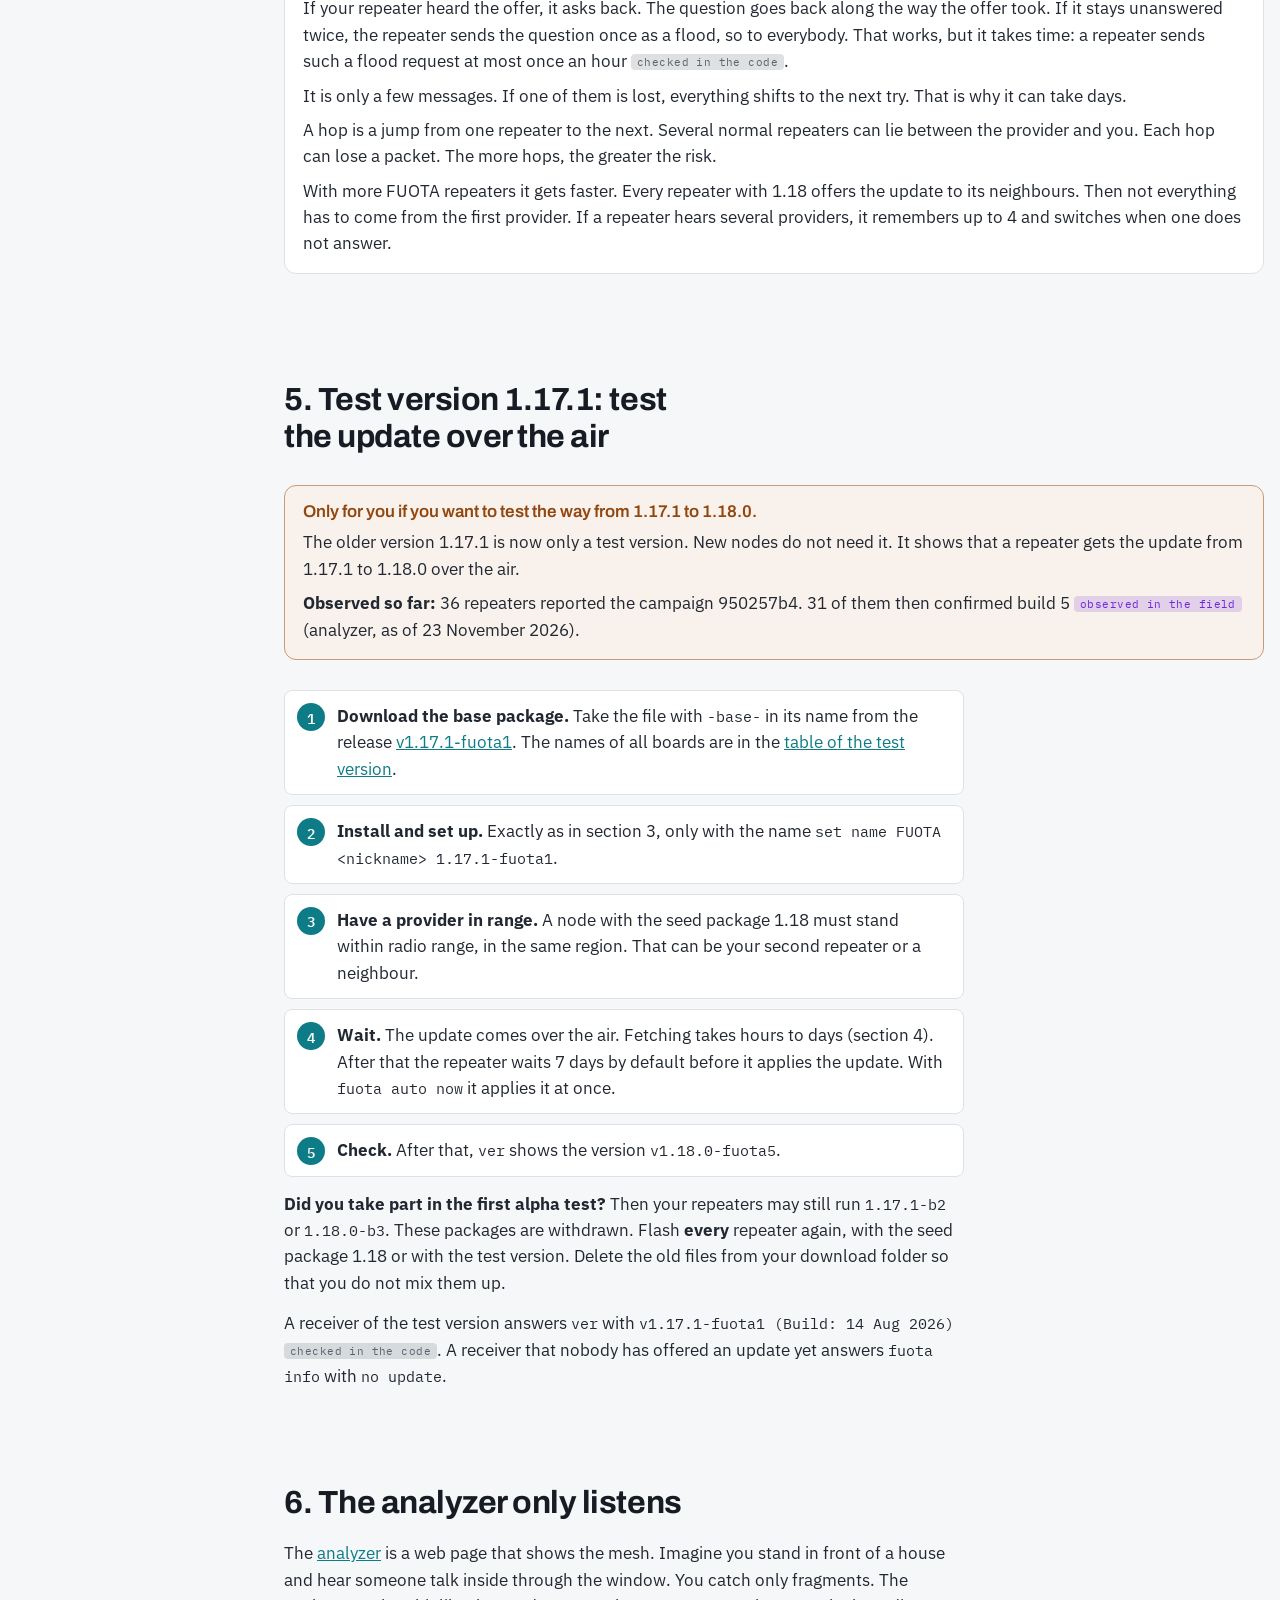
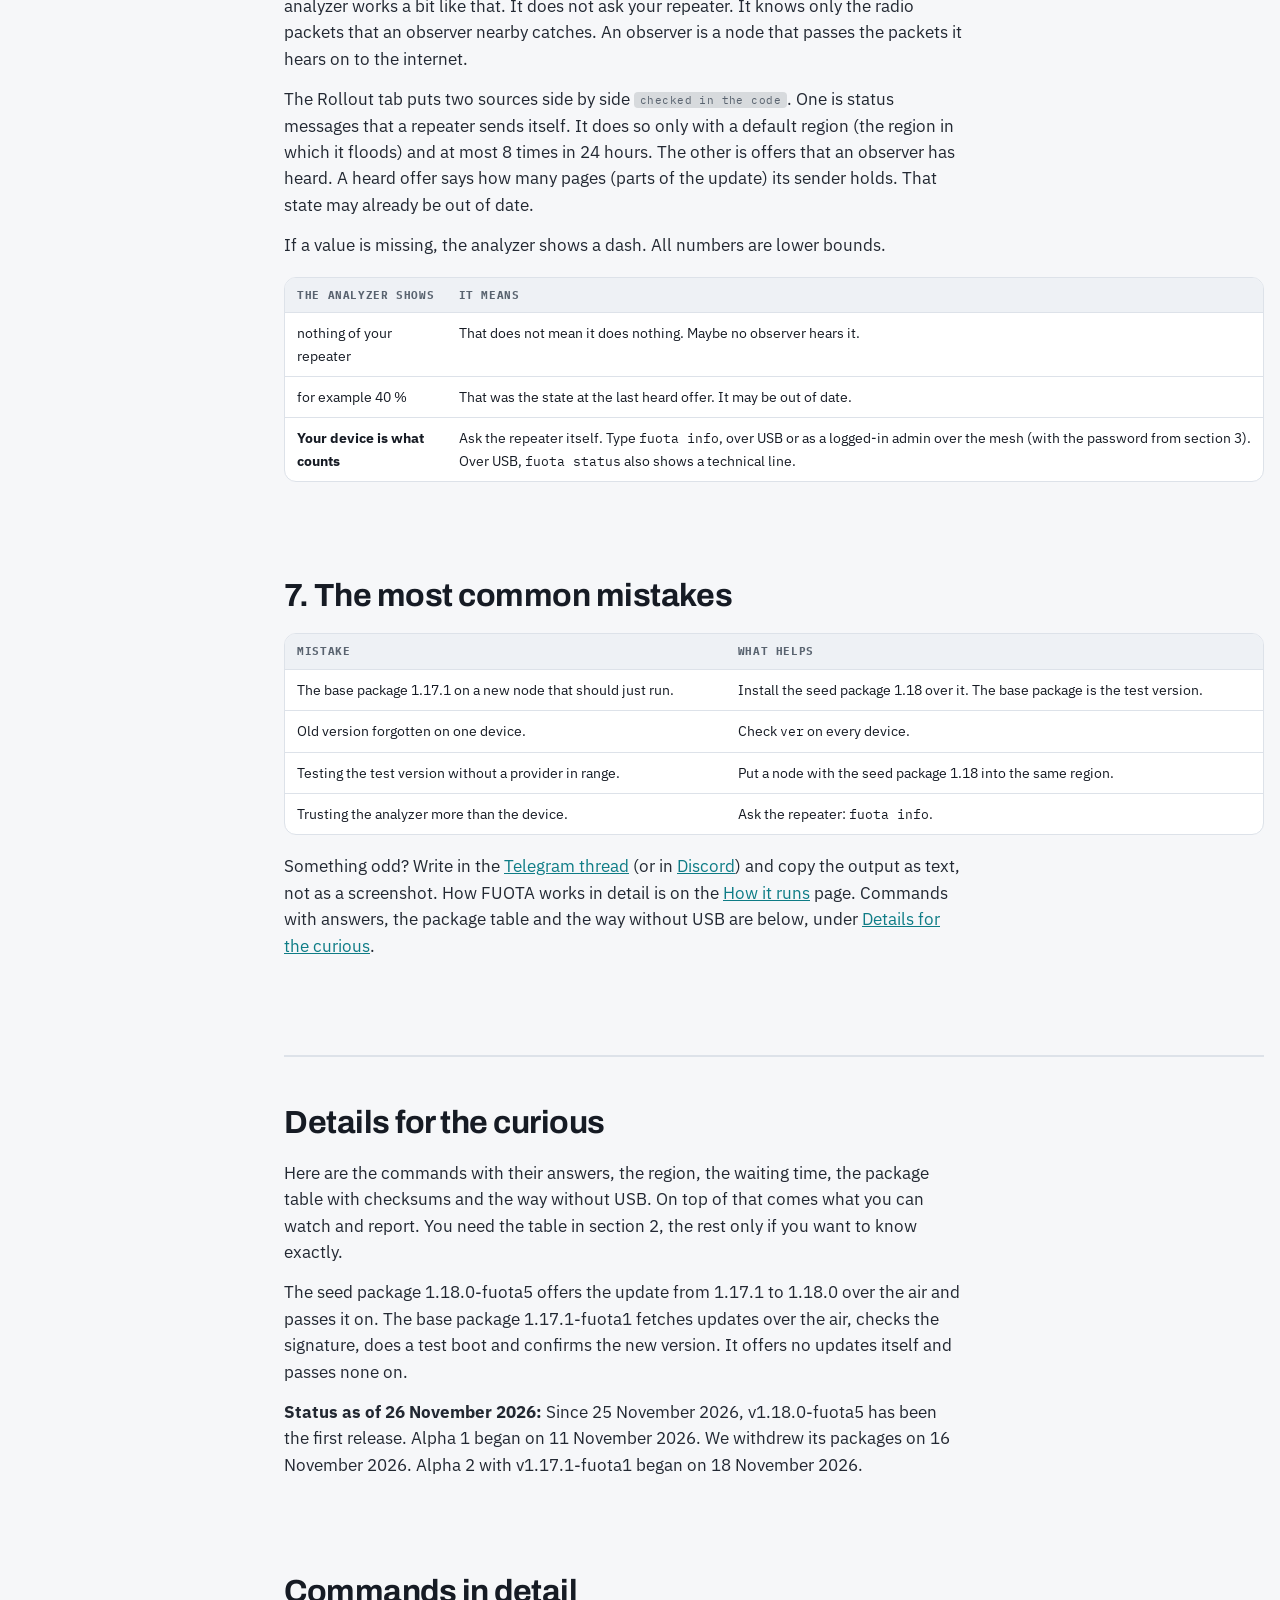
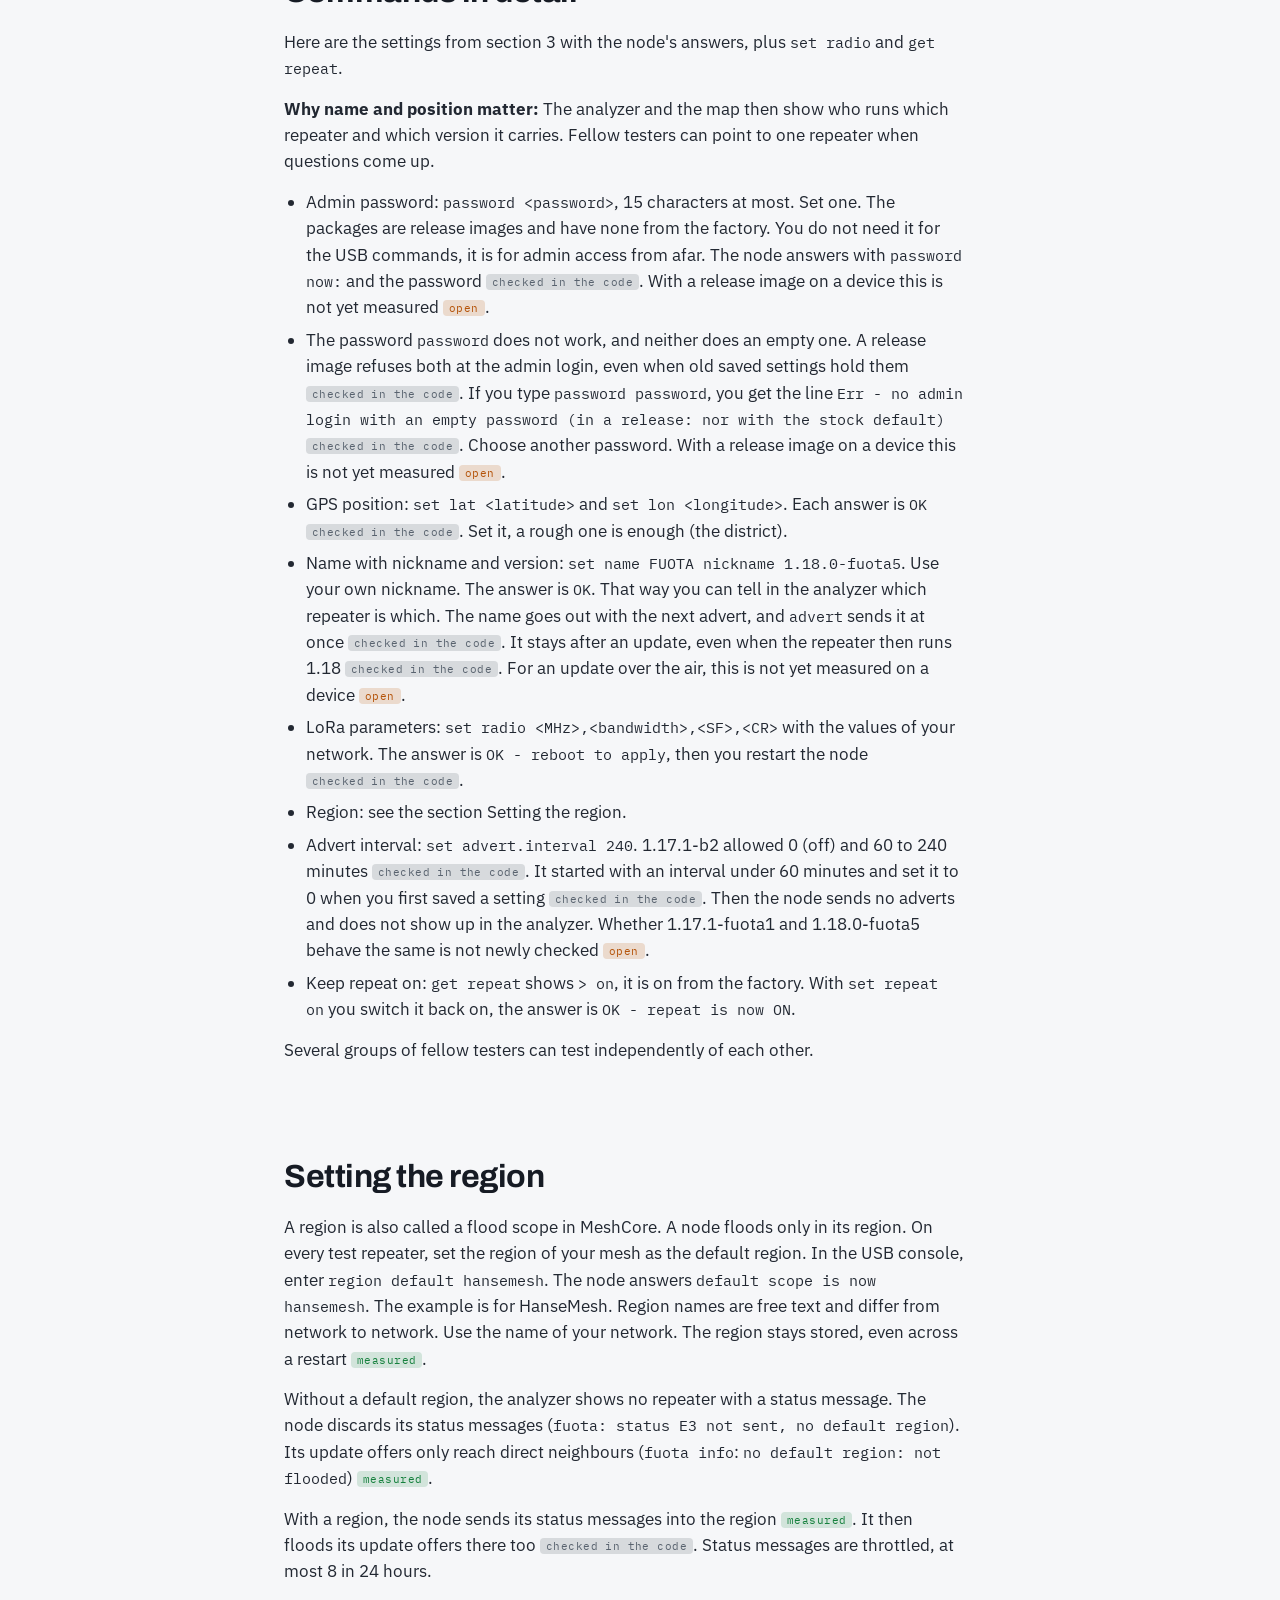
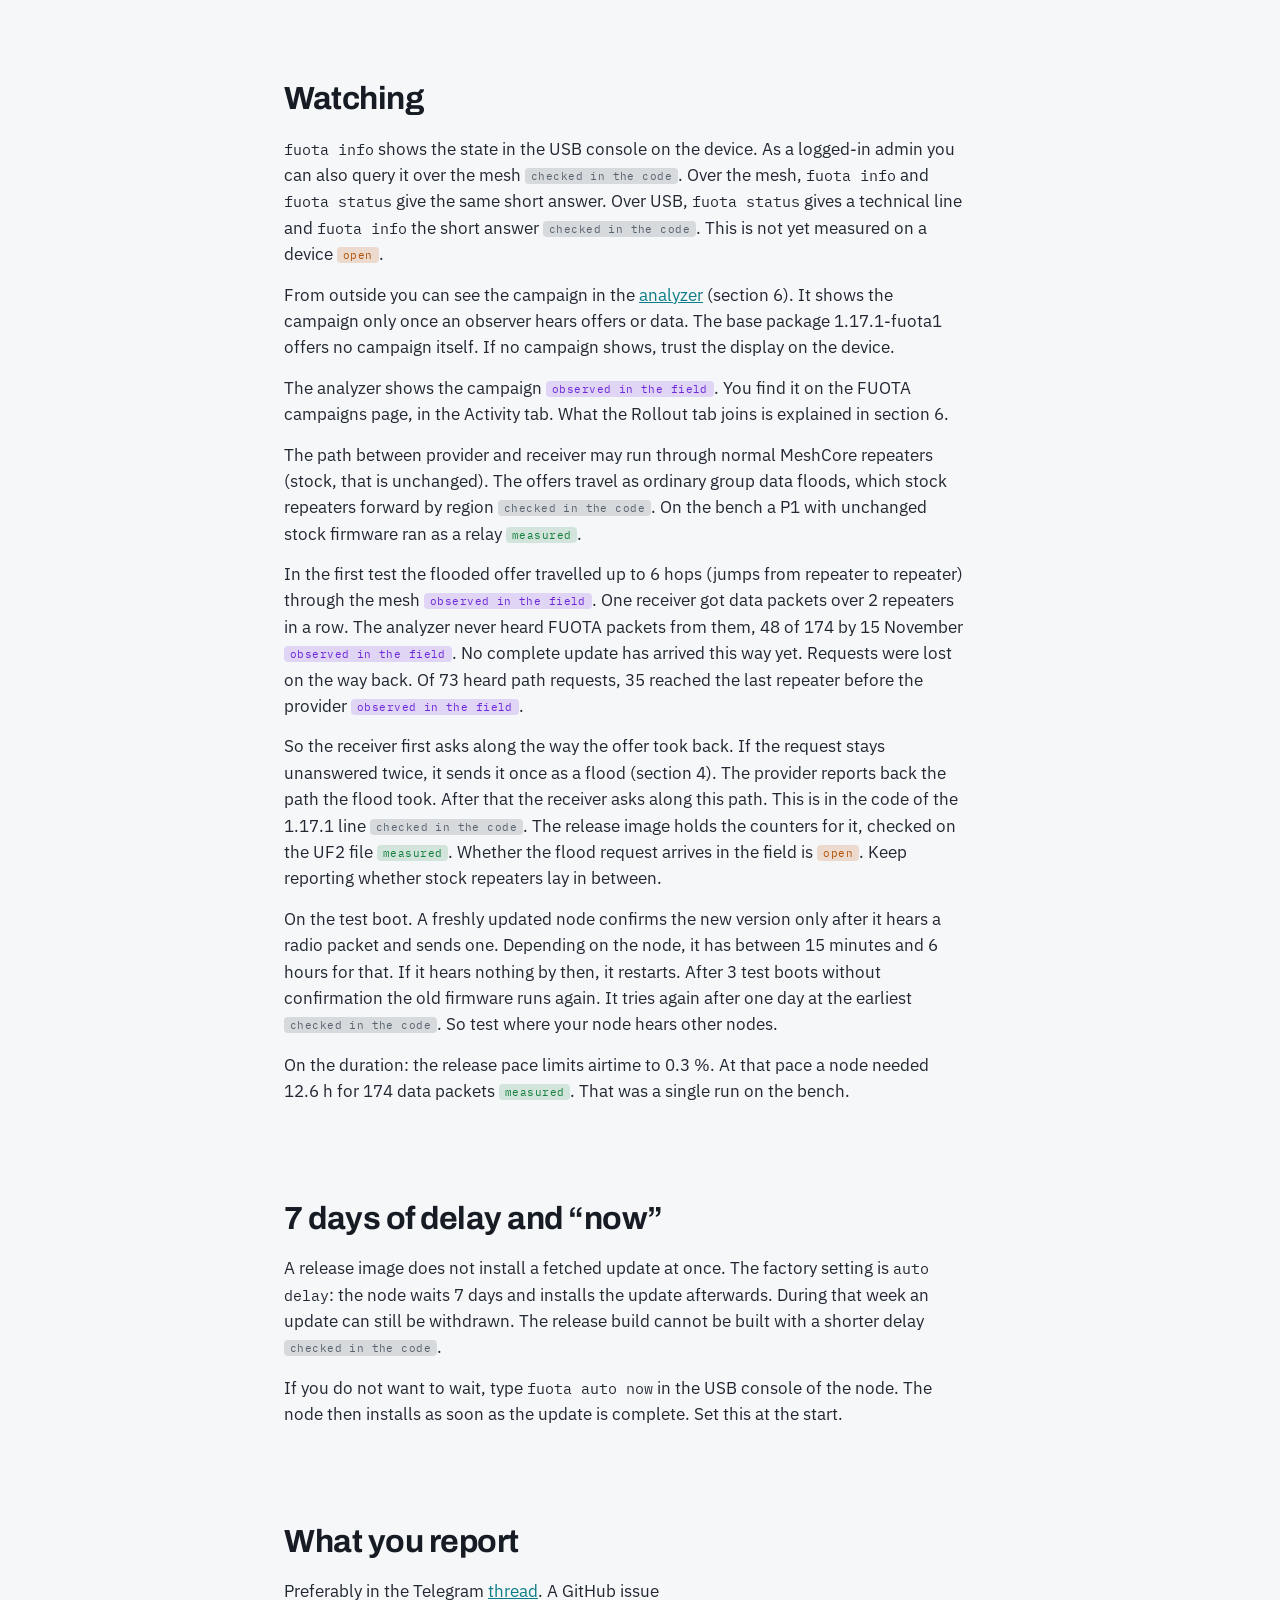
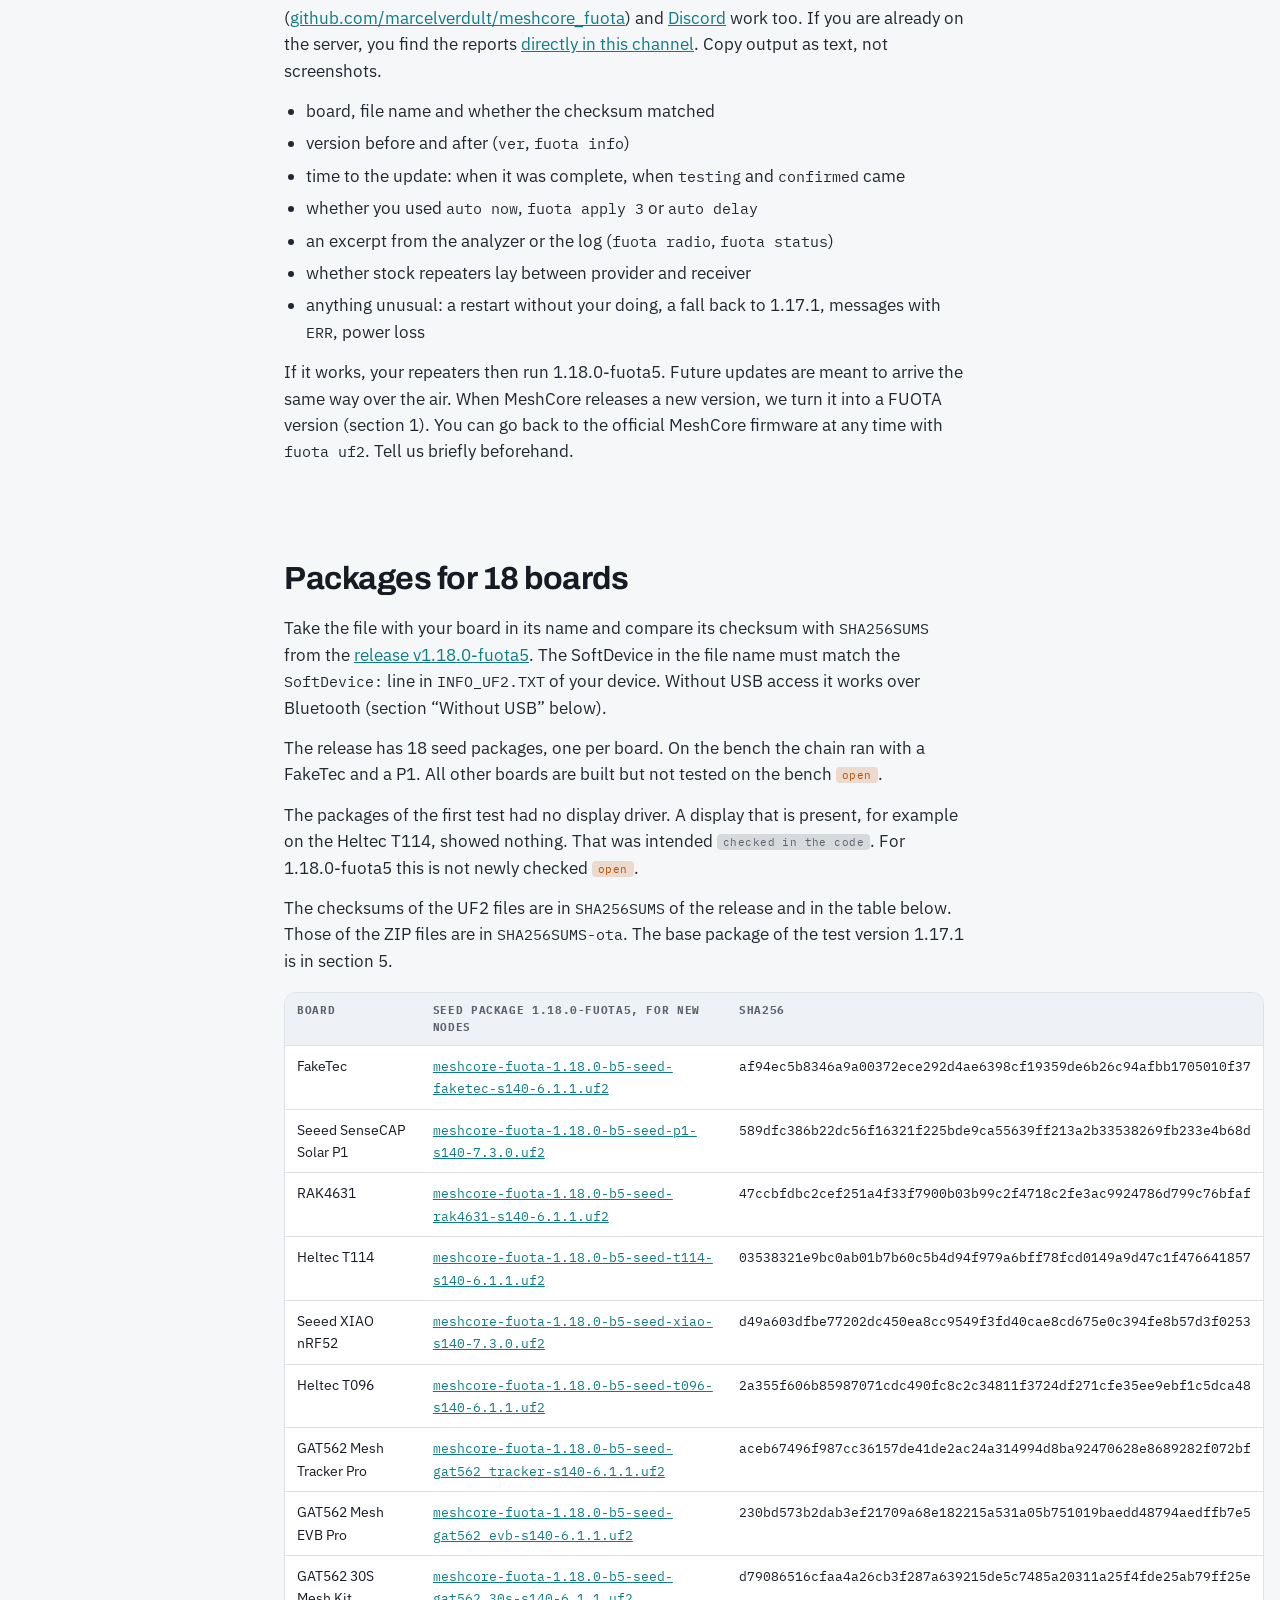
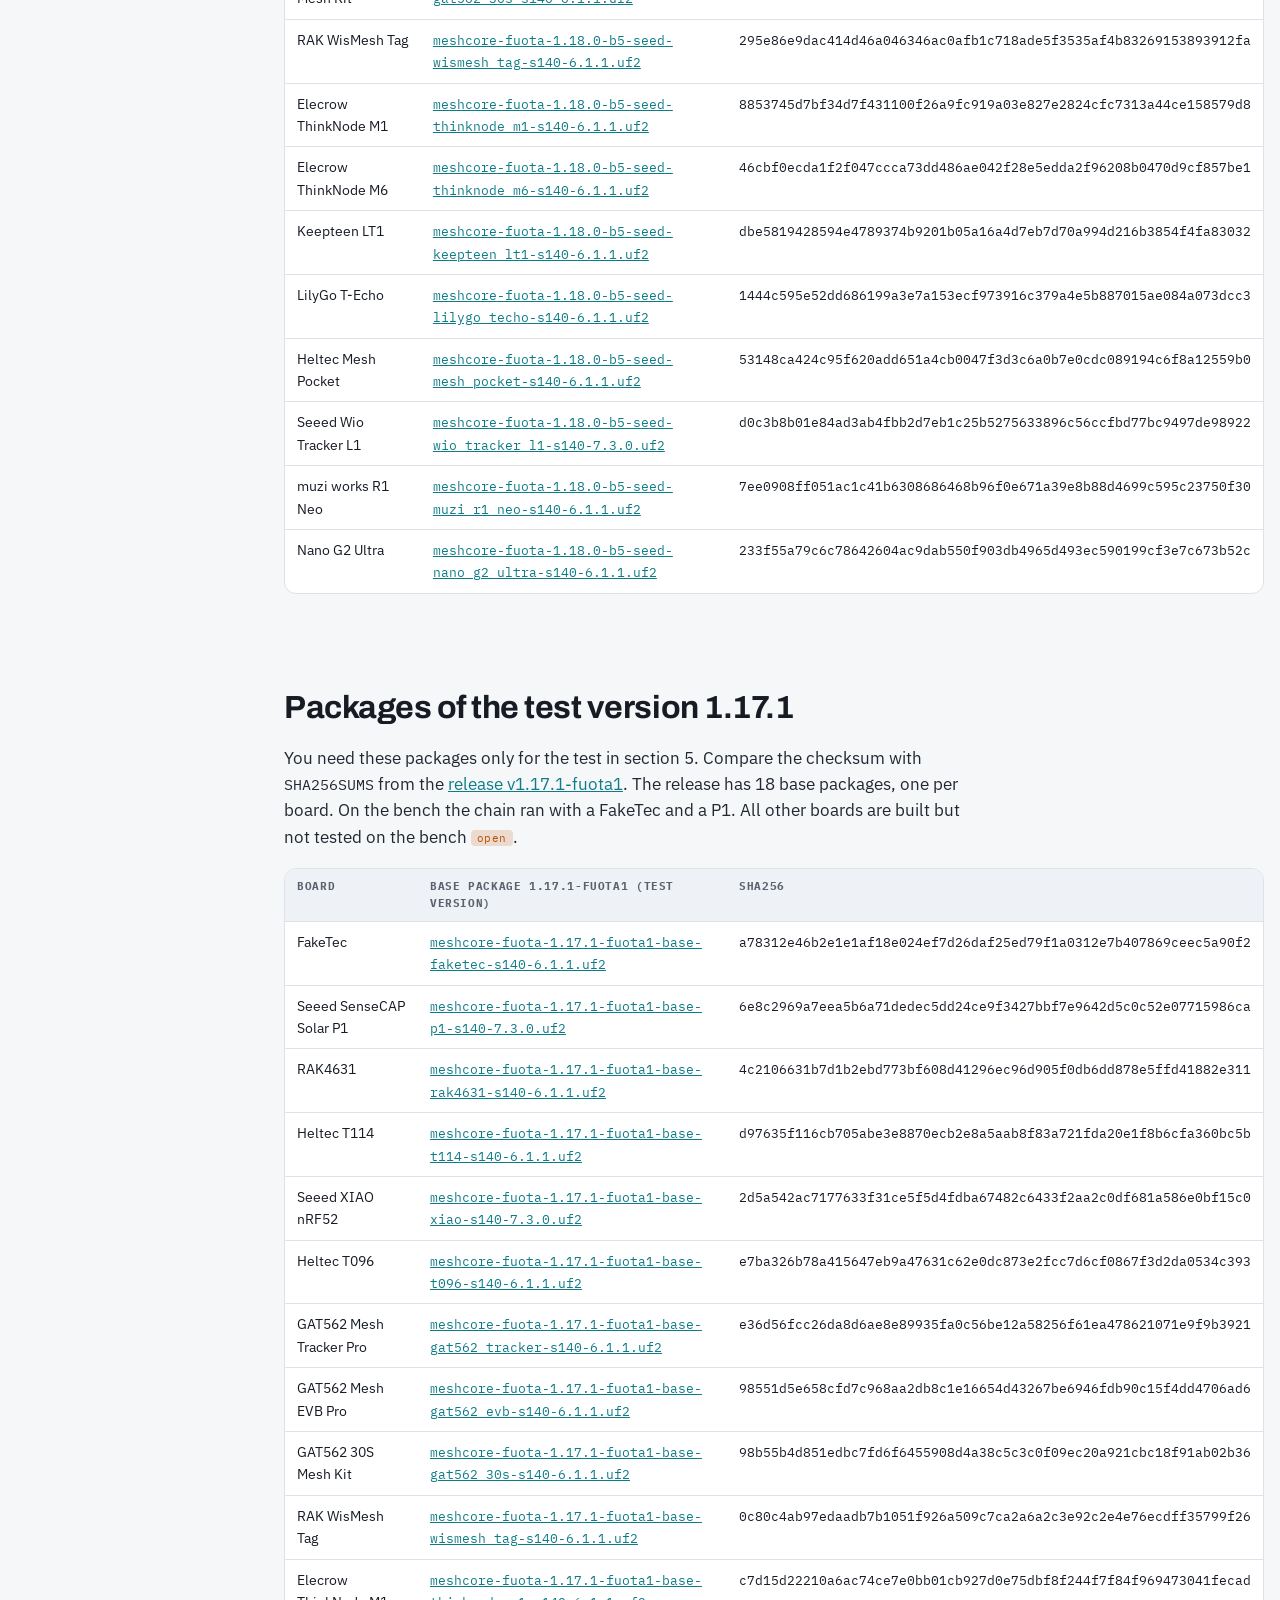
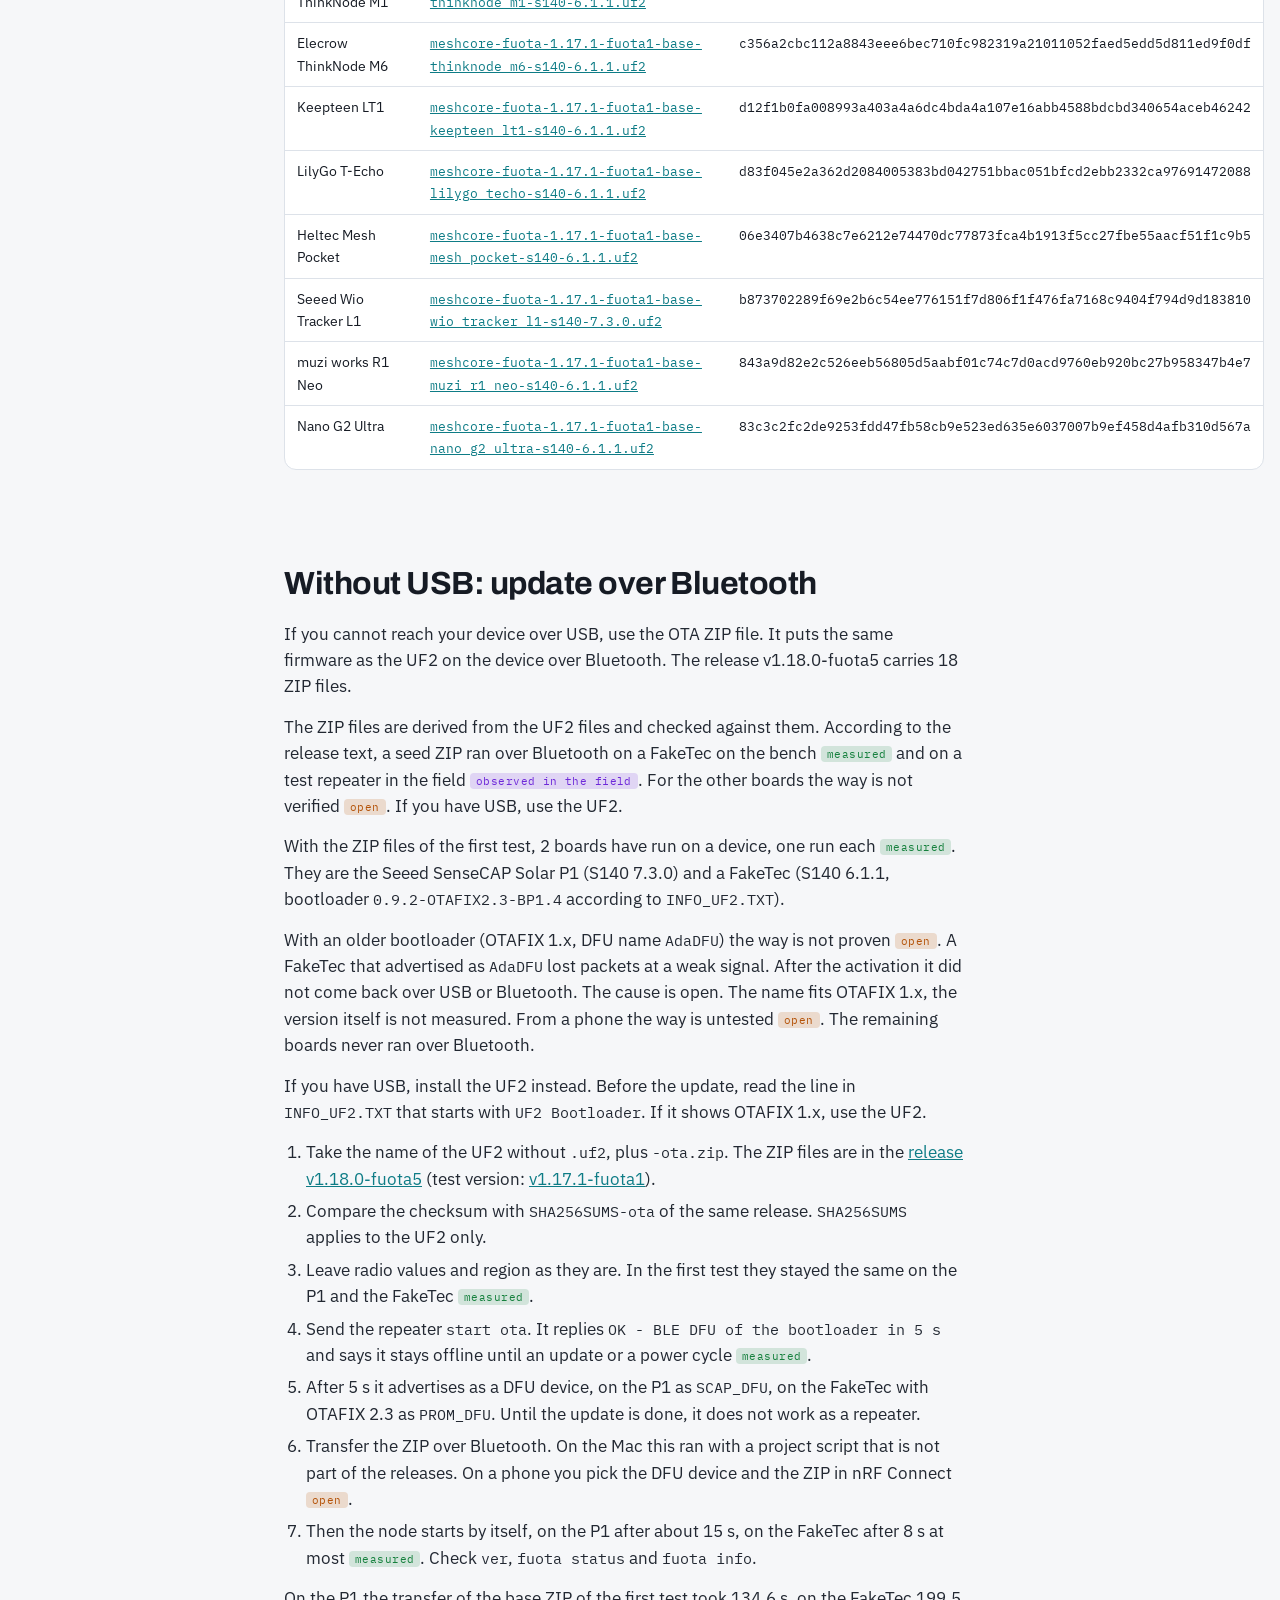
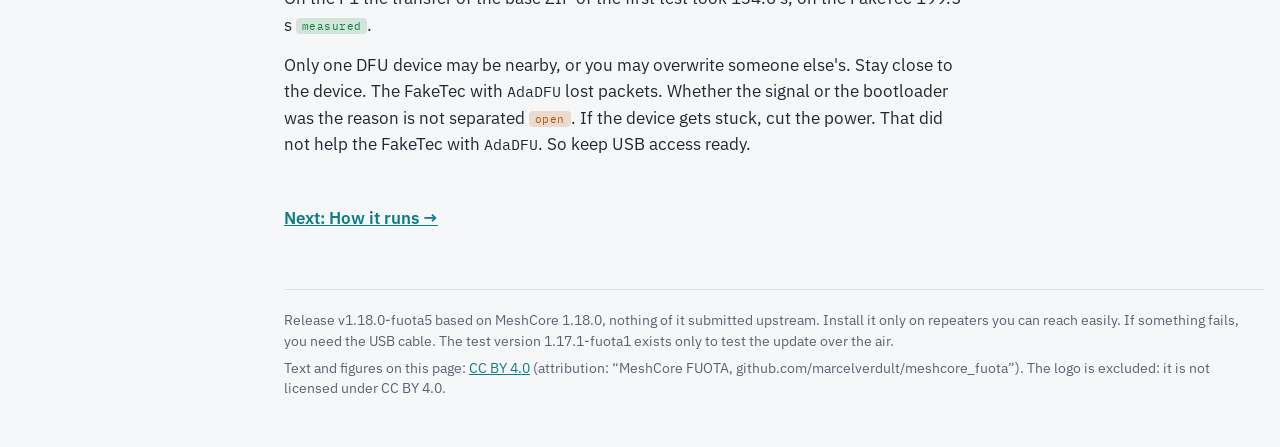
<file: installieren.html>
<!doctype html>
<html lang="de" data-lang="de">
<head>
<meta charset="utf-8">
<meta name="viewport" content="width=device-width,initial-scale=1,viewport-fit=cover">
<title>Installieren · MeshCore FUOTA</title>
<meta name="description" content="MeshCore FUOTA: firmware updates over LoRa for MeshCore repeaters, design for review (DE/EN)">
<meta property="og:title" content="Installieren · MeshCore FUOTA">
<meta property="og:description" content="Firmware updates over LoRa for MeshCore repeaters, design for review (DE/EN)">
<meta property="og:image" content="https://marcelverdult.github.io/meshcore_fuota/logo/logo-dark.png">
<link rel="icon" type="image/png" sizes="16x16" href="logo/favicon-16.png">
<link rel="icon" type="image/png" sizes="32x32" href="logo/favicon-32.png">
<link rel="icon" type="image/png" sizes="48x48" href="logo/favicon-48.png">
<link rel="apple-touch-icon" href="logo/apple-touch-icon.png">
<link rel="preconnect" href="https://fonts.googleapis.com">
<link rel="preconnect" href="https://fonts.gstatic.com" crossorigin>
<link rel="stylesheet" href="https://fonts.googleapis.com/css2?family=Archivo:wght@600;700&family=IBM+Plex+Mono:wght@400;600&family=IBM+Plex+Sans:wght@400;500;600&display=swap">
<link rel="stylesheet" href="assets/site.css">
<script>
(function () {
  // before the first paint: forward old section links of the single page, then pick the language
  // (#de / #en, saved choice, else the browser language) so the other language never flashes
  var moved = window.fuotaMoved = {}, h = location.hash.slice(1);
  if (moved[h]) { location.replace(moved[h] + "#" + h); return; }
  var l = (h === "de" || h === "en") ? h : null;
  if (!l) { try { l = localStorage.getItem("fuota-lang"); } catch (e) {} }
  if (l !== "de" && l !== "en") l = (navigator.language || "de").toLowerCase().indexOf("de") === 0 ? "de" : "en";
  document.documentElement.setAttribute("data-lang", l);
  document.documentElement.setAttribute("lang", l);
})();
</script>
</head>
<body class="has-rail" data-title-de="Installieren · MeshCore FUOTA" data-title-en="Install · MeshCore FUOTA">
<div class="bar"><div class="bar-in">
  <a class="mark" href="index.html" aria-label="MeshCore FUOTA"><img src="logo/icon.png" alt="" width="28" height="28"><span>MeshCore <b>FUOTA</b></span></a>
  <span class="chip-draft"><span lang="de">Entwurf zur Prüfung</span><span lang="en">Draft for review</span></span>
  <span class="here" aria-hidden="true"></span>
  <div class="langs" role="group" aria-label="Sprache / language">
    <button type="button" id="btn-de" data-l="de" aria-pressed="true">DE</button>
    <button type="button" id="btn-en" data-l="en" aria-pressed="false">EN</button>
  </div>
</div><div class="progress"></div></div>
<nav class="rail" aria-hidden="true"></nav>
<div class="wrap">
  <nav class="pages" aria-label="Seiten / pages">
    <ul>
      <li><a href="index.html"><span lang="de">Überblick</span><span lang="en">Overview</span></a></li>
      <li><a href="installieren.html" aria-current="page"><span lang="de">Installieren</span><span lang="en">Install</span></a></li>
      <li><a href="ablauf.html"><span lang="de">Ablauf</span><span lang="en">How it runs</span></a></li>
      <li><a href="kosten.html"><span lang="de">Last im Mesh</span><span lang="en">Load on the mesh</span></a></li>
      <li><a href="nebenslot.html"><span lang="de">Nebenslot</span><span lang="en">Side slot</span></a></li>
      <li><a href="sicherheit.html"><span lang="de">Sicherheit</span><span lang="en">Safety</span></a></li>
      <li><a href="funk.html"><span lang="de">Funk</span><span lang="en">On air</span></a></li>
      <li><a href="flash.html"><span lang="de">Flash</span><span lang="en">Flash</span></a></li>
      <li><a href="tests.html"><span lang="de">Messungen</span><span lang="en">Measurements</span></a></li>
      <li><a href="fragen.html"><span lang="de">Fragen</span><span lang="en">Questions</span></a></li>
    </ul>
  </nav>
  <main>
  <header class="hero">
    <div lang="de">
      <h1>Installieren: Was du tun musst</h1>
      <p class="lede">Repeater holen sich neue Firmware per Funk, ohne dass jemand aufs Dach muss.
        Seit dem 25. November 2026 ist v1.18.0-fuota5 das erste Release.
        Du spielst es einmal per Kabel auf deinen Repeater und richtest ihn ein.
        Du brauchst nur die Abschnitte 1 bis 7 und die Paket-Tabelle weiter unten. Der Rest ist für Neugierige.</p>
      <p class="lede">Für einen neuen Repeater gibt es genau 1 Paket: das Seed-Paket 1.18. Du nimmst die Datei für dein Board.
        Das Basispaket 1.17.1 ist nur noch eine Testversion (Abschnitt 5).</p>
    </div>
    <div lang="en">
      <h1>Install: what you need to do</h1>
      <p class="lede">Repeaters fetch new firmware over the air, and nobody has to climb a roof.
        Since 25 November 2026, v1.18.0-fuota5 is the first release.
        You put it on your repeater once by cable and set the repeater up.
        You need only sections 1 to 7 and the package table further down. The rest is for the curious.</p>
      <p class="lede">A new repeater needs exactly 1 package: the seed package 1.18. You take the file for your board.
        The base package 1.17.1 is now only a test version (section 5).</p>
    </div>
  </header>

  <section id="start-gruppe">
    <div lang="de" class="prose"><h2>1. So kommt eine neue Version zu dir</h2></div>
    <div lang="en" class="prose"><h2>1. How a new version reaches you</h2></div>
    <div lang="de" class="sk-card">
      <p>MeshCore bringt eine neue Firmware heraus. Daraus machen wir eine FUOTA-Version. Das läuft in zwei Phasen.</p>
      <p><strong>Phase 1: Basispaket zum Testen.</strong> Wir veröffentlichen zuerst das Basispaket.
        Damit kann jeder die neue Version auf Fehler testen.
        Das Basispaket holt Updates, bietet aber selbst keine an und leitet keine weiter.</p>
      <p><strong>Phase 2: Seed-Paket.</strong> Ist die Version stabil, veröffentlichen wir das Seed-Paket.
        Es trägt dieselbe Firmware und bietet das Update im Funk an. Neue Knoten bekommen dieses Paket.</p>
      <p><strong>1.18 ist in Phase 2.</strong> Darum installieren neue Knoten jetzt das Seed-Paket 1.18.
        Die ältere Version 1.17.1 gibt es nur noch als Testversion für das Update per Funk auf 1.18 (Abschnitt 5).</p>
    </div>
    <div lang="en" class="sk-card">
      <p>MeshCore releases new firmware. We turn it into a FUOTA version. That happens in two phases.</p>
      <p><strong>Phase 1: base package for testing.</strong> We publish the base package first.
        With it, anyone can test the new version for faults.
        The base package fetches updates, but it offers none itself and passes none on.</p>
      <p><strong>Phase 2: seed package.</strong> Once the version is stable, we publish the seed package.
        It carries the same firmware and offers the update over the air. New nodes get this package.</p>
      <p><strong>1.18 is in phase 2.</strong> So new nodes now install the seed package 1.18.
        The older version 1.17.1 is now only a test version for the update over the air to 1.18 (section 5).</p>
    </div>
  </section>

  <section id="start-dateien">
    <div lang="de" class="prose"><h2>2. Welche Datei ist für dich?</h2></div>
    <div lang="en" class="prose"><h2>2. Which file is yours?</h2></div>
    <div lang="de" class="sk-two">
      <div class="sk-card sk-ok">
        <p class="sk-tag">Seed-Paket 1.18: für alle neuen Knoten</p>
        <p>Für jeden Repeater, den du neu einrichtest. Das Paket trägt die Firmware 1.18.0 und das Update von 1.17.1 auf 1.18.0.</p>
        <p>Der Dateiname enthält <code>-seed-</code>:<br><code>meshcore-fuota-1.18.0-b5-seed-&lt;Board&gt;-&lt;SoftDevice&gt;.uf2</code></p>
        <p>Du findest es im Release <a href="https://github.com/marcelverdult/meshcore_fuota/releases/tag/v1.18.0-fuota5">v1.18.0-fuota5</a>.</p>
      </div>
      <div class="sk-card sk-no">
        <p class="sk-tag">Basispaket 1.17.1: nur zum Testen</p>
        <p>Nur für dich, wenn du das Update per Funk von 1.17.1 auf 1.18.0 testen willst. Sonst brauchst du es nicht.</p>
        <p>Alles dazu steht in <a href="#start-testversion">Abschnitt 5</a>.</p>
      </div>
    </div>
    <div lang="en" class="sk-two">
      <div class="sk-card sk-ok">
        <p class="sk-tag">Seed package 1.18: for all new nodes</p>
        <p>For every repeater you set up new. The package carries the firmware 1.18.0 and the update from 1.17.1 to 1.18.0.</p>
        <p>The file name contains <code>-seed-</code>:<br><code>meshcore-fuota-1.18.0-b5-seed-&lt;board&gt;-&lt;SoftDevice&gt;.uf2</code></p>
        <p>You find it in the release <a href="https://github.com/marcelverdult/meshcore_fuota/releases/tag/v1.18.0-fuota5">v1.18.0-fuota5</a>.</p>
      </div>
      <div class="sk-card sk-no">
        <p class="sk-tag">Base package 1.17.1: for testing only</p>
        <p>Only for you if you want to test the update over the air from 1.17.1 to 1.18.0. Otherwise you do not need it.</p>
        <p>Everything about it is in <a href="#start-testversion">section 5</a>.</p>
      </div>
    </div>
    <div lang="de" class="prose">
      <p>Wähle das Board und das SoftDevice deines Geräts. Das SoftDevice ist der Teil am Ende des Dateinamens, zum Beispiel <code>s140-6.1.1</code>.
        Die Namen aller Boards stehen in der <a href="#alpha-pakete">Tabelle in den Details unten</a>.</p>
    </div>
    <div lang="en" class="prose">
      <p>Choose the board and the SoftDevice of your device. The SoftDevice is the part at the end of the file name, for example <code>s140-6.1.1</code>.
        The names of all boards are in the <a href="#alpha-pakete">table in the details below</a>.</p>
    </div>
  </section>

  <section id="start-schritte">
    <div lang="de" class="prose"><h2>3. Die Schritte</h2></div>
    <div lang="en" class="prose"><h2>3. The steps</h2></div>
    <div lang="de" class="prose">
      <ol class="sk-steps">
        <li><strong>Board finden.</strong> Such in der <a href="#alpha-pakete">Tabelle weiter unten</a> die Zeile mit deinem Gerät, zum Beispiel RAK4631.</li>
        <li><strong>Datei laden.</strong> Nimm die Datei mit <code>-seed-</code> im Namen aus dem Release v1.18.0-fuota5.</li>
        <li><strong>Aufspielen.</strong> USB anstecken, 2-mal schnell Reset drücken und die Datei auf das neue Laufwerk ziehen. Tu das nur an Knoten, die du gut erreichst.</li>
        <li><strong>Einrichten.</strong> Öffne die USB-Konsole, ein Terminal-Programm am USB-Anschluss deines Repeaters. Tippe diese Befehle und ersetze die Teile in spitzen Klammern:
          <ul>
            <li><code>password &lt;dein Passwort&gt;</code> (höchstens 15 Zeichen, nicht <code>password</code>)</li>
            <li><code>set name FUOTA &lt;Spitzname&gt; 1.18.0-fuota5</code></li>
            <li><code>region default hansemesh</code> (hansemesh ist ein Beispiel: Nimm den Namen der Region deines Mesh, auf allen Repeatern gleich)</li>
            <li><code>set lat &lt;Breite&gt;</code> und <code>set lon &lt;Länge&gt;</code> (grob reicht)</li>
            <li><code>set advert.interval 240</code></li>
          </ul></li>
        <li><strong>Prüfen.</strong> Tippe <code>ver</code>. Der Repeater antwortet <code>v1.18.0-fuota5</code>. <code>fuota info</code> zeigt <code>passing on update 950257b4</code>. Das heißt: Dein Repeater bietet das Update seinen Nachbarn an.</li>
        <li><strong>Fertig.</strong> Mehr musst du nicht tun. Künftige Updates holt dein Repeater selbst. Er wendet sie ab Werk nach 7 Tagen an.</li>
      </ol>
      <p>Die Antworten von <code>ver</code> und <code>fuota info</code> stehen im Code <span class="m code">im Code geprüft</span>. Weicht deine Antwort ab, schreib es uns.</p>
    </div>
    <div lang="en" class="prose">
      <ol class="sk-steps">
        <li><strong>Find your board.</strong> Look up the row with your device in the <a href="#alpha-pakete">table further down</a>, for example RAK4631.</li>
        <li><strong>Download the file.</strong> Take the file with <code>-seed-</code> in its name from the release v1.18.0-fuota5.</li>
        <li><strong>Install it.</strong> Plug in USB, press Reset twice quickly and drag the file onto the new drive. Do this only on nodes that you can reach easily.</li>
        <li><strong>Set up.</strong> Open the USB console, a terminal program on the USB port of your repeater. Type these commands and replace the parts in angle brackets:
          <ul>
            <li><code>password &lt;your password&gt;</code> (15 characters at most, not <code>password</code>)</li>
            <li><code>set name FUOTA &lt;nickname&gt; 1.18.0-fuota5</code></li>
            <li><code>region default hansemesh</code> (hansemesh is an example: use the region name of your mesh, the same on all repeaters)</li>
            <li><code>set lat &lt;latitude&gt;</code> and <code>set lon &lt;longitude&gt;</code> (rough is enough)</li>
            <li><code>set advert.interval 240</code></li>
          </ul></li>
        <li><strong>Check.</strong> Type <code>ver</code>. The repeater answers <code>v1.18.0-fuota5</code>. <code>fuota info</code> shows <code>passing on update 950257b4</code>. That means your repeater offers the update to its neighbours.</li>
        <li><strong>Done.</strong> You need to do nothing more. Your repeater fetches future updates itself. By default it applies them after 7 days.</li>
      </ol>
      <p>The answers of <code>ver</code> and <code>fuota info</code> are in the code <span class="m code">checked in the code</span>. If your answer differs, tell us.</p>
    </div>
  </section>

  <section id="start-dauer">
    <div lang="de" class="prose"><h2>4. Warum ein Update dauert, und warum manchmal nichts kommt</h2></div>
    <div lang="en" class="prose"><h2>4. Why an update takes long, and why sometimes nothing comes</h2></div>
    <div lang="de" class="sk-card sk-warn">
      <p class="sk-tag">Ein Update wandert von Repeater zu Repeater.</p>
      <p>Ein Repeater, der allein steht, hört niemanden, der ihm ein Update anbietet. Dann wartet er ohne Ende.
        Damit ein Update dich erreicht, muss ein Nachbar mit FUOTA in Funkreichweite stehen.</p>
      <p>Alle Repeater einer Region stellen dieselbe Region ein (Abschnitt 3). Die Region heißt in MeshCore auch Flood-Scope.</p>
      <p><strong>Du hast nur ein Gerät?</strong> Such dir Mit-Tester aus deiner Region, am besten im
        <a href="https://t.me/meshcorede/37922">Telegram-Thread</a> (alternativ im <a href="https://discord.gg/Yaq3HEMfhk">Discord</a>).</p>
    </div>
    <div lang="en" class="sk-card sk-warn">
      <p class="sk-tag">An update travels from repeater to repeater.</p>
      <p>A repeater that stands alone hears nobody who offers it an update. Then it waits forever.
        For an update to reach you, a neighbour with FUOTA must stand within radio range.</p>
      <p>All repeaters of a region set the same region (section 3). A region is also called a flood scope in MeshCore.</p>
      <p><strong>Do you have only one device?</strong> Look for fellow testers in your region, best in the
        <a href="https://t.me/meshcorede/37922">Telegram thread</a> (or in <a href="https://discord.gg/Yaq3HEMfhk">Discord</a>).</p>
    </div>
    <div lang="de" class="sk-card">
      <p>Wer ein Update anbietet, sagt seinen direkten Nachbarn: „Ich habe ein Update.“ Das heißt Angebot. Direkte Nachbarn sind Repeater in Funkreichweite.
        Der Anbieter beginnt mit Abständen von 10 Sekunden und verdoppelt sie, bis zu 2 Tagen.</p>
      <p>Weiter entfernte Repeater erreicht er nur mit einer Flut. Das ist eine Nachricht an alle Repeater der Region.
        Der Anbieter schickt sie in der ersten Woche höchstens einmal am Tag, danach höchstens einmal je Woche <span class="m code">im Code geprüft</span>.
        Das ist Absicht: So bleibt das Mesh frei für normale Nachrichten.</p>
      <p>Wer das Angebot nicht hört, fragt nicht. Dein Repeater meldet sich erst, wenn er ein Angebot gehört hat.
        Geht das Angebot verloren, wartet er auf das nächste.</p>
    </div>
    <div lang="en" class="sk-card">
      <p>Whoever offers an update tells its direct neighbours: “I have an update.” That is called an offer. Direct neighbours are repeaters within radio range.
        The provider starts with gaps of 10 seconds and doubles them, up to 2 days.</p>
      <p>It reaches repeaters farther away only with a flood. That is a message to all repeaters of the region.
        The provider sends it at most once a day in the first week, and at most once a week after that <span class="m code">checked in the code</span>.
        That is on purpose: it keeps the mesh free for normal messages.</p>
      <p>Whoever does not hear the offer does not ask. Your repeater speaks up only after it has heard an offer.
        If the offer is lost, it waits for the next one.</p>
    </div>
    <div lang="de" class="prose">
      <p>Ein Angebot kann aus diesen Gründen verloren gehen:</p>
      <ul>
        <li>Viel Verkehr im Mesh: Zwei Pakete gleichzeitig stören sich.</li>
        <li>Falsche oder keine Region: Das Angebot kommt in deiner Region nie an.</li>
        <li>Zu weit weg oder schlechter Empfang.</li>
      </ul>
    </div>
    <div lang="en" class="prose">
      <p>An offer can get lost for these reasons:</p>
      <ul>
        <li>Much traffic in the mesh: two packets at the same time disturb each other.</li>
        <li>Wrong or no region: the offer never arrives in your region.</li>
        <li>Too far away or poor reception.</li>
      </ul>
    </div>
    <div lang="de" class="sk-card">
      <p>Hat dein Repeater das Angebot gehört, fragt er zurück. Die Frage geht auf dem Weg zurück, den das Angebot genommen hat.
        Bleibt sie 2-mal ohne Antwort, schickt er sie einmal als Flut, also an alle. Das klappt, dauert aber:
        Ein Repeater schickt höchstens eine solche Flut-Anfrage je Stunde <span class="m code">im Code geprüft</span>.</p>
      <p>Es sind nur wenige Nachrichten. Geht eine davon verloren, verschiebt sich alles bis zum nächsten Versuch.
        Darum kann es Tage dauern.</p>
      <p>Ein Hop ist ein Sprung von einem Repeater zum nächsten. Zwischen Anbieter und dir können mehrere normale Repeater liegen.
        Jeder Hop kann ein Paket verlieren. Je mehr Hops, desto größer das Risiko.</p>
      <p>Mit mehr FUOTA-Repeatern wird es schneller. Jeder Repeater mit 1.18 bietet das Update seinen Nachbarn an.
        Es muss dann nicht mehr alles vom ersten Anbieter kommen.
        Hört ein Repeater mehrere Anbieter, merkt er sich bis zu 4 und wechselt, wenn einer nicht antwortet.</p>
    </div>
    <div lang="en" class="sk-card">
      <p>If your repeater heard the offer, it asks back. The question goes back along the way the offer took.
        If it stays unanswered twice, the repeater sends the question once as a flood, so to everybody. That works, but it takes time:
        a repeater sends such a flood request at most once an hour <span class="m code">checked in the code</span>.</p>
      <p>It is only a few messages. If one of them is lost, everything shifts to the next try.
        That is why it can take days.</p>
      <p>A hop is a jump from one repeater to the next. Several normal repeaters can lie between the provider and you.
        Each hop can lose a packet. The more hops, the greater the risk.</p>
      <p>With more FUOTA repeaters it gets faster. Every repeater with 1.18 offers the update to its neighbours.
        Then not everything has to come from the first provider.
        If a repeater hears several providers, it remembers up to 4 and switches when one does not answer.</p>
    </div>
  </section>

  <section id="start-testversion">
    <div lang="de" class="prose"><h2>5. Testversion 1.17.1: Update per Funk testen</h2></div>
    <div lang="en" class="prose"><h2>5. Test version 1.17.1: test the update over the air</h2></div>
    <div lang="de" class="sk-card sk-warn">
      <p class="sk-tag">Nur für dich, wenn du den Weg von 1.17.1 auf 1.18.0 testen willst.</p>
      <p>Die ältere Version 1.17.1 ist nur noch eine Testversion. Neue Knoten brauchen sie nicht.
        Sie zeigt, dass ein Repeater das Update von 1.17.1 auf 1.18.0 per Funk bekommt.</p>
      <p><strong>Bisher beobachtet:</strong> 36 Repeater meldeten die Kampagne 950257b4.
        31 davon bestätigten danach den Build 5
        <span class="m field">im Feld beobachtet</span> (Analyzer, Stand 23. November 2026).</p>
    </div>
    <div lang="en" class="sk-card sk-warn">
      <p class="sk-tag">Only for you if you want to test the way from 1.17.1 to 1.18.0.</p>
      <p>The older version 1.17.1 is now only a test version. New nodes do not need it.
        It shows that a repeater gets the update from 1.17.1 to 1.18.0 over the air.</p>
      <p><strong>Observed so far:</strong> 36 repeaters reported the campaign 950257b4.
        31 of them then confirmed build 5
        <span class="m field">observed in the field</span> (analyzer, as of 23 November 2026).</p>
    </div>
    <div lang="de" class="prose">
      <ol class="sk-steps">
        <li><strong>Basispaket laden.</strong> Nimm die Datei mit <code>-base-</code> im Namen aus dem Release
          <a href="https://github.com/marcelverdult/meshcore_fuota/releases/tag/v1.17.1-fuota1">v1.17.1-fuota1</a>.
          Die Namen aller Boards stehen in der <a href="#alpha-testpakete">Tabelle der Testversion</a>.</li>
        <li><strong>Aufspielen und einrichten.</strong> Genau wie in Abschnitt 3, nur mit dem Namen <code>set name FUOTA &lt;Spitzname&gt; 1.17.1-fuota1</code>.</li>
        <li><strong>Einen Anbieter in Reichweite haben.</strong> Ein Knoten mit dem Seed-Paket 1.18 muss in Funkreichweite stehen, in derselben Region.
          Das kann dein zweiter Repeater sein oder ein Nachbar.</li>
        <li><strong>Warten.</strong> Das Update kommt per Funk. Das Holen dauert Stunden bis Tage (Abschnitt 4).
          Danach wartet der Repeater ab Werk 7 Tage, bevor er es anwendet. Mit <code>fuota auto now</code> sofort.</li>
        <li><strong>Prüfen.</strong> Danach zeigt <code>ver</code> die Version <code>v1.18.0-fuota5</code>.</li>
      </ol>
      <p><strong>Warst du beim ersten Alpha-Test dabei?</strong> Dann läuft auf deinen Repeatern vielleicht noch <code>1.17.1-b2</code> oder <code>1.18.0-b3</code>.
        Diese Pakete sind zurückgezogen. Flash <strong>jeden</strong> Repeater neu, mit dem Seed-Paket 1.18 oder mit der Testversion.
        Lösche die alten Dateien aus deinem Download-Ordner, damit du sie nicht verwechselst.</p>
      <p>Ein Empfänger der Testversion antwortet auf <code>ver</code> mit <code>v1.17.1-fuota1 (Build: 14 Aug 2026)</code>
        <span class="m code">im Code geprüft</span>. Ein Empfänger, dem noch niemand ein Update angeboten hat, meldet mit <code>fuota info</code> den Satz <code>no update</code>.</p>
    </div>
    <div lang="en" class="prose">
      <ol class="sk-steps">
        <li><strong>Download the base package.</strong> Take the file with <code>-base-</code> in its name from the release
          <a href="https://github.com/marcelverdult/meshcore_fuota/releases/tag/v1.17.1-fuota1">v1.17.1-fuota1</a>.
          The names of all boards are in the <a href="#alpha-testpakete">table of the test version</a>.</li>
        <li><strong>Install and set up.</strong> Exactly as in section 3, only with the name <code>set name FUOTA &lt;nickname&gt; 1.17.1-fuota1</code>.</li>
        <li><strong>Have a provider in range.</strong> A node with the seed package 1.18 must stand within radio range, in the same region.
          That can be your second repeater or a neighbour.</li>
        <li><strong>Wait.</strong> The update comes over the air. Fetching takes hours to days (section 4).
          After that the repeater waits 7 days by default before it applies the update. With <code>fuota auto now</code> it applies it at once.</li>
        <li><strong>Check.</strong> After that, <code>ver</code> shows the version <code>v1.18.0-fuota5</code>.</li>
      </ol>
      <p><strong>Did you take part in the first alpha test?</strong> Then your repeaters may still run <code>1.17.1-b2</code> or <code>1.18.0-b3</code>.
        These packages are withdrawn. Flash <strong>every</strong> repeater again, with the seed package 1.18 or with the test version.
        Delete the old files from your download folder so that you do not mix them up.</p>
      <p>A receiver of the test version answers <code>ver</code> with <code>v1.17.1-fuota1 (Build: 14 Aug 2026)</code>
        <span class="m code">checked in the code</span>. A receiver that nobody has offered an update yet answers <code>fuota info</code> with <code>no update</code>.</p>
    </div>
  </section>

  <section id="start-analyzer">
    <div lang="de" class="prose"><h2>6. Der Analyzer hört nur zu</h2></div>
    <div lang="en" class="prose"><h2>6. The analyzer only listens</h2></div>
    <div lang="de" class="prose">
      <p>Der <a href="https://meshcore-analyzer.eu/#analytics?tab=fuota">Analyzer</a> ist eine Webseite, die das Mesh zeigt.
        Stell dir vor, du stehst vor einem Haus und hörst durchs Fenster, wie drinnen jemand redet. Du verstehst nur Bruchstücke.
        So ähnlich arbeitet der Analyzer. Er fragt deinen Repeater nicht.
        Er kennt nur die Funkpakete, die ein Observer in der Nähe mitbekommt. Ein Observer ist ein Knoten, der gehörte Pakete ins Internet weiterreicht.</p>
      <p>Im Tab Rollout stehen zwei Quellen nebeneinander <span class="m code">im Code geprüft</span>. Die eine sind Statusmeldungen, die ein Repeater selbst sendet.
        Das tut er nur mit Standard-Region (der Region, in der er flutet) und höchstens 8-mal in 24 Stunden.
        Die andere sind Angebote, die ein Observer gehört hat. Ein gehörtes Angebot nennt, wie viele Seiten (Teile des Updates) der Absender hat.
        Dieser Stand kann veraltet sein.</p>
      <p>Fehlt ein Wert, zeigt der Analyzer einen Strich. Alle Zahlen sind Mindestwerte.</p>
    </div>
    <div lang="en" class="prose">
      <p>The <a href="https://meshcore-analyzer.eu/#analytics?tab=fuota">analyzer</a> is a web page that shows the mesh.
        Imagine you stand in front of a house and hear someone talk inside through the window. You catch only fragments.
        The analyzer works a bit like that. It does not ask your repeater.
        It knows only the radio packets that an observer nearby catches. An observer is a node that passes the packets it hears on to the internet.</p>
      <p>The Rollout tab puts two sources side by side <span class="m code">checked in the code</span>. One is status messages that a repeater sends itself.
        It does so only with a default region (the region in which it floods) and at most 8 times in 24 hours.
        The other is offers that an observer has heard. A heard offer says how many pages (parts of the update) its sender holds.
        That state may already be out of date.</p>
      <p>If a value is missing, the analyzer shows a dash. All numbers are lower bounds.</p>
    </div>
    <div lang="de" class="tscroll">
      <table>
        <thead><tr><th>Der Analyzer zeigt</th><th>Das heißt</th></tr></thead>
        <tbody>
          <tr><td>nichts von deinem Repeater</td><td>Das heißt nicht, dass er nichts tut. Vielleicht hört ihn nur kein Observer.</td></tr>
          <tr><td>zum Beispiel 40 %</td><td>Das war der Stand beim letzten gehörten Angebot. Er kann veraltet sein.</td></tr>
          <tr><td><strong>Maßgeblich ist dein Gerät</strong></td><td>Frag den Repeater selbst. Tippe <code>fuota info</code>, per USB oder als angemeldeter Admin übers Mesh (mit dem Passwort aus Abschnitt 3). Per USB zeigt <code>fuota status</code> zusätzlich eine technische Zeile.</td></tr>
        </tbody>
      </table>
    </div>
    <div lang="en" class="tscroll">
      <table>
        <thead><tr><th>The analyzer shows</th><th>It means</th></tr></thead>
        <tbody>
          <tr><td>nothing of your repeater</td><td>That does not mean it does nothing. Maybe no observer hears it.</td></tr>
          <tr><td>for example 40 %</td><td>That was the state at the last heard offer. It may be out of date.</td></tr>
          <tr><td><strong>Your device is what counts</strong></td><td>Ask the repeater itself. Type <code>fuota info</code>, over USB or as a logged-in admin over the mesh (with the password from section 3). Over USB, <code>fuota status</code> also shows a technical line.</td></tr>
        </tbody>
      </table>
    </div>
  </section>

  <section id="start-fehler">
    <div lang="de" class="prose"><h2>7. Die häufigsten Fehler</h2></div>
    <div lang="en" class="prose"><h2>7. The most common mistakes</h2></div>
    <div lang="de" class="tscroll">
      <table>
        <thead><tr><th>Fehler</th><th>Das hilft</th></tr></thead>
        <tbody>
          <tr><td>Das Basispaket 1.17.1 auf einem neuen Knoten, der nur laufen soll.</td><td>Das Seed-Paket 1.18 darüberspielen. Das Basispaket ist die Testversion.</td></tr>
          <tr><td>Alte Version auf einem Gerät vergessen.</td><td>Auf jedem Gerät <code>ver</code> prüfen.</td></tr>
          <tr><td>Test der Testversion ohne Anbieter in Reichweite.</td><td>Einen Knoten mit dem Seed-Paket 1.18 in dieselbe Region stellen.</td></tr>
          <tr><td>Dem Analyzer mehr glauben als dem Gerät.</td><td>Den Repeater fragen: <code>fuota info</code>.</td></tr>
        </tbody>
      </table>
    </div>
    <div lang="en" class="tscroll">
      <table>
        <thead><tr><th>Mistake</th><th>What helps</th></tr></thead>
        <tbody>
          <tr><td>The base package 1.17.1 on a new node that should just run.</td><td>Install the seed package 1.18 over it. The base package is the test version.</td></tr>
          <tr><td>Old version forgotten on one device.</td><td>Check <code>ver</code> on every device.</td></tr>
          <tr><td>Testing the test version without a provider in range.</td><td>Put a node with the seed package 1.18 into the same region.</td></tr>
          <tr><td>Trusting the analyzer more than the device.</td><td>Ask the repeater: <code>fuota info</code>.</td></tr>
        </tbody>
      </table>
    </div>
    <div lang="de" class="prose">
      <p>Etwas komisch? Schreib in den <a href="https://t.me/meshcorede/37922">Telegram-Thread</a> (oder in den <a href="https://discord.gg/Yaq3HEMfhk">Discord</a>) und kopiere die Ausgabe als Text, nicht als Screenshot.
        Wie FUOTA genau funktioniert, steht auf der Seite <a href="ablauf.html">Ablauf</a>. Befehle mit Antworten, die Paket-Tabelle und der Weg ohne USB stehen unten bei den <a href="#alpha-details">Details für Neugierige</a>.</p>
    </div>
    <div lang="en" class="prose">
      <p>Something odd? Write in the <a href="https://t.me/meshcorede/37922">Telegram thread</a> (or in <a href="https://discord.gg/Yaq3HEMfhk">Discord</a>) and copy the output as text, not as a screenshot.
        How FUOTA works in detail is on the <a href="ablauf.html">How it runs</a> page. Commands with answers, the package table and the way without USB are below, under <a href="#alpha-details">Details for the curious</a>.</p>
    </div>
  </section>

  <section id="alpha-details" class="details-start">
    <div lang="de" class="prose"><h2>Details für Neugierige</h2></div>
    <div lang="en" class="prose"><h2>Details for the curious</h2></div>
    <div lang="de" class="prose">
      <p>Hier stehen die Befehle mit ihren Antworten, die Region, die Wartezeit, die Paket-Tabelle mit Prüfsummen und der
        Weg ohne USB. Dazu kommt, was du beobachten und melden kannst. Die Tabelle brauchst du in Abschnitt 2,
        den Rest nur, wenn du es genau wissen willst.</p>
      <p>Das Seed-Paket 1.18.0-fuota5 bietet das Update von 1.17.1 auf 1.18.0 im Funk an und leitet es weiter.
        Das Basispaket 1.17.1-fuota1 holt Updates per Funk, prüft die Signatur, macht einen Probestart (Startversuch) und bestätigt die neue Version.
        Es bietet selbst keine Updates an und leitet keine weiter.</p>
      <p><strong>Stand 26. November 2026:</strong> Seit dem 25. November 2026 ist v1.18.0-fuota5 das erste Release.
        Alpha 1 begann am 11. November 2026. Wir haben seine Pakete am 16. November 2026 zurückgezogen.
        Alpha 2 mit v1.17.1-fuota1 begann am 18. November 2026.</p>
    </div>
    <div lang="en" class="prose">
      <p>Here are the commands with their answers, the region, the waiting time, the package table with checksums and the
        way without USB. On top of that comes what you can watch and report. You need the table in section 2,
        the rest only if you want to know exactly.</p>
      <p>The seed package 1.18.0-fuota5 offers the update from 1.17.1 to 1.18.0 over the air and passes it on.
        The base package 1.17.1-fuota1 fetches updates over the air, checks the signature, does a test boot and confirms the new version.
        It offers no updates itself and passes none on.</p>
      <p><strong>Status as of 26 November 2026:</strong> Since 25 November 2026, v1.18.0-fuota5 has been the first release.
        Alpha 1 began on 11 November 2026. We withdrew its packages on 16 November 2026.
        Alpha 2 with v1.17.1-fuota1 began on 18 November 2026.</p>
    </div>
  </section>

  <section id="alpha-ablauf">
    <div lang="de" class="prose"><h2>Befehle im Detail</h2></div>
    <div lang="en" class="prose"><h2>Commands in detail</h2></div>
    <div lang="de" class="prose">
      <p>Hier stehen die Einstellungen aus Abschnitt 3 mit den Antworten des Knotens, dazu <code>set radio</code> und <code>get repeat</code>.</p>
      <p><strong>Warum Name und Position wichtig sind:</strong> So zeigen Analyzer und Karte, wer welchen Repeater betreibt und welche Version er trägt. Mit-Tester können sich bei Fragen gezielt auf einen Repeater beziehen.</p>
      <ul>
        <li>Admin-Passwort: <code>password &lt;Passwort&gt;</code>, höchstens 15 Zeichen. Setze eines. Die Pakete sind
          Release-Images und haben ab Werk keines. Für die USB-Befehle brauchst du es nicht, es gilt für den
          Admin-Zugang aus der Ferne. Der Knoten antwortet mit <code>password now:</code> und dem Passwort
          <span class="m code">im Code geprüft</span>. Mit einem Release-Image am Gerät ist das noch nicht gemessen
          <span class="m open">offen</span>.</li>
        <li>Das Passwort <code>password</code> geht nicht, ein leeres auch nicht. Ein Release-Image lehnt beide beim
          Admin-Login ab, auch wenn alte gespeicherte Einstellungen sie enthalten
          <span class="m code">im Code geprüft</span>. Wer <code>password password</code> tippt, bekommt die Zeile
          <code>Err - no admin login with an empty password (in a release: nor with the stock default)</code>
          <span class="m code">im Code geprüft</span>. Wähle ein anderes Passwort. Mit einem Release-Image am Gerät ist
          das noch nicht gemessen <span class="m open">offen</span>.</li>
        <li>GPS-Position: <code>set lat &lt;Breite&gt;</code> und <code>set lon &lt;Länge&gt;</code>. Die Antwort ist
          jeweils <code>OK</code> <span class="m code">im Code geprüft</span>. Setze sie, grob genügt (der Stadtteil).</li>
        <li>Name mit Spitzname und Version: <code>set name FUOTA Spitzname 1.18.0-fuota5</code>. Setze deinen Spitznamen ein. Die Antwort ist <code>OK</code>. So siehst du im Analyzer,
          welcher Repeater welcher ist. Der Name geht mit dem nächsten Advert raus, <code>advert</code> sendet ihn
          sofort <span class="m code">im Code geprüft</span>. Er bleibt nach einem Update stehen, auch wenn der Repeater
          dann 1.18 trägt <span class="m code">im Code geprüft</span>. Für ein Update per Funk ist das am Gerät noch
          nicht gemessen <span class="m open">offen</span>.</li>
        <li>LoRa-Parameter: <code>set radio &lt;MHz&gt;,&lt;Bandbreite&gt;,&lt;SF&gt;,&lt;CR&gt;</code> mit den Werten deines
          Netzes. Die Antwort ist <code>OK - reboot to apply</code>, danach startest du den Knoten neu
          <span class="m code">im Code geprüft</span>.</li>
        <li>Region: siehe Abschnitt Region setzen.</li>
        <li>Advert-Intervall: <code>set advert.interval 240</code>. 1.17.1-b2 erlaubte 0 (aus) und 60 bis 240 Minuten
          <span class="m code">im Code geprüft</span>. Es startete mit einem Intervall unter 60 Minuten und setzte es beim ersten Speichern
          einer Einstellung auf 0 <span class="m code">im Code geprüft</span>. Dann sendet der Knoten keine Adverts mehr und erscheint
          nicht im Analyzer. Ob 1.17.1-fuota1 und 1.18.0-fuota5 sich genauso verhalten, ist nicht neu geprüft <span class="m open">offen</span>.</li>
        <li>Repeat an lassen: <code>get repeat</code> zeigt <code>&gt; on</code>, ab Werk ist es an. Mit
          <code>set repeat on</code> schaltest du es wieder ein, die Antwort ist <code>OK - repeat is now ON</code>.</li>
      </ul>
      <p>Mehrere Gruppen von Mit-Testern können unabhängig voneinander testen.</p>
    </div>
    <div lang="en" class="prose">
      <p>Here are the settings from section 3 with the node's answers, plus <code>set radio</code> and <code>get repeat</code>.</p>
      <p><strong>Why name and position matter:</strong> The analyzer and the map then show who runs which repeater and which version it carries. Fellow testers can point to one repeater when questions come up.</p>
      <ul>
        <li>Admin password: <code>password &lt;password&gt;</code>, 15 characters at most. Set one. The packages are
          release images and have none from the factory. You do not need it for the USB commands, it is for admin access
          from afar. The node answers with <code>password now:</code> and the password
          <span class="m code">checked in the code</span>. With a release image on a device this is not yet measured
          <span class="m open">open</span>.</li>
        <li>The password <code>password</code> does not work, and neither does an empty one. A release image refuses both
          at the admin login, even when old saved settings hold them
          <span class="m code">checked in the code</span>. If you type <code>password password</code>, you get the line
          <code>Err - no admin login with an empty password (in a release: nor with the stock default)</code>
          <span class="m code">checked in the code</span>. Choose another password. With a release image on a device this
          is not yet measured <span class="m open">open</span>.</li>
        <li>GPS position: <code>set lat &lt;latitude&gt;</code> and <code>set lon &lt;longitude&gt;</code>. Each answer is
          <code>OK</code> <span class="m code">checked in the code</span>. Set it, a rough one is enough (the district).</li>
        <li>Name with nickname and version: <code>set name FUOTA nickname 1.18.0-fuota5</code>. Use your own nickname. The answer is <code>OK</code>. That way you can tell in the
          analyzer which repeater is which. The name goes out with the next advert, and <code>advert</code> sends it at
          once <span class="m code">checked in the code</span>. It stays after an update, even when the repeater then
          runs 1.18 <span class="m code">checked in the code</span>. For an update over the air, this is not yet measured
          on a device <span class="m open">open</span>.</li>
        <li>LoRa parameters: <code>set radio &lt;MHz&gt;,&lt;bandwidth&gt;,&lt;SF&gt;,&lt;CR&gt;</code> with the values of your
          network. The answer is <code>OK - reboot to apply</code>, then you restart the node
          <span class="m code">checked in the code</span>.</li>
        <li>Region: see the section Setting the region.</li>
        <li>Advert interval: <code>set advert.interval 240</code>. 1.17.1-b2 allowed 0 (off) and 60 to 240 minutes
          <span class="m code">checked in the code</span>. It started with an interval under 60 minutes and set it to 0 when you first
          saved a setting <span class="m code">checked in the code</span>. Then the node sends no adverts and does not show up in the
          analyzer. Whether 1.17.1-fuota1 and 1.18.0-fuota5 behave the same is not newly checked <span class="m open">open</span>.</li>
        <li>Keep repeat on: <code>get repeat</code> shows <code>&gt; on</code>, it is on from the factory. With
          <code>set repeat on</code> you switch it back on, the answer is <code>OK - repeat is now ON</code>.</li>
      </ul>
      <p>Several groups of fellow testers can test independently of each other.</p>
    </div>
  </section>

  <section id="alpha-region">
    <div lang="de" class="prose"><h2>Region setzen</h2></div>
    <div lang="en" class="prose"><h2>Setting the region</h2></div>
    <div lang="de" class="prose">
      <p>Eine Region heißt in MeshCore auch Flood-Scope. Ein Knoten flutet nur in seiner Region. Setze auf jedem Testrepeater die Region deines Mesh als Standard-Region. Gib in der USB-Konsole
        <code>region default hansemesh</code> ein. Der Knoten antwortet <code>default scope is now hansemesh</code>.
        Das Beispiel gilt für HanseMesh. Regionsnamen sind Freitext und je Netz verschieden. Nimm den Namen deines Netzes.
        Die Region bleibt gespeichert, auch über einen Neustart <span class="m meas">gemessen</span>.</p>
      <p>Ohne Standard-Region zeigt der Analyzer keinen Repeater mit Statusmeldung. Der Knoten verwirft seine
        Statusmeldungen (<code>fuota: status E3 not sent, no default region</code>). Seine Update-Angebote gehen nur an
        direkte Nachbarn (<code>fuota info</code>: <code>no default region: not flooded</code>)
        <span class="m meas">gemessen</span>.</p>
      <p>Mit Region sendet der Knoten die Statusmeldungen in die Region <span class="m meas">gemessen</span>. Auch seine
        Update-Angebote flutet er dann dorthin <span class="m code">im Code geprüft</span>. Statusmeldungen sind
        gedrosselt, höchstens 8 in 24 Stunden.</p>
    </div>
    <div lang="en" class="prose">
      <p>A region is also called a flood scope in MeshCore. A node floods only in its region. On every test repeater, set the region of your mesh as the default region. In the USB console, enter
        <code>region default hansemesh</code>. The node answers <code>default scope is now hansemesh</code>.
        The example is for HanseMesh. Region names are free text and differ from network to network. Use the name of
        your network. The region stays stored, even across a restart <span class="m meas">measured</span>.</p>
      <p>Without a default region, the analyzer shows no repeater with a status message. The node discards its status
        messages (<code>fuota: status E3 not sent, no default region</code>). Its update offers only reach direct
        neighbours (<code>fuota info</code>: <code>no default region: not flooded</code>)
        <span class="m meas">measured</span>.</p>
      <p>With a region, the node sends its status messages into the region <span class="m meas">measured</span>. It then
        floods its update offers there too <span class="m code">checked in the code</span>. Status messages are
        throttled, at most 8 in 24 hours.</p>
    </div>
  </section>

  <section id="alpha-beobachten">
    <div lang="de" class="prose"><h2>Beobachten</h2></div>
    <div lang="en" class="prose"><h2>Watching</h2></div>
    <div lang="de" class="prose">
      <p><code>fuota info</code> zeigt am Gerät den Stand in der USB-Konsole. Als angemeldeter Admin fragst du ihn auch
        übers Mesh ab <span class="m code">im Code geprüft</span>. Dort geben <code>fuota info</code> und <code>fuota status</code> dieselbe Kurzantwort.
        Per USB gibt <code>fuota status</code> eine technische Zeile, <code>fuota info</code> die Kurzantwort
        <span class="m code">im Code geprüft</span>. Das ist am Gerät noch nicht gemessen <span class="m open">offen</span>.</p>
      <p>Von außen siehst du die Kampagne im
        <a href="https://meshcore-analyzer.eu/#analytics?tab=fuota">Analyzer</a> (Abschnitt 6). Er zeigt die Kampagne erst, wenn ein Observer Angebote oder Daten hört. Das Basispaket 1.17.1-fuota1 bietet selbst keine Kampagne an. Steht dort keine Kampagne, gilt die Anzeige am
        Gerät.</p>
      <p>Der Analyzer zeigt die Kampagne <span class="m field">im Feld beobachtet</span>. Du findest sie auf der Seite
        FUOTA-Kampagnen im Tab Aktivität. Was der Tab Rollout zusammenführt, steht in Abschnitt 6.</p>
      <p>Der Weg zwischen Anbieter und Empfänger darf über normale MeshCore-Repeater (Stock, also unverändert) führen. Die Angebote laufen als
        gewöhnliche Gruppen-Daten-Flut, die Stock-Repeater nach Region weiterleiten <span class="m code">im Code geprüft</span>.
        Am Testaufbau lief ein P1 mit unveränderter Stock-Firmware als Relais <span class="m meas">gemessen</span>.</p>
      <p>Im ersten Test kam das geflutete Angebot über das Mesh bis zu 6 Hops (Sprüngen von Repeater zu Repeater) weit
        <span class="m field">im Feld beobachtet</span>. Ein Empfänger bekam Datenpakete über 2 Repeater hintereinander,
        von denen der Analyzer nie FUOTA-Pakete gehört hat, bis zum 15.11. 48 von 174
        <span class="m field">im Feld beobachtet</span>. Ein ganzes Update kam auf diesem Weg noch nicht an.
        Anfragen gingen auf dem Rückweg verloren. Von 73 gehörten Pfad-Anfragen kamen 35 beim letzten Repeater vor dem
        Anbieter an <span class="m field">im Feld beobachtet</span>.</p>
      <p>Deshalb fragt der Empfänger zuerst auf dem Rückweg des Angebots. Bleibt die Anfrage 2-mal ohne Antwort,
        schickt er sie einmal als Flut (Abschnitt 4). Der Anbieter meldet ihm den Weg zurück, den die Flut genommen hat.
        Danach fragt der Empfänger auf diesem Weg. Das steht im Code der 1.17.1-Linie
        <span class="m code">im Code geprüft</span>. Das Release-Image enthält die Zähler dazu, geprüft an der UF2-Datei
        <span class="m meas">gemessen</span>. Ob die Flut-Anfrage im Feld ankommt, ist
        <span class="m open">offen</span>. Melde weiter, ob Stock-Repeater dazwischen lagen.</p>
      <p>Zum Probestart: Ein frisch aktualisierter Knoten bestätigt die neue Version erst, wenn er ein Funkpaket hört und
        selbst eins sendet. Dafür hat er je nach Knoten zwischen 15 Minuten und 6 Stunden Zeit. Hört er bis dahin nichts,
        startet er neu. Nach 3 Probestarts ohne Bestätigung läuft wieder die alte Firmware. Einen neuen Versuch gibt es frühestens
        nach einem Tag <span class="m code">im Code geprüft</span>. Teste deshalb dort, wo dein Knoten andere Knoten hört.</p>
      <p>Zur Dauer: Der Release-Takt begrenzt die Sendezeit (Airtime) auf 0,3 %. Damit brauchte ein Knoten 12,6 h für 174 Datenpakete
        <span class="m meas">gemessen</span>. Das war ein einzelner Lauf am Testaufbau.</p>
    </div>
    <div lang="en" class="prose">
      <p><code>fuota info</code> shows the state in the USB console on the device. As a logged-in admin you can also query it
        over the mesh <span class="m code">checked in the code</span>. Over the mesh, <code>fuota info</code> and <code>fuota status</code> give the same short answer.
        Over USB, <code>fuota status</code> gives a technical line and <code>fuota info</code> the short answer
        <span class="m code">checked in the code</span>. This is not yet measured on a device
        <span class="m open">open</span>.</p>
      <p>From outside you can see the campaign in the
        <a href="https://meshcore-analyzer.eu/#analytics?tab=fuota">analyzer</a> (section 6). It shows the campaign only once an observer hears offers or data. The base package 1.17.1-fuota1 offers no campaign itself. If no campaign shows, trust the display on the
        device.</p>
      <p>The analyzer shows the campaign <span class="m field">observed in the field</span>. You find it on the FUOTA campaigns
        page, in the Activity tab. What the Rollout tab joins is explained in section 6.</p>
      <p>The path between provider and receiver may run through normal MeshCore repeaters (stock, that is unchanged). The offers travel as
        ordinary group data floods, which stock repeaters forward by region <span class="m code">checked in the code</span>.
        On the bench a P1 with unchanged stock firmware ran as a relay <span class="m meas">measured</span>.</p>
      <p>In the first test the flooded offer travelled up to 6 hops (jumps from repeater to repeater) through the mesh
        <span class="m field">observed in the field</span>. One receiver got data packets over 2 repeaters in a row. The
        analyzer never heard FUOTA packets from them, 48 of 174 by 15 November
        <span class="m field">observed in the field</span>. No complete update has arrived this way yet. Requests
        were lost on the way back. Of 73 heard path requests, 35 reached the last repeater before the provider
        <span class="m field">observed in the field</span>.</p>
      <p>So the receiver first asks along the way the offer took back. If the request stays unanswered twice,
        it sends it once as a flood (section 4). The provider reports back the path the flood took. After that the
        receiver asks along this path. This is in the code of the 1.17.1 line
        <span class="m code">checked in the code</span>. The release image holds the counters for it, checked on the UF2 file
        <span class="m meas">measured</span>. Whether the flood request arrives in the field is
        <span class="m open">open</span>. Keep reporting whether stock repeaters lay in between.</p>
      <p>On the test boot. A freshly updated node confirms the new version only after it hears a radio packet and sends
        one. Depending on the node, it has between 15 minutes and 6 hours for that. If it hears nothing by then,
        it restarts. After 3 test boots without confirmation the old firmware runs again. It tries again after one day at the earliest <span class="m code">checked in the code</span>.
        So test where your node hears other nodes.</p>
      <p>On the duration: the release pace limits airtime to 0.3 %. At that pace a node needed 12.6 h for 174 data packets
        <span class="m meas">measured</span>. That was a single run on the bench.</p>
    </div>
  </section>

  <section id="alpha-sieben-tage">
    <div lang="de" class="prose"><h2>7 Tage Wartezeit und „sofort“</h2></div>
    <div lang="en" class="prose"><h2>7 days of delay and “now”</h2></div>
    <div lang="de" class="prose">
      <p>Ein Release-Image installiert ein fertig geholtes Update nicht sofort. Ab Werk steht <code>auto delay</code>: Der Knoten
        wartet 7 Tage und installiert das Update danach. In dieser Woche lässt sich ein Update noch
        zurückziehen. Der Release-Build lässt sich nicht mit kürzerer Wartezeit bauen <span class="m code">im Code geprüft</span>.</p>
      <p>Wer nicht warten will, gibt am Knoten in der USB-Konsole <code>fuota auto now</code> ein. Der Knoten installiert dann,
        sobald das Update vollständig da ist. Setze das am Anfang.</p>
    </div>
    <div lang="en" class="prose">
      <p>A release image does not install a fetched update at once. The factory setting is <code>auto delay</code>: the node
        waits 7 days and installs the update afterwards. During that week an update can still be
        withdrawn. The release build cannot be built with a shorter delay <span class="m code">checked in the code</span>.</p>
      <p>If you do not want to wait, type <code>fuota auto now</code> in the USB console of the node. The node then installs
        as soon as the update is complete. Set this at the start.</p>
    </div>
  </section>

  <section id="alpha-melden">
    <div lang="de" class="prose"><h2>Was du meldest</h2></div>
    <div lang="en" class="prose"><h2>What you report</h2></div>
    <div lang="de" class="prose">
      <p>Am liebsten im Telegram-<a href="https://t.me/meshcorede/37922">Thread</a>.
        Ein GitHub Issue
        (<a href="https://github.com/marcelverdult/meshcore_fuota/issues">github.com/marcelverdult/meshcore_fuota</a>) und
        <a href="https://discord.gg/Yaq3HEMfhk">Discord</a> gehen auch. Wer schon auf dem Server ist, findet die
        Meldungen <a href="https://discord.com/channels/1524844387190702172/1571577291341955152">direkt in diesem
        Kanal</a>. Kopiere Ausgaben als Text, keine Screenshots.</p>
      <ul>
        <li>Board, Dateiname und ob die Prüfsumme gepasst hat</li>
        <li>Version vorher und nachher (<code>ver</code>, <code>fuota info</code>)</li>
        <li>Zeit bis zum Update: wann es fertig war, wann <code>testing</code> und <code>confirmed</code> kamen</li>
        <li>ob du <code>auto now</code>, <code>fuota apply 3</code> oder <code>auto delay</code> genutzt hast</li>
        <li>Auszug aus dem Analyzer oder dem Log (<code>fuota radio</code>, <code>fuota status</code>)</li>
        <li>ob Stock-Repeater zwischen Anbieter und Empfänger lagen</li>
        <li>alles Auffällige: Neustart ohne dein Zutun, Rückfall auf 1.17.1, Meldungen mit <code>ERR</code>, Strom weg</li>
      </ul>
      <p>Wenn es klappt, tragen deine Repeater danach 1.18.0-fuota5. Künftige Updates sollen auf demselben Weg per Funk kommen.
        Gibt MeshCore eine neue Version heraus, machen wir daraus eine FUOTA-Version (Abschnitt 1). Zurück zur offiziellen MeshCore-Firmware
        geht jederzeit mit <code>fuota uf2</code>. Sag vorher kurz Bescheid.</p>
    </div>
    <div lang="en" class="prose">
      <p>Preferably in the Telegram <a href="https://t.me/meshcorede/37922">thread</a>.
        A GitHub issue
        (<a href="https://github.com/marcelverdult/meshcore_fuota/issues">github.com/marcelverdult/meshcore_fuota</a>) and
        <a href="https://discord.gg/Yaq3HEMfhk">Discord</a> work too. If you are already on the server, you find the
        reports <a href="https://discord.com/channels/1524844387190702172/1571577291341955152">directly in this
        channel</a>. Copy output as text, not screenshots.</p>
      <ul>
        <li>board, file name and whether the checksum matched</li>
        <li>version before and after (<code>ver</code>, <code>fuota info</code>)</li>
        <li>time to the update: when it was complete, when <code>testing</code> and <code>confirmed</code> came</li>
        <li>whether you used <code>auto now</code>, <code>fuota apply 3</code> or <code>auto delay</code></li>
        <li>an excerpt from the analyzer or the log (<code>fuota radio</code>, <code>fuota status</code>)</li>
        <li>whether stock repeaters lay between provider and receiver</li>
        <li>anything unusual: a restart without your doing, a fall back to 1.17.1, messages with <code>ERR</code>, power loss</li>
      </ul>
      <p>If it works, your repeaters then run 1.18.0-fuota5. Future updates are meant to arrive the same way over the air.
        When MeshCore releases a new version, we turn it into a FUOTA version (section 1). You can go back to the official MeshCore firmware
        at any time with <code>fuota uf2</code>. Tell us briefly beforehand.</p>
    </div>
  </section>

  <section id="alpha-pakete">
    <div lang="de" class="prose"><h2>Pakete für 18 Boards</h2></div>
    <div lang="en" class="prose"><h2>Packages for 18 boards</h2></div>
    <div lang="de" class="prose">
      <p>Nimm die Datei mit deinem Board im Namen und vergleiche die Prüfsumme mit <code>SHA256SUMS</code> aus dem
        <a href="https://github.com/marcelverdult/meshcore_fuota/releases/tag/v1.18.0-fuota5">Release v1.18.0-fuota5</a>.
        Das SoftDevice im Dateinamen muss zur Zeile <code>SoftDevice:</code> in <code>INFO_UF2.TXT</code> deines Geräts passen.
        Ohne USB-Zugang geht es per Bluetooth
        (Abschnitt „Ohne USB“ unten).</p>
      <p>Das Release hat 18 Seed-Pakete, eins je Board. Am Testaufbau lief die Kette mit FakeTec und P1. Alle übrigen Boards
        sind gebaut, aber nicht am Testaufbau getestet <span class="m open">offen</span>.</p>
      <p>Die Pakete des ersten Tests hatten keinen Display-Treiber. Ein vorhandenes Display, zum Beispiel am Heltec T114,
        zeigte nichts an. Das war so vorgesehen <span class="m code">im Code geprüft</span>. Für 1.18.0-fuota5 ist das
        nicht neu geprüft <span class="m open">offen</span>.</p>
      <p>Die Prüfsummen der UF2 stehen in <code>SHA256SUMS</code> des Releases und in der Tabelle unten. Die der ZIP-Dateien stehen in
        <code>SHA256SUMS-ota</code>. Das Basispaket der Testversion 1.17.1 steht in Abschnitt 5.</p>
    </div>
    <div lang="en" class="prose">
      <p>Take the file with your board in its name and compare its checksum with <code>SHA256SUMS</code> from the
        <a href="https://github.com/marcelverdult/meshcore_fuota/releases/tag/v1.18.0-fuota5">release v1.18.0-fuota5</a>.
        The SoftDevice in the file name must match the <code>SoftDevice:</code> line in <code>INFO_UF2.TXT</code> of your device.
        Without USB access it works over Bluetooth
        (section “Without USB” below).</p>
      <p>The release has 18 seed packages, one per board. On the bench the chain ran with a FakeTec and a P1. All other
        boards are built but not tested on the bench <span class="m open">open</span>.</p>
      <p>The packages of the first test had no display driver. A display that is present, for example on the Heltec
        T114, showed nothing. That was intended <span class="m code">checked in the code</span>. For 1.18.0-fuota5 this
        is not newly checked <span class="m open">open</span>.</p>
      <p>The checksums of the UF2 files are in <code>SHA256SUMS</code> of the release and in the table below. Those of the ZIP files are in
        <code>SHA256SUMS-ota</code>. The base package of the test version 1.17.1 is in section 5.</p>
    </div>
    <div lang="de" class="tscroll">
      <table>
        <tr><th>Board</th><th>Seed-Paket 1.18.0-fuota5, für neue Knoten</th><th>sha256</th></tr>
        <tr><td>FakeTec</td><td><a href="https://github.com/marcelverdult/meshcore_fuota/releases/download/v1.18.0-fuota5/meshcore-fuota-1.18.0-b5-seed-faketec-s140-6.1.1.uf2"><code>meshcore-fuota-1.18.0-b5-seed-faketec-s140-6.1.1.uf2</code></a></td><td class="n"><code>af94ec5b8346a9a00372ece292d4ae6398cf19359de6b26c94afbb1705010f37</code></td></tr>
        <tr><td>Seeed SenseCAP Solar P1</td><td><a href="https://github.com/marcelverdult/meshcore_fuota/releases/download/v1.18.0-fuota5/meshcore-fuota-1.18.0-b5-seed-p1-s140-7.3.0.uf2"><code>meshcore-fuota-1.18.0-b5-seed-p1-s140-7.3.0.uf2</code></a></td><td class="n"><code>589dfc386b22dc56f16321f225bde9ca55639ff213a2b33538269fb233e4b68d</code></td></tr>
        <tr><td>RAK4631</td><td><a href="https://github.com/marcelverdult/meshcore_fuota/releases/download/v1.18.0-fuota5/meshcore-fuota-1.18.0-b5-seed-rak4631-s140-6.1.1.uf2"><code>meshcore-fuota-1.18.0-b5-seed-rak4631-s140-6.1.1.uf2</code></a></td><td class="n"><code>47ccbfdbc2cef251a4f33f7900b03b99c2f4718c2fe3ac9924786d799c76bfaf</code></td></tr>
        <tr><td>Heltec T114</td><td><a href="https://github.com/marcelverdult/meshcore_fuota/releases/download/v1.18.0-fuota5/meshcore-fuota-1.18.0-b5-seed-t114-s140-6.1.1.uf2"><code>meshcore-fuota-1.18.0-b5-seed-t114-s140-6.1.1.uf2</code></a></td><td class="n"><code>03538321e9bc0ab01b7b60c5b4d94f979a6bff78fcd0149a9d47c1f476641857</code></td></tr>
        <tr><td>Seeed XIAO nRF52</td><td><a href="https://github.com/marcelverdult/meshcore_fuota/releases/download/v1.18.0-fuota5/meshcore-fuota-1.18.0-b5-seed-xiao-s140-7.3.0.uf2"><code>meshcore-fuota-1.18.0-b5-seed-xiao-s140-7.3.0.uf2</code></a></td><td class="n"><code>d49a603dfbe77202dc450ea8cc9549f3fd40cae8cd675e0c394fe8b57d3f0253</code></td></tr>
        <tr><td>Heltec T096</td><td><a href="https://github.com/marcelverdult/meshcore_fuota/releases/download/v1.18.0-fuota5/meshcore-fuota-1.18.0-b5-seed-t096-s140-6.1.1.uf2"><code>meshcore-fuota-1.18.0-b5-seed-t096-s140-6.1.1.uf2</code></a></td><td class="n"><code>2a355f606b85987071cdc490fc8c2c34811f3724df271cfe35ee9ebf1c5dca48</code></td></tr>
        <tr><td>GAT562 Mesh Tracker Pro</td><td><a href="https://github.com/marcelverdult/meshcore_fuota/releases/download/v1.18.0-fuota5/meshcore-fuota-1.18.0-b5-seed-gat562_tracker-s140-6.1.1.uf2"><code>meshcore-fuota-1.18.0-b5-seed-gat562_tracker-s140-6.1.1.uf2</code></a></td><td class="n"><code>aceb67496f987cc36157de41de2ac24a314994d8ba92470628e8689282f072bf</code></td></tr>
        <tr><td>GAT562 Mesh EVB Pro</td><td><a href="https://github.com/marcelverdult/meshcore_fuota/releases/download/v1.18.0-fuota5/meshcore-fuota-1.18.0-b5-seed-gat562_evb-s140-6.1.1.uf2"><code>meshcore-fuota-1.18.0-b5-seed-gat562_evb-s140-6.1.1.uf2</code></a></td><td class="n"><code>230bd573b2dab3ef21709a68e182215a531a05b751019baedd48794aedffb7e5</code></td></tr>
        <tr><td>GAT562 30S Mesh Kit</td><td><a href="https://github.com/marcelverdult/meshcore_fuota/releases/download/v1.18.0-fuota5/meshcore-fuota-1.18.0-b5-seed-gat562_30s-s140-6.1.1.uf2"><code>meshcore-fuota-1.18.0-b5-seed-gat562_30s-s140-6.1.1.uf2</code></a></td><td class="n"><code>d79086516cfaa4a26cb3f287a639215de5c7485a20311a25f4fde25ab79ff25e</code></td></tr>
        <tr><td>RAK WisMesh Tag</td><td><a href="https://github.com/marcelverdult/meshcore_fuota/releases/download/v1.18.0-fuota5/meshcore-fuota-1.18.0-b5-seed-wismesh_tag-s140-6.1.1.uf2"><code>meshcore-fuota-1.18.0-b5-seed-wismesh_tag-s140-6.1.1.uf2</code></a></td><td class="n"><code>295e86e9dac414d46a046346ac0afb1c718ade5f3535af4b83269153893912fa</code></td></tr>
        <tr><td>Elecrow ThinkNode M1</td><td><a href="https://github.com/marcelverdult/meshcore_fuota/releases/download/v1.18.0-fuota5/meshcore-fuota-1.18.0-b5-seed-thinknode_m1-s140-6.1.1.uf2"><code>meshcore-fuota-1.18.0-b5-seed-thinknode_m1-s140-6.1.1.uf2</code></a></td><td class="n"><code>8853745d7bf34d7f431100f26a9fc919a03e827e2824cfc7313a44ce158579d8</code></td></tr>
        <tr><td>Elecrow ThinkNode M6</td><td><a href="https://github.com/marcelverdult/meshcore_fuota/releases/download/v1.18.0-fuota5/meshcore-fuota-1.18.0-b5-seed-thinknode_m6-s140-6.1.1.uf2"><code>meshcore-fuota-1.18.0-b5-seed-thinknode_m6-s140-6.1.1.uf2</code></a></td><td class="n"><code>46cbf0ecda1f2f047ccca73dd486ae042f28e5edda2f96208b0470d9cf857be1</code></td></tr>
        <tr><td>Keepteen LT1</td><td><a href="https://github.com/marcelverdult/meshcore_fuota/releases/download/v1.18.0-fuota5/meshcore-fuota-1.18.0-b5-seed-keepteen_lt1-s140-6.1.1.uf2"><code>meshcore-fuota-1.18.0-b5-seed-keepteen_lt1-s140-6.1.1.uf2</code></a></td><td class="n"><code>dbe5819428594e4789374b9201b05a16a4d7eb7d70a994d216b3854f4fa83032</code></td></tr>
        <tr><td>LilyGo T-Echo</td><td><a href="https://github.com/marcelverdult/meshcore_fuota/releases/download/v1.18.0-fuota5/meshcore-fuota-1.18.0-b5-seed-lilygo_techo-s140-6.1.1.uf2"><code>meshcore-fuota-1.18.0-b5-seed-lilygo_techo-s140-6.1.1.uf2</code></a></td><td class="n"><code>1444c595e52dd686199a3e7a153ecf973916c379a4e5b887015ae084a073dcc3</code></td></tr>
        <tr><td>Heltec Mesh Pocket</td><td><a href="https://github.com/marcelverdult/meshcore_fuota/releases/download/v1.18.0-fuota5/meshcore-fuota-1.18.0-b5-seed-mesh_pocket-s140-6.1.1.uf2"><code>meshcore-fuota-1.18.0-b5-seed-mesh_pocket-s140-6.1.1.uf2</code></a></td><td class="n"><code>53148ca424c95f620add651a4cb0047f3d3c6a0b7e0cdc089194c6f8a12559b0</code></td></tr>
        <tr><td>Seeed Wio Tracker L1</td><td><a href="https://github.com/marcelverdult/meshcore_fuota/releases/download/v1.18.0-fuota5/meshcore-fuota-1.18.0-b5-seed-wio_tracker_l1-s140-7.3.0.uf2"><code>meshcore-fuota-1.18.0-b5-seed-wio_tracker_l1-s140-7.3.0.uf2</code></a></td><td class="n"><code>d0c3b8b01e84ad3ab4fbb2d7eb1c25b5275633896c56ccfbd77bc9497de98922</code></td></tr>
        <tr><td>muzi works R1 Neo</td><td><a href="https://github.com/marcelverdult/meshcore_fuota/releases/download/v1.18.0-fuota5/meshcore-fuota-1.18.0-b5-seed-muzi_r1_neo-s140-6.1.1.uf2"><code>meshcore-fuota-1.18.0-b5-seed-muzi_r1_neo-s140-6.1.1.uf2</code></a></td><td class="n"><code>7ee0908ff051ac1c41b6308686468b96f0e671a39e8b88d4699c595c23750f30</code></td></tr>
        <tr><td>Nano G2 Ultra</td><td><a href="https://github.com/marcelverdult/meshcore_fuota/releases/download/v1.18.0-fuota5/meshcore-fuota-1.18.0-b5-seed-nano_g2_ultra-s140-6.1.1.uf2"><code>meshcore-fuota-1.18.0-b5-seed-nano_g2_ultra-s140-6.1.1.uf2</code></a></td><td class="n"><code>233f55a79c6c78642604ac9dab550f903db4965d493ec590199cf3e7c673b52c</code></td></tr>
      </table>
    </div>
    <div lang="en" class="tscroll">
      <table>
        <tr><th>Board</th><th>Seed package 1.18.0-fuota5, for new nodes</th><th>sha256</th></tr>
        <tr><td>FakeTec</td><td><a href="https://github.com/marcelverdult/meshcore_fuota/releases/download/v1.18.0-fuota5/meshcore-fuota-1.18.0-b5-seed-faketec-s140-6.1.1.uf2"><code>meshcore-fuota-1.18.0-b5-seed-faketec-s140-6.1.1.uf2</code></a></td><td class="n"><code>af94ec5b8346a9a00372ece292d4ae6398cf19359de6b26c94afbb1705010f37</code></td></tr>
        <tr><td>Seeed SenseCAP Solar P1</td><td><a href="https://github.com/marcelverdult/meshcore_fuota/releases/download/v1.18.0-fuota5/meshcore-fuota-1.18.0-b5-seed-p1-s140-7.3.0.uf2"><code>meshcore-fuota-1.18.0-b5-seed-p1-s140-7.3.0.uf2</code></a></td><td class="n"><code>589dfc386b22dc56f16321f225bde9ca55639ff213a2b33538269fb233e4b68d</code></td></tr>
        <tr><td>RAK4631</td><td><a href="https://github.com/marcelverdult/meshcore_fuota/releases/download/v1.18.0-fuota5/meshcore-fuota-1.18.0-b5-seed-rak4631-s140-6.1.1.uf2"><code>meshcore-fuota-1.18.0-b5-seed-rak4631-s140-6.1.1.uf2</code></a></td><td class="n"><code>47ccbfdbc2cef251a4f33f7900b03b99c2f4718c2fe3ac9924786d799c76bfaf</code></td></tr>
        <tr><td>Heltec T114</td><td><a href="https://github.com/marcelverdult/meshcore_fuota/releases/download/v1.18.0-fuota5/meshcore-fuota-1.18.0-b5-seed-t114-s140-6.1.1.uf2"><code>meshcore-fuota-1.18.0-b5-seed-t114-s140-6.1.1.uf2</code></a></td><td class="n"><code>03538321e9bc0ab01b7b60c5b4d94f979a6bff78fcd0149a9d47c1f476641857</code></td></tr>
        <tr><td>Seeed XIAO nRF52</td><td><a href="https://github.com/marcelverdult/meshcore_fuota/releases/download/v1.18.0-fuota5/meshcore-fuota-1.18.0-b5-seed-xiao-s140-7.3.0.uf2"><code>meshcore-fuota-1.18.0-b5-seed-xiao-s140-7.3.0.uf2</code></a></td><td class="n"><code>d49a603dfbe77202dc450ea8cc9549f3fd40cae8cd675e0c394fe8b57d3f0253</code></td></tr>
        <tr><td>Heltec T096</td><td><a href="https://github.com/marcelverdult/meshcore_fuota/releases/download/v1.18.0-fuota5/meshcore-fuota-1.18.0-b5-seed-t096-s140-6.1.1.uf2"><code>meshcore-fuota-1.18.0-b5-seed-t096-s140-6.1.1.uf2</code></a></td><td class="n"><code>2a355f606b85987071cdc490fc8c2c34811f3724df271cfe35ee9ebf1c5dca48</code></td></tr>
        <tr><td>GAT562 Mesh Tracker Pro</td><td><a href="https://github.com/marcelverdult/meshcore_fuota/releases/download/v1.18.0-fuota5/meshcore-fuota-1.18.0-b5-seed-gat562_tracker-s140-6.1.1.uf2"><code>meshcore-fuota-1.18.0-b5-seed-gat562_tracker-s140-6.1.1.uf2</code></a></td><td class="n"><code>aceb67496f987cc36157de41de2ac24a314994d8ba92470628e8689282f072bf</code></td></tr>
        <tr><td>GAT562 Mesh EVB Pro</td><td><a href="https://github.com/marcelverdult/meshcore_fuota/releases/download/v1.18.0-fuota5/meshcore-fuota-1.18.0-b5-seed-gat562_evb-s140-6.1.1.uf2"><code>meshcore-fuota-1.18.0-b5-seed-gat562_evb-s140-6.1.1.uf2</code></a></td><td class="n"><code>230bd573b2dab3ef21709a68e182215a531a05b751019baedd48794aedffb7e5</code></td></tr>
        <tr><td>GAT562 30S Mesh Kit</td><td><a href="https://github.com/marcelverdult/meshcore_fuota/releases/download/v1.18.0-fuota5/meshcore-fuota-1.18.0-b5-seed-gat562_30s-s140-6.1.1.uf2"><code>meshcore-fuota-1.18.0-b5-seed-gat562_30s-s140-6.1.1.uf2</code></a></td><td class="n"><code>d79086516cfaa4a26cb3f287a639215de5c7485a20311a25f4fde25ab79ff25e</code></td></tr>
        <tr><td>RAK WisMesh Tag</td><td><a href="https://github.com/marcelverdult/meshcore_fuota/releases/download/v1.18.0-fuota5/meshcore-fuota-1.18.0-b5-seed-wismesh_tag-s140-6.1.1.uf2"><code>meshcore-fuota-1.18.0-b5-seed-wismesh_tag-s140-6.1.1.uf2</code></a></td><td class="n"><code>295e86e9dac414d46a046346ac0afb1c718ade5f3535af4b83269153893912fa</code></td></tr>
        <tr><td>Elecrow ThinkNode M1</td><td><a href="https://github.com/marcelverdult/meshcore_fuota/releases/download/v1.18.0-fuota5/meshcore-fuota-1.18.0-b5-seed-thinknode_m1-s140-6.1.1.uf2"><code>meshcore-fuota-1.18.0-b5-seed-thinknode_m1-s140-6.1.1.uf2</code></a></td><td class="n"><code>8853745d7bf34d7f431100f26a9fc919a03e827e2824cfc7313a44ce158579d8</code></td></tr>
        <tr><td>Elecrow ThinkNode M6</td><td><a href="https://github.com/marcelverdult/meshcore_fuota/releases/download/v1.18.0-fuota5/meshcore-fuota-1.18.0-b5-seed-thinknode_m6-s140-6.1.1.uf2"><code>meshcore-fuota-1.18.0-b5-seed-thinknode_m6-s140-6.1.1.uf2</code></a></td><td class="n"><code>46cbf0ecda1f2f047ccca73dd486ae042f28e5edda2f96208b0470d9cf857be1</code></td></tr>
        <tr><td>Keepteen LT1</td><td><a href="https://github.com/marcelverdult/meshcore_fuota/releases/download/v1.18.0-fuota5/meshcore-fuota-1.18.0-b5-seed-keepteen_lt1-s140-6.1.1.uf2"><code>meshcore-fuota-1.18.0-b5-seed-keepteen_lt1-s140-6.1.1.uf2</code></a></td><td class="n"><code>dbe5819428594e4789374b9201b05a16a4d7eb7d70a994d216b3854f4fa83032</code></td></tr>
        <tr><td>LilyGo T-Echo</td><td><a href="https://github.com/marcelverdult/meshcore_fuota/releases/download/v1.18.0-fuota5/meshcore-fuota-1.18.0-b5-seed-lilygo_techo-s140-6.1.1.uf2"><code>meshcore-fuota-1.18.0-b5-seed-lilygo_techo-s140-6.1.1.uf2</code></a></td><td class="n"><code>1444c595e52dd686199a3e7a153ecf973916c379a4e5b887015ae084a073dcc3</code></td></tr>
        <tr><td>Heltec Mesh Pocket</td><td><a href="https://github.com/marcelverdult/meshcore_fuota/releases/download/v1.18.0-fuota5/meshcore-fuota-1.18.0-b5-seed-mesh_pocket-s140-6.1.1.uf2"><code>meshcore-fuota-1.18.0-b5-seed-mesh_pocket-s140-6.1.1.uf2</code></a></td><td class="n"><code>53148ca424c95f620add651a4cb0047f3d3c6a0b7e0cdc089194c6f8a12559b0</code></td></tr>
        <tr><td>Seeed Wio Tracker L1</td><td><a href="https://github.com/marcelverdult/meshcore_fuota/releases/download/v1.18.0-fuota5/meshcore-fuota-1.18.0-b5-seed-wio_tracker_l1-s140-7.3.0.uf2"><code>meshcore-fuota-1.18.0-b5-seed-wio_tracker_l1-s140-7.3.0.uf2</code></a></td><td class="n"><code>d0c3b8b01e84ad3ab4fbb2d7eb1c25b5275633896c56ccfbd77bc9497de98922</code></td></tr>
        <tr><td>muzi works R1 Neo</td><td><a href="https://github.com/marcelverdult/meshcore_fuota/releases/download/v1.18.0-fuota5/meshcore-fuota-1.18.0-b5-seed-muzi_r1_neo-s140-6.1.1.uf2"><code>meshcore-fuota-1.18.0-b5-seed-muzi_r1_neo-s140-6.1.1.uf2</code></a></td><td class="n"><code>7ee0908ff051ac1c41b6308686468b96f0e671a39e8b88d4699c595c23750f30</code></td></tr>
        <tr><td>Nano G2 Ultra</td><td><a href="https://github.com/marcelverdult/meshcore_fuota/releases/download/v1.18.0-fuota5/meshcore-fuota-1.18.0-b5-seed-nano_g2_ultra-s140-6.1.1.uf2"><code>meshcore-fuota-1.18.0-b5-seed-nano_g2_ultra-s140-6.1.1.uf2</code></a></td><td class="n"><code>233f55a79c6c78642604ac9dab550f903db4965d493ec590199cf3e7c673b52c</code></td></tr>
      </table>
    </div>
  </section>

  <section id="alpha-testpakete">
    <div lang="de" class="prose"><h2>Pakete der Testversion 1.17.1</h2></div>
    <div lang="en" class="prose"><h2>Packages of the test version 1.17.1</h2></div>
    <div lang="de" class="prose">
      <p>Diese Pakete brauchst du nur für den Test in Abschnitt 5. Vergleiche die Prüfsumme mit <code>SHA256SUMS</code> aus dem
        <a href="https://github.com/marcelverdult/meshcore_fuota/releases/tag/v1.17.1-fuota1">Release v1.17.1-fuota1</a>.
        Das Release hat 18 Basispakete, eins je Board. Am Testaufbau lief die Kette mit FakeTec und P1. Alle übrigen Boards
        sind gebaut, aber nicht am Testaufbau getestet <span class="m open">offen</span>.</p>
    </div>
    <div lang="en" class="prose">
      <p>You need these packages only for the test in section 5. Compare the checksum with <code>SHA256SUMS</code> from the
        <a href="https://github.com/marcelverdult/meshcore_fuota/releases/tag/v1.17.1-fuota1">release v1.17.1-fuota1</a>.
        The release has 18 base packages, one per board. On the bench the chain ran with a FakeTec and a P1. All other
        boards are built but not tested on the bench <span class="m open">open</span>.</p>
    </div>
    <div lang="de" class="tscroll">
      <table>
        <tr><th>Board</th><th>Basispaket 1.17.1-fuota1 (Testversion)</th><th>sha256</th></tr>
        <tr><td>FakeTec</td><td><a href="https://github.com/marcelverdult/meshcore_fuota/releases/download/v1.17.1-fuota1/meshcore-fuota-1.17.1-fuota1-base-faketec-s140-6.1.1.uf2"><code>meshcore-fuota-1.17.1-fuota1-base-faketec-s140-6.1.1.uf2</code></a></td><td class="n"><code>a78312e46b2e1e1af18e024ef7d26daf25ed79f1a0312e7b407869ceec5a90f2</code></td></tr>
        <tr><td>Seeed SenseCAP Solar P1</td><td><a href="https://github.com/marcelverdult/meshcore_fuota/releases/download/v1.17.1-fuota1/meshcore-fuota-1.17.1-fuota1-base-p1-s140-7.3.0.uf2"><code>meshcore-fuota-1.17.1-fuota1-base-p1-s140-7.3.0.uf2</code></a></td><td class="n"><code>6e8c2969a7eea5b6a71dedec5dd24ce9f3427bbf7e9642d5c0c52e07715986ca</code></td></tr>
        <tr><td>RAK4631</td><td><a href="https://github.com/marcelverdult/meshcore_fuota/releases/download/v1.17.1-fuota1/meshcore-fuota-1.17.1-fuota1-base-rak4631-s140-6.1.1.uf2"><code>meshcore-fuota-1.17.1-fuota1-base-rak4631-s140-6.1.1.uf2</code></a></td><td class="n"><code>4c2106631b7d1b2ebd773bf608d41296ec96d905f0db6dd878e5ffd41882e311</code></td></tr>
        <tr><td>Heltec T114</td><td><a href="https://github.com/marcelverdult/meshcore_fuota/releases/download/v1.17.1-fuota1/meshcore-fuota-1.17.1-fuota1-base-t114-s140-6.1.1.uf2"><code>meshcore-fuota-1.17.1-fuota1-base-t114-s140-6.1.1.uf2</code></a></td><td class="n"><code>d97635f116cb705abe3e8870ecb2e8a5aab8f83a721fda20e1f8b6cfa360bc5b</code></td></tr>
        <tr><td>Seeed XIAO nRF52</td><td><a href="https://github.com/marcelverdult/meshcore_fuota/releases/download/v1.17.1-fuota1/meshcore-fuota-1.17.1-fuota1-base-xiao-s140-7.3.0.uf2"><code>meshcore-fuota-1.17.1-fuota1-base-xiao-s140-7.3.0.uf2</code></a></td><td class="n"><code>2d5a542ac7177633f31ce5f5d4fdba67482c6433f2aa2c0df681a586e0bf15c0</code></td></tr>
        <tr><td>Heltec T096</td><td><a href="https://github.com/marcelverdult/meshcore_fuota/releases/download/v1.17.1-fuota1/meshcore-fuota-1.17.1-fuota1-base-t096-s140-6.1.1.uf2"><code>meshcore-fuota-1.17.1-fuota1-base-t096-s140-6.1.1.uf2</code></a></td><td class="n"><code>e7ba326b78a415647eb9a47631c62e0dc873e2fcc7d6cf0867f3d2da0534c393</code></td></tr>
        <tr><td>GAT562 Mesh Tracker Pro</td><td><a href="https://github.com/marcelverdult/meshcore_fuota/releases/download/v1.17.1-fuota1/meshcore-fuota-1.17.1-fuota1-base-gat562_tracker-s140-6.1.1.uf2"><code>meshcore-fuota-1.17.1-fuota1-base-gat562_tracker-s140-6.1.1.uf2</code></a></td><td class="n"><code>e36d56fcc26da8d6ae8e89935fa0c56be12a58256f61ea478621071e9f9b3921</code></td></tr>
        <tr><td>GAT562 Mesh EVB Pro</td><td><a href="https://github.com/marcelverdult/meshcore_fuota/releases/download/v1.17.1-fuota1/meshcore-fuota-1.17.1-fuota1-base-gat562_evb-s140-6.1.1.uf2"><code>meshcore-fuota-1.17.1-fuota1-base-gat562_evb-s140-6.1.1.uf2</code></a></td><td class="n"><code>98551d5e658cfd7c968aa2db8c1e16654d43267be6946fdb90c15f4dd4706ad6</code></td></tr>
        <tr><td>GAT562 30S Mesh Kit</td><td><a href="https://github.com/marcelverdult/meshcore_fuota/releases/download/v1.17.1-fuota1/meshcore-fuota-1.17.1-fuota1-base-gat562_30s-s140-6.1.1.uf2"><code>meshcore-fuota-1.17.1-fuota1-base-gat562_30s-s140-6.1.1.uf2</code></a></td><td class="n"><code>98b55b4d851edbc7fd6f6455908d4a38c5c3c0f09ec20a921cbc18f91ab02b36</code></td></tr>
        <tr><td>RAK WisMesh Tag</td><td><a href="https://github.com/marcelverdult/meshcore_fuota/releases/download/v1.17.1-fuota1/meshcore-fuota-1.17.1-fuota1-base-wismesh_tag-s140-6.1.1.uf2"><code>meshcore-fuota-1.17.1-fuota1-base-wismesh_tag-s140-6.1.1.uf2</code></a></td><td class="n"><code>0c80c4ab97edaadb7b1051f926a509c7ca2a6a2c3e92c2e4e76ecdff35799f26</code></td></tr>
        <tr><td>Elecrow ThinkNode M1</td><td><a href="https://github.com/marcelverdult/meshcore_fuota/releases/download/v1.17.1-fuota1/meshcore-fuota-1.17.1-fuota1-base-thinknode_m1-s140-6.1.1.uf2"><code>meshcore-fuota-1.17.1-fuota1-base-thinknode_m1-s140-6.1.1.uf2</code></a></td><td class="n"><code>c7d15d22210a6ac74ce7e0bb01cb927d0e75dbf8f244f7f84f969473041fecad</code></td></tr>
        <tr><td>Elecrow ThinkNode M6</td><td><a href="https://github.com/marcelverdult/meshcore_fuota/releases/download/v1.17.1-fuota1/meshcore-fuota-1.17.1-fuota1-base-thinknode_m6-s140-6.1.1.uf2"><code>meshcore-fuota-1.17.1-fuota1-base-thinknode_m6-s140-6.1.1.uf2</code></a></td><td class="n"><code>c356a2cbc112a8843eee6bec710fc982319a21011052faed5edd5d811ed9f0df</code></td></tr>
        <tr><td>Keepteen LT1</td><td><a href="https://github.com/marcelverdult/meshcore_fuota/releases/download/v1.17.1-fuota1/meshcore-fuota-1.17.1-fuota1-base-keepteen_lt1-s140-6.1.1.uf2"><code>meshcore-fuota-1.17.1-fuota1-base-keepteen_lt1-s140-6.1.1.uf2</code></a></td><td class="n"><code>d12f1b0fa008993a403a4a6dc4bda4a107e16abb4588bdcbd340654aceb46242</code></td></tr>
        <tr><td>LilyGo T-Echo</td><td><a href="https://github.com/marcelverdult/meshcore_fuota/releases/download/v1.17.1-fuota1/meshcore-fuota-1.17.1-fuota1-base-lilygo_techo-s140-6.1.1.uf2"><code>meshcore-fuota-1.17.1-fuota1-base-lilygo_techo-s140-6.1.1.uf2</code></a></td><td class="n"><code>d83f045e2a362d2084005383bd042751bbac051bfcd2ebb2332ca97691472088</code></td></tr>
        <tr><td>Heltec Mesh Pocket</td><td><a href="https://github.com/marcelverdult/meshcore_fuota/releases/download/v1.17.1-fuota1/meshcore-fuota-1.17.1-fuota1-base-mesh_pocket-s140-6.1.1.uf2"><code>meshcore-fuota-1.17.1-fuota1-base-mesh_pocket-s140-6.1.1.uf2</code></a></td><td class="n"><code>06e3407b4638c7e6212e74470dc77873fca4b1913f5cc27fbe55aacf51f1c9b5</code></td></tr>
        <tr><td>Seeed Wio Tracker L1</td><td><a href="https://github.com/marcelverdult/meshcore_fuota/releases/download/v1.17.1-fuota1/meshcore-fuota-1.17.1-fuota1-base-wio_tracker_l1-s140-7.3.0.uf2"><code>meshcore-fuota-1.17.1-fuota1-base-wio_tracker_l1-s140-7.3.0.uf2</code></a></td><td class="n"><code>b873702289f69e2b6c54ee776151f7d806f1f476fa7168c9404f794d9d183810</code></td></tr>
        <tr><td>muzi works R1 Neo</td><td><a href="https://github.com/marcelverdult/meshcore_fuota/releases/download/v1.17.1-fuota1/meshcore-fuota-1.17.1-fuota1-base-muzi_r1_neo-s140-6.1.1.uf2"><code>meshcore-fuota-1.17.1-fuota1-base-muzi_r1_neo-s140-6.1.1.uf2</code></a></td><td class="n"><code>843a9d82e2c526eeb56805d5aabf01c74c7d0acd9760eb920bc27b958347b4e7</code></td></tr>
        <tr><td>Nano G2 Ultra</td><td><a href="https://github.com/marcelverdult/meshcore_fuota/releases/download/v1.17.1-fuota1/meshcore-fuota-1.17.1-fuota1-base-nano_g2_ultra-s140-6.1.1.uf2"><code>meshcore-fuota-1.17.1-fuota1-base-nano_g2_ultra-s140-6.1.1.uf2</code></a></td><td class="n"><code>83c3c2fc2de9253fdd47fb58cb9e523ed635e6037007b9ef458d4afb310d567a</code></td></tr>
      </table>
    </div>
    <div lang="en" class="tscroll">
      <table>
        <tr><th>Board</th><th>Base package 1.17.1-fuota1 (test version)</th><th>sha256</th></tr>
        <tr><td>FakeTec</td><td><a href="https://github.com/marcelverdult/meshcore_fuota/releases/download/v1.17.1-fuota1/meshcore-fuota-1.17.1-fuota1-base-faketec-s140-6.1.1.uf2"><code>meshcore-fuota-1.17.1-fuota1-base-faketec-s140-6.1.1.uf2</code></a></td><td class="n"><code>a78312e46b2e1e1af18e024ef7d26daf25ed79f1a0312e7b407869ceec5a90f2</code></td></tr>
        <tr><td>Seeed SenseCAP Solar P1</td><td><a href="https://github.com/marcelverdult/meshcore_fuota/releases/download/v1.17.1-fuota1/meshcore-fuota-1.17.1-fuota1-base-p1-s140-7.3.0.uf2"><code>meshcore-fuota-1.17.1-fuota1-base-p1-s140-7.3.0.uf2</code></a></td><td class="n"><code>6e8c2969a7eea5b6a71dedec5dd24ce9f3427bbf7e9642d5c0c52e07715986ca</code></td></tr>
        <tr><td>RAK4631</td><td><a href="https://github.com/marcelverdult/meshcore_fuota/releases/download/v1.17.1-fuota1/meshcore-fuota-1.17.1-fuota1-base-rak4631-s140-6.1.1.uf2"><code>meshcore-fuota-1.17.1-fuota1-base-rak4631-s140-6.1.1.uf2</code></a></td><td class="n"><code>4c2106631b7d1b2ebd773bf608d41296ec96d905f0db6dd878e5ffd41882e311</code></td></tr>
        <tr><td>Heltec T114</td><td><a href="https://github.com/marcelverdult/meshcore_fuota/releases/download/v1.17.1-fuota1/meshcore-fuota-1.17.1-fuota1-base-t114-s140-6.1.1.uf2"><code>meshcore-fuota-1.17.1-fuota1-base-t114-s140-6.1.1.uf2</code></a></td><td class="n"><code>d97635f116cb705abe3e8870ecb2e8a5aab8f83a721fda20e1f8b6cfa360bc5b</code></td></tr>
        <tr><td>Seeed XIAO nRF52</td><td><a href="https://github.com/marcelverdult/meshcore_fuota/releases/download/v1.17.1-fuota1/meshcore-fuota-1.17.1-fuota1-base-xiao-s140-7.3.0.uf2"><code>meshcore-fuota-1.17.1-fuota1-base-xiao-s140-7.3.0.uf2</code></a></td><td class="n"><code>2d5a542ac7177633f31ce5f5d4fdba67482c6433f2aa2c0df681a586e0bf15c0</code></td></tr>
        <tr><td>Heltec T096</td><td><a href="https://github.com/marcelverdult/meshcore_fuota/releases/download/v1.17.1-fuota1/meshcore-fuota-1.17.1-fuota1-base-t096-s140-6.1.1.uf2"><code>meshcore-fuota-1.17.1-fuota1-base-t096-s140-6.1.1.uf2</code></a></td><td class="n"><code>e7ba326b78a415647eb9a47631c62e0dc873e2fcc7d6cf0867f3d2da0534c393</code></td></tr>
        <tr><td>GAT562 Mesh Tracker Pro</td><td><a href="https://github.com/marcelverdult/meshcore_fuota/releases/download/v1.17.1-fuota1/meshcore-fuota-1.17.1-fuota1-base-gat562_tracker-s140-6.1.1.uf2"><code>meshcore-fuota-1.17.1-fuota1-base-gat562_tracker-s140-6.1.1.uf2</code></a></td><td class="n"><code>e36d56fcc26da8d6ae8e89935fa0c56be12a58256f61ea478621071e9f9b3921</code></td></tr>
        <tr><td>GAT562 Mesh EVB Pro</td><td><a href="https://github.com/marcelverdult/meshcore_fuota/releases/download/v1.17.1-fuota1/meshcore-fuota-1.17.1-fuota1-base-gat562_evb-s140-6.1.1.uf2"><code>meshcore-fuota-1.17.1-fuota1-base-gat562_evb-s140-6.1.1.uf2</code></a></td><td class="n"><code>98551d5e658cfd7c968aa2db8c1e16654d43267be6946fdb90c15f4dd4706ad6</code></td></tr>
        <tr><td>GAT562 30S Mesh Kit</td><td><a href="https://github.com/marcelverdult/meshcore_fuota/releases/download/v1.17.1-fuota1/meshcore-fuota-1.17.1-fuota1-base-gat562_30s-s140-6.1.1.uf2"><code>meshcore-fuota-1.17.1-fuota1-base-gat562_30s-s140-6.1.1.uf2</code></a></td><td class="n"><code>98b55b4d851edbc7fd6f6455908d4a38c5c3c0f09ec20a921cbc18f91ab02b36</code></td></tr>
        <tr><td>RAK WisMesh Tag</td><td><a href="https://github.com/marcelverdult/meshcore_fuota/releases/download/v1.17.1-fuota1/meshcore-fuota-1.17.1-fuota1-base-wismesh_tag-s140-6.1.1.uf2"><code>meshcore-fuota-1.17.1-fuota1-base-wismesh_tag-s140-6.1.1.uf2</code></a></td><td class="n"><code>0c80c4ab97edaadb7b1051f926a509c7ca2a6a2c3e92c2e4e76ecdff35799f26</code></td></tr>
        <tr><td>Elecrow ThinkNode M1</td><td><a href="https://github.com/marcelverdult/meshcore_fuota/releases/download/v1.17.1-fuota1/meshcore-fuota-1.17.1-fuota1-base-thinknode_m1-s140-6.1.1.uf2"><code>meshcore-fuota-1.17.1-fuota1-base-thinknode_m1-s140-6.1.1.uf2</code></a></td><td class="n"><code>c7d15d22210a6ac74ce7e0bb01cb927d0e75dbf8f244f7f84f969473041fecad</code></td></tr>
        <tr><td>Elecrow ThinkNode M6</td><td><a href="https://github.com/marcelverdult/meshcore_fuota/releases/download/v1.17.1-fuota1/meshcore-fuota-1.17.1-fuota1-base-thinknode_m6-s140-6.1.1.uf2"><code>meshcore-fuota-1.17.1-fuota1-base-thinknode_m6-s140-6.1.1.uf2</code></a></td><td class="n"><code>c356a2cbc112a8843eee6bec710fc982319a21011052faed5edd5d811ed9f0df</code></td></tr>
        <tr><td>Keepteen LT1</td><td><a href="https://github.com/marcelverdult/meshcore_fuota/releases/download/v1.17.1-fuota1/meshcore-fuota-1.17.1-fuota1-base-keepteen_lt1-s140-6.1.1.uf2"><code>meshcore-fuota-1.17.1-fuota1-base-keepteen_lt1-s140-6.1.1.uf2</code></a></td><td class="n"><code>d12f1b0fa008993a403a4a6dc4bda4a107e16abb4588bdcbd340654aceb46242</code></td></tr>
        <tr><td>LilyGo T-Echo</td><td><a href="https://github.com/marcelverdult/meshcore_fuota/releases/download/v1.17.1-fuota1/meshcore-fuota-1.17.1-fuota1-base-lilygo_techo-s140-6.1.1.uf2"><code>meshcore-fuota-1.17.1-fuota1-base-lilygo_techo-s140-6.1.1.uf2</code></a></td><td class="n"><code>d83f045e2a362d2084005383bd042751bbac051bfcd2ebb2332ca97691472088</code></td></tr>
        <tr><td>Heltec Mesh Pocket</td><td><a href="https://github.com/marcelverdult/meshcore_fuota/releases/download/v1.17.1-fuota1/meshcore-fuota-1.17.1-fuota1-base-mesh_pocket-s140-6.1.1.uf2"><code>meshcore-fuota-1.17.1-fuota1-base-mesh_pocket-s140-6.1.1.uf2</code></a></td><td class="n"><code>06e3407b4638c7e6212e74470dc77873fca4b1913f5cc27fbe55aacf51f1c9b5</code></td></tr>
        <tr><td>Seeed Wio Tracker L1</td><td><a href="https://github.com/marcelverdult/meshcore_fuota/releases/download/v1.17.1-fuota1/meshcore-fuota-1.17.1-fuota1-base-wio_tracker_l1-s140-7.3.0.uf2"><code>meshcore-fuota-1.17.1-fuota1-base-wio_tracker_l1-s140-7.3.0.uf2</code></a></td><td class="n"><code>b873702289f69e2b6c54ee776151f7d806f1f476fa7168c9404f794d9d183810</code></td></tr>
        <tr><td>muzi works R1 Neo</td><td><a href="https://github.com/marcelverdult/meshcore_fuota/releases/download/v1.17.1-fuota1/meshcore-fuota-1.17.1-fuota1-base-muzi_r1_neo-s140-6.1.1.uf2"><code>meshcore-fuota-1.17.1-fuota1-base-muzi_r1_neo-s140-6.1.1.uf2</code></a></td><td class="n"><code>843a9d82e2c526eeb56805d5aabf01c74c7d0acd9760eb920bc27b958347b4e7</code></td></tr>
        <tr><td>Nano G2 Ultra</td><td><a href="https://github.com/marcelverdult/meshcore_fuota/releases/download/v1.17.1-fuota1/meshcore-fuota-1.17.1-fuota1-base-nano_g2_ultra-s140-6.1.1.uf2"><code>meshcore-fuota-1.17.1-fuota1-base-nano_g2_ultra-s140-6.1.1.uf2</code></a></td><td class="n"><code>83c3c2fc2de9253fdd47fb58cb9e523ed635e6037007b9ef458d4afb310d567a</code></td></tr>
      </table>
    </div>
  </section>

  <section id="alpha-ota">
    <div lang="de" class="prose"><h2>Ohne USB: Update per Bluetooth</h2></div>
    <div lang="en" class="prose"><h2>Without USB: update over Bluetooth</h2></div>
    <div lang="de" class="prose">
      <p>Kommst du an dein Gerät nicht per USB heran, nimm die OTA-ZIP-Datei. Sie bringt dieselbe Firmware wie die UF2
        per Bluetooth auf das Gerät. Das Release v1.18.0-fuota5 führt 18 ZIP-Dateien.</p>
      <p>Die ZIP-Dateien sind aus den UF2 abgeleitet und gegen sie geprüft. Laut Release-Text lief ein Seed-ZIP per Bluetooth
        an einem FakeTec am Testaufbau <span class="m meas">gemessen</span> und an einem Test-Repeater im Feld
        <span class="m field">im Feld beobachtet</span>. Für die übrigen Boards ist der Weg nicht
        verifiziert <span class="m open">offen</span>. Wer USB hat, nimmt die UF2.</p>
      <p>Mit den ZIP-Dateien des ersten Tests liefen 2 Boards am Gerät, je ein Lauf <span class="m meas">gemessen</span>.
        Es sind der Seeed SenseCAP Solar P1 (S140 7.3.0) und ein FakeTec (S140 6.1.1, Bootloader
        <code>0.9.2-OTAFIX2.3-BP1.4</code> laut <code>INFO_UF2.TXT</code>).</p>
      <p>Mit einem älteren Bootloader (OTAFIX 1.x,
        DFU-Name <code>AdaDFU</code>) ist der Weg nicht belegt <span class="m open">offen</span>. Ein FakeTec, das als
        <code>AdaDFU</code> warb, verlor bei schwachem Signal Pakete. Nach dem Aktivieren meldete es sich weder am USB noch
        per Bluetooth zurück. Die Ursache ist offen. Der Name passt zu OTAFIX 1.x, die Version selbst ist nicht gemessen.
        Mit dem Handy ist der Weg ungetestet <span class="m open">offen</span>. Die übrigen Boards liefen nie per
        Bluetooth.</p>
      <p>Hast du USB, installiere lieber die UF2. Lies vor dem Update die Zeile in <code>INFO_UF2.TXT</code>, die mit
        <code>UF2 Bootloader</code> beginnt. Steht dort OTAFIX 1.x, nimm die UF2.</p>
      <ol>
        <li>Nimm den Namen der UF2 ohne <code>.uf2</code>, dazu <code>-ota.zip</code>. Die ZIP-Dateien liegen im
          <a href="https://github.com/marcelverdult/meshcore_fuota/releases/tag/v1.18.0-fuota5">Release v1.18.0-fuota5</a> (Testversion: <a href="https://github.com/marcelverdult/meshcore_fuota/releases/tag/v1.17.1-fuota1">v1.17.1-fuota1</a>).</li>
        <li>Vergleiche die Prüfsumme mit <code>SHA256SUMS-ota</code> desselben Releases. <code>SHA256SUMS</code> gilt nur
          für die UF2.</li>
        <li>Lass Funkwerte und Region, wie sie sind. Im ersten Test blieben sie beim P1 und beim FakeTec
          gleich <span class="m meas">gemessen</span>.</li>
        <li>Schick dem Repeater <code>start ota</code>. Er antwortet <code>OK - BLE DFU of the bootloader in 5 s</code>
          und meldet, dass er bis zu einem Update oder Stromwechsel offline bleibt <span class="m meas">gemessen</span>.</li>
        <li>Nach 5 s wirbt er als DFU-Gerät, am P1 als <code>SCAP_DFU</code>, am FakeTec mit OTAFIX 2.3 als
          <code>PROM_DFU</code>. Bis das Update fertig ist, arbeitet er nicht als Repeater.</li>
        <li>Übertrage die ZIP per Bluetooth. Am Mac lief das mit einem Projektskript, das nicht zu den Releases gehört.
          Auf dem Handy wählst du in nRF Connect das DFU-Gerät und die ZIP <span class="m open">offen</span>.</li>
        <li>Danach startet der Knoten von selbst, am P1 nach etwa 15 s, am FakeTec nach höchstens 8 s
          <span class="m meas">gemessen</span>. Prüfe <code>ver</code>, <code>fuota status</code> und
          <code>fuota info</code>.</li>
      </ol>
      <p>Am P1 dauerte die Übertragung der Basis-ZIP des ersten Tests 134,6 s, am FakeTec 199,5 s
        <span class="m meas">gemessen</span>.</p>
      <p>Nur ein DFU-Gerät darf in der Nähe sein, sonst überschreibst du vielleicht ein fremdes.
        Bleib dicht am Gerät. Das FakeTec mit <code>AdaDFU</code> verlor Pakete. Ob Signal oder Bootloader
        der Grund war, ist nicht getrennt <span class="m open">offen</span>. Bleibt das Gerät hängen, trenne den Strom. Dem
        FakeTec mit <code>AdaDFU</code> half das nicht. Halte darum den USB-Zugang bereit.</p>
    </div>
    <div lang="en" class="prose">
      <p>If you cannot reach your device over USB, use the OTA ZIP file. It puts the same firmware as the UF2 on the
        device over Bluetooth. The release v1.18.0-fuota5 carries 18 ZIP files.</p>
      <p>The ZIP files are derived from the UF2 files and checked against them. According to the release text, a seed ZIP ran over Bluetooth
        on a FakeTec on the bench <span class="m meas">measured</span> and on a test repeater in the field
        <span class="m field">observed in the field</span>. For the other boards the way is not
        verified <span class="m open">open</span>. If you have USB, use the UF2.</p>
      <p>With the ZIP files of the first test, 2 boards have run on a device, one run each
        <span class="m meas">measured</span>. They are the Seeed SenseCAP Solar P1 (S140 7.3.0) and a FakeTec (S140 6.1.1,
        bootloader <code>0.9.2-OTAFIX2.3-BP1.4</code> according to <code>INFO_UF2.TXT</code>).</p>
      <p>With an older bootloader (OTAFIX 1.x, DFU name
        <code>AdaDFU</code>) the way is not proven <span class="m open">open</span>. A FakeTec that advertised as
        <code>AdaDFU</code> lost packets at a weak signal. After the activation it did not come back over USB or
        Bluetooth. The cause is open. The name fits OTAFIX 1.x, the version itself is not measured. From a phone the way
        is untested <span class="m open">open</span>. The remaining boards never ran over Bluetooth.</p>
      <p>If you have USB, install the UF2 instead. Before the update, read the line in <code>INFO_UF2.TXT</code> that starts
        with <code>UF2 Bootloader</code>. If it shows OTAFIX 1.x, use the UF2.</p>
      <ol>
        <li>Take the name of the UF2 without <code>.uf2</code>, plus <code>-ota.zip</code>. The ZIP files are in the
          <a href="https://github.com/marcelverdult/meshcore_fuota/releases/tag/v1.18.0-fuota5">release v1.18.0-fuota5</a> (test version: <a href="https://github.com/marcelverdult/meshcore_fuota/releases/tag/v1.17.1-fuota1">v1.17.1-fuota1</a>).</li>
        <li>Compare the checksum with <code>SHA256SUMS-ota</code> of the same release. <code>SHA256SUMS</code> applies to
          the UF2 only.</li>
        <li>Leave radio values and region as they are. In the first test they stayed the same on the P1 and
          the FakeTec <span class="m meas">measured</span>.</li>
        <li>Send the repeater <code>start ota</code>. It replies <code>OK - BLE DFU of the bootloader in 5 s</code> and
          says it stays offline until an update or a power cycle <span class="m meas">measured</span>.</li>
        <li>After 5 s it advertises as a DFU device, on the P1 as <code>SCAP_DFU</code>, on the FakeTec with OTAFIX 2.3 as
          <code>PROM_DFU</code>. Until the update is done, it does not work as a repeater.</li>
        <li>Transfer the ZIP over Bluetooth. On the Mac this ran with a project script that is not part of the releases.
          On a phone you pick the DFU device and the ZIP in nRF Connect <span class="m open">open</span>.</li>
        <li>Then the node starts by itself, on the P1 after about 15 s, on the FakeTec after 8 s at most
          <span class="m meas">measured</span>. Check <code>ver</code>, <code>fuota status</code> and
          <code>fuota info</code>.</li>
      </ol>
      <p>On the P1 the transfer of the base ZIP of the first test took 134.6 s, on the FakeTec 199.5 s
        <span class="m meas">measured</span>.</p>
      <p>Only one DFU device may be nearby, or you may overwrite someone else's. Stay close to the
        device. The FakeTec with <code>AdaDFU</code> lost packets. Whether the signal or the bootloader was
        the reason is not separated <span class="m open">open</span>. If the device gets stuck, cut the power. That did not
        help the FakeTec with <code>AdaDFU</code>. So keep USB access ready.</p>
    </div>
  </section>
  </main>
  <p class="next"><a href="ablauf.html"><span lang="de">Weiter: Ablauf</span><span lang="en">Next: How it runs</span> →</a></p>
  <footer>
    <span lang="de">Release v1.18.0-fuota5 auf Basis MeshCore 1.18.0, nichts davon upstream eingereicht. Spiel es nur auf Repeater, die du gut erreichst. Fällt etwas aus, brauchst du das USB-Kabel. Die Testversion 1.17.1-fuota1 gibt es nur, um das Update per Funk zu testen.</span>
    <span lang="en">Release v1.18.0-fuota5 based on MeshCore 1.18.0, nothing of it submitted upstream. Install it only on repeaters you can reach easily. If something fails, you need the USB cable. The test version 1.17.1-fuota1 exists only to test the update over the air.</span>
    <span lang="de">Text und Abbildungen dieser Seite: <a href="https://creativecommons.org/licenses/by/4.0/deed.de">CC BY 4.0</a> (Namensnennung: „MeshCore FUOTA, github.com/marcelverdult/meshcore_fuota“). Ausgenommen ist das Logo: Es steht nicht unter CC BY 4.0.</span>
    <span lang="en">Text and figures on this page: <a href="https://creativecommons.org/licenses/by/4.0/">CC BY 4.0</a> (attribution: “MeshCore FUOTA, github.com/marcelverdult/meshcore_fuota”). The logo is excluded: it is not licensed under CC BY 4.0.</span>
  </footer>
</div>
<div class="react" hidden role="toolbar"><button type="button" data-a="copy"><svg viewBox="0 0 16 16" fill="none" stroke="currentColor" stroke-width="1.5"><rect x="5" y="5" width="8.5" height="8.5" rx="1.5"/><path d="M11 5V3.5A1.5 1.5 0 0 0 9.5 2h-6A1.5 1.5 0 0 0 2 3.5v6A1.5 1.5 0 0 0 3.5 11H5"/></svg><span></span></button><button type="button" data-a="issue"><svg viewBox="0 0 16 16" fill="none" stroke="currentColor" stroke-width="1.5"><path d="M2.5 3.5a1 1 0 0 1 1-1h9a1 1 0 0 1 1 1v6.5a1 1 0 0 1-1 1H7l-3 2.5V11h-.5a1 1 0 0 1-1-1z"/></svg><span></span></button></div>
<div class="toast" role="status" aria-live="polite"></div>
<script src="assets/site.js"></script>
<script src="assets/react.js"></script>
</body>
</html>
</file>
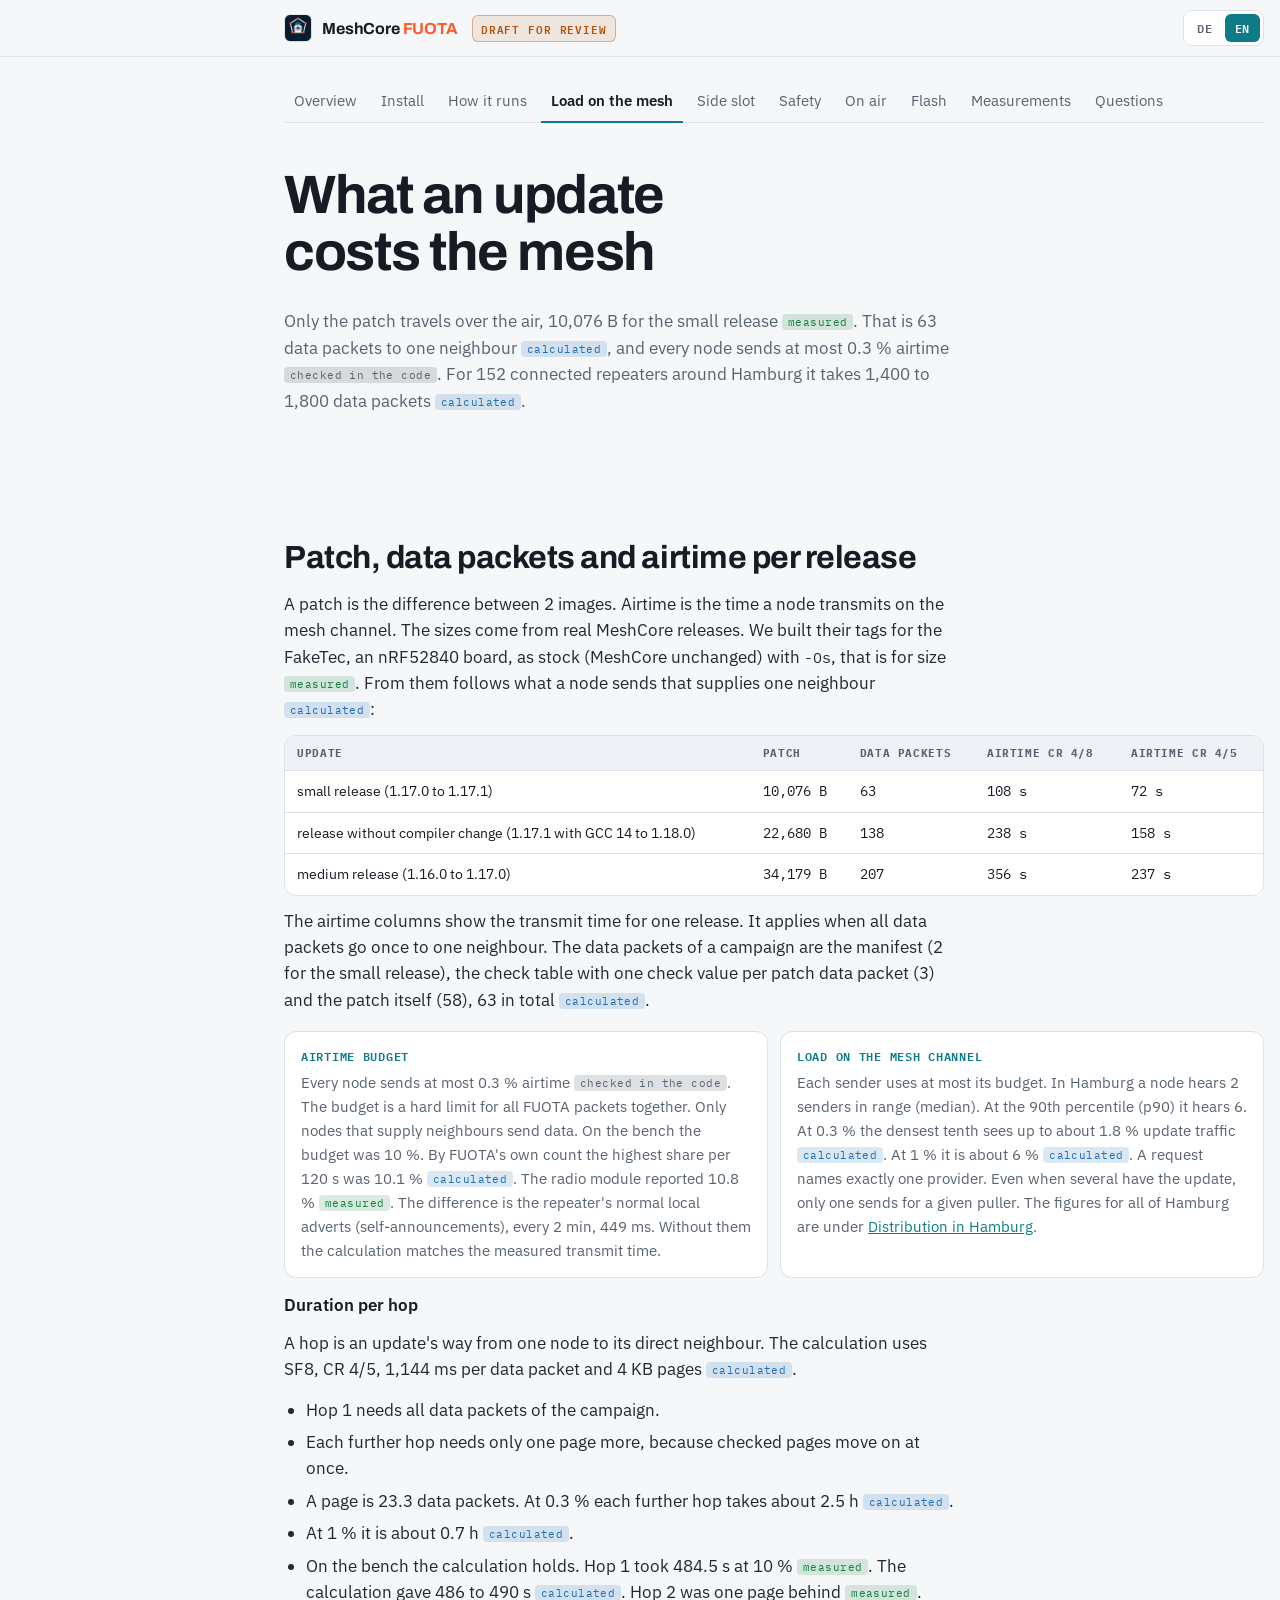
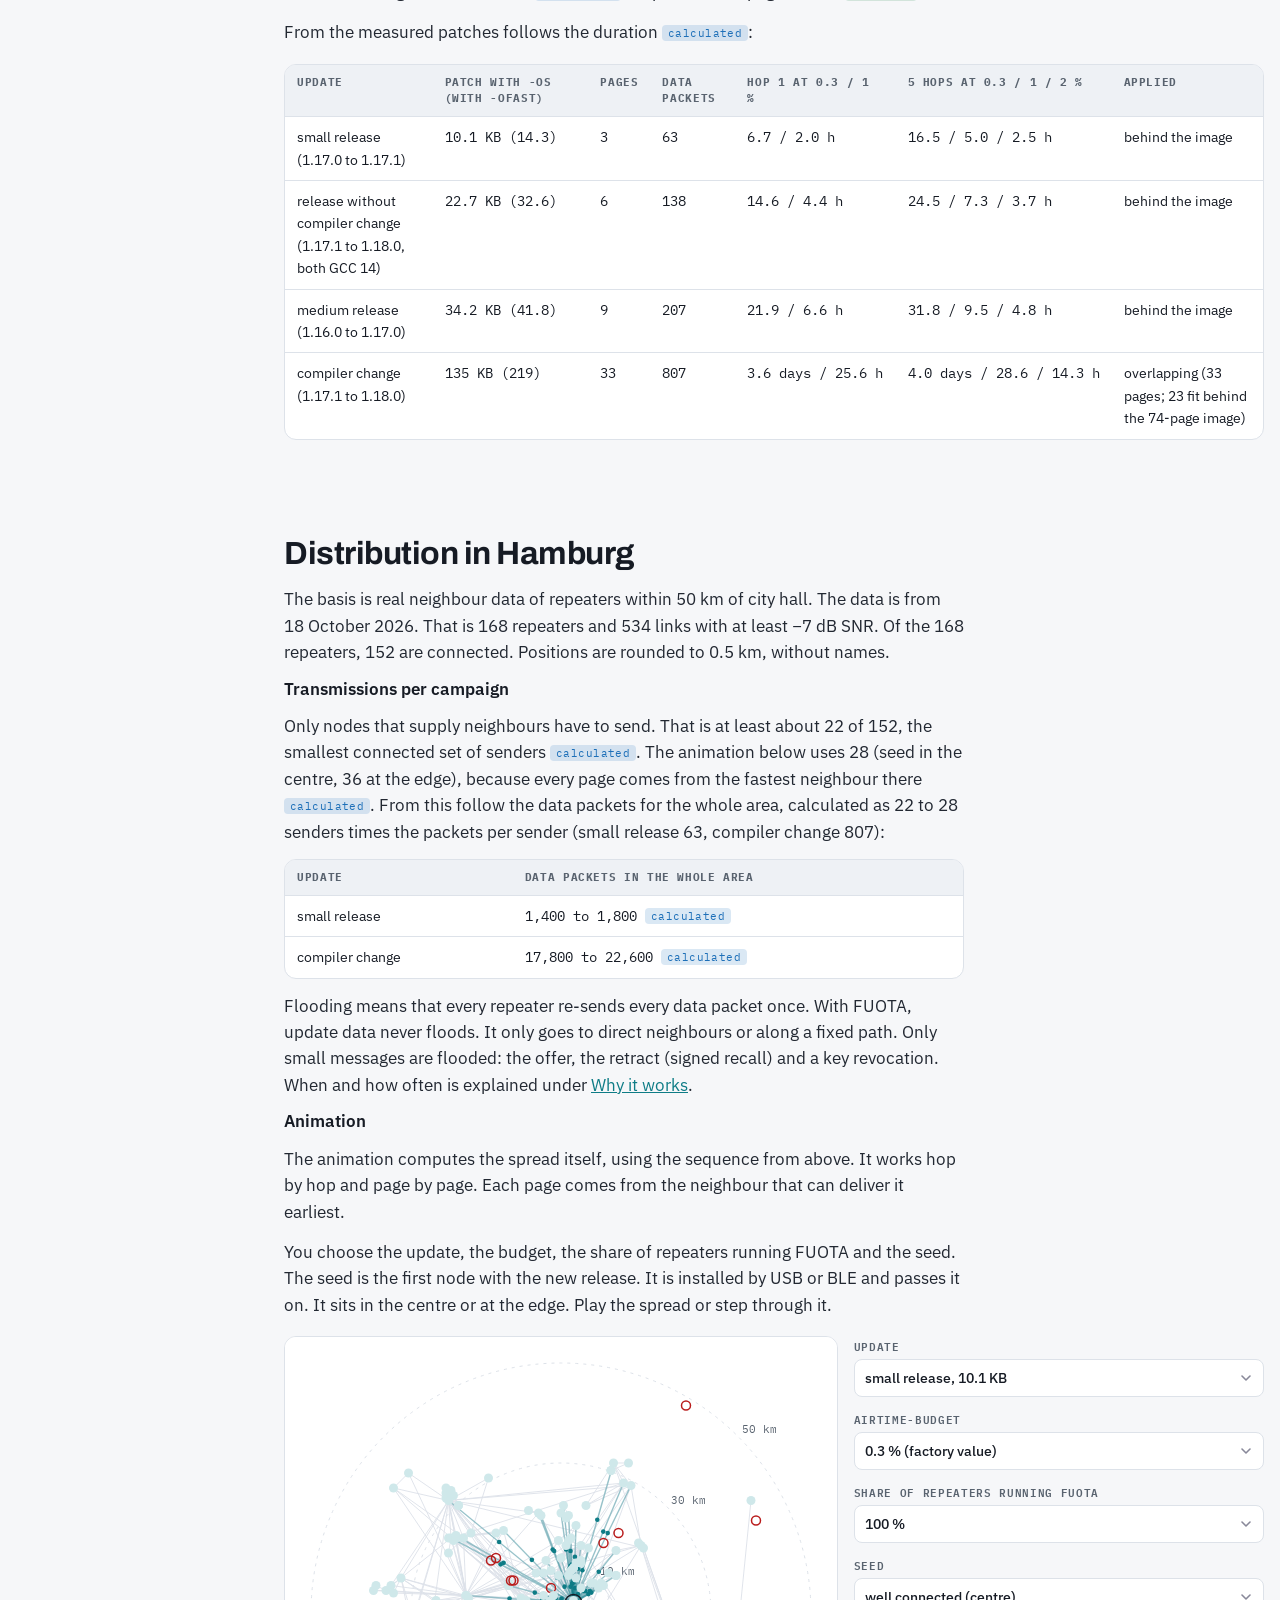
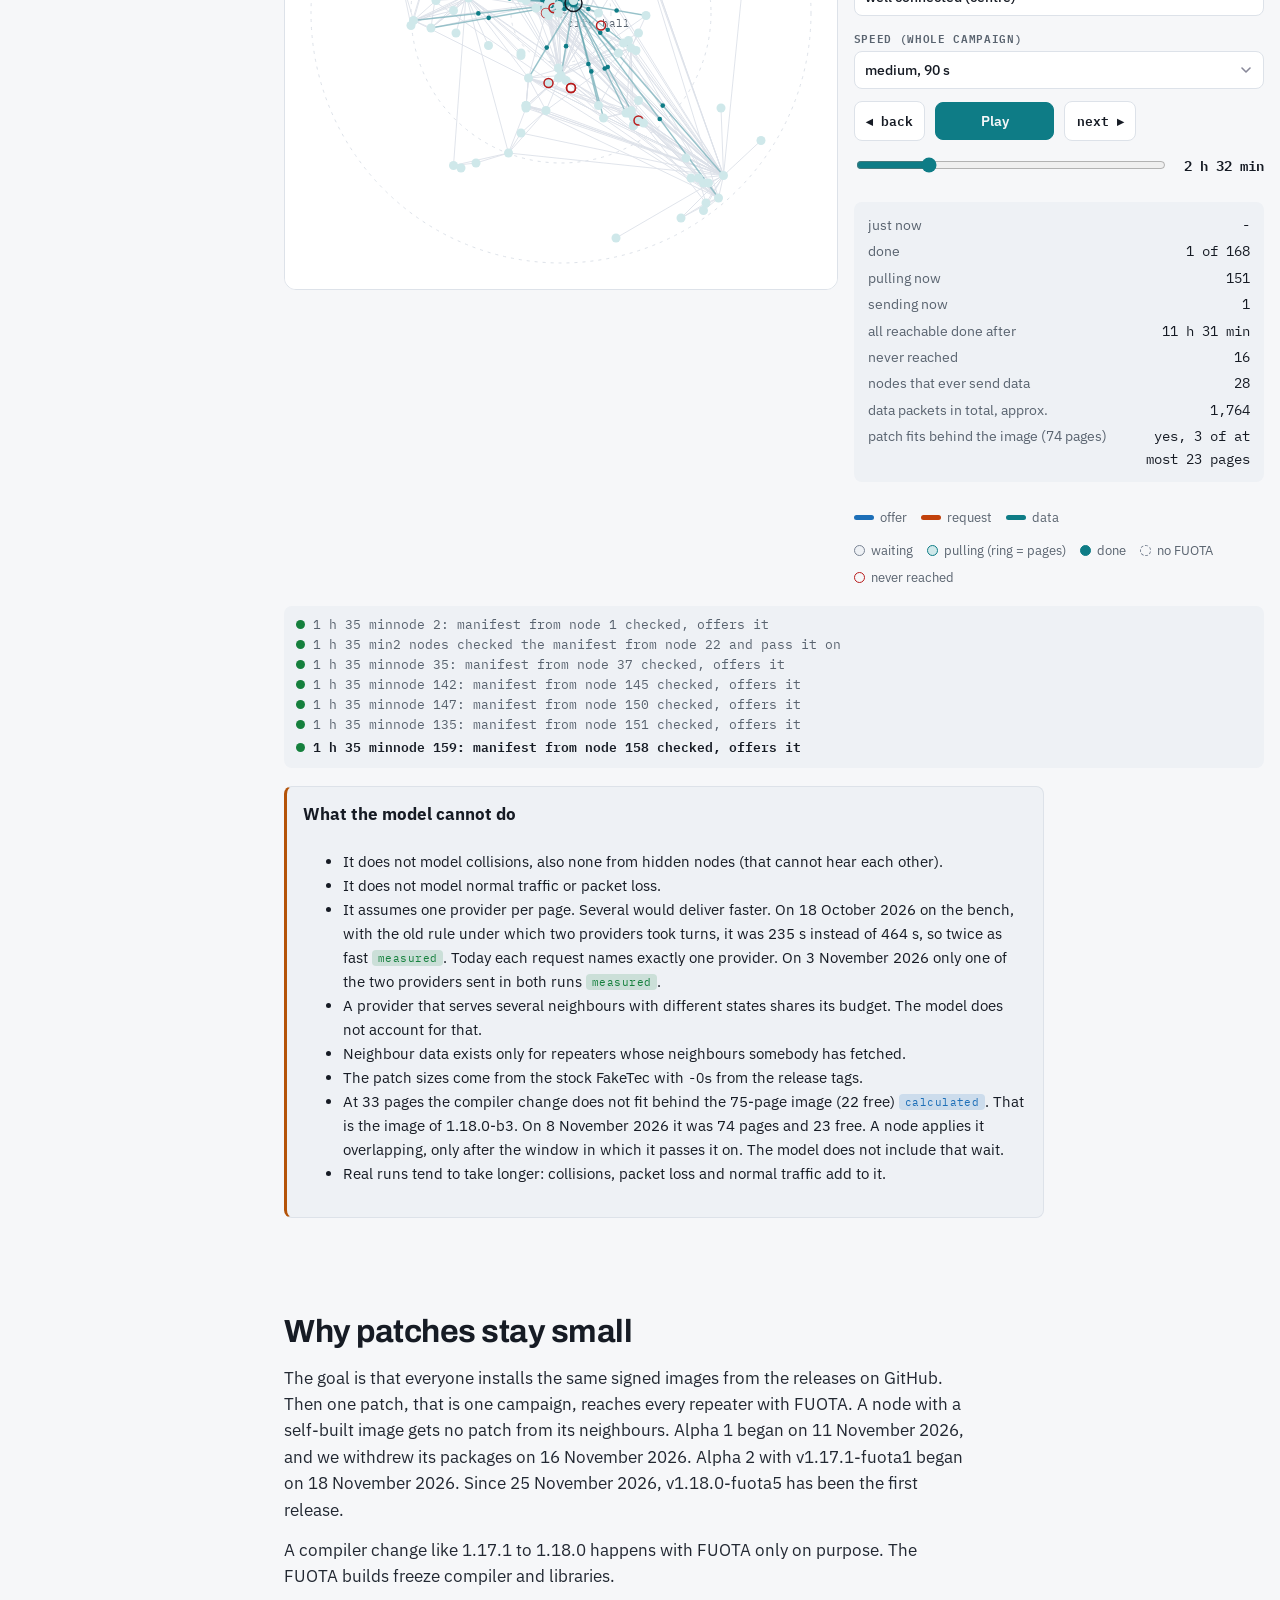
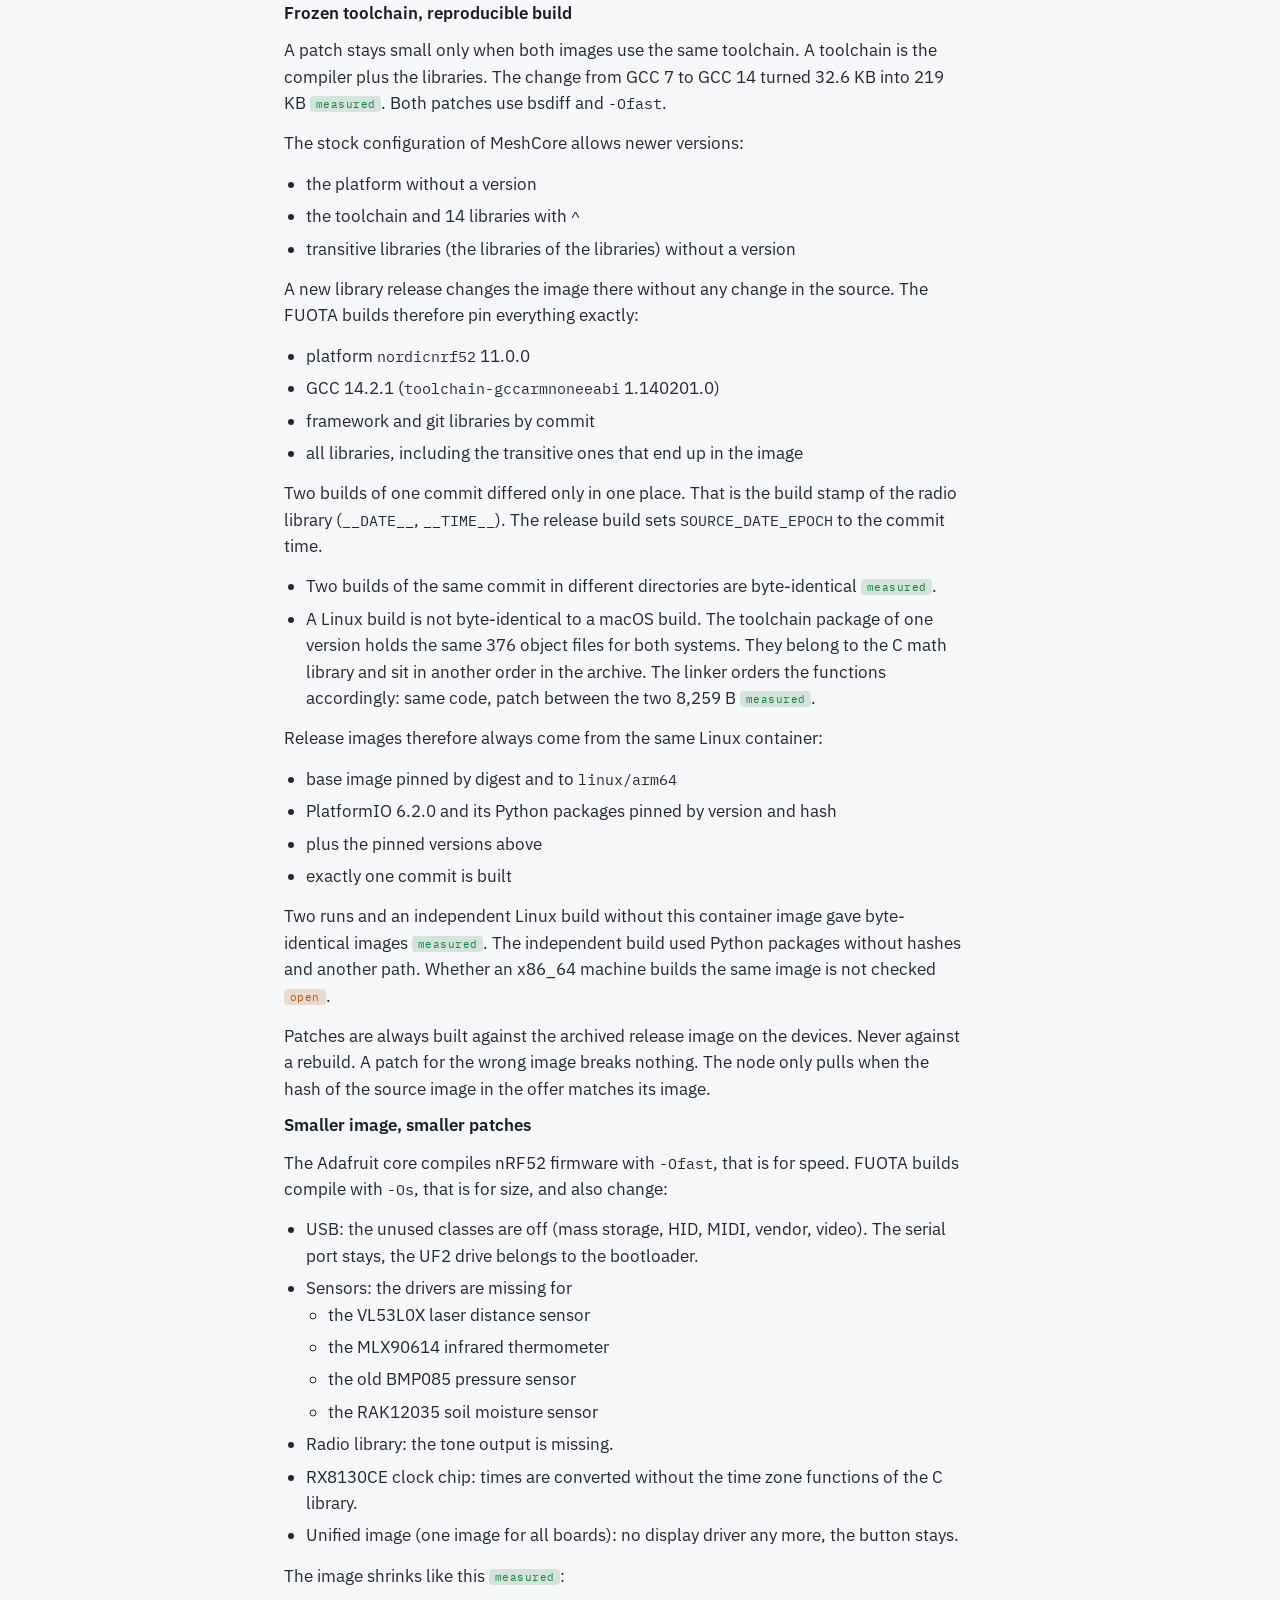
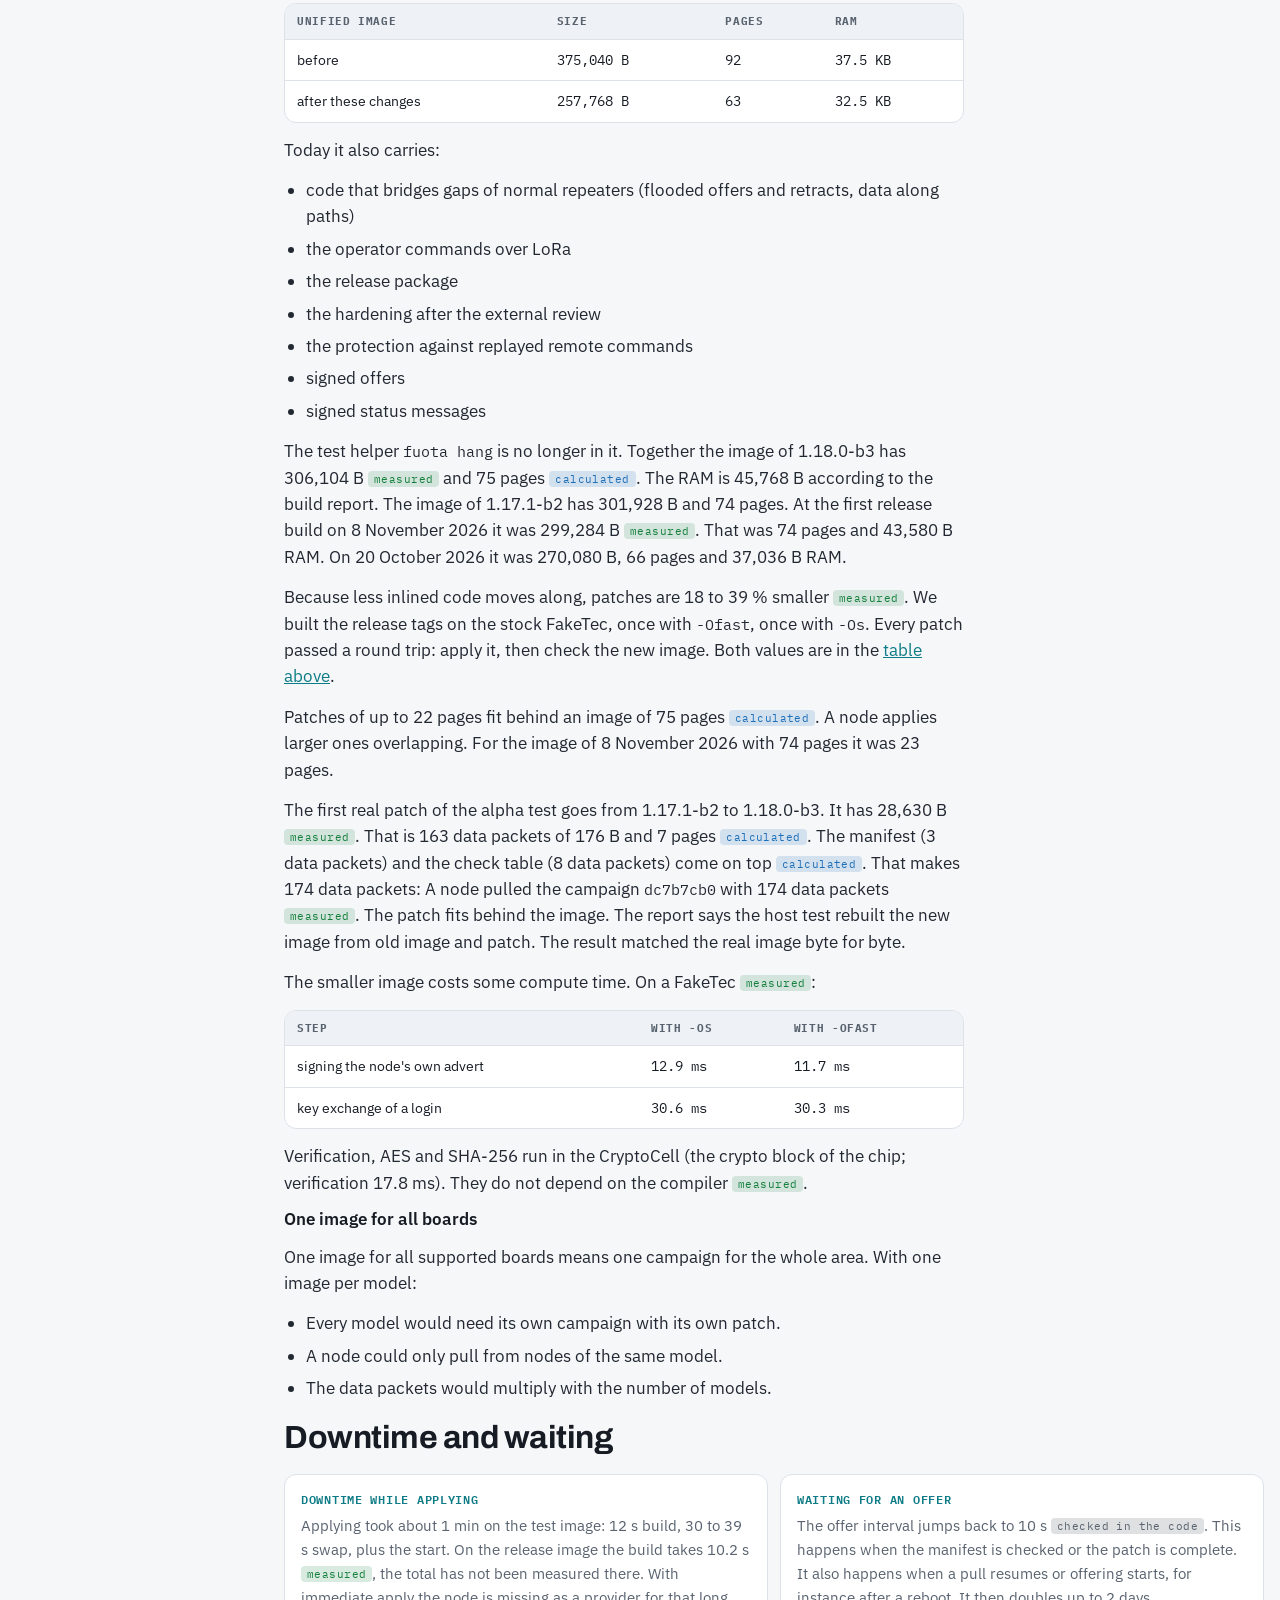
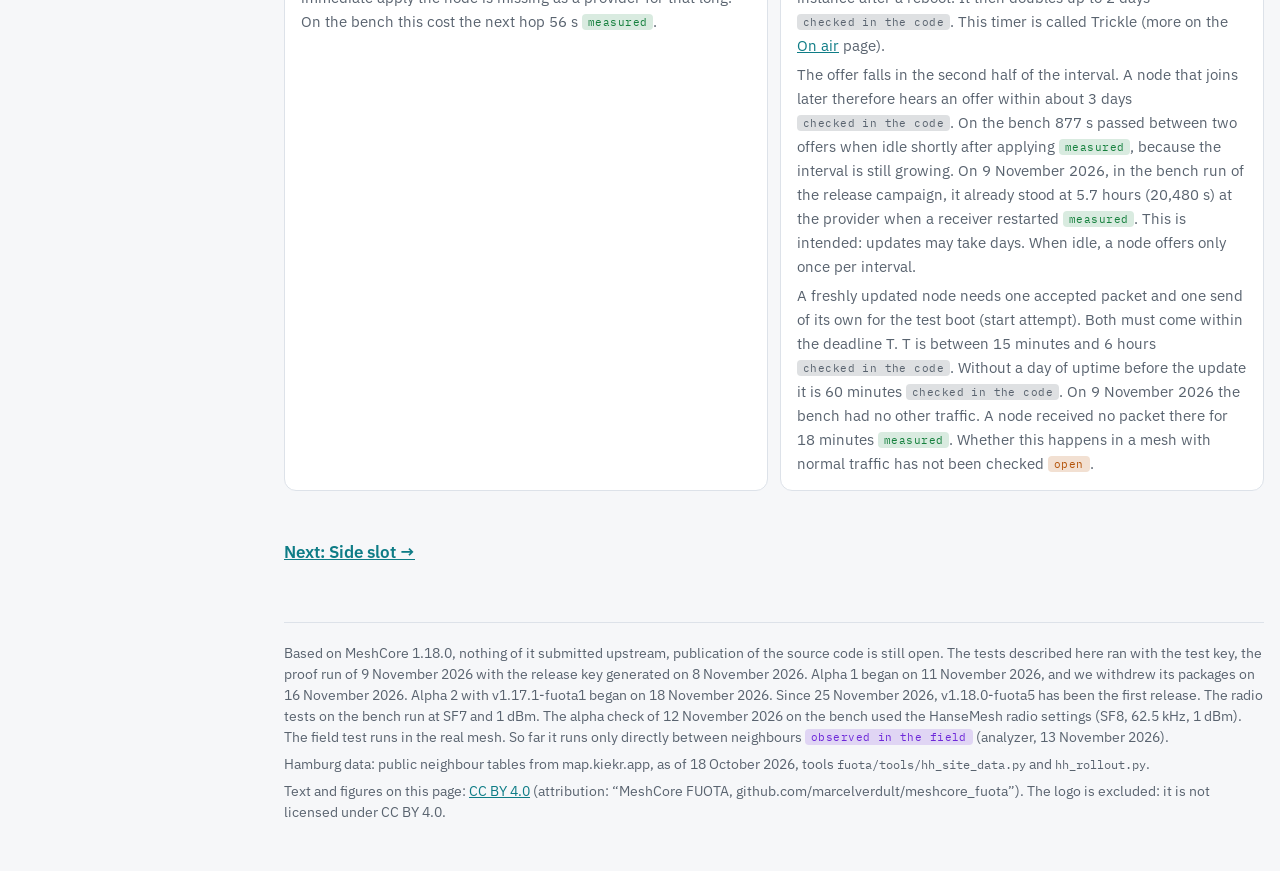
<file: kosten.html>
<!doctype html>
<html lang="de" data-lang="de">
<head>
<meta charset="utf-8">
<meta name="viewport" content="width=device-width,initial-scale=1,viewport-fit=cover">
<title>Last im Mesh · MeshCore FUOTA</title>
<meta name="description" content="MeshCore FUOTA: firmware updates over LoRa for MeshCore repeaters, design for review (DE/EN)">
<meta property="og:title" content="Last im Mesh · MeshCore FUOTA">
<meta property="og:description" content="Firmware updates over LoRa for MeshCore repeaters, design for review (DE/EN)">
<meta property="og:image" content="https://marcelverdult.github.io/meshcore_fuota/logo/logo-dark.png">
<link rel="icon" type="image/png" sizes="16x16" href="logo/favicon-16.png">
<link rel="icon" type="image/png" sizes="32x32" href="logo/favicon-32.png">
<link rel="icon" type="image/png" sizes="48x48" href="logo/favicon-48.png">
<link rel="apple-touch-icon" href="logo/apple-touch-icon.png">
<link rel="preconnect" href="https://fonts.googleapis.com">
<link rel="preconnect" href="https://fonts.gstatic.com" crossorigin>
<link rel="stylesheet" href="https://fonts.googleapis.com/css2?family=Archivo:wght@600;700&family=IBM+Plex+Mono:wght@400;600&family=IBM+Plex+Sans:wght@400;500;600&display=swap">
<link rel="stylesheet" href="assets/site.css">
<script>
(function () {
  // before the first paint: forward old section links of the single page, then pick the language
  // (#de / #en, saved choice, else the browser language) so the other language never flashes
  var moved = window.fuotaMoved = {}, h = location.hash.slice(1);
  if (moved[h]) { location.replace(moved[h] + "#" + h); return; }
  var l = (h === "de" || h === "en") ? h : null;
  if (!l) { try { l = localStorage.getItem("fuota-lang"); } catch (e) {} }
  if (l !== "de" && l !== "en") l = (navigator.language || "de").toLowerCase().indexOf("de") === 0 ? "de" : "en";
  document.documentElement.setAttribute("data-lang", l);
  document.documentElement.setAttribute("lang", l);
})();
</script>
</head>
<body class="has-rail" data-title-de="Last im Mesh · MeshCore FUOTA" data-title-en="Load on the mesh · MeshCore FUOTA">
<div class="bar"><div class="bar-in">
  <a class="mark" href="index.html" aria-label="MeshCore FUOTA"><img src="logo/icon.png" alt="" width="28" height="28"><span>MeshCore <b>FUOTA</b></span></a>
  <span class="chip-draft"><span lang="de">Entwurf zur Prüfung</span><span lang="en">Draft for review</span></span>
  <span class="here" aria-hidden="true"></span>
  <div class="langs" role="group" aria-label="Sprache / language">
    <button type="button" id="btn-de" data-l="de" aria-pressed="true">DE</button>
    <button type="button" id="btn-en" data-l="en" aria-pressed="false">EN</button>
  </div>
</div><div class="progress"></div></div>
<nav class="rail" aria-hidden="true"></nav>
<div class="wrap">
  <nav class="pages" aria-label="Seiten / pages">
    <ul>
      <li><a href="index.html"><span lang="de">Überblick</span><span lang="en">Overview</span></a></li>
      <li><a href="installieren.html"><span lang="de">Installieren</span><span lang="en">Install</span></a></li>
      <li><a href="ablauf.html"><span lang="de">Ablauf</span><span lang="en">How it runs</span></a></li>
      <li><a href="kosten.html" aria-current="page"><span lang="de">Last im Mesh</span><span lang="en">Load on the mesh</span></a></li>
      <li><a href="nebenslot.html"><span lang="de">Nebenslot</span><span lang="en">Side slot</span></a></li>
      <li><a href="sicherheit.html"><span lang="de">Sicherheit</span><span lang="en">Safety</span></a></li>
      <li><a href="funk.html"><span lang="de">Funk</span><span lang="en">On air</span></a></li>
      <li><a href="flash.html"><span lang="de">Flash</span><span lang="en">Flash</span></a></li>
      <li><a href="tests.html"><span lang="de">Messungen</span><span lang="en">Measurements</span></a></li>
      <li><a href="fragen.html"><span lang="de">Fragen</span><span lang="en">Questions</span></a></li>
    </ul>
  </nav>
  <main>
  <header class="hero">
    <div lang="de">
      <h1>Was ein Update das Mesh kostet</h1>
      <p class="lede">Über Funk geht nur der Patch, beim kleinen Release 10.076 B <span class="m meas">gemessen</span>. Das sind 63
        Datenpakete an einen Nachbarn <span class="m calc">berechnet</span>, und jeder Knoten sendet höchstens 0,3 % Airtime
        <span class="m code">im Code geprüft</span>. Für 152 verbundene Repeater um Hamburg sind es 1.400 bis 1.800 Datenpakete
        <span class="m calc">berechnet</span>.</p>
    </div>
    <div lang="en">
      <h1>What an update costs the mesh</h1>
      <p class="lede">Only the patch travels over the air, 10,076 B for the small release <span class="m meas">measured</span>. That is 63
        data packets to one neighbour <span class="m calc">calculated</span>, and every node sends at most 0.3 % airtime
        <span class="m code">checked in the code</span>. For 152 connected repeaters around Hamburg it takes 1,400 to 1,800 data
        packets <span class="m calc">calculated</span>.</p>
    </div>
  </header>

  <section id="aufwand">
    <div class="aufwand">
    <div lang="de" class="prose">
      <h2>Patch, Datenpakete und Airtime je Release</h2>
      <p>Ein Patch ist der Unterschied zwischen 2 Images. Airtime ist die Sendezeit auf dem Mesh-Kanal. Die Größen stammen von
        echten MeshCore-Releases. Wir haben ihre Tags für den FakeTec gebaut, ein nRF52840-Board, als Stock (MeshCore
        unverändert) mit <code>-Os</code>, also auf Größe übersetzt <span class="m meas">gemessen</span>. Daraus folgt, was ein
        Knoten sendet, der einen Nachbarn versorgt <span class="m calc">berechnet</span>:</p>
    </div>
    <div lang="de"><div class="tscroll"><table><tr><th>Update</th><th>Patch</th><th>Datenpakete</th><th>Airtime CR 4/8</th><th>Airtime CR 4/5</th></tr><tr><td>kleines Release (1.17.0 nach 1.17.1)</td><td class="n">10.076 B</td><td class="n">63</td><td class="n">108 s</td><td class="n">72 s</td></tr><tr><td>Release ohne Compilerwechsel (1.17.1 mit GCC 14 nach 1.18.0)</td><td class="n">22.680 B</td><td class="n">138</td><td class="n">238 s</td><td class="n">158 s</td></tr><tr><td>mittleres Release (1.16.0 nach 1.17.0)</td><td class="n">34.179 B</td><td class="n">207</td><td class="n">356 s</td><td class="n">237 s</td></tr></table></div></div>
    <div lang="de" class="prose">
      <p>Die Airtime-Spalten zeigen die Sendezeit für ein Release. Sie gilt, wenn alle Datenpakete einmal an einen Nachbarn gehen. Die Datenpakete einer Kampagne sind das Manifest (beim kleinen Release 2), die Prüftabelle mit einem Prüfwert je Patch-Datenpaket (3) und der Patch selbst (58), zusammen 63 <span class="m calc">berechnet</span>.</p>
    </div>
    <div lang="en" class="prose">
      <h2>Patch, data packets and airtime per release</h2>
      <p>A patch is the difference between 2 images. Airtime is the time a node transmits on the mesh channel. The sizes come
        from real MeshCore releases. We built their tags for the FakeTec, an nRF52840 board, as stock (MeshCore
        unchanged) with <code>-Os</code>, that is for size <span class="m meas">measured</span>. From them follows what a node
        sends that supplies one neighbour <span class="m calc">calculated</span>:</p>
    </div>
    <div lang="en"><div class="tscroll"><table><tr><th>Update</th><th>Patch</th><th>Data packets</th><th>Airtime CR 4/8</th><th>Airtime CR 4/5</th></tr><tr><td>small release (1.17.0 to 1.17.1)</td><td class="n">10,076 B</td><td class="n">63</td><td class="n">108 s</td><td class="n">72 s</td></tr><tr><td>release without compiler change (1.17.1 with GCC 14 to 1.18.0)</td><td class="n">22,680 B</td><td class="n">138</td><td class="n">238 s</td><td class="n">158 s</td></tr><tr><td>medium release (1.16.0 to 1.17.0)</td><td class="n">34,179 B</td><td class="n">207</td><td class="n">356 s</td><td class="n">237 s</td></tr></table></div></div>
    <div lang="en" class="prose">
      <p>The airtime columns show the transmit time for one release. It applies when all data packets go once to one neighbour. The data packets of a campaign are the manifest (2 for the small release), the check table with one check value per patch data packet (3) and the patch itself (58), 63 in total <span class="m calc">calculated</span>.</p>
    </div>
    </div>

    <div class="grid2" lang="de">
      <div class="kv"><h3>Airtime-Budget</h3><p>Jeder Knoten sendet höchstens 0,3 % Airtime <span class="m code">im Code geprüft</span>. Das Budget ist eine
        harte Grenze für alle FUOTA-Pakete zusammen. Nur Knoten, die Nachbarn versorgen, senden Daten. Im Testaufbau galt ein Budget von
        10 %. In FUOTAs eigener Rechnung war der höchste Anteil je 120 s 10,1 % <span class="m calc">berechnet</span>. Das
        Funkmodul meldete 10,8 % <span class="m meas">gemessen</span>. Der Unterschied sind die normalen lokalen Adverts
        (Selbstmeldungen) des Repeaters, alle 2 min, 449 ms. Ohne sie stimmt die Rechnung mit der gemessenen Sendezeit
        überein.</p></div>
      <div class="kv"><h3>Last auf dem Mesh-Kanal</h3><p>Jeder Sender nutzt höchstens sein Budget. In Hamburg hört ein Knoten im Median 2 Sender in
        Reichweite, im 90. Perzentil (p90) 6. Bei 0,3 % Budget sind es im dichtesten Zehntel bis rund 1,8 % Update-Verkehr
        <span class="m calc">berechnet</span>. Bei 1 % sind es rund 6 % <span class="m calc">berechnet</span>. Eine Anfrage
        nennt genau einen Anbieter. Auch wenn mehrere das Update haben, sendet für einen Fragenden immer nur einer. Die Zahlen für ganz Hamburg stehen unter
        <a href="#hh">Verteilung in Hamburg</a>.</p></div>
    </div>
    <div class="grid2" lang="en">
      <div class="kv"><h3>Airtime budget</h3><p>Every node sends at most 0.3 % airtime <span class="m code">checked in the code</span>. The budget is a hard
        limit for all FUOTA packets together. Only nodes that supply neighbours send data. On the bench the budget was 10 %. By FUOTA's own
        count the highest share per 120 s was 10.1 % <span class="m calc">calculated</span>. The radio module
        reported 10.8 % <span class="m meas">measured</span>. The difference is the repeater's normal local adverts
        (self-announcements), every 2 min, 449 ms. Without them the calculation matches the measured transmit time.</p></div>
      <div class="kv"><h3>Load on the mesh channel</h3><p>Each sender uses at most its budget. In Hamburg a node hears 2 senders in range (median).
        At the 90th percentile (p90) it hears 6. At 0.3 % the densest tenth sees up to about 1.8 % update traffic
        <span class="m calc">calculated</span>. At 1 % it is about 6 % <span class="m calc">calculated</span>. A request
        names exactly one provider. Even when several have the update, only one sends for a given puller. The figures for all of Hamburg are under
        <a href="#hh">Distribution in Hamburg</a>.</p></div>
    </div>

    <div lang="de" class="prose">
      <h3>Dauer je Hop</h3>
      <p>Ein Hop ist der Weg eines Updates von einem Knoten zu seinem direkten Nachbarn. Die Rechnung nimmt SF8, CR 4/5, 1.144 ms je
        Datenpaket und 4-KB-Seiten <span class="m calc">berechnet</span>.</p>
      <ul>
        <li>Hop 1 braucht alle Datenpakete der Kampagne.</li>
        <li>Jeder weitere Hop braucht nur eine Seite mehr, weil geprüfte Seiten sofort weitergehen.</li>
        <li>Eine Seite sind 23,3 Datenpakete. Bei 0,3 % dauert jeder weitere Hop rund 2,5 h
          <span class="m calc">berechnet</span>.</li>
        <li>Bei 1 % sind es rund 0,7 h <span class="m calc">berechnet</span>.</li>
        <li>Im Testaufbau stimmt die Rechnung. Hop 1 dauerte bei 10 % 484,5 s <span class="m meas">gemessen</span>, die Rechnung
          ergab 486 bis 490 s <span class="m calc">berechnet</span>. Hop 2 lag eine Seite dahinter <span class="m meas">gemessen</span>.</li>
      </ul>
      <p>Aus den gemessenen Patches folgt die Dauer <span class="m calc">berechnet</span>:</p>
    </div>
    <div lang="en" class="prose">
      <h3>Duration per hop</h3>
      <p>A hop is an update's way from one node to its direct neighbour. The calculation uses SF8, CR 4/5, 1,144 ms per data packet
        and 4 KB pages <span class="m calc">calculated</span>.</p>
      <ul>
        <li>Hop 1 needs all data packets of the campaign.</li>
        <li>Each further hop needs only one page more, because checked pages move on at once.</li>
        <li>A page is 23.3 data packets. At 0.3 % each further hop takes about 2.5 h
          <span class="m calc">calculated</span>.</li>
        <li>At 1 % it is about 0.7 h <span class="m calc">calculated</span>.</li>
        <li>On the bench the calculation holds. Hop 1 took 484.5 s at 10 % <span class="m meas">measured</span>. The calculation
          gave 486 to 490 s <span class="m calc">calculated</span>. Hop 2 was one page behind <span class="m meas">measured</span>.</li>
      </ul>
      <p>From the measured patches follows the duration <span class="m calc">calculated</span>:</p>
    </div>
    <div lang="de" class="tscroll">
      <table>
        <tr><th>Update</th><th>Patch mit -Os (mit -Ofast)</th><th>Seiten</th><th>Datenpakete</th><th>Hop 1 bei 0,3 / 1 %</th><th>5 Hops bei 0,3 / 1 / 2 %</th><th>Anwenden</th></tr>
        <tr><td>kleines Release (1.17.0 nach 1.17.1)</td><td class="n">10,1 KB (14,3)</td><td class="n">3</td><td class="n">63</td><td class="n">6,7 / 2,0 h</td><td class="n">16,5 / 5,0 / 2,5 h</td><td>hinter dem Image</td></tr>
        <tr><td>Release ohne Compilerwechsel (1.17.1 nach 1.18.0, beide GCC 14)</td><td class="n">22,7 KB (32,6)</td><td class="n">6</td><td class="n">138</td><td class="n">14,6 / 4,4 h</td><td class="n">24,5 / 7,3 / 3,7 h</td><td>hinter dem Image</td></tr>
        <tr><td>mittleres Release (1.16.0 nach 1.17.0)</td><td class="n">34,2 KB (41,8)</td><td class="n">9</td><td class="n">207</td><td class="n">21,9 / 6,6 h</td><td class="n">31,8 / 9,5 / 4,8 h</td><td>hinter dem Image</td></tr>
        <tr><td>Compilerwechsel (1.17.1 nach 1.18.0)</td><td class="n">135 KB (219)</td><td class="n">33</td><td class="n">807</td><td class="n">3,6 Tage / 25,6 h</td><td class="n">4,0 Tage / 28,6 / 14,3 h</td><td>überlappend (33 Seiten, hinter das Image mit 74 Seiten passen 23)</td></tr>
      </table>
    </div>
    <div lang="en" class="tscroll">
      <table>
        <tr><th>Update</th><th>Patch with -Os (with -Ofast)</th><th>Pages</th><th>Data packets</th><th>Hop 1 at 0.3 / 1 %</th><th>5 hops at 0.3 / 1 / 2 %</th><th>Applied</th></tr>
        <tr><td>small release (1.17.0 to 1.17.1)</td><td class="n">10.1 KB (14.3)</td><td class="n">3</td><td class="n">63</td><td class="n">6.7 / 2.0 h</td><td class="n">16.5 / 5.0 / 2.5 h</td><td>behind the image</td></tr>
        <tr><td>release without compiler change (1.17.1 to 1.18.0, both GCC 14)</td><td class="n">22.7 KB (32.6)</td><td class="n">6</td><td class="n">138</td><td class="n">14.6 / 4.4 h</td><td class="n">24.5 / 7.3 / 3.7 h</td><td>behind the image</td></tr>
        <tr><td>medium release (1.16.0 to 1.17.0)</td><td class="n">34.2 KB (41.8)</td><td class="n">9</td><td class="n">207</td><td class="n">21.9 / 6.6 h</td><td class="n">31.8 / 9.5 / 4.8 h</td><td>behind the image</td></tr>
        <tr><td>compiler change (1.17.1 to 1.18.0)</td><td class="n">135 KB (219)</td><td class="n">33</td><td class="n">807</td><td class="n">3.6 days / 25.6 h</td><td class="n">4.0 days / 28.6 / 14.3 h</td><td>overlapping (33 pages; 23 fit behind the 74-page image)</td></tr>
      </table>
    </div>
  </section>

  <section id="hh">
    <div lang="de" class="prose">
      <h2>Verteilung in Hamburg</h2>
      <p>Grundlage sind echte Nachbardaten von Repeatern im Umkreis von 50 km um das Rathaus. Stand ist der 18. Oktober 2026.
        Das sind 168 Repeater und 534 Verbindungen mit mindestens −7 dB SNR. Von den 168 Repeatern sind 152 verbunden.
        Positionen sind auf 0,5 km gerundet, ohne Namen.</p>
      <h3>Sendungen je Kampagne</h3>
      <p>Senden müssen nur Knoten, die Nachbarn versorgen. Das sind mindestens etwa 22 von 152, die kleinste verbundene
        Sendermenge <span class="m calc">berechnet</span>. Die Animation unten kommt auf 28 (Seed in der Mitte, am Rand sind es 36), weil dort jede Seite vom
        schnellsten Nachbarn kommt <span class="m calc">berechnet</span>. Daraus folgen die Datenpakete im ganzen Gebiet, gerechnet als 22 bis 28 Sender mal die Pakete je Sender (kleines Release 63, Compilerwechsel 807):</p>
      <div class="tscroll"><table>
        <tr><th>Update</th><th>Datenpakete im ganzen Gebiet</th></tr>
        <tr><td>kleines Release</td><td class="n">1.400 bis 1.800 <span class="m calc">berechnet</span></td></tr>
        <tr><td>Compilerwechsel</td><td class="n">17.800 bis 22.600 <span class="m calc">berechnet</span></td></tr>
      </table></div>
      <p>Fluten heißt: Jeder Repeater sendet jedes Datenpaket einmal weiter. Update-Daten fluten bei FUOTA nie. Sie gehen nur an direkte Nachbarn oder auf einem festen Pfad. Geflutet werden nur kleine Nachrichten: Angebot, Retract (signierter Rückruf) und Schlüssel-Widerruf. Wann und wie oft, steht unter <a href="sicherheit.html#warum">Warum es funktioniert</a>.</p>
      <h3>Animation</h3>
      <p>Die Animation rechnet die Verteilung selbst, mit dem Ablauf von oben. Sie geht Hop für Hop und Seite für Seite vor.
        Jede Seite kommt von dem Nachbarn, der sie am frühesten liefern kann.</p>
      <p>Du wählst Update, Budget, den Anteil der Repeater mit FUOTA und den Seed. Der Seed ist der erste Knoten mit dem neuen
        Release. Er ist per USB oder BLE installiert und gibt es weiter. Er sitzt in der Mitte oder am Rand. Spiele die
        Verteilung ab oder geh sie Schritt für Schritt durch.</p>
    </div>
    <div lang="en" class="prose">
      <h2>Distribution in Hamburg</h2>
      <p>The basis is real neighbour data of repeaters within 50 km of city hall. The data is from 18 October 2026. That is
        168 repeaters and 534 links with at least −7 dB SNR. Of the 168 repeaters, 152 are connected. Positions are rounded
        to 0.5 km, without names.</p>
      <h3>Transmissions per campaign</h3>
      <p>Only nodes that supply neighbours have to send. That is at least about 22 of 152, the smallest connected set of
        senders <span class="m calc">calculated</span>. The animation below uses 28 (seed in the centre, 36 at the edge), because every page comes from the
        fastest neighbour there <span class="m calc">calculated</span>. From this follow the data packets for the whole
        area, calculated as 22 to 28 senders times the packets per sender (small release 63, compiler change 807):</p>
      <div class="tscroll"><table>
        <tr><th>Update</th><th>Data packets in the whole area</th></tr>
        <tr><td>small release</td><td class="n">1,400 to 1,800 <span class="m calc">calculated</span></td></tr>
        <tr><td>compiler change</td><td class="n">17,800 to 22,600 <span class="m calc">calculated</span></td></tr>
      </table></div>
      <p>Flooding means that every repeater re-sends every data packet once. With FUOTA, update data never floods. It only goes to direct neighbours or along a fixed path. Only small messages are flooded: the offer, the retract (signed recall) and a key revocation. When and how often is explained under <a href="sicherheit.html#warum">Why it works</a>.</p>
      <h3>Animation</h3>
      <p>The animation computes the spread itself, using the sequence from above. It works hop by hop and page by page.
        Each page comes from the neighbour that can deliver it earliest.</p>
      <p>You choose the update, the budget, the share of repeaters running FUOTA and the seed. The seed is the first node with
        the new release. It is installed by USB or BLE and passes it on. It sits in the centre or at the edge. Play the
        spread or step through it.</p>
    </div>
    <div class="sim">
      <div class="canvas-box" id="mapBox" tabindex="0"><canvas id="map" aria-label="Karte der Verteilung / map of the spread"></canvas></div>
      <div class="controls">
        <div class="ctl"><label for="sz"><span lang="de">Update</span><span lang="en">Update</span></label>
          <select id="sz">
            <option value="10076" data-de="kleines Release, 10,1 KB" data-en="small release, 10.1 KB">kleines Release, 10,1 KB</option>
            <option value="34179" data-de="mittleres Release, 34,2 KB" data-en="medium release, 34.2 KB">mittleres Release, 34,2 KB</option>
            <option value="134894" data-de="Compilerwechsel, 135 KB" data-en="compiler change, 135 KB">Compilerwechsel, 135 KB</option>
          </select></div>
        <div class="ctl"><label for="bud">Airtime-Budget</label>
          <select id="bud"><option value="0.003" data-de="0,3 % (Werkswert)" data-en="0.3 % (factory value)" selected>0,3 % (Werkswert)</option><option value="0.005" data-de="0,5 %" data-en="0.5 %">0,5 %</option><option value="0.01">1 %</option><option value="0.02">2 %</option></select></div>
        <div class="ctl"><label for="share"><span lang="de">Anteil Repeater mit FUOTA</span><span lang="en">share of repeaters running FUOTA</span></label>
          <select id="share"><option value="1" selected>100 %</option><option value="0.75">75 %</option><option value="0.5">50 %</option><option value="0.25">25 %</option></select></div>
        <div class="ctl"><label for="seed">Seed</label>
          <select id="seed">
            <option value="center" data-de="gut verbunden (Mitte)" data-en="well connected (centre)">gut verbunden (Mitte)</option>
            <option value="edge" data-de="am Rand" data-en="at the edge">am Rand</option>
          </select></div>
        <div class="ctl"><label for="hspeed"><span lang="de">Tempo (ganze Kampagne)</span><span lang="en">speed (whole campaign)</span></label>
          <select id="hspeed"><option value="180" data-de="langsam, 3 min" data-en="slow, 3 min">langsam, 3 min</option><option value="90" selected data-de="mittel, 90 s" data-en="medium, 90 s">mittel, 90 s</option><option value="30" data-de="schnell, 30 s" data-en="fast, 30 s">schnell, 30 s</option></select></div>
        <div class="timebar"><button type="button" class="stepbtn" id="hprev"><span lang="de">◂ zurück</span><span lang="en">◂ back</span></button>
          <button type="button" class="play" id="play"><span lang="de">Abspielen</span><span lang="en">Play</span></button>
          <button type="button" class="stepbtn" id="hnext"><span lang="de">vor ▸</span><span lang="en">next ▸</span></button></div>
        <div class="timebar">
          <input type="range" id="t" min="0" max="1000" value="220" aria-label="Zeit"><output id="tout">0 h</output></div>
        <dl class="readout" id="stats"></dl>
        <div class="legend">
          <span><i class="pk" style="background:var(--pk-offer)"></i><span lang="de">Angebot</span><span lang="en">offer</span></span>
          <span><i class="pk" style="background:var(--pk-req)"></i><span lang="de">Anfrage</span><span lang="en">request</span></span>
          <span><i class="pk" style="background:var(--pk-data)"></i><span lang="de">Daten</span><span lang="en">data</span></span>
        </div>
        <div class="legend">
          <span><i style="background:var(--panel)"></i><span lang="de">wartet</span><span lang="en">waiting</span></span>
          <span><i style="background:var(--accent-soft);border-color:var(--accent)"></i><span lang="de">holt (Ring = Seiten)</span><span lang="en">pulling (ring = pages)</span></span>
          <span><i style="background:var(--accent);border-color:var(--accent)"></i><span lang="de">fertig</span><span lang="en">done</span></span>
          <span><i style="background:transparent;border-style:dashed"></i><span lang="de">ohne FUOTA</span><span lang="en">no FUOTA</span></span>
          <span><i style="background:transparent;border-color:var(--crit)"></i><span lang="de">nie erreicht</span><span lang="en">never reached</span></span>
        </div>
      </div>
    </div>
    <div class="evlog" id="hlog"></div>
    <div lang="de" class="callout warn">
      <b>Was das Modell nicht kann</b>
      <ul>
        <li>Es rechnet keine Kollisionen ein, auch keine durch versteckte Knoten (die einander nicht hören).</li>
        <li>Es rechnet keinen normalen Verkehr und keine Paketverluste ein.</li>
        <li>Es nimmt einen Anbieter je Seite. Mehrere würden schneller liefern. Am 18. Oktober 2026 waren es im Testaufbau mit der alten Regel, nach der zwei Anbieter sich abwechselten, 235 s statt 464 s, also doppelt so schnell
          <span class="m meas">gemessen</span>. Heute nennt jede Anfrage genau einen Anbieter. Am 3. November 2026 sendete in beiden Läufen mit zwei Anbietern nur einer <span class="m meas">gemessen</span>.</li>
        <li>Ein Anbieter, der mehrere Nachbarn mit verschiedenem Stand versorgt, teilt sein Budget. Das rechnet das Modell
          nicht ein.</li>
        <li>Nachbardaten gibt es nur von Repeatern, deren Nachbarn jemand abgerufen hat.</li>
        <li>Die Patch-Größen stammen vom Stock-FakeTec mit <code>-Os</code> aus den Release-Tags.</li>
        <li>Mit 33 Seiten passt der Compilerwechsel nicht hinter das Image mit 75 Seiten (22 frei) <span class="m calc">berechnet</span>. Das ist das Image von 1.18.0-b3.
          Am 8. November 2026 waren es 74 Seiten und 23 frei. Ein Knoten wendet
          ihn überlappend an, erst nach dem Fenster, in dem er weitergibt. Diese Wartezeit rechnet das Modell nicht ein.</li>
        <li>Real dauert es eher länger: Kollisionen, Paketverluste und normaler Verkehr kommen dazu.</li>
      </ul>
    </div>
    <div lang="en" class="callout warn">
      <b>What the model cannot do</b>
      <ul>
        <li>It does not model collisions, also none from hidden nodes (that cannot hear each other).</li>
        <li>It does not model normal traffic or packet loss.</li>
        <li>It assumes one provider per page. Several would deliver faster. On 18 October 2026 on the bench, with the old rule under which two providers took turns, it was 235 s instead of 464 s, so twice as fast
          <span class="m meas">measured</span>. Today each request names exactly one provider. On 3 November 2026 only one of the two providers sent in both runs <span class="m meas">measured</span>.</li>
        <li>A provider that serves several neighbours with different states shares its budget. The model does not account
          for that.</li>
        <li>Neighbour data exists only for repeaters whose neighbours somebody has fetched.</li>
        <li>The patch sizes come from the stock FakeTec with <code>-Os</code> from the release tags.</li>
        <li>At 33 pages the compiler change does not fit behind the 75-page image (22 free) <span class="m calc">calculated</span>. That is the image of 1.18.0-b3.
          On 8 November 2026 it was 74 pages and 23 free. A node applies it
          overlapping, only after the window in which it passes it on. The model does not include that wait.</li>
        <li>Real runs tend to take longer: collisions, packet loss and normal traffic add to it.</li>
      </ul>
    </div>
  </section>

  <section id="kosten">
    <div lang="de" class="prose">
      <h2>Warum Patches klein bleiben</h2>
      <p>Das Ziel ist, dass alle dieselben signierten Images aus den Releases auf GitHub installieren. Dann erreicht ein Patch,
        also eine Kampagne, jeden Repeater mit FUOTA. Ein Knoten mit selbst gebautem Image bekommt keinen Patch von seinen Nachbarn.
        Alpha 1 begann am 11. November 2026, wir haben seine Pakete am 16. November 2026 zurückgezogen. Alpha 2 mit v1.17.1-fuota1 begann am 18. November 2026. Seit dem 25. November 2026 ist v1.18.0-fuota5 das erste Release.</p>
      <p>Einen Compilerwechsel wie von 1.17.1 nach 1.18.0 gibt es mit FUOTA nur mit Absicht. Die FUOTA-Builds frieren Compiler
        und Bibliotheken ein.</p>

      <h3>Eingefrorene Toolchain, reproduzierbarer Build</h3>
      <p>Ein Patch bleibt nur klein, wenn beide Images dieselbe Toolchain nutzen. Die Toolchain sind Compiler und Bibliotheken.
        Der Wechsel von GCC 7 auf GCC 14 machte aus 32,6 KB 219 KB <span class="m meas">gemessen</span>. Beide Patches
        sind mit bsdiff und <code>-Ofast</code> gebaut.</p>
      <p>Die Stock-Konfiguration von MeshCore erlaubt neuere Versionen:</p>
      <ul>
        <li>die Platform ohne Version</li>
        <li>die Toolchain und 14 Bibliotheken mit <code>^</code></li>
        <li>transitive Bibliotheken (die Bibliotheken der Bibliotheken) ohne Version</li>
      </ul>
      <p>Eine neue Bibliotheksversion ändert dort das Image, ohne dass sich der Quelltext ändert. Die FUOTA-Builds legen
        darum alles exakt fest:</p>
      <ul>
        <li>Platform <code>nordicnrf52</code> 11.0.0</li>
        <li>GCC 14.2.1 (<code>toolchain-gccarmnoneeabi</code> 1.140201.0)</li>
        <li>Framework und Git-Bibliotheken per Commit</li>
        <li>alle Bibliotheken, auch die transitiven, die ins Image gehen</li>
      </ul>
      <p>Zwei Builds desselben Commits wichen nur an einer Stelle ab. Das ist der Build-Stempel der Funkbibliothek
        (<code>__DATE__</code>, <code>__TIME__</code>). Der Release-Build setzt <code>SOURCE_DATE_EPOCH</code> auf die
        Commit-Zeit.</p>
      <ul>
        <li>Zwei Builds desselben Commits in verschiedenen Verzeichnissen sind byte-gleich <span class="m meas">gemessen</span>.</li>
        <li>Ein Linux-Build ist nicht byte-gleich zu einem macOS-Build. Das Toolchain-Paket einer Version enthält für beide
          Systeme dieselben 376 Objektdateien der C-Mathebibliothek. Im Archiv liegen sie in anderer Reihenfolge. Der Linker ordnet
          die Funktionen entsprechend anders: gleicher Code, Patch zwischen beiden 8.259 B
          <span class="m meas">gemessen</span>.</li>
      </ul>
      <p>Release-Images entstehen darum immer im selben Linux-Container:</p>
      <ul>
        <li>Basis-Image per Digest und auf <code>linux/arm64</code> festgelegt</li>
        <li>PlatformIO 6.2.0 und seine Python-Pakete mit Version und Hash</li>
        <li>dazu die festgelegten Versionen von oben</li>
        <li>gebaut wird genau ein Commit</li>
      </ul>
      <p>Zwei Läufe und ein unabhängiger Linux-Build ohne dieses Container-Image ergaben alle Images byte-gleich
        <span class="m meas">gemessen</span>. Der unabhängige Build nutzte Python-Pakete ohne Hashes und einen anderen Pfad.
        Ob ein x86_64-Rechner dasselbe Image baut, ist nicht geprüft <span class="m open">offen</span>.</p>
      <p>Patches entstehen immer gegen das archivierte Release-Image, das auf den Geräten läuft. Nie gegen einen Neubau.
        Ein Patch für das falsche Image zerstört nichts. Der Knoten holt nur, wenn der Hash des Quell-Images im Angebot zu seinem
        Image passt.</p>

      <h3>Kleineres Image, kleinere Patches</h3>
      <p>Der Adafruit-Core übersetzt nRF52-Firmware mit <code>-Ofast</code>, also auf Tempo. FUOTA-Builds übersetzen mit
        <code>-Os</code>, also auf Größe, und ändern außerdem:</p>
      <ul>
        <li>USB: Die ungenutzten Klassen sind aus (Massenspeicher, HID, MIDI, Vendor, Video). Die serielle Schnittstelle
          bleibt, das UF2-Laufwerk gehört dem Bootloader.</li>
        <li>Sensoren: Es fehlen die Treiber für
          <ul>
            <li>den Laser-Abstandssensor VL53L0X</li>
            <li>das Infrarot-Thermometer MLX90614</li>
            <li>den alten Drucksensor BMP085</li>
            <li>den Bodenfeuchtesensor RAK12035</li>
          </ul></li>
        <li>Funkbibliothek: Es fehlt die Tonausgabe.</li>
        <li>Uhrenchip RX8130CE: Die Zeit wird ohne die Zeitzonen-Funktionen der C-Bibliothek gerechnet.</li>
        <li>Einheits-Image (ein Image für alle Boards): kein Display-Treiber mehr, die Taste bleibt.</li>
      </ul>
      <p>So schrumpft das Image <span class="m meas">gemessen</span>:</p>
      <div class="tscroll"><table>
        <tr><th>Einheits-Image</th><th>Größe</th><th>Seiten</th><th>RAM</th></tr>
        <tr><td>vorher</td><td class="n">375.040 B</td><td class="n">92</td><td class="n">37,5 KB</td></tr>
        <tr><td>nach diesen Änderungen</td><td class="n">257.768 B</td><td class="n">63</td><td class="n">32,5 KB</td></tr>
      </table></div>
      <p>Heute kommen dazu:</p>
      <ul>
        <li>Code, der Lücken bei normalen Repeatern überbrückt (Flut-Angebote und Retracts, Daten per Pfad)</li>
        <li>die Betreiber-Befehle über LoRa</li>
        <li>das Release-Paket</li>
        <li>die Härtung nach dem externen Review</li>
        <li>der Schutz gegen wiederholte Fern-Befehle</li>
        <li>signierte Angebote</li>
        <li>signierte Statusmeldungen</li>
      </ul>
      <p>Die Testhilfe <code>fuota hang</code> ist nicht mehr dabei. Zusammen sind es im Image von 1.18.0-b3 306.104 B <span class="m meas">gemessen</span> und 75 Seiten <span class="m calc">berechnet</span>. Der RAM beträgt 45.768 B laut Bau-Bericht.
        Das Image von 1.17.1-b2 hat 301.928 B und 74 Seiten. Beim ersten Release-Build am 8. November 2026 waren es 299.284 B <span class="m meas">gemessen</span>.
        Das waren 74 Seiten und 43.580 B RAM. Am 20. Oktober 2026 waren es 270.080 B, 66 Seiten und 37.036 B RAM.</p>
      <p>Weil weniger eingebetteter Code mitwandert, sind die Patches 18 bis 39 % kleiner <span class="m meas">gemessen</span>.
        Wir haben die Release-Tags am Stock-FakeTec gebaut, einmal mit <code>-Ofast</code>, einmal mit <code>-Os</code>.
        Jeder Patch hat eine Rundreise bestanden: anwenden, dann das neue Image prüfen. Beide Werte
        stehen in der <a href="#aufwand">Tabelle oben</a>.</p>
      <p>Hinter ein Image mit 75 Seiten passen Patches bis 22 Seiten <span class="m calc">berechnet</span>. Größere wendet der Knoten überlappend an.
        Beim Image vom 8. November 2026 mit 74 Seiten waren es 23 Seiten.</p>
      <p>Der erste echte Patch des Alpha-Tests führt von 1.17.1-b2 auf 1.18.0-b3. Er hat 28.630 B <span class="m meas">gemessen</span>. Das sind 163 Datenpakete zu 176 B
        und 7 Seiten <span class="m calc">berechnet</span>. Dazu kommen das Manifest (3 Datenpakete) und die Prüftabelle (8 Datenpakete) <span class="m calc">berechnet</span>. Das sind 174 Datenpakete: Ein Knoten holte die Kampagne <code>dc7b7cb0</code> mit 174 Datenpaketen <span class="m meas">gemessen</span>. Der Patch passt hinter das Image. Laut Bericht setzte der Rechner-Test das neue Image aus altem Image und Patch zusammen. Es war Byte für Byte gleich dem echten.</p>
      <p>Das kleinere Image kostet etwas Rechenzeit. Auf einem FakeTec <span class="m meas">gemessen</span>:</p>
      <div class="tscroll"><table>
        <tr><th>Vorgang</th><th>mit -Os</th><th>mit -Ofast</th></tr>
        <tr><td>Signieren eines eigenen Adverts</td><td class="n">12,9 ms</td><td class="n">11,7 ms</td></tr>
        <tr><td>Schlüsseltausch bei einer Anmeldung</td><td class="n">30,6 ms</td><td class="n">30,3 ms</td></tr>
      </table></div>
      <p>Prüfen, AES und SHA-256 laufen in der CryptoCell (dem Krypto-Baustein des Chips; Prüfen 17,8 ms). Sie hängen nicht am Compiler
        <span class="m meas">gemessen</span>.</p>

      <h3>Ein Image für alle Boards</h3>
      <p>Ein Image für alle unterstützten Boards heißt eine Kampagne für das ganze Gebiet. Bei einem Image je Modell:</p>
      <ul>
        <li>Jedes Modell bräuchte eine eigene Kampagne mit eigenem Patch.</li>
        <li>Ein Knoten könnte nur von Knoten desselben Modells holen.</li>
        <li>Die Datenpakete vervielfachten sich mit der Zahl der Modelle.</li>
      </ul>
    </div>
    <div lang="en" class="prose">
      <h2>Why patches stay small</h2>
      <p>The goal is that everyone installs the same signed images from the releases on GitHub. Then one patch, that is one campaign,
        reaches every repeater with FUOTA. A node with a self-built image gets no patch from its neighbours. Alpha 1 began on 11 November 2026, and we withdrew its packages on 16 November 2026. Alpha 2 with v1.17.1-fuota1 began on 18 November 2026. Since 25 November 2026, v1.18.0-fuota5 has been the first release.</p>
      <p>A compiler change like 1.17.1 to 1.18.0 happens with FUOTA only on purpose. The FUOTA builds freeze compiler and
        libraries.</p>

      <h3>Frozen toolchain, reproducible build</h3>
      <p>A patch stays small only when both images use the same toolchain. A toolchain is the compiler plus the libraries. The
        change from GCC 7 to GCC 14 turned 32.6 KB into 219 KB <span class="m meas">measured</span>. Both patches use bsdiff
        and <code>-Ofast</code>.</p>
      <p>The stock configuration of MeshCore allows newer versions:</p>
      <ul>
        <li>the platform without a version</li>
        <li>the toolchain and 14 libraries with <code>^</code></li>
        <li>transitive libraries (the libraries of the libraries) without a version</li>
      </ul>
      <p>A new library release changes the image there without any change in the source. The FUOTA builds therefore pin
        everything exactly:</p>
      <ul>
        <li>platform <code>nordicnrf52</code> 11.0.0</li>
        <li>GCC 14.2.1 (<code>toolchain-gccarmnoneeabi</code> 1.140201.0)</li>
        <li>framework and git libraries by commit</li>
        <li>all libraries, including the transitive ones that end up in the image</li>
      </ul>
      <p>Two builds of one commit differed only in one place. That is the build stamp of the radio library
        (<code>__DATE__</code>, <code>__TIME__</code>). The release build sets <code>SOURCE_DATE_EPOCH</code> to the commit
        time.</p>
      <ul>
        <li>Two builds of the same commit in different directories are byte-identical <span class="m meas">measured</span>.</li>
        <li>A Linux build is not byte-identical to a macOS build. The toolchain package of one version holds the same 376 object files
          for both systems. They belong to the C math library and sit in another order in the archive. The linker orders the
          functions accordingly: same code, patch between the two 8,259 B <span class="m meas">measured</span>.</li>
      </ul>
      <p>Release images therefore always come from the same Linux container:</p>
      <ul>
        <li>base image pinned by digest and to <code>linux/arm64</code></li>
        <li>PlatformIO 6.2.0 and its Python packages pinned by version and hash</li>
        <li>plus the pinned versions above</li>
        <li>exactly one commit is built</li>
      </ul>
      <p>Two runs and an independent Linux build without this container image gave byte-identical images
        <span class="m meas">measured</span>. The independent build used Python packages without hashes and another path.
        Whether an x86_64 machine builds the same image is not checked <span class="m open">open</span>.</p>
      <p>Patches are always built against the archived release image on the devices. Never against a rebuild. A patch for the
        wrong image breaks nothing. The node only pulls when the hash of the source image in the offer matches its image.</p>

      <h3>Smaller image, smaller patches</h3>
      <p>The Adafruit core compiles nRF52 firmware with <code>-Ofast</code>, that is for speed. FUOTA builds compile with
        <code>-Os</code>, that is for size, and also change:</p>
      <ul>
        <li>USB: the unused classes are off (mass storage, HID, MIDI, vendor, video). The serial port stays, the UF2 drive
          belongs to the bootloader.</li>
        <li>Sensors: the drivers are missing for
          <ul>
            <li>the VL53L0X laser distance sensor</li>
            <li>the MLX90614 infrared thermometer</li>
            <li>the old BMP085 pressure sensor</li>
            <li>the RAK12035 soil moisture sensor</li>
          </ul></li>
        <li>Radio library: the tone output is missing.</li>
        <li>RX8130CE clock chip: times are converted without the time zone functions of the C library.</li>
        <li>Unified image (one image for all boards): no display driver any more, the button stays.</li>
      </ul>
      <p>The image shrinks like this <span class="m meas">measured</span>:</p>
      <div class="tscroll"><table>
        <tr><th>Unified image</th><th>Size</th><th>Pages</th><th>RAM</th></tr>
        <tr><td>before</td><td class="n">375,040 B</td><td class="n">92</td><td class="n">37.5 KB</td></tr>
        <tr><td>after these changes</td><td class="n">257,768 B</td><td class="n">63</td><td class="n">32.5 KB</td></tr>
      </table></div>
      <p>Today it also carries:</p>
      <ul>
        <li>code that bridges gaps of normal repeaters (flooded offers and retracts, data along paths)</li>
        <li>the operator commands over LoRa</li>
        <li>the release package</li>
        <li>the hardening after the external review</li>
        <li>the protection against replayed remote commands</li>
        <li>signed offers</li>
        <li>signed status messages</li>
      </ul>
      <p>The test helper <code>fuota hang</code> is no longer in it. Together the image of 1.18.0-b3 has 306,104 B <span class="m meas">measured</span> and 75 pages <span class="m calc">calculated</span>. The RAM is 45,768 B according to the build report.
        The image of 1.17.1-b2 has 301,928 B and 74 pages. At the first release build on 8 November 2026 it was 299,284 B <span class="m meas">measured</span>.
        That was 74 pages and 43,580 B RAM. On 20 October 2026 it was 270,080 B, 66 pages and 37,036 B RAM.</p>
      <p>Because less inlined code moves along, patches are 18 to 39 % smaller <span class="m meas">measured</span>. We built
        the release tags on the stock FakeTec, once with <code>-Ofast</code>, once with <code>-Os</code>. Every patch passed a
        round trip: apply it, then check the new image. Both values are in the
        <a href="#aufwand">table above</a>.</p>
      <p>Patches of up to 22 pages fit behind an image of 75 pages <span class="m calc">calculated</span>. A node applies larger ones overlapping.
        For the image of 8 November 2026 with 74 pages it was 23 pages.</p>
      <p>The first real patch of the alpha test goes from 1.17.1-b2 to 1.18.0-b3. It has 28,630 B <span class="m meas">measured</span>. That is 163 data packets of 176 B
        and 7 pages <span class="m calc">calculated</span>. The manifest (3 data packets) and the check table (8 data packets) come on top <span class="m calc">calculated</span>. That makes 174 data packets: A node pulled the campaign <code>dc7b7cb0</code> with 174 data packets <span class="m meas">measured</span>. The patch fits behind the image. The report says the host test rebuilt the new image from old image and patch. The result matched the real image byte for byte.</p>
      <p>The smaller image costs some compute time. On a FakeTec <span class="m meas">measured</span>:</p>
      <div class="tscroll"><table>
        <tr><th>Step</th><th>with -Os</th><th>with -Ofast</th></tr>
        <tr><td>signing the node's own advert</td><td class="n">12.9 ms</td><td class="n">11.7 ms</td></tr>
        <tr><td>key exchange of a login</td><td class="n">30.6 ms</td><td class="n">30.3 ms</td></tr>
      </table></div>
      <p>Verification, AES and SHA-256 run in the CryptoCell (the crypto block of the chip; verification 17.8 ms). They do not depend on the compiler
        <span class="m meas">measured</span>.</p>

      <h3>One image for all boards</h3>
      <p>One image for all supported boards means one campaign for the whole area. With one image per model:</p>
      <ul>
        <li>Every model would need its own campaign with its own patch.</li>
        <li>A node could only pull from nodes of the same model.</li>
        <li>The data packets would multiply with the number of models.</li>
      </ul>
    </div>

    <div lang="de" class="prose">
      <h2>Ausfall und Wartezeit</h2>
    </div>
    <div lang="en" class="prose">
      <h2>Downtime and waiting</h2>
    </div>
    <div class="grid2" lang="de">
      <div class="kv"><h3>Ausfallzeit beim Anwenden</h3><p>Das Anwenden dauerte am Test-Image rund 1 min: 12 s bauen, 30 bis 39 s tauschen, dazu der Start.
        Am Release-Image dauert das Bauen 10,2 s <span class="m meas">gemessen</span>, die Gesamtzeit ist dort nicht gemessen. Bei
        sofortigem Anwenden fehlt der Knoten so lange als Anbieter. Im Testaufbau kostete das den nächsten Hop 56 s
        <span class="m meas">gemessen</span>.</p></div>
      <div class="kv"><h3>Wartezeit auf ein Angebot</h3><p>Das Angebots-Intervall springt auf 10 s zurück <span class="m code">im Code geprüft</span>. Das passiert, wenn das Manifest geprüft
        oder der Patch vollständig ist. Ebenso, wenn ein Pull weitergeht oder das Anbieten startet, etwa nach einem
        Neustart. Danach verdoppelt es sich bis auf 2 Tage <span class="m code">im Code geprüft</span>. Diesen Zeitgeber nennt man Trickle (mehr dazu auf der Seite <a href="funk.html#zeiten">Funk</a>).</p><p>Das Angebot liegt in der zweiten Hälfte des Intervalls. Wer später dazukommt,
        hört darum spätestens nach rund 3 Tagen ein Angebot <span class="m code">im Code geprüft</span>. Im Leerlauf lagen im Testaufbau kurz nach dem Anwenden 877 s zwischen zwei Angeboten
        <span class="m meas">gemessen</span>, weil das Intervall erst wächst. Am 9. November 2026 stand es im Testaufbau der Release-Kampagne beim Anbieter schon auf 5,7 Stunden (20.480 s), als der Empfänger neu startete <span class="m meas">gemessen</span>. Das ist gewollt: Updates dürfen Tage dauern. Im Leerlauf bietet ein Knoten nur einmal je Intervall an.</p>
      <p>Ein frisch aktualisierter Knoten braucht für den Probestart (Startversuch) ein angenommenes Paket und einen eigenen Sendevorgang. Beides muss innerhalb der Frist T
        liegen. T liegt zwischen 15 Minuten und 6 Stunden <span class="m code">im Code geprüft</span>. Ohne einen Tag Laufzeit vor dem Update sind es 60 Minuten <span class="m code">im Code geprüft</span>.
        Am 9. November 2026 hatte der Testaufbau keinen anderen Verkehr. Ein Knoten empfing dort 18 Minuten lang kein Paket <span class="m meas">gemessen</span>.
        Ob das im Mesh mit normalem Verkehr vorkommt, ist nicht geprüft <span class="m open">offen</span>.</p></div>
    </div>
    <div class="grid2" lang="en">
      <div class="kv"><h3>Downtime while applying</h3><p>Applying took about 1 min on the test image: 12 s build, 30 to 39 s swap, plus the start.
        On the release image the build takes 10.2 s <span class="m meas">measured</span>, the total has not been measured there. With immediate
        apply the node is missing as a provider for that long. On the bench this cost the next hop 56 s
        <span class="m meas">measured</span>.</p></div>
      <div class="kv"><h3>Waiting for an offer</h3><p>The offer interval jumps back to 10 s <span class="m code">checked in the code</span>. This happens when the manifest is checked or the
        patch is complete. It also happens when a pull resumes or offering starts, for instance after a reboot. It then
        doubles up to 2 days <span class="m code">checked in the code</span>. This timer is called Trickle (more on the <a href="funk.html#zeiten">On air</a> page).</p><p>The offer falls in the second half of the interval. A node that joins later
        therefore hears an offer within about 3 days <span class="m code">checked in the code</span>. On
        the bench 877 s passed between two offers when idle shortly after applying <span class="m meas">measured</span>, because the interval is still growing. On 9 November 2026, in the bench run of the release campaign, it already stood at 5.7 hours (20,480 s) at the provider when a receiver restarted <span class="m meas">measured</span>. This is intended: updates
        may take days. When idle, a node offers only once per interval.</p>
      <p>A freshly updated node needs one accepted packet and one send of its own for the test boot (start attempt). Both must come within the deadline T.
        T is between 15 minutes and 6 hours <span class="m code">checked in the code</span>. Without a day of uptime before the update it is 60 minutes <span class="m code">checked in the code</span>.
        On 9 November 2026 the bench had no other traffic. A node received no packet there for 18 minutes <span class="m meas">measured</span>.
        Whether this happens in a mesh with normal traffic has not been checked <span class="m open">open</span>.</p></div>
    </div>
  </section>
  </main>
  <p class="next"><a href="nebenslot.html"><span lang="de">Weiter: Nebenslot</span><span lang="en">Next: Side slot</span> →</a></p>
  <footer>
    <span lang="de">Basis MeshCore 1.18.0, nichts davon upstream eingereicht, die Veröffentlichung des Quellcodes ist noch offen. Die hier beschriebenen Tests liefen mit dem Test-Schlüssel, der Nachweislauf vom 9. November 2026 mit dem Release-Schlüssel vom 8. November 2026. Alpha 1 begann am 11. November 2026, wir haben seine Pakete am 16. November 2026 zurückgezogen. Alpha 2 mit v1.17.1-fuota1 begann am 18. November 2026. Seit dem 25. November 2026 ist v1.18.0-fuota5 das erste Release. Die Funktests am Testaufbau laufen bei SF7 und 1 dBm. Die Alpha-Prüfung vom 12. November 2026 nutzte am Testaufbau die Funkwerte des HanseMesh (SF8, 62,5 kHz, 1 dBm). Der Feldtest läuft im echten Mesh. Bisher läuft er nur direkt zwischen Nachbarn <span class="m field">im Feld beobachtet</span> (Analyzer, 13. November 2026).</span>
    <span lang="en">Based on MeshCore 1.18.0, nothing of it submitted upstream, publication of the source code is still open. The tests described here ran with the test key, the proof run of 9 November 2026 with the release key generated on 8 November 2026. Alpha 1 began on 11 November 2026, and we withdrew its packages on 16 November 2026. Alpha 2 with v1.17.1-fuota1 began on 18 November 2026. Since 25 November 2026, v1.18.0-fuota5 has been the first release. The radio tests on the bench run at SF7 and 1 dBm. The alpha check of 12 November 2026 on the bench used the HanseMesh radio settings (SF8, 62.5 kHz, 1 dBm). The field test runs in the real mesh. So far it runs only directly between neighbours <span class="m field">observed in the field</span> (analyzer, 13 November 2026).</span>
    <span lang="de">Daten Hamburg: öffentliche Nachbartabellen von map.kiekr.app, Stand 18. Oktober 2026, Werkzeuge <code>fuota/tools/hh_site_data.py</code> und <code>hh_rollout.py</code>.</span>
    <span lang="en">Hamburg data: public neighbour tables from map.kiekr.app, as of 18 October 2026, tools <code>fuota/tools/hh_site_data.py</code> and <code>hh_rollout.py</code>.</span>
    <span lang="de">Text und Abbildungen dieser Seite: <a href="https://creativecommons.org/licenses/by/4.0/deed.de">CC BY 4.0</a> (Namensnennung: „MeshCore FUOTA, github.com/marcelverdult/meshcore_fuota“). Ausgenommen ist das Logo: Es steht nicht unter CC BY 4.0.</span>
    <span lang="en">Text and figures on this page: <a href="https://creativecommons.org/licenses/by/4.0/">CC BY 4.0</a> (attribution: “MeshCore FUOTA, github.com/marcelverdult/meshcore_fuota”). The logo is excluded: it is not licensed under CC BY 4.0.</span>
  </footer>
</div>
<div class="react" hidden role="toolbar"><button type="button" data-a="copy"><svg viewBox="0 0 16 16" fill="none" stroke="currentColor" stroke-width="1.5"><rect x="5" y="5" width="8.5" height="8.5" rx="1.5"/><path d="M11 5V3.5A1.5 1.5 0 0 0 9.5 2h-6A1.5 1.5 0 0 0 2 3.5v6A1.5 1.5 0 0 0 3.5 11H5"/></svg><span></span></button><button type="button" data-a="issue"><svg viewBox="0 0 16 16" fill="none" stroke="currentColor" stroke-width="1.5"><path d="M2.5 3.5a1 1 0 0 1 1-1h9a1 1 0 0 1 1 1v6.5a1 1 0 0 1-1 1H7l-3 2.5V11h-.5a1 1 0 0 1-1-1z"/></svg><span></span></button></div>
<div class="toast" role="status" aria-live="polite"></div>
<script src="assets/site.js"></script>
<script src="assets/react.js"></script>
<script src="assets/hh.js"></script>
</body>
</html>
</file>
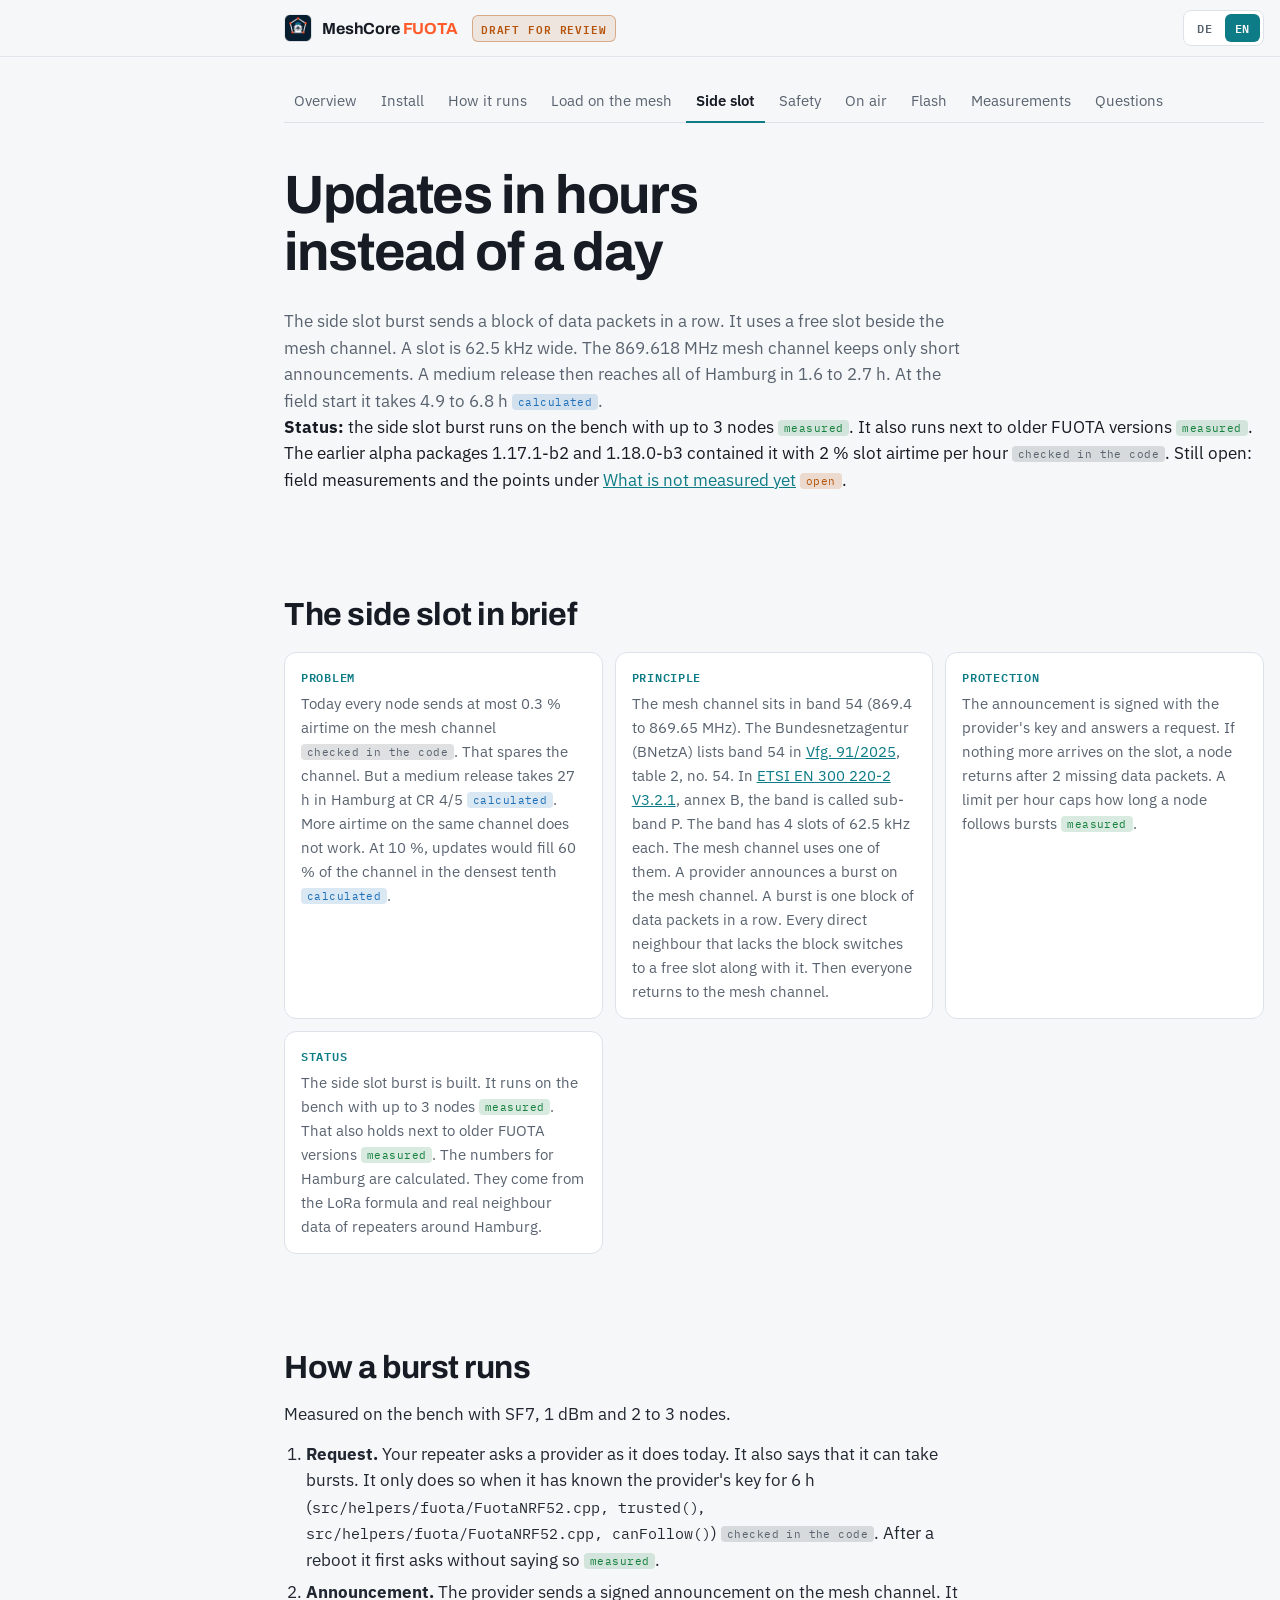
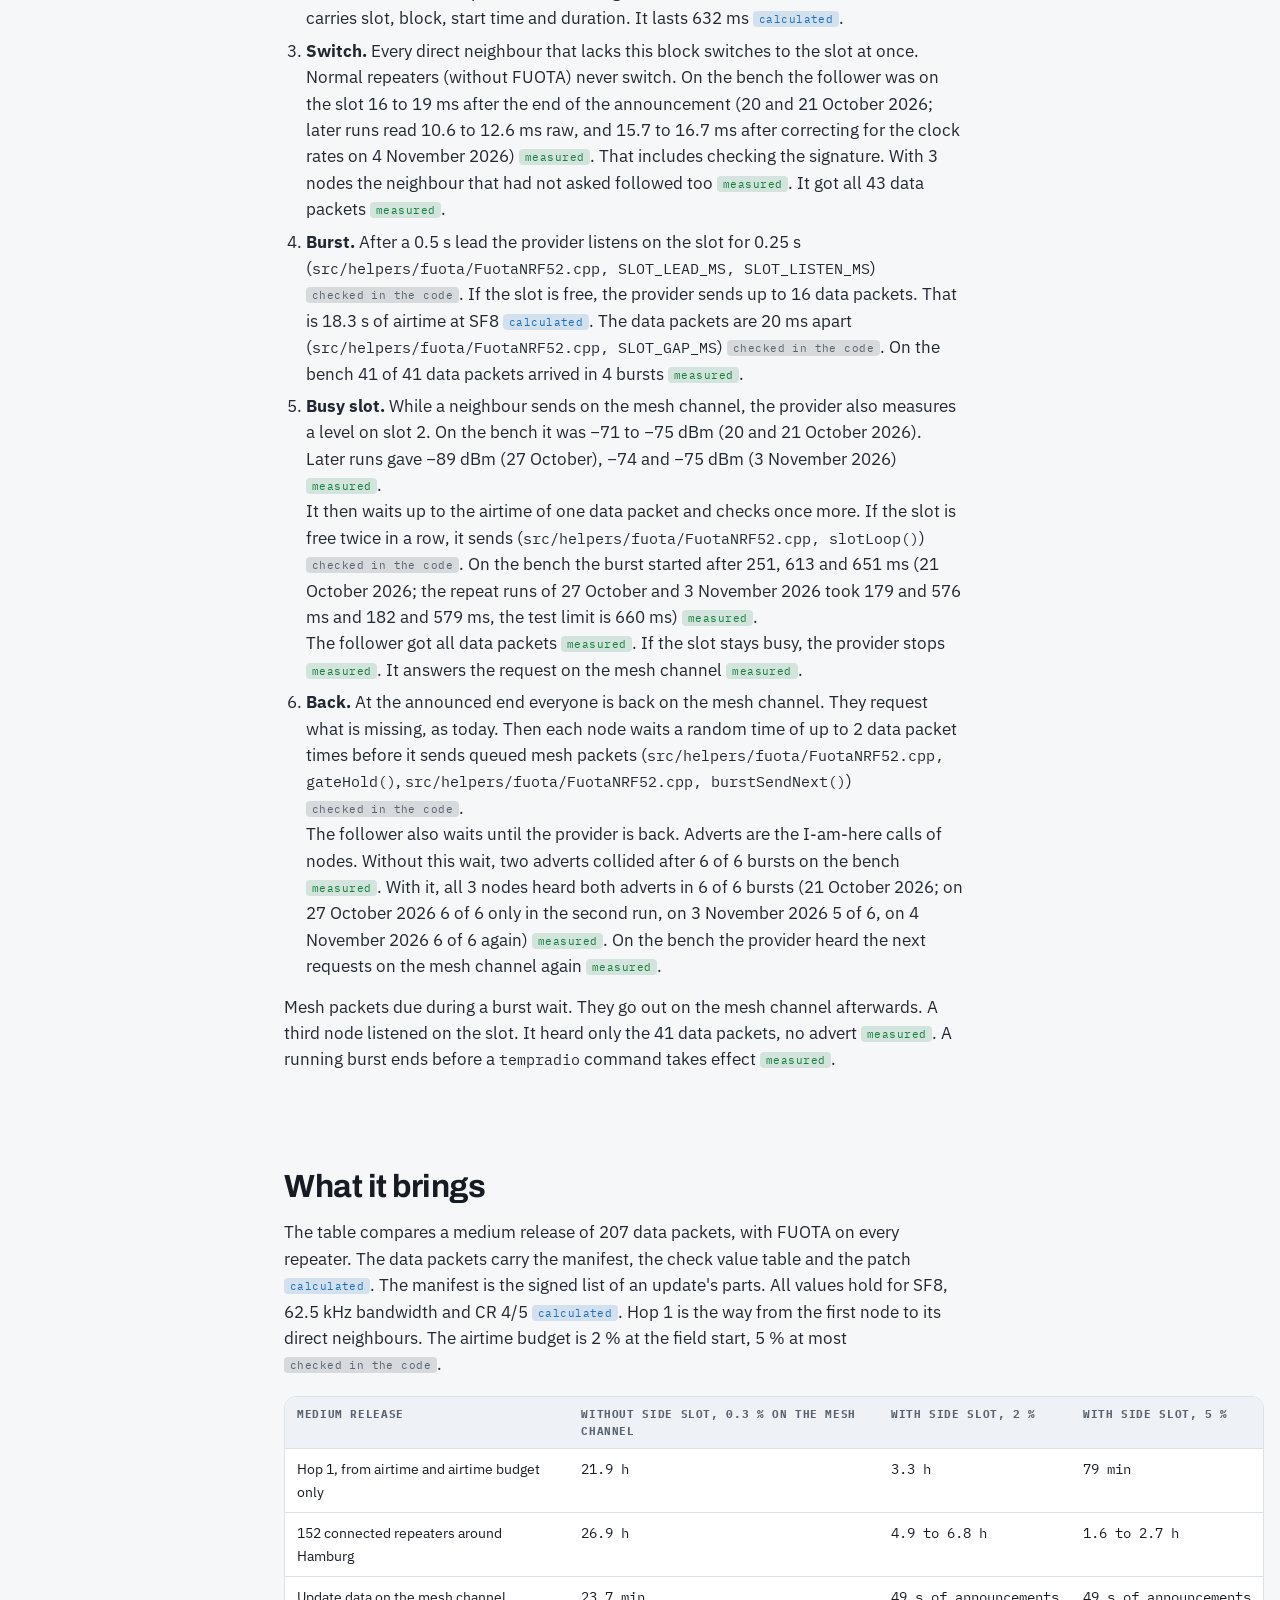
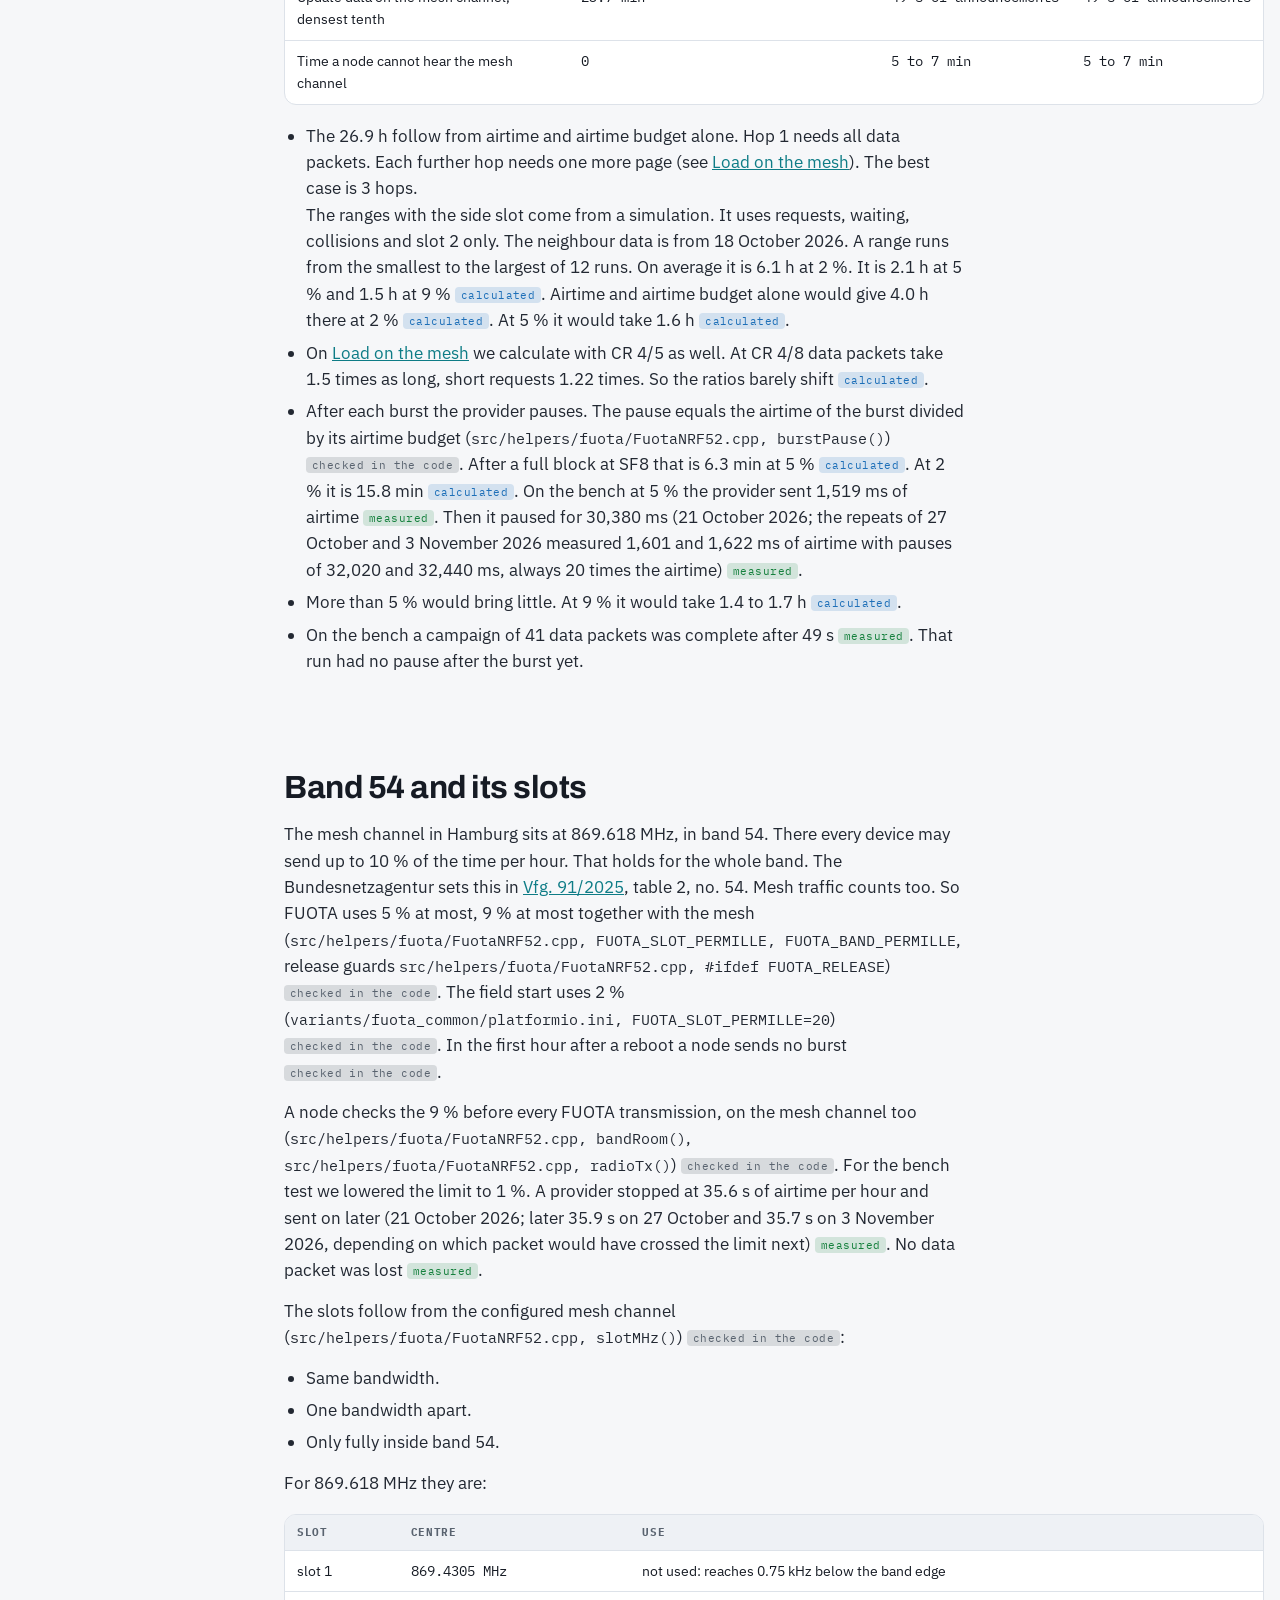
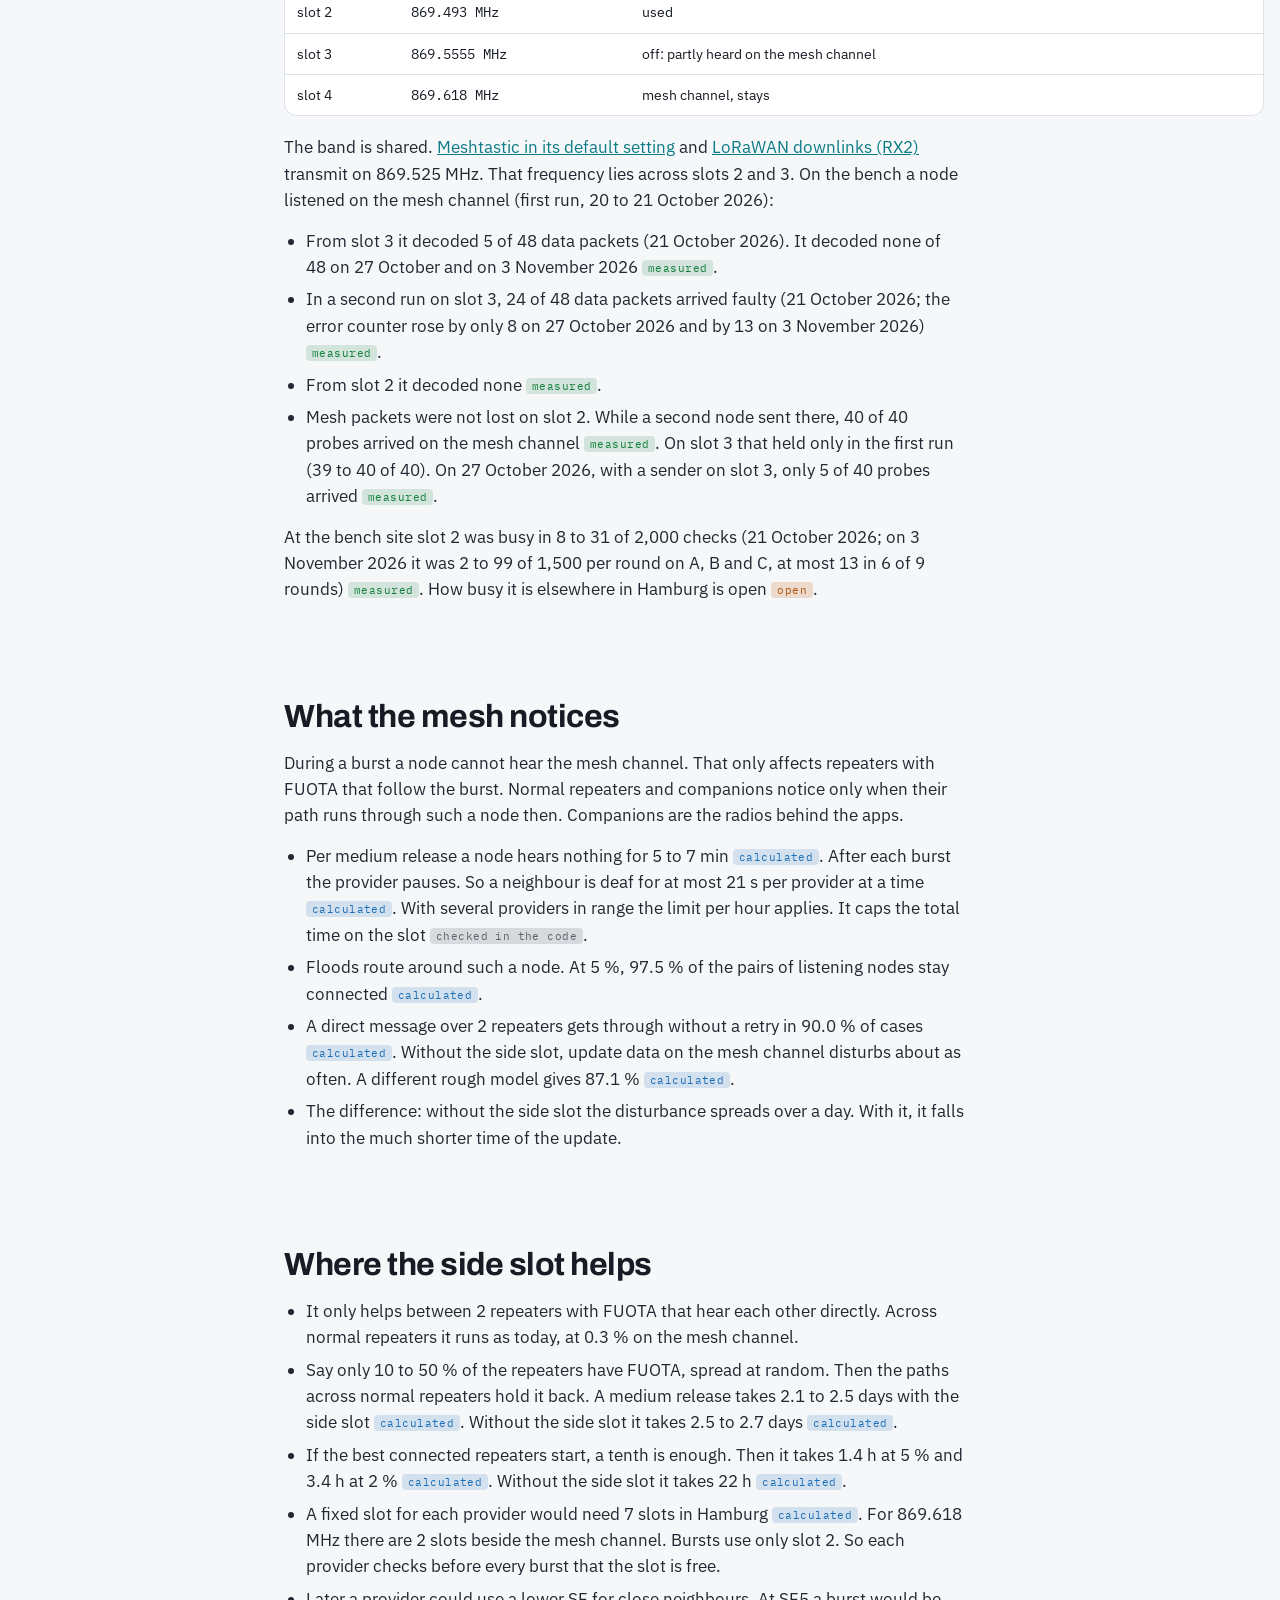
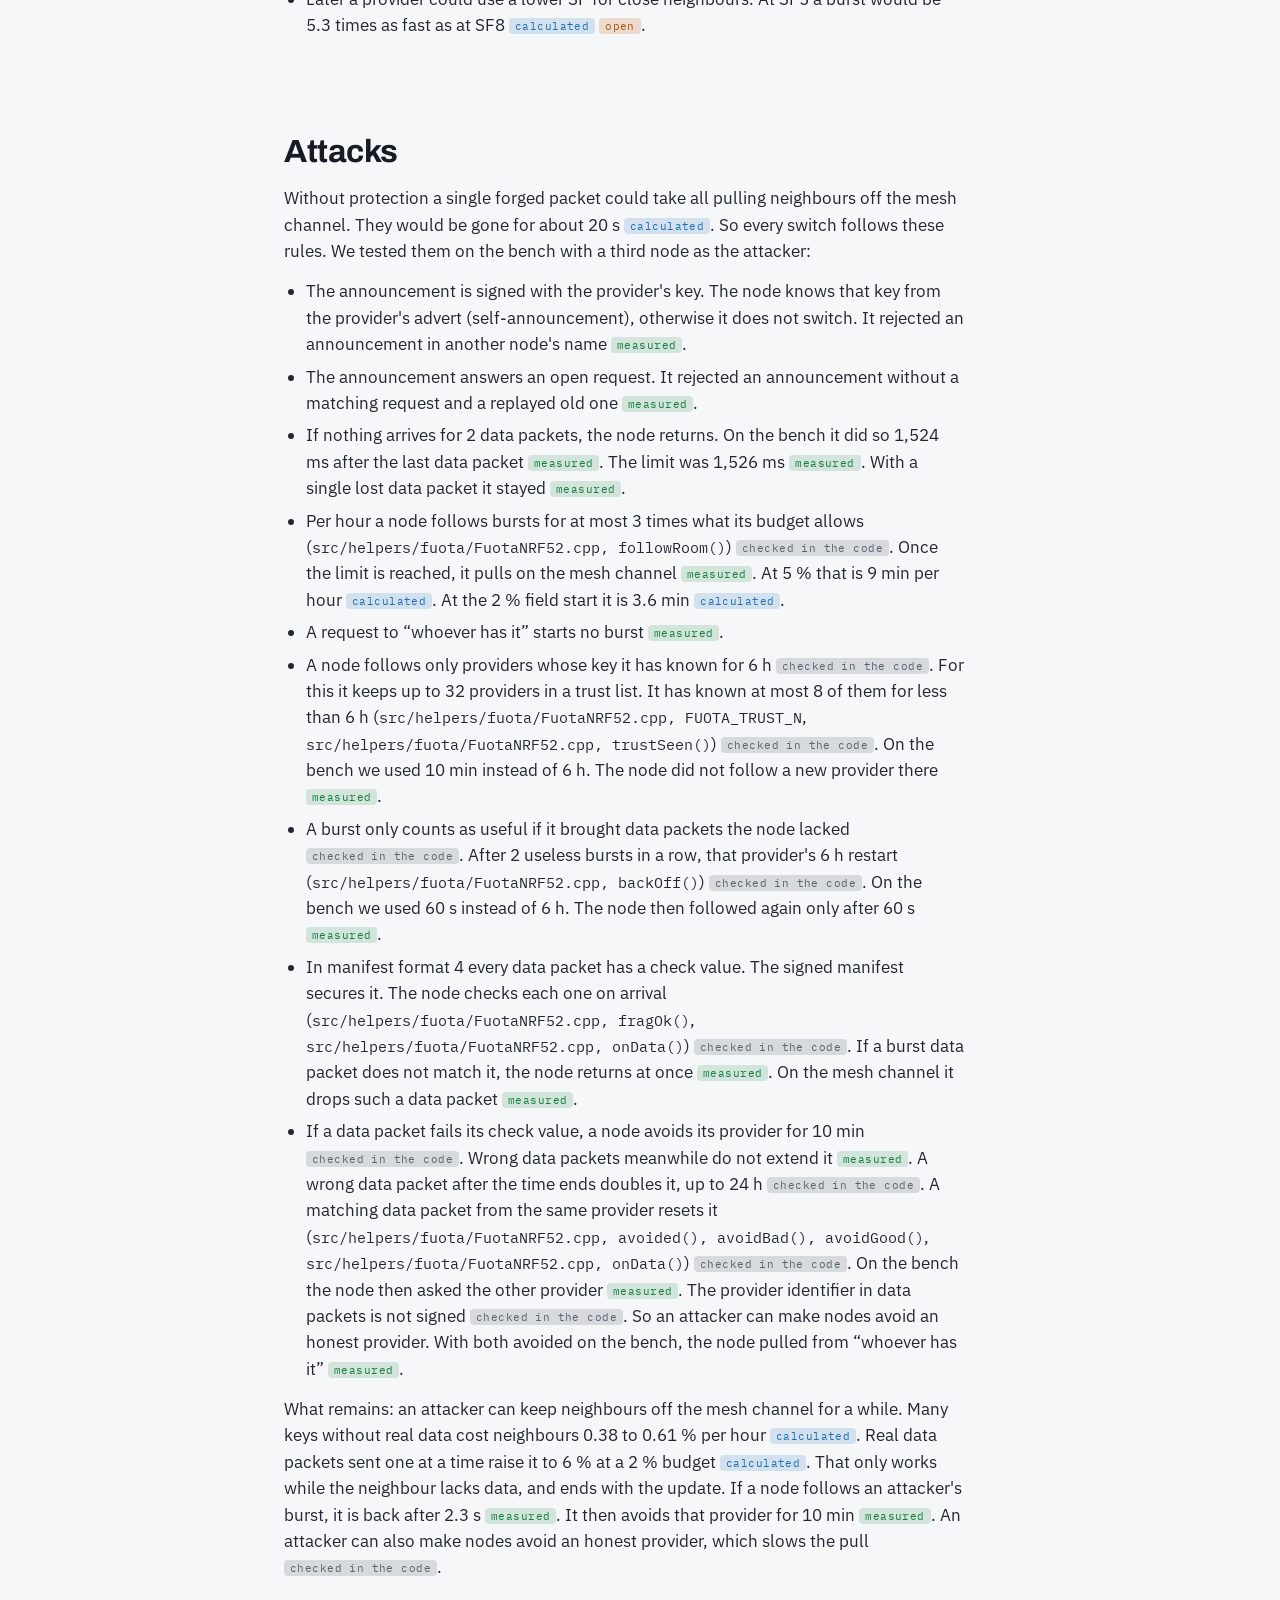
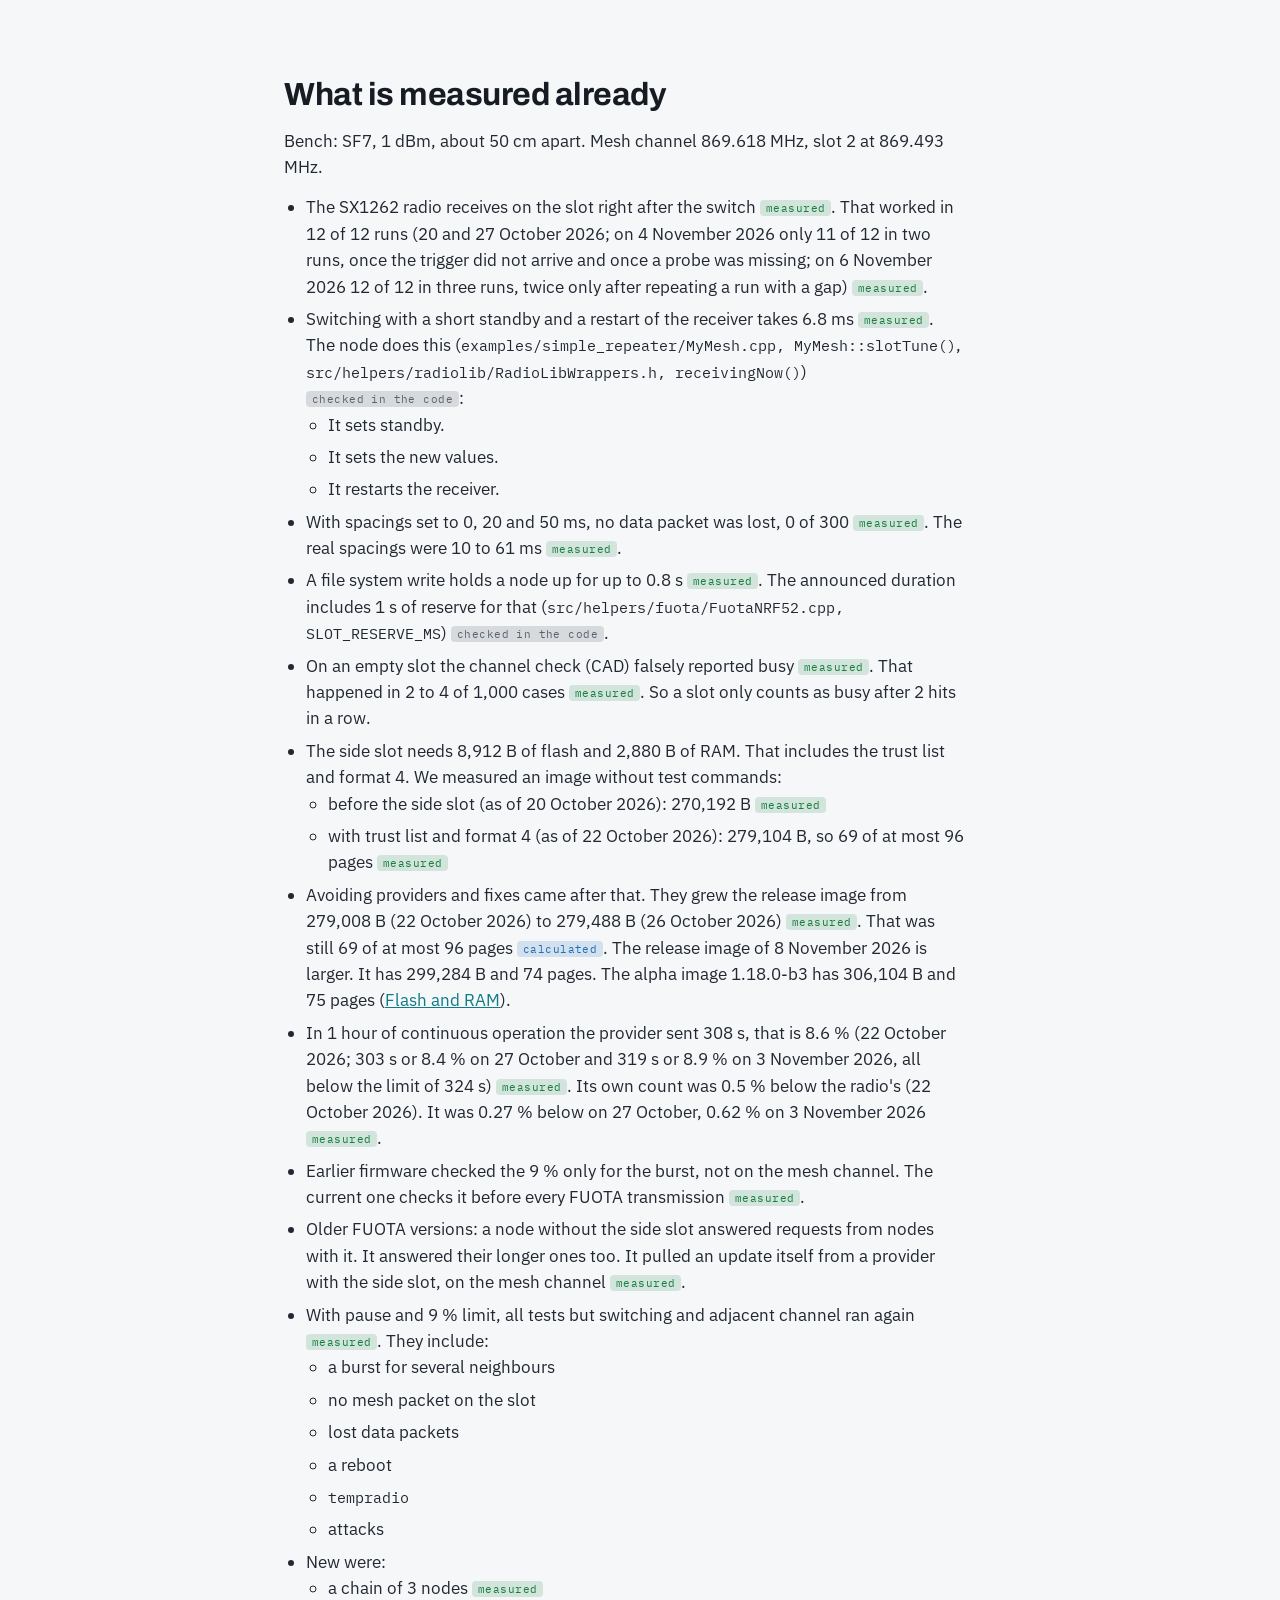
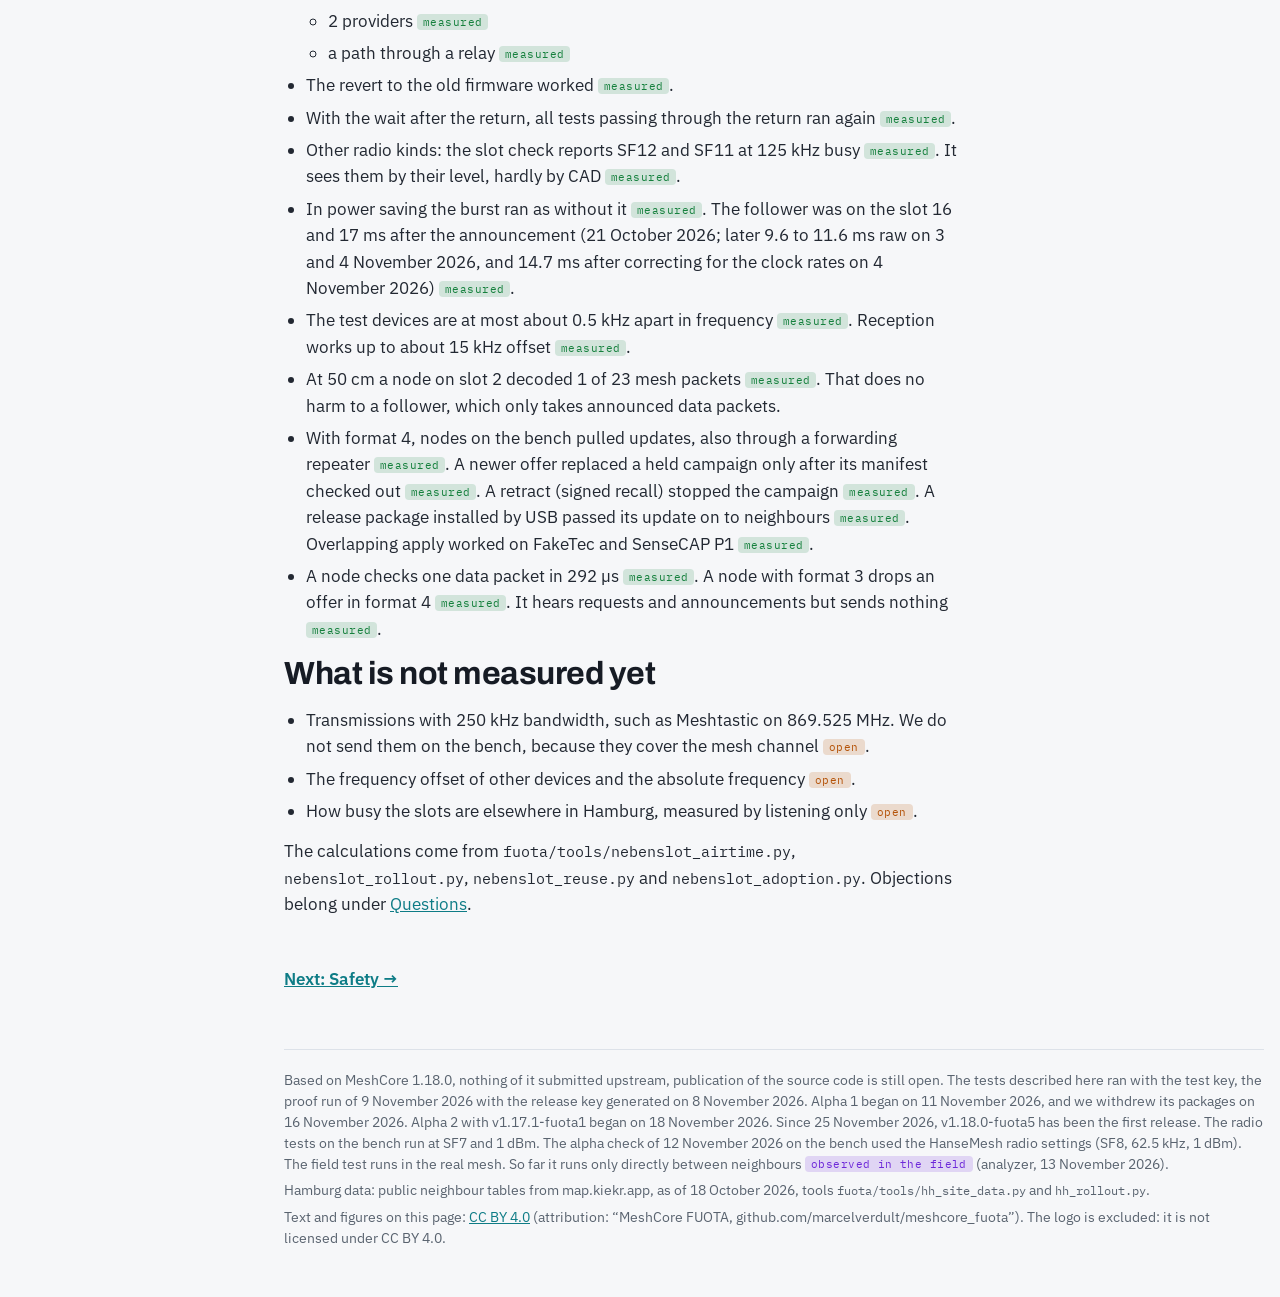
<file: nebenslot.html>
<!doctype html>
<html lang="de" data-lang="de">
<head>
<meta charset="utf-8">
<meta name="viewport" content="width=device-width,initial-scale=1,viewport-fit=cover">
<title>Nebenslot · MeshCore FUOTA</title>
<meta name="description" content="MeshCore FUOTA: firmware updates over LoRa for MeshCore repeaters, design for review (DE/EN)">
<meta property="og:title" content="Nebenslot · MeshCore FUOTA">
<meta property="og:description" content="Firmware updates over LoRa for MeshCore repeaters, design for review (DE/EN)">
<meta property="og:image" content="https://marcelverdult.github.io/meshcore_fuota/logo/logo-dark.png">
<link rel="icon" type="image/png" sizes="16x16" href="logo/favicon-16.png">
<link rel="icon" type="image/png" sizes="32x32" href="logo/favicon-32.png">
<link rel="icon" type="image/png" sizes="48x48" href="logo/favicon-48.png">
<link rel="apple-touch-icon" href="logo/apple-touch-icon.png">
<link rel="preconnect" href="https://fonts.googleapis.com">
<link rel="preconnect" href="https://fonts.gstatic.com" crossorigin>
<link rel="stylesheet" href="https://fonts.googleapis.com/css2?family=Archivo:wght@600;700&family=IBM+Plex+Mono:wght@400;600&family=IBM+Plex+Sans:wght@400;500;600&display=swap">
<link rel="stylesheet" href="assets/site.css">
<script>
(function () {
  // before the first paint: forward old section links of the single page, then pick the language
  // (#de / #en, saved choice, else the browser language) so the other language never flashes
  var moved = window.fuotaMoved = {}, h = location.hash.slice(1);
  if (moved[h]) { location.replace(moved[h] + "#" + h); return; }
  var l = (h === "de" || h === "en") ? h : null;
  if (!l) { try { l = localStorage.getItem("fuota-lang"); } catch (e) {} }
  if (l !== "de" && l !== "en") l = (navigator.language || "de").toLowerCase().indexOf("de") === 0 ? "de" : "en";
  document.documentElement.setAttribute("data-lang", l);
  document.documentElement.setAttribute("lang", l);
})();
</script>
</head>
<body class="has-rail" data-title-de="Nebenslot · MeshCore FUOTA" data-title-en="Side slot · MeshCore FUOTA">
<div class="bar"><div class="bar-in">
  <a class="mark" href="index.html" aria-label="MeshCore FUOTA"><img src="logo/icon.png" alt="" width="28" height="28"><span>MeshCore <b>FUOTA</b></span></a>
  <span class="chip-draft"><span lang="de">Entwurf zur Prüfung</span><span lang="en">Draft for review</span></span>
  <span class="here" aria-hidden="true"></span>
  <div class="langs" role="group" aria-label="Sprache / language">
    <button type="button" id="btn-de" data-l="de" aria-pressed="true">DE</button>
    <button type="button" id="btn-en" data-l="en" aria-pressed="false">EN</button>
  </div>
</div><div class="progress"></div></div>
<nav class="rail" aria-hidden="true"></nav>
<div class="wrap">
  <nav class="pages" aria-label="Seiten / pages">
    <ul>
      <li><a href="index.html"><span lang="de">Überblick</span><span lang="en">Overview</span></a></li>
      <li><a href="installieren.html"><span lang="de">Installieren</span><span lang="en">Install</span></a></li>
      <li><a href="ablauf.html"><span lang="de">Ablauf</span><span lang="en">How it runs</span></a></li>
      <li><a href="kosten.html"><span lang="de">Last im Mesh</span><span lang="en">Load on the mesh</span></a></li>
      <li><a href="nebenslot.html" aria-current="page"><span lang="de">Nebenslot</span><span lang="en">Side slot</span></a></li>
      <li><a href="sicherheit.html"><span lang="de">Sicherheit</span><span lang="en">Safety</span></a></li>
      <li><a href="funk.html"><span lang="de">Funk</span><span lang="en">On air</span></a></li>
      <li><a href="flash.html"><span lang="de">Flash</span><span lang="en">Flash</span></a></li>
      <li><a href="tests.html"><span lang="de">Messungen</span><span lang="en">Measurements</span></a></li>
      <li><a href="fragen.html"><span lang="de">Fragen</span><span lang="en">Questions</span></a></li>
    </ul>
  </nav>
  <main>
  <header class="hero">
    <div lang="de">
      <h1>Updates in Stunden statt in einem Tag</h1>
      <p class="lede">Der Nebenslot-Burst schickt einen Block Datenpakete am Stück. Er nutzt einen freien Slot neben dem Mesh-Kanal 869,618 MHz.
        Ein Slot ist ein Abschnitt von 62,5 kHz. Auf dem Mesh-Kanal bleiben nur kurze Ansagen. Ein mittleres Release
        ist so in Hamburg nach 1,6 bis 2,7 h überall, zum Start im Feld nach 4,9 bis 6,8 h <span class="m calc">berechnet</span>.</p>
      <p><strong>Stand:</strong> Der Nebenslot-Burst läuft am Testaufbau mit bis zu 3 Knoten <span class="m meas">gemessen</span>.
        Er läuft auch neben älteren FUOTA-Versionen <span class="m meas">gemessen</span>. Die früheren Alpha-Pakete 1.17.1-b2 und 1.18.0-b3 enthielten ihn mit 2 % Slot-Airtime je Stunde <span class="m code">im Code geprüft</span>. Offen sind Messungen im Feld und die Punkte unter
        <a href="#nebenslot-offen">Was noch nicht gemessen ist</a> <span class="m open">offen</span>.</p>
    </div>
    <div lang="en">
      <h1>Updates in hours instead of a day</h1>
      <p class="lede">The side slot burst sends a block of data packets in a row. It uses a free slot beside the mesh channel. A slot is 62.5 kHz wide.
        The 869.618 MHz mesh channel keeps only short announcements. A medium
        release then reaches all of Hamburg in 1.6 to 2.7 h. At the field start it takes 4.9 to 6.8 h <span class="m calc">calculated</span>.</p>
      <p><strong>Status:</strong> the side slot burst runs on the bench with up to 3 nodes <span class="m meas">measured</span>.
        It also runs next to older FUOTA versions <span class="m meas">measured</span>. The earlier alpha packages 1.17.1-b2 and 1.18.0-b3 contained it with 2 % slot airtime per hour <span class="m code">checked in the code</span>. Still open: field measurements and the points under
        <a href="#nebenslot-offen">What is not measured yet</a> <span class="m open">open</span>.</p>
    </div>
  </header>

  <section id="nebenslot">
    <div lang="de" class="prose"><h2>Der Nebenslot in Kürze</h2></div>
    <div lang="en" class="prose"><h2>The side slot in brief</h2></div>
    <div class="grid2" lang="de">
      <div class="kv"><h3>Problem</h3><p>Heute sendet jeder Knoten höchstens 0,3 % Airtime (Sendezeit) auf dem Mesh-Kanal
        <span class="m code">im Code geprüft</span>. Das schont den Kanal. Ein mittleres Release braucht in Hamburg aber
        27 h, mit CR 4/5 <span class="m calc">berechnet</span>. Mehr Airtime auf demselben Kanal geht nicht. Bei 10 % würden
        Update-Daten im dichtesten Zehntel 60 % des Kanals belegen <span class="m calc">berechnet</span>.</p></div>
      <div class="kv"><h3>Prinzip</h3><p>Der Mesh-Kanal liegt in Band 54 (869,4 bis 869,65 MHz).
        Die Bundesnetzagentur (BNetzA) führt Band 54 in der <a href="https://www.bundesnetzagentur.de/DE/Fachthemen/Telekommunikation/Frequenzen/Allgemeinzuteilungen/_DL/vfg91_2025.pdf">Vfg. 91/2025</a>, Tabelle 2, Nr. 54. In <a href="https://www.etsi.org/deliver/etsi_en/300200_300299/30022002/03.02.01_60/en_30022002v030201p.pdf">ETSI EN 300 220-2 V3.2.1</a>,
        Anhang B, heißt das Band Teilband P. Das Band hat 4 Slots mit je 62,5 kHz. Der Mesh-Kanal belegt einen davon. Ein
        Anbieter sagt auf dem Mesh-Kanal einen Burst an: einen Block Datenpakete am Stück. Jeder direkte Nachbar, dem
        der Block fehlt, wechselt mit auf einen freien Slot. Danach sind alle zurück auf dem Mesh-Kanal.</p></div>
      <div class="kv"><h3>Schutz</h3><p>Die Ansage ist mit dem Schlüssel des Anbieters signiert und beantwortet eine
        Anfrage. Kommt auf dem Slot nichts mehr, kehrt ein Knoten nach 2 fehlenden Datenpaketen zurück. Eine Grenze je
        Stunde deckelt, wie lange ein Knoten mitwechselt <span class="m meas">gemessen</span>.</p></div>
      <div class="kv"><h3>Stand</h3><p>Der Nebenslot-Burst ist gebaut und läuft am Testaufbau mit bis zu 3 Knoten
        <span class="m meas">gemessen</span>. Er läuft auch neben älteren FUOTA-Versionen
        <span class="m meas">gemessen</span>. Die Zahlen für Hamburg sind berechnet. Grundlage sind die LoRa-Formel und echte
        Nachbardaten von Repeatern um Hamburg.</p></div>
    </div>
    <div class="grid2" lang="en">
      <div class="kv"><h3>Problem</h3><p>Today every node sends at most 0.3 % airtime on the mesh channel
        <span class="m code">checked in the code</span>. That spares the channel. But a medium release takes 27 h in
        Hamburg at CR 4/5 <span class="m calc">calculated</span>. More airtime on the same channel does not work. At 10 %, updates would fill 60 % of the channel in the densest tenth <span class="m calc">calculated</span>.</p></div>
      <div class="kv"><h3>Principle</h3><p>The mesh channel sits in band 54 (869.4 to 869.65 MHz).
        The Bundesnetzagentur (BNetzA) lists band 54 in <a href="https://www.bundesnetzagentur.de/DE/Fachthemen/Telekommunikation/Frequenzen/Allgemeinzuteilungen/_DL/vfg91_2025.pdf">Vfg. 91/2025</a>, table 2, no. 54. In <a href="https://www.etsi.org/deliver/etsi_en/300200_300299/30022002/03.02.01_60/en_30022002v030201p.pdf">ETSI EN 300 220-2 V3.2.1</a>,
        annex B, the band is called sub-band P. The band has 4 slots of 62.5 kHz each. The mesh channel uses one of them. A
        provider announces a burst on the mesh channel. A burst is one block of data packets in a row. Every direct neighbour that
        lacks the block switches to a free slot along with it. Then everyone returns to the mesh channel.</p></div>
      <div class="kv"><h3>Protection</h3><p>The announcement is signed with the provider's key and answers a request. If
        nothing more arrives on the slot, a node returns after 2 missing data packets. A limit per hour caps how long a
        node follows bursts <span class="m meas">measured</span>.</p></div>
      <div class="kv"><h3>Status</h3><p>The side slot burst is built. It runs on the bench with up to 3 nodes
        <span class="m meas">measured</span>. That also holds next to older FUOTA versions
        <span class="m meas">measured</span>. The numbers for Hamburg are calculated. They come from the LoRa formula and real neighbour data of repeaters around
        Hamburg.</p></div>
    </div>
  </section>

  <section id="nebenslot-ablauf">
    <div lang="de" class="prose">
      <h2>So läuft ein Burst</h2>
      <p>Gemessen am Testaufbau mit SF7, 1 dBm und 2 bis 3 Knoten.</p>
      <ol>
        <li><strong>Anfrage.</strong> Dein Repeater fragt wie heute bei einem Anbieter an. Er sagt dabei, dass er
          Bursts kann. Das tut er nur, wenn er den Schlüssel des Anbieters seit 6 h
          kennt (<code>src/helpers/fuota/FuotaNRF52.cpp, trusted()</code>, <code>src/helpers/fuota/FuotaNRF52.cpp, canFollow()</code>) <span class="m code">im Code geprüft</span>. Nach einem Neustart fragt er zuerst
          ohne diese Angabe <span class="m meas">gemessen</span>.</li>
        <li><strong>Ansage.</strong> Der Anbieter sendet auf dem Mesh-Kanal eine signierte Ansage mit Slot, Block,
          Startzeit und Dauer. Sie dauert 632 ms <span class="m calc">berechnet</span>.</li>
        <li><strong>Wechsel.</strong> Jeder direkte Nachbar, dem dieser Block fehlt, wechselt sofort auf den Slot.
          Normale Repeater (ohne FUOTA) wechseln nie. Am Testaufbau war der Mitwechsler 16 bis 19 ms nach dem Ende der
          Ansage auf dem Slot (20. und 21. Oktober 2026; spätere Läufe lagen roh bei 10,6 bis 12,6 ms, nach Abgleich der Uhrenraten bei 15,7 bis 16,7 ms am 4. November 2026) <span class="m meas">gemessen</span>. Darin steckt die Prüfung der Signatur. Mit 3 Knoten folgte auch der Nachbar, der nicht selbst
          gefragt hatte <span class="m meas">gemessen</span>. Er bekam alle 43 Datenpakete <span class="m meas">gemessen</span>.</li>
        <li><strong>Burst.</strong> Nach 0,5 s Vorlauf hört der Anbieter 0,25 s auf dem Slot
          (<code>src/helpers/fuota/FuotaNRF52.cpp, SLOT_LEAD_MS, SLOT_LISTEN_MS</code>) <span class="m code">im Code geprüft</span>. Bei freiem Slot sendet er bis zu 16
          Datenpakete, bei SF8 18,3 s Airtime <span class="m calc">berechnet</span>. Die Datenpakete folgen im Abstand von 20 ms
          (<code>src/helpers/fuota/FuotaNRF52.cpp, SLOT_GAP_MS</code>) <span class="m code">im Code geprüft</span>. Am Testaufbau kamen 41 von 41 Datenpaketen in 4 Bursts an <span class="m meas">gemessen</span>.</li>
        <li><p><strong>Belegter Slot.</strong> Sendet ein Nachbar gerade auf dem Mesh-Kanal, misst der Anbieter auch auf
          Slot 2 einen Pegel. Am Testaufbau waren es −71 bis −75 dBm (20. und 21. Oktober 2026; später −89 dBm am 27. Oktober und −74 und −75 dBm am 3. November 2026) <span class="m meas">gemessen</span>.</p>
          <p>Dann wartet er bis zur Airtime
          eines Datenpakets und prüft danach noch einmal. Findet er den Slot so 2-mal hintereinander frei, sendet er
          (<code>src/helpers/fuota/FuotaNRF52.cpp, slotLoop()</code>) <span class="m code">im Code geprüft</span>. Am Testaufbau startete der Burst so nach 251, 613 und 651 ms (21. Oktober 2026; die wiederholten Läufe vom 27. Oktober und 3. November 2026 brauchten 179 und 576 ms sowie 182 und 579 ms, die Prüfgrenze liegt bei 660 ms) <span class="m meas">gemessen</span>.</p>
          <p>Der Mitwechsler bekam alle Datenpakete <span class="m meas">gemessen</span>. Bleibt der Slot belegt, bricht der Anbieter ab <span class="m meas">gemessen</span>.
          Er beantwortet die Anfrage auf dem Mesh-Kanal <span class="m meas">gemessen</span>.</p></li>
        <li><p><strong>Zurück.</strong> Zum angesagten Ende sind alle wieder auf dem Mesh-Kanal. Fehlendes fragen sie wie
          heute an. Danach wartet jeder noch zufällig bis zu 2 Datenpaket-Zeiten, bevor er wartende Mesh-Pakete sendet
          (<code>src/helpers/fuota/FuotaNRF52.cpp, gateHold()</code>, <code>src/helpers/fuota/FuotaNRF52.cpp, burstSendNext()</code>) <span class="m code">im Code geprüft</span>.</p>
          <p>Der Mitwechsler wartet
          zusätzlich, bis der Anbieter zurück ist. Adverts sind die Ich-bin-hier-Meldungen der Knoten. Am Testaufbau stießen ohne diese Wartezeit nach 6 von 6 Bursts zwei
          Adverts zusammen <span class="m meas">gemessen</span>. Mit ihr hörten alle 3 Knoten beide Adverts, in 6 von 6 Bursts (21. Oktober 2026; am 27. Oktober 2026 6 von 6 erst im zweiten Lauf, am 3. November 2026 5 von 6, am 4. November 2026 wieder 6 von 6) <span class="m meas">gemessen</span>. Am Testaufbau hörte der Anbieter danach die nächsten Anfragen wieder auf dem Mesh-Kanal
          <span class="m meas">gemessen</span>.</p></li>
      </ol>
      <p>Mesh-Pakete, die während eines Bursts fällig werden, warten und gehen danach auf dem Mesh-Kanal raus. Ein
        dritter Knoten lauschte auf dem Slot. Er hörte nur die 41 Datenpakete, kein Advert <span class="m meas">gemessen</span>. Ein laufender
        Burst endet, bevor ein <code>tempradio</code>-Befehl greift <span class="m meas">gemessen</span>.</p>
    </div>
    <div lang="en" class="prose">
      <h2>How a burst runs</h2>
      <p>Measured on the bench with SF7, 1 dBm and 2 to 3 nodes.</p>
      <ol>
        <li><strong>Request.</strong> Your repeater asks a provider as it does today. It also says that it can take
          bursts. It only does so when it has known the provider's key for 6 h
          (<code>src/helpers/fuota/FuotaNRF52.cpp, trusted()</code>, <code>src/helpers/fuota/FuotaNRF52.cpp, canFollow()</code>) <span class="m code">checked in the code</span>. After a reboot it first asks without
          saying so <span class="m meas">measured</span>.</li>
        <li><strong>Announcement.</strong> The provider sends a signed announcement on the mesh channel. It carries slot,
          block, start time and duration. It lasts 632 ms <span class="m calc">calculated</span>.</li>
        <li><strong>Switch.</strong> Every direct neighbour that lacks this block switches to the slot at once. Normal
          repeaters (without FUOTA) never switch. On the bench the follower was on the slot 16 to 19 ms after the end of
          the announcement (20 and 21 October 2026; later runs read 10.6 to 12.6 ms raw, and 15.7 to 16.7 ms after correcting for the clock rates on 4 November 2026) <span class="m meas">measured</span>. That includes checking the signature. With 3 nodes the neighbour that had not asked followed
          too <span class="m meas">measured</span>. It got all 43 data packets <span class="m meas">measured</span>.</li>
        <li><strong>Burst.</strong> After a 0.5 s lead the provider listens on the slot for 0.25 s
          (<code>src/helpers/fuota/FuotaNRF52.cpp, SLOT_LEAD_MS, SLOT_LISTEN_MS</code>) <span class="m code">checked in the code</span>. If the slot is free, the provider sends up to 16 data
          packets. That is 18.3 s of airtime at SF8 <span class="m calc">calculated</span>. The data packets are 20 ms apart
          (<code>src/helpers/fuota/FuotaNRF52.cpp, SLOT_GAP_MS</code>) <span class="m code">checked in the code</span>. On the bench 41 of 41 data packets arrived in 4 bursts <span class="m meas">measured</span>.</li>
        <li><p><strong>Busy slot.</strong> While a neighbour sends on the mesh channel, the provider also measures a level
          on slot 2. On the bench it was −71 to −75 dBm (20 and 21 October 2026). Later runs gave −89 dBm (27 October), −74 and −75 dBm (3 November 2026) <span class="m meas">measured</span>.</p>
          <p>It then waits up to the airtime of one data
          packet and checks once more. If the slot is free twice in a row, it sends
          (<code>src/helpers/fuota/FuotaNRF52.cpp, slotLoop()</code>) <span class="m code">checked in the code</span>. On the bench the burst started after 251, 613 and 651 ms (21 October 2026; the repeat runs of 27 October and 3 November 2026 took 179 and 576 ms and 182 and 579 ms, the test limit is 660 ms) <span class="m meas">measured</span>.</p>
          <p>The follower got all data packets <span class="m meas">measured</span>. If the slot stays busy, the provider stops <span class="m meas">measured</span>.
          It answers the request on the mesh channel <span class="m meas">measured</span>.</p></li>
        <li><p><strong>Back.</strong> At the announced end everyone is back on the mesh channel. They request what is
          missing, as today. Then each node waits a random time of up to 2 data packet times before it sends queued
          mesh packets (<code>src/helpers/fuota/FuotaNRF52.cpp, gateHold()</code>, <code>src/helpers/fuota/FuotaNRF52.cpp, burstSendNext()</code>) <span class="m code">checked in the code</span>.</p>
          <p>The follower also
          waits until the provider is back. Adverts are the I-am-here calls of nodes. Without this wait, two adverts collided after 6 of 6 bursts on the bench
          <span class="m meas">measured</span>. With it, all 3 nodes heard both adverts in 6 of 6 bursts (21 October 2026; on 27 October 2026 6 of 6 only in the second run, on 3 November 2026 5 of 6, on 4 November 2026 6 of 6 again) <span class="m meas">measured</span>. On the bench the provider heard the next requests on the mesh channel again
          <span class="m meas">measured</span>.</p></li>
      </ol>
      <p>Mesh packets due during a burst wait. They go out on the mesh channel afterwards. A third node listened on
        the slot. It heard only the 41 data packets, no advert <span class="m meas">measured</span>. A running burst ends before a
        <code>tempradio</code> command takes effect <span class="m meas">measured</span>.</p>
    </div>
  </section>

  <section id="nebenslot-zahlen">
    <div lang="de" class="prose">
      <h2>Was es bringt</h2>
      <p>Die Tabelle vergleicht ein mittleres Release mit 207 Datenpaketen, wenn alle Repeater FUOTA haben. Die Datenpakete
        tragen Manifest, Prüfwerttabelle und Patch <span class="m calc">berechnet</span>. Das Manifest ist die signierte Liste der Teile eines Updates. Alle Werte
        gelten für SF8, 62,5 kHz Bandbreite und CR 4/5 <span class="m calc">berechnet</span>. Hop 1 ist der Weg vom
        ersten Knoten zu seinen direkten Nachbarn. Zum Start im Feld beträgt das Airtime-Budget 2 %, höchstens sind 5 % möglich <span class="m code">im Code geprüft</span>.</p>
    </div>
    <div lang="de" class="tscroll">
      <table>
        <tr><th>Mittleres Release</th><th>ohne Nebenslot, 0,3 % auf dem Mesh-Kanal</th><th>mit Nebenslot, 2 %</th><th>mit Nebenslot, 5 %</th></tr>
        <tr><td>Hop 1, nur aus Airtime und Airtime-Budget</td><td class="n">21,9 h</td><td class="n">3,3 h</td><td class="n">79 min</td></tr>
        <tr><td>152 verbundene Repeater um Hamburg</td><td class="n">26,9 h</td><td class="n">4,9 bis 6,8 h</td><td class="n">1,6 bis 2,7 h</td></tr>
        <tr><td>Update-Daten auf dem Mesh-Kanal, dichtestes Zehntel</td><td class="n">23,7 min</td><td class="n">49 s Ansagen</td><td class="n">49 s Ansagen</td></tr>
        <tr><td>Zeit, in der ein Knoten den Mesh-Kanal nicht hört</td><td class="n">0</td><td class="n">5 bis 7 min</td><td class="n">5 bis 7 min</td></tr>
      </table>
    </div>
    <div lang="de" class="prose">
      <ul>
        <li><p>Die 26,9 h folgen allein aus Airtime und Airtime-Budget: Hop 1 braucht alle Datenpakete, jeder weitere Hop eine Seite
          mehr (siehe <a href="kosten.html#aufwand">Last im Mesh</a>), das Beste sind 3 Hops.</p>
          <p>Die Spannen mit Nebenslot stammen aus einer
          Simulation. Sie rechnet mit Anfragen, Wartezeit, Kollisionen und nur Slot 2, auf den Nachbardaten vom 18. Oktober 2026.
          Eine Spanne reicht vom kleinsten bis zum größten von 12 Läufen. Im Mittel sind es 6,1 h bei 2 %, 2,1 h bei 5 % und
          1,5 h bei 9 % <span class="m calc">berechnet</span>. Allein aus Airtime und Airtime-Budget wären es
          dort 4,0 h bei 2 % <span class="m calc">berechnet</span>. Bei 5 % wären es 1,6 h <span class="m calc">berechnet</span>.</p></li>
        <li>Auf <a href="kosten.html#aufwand">Last im Mesh</a> rechnen wir ebenfalls mit CR 4/5. Mit CR 4/8 dauern die Datenpakete
          1,5-mal so lang, kurze Anfragen 1,22-mal; die Verhältnisse verschieben sich dadurch kaum <span class="m calc">berechnet</span>.</li>
        <li>Nach jedem Burst pausiert der Anbieter. Die Pause beträgt die Airtime des Bursts geteilt durch
          sein Airtime-Budget (<code>src/helpers/fuota/FuotaNRF52.cpp, burstPause()</code>) <span class="m code">im Code geprüft</span>. Nach einem vollen Block mit SF8 sind das
          6,3 min bei 5 % <span class="m calc">berechnet</span>. Bei 2 % sind es 15,8 min <span class="m calc">berechnet</span>. Am Testaufbau sendete der
          Anbieter bei 5 % 1.519 ms Airtime <span class="m meas">gemessen</span>. Danach pausierte er 30.380 ms (21. Oktober 2026; die Wiederholungen vom 27. Oktober und 3. November 2026 maßen 1.601 und 1.622 ms Airtime mit 32.020 und 32.440 ms Pause, immer das 20-Fache) <span class="m meas">gemessen</span>.</li>
        <li>Mehr als 5 % brächte wenig. Bei 9 % wären es 1,4 bis 1,7 h <span class="m calc">berechnet</span>.</li>
        <li>Am Testaufbau war eine Kampagne mit 41 Datenpaketen nach 49 s vollständig <span class="m meas">gemessen</span>. Dieser Lauf hatte
          noch keine Pause nach dem Burst.</li>
      </ul>
    </div>
    <div lang="en" class="prose">
      <h2>What it brings</h2>
      <p>The table compares a medium release of 207 data packets, with FUOTA on every repeater. The data packets
        carry the manifest, the check value table and the patch <span class="m calc">calculated</span>. The manifest is the signed list of an update's parts. All values hold
        for SF8, 62.5 kHz bandwidth and CR 4/5 <span class="m calc">calculated</span>. Hop 1 is the way from the first
        node to its direct neighbours. The airtime budget is 2 % at the field start, 5 % at most <span class="m code">checked in the code</span>.</p>
    </div>
    <div lang="en" class="tscroll">
      <table>
        <tr><th>Medium release</th><th>without side slot, 0.3 % on the mesh channel</th><th>with side slot, 2 %</th><th>with side slot, 5 %</th></tr>
        <tr><td>Hop 1, from airtime and airtime budget only</td><td class="n">21.9 h</td><td class="n">3.3 h</td><td class="n">79 min</td></tr>
        <tr><td>152 connected repeaters around Hamburg</td><td class="n">26.9 h</td><td class="n">4.9 to 6.8 h</td><td class="n">1.6 to 2.7 h</td></tr>
        <tr><td>Update data on the mesh channel, densest tenth</td><td class="n">23.7 min</td><td class="n">49 s of announcements</td><td class="n">49 s of announcements</td></tr>
        <tr><td>Time a node cannot hear the mesh channel</td><td class="n">0</td><td class="n">5 to 7 min</td><td class="n">5 to 7 min</td></tr>
      </table>
    </div>
    <div lang="en" class="prose">
      <ul>
        <li><p>The 26.9 h follow from airtime and airtime budget alone. Hop 1 needs all data packets. Each further hop needs one more page (see <a href="kosten.html#aufwand">Load on the mesh</a>). The best case is 3 hops.</p>
          <p>The ranges with the side slot come from a
          simulation. It uses requests, waiting, collisions and slot 2 only. The neighbour data is from 18 October 2026.
          A range runs from the smallest to the largest of 12 runs. On average it is 6.1 h at 2 %. It is 2.1 h at 5 % and
          1.5 h at 9 % <span class="m calc">calculated</span>. Airtime and airtime budget alone would
          give 4.0 h there at 2 % <span class="m calc">calculated</span>. At 5 % it would take 1.6 h <span class="m calc">calculated</span>.</p></li>
        <li>On <a href="kosten.html#aufwand">Load on the mesh</a> we calculate with CR 4/5 as well. At CR 4/8 data packets take 1.5 times as long, short requests 1.22 times. So the ratios barely shift <span class="m calc">calculated</span>.</li>
        <li>After each burst the provider pauses. The pause equals the airtime of the burst divided by its
          airtime budget (<code>src/helpers/fuota/FuotaNRF52.cpp, burstPause()</code>) <span class="m code">checked in the code</span>. After a full block at SF8 that is
          6.3 min at 5 % <span class="m calc">calculated</span>. At 2 % it is 15.8 min <span class="m calc">calculated</span>. On the bench at 5 % the provider
          sent 1,519 ms of airtime <span class="m meas">measured</span>. Then it paused for 30,380 ms (21 October 2026; the repeats of 27 October and 3 November 2026 measured 1,601 and 1,622 ms of airtime with pauses of 32,020 and 32,440 ms, always 20 times the airtime) <span class="m meas">measured</span>.</li>
        <li>More than 5 % would bring little. At 9 % it would take 1.4 to 1.7 h <span class="m calc">calculated</span>.</li>
        <li>On the bench a campaign of 41 data packets was complete after 49 s <span class="m meas">measured</span>. That run had no pause
          after the burst yet.</li>
      </ul>
    </div>
  </section>

  <section id="nebenslot-band">
    <!-- bild: band54: Band 54 von 869,4 bis 869,65 MHz mit den 4 Slots, Slot 4 als Mesh-Kanal, Slot 2 zuerst, Slot 1 und 3 nach Messung; darüber Meshtastic und LoRaWAN-Downlink bei 869,525 MHz -->
    <div lang="de" class="prose">
      <h2>Band 54 und seine Slots</h2>
      <p>Der Mesh-Kanal in Hamburg liegt bei 869,618 MHz, in Band 54. Dort darf jedes Gerät je Stunde bis zu 10 % der Zeit im Band senden.
        Das regelt die Bundesnetzagentur in der <a href="https://www.bundesnetzagentur.de/DE/Fachthemen/Telekommunikation/Frequenzen/Allgemeinzuteilungen/_DL/vfg91_2025.pdf">Vfg. 91/2025</a>, Tabelle 2, Nr. 54. Der Mesh-Verkehr zählt mit. FUOTA nutzt darum höchstens 5 %, zusammen mit dem
        Mesh höchstens 9 % (<code>src/helpers/fuota/FuotaNRF52.cpp, FUOTA_SLOT_PERMILLE, FUOTA_BAND_PERMILLE</code>, Release-Wächter <code>src/helpers/fuota/FuotaNRF52.cpp, #ifdef FUOTA_RELEASE</code>) <span class="m code">im Code geprüft</span>. Zum Start im
        Feld sind es 2 % (<code>variants/fuota_common/platformio.ini, FUOTA_SLOT_PERMILLE=20</code>) <span class="m code">im Code geprüft</span>. In der ersten Stunde nach einem
        Neustart sendet ein Knoten keinen Burst <span class="m code">im Code geprüft</span>.</p>
      <p>Ein Knoten prüft die 9 % vor jeder FUOTA-Sendung, auch auf dem Mesh-Kanal (<code>src/helpers/fuota/FuotaNRF52.cpp, bandRoom()</code>,
        <code>src/helpers/fuota/FuotaNRF52.cpp, radioTx()</code>) <span class="m code">im Code geprüft</span>. Für den Test haben wir die Grenze am Testaufbau auf 1 % gesenkt.
        Ein Anbieter hielt bei 35,6 s Airtime je Stunde an und sendete später weiter (21. Oktober 2026; später 35,9 s am 27. Oktober und 35,7 s am 3. November 2026, je nachdem, welches Paket als nächstes die Grenze überschritten hätte) <span class="m meas">gemessen</span>. Dabei ging kein
        Datenpaket verloren <span class="m meas">gemessen</span>.</p>
      <p>Die Slots folgen aus dem eingestellten Mesh-Kanal (<code>src/helpers/fuota/FuotaNRF52.cpp, slotMHz()</code>) <span class="m code">im Code geprüft</span>:</p>
      <ul>
        <li>Gleiche Bandbreite.</li>
        <li>Je eine Bandbreite Abstand.</li>
        <li>Nur ganz in Band 54.</li>
      </ul>
      <p>Für 869,618 MHz sind das:</p>
    </div>
    <div lang="de" class="tscroll">
      <table>
        <tr><th>Slot</th><th>Mitte</th><th>Nutzung</th></tr>
        <tr><td>Slot 1</td><td class="n">869,4305 MHz</td><td>nicht genutzt: ragt 0,75 kHz unter die Bandkante</td></tr>
        <tr><td>Slot 2</td><td class="n">869,493 MHz</td><td>genutzt</td></tr>
        <tr><td>Slot 3</td><td class="n">869,5555 MHz</td><td>aus: wird auf dem Mesh-Kanal teilweise mitgehört</td></tr>
        <tr><td>Slot 4</td><td class="n">869,618 MHz</td><td>Mesh-Kanal, bleibt</td></tr>
      </table>
    </div>
    <div lang="de" class="prose">
      <p>Das Band ist geteilt. <a href="https://github.com/meshtastic/firmware/blob/develop/src/mesh/RadioInterface.cpp">Meshtastic in der Standard-Einstellung</a> und
        <a href="https://lora-alliance.org/wp-content/uploads/2021/05/RP002-1.0.3-FINAL-1.pdf">LoRaWAN-Downlinks (RX2)</a> senden auf 869,525 MHz. Diese Frequenz liegt über Slot 2 und 3. Am Testaufbau lauschte ein
        Knoten auf dem Mesh-Kanal (erster Lauf, 20. bis 21. Oktober 2026):</p>
      <ul>
        <li>Von Slot 3 dekodierte er 5 von 48 Datenpaketen (21. Oktober 2026; am 27. Oktober und am 3. November 2026 keines von 48) <span class="m meas">gemessen</span>.</li>
        <li>In einem zweiten Lauf auf Slot 3 kamen 24 von 48 Datenpaketen fehlerhaft an (21. Oktober 2026; der Fehlerzähler stieg am 27. Oktober 2026 nur um 8, am 3. November 2026 um 13) <span class="m meas">gemessen</span>.</li>
        <li>Von Slot 2 dekodierte er keines <span class="m meas">gemessen</span>.</li>
        <li>Mesh-Pakete gingen bei Slot 2 nicht verloren: Während ein zweiter Knoten dort sendete, kamen 40 von 40 Proben auf dem Mesh-Kanal an <span class="m meas">gemessen</span>. Bei Slot 3 war das nur im ersten Lauf so (39 bis 40 von 40). Am 27. Oktober 2026 kamen mit einem Sender auf Slot 3 nur 5 von 40 Proben an <span class="m meas">gemessen</span>.</li>
      </ul>
      <p>Am Ort des Testaufbaus war Slot 2 bei 8
        bis 31 von 2.000 Prüfungen belegt (21. Oktober 2026; am 3. November 2026 waren es auf A, B und C je Runde 2 bis 99 von 1.500, in 6 von 9 Runden höchstens 13)<span class="m meas">gemessen</span>. Die Belegung an anderen Orten in Hamburg ist offen <span class="m open">offen</span>.</p>
    </div>
    <div lang="en" class="prose">
      <h2>Band 54 and its slots</h2>
      <p>The mesh channel in Hamburg sits at 869.618 MHz, in band 54. There every device may send up to 10 % of the
        time per hour. That holds for the whole band. The Bundesnetzagentur sets this in <a href="https://www.bundesnetzagentur.de/DE/Fachthemen/Telekommunikation/Frequenzen/Allgemeinzuteilungen/_DL/vfg91_2025.pdf">Vfg. 91/2025</a>, table 2, no. 54. Mesh traffic counts too. So FUOTA uses 5 % at most, 9 % at most together with the mesh
        (<code>src/helpers/fuota/FuotaNRF52.cpp, FUOTA_SLOT_PERMILLE, FUOTA_BAND_PERMILLE</code>, release guards <code>src/helpers/fuota/FuotaNRF52.cpp, #ifdef FUOTA_RELEASE</code>) <span class="m code">checked in the code</span>. The field start uses 2 %
        (<code>variants/fuota_common/platformio.ini, FUOTA_SLOT_PERMILLE=20</code>) <span class="m code">checked in the code</span>. In the first hour after a reboot a node sends no
        burst <span class="m code">checked in the code</span>.</p>
      <p>A node checks the 9 % before every FUOTA transmission, on the mesh channel too (<code>src/helpers/fuota/FuotaNRF52.cpp, bandRoom()</code>,
        <code>src/helpers/fuota/FuotaNRF52.cpp, radioTx()</code>) <span class="m code">checked in the code</span>. For the bench test we lowered the limit to 1 %. A provider stopped at
        35.6 s of airtime per hour and sent on later (21 October 2026; later 35.9 s on 27 October and 35.7 s on 3 November 2026, depending on which packet would have crossed the limit next) <span class="m meas">measured</span>. No data packet was lost <span class="m meas">measured</span>.</p>
      <p>The slots follow from the configured mesh channel (<code>src/helpers/fuota/FuotaNRF52.cpp, slotMHz()</code>) <span class="m code">checked in the code</span>:</p>
      <ul>
        <li>Same bandwidth.</li>
        <li>One bandwidth apart.</li>
        <li>Only fully inside band 54.</li>
      </ul>
      <p>For 869.618 MHz they are:</p>
    </div>
    <div lang="en" class="tscroll">
      <table>
        <tr><th>Slot</th><th>Centre</th><th>Use</th></tr>
        <tr><td>slot 1</td><td class="n">869.4305 MHz</td><td>not used: reaches 0.75 kHz below the band edge</td></tr>
        <tr><td>slot 2</td><td class="n">869.493 MHz</td><td>used</td></tr>
        <tr><td>slot 3</td><td class="n">869.5555 MHz</td><td>off: partly heard on the mesh channel</td></tr>
        <tr><td>slot 4</td><td class="n">869.618 MHz</td><td>mesh channel, stays</td></tr>
      </table>
    </div>
    <div lang="en" class="prose">
      <p>The band is shared. <a href="https://github.com/meshtastic/firmware/blob/develop/src/mesh/RadioInterface.cpp">Meshtastic in its default setting</a> and
        <a href="https://lora-alliance.org/wp-content/uploads/2021/05/RP002-1.0.3-FINAL-1.pdf">LoRaWAN downlinks (RX2)</a> transmit on 869.525 MHz. That frequency lies across slots 2 and 3. On
        the bench a node listened on the mesh channel (first run, 20 to 21 October 2026):</p>
      <ul>
        <li>From slot 3 it decoded 5 of 48 data packets (21 October 2026). It decoded none of 48 on 27 October and on 3 November 2026 <span class="m meas">measured</span>.</li>
        <li>In a second run on slot 3, 24 of 48 data packets arrived faulty (21 October 2026; the error counter rose by only 8 on 27 October 2026 and by 13 on 3 November 2026) <span class="m meas">measured</span>.</li>
        <li>From slot 2 it decoded none <span class="m meas">measured</span>.</li>
        <li>Mesh packets were not lost on slot 2. While a second node sent there, 40 of 40 probes arrived on the mesh channel <span class="m meas">measured</span>. On slot 3 that held only in the first run (39 to 40 of 40). On 27 October 2026, with a sender on slot 3, only 5 of 40 probes arrived <span class="m meas">measured</span>.</li>
      </ul>
      <p>At the bench site slot 2 was busy in 8 to 31 of 2,000
        checks (21 October 2026; on 3 November 2026 it was 2 to 99 of 1,500 per round on A, B and C, at most 13 in 6 of 9 rounds) <span class="m meas">measured</span>. How busy it is elsewhere in Hamburg is open <span class="m open">open</span>.</p>
    </div>
  </section>

  <section id="nebenslot-mesh">
    <div lang="de" class="prose">
      <h2>Was das Mesh davon merkt</h2>
      <p>Während eines Bursts hört ein Knoten den Mesh-Kanal nicht. Das betrifft nur Repeater mit FUOTA, die gerade
        mitwechseln. Normale Repeater und Companions merken es nur, wenn ihr Weg
        gerade über so einen Knoten führt. Companions sind die Funkgeräte zu den Apps.</p>
      <ul>
        <li>Je mittlerem Release hört ein Knoten 5 bis 7 min nichts <span class="m calc">berechnet</span>. Nach jedem Burst pausiert der Anbieter.
          Ein Nachbar ist darum je Anbieter höchstens 21 s am Stück taub <span class="m calc">berechnet</span>. Sind mehrere Anbieter in
          Reichweite, greift die Grenze je Stunde. Sie deckelt die Zeit auf dem Slot insgesamt <span class="m code">im Code geprüft</span>.</li>
        <li>Fluten weichen auf andere Wege aus. Bei 5 % bleiben 97,5 % der Knotenpaare verbunden, die gerade
          hören <span class="m calc">berechnet</span>.</li>
        <li>Eine Direktnachricht über 2 Repeater kommt ohne Wiederholung in 90,0 % der Fälle durch
          <span class="m calc">berechnet</span>. Ohne Nebenslot stören Update-Daten auf dem Mesh-Kanal etwa genauso oft. Ein
          anderes grobes Modell ergibt 87,1 % <span class="m calc">berechnet</span>.</li>
        <li>Der Unterschied: Ohne Nebenslot verteilt sich die Störung über einen Tag. Mit Nebenslot liegt sie in der
          viel kürzeren Zeit des Updates.</li>
      </ul>
    </div>
    <div lang="en" class="prose">
      <h2>What the mesh notices</h2>
      <p>During a burst a node cannot hear the mesh channel. That only affects repeaters with FUOTA that follow the
        burst. Normal repeaters and companions notice only when their path
        runs through such a node then. Companions are the radios behind the apps.</p>
      <ul>
        <li>Per medium release a node hears nothing for 5 to 7 min <span class="m calc">calculated</span>. After each burst the provider pauses. So a
          neighbour is deaf for at most 21 s per provider at a time <span class="m calc">calculated</span>. With several providers in range
          the limit per hour applies. It caps the total time on the slot <span class="m code">checked in the code</span>.</li>
        <li>Floods route around such a node. At 5 %, 97.5 % of the pairs of listening nodes stay connected
          <span class="m calc">calculated</span>.</li>
        <li>A direct message over 2 repeaters gets through without a retry in 90.0 % of cases
          <span class="m calc">calculated</span>. Without the side slot, update data on the mesh channel disturbs about as often. A
          different rough model gives 87.1 % <span class="m calc">calculated</span>.</li>
        <li>The difference: without the side slot the disturbance spreads over a day. With it, it falls into the much
          shorter time of the update.</li>
      </ul>
    </div>
  </section>

  <section id="nebenslot-grenzen">
    <div lang="de" class="prose">
      <h2>Wo der Nebenslot hilft</h2>
      <ul>
        <li>Er hilft nur zwischen 2 Repeatern mit FUOTA, die sich direkt hören. Über normale Repeater läuft es wie
          heute, mit 0,3 % auf dem Mesh-Kanal.</li>
        <li>Nimm an, nur 10 bis 50 % der Repeater haben FUOTA, zufällig verteilt. Dann bremsen die Wege über normale
          Repeater. Ein mittleres Release braucht mit Nebenslot 2,1 bis 2,5 Tage
          <span class="m calc">berechnet</span>. Ohne Nebenslot sind es 2,5 bis 2,7 Tage <span class="m calc">berechnet</span>.</li>
        <li>Fangen die bestverbundenen Repeater an, reicht schon ein Zehntel. Dann sind es 1,4 h mit 5 % und 3,4 h
          mit 2 % <span class="m calc">berechnet</span>. Ohne Nebenslot sind es 22 h <span class="m calc">berechnet</span>.</li>
        <li>Ein fester eigener Slot je Anbieter bräuchte in Hamburg 7 Slots <span class="m calc">berechnet</span>.
          Für 869,618 MHz gibt es 2 Slots neben dem Mesh-Kanal. Der Burst nutzt nur Slot 2. Darum prüft jeder
          Anbieter vor jedem Burst, ob der Slot frei ist.</li>
        <li>Später könnte ein Anbieter für nahe Nachbarn ein kleineres SF nehmen. Mit SF5 wäre ein Burst 5,3-mal so
          schnell wie mit SF8 <span class="m calc">berechnet</span> <span class="m open">offen</span>.</li>
      </ul>
    </div>
    <div lang="en" class="prose">
      <h2>Where the side slot helps</h2>
      <ul>
        <li>It only helps between 2 repeaters with FUOTA that hear each other directly. Across normal repeaters it runs
          as today, at 0.3 % on the mesh channel.</li>
        <li>Say only 10 to 50 % of the repeaters have FUOTA, spread at random. Then the paths across normal repeaters
          hold it back. A medium release takes 2.1 to 2.5 days with the side slot <span class="m calc">calculated</span>. Without the side slot it
          takes 2.5 to 2.7 days <span class="m calc">calculated</span>.</li>
        <li>If the best connected repeaters start, a tenth is enough. Then it takes 1.4 h at 5 % and 3.4 h at 2 %
          <span class="m calc">calculated</span>. Without the side slot it takes 22 h <span class="m calc">calculated</span>.</li>
        <li>A fixed slot for each provider would need 7 slots in Hamburg
          <span class="m calc">calculated</span>. For 869.618 MHz there are 2 slots beside the mesh channel. Bursts use only slot
          2. So each provider checks before every burst that the slot is free.</li>
        <li>Later a provider could use a lower SF for close neighbours. At SF5 a burst would be 5.3 times as fast as at
          SF8 <span class="m calc">calculated</span> <span class="m open">open</span>.</li>
      </ul>
    </div>
  </section>

  <section id="nebenslot-angriffe">
    <div lang="de" class="prose">
      <h2>Angriffe</h2>
      <p>Ohne Schutz könnte ein einziges gefälschtes Paket alle Nachbarn, die gerade Datenpakete holen, vom Mesh-Kanal abziehen. Sie wären
        dann rund 20 s weg <span class="m calc">berechnet</span>. Darum gilt für jeden Wechsel, am Testaufbau mit einem dritten Knoten als Angreifer
        geprüft:</p>
      <ul>
        <li>Die Ansage ist mit dem Schlüssel des Anbieters signiert. Den Schlüssel kennt der Knoten aus dessen Advert
          (Selbstmeldung), sonst wechselt er nicht. Eine Ansage im Namen eines anderen verwarf er <span class="m meas">gemessen</span>.</li>
        <li>Die Ansage beantwortet eine offene Anfrage. Eine Ansage ohne passende Anfrage und eine wiederholte alte
          Ansage verwarf er <span class="m meas">gemessen</span>.</li>
        <li>Kommt 2 Datenpakete lang nichts, kehrt der Knoten zurück. Am Testaufbau tat er das 1.524 ms nach dem
          letzten Datenpaket <span class="m meas">gemessen</span>. Die Grenze lag bei 1.526 ms <span class="m meas">gemessen</span>. Bei einem einzelnen verlorenen Datenpaket blieb er
          <span class="m meas">gemessen</span>.</li>
        <li>Ein Knoten wechselt je Stunde höchstens 3-mal so lange mit, wie sein Budget erlaubt
          (<code>src/helpers/fuota/FuotaNRF52.cpp, followRoom()</code>) <span class="m code">im Code geprüft</span>. Ist die Grenze erreicht, holt er auf dem Mesh-Kanal <span class="m meas">gemessen</span>. Mit 5 % sind das
          9 min je Stunde <span class="m calc">berechnet</span>. Zum Start mit 2 % sind es 3,6 min <span class="m calc">berechnet</span>.</li>
        <li>Eine Anfrage an „wer es hat“ löst keinen Burst aus <span class="m meas">gemessen</span>.</li>
        <li>Ein Knoten wechselt nur bei Anbietern mit, deren Schlüssel er seit 6 h kennt <span class="m code">im Code geprüft</span>. Dafür
          merkt er sich bis zu 32 Anbieter in einer Vertrauensliste. Höchstens 8 davon kennt er kürzer als 6 h
          (<code>src/helpers/fuota/FuotaNRF52.cpp, FUOTA_TRUST_N</code>, <code>src/helpers/fuota/FuotaNRF52.cpp, trustSeen()</code>) <span class="m code">im Code geprüft</span>. Am Testaufbau galten 10 min statt 6 h. Bei einem neuen
          Anbieter wechselte der Knoten dort nicht mit <span class="m meas">gemessen</span>.</li>
        <li>Ein Burst zählt nur als nützlich, wenn er Datenpakete brachte, die dem Knoten fehlten <span class="m code">im Code geprüft</span>.
          Nach 2 nutzlosen Bursts in Folge beginnen die 6 h des Anbieters neu (<code>src/helpers/fuota/FuotaNRF52.cpp, backOff()</code>)
          <span class="m code">im Code geprüft</span>. Am Testaufbau galten 60 s statt 6 h. Der Knoten wechselte danach erst nach 60 s wieder
          mit <span class="m meas">gemessen</span>.</li>
        <li>Im Manifest-Format 4 hat jedes Datenpaket einen Prüfwert. Das signierte Manifest sichert ihn ab. Der Knoten prüft
          jedes beim Empfang (<code>src/helpers/fuota/FuotaNRF52.cpp, fragOk()</code>,
          <code>src/helpers/fuota/FuotaNRF52.cpp, onData()</code>) <span class="m code">im Code geprüft</span>. Passt ein Datenpaket im Burst nicht dazu, kehrt der Knoten sofort zurück
          <span class="m meas">gemessen</span>. Auf dem Mesh-Kanal verwirft er ein solches Datenpaket <span class="m meas">gemessen</span>.</li>
        <li>Passt ein Datenpaket nicht zu seinem Prüfwert, meidet ein Knoten dessen Anbieter 10 min <span class="m code">im Code geprüft</span>.
          Falsche Datenpakete in dieser Zeit verlängern das nicht <span class="m meas">gemessen</span>. Kommt nach Ablauf der Zeit wieder ein
          falsches Datenpaket, verdoppelt sich die Zeit, höchstens auf 24 h <span class="m code">im Code geprüft</span>. Ein Datenpaket mit passendem
          Prüfwert vom selben Anbieter setzt sie zurück (<code>src/helpers/fuota/FuotaNRF52.cpp, avoided(), avoidBad(), avoidGood()</code>,
          <code>src/helpers/fuota/FuotaNRF52.cpp, onData()</code>) <span class="m code">im Code geprüft</span>. Am Testaufbau fragte der Knoten
          dann den anderen Anbieter <span class="m meas">gemessen</span>. Die Kennung des Anbieters im Datenpaket ist nicht signiert <span class="m code">im Code geprüft</span>.
          Ein Angreifer kann so einen ehrlichen Anbieter meiden lassen. Waren am Testaufbau beide gemieden, holte
          der Knoten über „wer es hat“ weiter <span class="m meas">gemessen</span>.</li>
      </ul>
      <p>Was bleibt: Ein Angreifer kann Nachbarn zeitweise vom Mesh-Kanal fernhalten. Mit vielen Schlüsseln, aber ohne
        echte Daten, sind es 0,38 bis 0,61 % je Stunde <span class="m calc">berechnet</span>. Sendet er echte Datenpakete einzeln,
        sind es bei 2 % Budget bis zu 6 % <span class="m calc">berechnet</span>. Das geht nur, solange dem Nachbarn Datenpakete fehlen, und
        endet mit dem Update. Wechselt ein Knoten beim Burst eines Angreifers mit, ist er nach 2,3 s zurück
        <span class="m meas">gemessen</span>. Danach meidet er ihn 10 min <span class="m meas">gemessen</span>. Ein Angreifer kann auch einen ehrlichen Anbieter
        meiden lassen und so das Holen bremsen <span class="m code">im Code geprüft</span>.</p>
    </div>
    <div lang="en" class="prose">
      <h2>Attacks</h2>
      <p>Without protection a single forged packet could take all pulling neighbours off the mesh channel. They would
        be gone for about 20 s <span class="m calc">calculated</span>. So every switch follows these rules. We tested them on the bench with a third node as
        the attacker:</p>
      <ul>
        <li>The announcement is signed with the provider's key. The node knows that key from the provider's advert
          (self-announcement), otherwise it does not switch. It rejected an announcement in another node's name
          <span class="m meas">measured</span>.</li>
        <li>The announcement answers an open request. It rejected an announcement without a matching request and a
          replayed old one <span class="m meas">measured</span>.</li>
        <li>If nothing arrives for 2 data packets, the node returns. On the bench it did so 1,524 ms after the last
          data packet <span class="m meas">measured</span>. The limit was 1,526 ms <span class="m meas">measured</span>. With a single lost data packet it stayed <span class="m meas">measured</span>.</li>
        <li>Per hour a node follows bursts for at most 3 times what its budget allows (<code>src/helpers/fuota/FuotaNRF52.cpp, followRoom()</code>)
          <span class="m code">checked in the code</span>. Once the limit is reached, it pulls on the mesh channel <span class="m meas">measured</span>. At 5 % that is 9 min per hour <span class="m calc">calculated</span>. At the
          2 % field start it is 3.6 min <span class="m calc">calculated</span>.</li>
        <li>A request to “whoever has it” starts no burst <span class="m meas">measured</span>.</li>
        <li>A node follows only providers whose key it has known for 6 h <span class="m code">checked in the code</span>. For this it
          keeps up to 32 providers in a trust list. It has known at most 8 of them for less than 6 h
          (<code>src/helpers/fuota/FuotaNRF52.cpp, FUOTA_TRUST_N</code>, <code>src/helpers/fuota/FuotaNRF52.cpp, trustSeen()</code>) <span class="m code">checked in the code</span>. On the bench we used 10 min instead of 6 h. The node
          did not follow a new provider there <span class="m meas">measured</span>.</li>
        <li>A burst only counts as useful if it brought data packets the node lacked <span class="m code">checked in the code</span>. After 2
          useless bursts in a row, that provider's 6 h restart (<code>src/helpers/fuota/FuotaNRF52.cpp, backOff()</code>)
          <span class="m code">checked in the code</span>. On the bench we used 60 s instead of 6 h. The node then followed again only after
          60 s <span class="m meas">measured</span>.</li>
        <li>In manifest format 4 every data packet has a check value. The signed manifest secures it. The node checks
          each one on arrival (<code>src/helpers/fuota/FuotaNRF52.cpp, fragOk()</code>,
          <code>src/helpers/fuota/FuotaNRF52.cpp, onData()</code>) <span class="m code">checked in the code</span>. If a burst data packet does not match it, the node returns at once
          <span class="m meas">measured</span>. On the mesh channel it drops such a data packet <span class="m meas">measured</span>.</li>
        <li>If a data packet fails its check value, a node avoids its provider for 10 min <span class="m code">checked in the code</span>.
          Wrong data packets meanwhile do not extend it <span class="m meas">measured</span>. A wrong data packet after the time ends
          doubles it, up to 24 h <span class="m code">checked in the code</span>. A matching data packet from the same provider resets it
          (<code>src/helpers/fuota/FuotaNRF52.cpp, avoided(), avoidBad(), avoidGood()</code>,
          <code>src/helpers/fuota/FuotaNRF52.cpp, onData()</code>) <span class="m code">checked in the code</span>. On the bench the node then asked the other provider <span class="m meas">measured</span>. The
          provider identifier in data packets is not signed <span class="m code">checked in the code</span>. So an attacker can make nodes avoid an
          honest provider. With both avoided on the bench, the node pulled from “whoever has it”
          <span class="m meas">measured</span>.</li>
      </ul>
      <p>What remains: an attacker can keep neighbours off the mesh channel for a while. Many keys without real data cost
        neighbours 0.38 to 0.61 % per hour <span class="m calc">calculated</span>. Real data packets sent one at a time raise it to 6 % at a
        2 % budget <span class="m calc">calculated</span>. That only works while the neighbour lacks data, and ends with the
        update. If a node follows an attacker's burst, it is back after 2.3 s <span class="m meas">measured</span>. It then
        avoids that provider for 10 min <span class="m meas">measured</span>. An attacker can also make nodes avoid an honest provider, which slows the pull <span class="m code">checked in the code</span>.</p>
    </div>
  </section>

  <section id="nebenslot-offen">
    <div lang="de" class="prose">
      <h2>Was schon gemessen ist</h2>
      <p>Testaufbau: SF7, 1 dBm, rund 50 cm Abstand. Mesh-Kanal 869,618 MHz, Slot 2 auf 869,493 MHz.</p>
      <ul>
        <li>Der Funkchip SX1262 empfängt nach dem Umschalten sofort auf dem Slot <span class="m meas">gemessen</span>. Das klappte in 12 von 12 Läufen
          (20. und 27. Oktober 2026; am 4. November 2026 in zwei Läufen nur 11 von 12, einmal kam der Auslöser nicht an, einmal fehlte eine Probe; am 6. November 2026 in drei Läufen 12 von 12, zweimal erst nach der Wiederholung eines lückenhaften Laufs)
          <span class="m meas">gemessen</span>.</li>
        <li>Das Umschalten mit kurzem Standby und Neustart des Empfangs dauert 6,8 ms
          <span class="m meas">gemessen</span>. Der Knoten geht dafür so vor
          (<code>examples/simple_repeater/MyMesh.cpp, MyMesh::slotTune()</code>,
          <code>src/helpers/radiolib/RadioLibWrappers.h, receivingNow()</code>) <span class="m code">im Code geprüft</span>:
          <ul>
            <li>Er setzt Standby.</li>
            <li>Er setzt die neuen Werte.</li>
            <li>Er startet den Empfang neu.</li>
          </ul></li>
        <li>Mit eingestellten 0, 20 und 50 ms Abstand ging kein Datenpaket verloren, 0 von 300
          <span class="m meas">gemessen</span>. Tatsächlich lagen die Abstände bei 10 bis 61 ms <span class="m meas">gemessen</span>.</li>
        <li>Ein Schreibzugriff auf das Dateisystem hält einen Knoten bis 0,8 s auf <span class="m meas">gemessen</span>. Die angesagte Dauer
          enthält dafür 1 s Reserve (<code>src/helpers/fuota/FuotaNRF52.cpp, SLOT_RESERVE_MS</code>) <span class="m code">im Code geprüft</span>.</li>
        <li>Auf leerem Slot meldete die Kanalprüfung (CAD) fälschlich belegt
          <span class="m meas">gemessen</span>. Das geschah in 2 bis 4 von 1.000 Fällen <span class="m meas">gemessen</span>. Darum gilt ein Slot erst nach 2 Treffern hintereinander als belegt.</li>
        <li>Der Nebenslot braucht 8.912 B Flash und 2.880 B RAM. Das schließt Vertrauensliste und Format 4 ein. Gemessen ist ein
          Image ohne Testbefehle:
          <ul>
            <li>vor dem Nebenslot (Stand 20. Oktober 2026): 270.192 B <span class="m meas">gemessen</span></li>
            <li>mit Vertrauensliste und Format 4 (Stand 22. Oktober 2026): 279.104 B, das sind 69 von höchstens 96 Seiten <span class="m meas">gemessen</span></li>
          </ul></li>
        <li>Danach kamen das Meiden von Anbietern und Korrekturen dazu. Das Release-Image wuchs dadurch von
          279.008 B (22. Oktober 2026) auf 279.488 B (26. Oktober 2026) <span class="m meas">gemessen</span>. Das waren weiter 69 von höchstens 96 Seiten <span class="m calc">berechnet</span>. Das Release-Image vom 8. November 2026 ist größer: 299.284 B und 74 Seiten. Das Alpha-Image 1.18.0-b3 hat 306.104 B und 75 Seiten (<a href="flash.html#speicher">Flash und RAM</a>).</li>
        <li>In 1 Stunde Dauerbetrieb sendete der Anbieter 308 s, das sind 8,6 % (22. Oktober 2026; 303 s oder 8,4 % am 27. Oktober und 319 s oder 8,9 % am 3. November 2026, alle unter der Grenze von 324 s) <span class="m meas">gemessen</span>. Er
          zählte dabei 0,5 % weniger Airtime als der Funkchip (22. Oktober 2026; 0,27 % am 27. Oktober und 0,62 % am 3. November 2026) <span class="m meas">gemessen</span>.</li>
        <li>Eine frühere Firmware prüfte die 9 % nur beim Burst, nicht auf dem Mesh-Kanal. Die jetzige prüft sie vor
          jeder FUOTA-Sendung <span class="m meas">gemessen</span>.</li>
        <li>Ältere FUOTA-Versionen: Ein Knoten ohne Nebenslot beantwortete Anfragen von Knoten mit Nebenslot, auch
          ihre längeren. Er holte selbst ein Update von einem Anbieter mit Nebenslot, auf dem Mesh-Kanal <span class="m meas">gemessen</span>.</li>
        <li>Mit Pause und 9-%-Grenze liefen alle Tests noch einmal, außer Umschalten und Nachbarkanal <span class="m meas">gemessen</span>.
          Dazu gehören:
          <ul>
            <li>ein Burst für mehrere Nachbarn</li>
            <li>kein Mesh-Paket auf dem Slot</li>
            <li>verlorene Datenpakete</li>
            <li>ein Neustart</li>
            <li><code>tempradio</code></li>
            <li>Angriffe</li>
          </ul></li>
        <li>Neu dazu kamen:
          <ul>
            <li>eine Kette über 3 Knoten <span class="m meas">gemessen</span></li>
            <li>2 Anbieter <span class="m meas">gemessen</span></li>
            <li>ein Weg über ein Relais <span class="m meas">gemessen</span></li>
          </ul></li>
        <li>Der Rückfall auf die alte Firmware klappte
          <span class="m meas">gemessen</span>.</li>
        <li>Mit der Wartezeit nach der Rückkehr liefen danach alle Tests erneut, die durch die Rückkehr gehen
          <span class="m meas">gemessen</span>.</li>
        <li>Fremde Funkarten: Sendungen mit SF12 und SF11 bei 125 kHz meldet die Slot-Prüfung als belegt <span class="m meas">gemessen</span>.
          Sie erkennt sie über den Pegel, kaum über CAD <span class="m meas">gemessen</span>.</li>
        <li>Im Stromsparbetrieb lief der Burst wie ohne <span class="m meas">gemessen</span>. Der Mitwechsler war 16 und 17 ms nach der
          Ansage auf dem Slot (21. Oktober 2026; später roh 9,6 bis 11,6 ms am 3. und 4. November 2026, nach Abgleich der Uhrenraten 14,7 ms am 4. November 2026) <span class="m meas">gemessen</span>.</li>
        <li>Die Testgeräte liegen in der Frequenz höchstens rund 0,5 kHz auseinander <span class="m meas">gemessen</span>. Empfangen wird
          bis rund 15 kHz Abweichung <span class="m meas">gemessen</span>.</li>
        <li>Ein Knoten auf Slot 2 dekodierte bei 50 cm auch 1 von 23 Paketen vom Mesh-Kanal <span class="m meas">gemessen</span>. Für einen
          Mitwechsler ist das harmlos, er nimmt nur angesagte Datenpakete.</li>
        <li>Mit Format 4 holten Knoten am Testaufbau Updates, auch über einen weiterleitenden Repeater
          <span class="m meas">gemessen</span>. Ein neueres Angebot ersetzte eine gehaltene Kampagne erst nach geprüftem Manifest
          <span class="m meas">gemessen</span>. Ein Retract (signierter Rückruf) stoppte die Kampagne <span class="m meas">gemessen</span>. Ein per USB
          installiertes Release-Paket gab sein Update an Nachbarn weiter <span class="m meas">gemessen</span>. Das überlappende Anwenden klappte
          auf FakeTec und SenseCAP P1 <span class="m meas">gemessen</span>.</li>
        <li>Ein Knoten prüft ein Datenpaket in 292 µs <span class="m meas">gemessen</span>. Ein Knoten mit Format 3 verwirft ein Angebot in
          Format 4 <span class="m meas">gemessen</span>. Er hört Anfragen und Ansagen mit, sendet aber nichts <span class="m meas">gemessen</span>.</li>
      </ul>
      <h2>Was noch nicht gemessen ist</h2>
      <ul>
        <li>Sendungen mit 250 kHz Bandbreite, etwa Meshtastic auf 869,525 MHz. Am Testaufbau senden wir sie
          nicht, weil sie den Mesh-Kanal überdecken <span class="m open">offen</span>.</li>
        <li>Die Frequenzabweichung fremder Geräte und die absolute Frequenz <span class="m open">offen</span>.</li>
        <li>Die Belegung der Slots an anderen Orten in Hamburg, gemessen nur durch Zuhören <span class="m open">offen</span>.</li>
      </ul>
      <p>Die Rechnungen machen <code>fuota/tools/nebenslot_airtime.py</code>, <code>nebenslot_rollout.py</code>,
        <code>nebenslot_reuse.py</code> und <code>nebenslot_adoption.py</code>. Einwände gehören zu den
        <a href="fragen.html">Fragen</a>.</p>
    </div>
    <div lang="en" class="prose">
      <h2>What is measured already</h2>
      <p>Bench: SF7, 1 dBm, about 50 cm apart. Mesh channel 869.618 MHz, slot 2 at 869.493 MHz.</p>
      <ul>
        <li>The SX1262 radio receives on the slot right after the switch <span class="m meas">measured</span>. That worked in 12 of 12 runs
          (20 and 27 October 2026; on 4 November 2026 only 11 of 12 in two runs, once the trigger did not arrive and once a probe was missing; on 6 November 2026 12 of 12 in three runs, twice only after repeating a run with a gap)
          <span class="m meas">measured</span>.</li>
        <li>Switching with a short standby and a restart of the receiver takes 6.8 ms
          <span class="m meas">measured</span>. The node does this
          (<code>examples/simple_repeater/MyMesh.cpp, MyMesh::slotTune()</code>,
          <code>src/helpers/radiolib/RadioLibWrappers.h, receivingNow()</code>) <span class="m code">checked in the code</span>:
          <ul>
            <li>It sets standby.</li>
            <li>It sets the new values.</li>
            <li>It restarts the receiver.</li>
          </ul></li>
        <li>With spacings set to 0, 20 and 50 ms, no data packet was lost, 0 of 300 <span class="m meas">measured</span>. The real spacings were
          10 to 61 ms <span class="m meas">measured</span>.</li>
        <li>A file system write holds a node up for up to 0.8 s <span class="m meas">measured</span>. The announced duration includes 1 s of
          reserve for that (<code>src/helpers/fuota/FuotaNRF52.cpp, SLOT_RESERVE_MS</code>) <span class="m code">checked in the code</span>.</li>
        <li>On an empty slot the channel check (CAD) falsely reported busy <span class="m meas">measured</span>. That happened in 2 to 4 of 1,000 cases <span class="m meas">measured</span>. So a slot
          only counts as busy after 2 hits in a row.</li>
        <li>The side slot needs 8,912 B of flash and 2,880 B of RAM. That includes the trust list and format 4. We
          measured an image without test commands:
          <ul>
            <li>before the side slot (as of 20 October 2026): 270,192 B <span class="m meas">measured</span></li>
            <li>with trust list and format 4 (as of 22 October 2026): 279,104 B, so 69 of at most 96 pages <span class="m meas">measured</span></li>
          </ul></li>
        <li>Avoiding providers and fixes came after that. They grew the release image from 279,008 B (22 October 2026) to
          279,488 B (26 October 2026) <span class="m meas">measured</span>. That was still 69 of at most 96 pages <span class="m calc">calculated</span>. The release image of 8 November 2026 is larger. It has 299,284 B and 74 pages. The alpha image 1.18.0-b3 has 306,104 B and 75 pages (<a href="flash.html#speicher">Flash and RAM</a>).</li>
        <li>In 1 hour of continuous operation the provider sent 308 s, that is 8.6 % (22 October 2026; 303 s or 8.4 % on 27 October and 319 s or 8.9 % on 3 November 2026, all below the limit of 324 s) <span class="m meas">measured</span>.
          Its own count was 0.5 % below the radio's (22 October 2026). It was 0.27 % below on 27 October, 0.62 % on 3 November 2026 <span class="m meas">measured</span>.</li>
        <li>Earlier firmware checked the 9 % only for the burst, not on the mesh channel. The current one checks it
          before every FUOTA transmission <span class="m meas">measured</span>.</li>
        <li>Older FUOTA versions: a node without the side slot answered requests from nodes with it. It answered their longer
          ones too. It pulled an update itself from a provider with the side slot, on the mesh channel <span class="m meas">measured</span>.</li>
        <li>With pause and 9 % limit, all tests but switching and adjacent channel ran again <span class="m meas">measured</span>. They
          include:
          <ul>
            <li>a burst for several neighbours</li>
            <li>no mesh packet on the slot</li>
            <li>lost data packets</li>
            <li>a reboot</li>
            <li><code>tempradio</code></li>
            <li>attacks</li>
          </ul></li>
        <li>New were:
          <ul>
            <li>a chain of 3 nodes <span class="m meas">measured</span></li>
            <li>2 providers <span class="m meas">measured</span></li>
            <li>a path through a relay <span class="m meas">measured</span></li>
          </ul></li>
        <li>The revert to the old firmware worked <span class="m meas">measured</span>.</li>
        <li>With the wait after the return, all tests passing through the return ran again <span class="m meas">measured</span>.</li>
        <li>Other radio kinds: the slot check reports SF12 and SF11 at 125 kHz busy <span class="m meas">measured</span>. It sees them
          by their level, hardly by CAD <span class="m meas">measured</span>.</li>
        <li>In power saving the burst ran as without it <span class="m meas">measured</span>. The follower was on the slot 16 and 17 ms after
          the announcement (21 October 2026; later 9.6 to 11.6 ms raw on 3 and 4 November 2026, and 14.7 ms after correcting for the clock rates on 4 November 2026) <span class="m meas">measured</span>.</li>
        <li>The test devices are at most about 0.5 kHz apart in frequency <span class="m meas">measured</span>. Reception works up to about
          15 kHz offset <span class="m meas">measured</span>.</li>
        <li>At 50 cm a node on slot 2 decoded 1 of 23 mesh packets <span class="m meas">measured</span>. That does no
          harm to a follower, which only takes announced data packets.</li>
        <li>With format 4, nodes on the bench pulled updates, also through a forwarding repeater
          <span class="m meas">measured</span>. A newer offer replaced a held campaign only after its manifest checked out
          <span class="m meas">measured</span>. A retract (signed recall) stopped the campaign <span class="m meas">measured</span>. A release package installed
          by USB passed its update on to neighbours <span class="m meas">measured</span>. Overlapping apply worked on FakeTec and
          SenseCAP P1 <span class="m meas">measured</span>.</li>
        <li>A node checks one data packet in 292 µs <span class="m meas">measured</span>. A node with format 3 drops an offer in format 4
          <span class="m meas">measured</span>. It hears requests and announcements but sends nothing <span class="m meas">measured</span>.</li>
      </ul>
      <h2>What is not measured yet</h2>
      <ul>
        <li>Transmissions with 250 kHz bandwidth, such as Meshtastic on 869.525 MHz. We do not send them on the
          bench, because they cover the mesh channel <span class="m open">open</span>.</li>
        <li>The frequency offset of other devices and the absolute frequency <span class="m open">open</span>.</li>
        <li>How busy the slots are elsewhere in Hamburg, measured by listening only <span class="m open">open</span>.</li>
      </ul>
      <p>The calculations come from <code>fuota/tools/nebenslot_airtime.py</code>, <code>nebenslot_rollout.py</code>,
        <code>nebenslot_reuse.py</code> and <code>nebenslot_adoption.py</code>. Objections belong under
        <a href="fragen.html">Questions</a>.</p>
    </div>
  </section>
  </main>
  <p class="next"><a href="sicherheit.html"><span lang="de">Weiter: Sicherheit</span><span lang="en">Next: Safety</span> →</a></p>
  <footer>
    <span lang="de">Basis MeshCore 1.18.0, nichts davon upstream eingereicht, die Veröffentlichung des Quellcodes ist noch offen. Die hier beschriebenen Tests liefen mit dem Test-Schlüssel, der Nachweislauf vom 9. November 2026 mit dem Release-Schlüssel vom 8. November 2026. Alpha 1 begann am 11. November 2026, wir haben seine Pakete am 16. November 2026 zurückgezogen. Alpha 2 mit v1.17.1-fuota1 begann am 18. November 2026. Seit dem 25. November 2026 ist v1.18.0-fuota5 das erste Release. Die Funktests am Testaufbau laufen bei SF7 und 1 dBm. Die Alpha-Prüfung vom 12. November 2026 nutzte am Testaufbau die Funkwerte des HanseMesh (SF8, 62,5 kHz, 1 dBm). Der Feldtest läuft im echten Mesh. Bisher läuft er nur direkt zwischen Nachbarn <span class="m field">im Feld beobachtet</span> (Analyzer, 13. November 2026).</span>
    <span lang="en">Based on MeshCore 1.18.0, nothing of it submitted upstream, publication of the source code is still open. The tests described here ran with the test key, the proof run of 9 November 2026 with the release key generated on 8 November 2026. Alpha 1 began on 11 November 2026, and we withdrew its packages on 16 November 2026. Alpha 2 with v1.17.1-fuota1 began on 18 November 2026. Since 25 November 2026, v1.18.0-fuota5 has been the first release. The radio tests on the bench run at SF7 and 1 dBm. The alpha check of 12 November 2026 on the bench used the HanseMesh radio settings (SF8, 62.5 kHz, 1 dBm). The field test runs in the real mesh. So far it runs only directly between neighbours <span class="m field">observed in the field</span> (analyzer, 13 November 2026).</span>
    <span lang="de">Daten Hamburg: öffentliche Nachbartabellen von map.kiekr.app, Stand 18. Oktober 2026, Werkzeuge <code>fuota/tools/hh_site_data.py</code> und <code>hh_rollout.py</code>.</span>
    <span lang="en">Hamburg data: public neighbour tables from map.kiekr.app, as of 18 October 2026, tools <code>fuota/tools/hh_site_data.py</code> and <code>hh_rollout.py</code>.</span>
    <span lang="de">Text und Abbildungen dieser Seite: <a href="https://creativecommons.org/licenses/by/4.0/deed.de">CC BY 4.0</a> (Namensnennung: „MeshCore FUOTA, github.com/marcelverdult/meshcore_fuota“). Ausgenommen ist das Logo: Es steht nicht unter CC BY 4.0.</span>
    <span lang="en">Text and figures on this page: <a href="https://creativecommons.org/licenses/by/4.0/">CC BY 4.0</a> (attribution: “MeshCore FUOTA, github.com/marcelverdult/meshcore_fuota”). The logo is excluded: it is not licensed under CC BY 4.0.</span>
  </footer>
</div>
<div class="react" hidden role="toolbar"><button type="button" data-a="copy"><svg viewBox="0 0 16 16" fill="none" stroke="currentColor" stroke-width="1.5"><rect x="5" y="5" width="8.5" height="8.5" rx="1.5"/><path d="M11 5V3.5A1.5 1.5 0 0 0 9.5 2h-6A1.5 1.5 0 0 0 2 3.5v6A1.5 1.5 0 0 0 3.5 11H5"/></svg><span></span></button><button type="button" data-a="issue"><svg viewBox="0 0 16 16" fill="none" stroke="currentColor" stroke-width="1.5"><path d="M2.5 3.5a1 1 0 0 1 1-1h9a1 1 0 0 1 1 1v6.5a1 1 0 0 1-1 1H7l-3 2.5V11h-.5a1 1 0 0 1-1-1z"/></svg><span></span></button></div>
<div class="toast" role="status" aria-live="polite"></div>
<script src="assets/site.js"></script>
<script src="assets/react.js"></script>
</body>
</html>
</file>
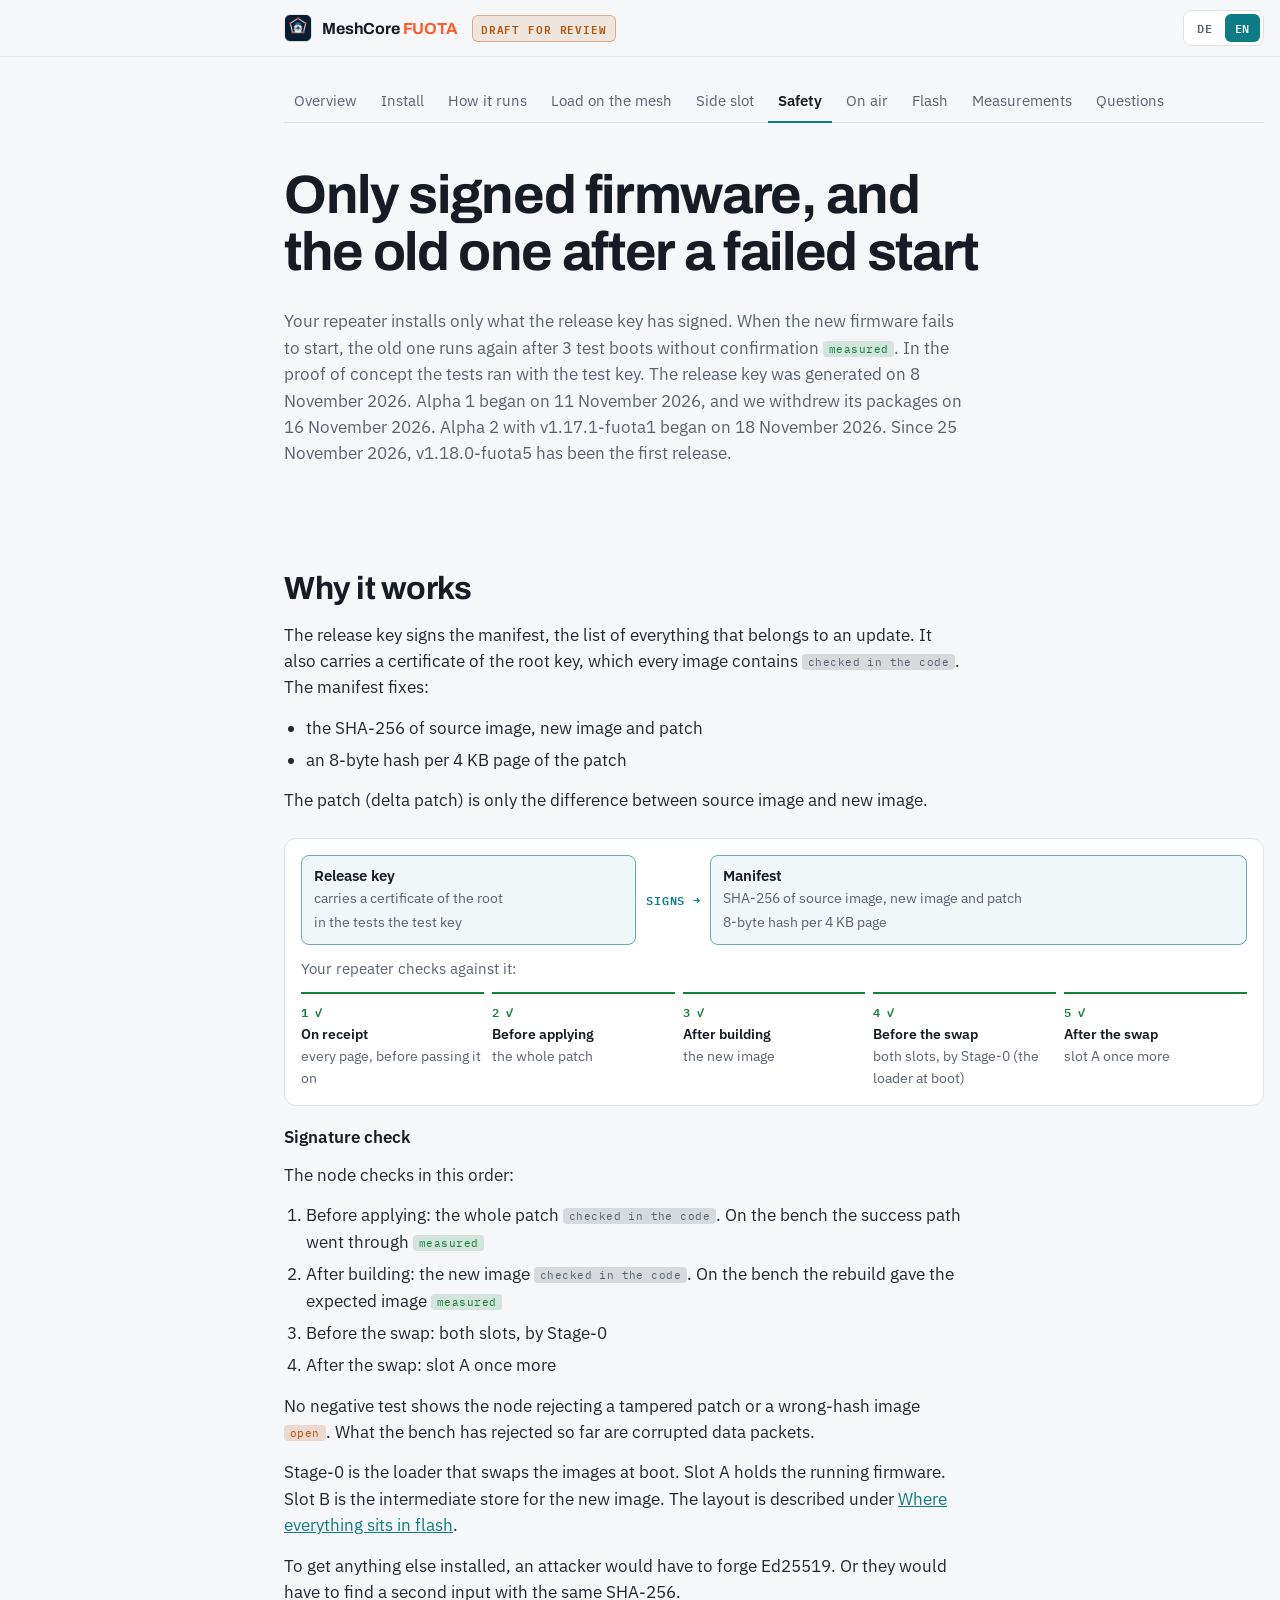
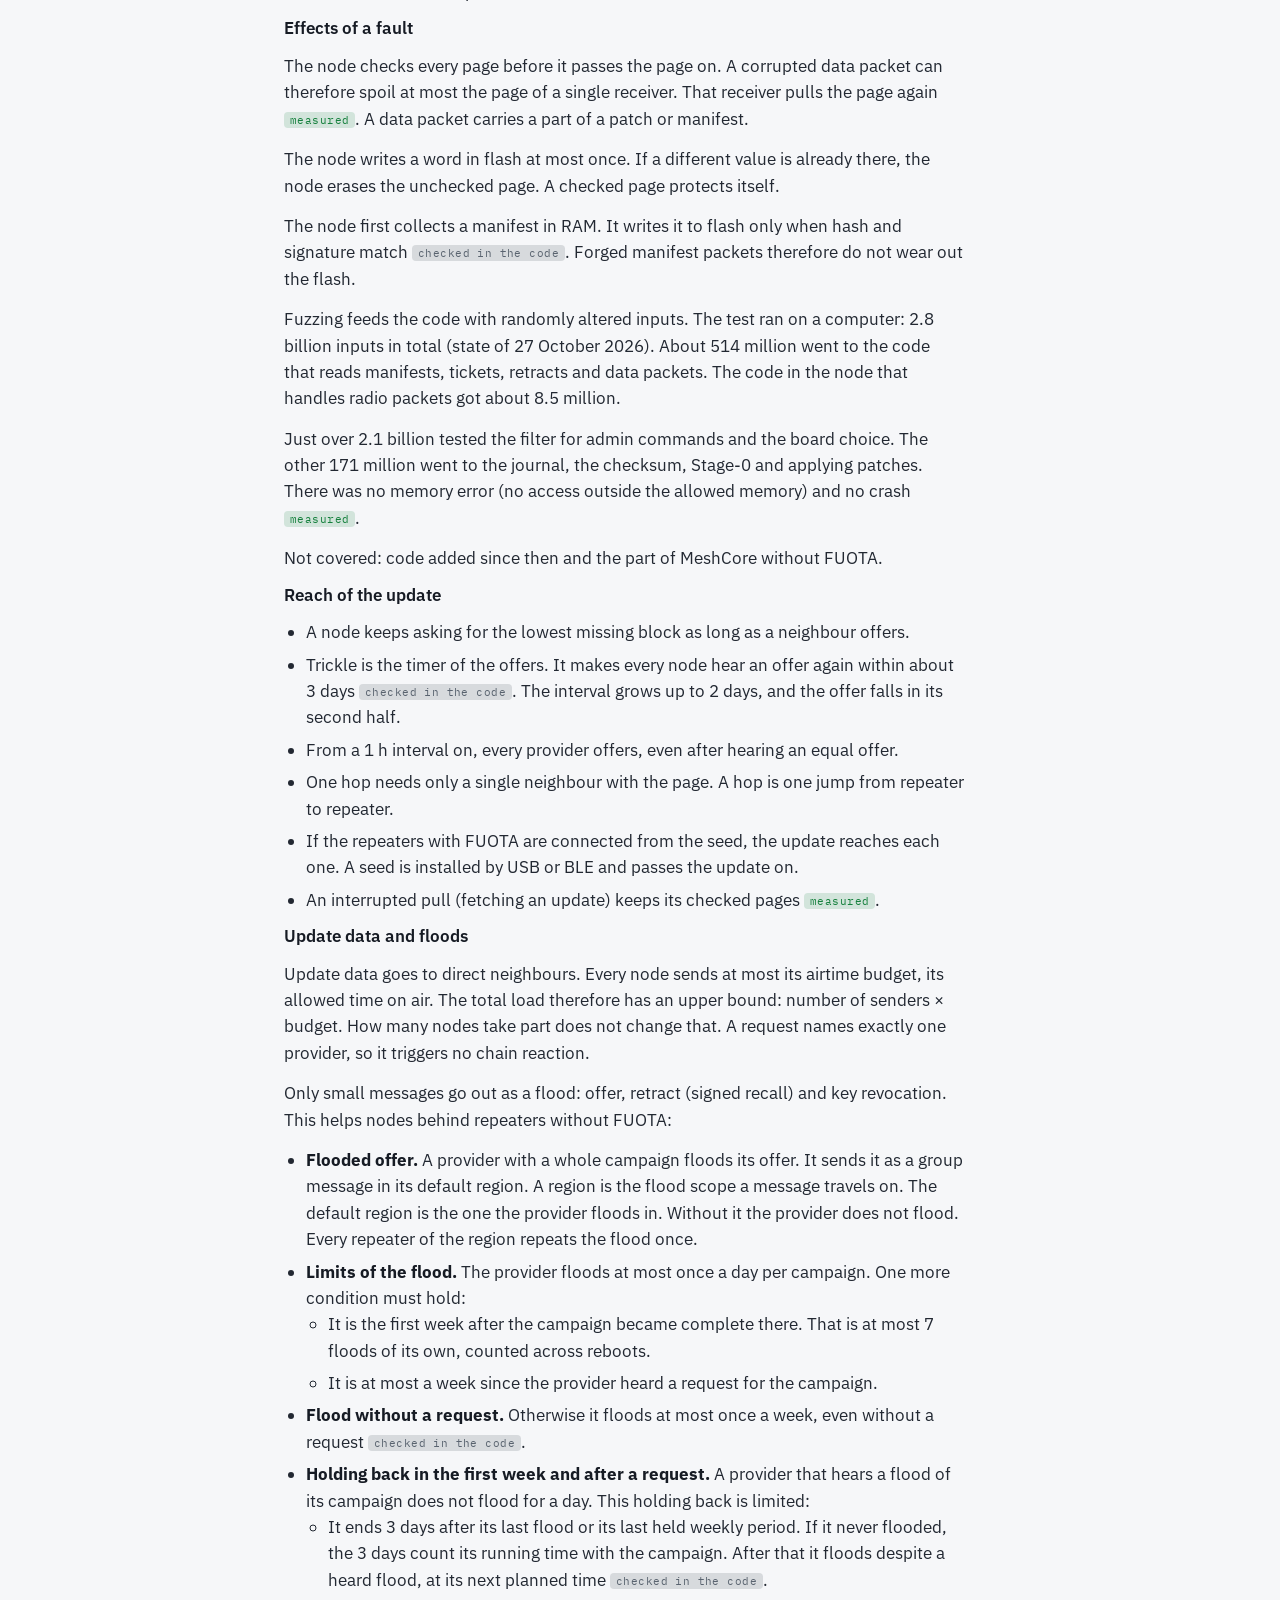
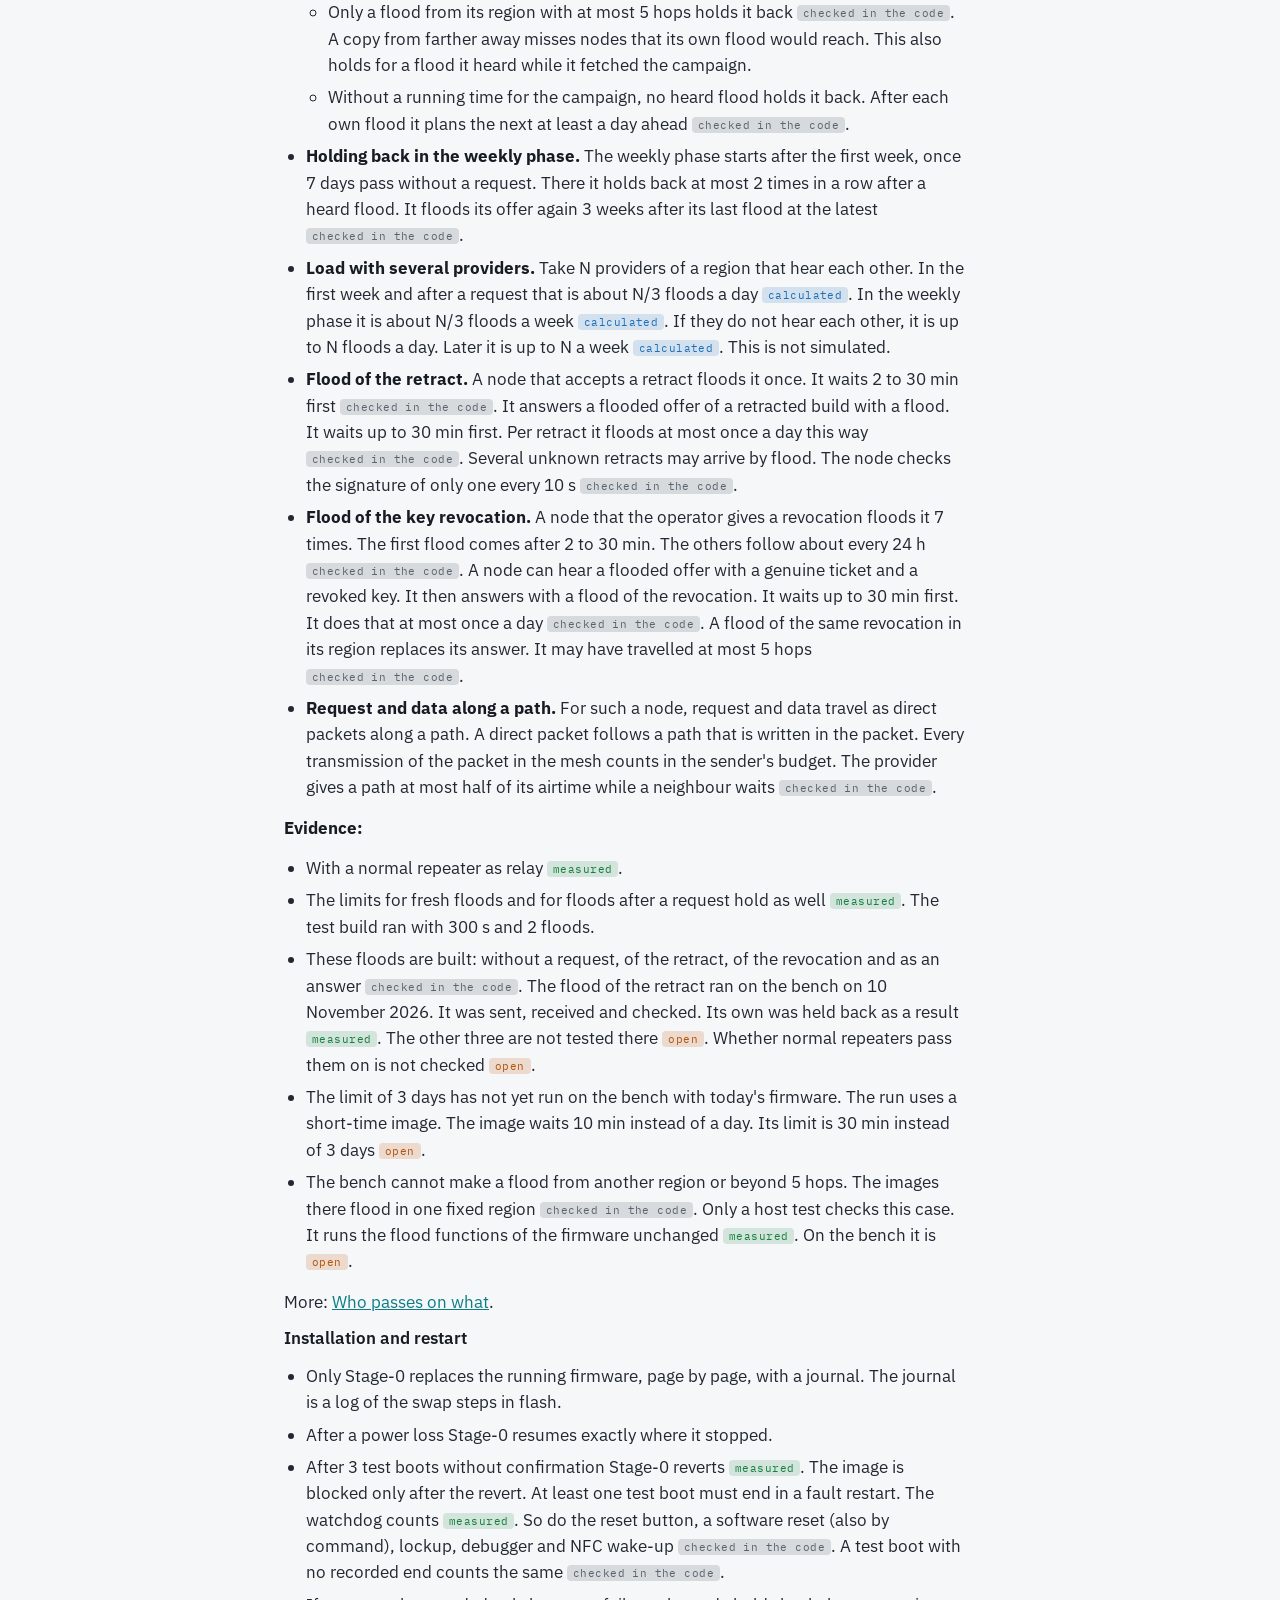
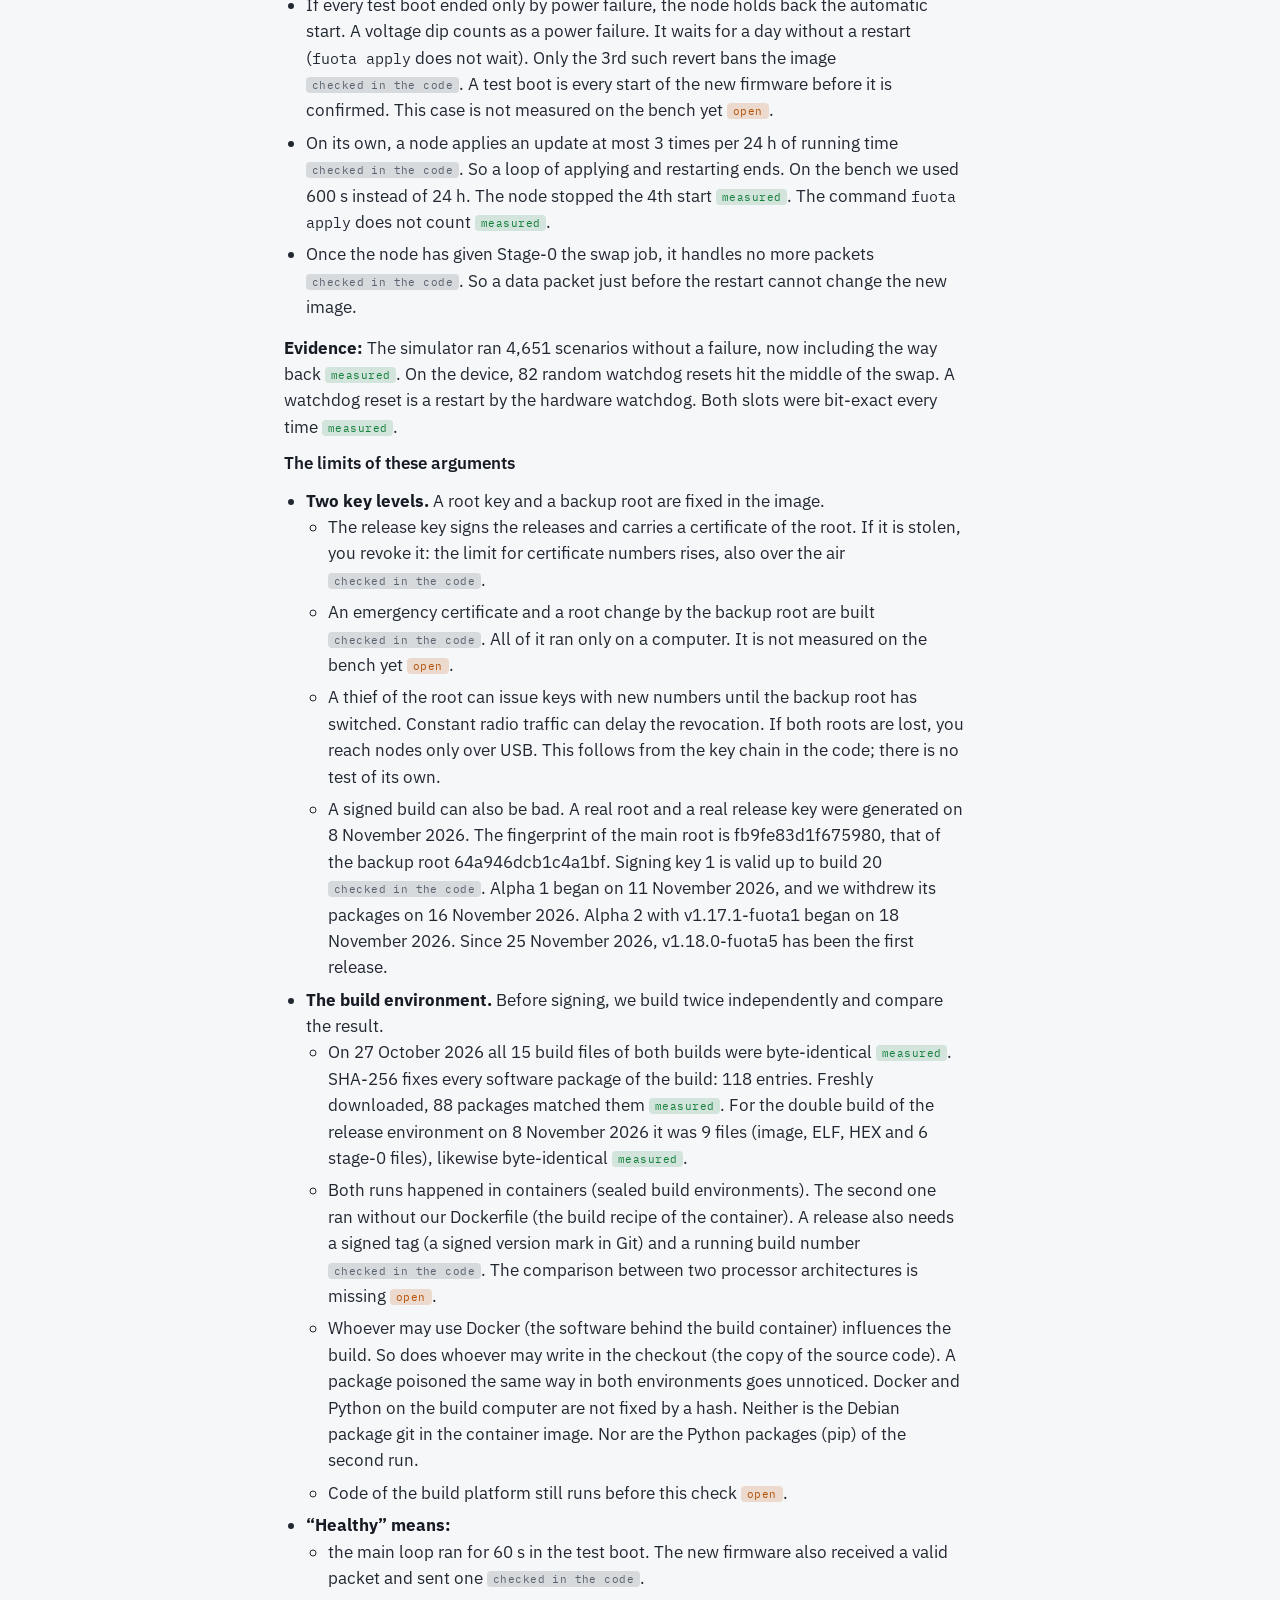
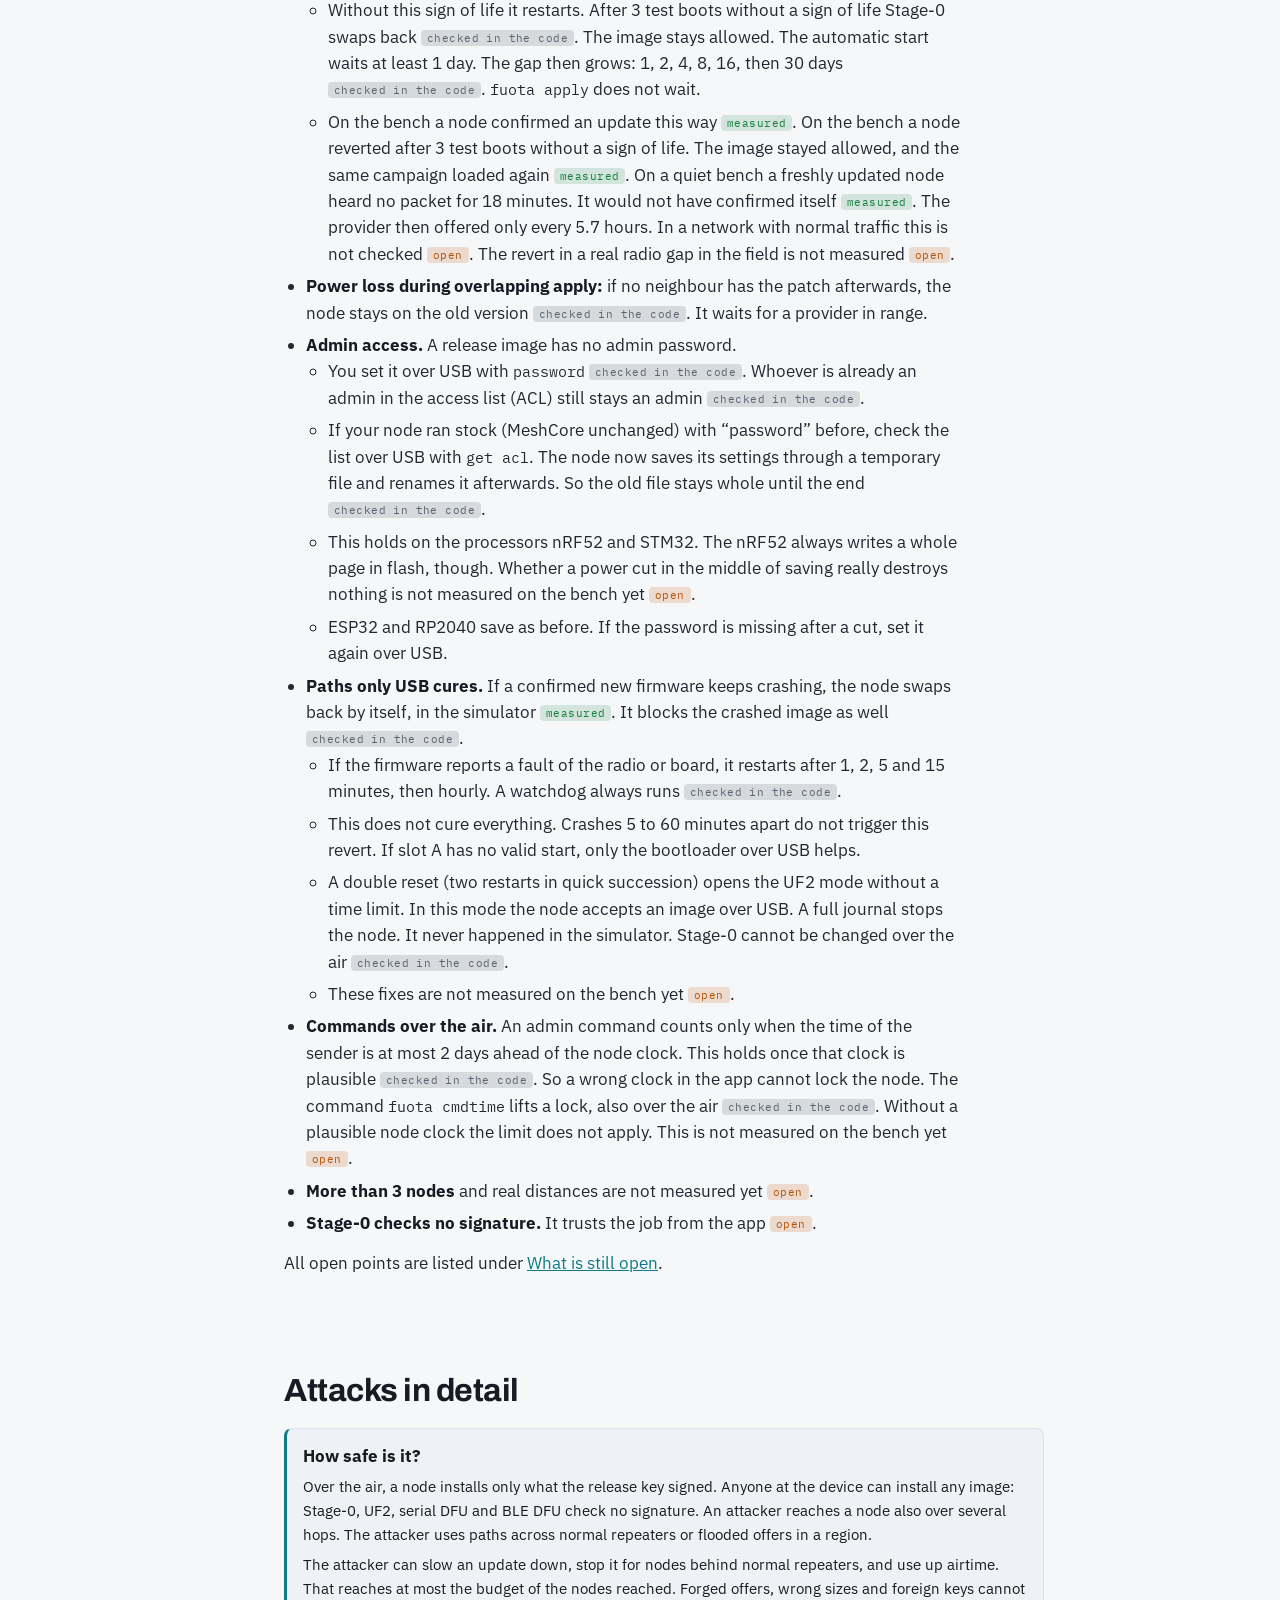
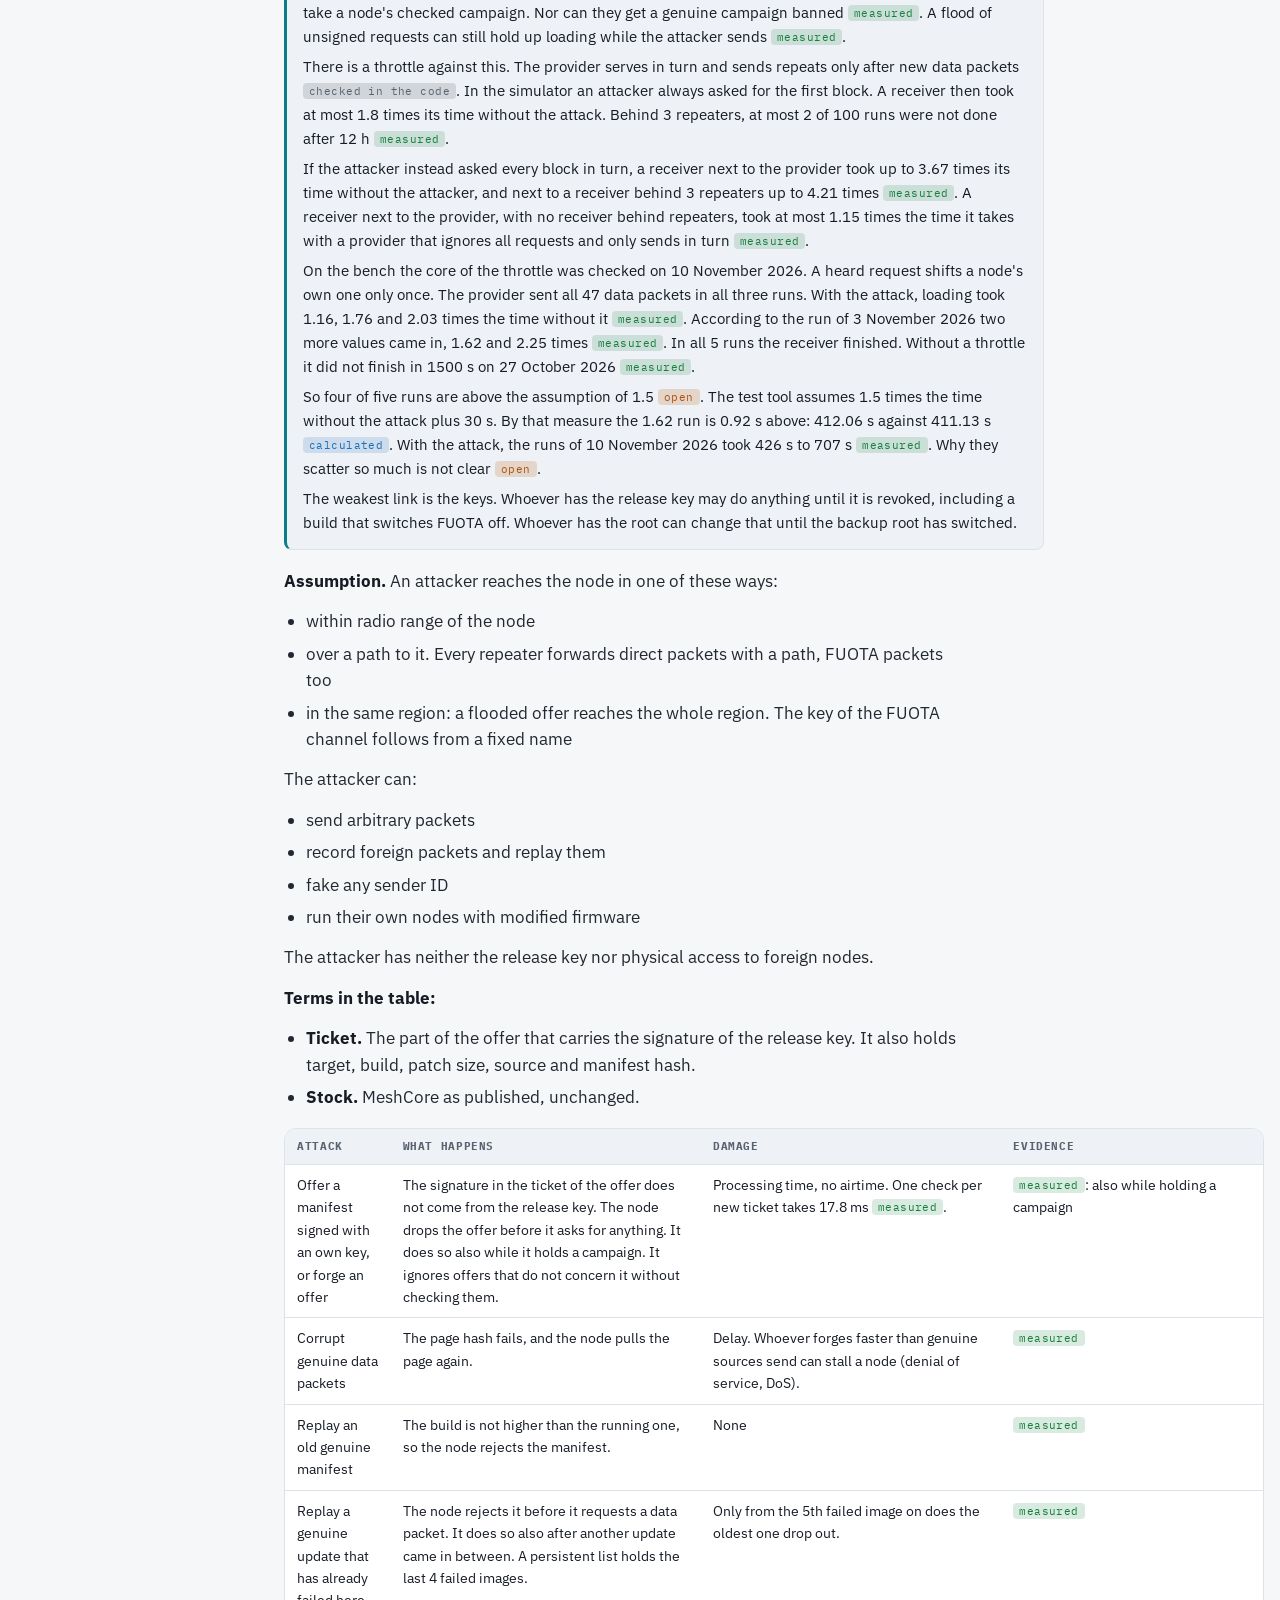
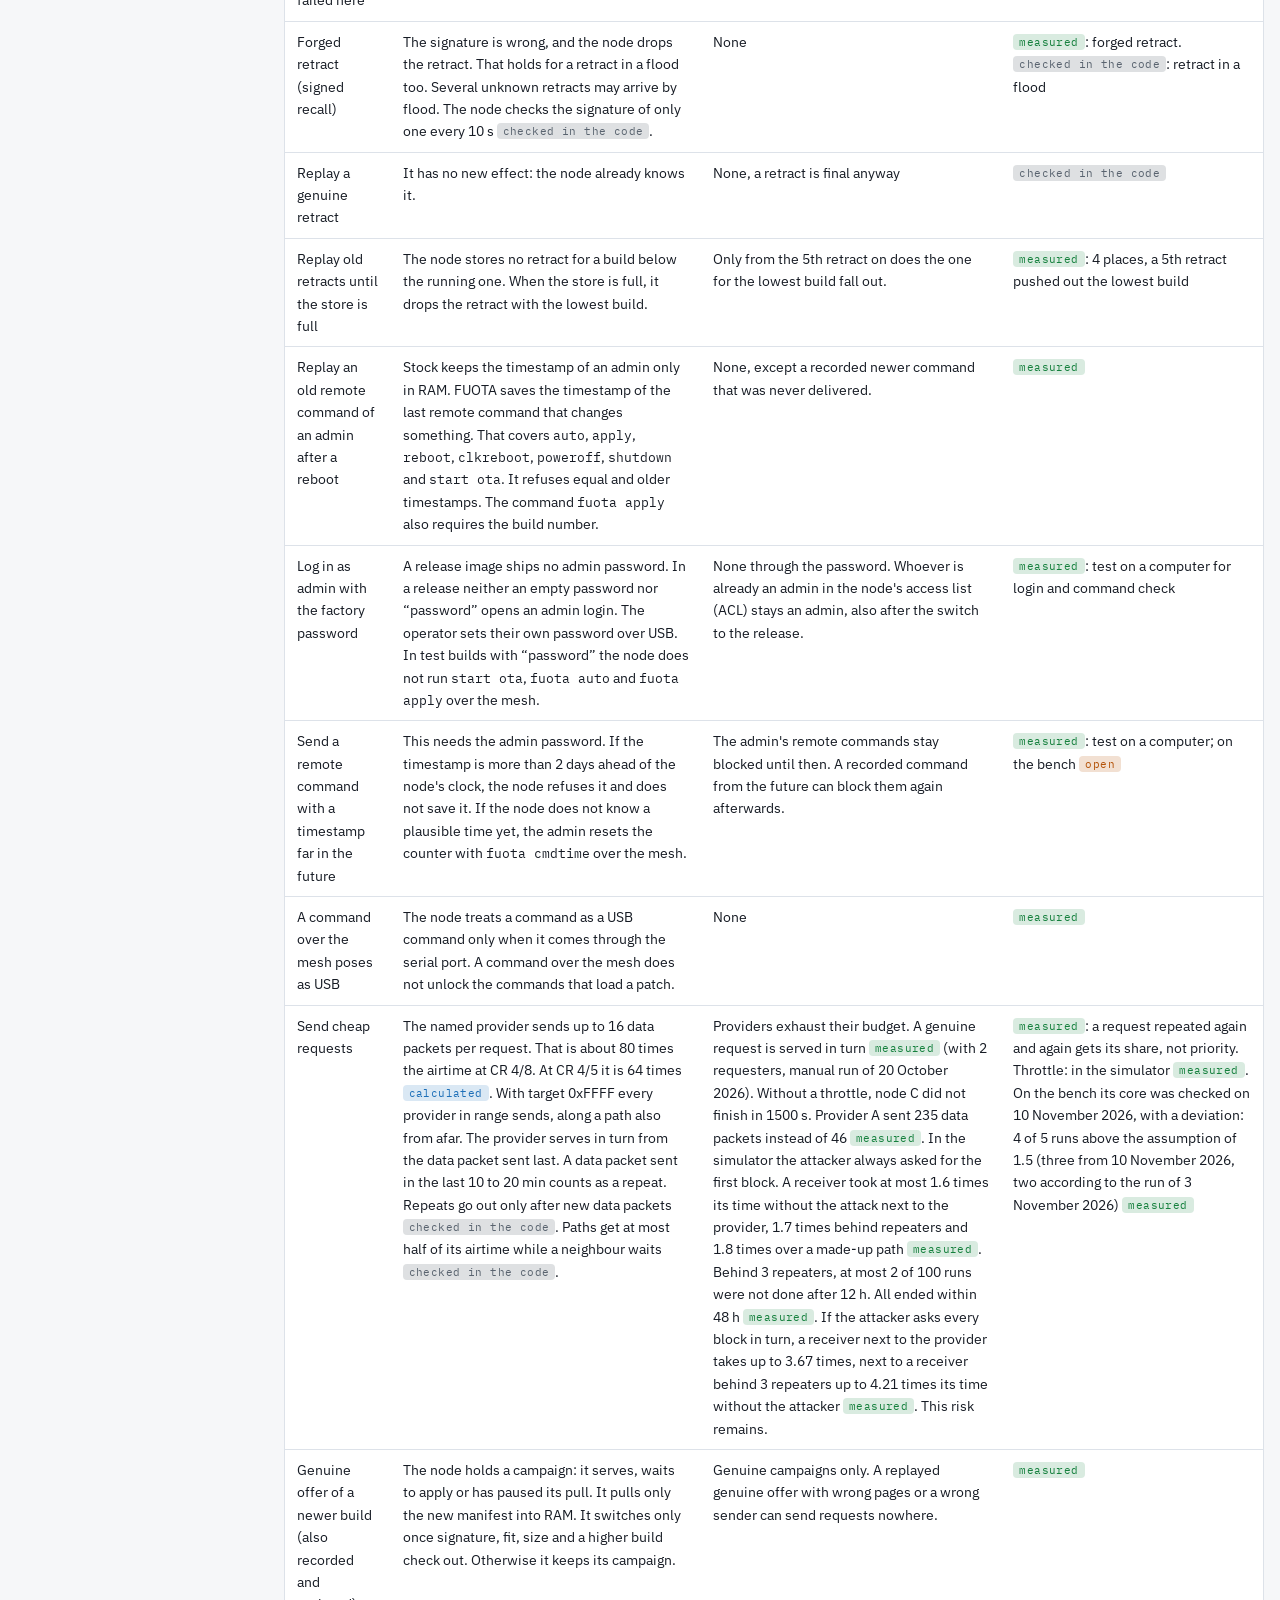
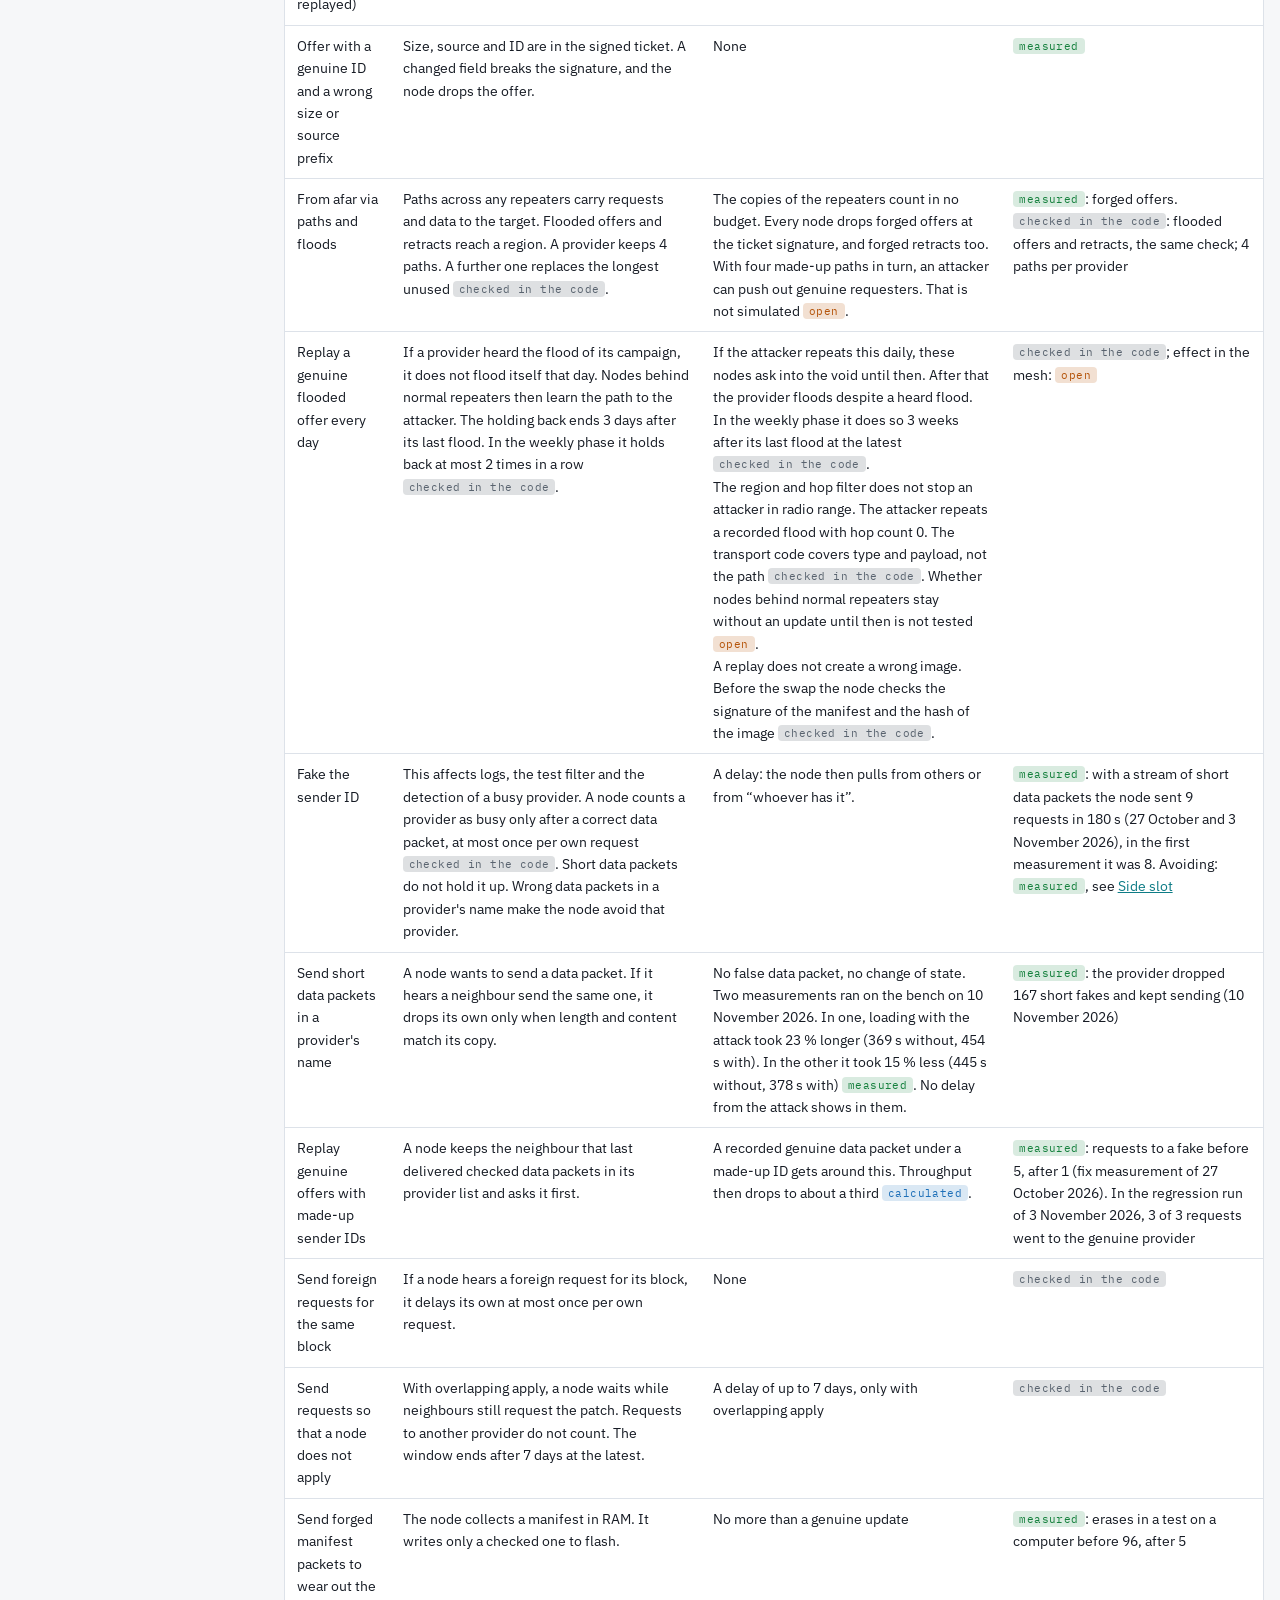
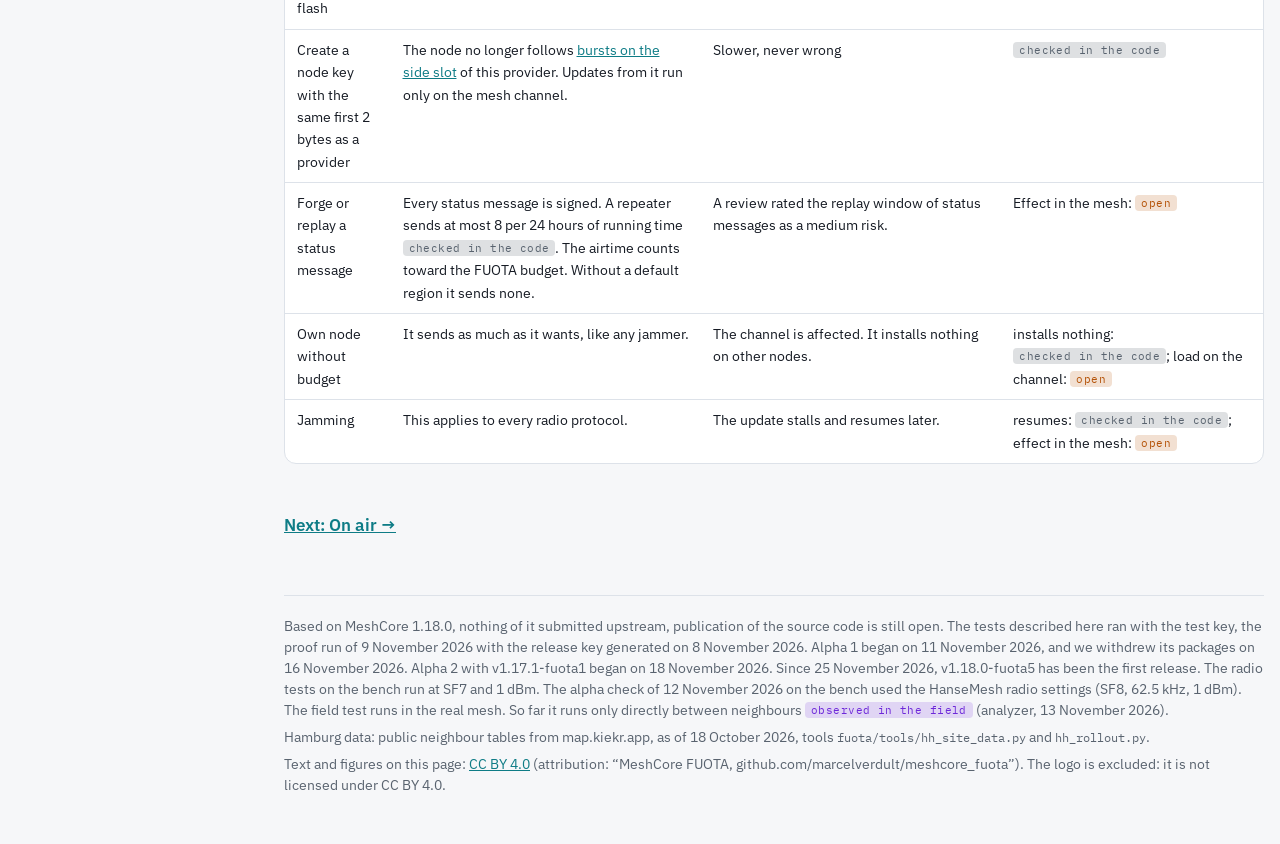
<file: sicherheit.html>
<!doctype html>
<html lang="de" data-lang="de">
<head>
<meta charset="utf-8">
<meta name="viewport" content="width=device-width,initial-scale=1,viewport-fit=cover">
<title>Sicherheit · MeshCore FUOTA</title>
<meta name="description" content="MeshCore FUOTA: firmware updates over LoRa for MeshCore repeaters, design for review (DE/EN)">
<meta property="og:title" content="Sicherheit · MeshCore FUOTA">
<meta property="og:description" content="Firmware updates over LoRa for MeshCore repeaters, design for review (DE/EN)">
<meta property="og:image" content="https://marcelverdult.github.io/meshcore_fuota/logo/logo-dark.png">
<link rel="icon" type="image/png" sizes="16x16" href="logo/favicon-16.png">
<link rel="icon" type="image/png" sizes="32x32" href="logo/favicon-32.png">
<link rel="icon" type="image/png" sizes="48x48" href="logo/favicon-48.png">
<link rel="apple-touch-icon" href="logo/apple-touch-icon.png">
<link rel="preconnect" href="https://fonts.googleapis.com">
<link rel="preconnect" href="https://fonts.gstatic.com" crossorigin>
<link rel="stylesheet" href="https://fonts.googleapis.com/css2?family=Archivo:wght@600;700&family=IBM+Plex+Mono:wght@400;600&family=IBM+Plex+Sans:wght@400;500;600&display=swap">
<link rel="stylesheet" href="assets/site.css">
<script>
(function () {
  // before the first paint: forward old section links of the single page, then pick the language
  // (#de / #en, saved choice, else the browser language) so the other language never flashes
  var moved = window.fuotaMoved = {}, h = location.hash.slice(1);
  if (moved[h]) { location.replace(moved[h] + "#" + h); return; }
  var l = (h === "de" || h === "en") ? h : null;
  if (!l) { try { l = localStorage.getItem("fuota-lang"); } catch (e) {} }
  if (l !== "de" && l !== "en") l = (navigator.language || "de").toLowerCase().indexOf("de") === 0 ? "de" : "en";
  document.documentElement.setAttribute("data-lang", l);
  document.documentElement.setAttribute("lang", l);
})();
</script>
</head>
<body class="has-rail" data-title-de="Sicherheit · MeshCore FUOTA" data-title-en="Safety · MeshCore FUOTA">
<div class="bar"><div class="bar-in">
  <a class="mark" href="index.html" aria-label="MeshCore FUOTA"><img src="logo/icon.png" alt="" width="28" height="28"><span>MeshCore <b>FUOTA</b></span></a>
  <span class="chip-draft"><span lang="de">Entwurf zur Prüfung</span><span lang="en">Draft for review</span></span>
  <span class="here" aria-hidden="true"></span>
  <div class="langs" role="group" aria-label="Sprache / language">
    <button type="button" id="btn-de" data-l="de" aria-pressed="true">DE</button>
    <button type="button" id="btn-en" data-l="en" aria-pressed="false">EN</button>
  </div>
</div><div class="progress"></div></div>
<nav class="rail" aria-hidden="true"></nav>
<div class="wrap">
  <nav class="pages" aria-label="Seiten / pages">
    <ul>
      <li><a href="index.html"><span lang="de">Überblick</span><span lang="en">Overview</span></a></li>
      <li><a href="installieren.html"><span lang="de">Installieren</span><span lang="en">Install</span></a></li>
      <li><a href="ablauf.html"><span lang="de">Ablauf</span><span lang="en">How it runs</span></a></li>
      <li><a href="kosten.html"><span lang="de">Last im Mesh</span><span lang="en">Load on the mesh</span></a></li>
      <li><a href="nebenslot.html"><span lang="de">Nebenslot</span><span lang="en">Side slot</span></a></li>
      <li><a href="sicherheit.html" aria-current="page"><span lang="de">Sicherheit</span><span lang="en">Safety</span></a></li>
      <li><a href="funk.html"><span lang="de">Funk</span><span lang="en">On air</span></a></li>
      <li><a href="flash.html"><span lang="de">Flash</span><span lang="en">Flash</span></a></li>
      <li><a href="tests.html"><span lang="de">Messungen</span><span lang="en">Measurements</span></a></li>
      <li><a href="fragen.html"><span lang="de">Fragen</span><span lang="en">Questions</span></a></li>
    </ul>
  </nav>
  <main>
<header class="hero">
    <div lang="de">
      <h1>Nur signierte Firmware, und bei Startproblemen die alte</h1>
      <p class="lede">Dein Repeater installiert nur, was der Release-Schlüssel signiert hat. Startet die neue Firmware
        nicht, läuft nach 3 Probestarts (Startversuchen) ohne Bestätigung wieder die alte <span class="m meas">gemessen</span>. Im Proof of Concept
        liefen die Tests mit dem Test-Schlüssel. Der Release-Schlüssel wurde am 8. November 2026 erzeugt. Alpha 1 begann am 11. November 2026, wir haben seine Pakete am 16. November 2026 zurückgezogen. Alpha 2 mit v1.17.1-fuota1 begann am 18. November 2026. Seit dem 25. November 2026 ist v1.18.0-fuota5 das erste Release.</p>
    </div>
    <div lang="en">
      <h1>Only signed firmware, and the old one after a failed start</h1>
      <p class="lede">Your repeater installs only what the release key has signed. When the new firmware fails
        to start, the old one runs again after 3 test boots without confirmation <span class="m meas">measured</span>. In the proof of concept the
        tests ran with the test key. The release key was generated on 8 November 2026. Alpha 1 began on 11 November 2026, and we withdrew its packages on 16 November 2026. Alpha 2 with v1.17.1-fuota1 began on 18 November 2026. Since 25 November 2026, v1.18.0-fuota5 has been the first release.</p>
    </div>
  </header>

  <section id="warum">
    <div lang="de" class="prose">
      <h2>Warum es funktioniert</h2>
      <p>Der Release-Schlüssel signiert das Manifest, die Liste dessen, was zu einem Update gehört. Dazu trägt er ein
        Zertifikat des Wurzel-Schlüssels, den jedes Image fest enthält <span class="m code">im Code geprüft</span>. Das Manifest legt
        fest:</p>
      <ul>
        <li>SHA-256 von Quell-Image, neuem Image und Patch</li>
        <li>einen 8-Byte-Hash je 4-KB-Seite des Patches</li>
      </ul>
      <p>Der Patch (Delta-Patch) ist nur der Unterschied zwischen Quell-Image und neuem Image.</p>
    </div>
    <div lang="en" class="prose">
      <h2>Why it works</h2>
      <p>The release key signs the manifest, the list of everything that belongs to an update. It also carries a
        certificate of the root key, which every image contains <span class="m code">checked in the code</span>. The manifest fixes:</p>
      <ul>
        <li>the SHA-256 of source image, new image and patch</li>
        <li>an 8-byte hash per 4 KB page of the patch</li>
      </ul>
      <p>The patch (delta patch) is only the difference between source image and new image.</p>
    </div>

    <figure class="cfig" lang="de" aria-label="Prüfkette">
      <div class="cf-top">
        <div class="cf-box"><b>Release-Schlüssel</b><span>trägt ein Zertifikat der Wurzel</span><span>in den Tests der Test-Schlüssel</span></div>
        <div class="cf-sign" aria-hidden="true">signiert</div>
        <div class="cf-box"><b>Manifest</b><span>SHA-256 von Quell-Image, neuem Image und Patch</span><span>8-Byte-Hash je 4-KB-Seite</span></div>
      </div>
      <p class="cf-mid">Dein Repeater prüft dagegen:</p>
      <ol class="cf-checks">
        <li><b>Beim Empfang</b><span>jede Seite, bevor er sie weitergibt</span></li>
        <li><b>Vor dem Anwenden</b><span>den ganzen Patch</span></li>
        <li><b>Nach dem Bauen</b><span>das neue Image</span></li>
        <li><b>Vor dem Tausch</b><span>beide Slots, durch Stage-0 (den Loader beim Start)</span></li>
        <li><b>Nach dem Tausch</b><span>Slot A noch einmal</span></li>
      </ol>
    </figure>
    <figure class="cfig" lang="en" aria-label="Chain of checks">
      <div class="cf-top">
        <div class="cf-box"><b>Release key</b><span>carries a certificate of the root</span><span>in the tests the test key</span></div>
        <div class="cf-sign" aria-hidden="true">signs</div>
        <div class="cf-box"><b>Manifest</b><span>SHA-256 of source image, new image and patch</span><span>8-byte hash per 4 KB page</span></div>
      </div>
      <p class="cf-mid">Your repeater checks against it:</p>
      <ol class="cf-checks">
        <li><b>On receipt</b><span>every page, before passing it on</span></li>
        <li><b>Before applying</b><span>the whole patch</span></li>
        <li><b>After building</b><span>the new image</span></li>
        <li><b>Before the swap</b><span>both slots, by Stage-0 (the loader at boot)</span></li>
        <li><b>After the swap</b><span>slot A once more</span></li>
      </ol>
    </figure>


    <div lang="de" class="prose">
      <h3>Signaturprüfung</h3>
      <p>Der Knoten prüft in dieser Reihenfolge:</p>
      <ol>
        <li>Vor dem Anwenden: der ganze Patch <span class="m code">im Code geprüft</span>. Am Testaufbau lief der Erfolgsweg durch <span class="m meas">gemessen</span></li>
        <li>Nach dem Bauen: das neue Image <span class="m code">im Code geprüft</span>. Am Testaufbau ergab der Neuaufbau das erwartete Image <span class="m meas">gemessen</span></li>
        <li>Vor dem Tausch: beide Slots, durch Stage-0</li>
        <li>Nach dem Tausch: Slot A noch einmal</li>
      </ol>
      <p>Dass der Knoten einen manipulierten Patch oder ein Image mit falschem Hash abweist, ist durch keinen Negativtest belegt <span class="m open">offen</span>. Am Testaufbau abgewiesen wurden bisher verfälschte Datenpakete.</p>
      <p>Stage-0 ist der Loader, der beim Start die Images tauscht. Slot A hält die laufende Firmware. Slot B ist das
        Zwischenlager für das neue Image. Das Layout steht unter <a href="flash.html">Wo was im Flash liegt</a>.</p>
      <p>Um anderes zu installieren, müsste ein Angreifer Ed25519 fälschen. Oder er müsste eine zweite Eingabe mit
        gleichem SHA-256 finden.</p>

      <h3>Folgen eines Fehlers</h3>
      <p>Der Knoten prüft jede Seite, bevor er sie weitergibt. Ein verfälschtes Datenpaket verdirbt darum höchstens die
        Seite eines einzelnen Empfängers. Der Empfänger holt sie neu <span class="m meas">gemessen</span>. Ein Datenpaket
        trägt einen Teil von Patch oder Manifest.</p>
      <p>Der Knoten beschreibt ein Wort im Flash höchstens einmal. Steht dort schon ein anderer Wert, löscht der Knoten die
        ungeprüfte Seite. Eine geprüfte Seite schützt sich selbst.</p>
      <p>Ein Manifest sammelt der Knoten zuerst im RAM. In den Flash schreibt er es erst, wenn Hash und Signatur
        stimmen <span class="m code">im Code geprüft</span>. Gefälschte Manifest-Pakete nutzen den Flash so nicht ab.</p>
      <p>Fuzzing füttert den Code mit zufällig veränderten Eingaben. Der Test lief auf dem Rechner mit zusammen 2,8 Milliarden
        Eingaben (Stand 27. Oktober 2026). Rund 514 Millionen gingen an den Code, der Manifeste, Tickets, Widerrufe und Datenpakete einliest.
        Der Code im Knoten, der Funkpakete verarbeitet, bekam rund 8,5 Millionen.</p>
      <p>Gut 2,1 Milliarden prüften den Filter für Admin-Befehle und die Board-Auswahl. Die übrigen 171 Millionen gingen an Journal, Prüfsumme, Stage-0 und das Anwenden von Patches.
        Es gab keinen Speicherfehler, also keinen Zugriff außerhalb des erlaubten Speichers, und keinen Absturz <span class="m meas">gemessen</span>.</p>
      <p>Nicht geprüft sind der Code seit diesem Stand und der Teil von MeshCore ohne FUOTA.</p>

      <h3>Reichweite des Updates</h3>
      <ul>
        <li>Ein Knoten fragt nach dem niedrigsten fehlenden Block, solange ein Nachbar anbietet.</li>
        <li>Trickle, der Zeitgeber der Angebote, lässt jeden Knoten spätestens nach rund 3 Tagen wieder ein Angebot hören <span class="m code">im Code geprüft</span>. Das Intervall wächst bis 2 Tage, das Angebot liegt in seiner zweiten Hälfte.</li>
        <li>Ab 1 h Intervall bietet jeder Anbieter an, auch wenn er ein gleiches gehört hat.</li>
        <li>Ein Hop braucht nur einen einzigen Nachbarn mit der Seite. Ein Hop ist ein Sprung von Repeater zu Repeater.</li>
        <li>Sind alle Repeater mit FUOTA vom Seed aus verbunden, erreicht das Update jeden. Ein Seed ist per USB oder
          BLE installiert und gibt das Update weiter.</li>
        <li>Ein unterbrochener Pull (das Holen eines Updates) behält seine geprüften Seiten
          <span class="m meas">gemessen</span>.</li>
      </ul>

      <h3>Update-Daten und Flut</h3>
      <p>Update-Daten gehen an direkte Nachbarn. Jeder Knoten sendet höchstens sein Airtime-Budget, seine erlaubte
        Sendezeit. Die gesamte Last hat damit eine Obergrenze: Zahl der Sender × Budget. Wie viele Knoten mitmachen,
        ändert daran nichts. Eine Anfrage nennt genau einen Anbieter und löst keine Kettenreaktion aus.</p>
      <p>Nur kleine Nachrichten gehen als Flut raus: Angebot, Retract (signierter Rückruf) und Schlüssel-Widerruf. Das hilft Knoten hinter Repeatern ohne FUOTA:</p>
      <ul>
        <li><b>Flut-Angebot.</b> Ein Anbieter mit einer ganzen Kampagne flutet sein Angebot als Gruppen-Nachricht in seiner
          Standard-Region. Eine Region ist der Flood-Scope, auf dem eine Nachricht läuft. Die Standard-Region ist die,
          in der er flutet. Ohne sie flutet er nicht. Jeder Repeater der Region sendet die Flut einmal weiter.</li>
        <li><b>Grenzen der Flut.</b> Er flutet höchstens einmal am Tag je Kampagne. Dazu muss eines zutreffen:
          <ul>
            <li>Es ist die erste Woche, nachdem die Kampagne bei ihm vollständig ist. Das sind höchstens 7 eigene
              Fluten, über Neustarts gezählt.</li>
            <li>Es ist höchstens eine Woche her, dass er eine Anfrage nach der Kampagne gehört hat.</li>
          </ul></li>
        <li><b>Flut ohne Anfrage.</b> Sonst flutet er höchstens einmal je Woche, auch ohne Anfrage <span class="m code">im Code geprüft</span>.</li>
        <li><b>Zurückhalten in der ersten Woche und nach einer Anfrage.</b> Hört ein Anbieter eine Flut seiner Kampagne, flutet er einen Tag lang nicht selbst. Dieses Zurückhalten ist begrenzt:
          <ul>
            <li>Es endet 3 Tage nach seiner letzten Flut oder der letzten zurückgehaltenen Wochenperiode. Hat er noch nie geflutet, zählen die 3 Tage seine Laufzeit mit der Kampagne. Danach flutet er trotz gehörter Flut, sobald sein nächster Termin kommt <span class="m code">im Code geprüft</span>.</li>
            <li>Nur eine Flut aus seiner Region mit höchstens 5 Hops hält ihn zurück <span class="m code">im Code geprüft</span>. Eine Kopie von weiter her erreicht nicht die Knoten, die seine Flut erreichen würde. Das gilt auch für eine Flut, die er hörte, während er die Kampagne holte.</li>
            <li>Läuft seine Laufzeit mit der Kampagne nicht, hält ihn keine gehörte Flut zurück. Nach jeder eigenen Flut plant er die nächste frühestens in einem Tag <span class="m code">im Code geprüft</span>.</li>
          </ul></li>
        <li><b>Zurückhalten in der Wochenphase.</b> Die Wochenphase beginnt nach der ersten Woche, sobald 7 Tage ohne Anfrage vergehen. Hört er dort eine Flut seiner Kampagne, hält er sich höchstens 2-mal hintereinander zurück. Er flutet sein Angebot spätestens 3 Wochen nach seiner letzten Flut wieder <span class="m code">im Code geprüft</span>.</li>
        <li><b>Last bei mehreren Anbietern.</b> Hören sich alle N Anbieter einer Region, sind das etwa N/3 Fluten am Tag. Das gilt in der ersten Woche und nach einer Anfrage <span class="m calc">berechnet</span>. In der Wochenphase sind es etwa N/3 Fluten je Woche <span class="m calc">berechnet</span>. Hören sie sich nicht, sind es bis zu N Fluten am Tag. Später sind es bis zu N je Woche <span class="m calc">berechnet</span>. Das ist nicht simuliert.</li>
        <li><b>Flut des Retracts.</b> Ein Knoten, der einen Retract annimmt, flutet ihn einmal. Vorher wartet er 2 bis 30 min <span class="m code">im Code geprüft</span>. Auf ein geflutetes Angebot eines zurückgezogenen Builds antwortet er mit einer Flut. Vorher wartet er bis zu 30 min. Je Retract flutet er so höchstens einmal am Tag <span class="m code">im Code geprüft</span>. Per Flut können mehrere Retracts ankommen, die der Knoten nicht kennt. Er prüft die Signatur nur eines davon je 10 s <span class="m code">im Code geprüft</span>.</li>
        <li><b>Flut des Schlüssel-Widerrufs.</b> Ein Knoten, dem der Betreiber einen Widerruf eingibt, flutet ihn 7-mal. Die erste Flut kommt nach 2 bis 30 min. Die weiteren folgen etwa alle 24 h <span class="m code">im Code geprüft</span>. Ein Knoten kann ein geflutetes Angebot mit echtem Ticket und widerrufenem Schlüssel hören. Dann antwortet er mit einer Flut des Widerrufs. Vorher wartet er bis zu 30 min. Er tut das höchstens einmal am Tag <span class="m code">im Code geprüft</span>. Eine Flut desselben Widerrufs in seiner Region ersetzt seine Antwort. Sie darf höchstens 5 Hops weit gekommen sein <span class="m code">im Code geprüft</span>.</li>
        <li><b>Anfrage und Daten per Pfad.</b> Für einen solchen Knoten laufen Anfrage und Daten als Direct-Pakete
          entlang eines Pfads. Ein Direct-Paket folgt einem Pfad, der im Paket steht. Sie zählen im Budget des
          Senders so oft, wie das Paket im Mesh gesendet wird. Der Anbieter gibt einem Pfad höchstens die Hälfte seiner Airtime, wenn ein Nachbar wartet <span class="m code">im Code geprüft</span>.</li>
      </ul>
      <p><b>Beleg:</b></p>
      <ul>
        <li>Mit einem normalen Repeater als Relais <span class="m meas">gemessen</span>.</li>
        <li>Auch die Grenzen für frische Fluten und für Fluten nach einer Anfrage
          <span class="m meas">gemessen</span>. Der Test-Build lief mit 300 s und 2 Fluten.</li>
        <li>Diese Fluten sind gebaut: ohne Anfrage, von Retract, von Widerruf und als Antwort <span class="m code">im Code geprüft</span>. Am 10. November 2026 lief am Testaufbau die Flut von Retract. Ein Knoten sendete sie. Ein Nachbar empfing und prüfte sie und unterdrückte darauf seine eigene Flut <span class="m meas">gemessen</span>. Die übrigen drei sind dort nicht getestet <span class="m open">offen</span>. Ob normale Repeater sie weitergeben, ist nicht geprüft <span class="m open">offen</span>.</li>
        <li>Die Grenze von 3 Tagen lief am Testaufbau mit der heutigen Firmware noch nicht. Der Lauf nimmt ein Kurzzeit-Image. Das Image wartet 10 min statt 1 Tag. Die Grenze liegt bei 30 min statt 3 Tagen <span class="m open">offen</span>.</li>
        <li>Am Testaufbau lässt sich keine Flut aus einer anderen Region oder über 5 Hops erzeugen. Die Images dort fluten fest in einer Region <span class="m code">im Code geprüft</span>. Diesen Fall prüft nur ein Rechner-Test, der die Flut-Funktionen der Firmware unverändert ausführt <span class="m meas">gemessen</span>. Am Testaufbau ist er <span class="m open">offen</span>.</li>
      </ul>
      <p>Mehr dazu: <a href="funk.html#weiter">Wer was weitergibt</a>.</p>

      <h3>Installation und Neustart</h3>
      <ul>
        <li>Nur Stage-0 ersetzt die laufende Firmware, Seite für Seite, mit Journal. Das Journal ist ein Protokoll der
          Tauschschritte im Flash.</li>
        <li>Nach einem Stromausfall setzt Stage-0 genau dort fort.</li>
        <li>Nach 3 Probestarts ohne Bestätigung tauscht Stage-0 zurück (Rückfall)
          <span class="m meas">gemessen</span>. Gesperrt wird das Image erst nach dem Rückfall. Dafür muss mindestens ein Probestart mit einem Fehler-Neustart enden. Der Watchdog zählt <span class="m meas">gemessen</span>. Ebenso zählen Reset-Taste, Software-Reset (auch per Befehl), Lockup, Debugger und NFC-Wecken <span class="m code">im Code geprüft</span>. Ein Probestart ohne erfasstes Ende zählt auch so <span class="m code">im Code geprüft</span>.</li>
        <li>Endeten alle Probestarts nur durch Stromausfall, hält der Knoten den automatischen Start zurück. Ein Spannungseinbruch zählt als Stromausfall. Er wartet, bis er einen Tag ohne Neustart lief (<code>fuota apply</code> wartet nicht). Erst der 3. solche Rückfall sperrt das Image <span class="m code">im Code geprüft</span>. Ein
          Probestart ist jeder Start der neuen Firmware, bevor sie bestätigt ist. Am Testaufbau ist dieser Fall noch nicht gemessen <span class="m open">offen</span>.</li>
        <li>Von selbst wendet ein Knoten ein Update höchstens 3-mal je 24 h Laufzeit an <span class="m code">im Code geprüft</span>. So endet eine
          Schleife aus Anwenden und Neustart. Am Testaufbau galten 600 s statt 24 h. Den 4. Start hielt der Knoten an
          <span class="m meas">gemessen</span>. Der Befehl <code>fuota apply</code> zählt nicht mit <span class="m meas">gemessen</span>.</li>
        <li>Hat der Knoten Stage-0 den Tausch-Auftrag gegeben, verarbeitet er keine Pakete mehr <span class="m code">im Code geprüft</span>. Ein Datenpaket
          kurz vor dem Neustart ändert das neue Image so nicht.</li>
      </ul>
      <p><b>Beleg:</b> Im Simulator liefen 4.651 Szenarien, alle ohne Fehler, jetzt auch mit dem Weg zurück <span class="m meas">gemessen</span>. Am Gerät kamen 82 zufällige Watchdog-Resets mitten im
        Tausch. Ein Watchdog-Reset ist ein Neustart durch den Hardware-Watchdog. Beide Slots waren jedes Mal bitgenau
        <span class="m meas">gemessen</span>.</p>

      <h3>Die Grenzen dieser Argumente</h3>
      <ul>
        <li><b>Zwei Schlüsselebenen.</b> Ein Wurzel-Schlüssel und eine Ersatz-Wurzel stehen fest im Image.
          <ul>
            <li>Der
          Release-Schlüssel signiert die Releases und trägt ein Zertifikat der Wurzel. Wird er gestohlen, widerrufst du ihn: Die Grenze für Zertifikat-Nummern steigt, auch über Funk <span class="m code">im Code geprüft</span>.</li>
            <li>Ein Notfall-Zertifikat
          und ein Wurzelwechsel durch die Ersatz-Wurzel sind gebaut <span class="m code">im Code geprüft</span>. Alles lief nur am Rechner. Am Testaufbau ist es noch nicht gemessen
          <span class="m open">offen</span>. Ein Dieb der Wurzel kann Schlüssel mit neuen Nummern ausstellen, bis die Ersatz-Wurzel gewechselt hat.</li>
            <li>Dauerfunk
          (ständiger Funkverkehr) kann den Widerruf verzögern. Gehen beide Wurzeln verloren, erreichst du Knoten nur noch per USB. Das folgt aus der Schlüsselkette im Code, ein eigener Test fehlt. Auch ein signierter Build kann schlecht sein. Eine echte Wurzel und ein echter Release-Schlüssel wurden am 8. November 2026 erzeugt (Fingerabdruck der Hauptwurzel fb9fe83d1f675980, der Ersatzwurzel 64a946dcb1c4a1bf, Signierschlüssel 1 gültig bis Build 20) <span class="m code">im Code geprüft</span>. Alpha 1 begann am 11. November 2026, wir haben seine Pakete am 16. November 2026 zurückgezogen. Alpha 2 mit v1.17.1-fuota1 begann am 18. November 2026. Seit dem 25. November 2026 ist v1.18.0-fuota5 das erste Release.</li>
          </ul></li>
        <li><b>Die Build-Umgebung.</b> Vor dem Signieren bauen wir zweimal unabhängig und vergleichen das Ergebnis.
          <ul>
            <li>Am 27. Oktober 2026
          waren alle 15 Build-Dateien beider Builds byte-gleich <span class="m meas">gemessen</span>. SHA-256 legt jedes Software-Paket des Builds fest: 118 Einträge, und 88 frisch geladene
          Pakete stimmten mit ihnen überein <span class="m meas">gemessen</span>. Beim Doppelbau der Release-Umgebung vom 8. November 2026 waren es 9 Dateien (Image, ELF, HEX und 6 Stage-0-Dateien), ebenfalls byte-gleich <span class="m meas">gemessen</span>.</li>
            <li>Beide Läufe liefen in Containern (abgeschotteten Bauumgebungen). Der zweite lief aber ohne unser Dockerfile (die Bauanleitung des Containers). Ein Release braucht außerdem ein signiertes Tag (eine signierte Versionsmarke in Git) und eine fortlaufende Build-Nummer
          <span class="m code">im Code geprüft</span>. Der Vergleich zwischen zwei Prozessor-Architekturen fehlt <span class="m open">offen</span>.</li>
            <li>Wer Docker (die Software für den Build-Container) nutzen oder im Checkout (der Kopie des Quellcodes) schreiben darf, beeinflusst den Build. Ein Paket, das in beiden Umgebungen gleich vergiftet ist, fällt nicht auf. Docker und Python auf dem Bau-Rechner sowie das Debian-Paket git im Container-Abbild sind nicht per Hash festgelegt. Ebenso die Python-Pakete (pip) des zweiten Laufs.</li>
            <li>Code der Build-Plattform läuft aber schon vor dieser Prüfung <span class="m open">offen</span>.</li>
          </ul></li>
        <li><b>„Gesund“ heißt:</b>
          <ul>
            <li>Die Hauptschleife lief im Probestart 60 s. Dazu hat die neue Firmware ein gültiges Paket empfangen und eines gesendet <span class="m code">im Code geprüft</span>.</li>
            <li>Fehlt dieses Lebenszeichen, startet sie neu. Nach 3 Probestarts ohne Lebenszeichen tauscht Stage-0 zurück <span class="m code">im Code geprüft</span>. Das Image bleibt erlaubt. Der automatische Start folgt frühestens nach 1 Tag, mit wachsendem Abstand (1, 2, 4, 8, 16, dann 30 Tage) <span class="m code">im Code geprüft</span>. <code>fuota apply</code> wartet nicht.</li>
            <li>Am Testaufbau bestätigte ein Knoten so ein Update <span class="m meas">gemessen</span>. Am Testaufbau fiel ein Knoten ohne Lebenszeichen nach 3 Probestarts zurück. Das Image blieb erlaubt, dieselbe Kampagne ließ sich neu laden <span class="m meas">gemessen</span>. Am stillen Testaufbau hörte ein frisch aktualisierter Knoten 18 Minuten lang kein Paket. Er hätte sich nicht selbst bestätigt <span class="m meas">gemessen</span>. Der Anbieter bot nur noch alle 5,7 Stunden an. In einem Netz mit normalem Verkehr ist das nicht geprüft <span class="m open">offen</span>. Der Rückfall bei einer echten Funklücke im Feld ist nicht gemessen <span class="m open">offen</span>.</li>
          </ul></li>
        <li><b>Stromausfall beim überlappenden Anwenden:</b> Hat danach kein Nachbar den Patch, bleibt der Knoten auf
          der alten Version <span class="m code">im Code geprüft</span>. Er wartet auf einen Anbieter in Reichweite.</li>
        <li><b>Admin-Zugang.</b> Ein Release-Image hat kein Admin-Passwort.
          <ul>
            <li>Du setzt es per USB mit <code>password</code>
          <span class="m code">im Code geprüft</span>. Wer schon als Admin in der Zugriffsliste (ACL) steht, bleibt aber Admin <span class="m code">im Code geprüft</span>.</li>
            <li>Lief dein Knoten vorher mit
          Stock (MeshCore unverändert) und „password“, prüfe die Liste per USB mit <code>get acl</code>. Der Knoten speichert die
          Einstellungen jetzt über eine Temp-Datei (eine Zwischendatei) und benennt sie danach um. So bleibt die alte Datei bis zum Schluss ganz <span class="m code">im Code geprüft</span>.</li>
            <li>Das gilt auf den Prozessoren nRF52 und STM32. Der nRF52 schreibt im Flash aber immer eine ganze Seite. Ob ein Stromausfall mitten im Speichern wirklich nichts zerstört, ist am Testaufbau noch nicht gemessen
          <span class="m open">offen</span>.</li>
            <li>ESP32 und RP2040 speichern wie bisher. Fehlt das Passwort nach einem Ausfall, setzt du es per USB neu.</li>
          </ul></li>
        <li><b>Wege, die nur USB heilt.</b> Stürzt eine bestätigte neue Firmware immer wieder ab, tauscht der Knoten von selbst zurück, im Simulator
          <span class="m meas">gemessen</span>. Das abgestürzte Image sperrt er dabei <span class="m code">im Code geprüft</span>.
          <ul>
            <li>Meldet die Firmware einen Fehler an Funk oder Board, startet sie nach 1, 2, 5 und 15 Minuten neu, danach stündlich. Ein Watchdog läuft immer
          <span class="m code">im Code geprüft</span>.</li>
            <li>Das heilt nicht alles. Abstürze im Abstand von 5 bis 60 Minuten lösen diesen Rückfall nicht aus. Hat Slot A keinen gültigen Start, hilft nur der Bootloader per USB.</li>
            <li>Ein Doppel-Reset (zwei Neustarts kurz nacheinander) öffnet den UF2-Modus ohne Zeitlimit. In diesem Modus nimmt der Knoten per USB ein Image an. Ein volles Journal stoppt den Knoten. Im Simulator trat das nie auf. Stage-0 lässt sich über Funk nicht ändern <span class="m code">im Code geprüft</span>.</li>
            <li>Am Testaufbau sind diese Fixes noch nicht gemessen <span class="m open">offen</span>.</li>
          </ul></li>
        <li><b>Befehle über Funk.</b> Ein Admin-Befehl zählt nur, wenn die Zeit des Absenders höchstens 2 Tage nach der Knotenuhr liegt. Das gilt, sobald die Uhr plausibel ist
          <span class="m code">im Code geprüft</span>. So sperrt eine falsche Uhr in der App den Knoten nicht. Der Befehl <code>fuota cmdtime</code> hebt eine Sperre auf, auch über Funk
          <span class="m code">im Code geprüft</span>. Ohne plausible Knotenuhr greift die Grenze nicht. Am Testaufbau ist das noch nicht gemessen <span class="m open">offen</span>.</li>
        <li><b>Mehr als 3 Knoten</b> und echte Distanzen sind noch nicht gemessen <span class="m open">offen</span>.</li>
        <li><b>Stage-0 prüft keine Signatur.</b> Es vertraut dem Auftrag der App <span class="m open">offen</span>.</li>
      </ul>
      <p>Alle offenen Punkte stehen unter <a href="fragen.html#luecken">Was noch offen ist</a>.</p>
    </div>
    <div lang="en" class="prose">
      <h3>Signature check</h3>
      <p>The node checks in this order:</p>
      <ol>
        <li>Before applying: the whole patch <span class="m code">checked in the code</span>. On the bench the success path went through <span class="m meas">measured</span></li>
        <li>After building: the new image <span class="m code">checked in the code</span>. On the bench the rebuild gave the expected image <span class="m meas">measured</span></li>
        <li>Before the swap: both slots, by Stage-0</li>
        <li>After the swap: slot A once more</li>
      </ol>
      <p>No negative test shows the node rejecting a tampered patch or a wrong-hash image <span class="m open">open</span>. What the bench has rejected so far are corrupted data packets.</p>
      <p>Stage-0 is the loader that swaps the images at boot. Slot A holds the running firmware. Slot B is the
        intermediate store for the new image. The layout is described under
        <a href="flash.html">Where everything sits in flash</a>.</p>
      <p>To get anything else installed, an attacker would have to forge Ed25519. Or they would have to find a second
        input with the same SHA-256.</p>

      <h3>Effects of a fault</h3>
      <p>The node checks every page before it passes the page on. A corrupted data packet can therefore spoil at most the
        page of a single receiver. That receiver pulls the page again <span class="m meas">measured</span>. A data packet
        carries a part of a patch or manifest.</p>
      <p>The node writes a word in flash at most once. If a different value is already there, the node erases the
        unchecked page. A checked page protects itself.</p>
      <p>The node first collects a manifest in RAM. It writes it to flash only when hash and signature match
        <span class="m code">checked in the code</span>. Forged manifest packets therefore do not wear out the flash.</p>
      <p>Fuzzing feeds the code with randomly altered inputs. The test ran on a computer: 2.8 billion inputs in total
        (state of 27 October 2026). About 514 million went to the code that reads manifests, tickets, retracts and data packets.
        The code in the node that handles radio packets got about 8.5 million.</p>
      <p>Just over 2.1 billion tested the filter for admin commands and the board choice. The other 171 million went to the journal, the checksum, Stage-0 and applying patches.
        There was no memory error (no access outside the allowed memory) and no crash <span class="m meas">measured</span>.</p>
      <p>Not covered: code added since then and the part of MeshCore without FUOTA.</p>

      <h3>Reach of the update</h3>
      <ul>
        <li>A node keeps asking for the lowest missing block as long as a neighbour offers.</li>
        <li>Trickle is the timer of the offers. It makes every node hear an offer again within about 3 days <span class="m code">checked in the code</span>. The interval grows up to 2 days, and the offer falls in its second half.</li>
        <li>From a 1 h interval on, every provider offers, even after hearing an equal offer.</li>
        <li>One hop needs only a single neighbour with the page. A hop is one jump from repeater to repeater.</li>
        <li>If the repeaters with FUOTA are connected from the seed, the update reaches each one. A seed is
          installed by USB or BLE and passes the update on.</li>
        <li>An interrupted pull (fetching an update) keeps its checked pages <span class="m meas">measured</span>.</li>
      </ul>

      <h3>Update data and floods</h3>
      <p>Update data goes to direct neighbours. Every node sends at most its airtime budget, its allowed time on air.
        The total load therefore has an upper bound: number of senders × budget. How many nodes take part does not
        change that. A request names exactly one provider, so it triggers no chain reaction.</p>
      <p>Only small messages go out as a flood: offer, retract (signed recall) and key revocation. This helps nodes behind repeaters without FUOTA:</p>
      <ul>
        <li><b>Flooded offer.</b> A provider with a whole campaign floods its offer. It sends it as a group message in its
          default region. A region is the flood scope a message travels on. The default region is the one the provider
          floods in. Without it the provider does not flood. Every repeater of the region repeats the flood once.</li>
        <li><b>Limits of the flood.</b> The provider floods at most once a day per campaign. One more condition must hold:
          <ul>
            <li>It is the first week after the campaign became complete there. That is at most 7 floods of its own,
              counted across reboots.</li>
            <li>It is at most a week since the provider heard a request for the campaign.</li>
          </ul></li>
        <li><b>Flood without a request.</b> Otherwise it floods at most once a week, even without a request <span class="m code">checked in the code</span>.</li>
        <li><b>Holding back in the first week and after a request.</b> A provider that hears a flood of its campaign does not flood for a day. This holding back is limited:
          <ul>
            <li>It ends 3 days after its last flood or its last held weekly period. If it never flooded, the 3 days count its running time with the campaign. After that it floods despite a heard flood, at its next planned time <span class="m code">checked in the code</span>.</li>
            <li>Only a flood from its region with at most 5 hops holds it back <span class="m code">checked in the code</span>. A copy from farther away misses nodes that its own flood would reach. This also holds for a flood it heard while it fetched the campaign.</li>
            <li>Without a running time for the campaign, no heard flood holds it back. After each own flood it plans the next at least a day ahead <span class="m code">checked in the code</span>.</li>
          </ul></li>
        <li><b>Holding back in the weekly phase.</b> The weekly phase starts after the first week, once 7 days pass without a request. There it holds back at most 2 times in a row after a heard flood. It floods its offer again 3 weeks after its last flood at the latest <span class="m code">checked in the code</span>.</li>
        <li><b>Load with several providers.</b> Take N providers of a region that hear each other. In the first week and after a request that is about N/3 floods a day <span class="m calc">calculated</span>. In the weekly phase it is about N/3 floods a week <span class="m calc">calculated</span>. If they do not hear each other, it is up to N floods a day. Later it is up to N a week <span class="m calc">calculated</span>. This is not simulated.</li>
        <li><b>Flood of the retract.</b> A node that accepts a retract floods it once. It waits 2 to 30 min first <span class="m code">checked in the code</span>. It answers a flooded offer of a retracted build with a flood. It waits up to 30 min first. Per retract it floods at most once a day this way <span class="m code">checked in the code</span>. Several unknown retracts may arrive by flood. The node checks the signature of only one every 10 s <span class="m code">checked in the code</span>.</li>
        <li><b>Flood of the key revocation.</b> A node that the operator gives a revocation floods it 7 times. The first flood comes after 2 to 30 min. The others follow about every 24 h <span class="m code">checked in the code</span>. A node can hear a flooded offer with a genuine ticket and a revoked key. It then answers with a flood of the revocation. It waits up to 30 min first. It does that at most once a day <span class="m code">checked in the code</span>. A flood of the same revocation in its region replaces its answer. It may have travelled at most 5 hops <span class="m code">checked in the code</span>.</li>
        <li><b>Request and data along a path.</b> For such a node, request and data travel as direct packets along a
          path. A direct packet follows a path that is written in the packet. Every transmission of the packet in
          the mesh counts in the sender's budget. The provider gives a path at most half of its airtime while a neighbour waits <span class="m code">checked in the code</span>.</li>
      </ul>
      <p><b>Evidence:</b></p>
      <ul>
        <li>With a normal repeater as relay <span class="m meas">measured</span>.</li>
        <li>The limits for fresh floods and for floods after a request hold as well
          <span class="m meas">measured</span>. The test build ran with 300 s and 2 floods.</li>
        <li>These floods are built: without a request, of the retract, of the revocation and as an answer <span class="m code">checked in the code</span>. The flood of the retract ran on the bench on 10 November 2026. It was sent, received and checked. Its own was held back as a result <span class="m meas">measured</span>. The other three are not tested there <span class="m open">open</span>. Whether normal repeaters pass them on is not checked <span class="m open">open</span>.</li>
        <li>The limit of 3 days has not yet run on the bench with today's firmware. The run uses a short-time image. The image waits 10 min instead of a day. Its limit is 30 min instead of 3 days <span class="m open">open</span>.</li>
        <li>The bench cannot make a flood from another region or beyond 5 hops. The images there flood in one fixed region <span class="m code">checked in the code</span>. Only a host test checks this case. It runs the flood functions of the firmware unchanged <span class="m meas">measured</span>. On the bench it is <span class="m open">open</span>.</li>
      </ul>
      <p>More: <a href="funk.html#weiter">Who passes on what</a>.</p>

      <h3>Installation and restart</h3>
      <ul>
        <li>Only Stage-0 replaces the running firmware, page by page, with a journal. The journal is a log of the swap
          steps in flash.</li>
        <li>After a power loss Stage-0 resumes exactly where it stopped.</li>
        <li>After 3 test boots without confirmation Stage-0 reverts
          <span class="m meas">measured</span>. The image is blocked only after the revert. At least one test boot must end in a fault restart. The watchdog counts <span class="m meas">measured</span>. So do the reset button, a software reset (also by command), lockup, debugger and NFC wake-up <span class="m code">checked in the code</span>. A test boot with no recorded end counts the same <span class="m code">checked in the code</span>.</li>
        <li>If every test boot ended only by power failure, the node holds back the automatic start. A voltage dip counts as a power failure. It waits for a day without a restart (<code>fuota apply</code> does not wait). Only the 3rd such revert bans the image <span class="m code">checked in the code</span>. A test boot
          is every start of the new firmware before it is confirmed. This case is not measured on the bench yet <span class="m open">open</span>.</li>
        <li>On its own, a node applies an update at most 3 times per 24 h of running time <span class="m code">checked in the code</span>. So a loop of
          applying and restarting ends. On the bench we used 600 s instead of 24 h. The node stopped the 4th start
          <span class="m meas">measured</span>. The command <code>fuota apply</code> does not count <span class="m meas">measured</span>.</li>
        <li>Once the node has given Stage-0 the swap job, it handles no more packets <span class="m code">checked in the code</span>. So a data packet just
          before the restart cannot change the new image.</li>
      </ul>
      <p><b>Evidence:</b> The simulator ran 4,651 scenarios without a failure, now including the way back <span class="m meas">measured</span>. On the device, 82 random watchdog resets hit the middle of
        the swap. A watchdog reset is a restart by the hardware watchdog. Both slots were bit-exact every time
        <span class="m meas">measured</span>.</p>

      <h3>The limits of these arguments</h3>
      <ul>
        <li><b>Two key levels.</b> A root key and a backup root are fixed in the image.
          <ul>
            <li>The release key signs the
          releases and carries a certificate of the root. If it is stolen, you revoke it: the limit for certificate numbers
          rises, also over the air <span class="m code">checked in the code</span>.</li>
            <li>An emergency certificate and a root change by the backup root are
          built <span class="m code">checked in the code</span>. All of it ran only on a computer. It is not measured on the bench yet <span class="m open">open</span>.</li>
            <li>A thief of the root can issue keys with new
          numbers until the backup root has switched. Constant radio traffic can delay the revocation. If both roots are lost, you reach nodes only over USB. This follows from the key chain in the code; there is no test of its own.</li>
            <li>A signed build can also be bad. A real root and a real release key were generated on 8 November 2026. The fingerprint of the main root is fb9fe83d1f675980, that of the backup root 64a946dcb1c4a1bf. Signing key 1 is valid up to build 20 <span class="m code">checked in the code</span>. Alpha 1 began on 11 November 2026, and we withdrew its packages on 16 November 2026. Alpha 2 with v1.17.1-fuota1 began on 18 November 2026. Since 25 November 2026, v1.18.0-fuota5 has been the first release.</li>
          </ul></li>
        <li><b>The build environment.</b> Before signing, we build twice independently and compare the result.
          <ul>
            <li>On 27 October 2026
          all 15 build files of both builds were byte-identical <span class="m meas">measured</span>. SHA-256 fixes every software package of the build: 118 entries. Freshly downloaded, 88 packages matched them <span class="m meas">measured</span>. For the double build of the release environment on 8 November 2026 it was 9 files (image, ELF, HEX and 6 stage-0 files), likewise byte-identical <span class="m meas">measured</span>.</li>
            <li>Both runs happened in containers (sealed build environments). The second one ran without our Dockerfile (the build recipe of the container). A release also needs a signed tag (a signed version mark in Git) and a running build number
          <span class="m code">checked in the code</span>. The comparison between two processor architectures is missing <span class="m open">open</span>.</li>
            <li>Whoever may use Docker (the software behind the build container) influences the build. So does whoever may write in the checkout (the copy of the source code). A package poisoned the same way in both environments goes unnoticed. Docker and Python on the build computer are not fixed by a hash. Neither is the Debian package git in the container image. Nor are the Python packages (pip) of the second run.</li>
            <li>Code of the build platform still runs before this check <span class="m open">open</span>.</li>
          </ul></li>
        <li><b>“Healthy” means:</b>
          <ul>
            <li>the main loop ran for 60 s in the test boot. The new firmware also received a valid packet and sent one <span class="m code">checked in the code</span>.</li>
            <li>Without this sign of life it restarts. After 3 test boots without a sign of life Stage-0 swaps back <span class="m code">checked in the code</span>. The image stays allowed. The automatic start waits at least 1 day. The gap then grows: 1, 2, 4, 8, 16, then 30 days <span class="m code">checked in the code</span>. <code>fuota apply</code> does not wait.</li>
            <li>On the bench a node confirmed an update this way <span class="m meas">measured</span>. On the bench a node reverted after 3 test boots without a sign of life. The image stayed allowed, and the same campaign loaded again <span class="m meas">measured</span>. On a quiet bench a freshly updated node heard no packet for 18 minutes. It would not have confirmed itself <span class="m meas">measured</span>. The provider then offered only every 5.7 hours. In a network with normal traffic this is not checked <span class="m open">open</span>. The revert in a real radio gap in the field is not measured <span class="m open">open</span>.</li>
          </ul></li>
        <li><b>Power loss during overlapping apply:</b> if no neighbour has the patch afterwards, the node stays on the
          old version <span class="m code">checked in the code</span>. It waits for a provider in range.</li>
        <li><b>Admin access.</b> A release image has no admin password.
          <ul>
            <li>You set it over USB with <code>password</code>
          <span class="m code">checked in the code</span>. Whoever is already an admin in the access list (ACL) still stays an admin <span class="m code">checked in the code</span>.</li>
            <li>If your node ran stock (MeshCore unchanged)
          with “password” before, check the list over USB with <code>get acl</code>. The node now saves its
          settings through a temporary file and renames it afterwards. So the old file stays whole until the end <span class="m code">checked in the code</span>.</li>
            <li>This holds on the processors nRF52 and STM32. The nRF52 always writes a whole page in flash, though. Whether a power cut in the middle of saving really destroys nothing is not measured on the bench yet
          <span class="m open">open</span>.</li>
            <li>ESP32 and RP2040 save as before. If the password is missing after a cut, set it again over USB.</li>
          </ul></li>
        <li><b>Paths only USB cures.</b> If a confirmed new firmware keeps crashing, the node swaps back by itself, in the simulator
          <span class="m meas">measured</span>. It blocks the crashed image as well <span class="m code">checked in the code</span>.
          <ul>
            <li>If the firmware reports a fault of the radio or board, it restarts after 1, 2, 5 and 15 minutes, then hourly. A watchdog always runs
          <span class="m code">checked in the code</span>.</li>
            <li>This does not cure everything. Crashes 5 to 60 minutes apart do not trigger this revert. If slot A has no valid start, only the bootloader over USB helps.</li>
            <li>A double reset (two restarts in quick succession) opens the UF2 mode without a time limit. In this mode the node accepts an image over USB. A full journal stops the node. It never happened in the simulator. Stage-0 cannot be changed over the air <span class="m code">checked in the code</span>.</li>
            <li>These fixes are not measured on the bench yet <span class="m open">open</span>.</li>
          </ul></li>
        <li><b>Commands over the air.</b> An admin command counts only when the time of the sender is at most 2 days ahead of the node clock. This holds once that clock is plausible
          <span class="m code">checked in the code</span>. So a wrong clock in the app cannot lock the node. The command <code>fuota cmdtime</code> lifts a lock, also over the air
          <span class="m code">checked in the code</span>. Without a plausible node clock the limit does not apply. This is not measured on the bench yet <span class="m open">open</span>.</li>
        <li><b>More than 3 nodes</b> and real distances are not measured yet <span class="m open">open</span>.</li>
        <li><b>Stage-0 checks no signature.</b> It trusts the job from the app <span class="m open">open</span>.</li>
      </ul>
      <p>All open points are listed under <a href="fragen.html#luecken">What is still open</a>.</p>
    </div>
  </section>

  <section id="angriff">
    <div lang="de" class="prose">
      <h2>Angriffe im Detail</h2>
    </div>
    <div lang="en" class="prose">
      <h2>Attacks in detail</h2>
    </div>
    <div lang="de" class="callout">
      <b>Wie sicher ist das?</b>
      <p>Über Funk installiert ein Knoten nur, was der Release-Schlüssel signiert hat. Wer am Gerät ist, kann jedes
        Image installieren: Stage-0, UF2, serielles DFU und BLE-DFU prüfen keine Signatur. Ein Angreifer erreicht einen Knoten auch über mehrere Hops. Dafür nutzt er Pfade über normale
        Repeater oder geflutete Angebote in einer Region.</p>
      <p>Er kann ein Update verlangsamen, für Knoten hinter normalen Repeatern auch verhindern, und Airtime verbrauchen. Das geht höchstens bis zum Budget der erreichten
        Knoten. Mit gefälschten Angeboten, falschen Größen oder fremden Schlüsseln nimmt er keinem Knoten die geprüfte
        Kampagne. Er erreicht auch keine Sperre einer echten Kampagne <span class="m meas">gemessen</span>. Eine Flut unsignierter Anfragen kann das Laden aber aufhalten, während er sendet <span class="m meas">gemessen</span>.</p>
      <p>Dagegen gibt es eine Drossel. Der Anbieter bedient reihum und sendet Wiederholungen erst nach neuen Datenpaketen <span class="m code">im Code geprüft</span>. Im Simulator fragte ein Angreifer immer den ersten Block an. Ein Empfänger brauchte dann höchstens das 1,8-Fache der Zeit ohne Angriff. Hinter 3 Repeatern waren nach 12 h höchstens 2 von 100 Läufen nicht fertig <span class="m meas">gemessen</span>.</p>
      <p>Fragte der Angreifer dagegen jeden Block reihum, brauchte ein Empfänger neben dem Anbieter bis zum 3,67-Fachen der Zeit ohne Angreifer, neben einem Empfänger hinter 3 Repeatern bis zum 4,21-Fachen <span class="m meas">gemessen</span>. Ein Empfänger neben dem Anbieter, ohne Empfänger hinter Repeatern, brauchte höchstens das 1,15-Fache der Zeit, die er bei einem Anbieter braucht, der alle Anfragen ignoriert und nur reihum sendet <span class="m meas">gemessen</span>.</p>
      <p>Am Testaufbau ist der Kern der Drossel am 10. November 2026 geprüft: eine fremde Anfrage verschiebt die eigene nur einmal. Der Anbieter sendete in allen drei Läufen alle 47 Datenpakete. Das Laden dauerte mit Angriff das 1,16-Fache, das 1,76-Fache und das 2,03-Fache der Zeit ohne Angriff <span class="m meas">gemessen</span>. Laut Lauf vom 3. November 2026 kamen zwei weitere Werte dazu, das 1,62-Fache und das 2,25-Fache <span class="m meas">gemessen</span>. In allen 5 Läufen wurde der Empfänger fertig. Ohne Drossel wurde er am 27. Oktober 2026 in 1500 s nicht fertig <span class="m meas">gemessen</span>.</p>
      <p>Damit liegen vier von fünf Läufen über der Annahme von 1,5 <span class="m open">offen</span>. Die Annahme lautet im Prüfwerkzeug 1,5 mal die Zeit ohne Angriff plus 30 s. Danach liegt der Lauf mit dem 1,62-Fachen 0,92 s darüber, 412,06 s gegen 411,13 s <span class="m calc">berechnet</span>. Die Läufe vom 10. November 2026 dauerten mit Angriff 426 s bis 707 s <span class="m meas">gemessen</span>. Warum sie so stark streuen, ist nicht geklärt <span class="m open">offen</span>.</p>
      <p>Das schwächste Glied sind die Schlüssel. Wer den Release-Schlüssel hat, darf bis zum Widerruf alles, auch einen Build, der FUOTA
        abschaltet. Wer die Wurzel hat, kann das ändern, bis die Ersatz-Wurzel wechselt.</p>
    </div>
    <div lang="en" class="callout">
      <b>How safe is it?</b>
      <p>Over the air, a node installs only what the release key signed. Anyone at the device can install any image:
        Stage-0, UF2, serial DFU and BLE DFU check no signature. An attacker reaches a
        node also over several hops. The attacker uses paths across normal repeaters or flooded offers in a
        region.</p>
      <p>The attacker can slow an update down, stop it for nodes behind normal repeaters, and use up airtime. That reaches at most the budget of the nodes
        reached. Forged offers, wrong sizes and foreign keys cannot take a node's checked campaign.
        Nor can they get a genuine campaign banned <span class="m meas">measured</span>. A flood of unsigned requests can still hold up loading while the attacker sends <span class="m meas">measured</span>.</p>
      <p>There is a throttle against this. The provider serves in turn and sends repeats only after new data packets <span class="m code">checked in the code</span>. In the simulator an attacker always asked for the first block. A receiver then took at most 1.8 times its time without the attack. Behind 3 repeaters, at most 2 of 100 runs were not done after 12 h <span class="m meas">measured</span>.</p>
      <p>If the attacker instead asked every block in turn, a receiver next to the provider took up to 3.67 times its time without the attacker, and next to a receiver behind 3 repeaters up to 4.21 times <span class="m meas">measured</span>. A receiver next to the provider, with no receiver behind repeaters, took at most 1.15 times the time it takes with a provider that ignores all requests and only sends in turn <span class="m meas">measured</span>.</p>
      <p>On the bench the core of the throttle was checked on 10 November 2026. A heard request shifts a node's own one only once. The provider sent all 47 data packets in all three runs. With the attack, loading took 1.16, 1.76 and 2.03 times the time without it <span class="m meas">measured</span>. According to the run of 3 November 2026 two more values came in, 1.62 and 2.25 times <span class="m meas">measured</span>. In all 5 runs the receiver finished. Without a throttle it did not finish in 1500 s on 27 October 2026 <span class="m meas">measured</span>.</p>
      <p>So four of five runs are above the assumption of 1.5 <span class="m open">open</span>. The test tool assumes 1.5 times the time without the attack plus 30 s. By that measure the 1.62 run is 0.92 s above: 412.06 s against 411.13 s <span class="m calc">calculated</span>. With the attack, the runs of 10 November 2026 took 426 s to 707 s <span class="m meas">measured</span>. Why they scatter so much is not clear <span class="m open">open</span>.</p>
      <p>The weakest link is the keys. Whoever has the release key may do anything until it is revoked, including a build that switches FUOTA
        off. Whoever has the root can change that until the backup root has switched.</p>
    </div>
    <div lang="de" class="prose">
      <p><b>Annahme.</b> Ein Angreifer erreicht den Knoten auf einem dieser Wege:</p>
      <ul>
        <li>in Funkreichweite des Knotens</li>
        <li>über einen Pfad zu ihm: Jeder Repeater leitet Direct-Pakete mit Pfad weiter, auch FUOTA-Pakete</li>
        <li>in derselben Region: Ein geflutetes Angebot erreicht die ganze Region. Der Schlüssel des FUOTA-Kanals folgt
          aus einem festen Namen</li>
      </ul>
      <p>Der Angreifer kann:</p>
      <ul>
        <li>beliebige Pakete senden</li>
        <li>fremde Pakete mitschneiden und wiederholen</li>
        <li>jede Absender-Kennung vortäuschen</li>
        <li>eigene Knoten mit veränderter Firmware betreiben</li>
      </ul>
      <p>Er hat den Release-Schlüssel nicht und keinen physischen Zugang zu fremden Knoten.</p>
      <p><b>Begriffe in der Tabelle:</b></p>
      <ul>
        <li><b>Ticket.</b> Der Teil des Angebots mit Ziel, Build, Patch-Größe, Quelle, Manifest-Hash und der Signatur
          des Release-Schlüssels.</li>
        <li><b>Stock.</b> MeshCore wie veröffentlicht, unverändert.</li>
      </ul>
    </div>
    <div lang="en" class="prose">
      <p><b>Assumption.</b> An attacker reaches the node in one of these ways:</p>
      <ul>
        <li>within radio range of the node</li>
        <li>over a path to it. Every repeater forwards direct packets with a path, FUOTA packets too</li>
        <li>in the same region: a flooded offer reaches the whole region. The key of the FUOTA channel follows from a
          fixed name</li>
      </ul>
      <p>The attacker can:</p>
      <ul>
        <li>send arbitrary packets</li>
        <li>record foreign packets and replay them</li>
        <li>fake any sender ID</li>
        <li>run their own nodes with modified firmware</li>
      </ul>
      <p>The attacker has neither the release key nor physical access to foreign nodes.</p>
      <p><b>Terms in the table:</b></p>
      <ul>
        <li><b>Ticket.</b> The part of the offer that carries the signature of the release key. It also holds target,
          build, patch size, source and manifest hash.</li>
        <li><b>Stock.</b> MeshCore as published, unchanged.</li>
      </ul>
    </div>
    <div lang="de" class="tscroll">
      <table>
        <tr><th>Angriff</th><th>Was passiert</th><th>Schaden</th><th>Beleg</th></tr>
        <tr><td>Manifest mit eigenem Schlüssel anbieten, oder ein Angebot fälschen</td><td>Die Signatur im Ticket des Angebots stammt nicht vom Release-Schlüssel. Der Knoten verwirft das Angebot, bevor er etwas anfragt. Das gilt auch, wenn er gerade eine Kampagne hält. Angebote, die ihn nicht betreffen, ignoriert er ungeprüft.</td><td>Rechenzeit, keine Airtime. Eine Prüfung je neuem Ticket dauert 17,8 ms <span class="m meas">gemessen</span>.</td><td><span class="m meas">gemessen</span>: auch bei gehaltener Kampagne</td></tr>
        <tr><td>Echte Datenpakete verfälschen</td><td>Der Seiten-Hash schlägt an, und der Knoten holt die Seite neu.</td><td>Verzögerung. Wer schneller fälscht, als echte Quellen senden, kann einen Knoten aufhalten (Dienstverweigerung, DoS).</td><td><span class="m meas">gemessen</span></td></tr>
        <tr><td>Altes echtes Manifest wiederholen</td><td>Der Build ist nicht höher als der laufende, der Knoten lehnt das Manifest ab.</td><td>Keiner</td><td><span class="m meas">gemessen</span></td></tr>
        <tr><td>Echtes, hier schon gescheitertes Update wiederholen</td><td>Der Knoten lehnt es ab, bevor er ein Datenpaket anfragt. Das gilt auch, wenn danach ein anderes Update kam. Eine dauerhafte Liste hält die letzten 4 gescheiterten Images.</td><td>Erst ab dem 5. gescheiterten Image fällt das älteste heraus.</td><td><span class="m meas">gemessen</span></td></tr>
        <tr><td>Gefälschter Retract (signierter Rückruf)</td><td>Die Signatur ist falsch, der Knoten verwirft den Retract. Das gilt auch für einen Retract in einer Flut. Per Flut können mehrere ankommen, die der Knoten nicht kennt. Er prüft die Signatur nur eines davon je 10 s <span class="m code">im Code geprüft</span>.</td><td>Keiner</td><td><span class="m meas">gemessen</span>: gefälschter Retract. <span class="m code">im Code geprüft</span>: Retract in einer Flut</td></tr>
        <tr><td>Echten Retract wiederholen</td><td>Er bleibt ohne neue Wirkung: Der Knoten kennt ihn schon.</td><td>Keiner, ein Retract ist ohnehin endgültig</td><td><span class="m code">im Code geprüft</span></td></tr>
        <tr><td>Alte Retracts wiederholen, bis der Speicher voll ist</td><td>Der Knoten speichert keinen Retract für einen Build unter dem laufenden. Ist der Speicher voll, verwirft er den Retract mit dem niedrigsten Build.</td><td>Erst ab dem 5. Retract fällt der für den niedrigsten Build heraus.</td><td><span class="m meas">gemessen</span>: 4 Plätze, ein 5. Retract verdrängte den niedrigsten Build</td></tr>
        <tr><td>Alten Fern-Befehl eines Admins nach einem Neustart wiederholen</td><td>Stock hält den Zeitstempel eines Admins nur im RAM. FUOTA speichert den Zeitstempel des letzten ändernden Fern-Befehls. Das gilt für <code>auto</code>, <code>apply</code>, <code>reboot</code>, <code>clkreboot</code>, <code>poweroff</code>, <code>shutdown</code> und <code>start ota</code>. Gleiche und ältere Zeitstempel lehnt es ab. Der Befehl <code>fuota apply</code> verlangt dazu die Build-Nummer.</td><td>Keiner, außer einem nie zugestellten, mitgeschnittenen neueren Befehl.</td><td><span class="m meas">gemessen</span></td></tr>
        <tr><td>Sich mit dem Werkspasswort als Admin anmelden</td><td>Ein Release-Image liefert kein Admin-Passwort aus. Im Release öffnen weder ein leeres Passwort noch „password“ einen Admin-Login. Das eigene Passwort setzt der Betreiber per USB. In Test-Builds mit „password“ führt der Knoten <code>start ota</code>, <code>fuota auto</code> und <code>fuota apply</code> über das Mesh nicht aus.</td><td>Keiner über das Passwort. Wer schon als Admin in der Zugriffsliste (ACL) des Knotens steht, bleibt Admin, auch nach dem Wechsel auf das Release.</td><td><span class="m meas">gemessen</span>: Test am Rechner für Login und Befehlsprüfung</td></tr>
        <tr><td>Einen Fern-Befehl mit einem Zeitstempel weit in der Zukunft senden</td><td>Das braucht das Admin-Passwort. Liegt der Zeitstempel mehr als 2 Tage nach der Uhr des Knotens, lehnt er ab und speichert ihn nicht. Kennt der Knoten noch keine plausible Uhrzeit, setzt der Admin den Zähler mit <code>fuota cmdtime</code> über das Mesh zurück.</td><td>Fern-Befehle des Admins bleiben bis dahin gesperrt. Ein mitgeschnittener Befehl aus der Zukunft kann danach erneut sperren.</td><td><span class="m meas">gemessen</span>: Test am Rechner; am Testaufbau <span class="m open">offen</span></td></tr>
        <tr><td>Ein Befehl über das Mesh gibt sich als USB aus</td><td>Der Knoten wertet einen Befehl nur als USB-Befehl, wenn er über die serielle Schnittstelle kommt. Ein Befehl über das Mesh schaltet die Befehle zum Laden eines Patches nicht frei.</td><td>Keiner</td><td><span class="m meas">gemessen</span></td></tr>
        <tr><td>Billige Anfragen senden</td><td>Der genannte Anbieter sendet bis zu 16 Datenpakete je Anfrage, in Airtime rund das 80-Fache bei CR 4/8 und das 64-Fache bei CR 4/5 <span class="m calc">berechnet</span>. Mit Ziel 0xFFFF sendet jeder Anbieter in Reichweite, über einen Pfad auch aus der Ferne. Der Anbieter bedient reihum ab dem zuletzt gesendeten Datenpaket. Ein in den letzten 10 bis 20 min gesendetes Datenpaket zählt als Wiederholung. Wiederholungen gehen erst nach neuen Datenpaketen raus <span class="m code">im Code geprüft</span>. Wartet ein Nachbar auf ein Datenpaket, bekommen Pfade höchstens die Hälfte seiner Airtime <span class="m code">im Code geprüft</span>.</td><td><p>Anbieter schöpfen ihr Budget aus. Eine echte Anfrage wird reihum bedient <span class="m meas">gemessen</span> (mit 2 Anfragenden, manueller Lauf vom 20. Oktober 2026). Ohne Drossel wurde Knoten C in 1500 s nicht fertig, und Anbieter A sendete 235 statt 46 Datenpakete <span class="m meas">gemessen</span>. Mit Drossel fragte der Angreifer im Simulator immer den ersten Block an. Neben dem Anbieter brauchte ein Empfänger höchstens das 1,6-Fache der Zeit ohne Angriff, hinter Repeatern höchstens das 1,7-Fache, über einen erfundenen Pfad höchstens das 1,8-Fache <span class="m meas">gemessen</span>.</p><p>Hinter 3 Repeatern waren nach 12 h höchstens 2 von 100 Läufen nicht fertig. Alle endeten innerhalb von 48 h <span class="m meas">gemessen</span>. Fragt der Angreifer jeden Block reihum, braucht ein Empfänger neben dem Anbieter bis zum 3,67-Fachen, neben einem Empfänger hinter 3 Repeatern bis zum 4,21-Fachen der Zeit ohne Angreifer <span class="m meas">gemessen</span>. Dieses Risiko bleibt.</p></td><td><span class="m meas">gemessen</span>: eine immer wiederholte Anfrage bekommt ihren Anteil, keinen Vorrang. Drossel: im Simulator <span class="m meas">gemessen</span>. Am Testaufbau ist der Kern am 10. November 2026 geprüft, mit Abweichung: 4 von 5 Läufen über der Annahme von 1,5 (drei vom 10. November 2026, zwei laut Lauf vom 3. November 2026) <span class="m meas">gemessen</span></td></tr>
        <tr><td>Echtes Angebot eines neueren Builds (auch mitgeschnitten und wiederholt)</td><td>Der Knoten hält eine Kampagne: Er bedient, wartet aufs Anwenden oder hat den Pull pausiert. Er holt nur das neue Manifest in den RAM. Er wechselt erst, wenn Signatur, Passung, Größe und ein höherer Build stimmen. Sonst behält er seine Kampagne.</td><td>Nur echte Kampagnen. Ein wiederholtes echtes Angebot mit falscher Seitenzahl oder falschem Absender kann Anfragen ins Leere lenken.</td><td><span class="m meas">gemessen</span></td></tr>
        <tr><td>Angebot mit echter ID und falscher Größe oder falschem Quell-Präfix</td><td>Größe, Quelle und ID stehen im signierten Ticket. Ein geändertes Feld bricht die Signatur, und der Knoten verwirft das Angebot.</td><td>Keiner</td><td><span class="m meas">gemessen</span></td></tr>
        <tr><td>Aus der Ferne über Pfade und Flut</td><td>Pfade über beliebige Repeater tragen Anfragen und Daten bis zum Ziel. Geflutete Angebote und Retracts erreichen eine Region. Ein Anbieter merkt sich 4 Pfade. Ein weiterer ersetzt den am längsten unbenutzten <span class="m code">im Code geprüft</span>.</td><td>Die Kopien der Repeater zählen in kein Budget. Jeder Knoten verwirft gefälschte Angebote an der Ticket-Signatur, gefälschte Retracts ebenso. Mit vier erfundenen Pfaden im Wechsel kann ein Angreifer echte Anfrager verdrängen. Das ist nicht simuliert <span class="m open">offen</span>.</td><td><span class="m meas">gemessen</span>: gefälschte Angebote. <span class="m code">im Code geprüft</span>: geflutete Angebote und Retracts, dieselbe Prüfung; 4 Pfade je Anbieter</td></tr>
        <tr><td>Echtes Flut-Angebot täglich wiederholen</td><td>Hat ein Anbieter die Flut seiner Kampagne gehört, flutet er an diesem Tag nicht selbst. Knoten hinter normalen Repeatern lernen dann den Pfad zum Angreifer. Das Zurückhalten endet 3 Tage nach seiner letzten Flut. In der Wochenphase hält er sich außerdem höchstens 2-mal hintereinander zurück <span class="m code">im Code geprüft</span>.</td><td><p>Wiederholt der Angreifer täglich, fragen diese Knoten bis dahin ins Leere. Danach flutet der Anbieter trotz gehörter Flut. In der Wochenphase tut er das spätestens 3 Wochen nach seiner letzten Flut <span class="m code">im Code geprüft</span>.</p><p>Der Filter für Region und Hop-Zahl schützt nicht vor einem Angreifer in Funkreichweite. Der Angreifer wiederholt eine mitgeschnittene Flut mit Hop-Zahl 0. Der Transport-Code deckt Typ und Nutzlast, nicht den Pfad <span class="m code">im Code geprüft</span>. Ob die Wiederholung Knoten hinter normalen Repeatern bis dahin ohne Update lässt, ist nicht getestet <span class="m open">offen</span>.</p><p>Eine Wiederholung erzeugt kein falsches Image. Der Knoten prüft vor dem Tausch die Signatur des Manifests und den Hash des Images <span class="m code">im Code geprüft</span>.</p></td><td><span class="m code">im Code geprüft</span>; Wirkung im Mesh: <span class="m open">offen</span></td></tr>
        <tr><td>Absender-Kennung fälschen</td><td>Das betrifft Logs, den Testfilter und die Erkennung eines beschäftigten Anbieters. Ein Knoten hält einen Anbieter nur nach einem richtigen Datenpaket für beschäftigt, höchstens einmal je eigener Anfrage <span class="m code">im Code geprüft</span>. Kurze Datenpakete halten ihn nicht auf. Falsche Datenpakete im Namen eines Anbieters bringen den Knoten dazu, ihn zu meiden.</td><td>Verzögerung: Der Knoten holt dann bei anderen oder bei „wer es hat“.</td><td><span class="m meas">gemessen</span>: Bei einem Strom kurzer Datenpakete sendete der Knoten 9 Anfragen in 180 s (27. Oktober und 3. November 2026), in der ersten Messung waren es 8. Meiden: <span class="m meas">gemessen</span>, siehe <a href="nebenslot.html">Nebenslot</a></td></tr>
        <tr><td>Kurze Datenpakete im Namen eines Anbieters senden</td><td>Ein Knoten will ein Datenpaket senden. Hört er einen Nachbarn dasselbe senden, streicht er seines nur, wenn Länge und Inhalt mit seiner Kopie übereinstimmen.</td><td>Kein falsches Datenpaket, kein Zustandswechsel. Am 10. November 2026 liefen zwei Messungen am Testaufbau. In der einen dauerte das Laden mit Angriff 23 % länger (369 s ohne, 454 s mit), in der anderen 15 % kürzer (445 s ohne, 378 s mit) <span class="m meas">gemessen</span>. Eine Verzögerung durch den Angriff zeigt sich darin nicht.</td><td><span class="m meas">gemessen</span>: Der Anbieter verwarf 167 kurze Fälschungen und sendete weiter (10. November 2026)</td></tr>
        <tr><td>Echte Angebote mit ausgedachten Absender-Kennungen wiederholen</td><td>Ein Knoten behält den Nachbarn, der zuletzt geprüfte Datenpakete lieferte, in seiner Anbieterliste und fragt ihn zuerst.</td><td>Ein mitgeschnittenes echtes Datenpaket unter einer ausgedachten Kennung umgeht das. Der Durchsatz sinkt dann auf rund ein Drittel <span class="m calc">berechnet</span>.</td><td><span class="m meas">gemessen</span>: Anfragen an eine Fälschung vorher 5, nachher 1 (Fix-Messung vom 27. Oktober 2026). Im Regressionslauf vom 3. November 2026 gingen 3 von 3 Anfragen an den echten Anbieter</td></tr>
        <tr><td>Fremde Anfragen für denselben Block senden</td><td>Hört ein Knoten eine fremde Anfrage für seinen Block, schiebt er die eigene höchstens einmal je eigener Anfrage auf.</td><td>Keiner</td><td><span class="m code">im Code geprüft</span></td></tr>
        <tr><td>Anfragen senden, damit ein Knoten nicht anwendet</td><td>Beim überlappenden Anwenden wartet ein Knoten, solange Nachbarn den Patch noch anfragen. Anfragen an einen anderen Anbieter zählen nicht. Das Fenster endet spätestens nach 7 Tagen.</td><td>Verzögerung bis 7 Tage, nur beim überlappenden Anwenden</td><td><span class="m code">im Code geprüft</span></td></tr>
        <tr><td>Gefälschte Manifest-Pakete senden, um den Flash abzunutzen</td><td>Der Knoten sammelt ein Manifest im RAM. In den Flash schreibt er nur ein geprüftes.</td><td>Nicht mehr als bei einem echten Update</td><td><span class="m meas">gemessen</span>: Löschungen im Test am Rechner vorher 96, nachher 5</td></tr>
        <tr><td>Einen Knoten-Schlüssel mit denselben ersten 2 Byte wie ein Anbieter erzeugen</td><td>Der Knoten wechselt für <a href="nebenslot.html">Bursts auf dem Nebenslot</a> dieses Anbieters nicht mehr mit. Updates von ihm laufen nur noch über den Mesh-Kanal.</td><td>Langsamer, nie falsch</td><td><span class="m code">im Code geprüft</span></td></tr>
        <tr><td>Statusmeldung fälschen oder wiederholen</td><td>Jede Statusmeldung ist signiert. Ein Repeater sendet höchstens 8 je 24 Stunden Laufzeit <span class="m code">im Code geprüft</span>. Die Sendezeit zählt ins FUOTA-Budget. Ohne Standard-Region sendet er keine.</td><td>Das Replay-Fenster der Statusmeldungen stufte ein Review als mittleres Risiko ein.</td><td>Wirkung im Mesh: <span class="m open">offen</span></td></tr>
        <tr><td>Eigener Knoten ohne Budget</td><td>Er sendet so viel, wie er will, wie jeder Störsender.</td><td>Betroffen ist der Kanal. Bei anderen Knoten installiert er nichts.</td><td>installiert nichts: <span class="m code">im Code geprüft</span>; Last auf dem Kanal: <span class="m open">offen</span></td></tr>
        <tr><td>Stören (Jamming)</td><td>Das gilt für jedes Funkprotokoll.</td><td>Das Update stockt und geht später weiter.</td><td>geht weiter: <span class="m code">im Code geprüft</span>; Wirkung im Mesh: <span class="m open">offen</span></td></tr>
      </table>
    </div>
    <div lang="en" class="tscroll">
      <table>
        <tr><th>Attack</th><th>What happens</th><th>Damage</th><th>Evidence</th></tr>
        <tr><td>Offer a manifest signed with an own key, or forge an offer</td><td>The signature in the ticket of the offer does not come from the release key. The node drops the offer before it asks for anything. It does so also while it holds a campaign. It ignores offers that do not concern it without checking them.</td><td>Processing time, no airtime. One check per new ticket takes 17.8 ms <span class="m meas">measured</span>.</td><td><span class="m meas">measured</span>: also while holding a campaign</td></tr>
        <tr><td>Corrupt genuine data packets</td><td>The page hash fails, and the node pulls the page again.</td><td>Delay. Whoever forges faster than genuine sources send can stall a node (denial of service, DoS).</td><td><span class="m meas">measured</span></td></tr>
        <tr><td>Replay an old genuine manifest</td><td>The build is not higher than the running one, so the node rejects the manifest.</td><td>None</td><td><span class="m meas">measured</span></td></tr>
        <tr><td>Replay a genuine update that has already failed here</td><td>The node rejects it before it requests a data packet. It does so also after another update came in between. A persistent list holds the last 4 failed images.</td><td>Only from the 5th failed image on does the oldest one drop out.</td><td><span class="m meas">measured</span></td></tr>
        <tr><td>Forged retract (signed recall)</td><td>The signature is wrong, and the node drops the retract. That holds for a retract in a flood too. Several unknown retracts may arrive by flood. The node checks the signature of only one every 10 s <span class="m code">checked in the code</span>.</td><td>None</td><td><span class="m meas">measured</span>: forged retract. <span class="m code">checked in the code</span>: retract in a flood</td></tr>
        <tr><td>Replay a genuine retract</td><td>It has no new effect: the node already knows it.</td><td>None, a retract is final anyway</td><td><span class="m code">checked in the code</span></td></tr>
        <tr><td>Replay old retracts until the store is full</td><td>The node stores no retract for a build below the running one. When the store is full, it drops the retract with the lowest build.</td><td>Only from the 5th retract on does the one for the lowest build fall out.</td><td><span class="m meas">measured</span>: 4 places, a 5th retract pushed out the lowest build</td></tr>
        <tr><td>Replay an old remote command of an admin after a reboot</td><td>Stock keeps the timestamp of an admin only in RAM. FUOTA saves the timestamp of the last remote command that changes something. That covers <code>auto</code>, <code>apply</code>, <code>reboot</code>, <code>clkreboot</code>, <code>poweroff</code>, <code>shutdown</code> and <code>start ota</code>. It refuses equal and older timestamps. The command <code>fuota apply</code> also requires the build number.</td><td>None, except a recorded newer command that was never delivered.</td><td><span class="m meas">measured</span></td></tr>
        <tr><td>Log in as admin with the factory password</td><td>A release image ships no admin password. In a release neither an empty password nor “password” opens an admin login. The operator sets their own password over USB. In test builds with “password” the node does not run <code>start ota</code>, <code>fuota auto</code> and <code>fuota apply</code> over the mesh.</td><td>None through the password. Whoever is already an admin in the node's access list (ACL) stays an admin, also after the switch to the release.</td><td><span class="m meas">measured</span>: test on a computer for login and command check</td></tr>
        <tr><td>Send a remote command with a timestamp far in the future</td><td>This needs the admin password. If the timestamp is more than 2 days ahead of the node's clock, the node refuses it and does not save it. If the node does not know a plausible time yet, the admin resets the counter with <code>fuota cmdtime</code> over the mesh.</td><td>The admin's remote commands stay blocked until then. A recorded command from the future can block them again afterwards.</td><td><span class="m meas">measured</span>: test on a computer; on the bench <span class="m open">open</span></td></tr>
        <tr><td>A command over the mesh poses as USB</td><td>The node treats a command as a USB command only when it comes through the serial port. A command over the mesh does not unlock the commands that load a patch.</td><td>None</td><td><span class="m meas">measured</span></td></tr>
        <tr><td>Send cheap requests</td><td>The named provider sends up to 16 data packets per request. That is about 80 times the airtime at CR 4/8. At CR 4/5 it is 64 times <span class="m calc">calculated</span>. With target 0xFFFF every provider in range sends, along a path also from afar. The provider serves in turn from the data packet sent last. A data packet sent in the last 10 to 20 min counts as a repeat. Repeats go out only after new data packets <span class="m code">checked in the code</span>. Paths get at most half of its airtime while a neighbour waits <span class="m code">checked in the code</span>.</td><td><p>Providers exhaust their budget. A genuine request is served in turn <span class="m meas">measured</span> (with 2 requesters, manual run of 20 October 2026). Without a throttle, node C did not finish in 1500 s. Provider A sent 235 data packets instead of 46 <span class="m meas">measured</span>. In the simulator the attacker always asked for the first block. A receiver took at most 1.6 times its time without the attack next to the provider, 1.7 times behind repeaters and 1.8 times over a made-up path <span class="m meas">measured</span>.</p><p>Behind 3 repeaters, at most 2 of 100 runs were not done after 12 h. All ended within 48 h <span class="m meas">measured</span>. If the attacker asks every block in turn, a receiver next to the provider takes up to 3.67 times, next to a receiver behind 3 repeaters up to 4.21 times its time without the attacker <span class="m meas">measured</span>. This risk remains.</p></td><td><span class="m meas">measured</span>: a request repeated again and again gets its share, not priority. Throttle: in the simulator <span class="m meas">measured</span>. On the bench its core was checked on 10 November 2026, with a deviation: 4 of 5 runs above the assumption of 1.5 (three from 10 November 2026, two according to the run of 3 November 2026) <span class="m meas">measured</span></td></tr>
        <tr><td>Genuine offer of a newer build (also recorded and replayed)</td><td>The node holds a campaign: it serves, waits to apply or has paused its pull. It pulls only the new manifest into RAM. It switches only once signature, fit, size and a higher build check out. Otherwise it keeps its campaign.</td><td>Genuine campaigns only. A replayed genuine offer with wrong pages or a wrong sender can send requests nowhere.</td><td><span class="m meas">measured</span></td></tr>
        <tr><td>Offer with a genuine ID and a wrong size or source prefix</td><td>Size, source and ID are in the signed ticket. A changed field breaks the signature, and the node drops the offer.</td><td>None</td><td><span class="m meas">measured</span></td></tr>
        <tr><td>From afar via paths and floods</td><td>Paths across any repeaters carry requests and data to the target. Flooded offers and retracts reach a region. A provider keeps 4 paths. A further one replaces the longest unused <span class="m code">checked in the code</span>.</td><td>The copies of the repeaters count in no budget. Every node drops forged offers at the ticket signature, and forged retracts too. With four made-up paths in turn, an attacker can push out genuine requesters. That is not simulated <span class="m open">open</span>.</td><td><span class="m meas">measured</span>: forged offers. <span class="m code">checked in the code</span>: flooded offers and retracts, the same check; 4 paths per provider</td></tr>
        <tr><td>Replay a genuine flooded offer every day</td><td>If a provider heard the flood of its campaign, it does not flood itself that day. Nodes behind normal repeaters then learn the path to the attacker. The holding back ends 3 days after its last flood. In the weekly phase it holds back at most 2 times in a row <span class="m code">checked in the code</span>.</td><td><p>If the attacker repeats this daily, these nodes ask into the void until then. After that the provider floods despite a heard flood. In the weekly phase it does so 3 weeks after its last flood at the latest <span class="m code">checked in the code</span>.</p><p>The region and hop filter does not stop an attacker in radio range. The attacker repeats a recorded flood with hop count 0. The transport code covers type and payload, not the path <span class="m code">checked in the code</span>. Whether nodes behind normal repeaters stay without an update until then is not tested <span class="m open">open</span>.</p><p>A replay does not create a wrong image. Before the swap the node checks the signature of the manifest and the hash of the image <span class="m code">checked in the code</span>.</p></td><td><span class="m code">checked in the code</span>; effect in the mesh: <span class="m open">open</span></td></tr>
        <tr><td>Fake the sender ID</td><td>This affects logs, the test filter and the detection of a busy provider. A node counts a provider as busy only after a correct data packet, at most once per own request <span class="m code">checked in the code</span>. Short data packets do not hold it up. Wrong data packets in a provider's name make the node avoid that provider.</td><td>A delay: the node then pulls from others or from “whoever has it”.</td><td><span class="m meas">measured</span>: with a stream of short data packets the node sent 9 requests in 180 s (27 October and 3 November 2026), in the first measurement it was 8. Avoiding: <span class="m meas">measured</span>, see <a href="nebenslot.html">Side slot</a></td></tr>
        <tr><td>Send short data packets in a provider's name</td><td>A node wants to send a data packet. If it hears a neighbour send the same one, it drops its own only when length and content match its copy.</td><td>No false data packet, no change of state. Two measurements ran on the bench on 10 November 2026. In one, loading with the attack took 23 % longer (369 s without, 454 s with). In the other it took 15 % less (445 s without, 378 s with) <span class="m meas">measured</span>. No delay from the attack shows in them.</td><td><span class="m meas">measured</span>: the provider dropped 167 short fakes and kept sending (10 November 2026)</td></tr>
        <tr><td>Replay genuine offers with made-up sender IDs</td><td>A node keeps the neighbour that last delivered checked data packets in its provider list and asks it first.</td><td>A recorded genuine data packet under a made-up ID gets around this. Throughput then drops to about a third <span class="m calc">calculated</span>.</td><td><span class="m meas">measured</span>: requests to a fake before 5, after 1 (fix measurement of 27 October 2026). In the regression run of 3 November 2026, 3 of 3 requests went to the genuine provider</td></tr>
        <tr><td>Send foreign requests for the same block</td><td>If a node hears a foreign request for its block, it delays its own at most once per own request.</td><td>None</td><td><span class="m code">checked in the code</span></td></tr>
        <tr><td>Send requests so that a node does not apply</td><td>With overlapping apply, a node waits while neighbours still request the patch. Requests to another provider do not count. The window ends after 7 days at the latest.</td><td>A delay of up to 7 days, only with overlapping apply</td><td><span class="m code">checked in the code</span></td></tr>
        <tr><td>Send forged manifest packets to wear out the flash</td><td>The node collects a manifest in RAM. It writes only a checked one to flash.</td><td>No more than a genuine update</td><td><span class="m meas">measured</span>: erases in a test on a computer before 96, after 5</td></tr>
        <tr><td>Create a node key with the same first 2 bytes as a provider</td><td>The node no longer follows <a href="nebenslot.html">bursts on the side slot</a> of this provider. Updates from it run only on the mesh channel.</td><td>Slower, never wrong</td><td><span class="m code">checked in the code</span></td></tr>
        <tr><td>Forge or replay a status message</td><td>Every status message is signed. A repeater sends at most 8 per 24 hours of running time <span class="m code">checked in the code</span>. The airtime counts toward the FUOTA budget. Without a default region it sends none.</td><td>A review rated the replay window of status messages as a medium risk.</td><td>Effect in the mesh: <span class="m open">open</span></td></tr>
        <tr><td>Own node without budget</td><td>It sends as much as it wants, like any jammer.</td><td>The channel is affected. It installs nothing on other nodes.</td><td>installs nothing: <span class="m code">checked in the code</span>; load on the channel: <span class="m open">open</span></td></tr>
        <tr><td>Jamming</td><td>This applies to every radio protocol.</td><td>The update stalls and resumes later.</td><td>resumes: <span class="m code">checked in the code</span>; effect in the mesh: <span class="m open">open</span></td></tr>
      </table>
    </div>
  </section>
  </main>
  <p class="next"><a href="funk.html"><span lang="de">Weiter: Funk</span><span lang="en">Next: On air</span> →</a></p>
  <footer>
    <span lang="de">Basis MeshCore 1.18.0, nichts davon upstream eingereicht, die Veröffentlichung des Quellcodes ist noch offen. Die hier beschriebenen Tests liefen mit dem Test-Schlüssel, der Nachweislauf vom 9. November 2026 mit dem Release-Schlüssel vom 8. November 2026. Alpha 1 begann am 11. November 2026, wir haben seine Pakete am 16. November 2026 zurückgezogen. Alpha 2 mit v1.17.1-fuota1 begann am 18. November 2026. Seit dem 25. November 2026 ist v1.18.0-fuota5 das erste Release. Die Funktests am Testaufbau laufen bei SF7 und 1 dBm. Die Alpha-Prüfung vom 12. November 2026 nutzte am Testaufbau die Funkwerte des HanseMesh (SF8, 62,5 kHz, 1 dBm). Der Feldtest läuft im echten Mesh. Bisher läuft er nur direkt zwischen Nachbarn <span class="m field">im Feld beobachtet</span> (Analyzer, 13. November 2026).</span>
    <span lang="en">Based on MeshCore 1.18.0, nothing of it submitted upstream, publication of the source code is still open. The tests described here ran with the test key, the proof run of 9 November 2026 with the release key generated on 8 November 2026. Alpha 1 began on 11 November 2026, and we withdrew its packages on 16 November 2026. Alpha 2 with v1.17.1-fuota1 began on 18 November 2026. Since 25 November 2026, v1.18.0-fuota5 has been the first release. The radio tests on the bench run at SF7 and 1 dBm. The alpha check of 12 November 2026 on the bench used the HanseMesh radio settings (SF8, 62.5 kHz, 1 dBm). The field test runs in the real mesh. So far it runs only directly between neighbours <span class="m field">observed in the field</span> (analyzer, 13 November 2026).</span>
    <span lang="de">Daten Hamburg: öffentliche Nachbartabellen von map.kiekr.app, Stand 18. Oktober 2026, Werkzeuge <code>fuota/tools/hh_site_data.py</code> und <code>hh_rollout.py</code>.</span>
    <span lang="en">Hamburg data: public neighbour tables from map.kiekr.app, as of 18 October 2026, tools <code>fuota/tools/hh_site_data.py</code> and <code>hh_rollout.py</code>.</span>
    <span lang="de">Text und Abbildungen dieser Seite: <a href="https://creativecommons.org/licenses/by/4.0/deed.de">CC BY 4.0</a> (Namensnennung: „MeshCore FUOTA, github.com/marcelverdult/meshcore_fuota“). Ausgenommen ist das Logo: Es steht nicht unter CC BY 4.0.</span>
    <span lang="en">Text and figures on this page: <a href="https://creativecommons.org/licenses/by/4.0/">CC BY 4.0</a> (attribution: “MeshCore FUOTA, github.com/marcelverdult/meshcore_fuota”). The logo is excluded: it is not licensed under CC BY 4.0.</span>
  </footer>
</div>
<div class="react" hidden role="toolbar"><button type="button" data-a="copy"><svg viewBox="0 0 16 16" fill="none" stroke="currentColor" stroke-width="1.5"><rect x="5" y="5" width="8.5" height="8.5" rx="1.5"/><path d="M11 5V3.5A1.5 1.5 0 0 0 9.5 2h-6A1.5 1.5 0 0 0 2 3.5v6A1.5 1.5 0 0 0 3.5 11H5"/></svg><span></span></button><button type="button" data-a="issue"><svg viewBox="0 0 16 16" fill="none" stroke="currentColor" stroke-width="1.5"><path d="M2.5 3.5a1 1 0 0 1 1-1h9a1 1 0 0 1 1 1v6.5a1 1 0 0 1-1 1H7l-3 2.5V11h-.5a1 1 0 0 1-1-1z"/></svg><span></span></button></div>
<div class="toast" role="status" aria-live="polite"></div>
<script src="assets/site.js"></script>
<script src="assets/react.js"></script>
</body>
</html>
</file>
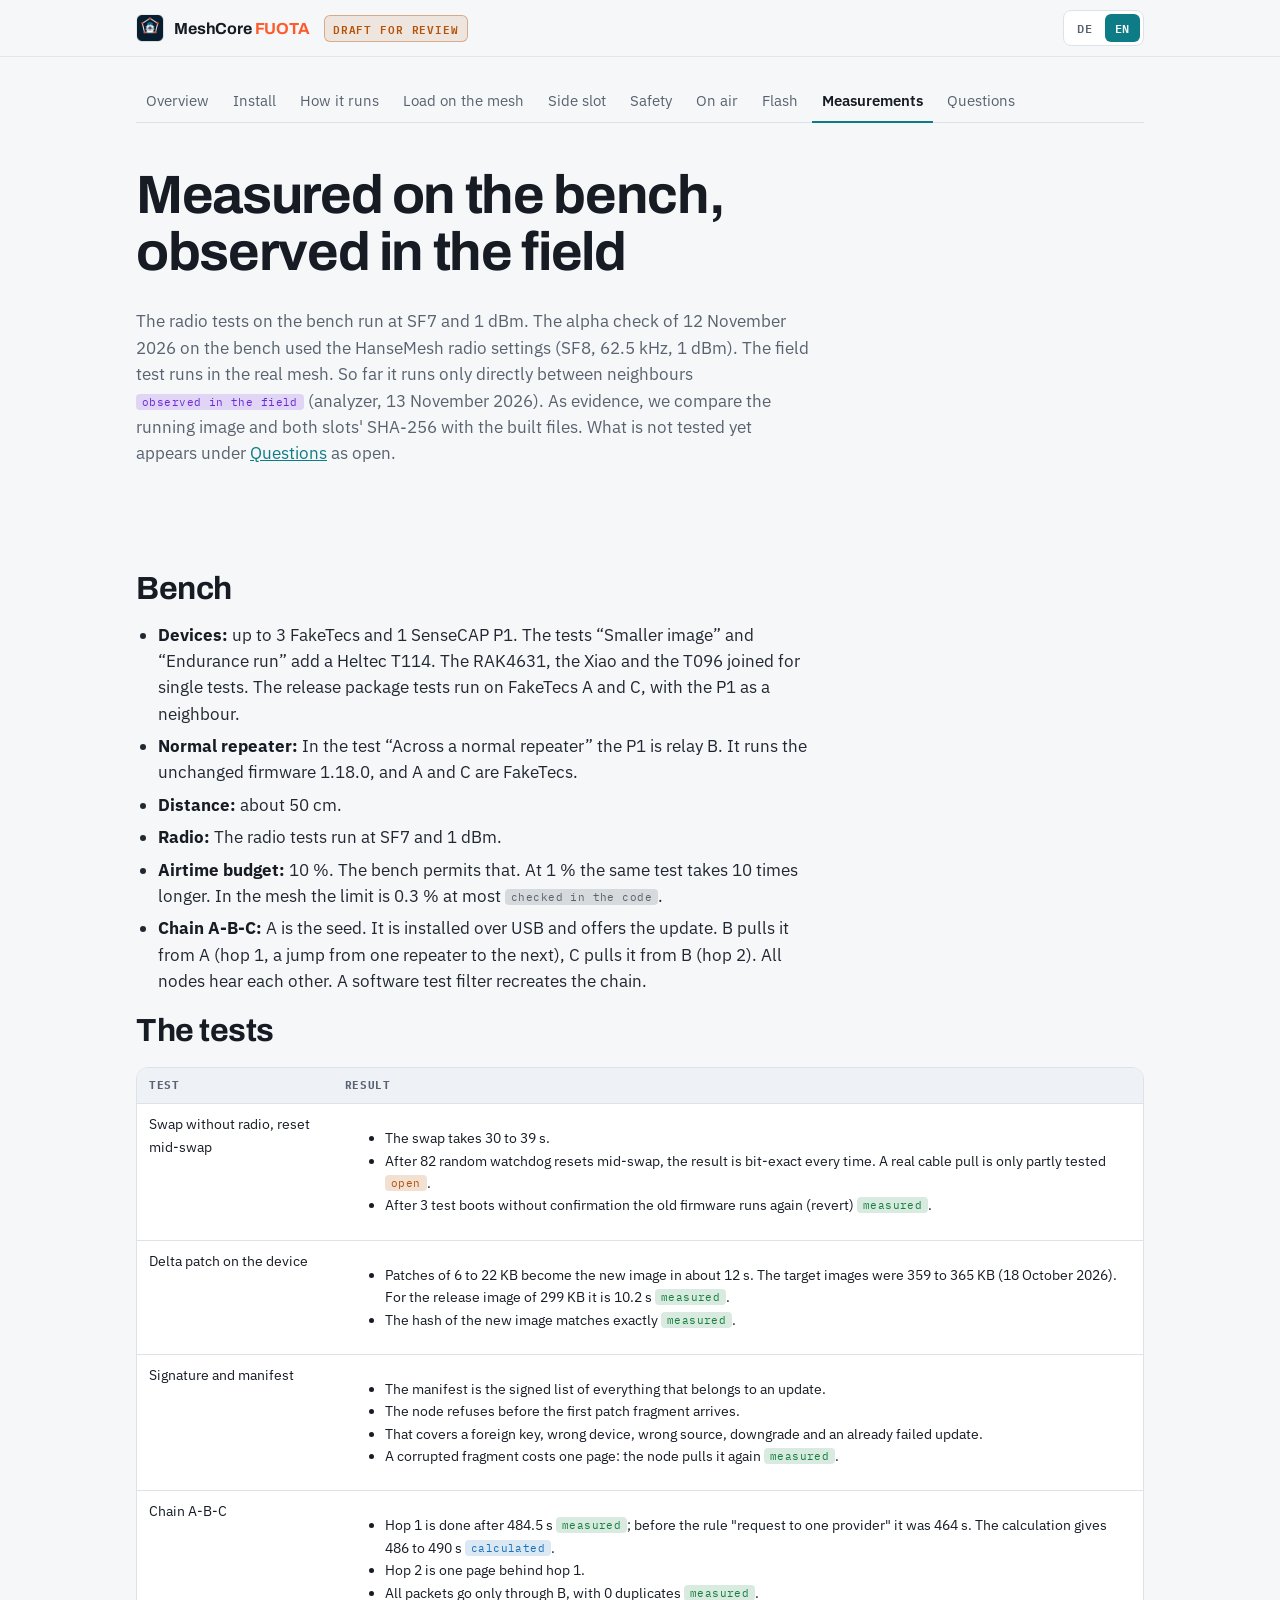
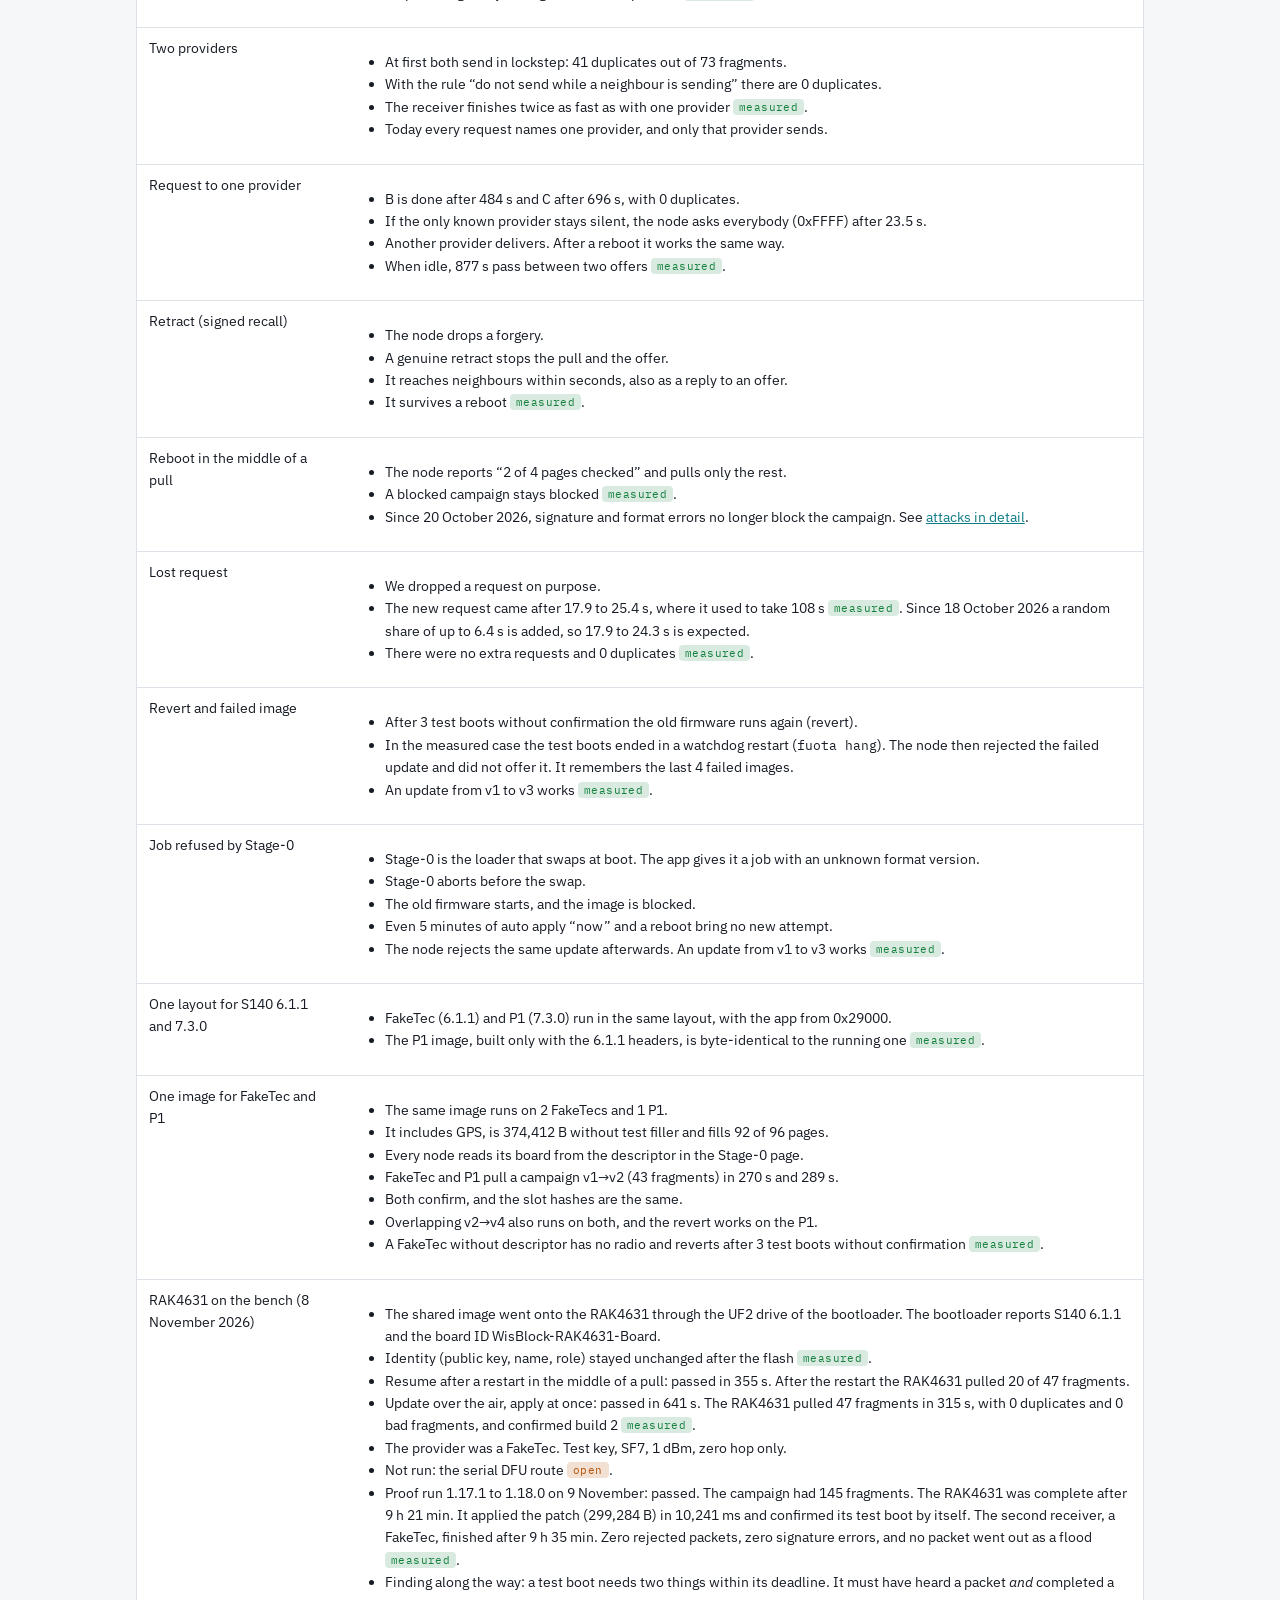
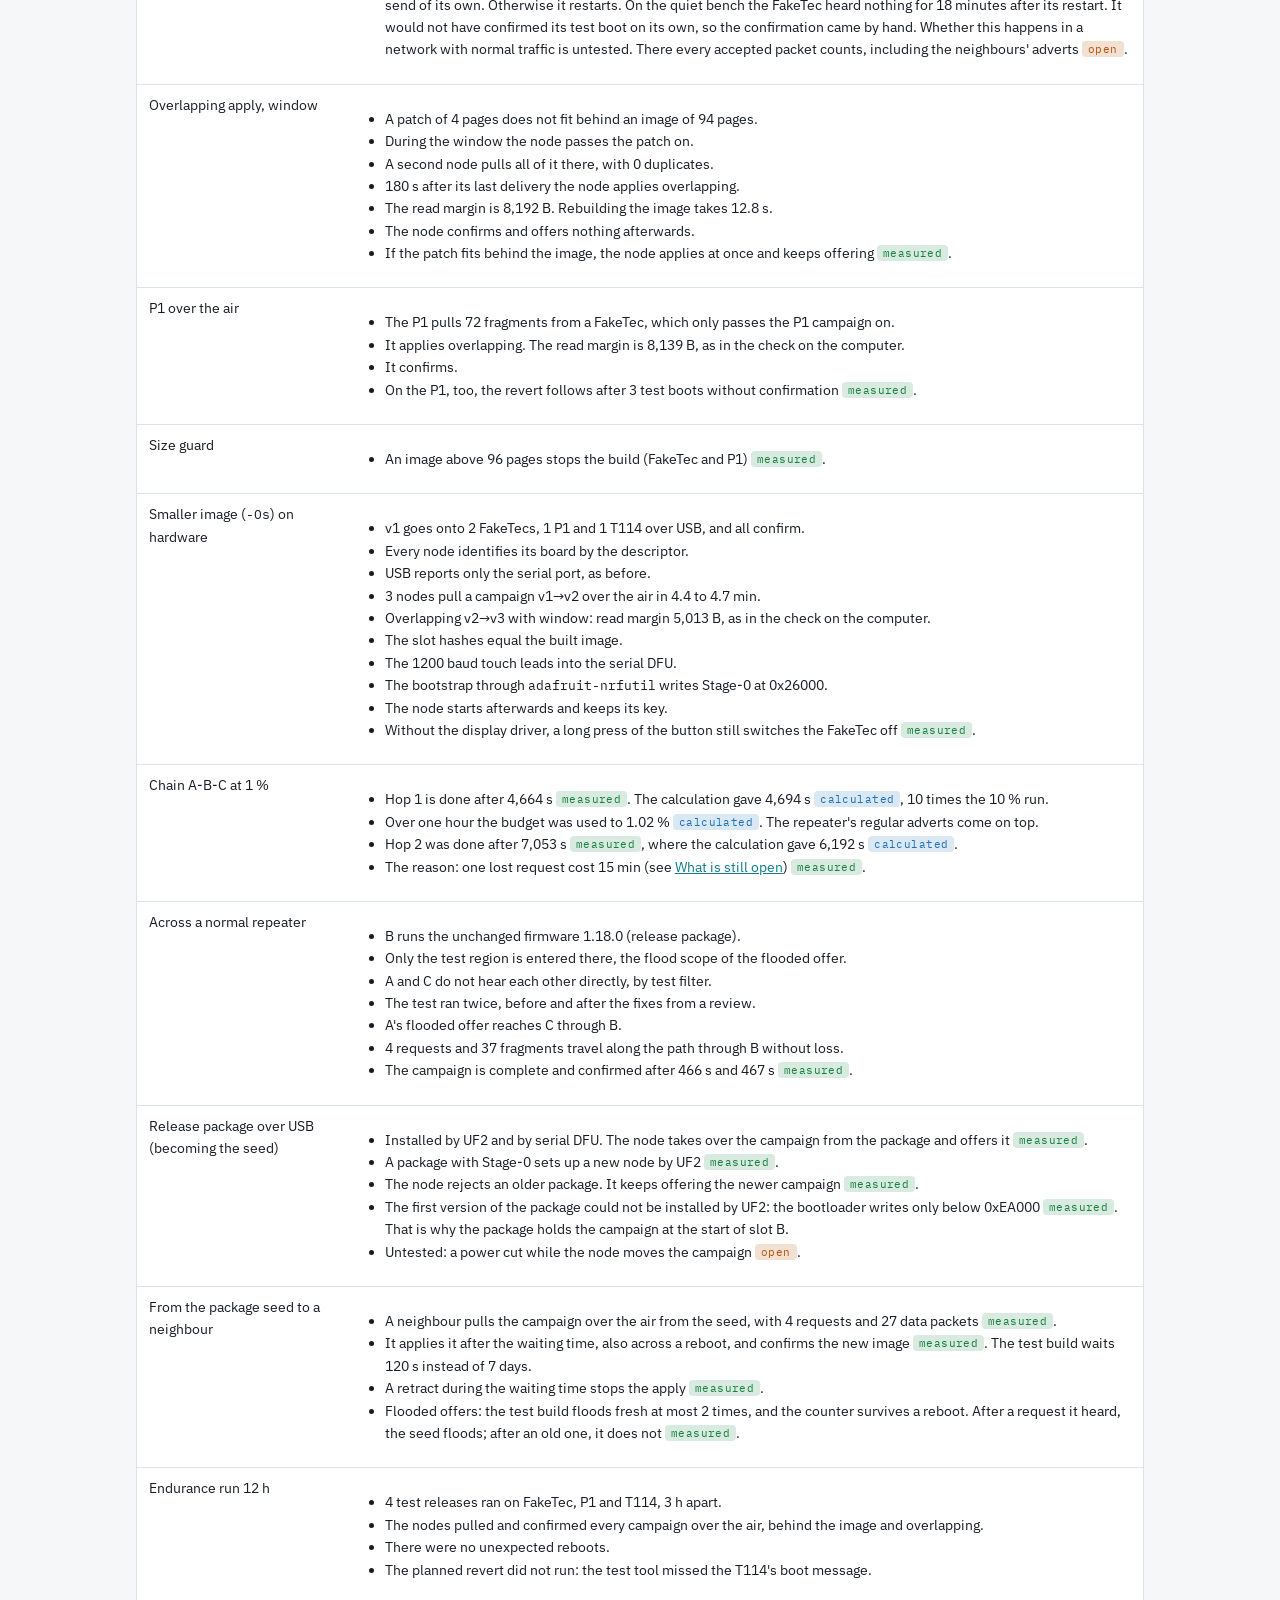
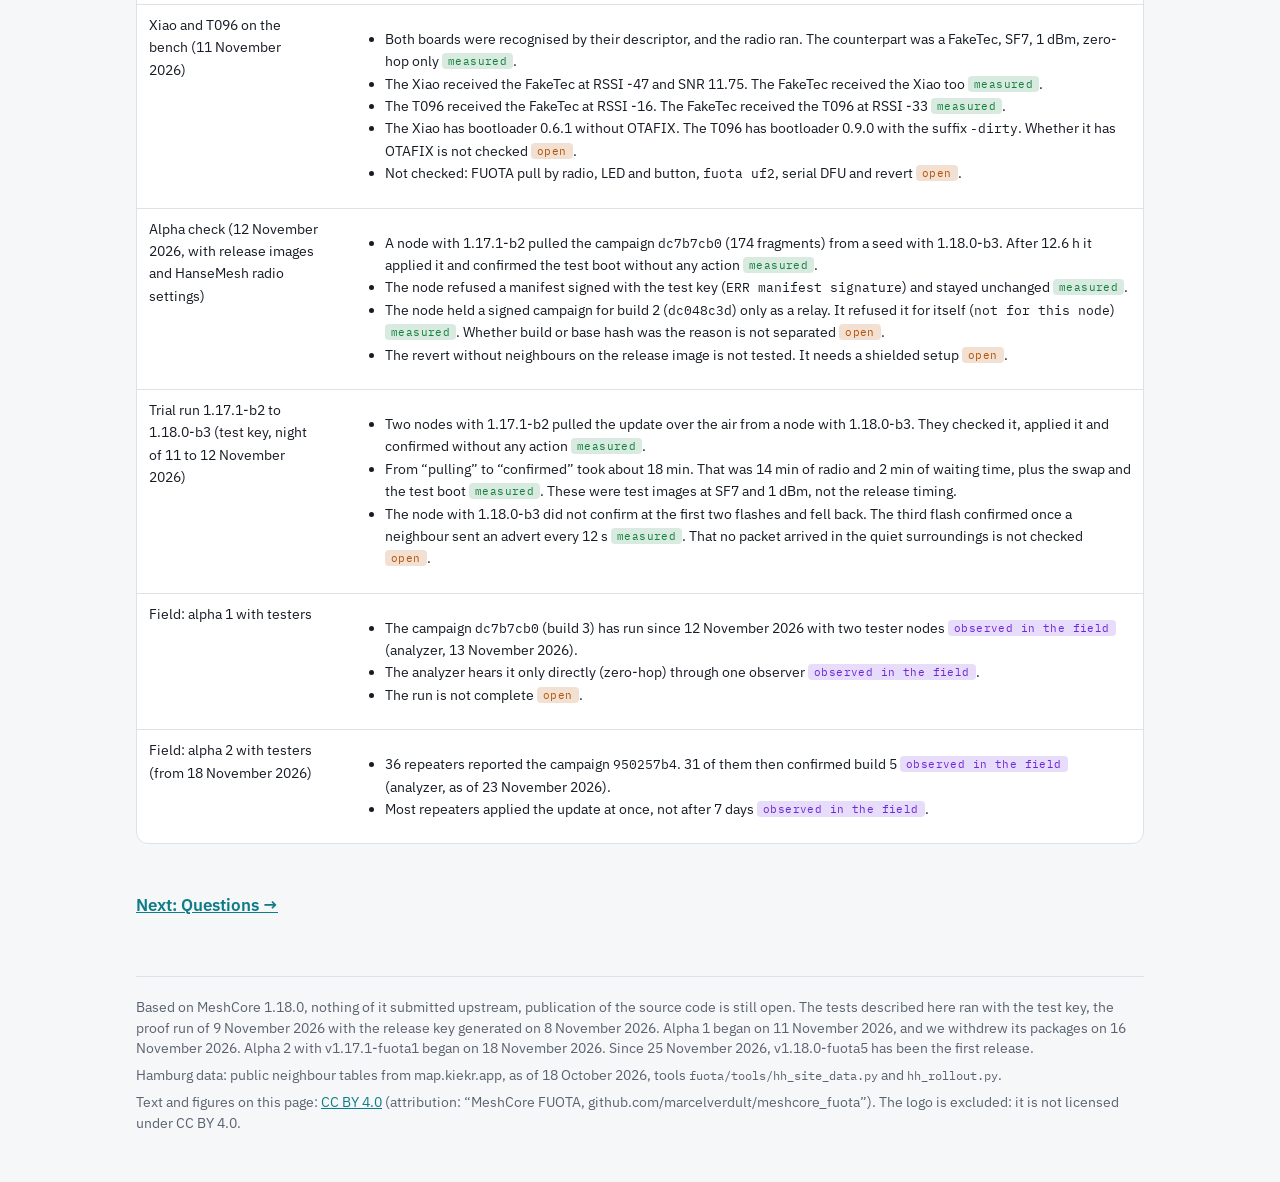
<file: tests.html>
<!doctype html>
<html lang="de" data-lang="de">
<head>
<meta charset="utf-8">
<meta name="viewport" content="width=device-width,initial-scale=1,viewport-fit=cover">
<title>Messungen · MeshCore FUOTA</title>
<meta name="description" content="MeshCore FUOTA: firmware updates over LoRa for MeshCore repeaters, design for review (DE/EN)">
<meta property="og:title" content="Messungen · MeshCore FUOTA">
<meta property="og:description" content="Firmware updates over LoRa for MeshCore repeaters, design for review (DE/EN)">
<meta property="og:image" content="https://marcelverdult.github.io/meshcore_fuota/logo/logo-dark.png">
<link rel="icon" type="image/png" sizes="16x16" href="logo/favicon-16.png">
<link rel="icon" type="image/png" sizes="32x32" href="logo/favicon-32.png">
<link rel="icon" type="image/png" sizes="48x48" href="logo/favicon-48.png">
<link rel="apple-touch-icon" href="logo/apple-touch-icon.png">
<link rel="preconnect" href="https://fonts.googleapis.com">
<link rel="preconnect" href="https://fonts.gstatic.com" crossorigin>
<link rel="stylesheet" href="https://fonts.googleapis.com/css2?family=Archivo:wght@600;700&family=IBM+Plex+Mono:wght@400;600&family=IBM+Plex+Sans:wght@400;500;600&display=swap">
<link rel="stylesheet" href="assets/site.css">
<script>
(function () {
  // before the first paint: forward old section links of the single page, then pick the language
  // (#de / #en, saved choice, else the browser language) so the other language never flashes
  var moved = window.fuotaMoved = {}, h = location.hash.slice(1);
  if (moved[h]) { location.replace(moved[h] + "#" + h); return; }
  var l = (h === "de" || h === "en") ? h : null;
  if (!l) { try { l = localStorage.getItem("fuota-lang"); } catch (e) {} }
  if (l !== "de" && l !== "en") l = (navigator.language || "de").toLowerCase().indexOf("de") === 0 ? "de" : "en";
  document.documentElement.setAttribute("data-lang", l);
  document.documentElement.setAttribute("lang", l);
})();
</script>
</head>
<body data-title-de="Messungen · MeshCore FUOTA" data-title-en="Measurements · MeshCore FUOTA">
<div class="bar"><div class="bar-in">
  <a class="mark" href="index.html" aria-label="MeshCore FUOTA"><img src="logo/icon.png" alt="" width="28" height="28"><span>MeshCore <b>FUOTA</b></span></a>
  <span class="chip-draft"><span lang="de">Entwurf zur Prüfung</span><span lang="en">Draft for review</span></span>
  <span class="here" aria-hidden="true"></span>
  <div class="langs" role="group" aria-label="Sprache / language">
    <button type="button" id="btn-de" data-l="de" aria-pressed="true">DE</button>
    <button type="button" id="btn-en" data-l="en" aria-pressed="false">EN</button>
  </div>
</div><div class="progress"></div></div>
<nav class="rail" aria-hidden="true"></nav>
<div class="wrap">
  <nav class="pages" aria-label="Seiten / pages">
    <ul>
      <li><a href="index.html"><span lang="de">Überblick</span><span lang="en">Overview</span></a></li>
      <li><a href="installieren.html"><span lang="de">Installieren</span><span lang="en">Install</span></a></li>
      <li><a href="ablauf.html"><span lang="de">Ablauf</span><span lang="en">How it runs</span></a></li>
      <li><a href="kosten.html"><span lang="de">Last im Mesh</span><span lang="en">Load on the mesh</span></a></li>
      <li><a href="nebenslot.html"><span lang="de">Nebenslot</span><span lang="en">Side slot</span></a></li>
      <li><a href="sicherheit.html"><span lang="de">Sicherheit</span><span lang="en">Safety</span></a></li>
      <li><a href="funk.html"><span lang="de">Funk</span><span lang="en">On air</span></a></li>
      <li><a href="flash.html"><span lang="de">Flash</span><span lang="en">Flash</span></a></li>
      <li><a href="tests.html" aria-current="page"><span lang="de">Messungen</span><span lang="en">Measurements</span></a></li>
      <li><a href="fragen.html"><span lang="de">Fragen</span><span lang="en">Questions</span></a></li>
    </ul>
  </nav>
  <main>
<header class="hero">
    <div lang="de">
      <h1>Am Testaufbau gemessen, im Feld beobachtet</h1>
      <p class="lede">Die Funktests am Testaufbau laufen bei SF7 und 1 dBm. Die Alpha-Prüfung vom 12. November 2026 nutzte am Testaufbau die Funkwerte des HanseMesh (SF8, 62,5 kHz, 1 dBm). Der Feldtest läuft im echten Mesh. Bisher läuft er nur direkt zwischen Nachbarn <span class="m field">im Feld beobachtet</span> (Analyzer, 13. November 2026). Als Beleg zählt der Abgleich mit
        den gebauten Dateien: laufendes Image und SHA-256 beider Slots. Was noch nicht getestet ist, steht unter
        <a href="fragen.html#luecken">Fragen</a> als offen.</p>
    </div>
    <div lang="en">
      <h1>Measured on the bench, observed in the field</h1>
      <p class="lede">The radio tests on the bench run at SF7 and 1 dBm. The alpha check of 12 November 2026 on the bench used the HanseMesh radio settings (SF8, 62.5 kHz, 1 dBm). The field test runs in the real mesh. So far it runs only directly between neighbours <span class="m field">observed in the field</span> (analyzer, 13 November 2026). As evidence, we compare the
        running image and both slots' SHA-256 with the built files. What is not tested yet appears under
        <a href="fragen.html#luecken">Questions</a> as open.</p>
    </div>
  </header>

  <section id="tests">
    <div lang="de" class="prose">
      <h2>Testaufbau</h2>
      <ul>
        <li><b>Geräte:</b> bis zu 3 FakeTecs und 1 SenseCAP P1. Der Test „Kleineres Image“ und der Dauerlauf nehmen
          einen Heltec T114 dazu. Der RAK4631, der Xiao und der T096 kamen für einzelne Tests dazu. Die Tests mit Release-Paket laufen auf den FakeTecs A und C, der P1 ist Nachbar.</li>
        <li><b>Normaler Repeater:</b> Im Test „Über einen normalen Repeater“ ist der P1 das Relais B. Er läuft mit der
          unveränderten Firmware 1.18.0, A und C sind FakeTecs.</li>
        <li><b>Abstand:</b> rund 50 cm.</li>
        <li><b>Funk:</b> Die Funktests laufen bei SF7 und 1 dBm.</li>
        <li><b>Airtime-Budget:</b> 10 %. Das ist am Testaufbau zulässig. Bei 1 % dauert derselbe Test 10-mal
          länger. Im Mesh gelten höchstens 0,3 % <span class="m code">im Code geprüft</span>.</li>
        <li><b>Kette A-B-C:</b> A ist der Seed. Er ist per USB installiert und bietet das Update an. B holt es von A (Hop 1, ein Sprung von Repeater zu Repeater),
          C holt es von B (Hop 2). Alle Knoten hören sich. Ein Testfilter in Software stellt die Kette nach.</li>
      </ul>
    </div>
    <div lang="en" class="prose">
      <h2>Bench</h2>
      <ul>
        <li><b>Devices:</b> up to 3 FakeTecs and 1 SenseCAP P1. The tests “Smaller image” and “Endurance run” add a
          Heltec T114. The RAK4631, the Xiao and the T096 joined for single tests. The release package tests run on FakeTecs A and C, with the P1 as a neighbour.</li>
        <li><b>Normal repeater:</b> In the test “Across a normal repeater” the P1 is relay B. It runs the unchanged
          firmware 1.18.0, and A and C are FakeTecs.</li>
        <li><b>Distance:</b> about 50 cm.</li>
        <li><b>Radio:</b> The radio tests run at SF7 and 1 dBm.</li>
        <li><b>Airtime budget:</b> 10 %. The bench permits that. At 1 % the same test takes 10 times longer.
          In the mesh the limit is 0.3 % at most <span class="m code">checked in the code</span>.</li>
        <li><b>Chain A-B-C:</b> A is the seed. It is installed over USB and offers the update. B pulls it from A (hop 1, a jump from one repeater to the next), C
          pulls it from B (hop 2). All nodes hear each other. A software test filter recreates the chain.</li>
      </ul>
    </div>
    <div lang="de" class="prose">
      <h2>Die Tests</h2>
    </div>
    <div lang="en" class="prose">
      <h2>The tests</h2>
    </div>
    <div lang="de" class="tscroll">
      <table>
        <tr><th>Test</th><th>Ergebnis</th></tr>
        <tr><td>Tausch ohne Funk, Reset mitten im Tausch</td><td><ul>
          <li>Der Tausch dauert 30 bis 39 s.</li>
          <li>Nach 82 zufälligen Watchdog-Resets mitten im Tausch ist das Ergebnis jedes Mal bitgenau. Ein echter Kabelzug ist nur teilweise getestet <span class="m open">offen</span>.</li>
          <li>Nach 3 Probestarts (Startversuchen) ohne Bestätigung läuft wieder die alte Firmware (Rückfall) <span class="m meas">gemessen</span>.</li>
        </ul></td></tr>
        <tr><td>Delta-Patch auf dem Gerät</td><td><ul>
          <li>Patches von 6 bis 22 KB ergeben in rund 12 s das neue Image (Ziel-Images von 359 bis 365 KB, 18. Oktober 2026). Beim Release-Image von 299 KB sind es 10,2 s <span class="m meas">gemessen</span>.</li>
          <li>Der Hash des neuen Images stimmt exakt <span class="m meas">gemessen</span>.</li>
        </ul></td></tr>
        <tr><td>Signatur und Manifest</td><td><ul>
          <li>Das Manifest ist die signierte Liste von allem, was zu einem Update gehört.</li>
          <li>Der Knoten lehnt ab, bevor das erste Patch-Fragment kommt.</li>
          <li>Das gilt für fremden Schlüssel, falsches Gerät, falsche Quelle, Downgrade und schon gescheiterte Updates.</li>
          <li>Ein verfälschtes Fragment kostet eine Seite: Der Knoten holt sie neu <span class="m meas">gemessen</span>.</li>
        </ul></td></tr>
        <tr><td>Kette A-B-C</td><td><ul>
          <li>Hop 1 ist nach 484,5 s fertig <span class="m meas">gemessen</span>, vor der Regel „Anfrage an einen Anbieter“ waren es 464 s. Die Rechnung ergibt 486 bis 490 s <span class="m calc">berechnet</span>.</li>
          <li>Hop 2 liegt eine Seite hinter Hop 1.</li>
          <li>Alle Pakete laufen nur über B, mit 0 Duplikaten <span class="m meas">gemessen</span>.</li>
        </ul></td></tr>
        <tr><td>Zwei Anbieter</td><td><ul>
          <li>Zuerst senden beide im Gleichschritt: 41 Duplikate auf 73 Fragmente.</li>
          <li>Mit der Regel „nicht senden, solange ein Nachbar sendet“ sind es 0 Duplikate.</li>
          <li>Der Empfänger ist doppelt so schnell fertig wie mit einem Anbieter <span class="m meas">gemessen</span>.</li>
          <li>Heute nennt jede Anfrage einen Anbieter, und nur dieser sendet.</li>
        </ul></td></tr>
        <tr><td>Anfrage an einen Anbieter</td><td><ul>
          <li>B ist nach 484 s fertig, C nach 696 s, mit 0 Duplikaten.</li>
          <li>Schweigt der einzige bekannte Anbieter, fragt der Knoten nach 23,5 s alle (0xFFFF).</li>
          <li>Ein anderer Anbieter liefert. Nach einem Neustart läuft es ebenso.</li>
          <li>Im Leerlauf liegen 877 s zwischen zwei Angeboten <span class="m meas">gemessen</span>.</li>
        </ul></td></tr>
        <tr><td>Retract (signierter Rückruf)</td><td><ul>
          <li>Eine Fälschung verwirft der Knoten.</li>
          <li>Ein echter Retract stoppt Pull und Angebot.</li>
          <li>Er erreicht Nachbarn in Sekunden, auch als Antwort auf ein Angebot.</li>
          <li>Er übersteht einen Neustart <span class="m meas">gemessen</span>.</li>
        </ul></td></tr>
        <tr><td>Neustart mitten im Pull</td><td><ul>
          <li>Der Knoten meldet „2 of 4 pages checked“ und holt nur den Rest.</li>
          <li>Eine gesperrte Kampagne bleibt gesperrt <span class="m meas">gemessen</span>.</li>
          <li>Seit dem 20. Oktober 2026 sperren Signatur- und Formatfehler die Kampagne nicht mehr. Siehe <a href="sicherheit.html#angriff">Angriffe im Detail</a>.</li>
        </ul></td></tr>
        <tr><td>Verlorene Anfrage</td><td><ul>
          <li>Wir haben eine Anfrage absichtlich verworfen.</li>
          <li>Die neue Anfrage kam nach 17,9 bis 25,4 s, vorher nach 108 s <span class="m meas">gemessen</span>. Seit dem 18. Oktober 2026 kommt ein Zufallsanteil von bis zu 6,4 s dazu, erwartet sind 17,9 bis 24,3 s.</li>
          <li>Es gab keine zusätzlichen Anfragen und 0 Duplikate <span class="m meas">gemessen</span>.</li>
        </ul></td></tr>
        <tr><td>Rückfall und gescheitertes Image</td><td><ul>
          <li>Nach 3 Probestarts ohne Bestätigung läuft wieder die alte Firmware (Rückfall).</li>
          <li>Im gemessenen Fall endeten die Probestarts durch Watchdog (<code>fuota hang</code>). Danach lehnte der Knoten das gescheiterte Update ab und bot es nicht an. Er merkt sich die letzten 4 gescheiterten Images.</li>
          <li>Ein Update von v1 nach v3 klappt <span class="m meas">gemessen</span>.</li>
        </ul></td></tr>
        <tr><td>Auftrag von Stage-0 abgelehnt</td><td><ul>
          <li>Die App gibt Stage-0, dem Lader, der beim Start tauscht, einen Auftrag mit unbekannter Formatversion.</li>
          <li>Stage-0 bricht vor dem Tausch ab.</li>
          <li>Die alte Firmware startet, das Image ist gesperrt.</li>
          <li>Auch nach 5 Minuten mit Auto-Apply „now“ und einem Neustart gibt es keinen neuen Versuch.</li>
          <li>Dasselbe Update lehnt der Knoten danach ab. Ein Update von v1 nach v3 klappt <span class="m meas">gemessen</span>.</li>
        </ul></td></tr>
        <tr><td>Ein Layout für S140 6.1.1 und 7.3.0</td><td><ul>
          <li>FakeTec (6.1.1) und P1 (7.3.0) laufen im selben Layout, die App ab 0x29000.</li>
          <li>Das P1-Image, nur mit den 6.1.1-Headern gebaut, ist byte-gleich zum laufenden <span class="m meas">gemessen</span>.</li>
        </ul></td></tr>
        <tr><td>Ein Image für FakeTec und P1</td><td><ul>
          <li>Dasselbe Image läuft auf 2 FakeTecs und 1 P1.</li>
          <li>Es enthält GPS, ist ohne Testfüllung 374.412 B groß und belegt 92 von 96 Seiten.</li>
          <li>Jeder Knoten liest sein Board aus dem Deskriptor in der Stage-0-Seite.</li>
          <li>Eine Kampagne v1→v2 (43 Fragmente) holen FakeTec und P1 in 270 s und 289 s.</li>
          <li>Beide bestätigen, die Slot-Hashes sind gleich.</li>
          <li>Auch v2→v4 überlappend läuft auf beiden, und auf dem P1 klappt der Rückfall.</li>
          <li>Ein FakeTec ohne Deskriptor hat keinen Funk und fällt nach 3 Probestarts ohne Bestätigung zurück <span class="m meas">gemessen</span>.</li>
        </ul></td></tr>
        <tr><td>RAK4631 am Testaufbau (8. November 2026)</td><td><ul>
          <li>Das gemeinsame Image kam über das UF2-Laufwerk des Bootloaders auf das RAK4631. Der Bootloader meldet S140 6.1.1 und die Board-ID WisBlock-RAK4631-Board.</li>
          <li>Identität (Public Key, Name, Rolle) blieb nach dem Flash unverändert <span class="m meas">gemessen</span>.</li>
          <li>Fortsetzen nach einem Neustart mitten im Pull: bestanden in 355 s. Nach dem Neustart holte das RAK4631 20 von 47 Fragmenten.</li>
          <li>Update über Funk, sofort anwenden: bestanden in 641 s. Das RAK4631 holte 47 Fragmente in 315 s, ohne Duplikate und ohne falsche Fragmente, und bestätigte Build 2 <span class="m meas">gemessen</span>.</li>
          <li>Anbieter war ein FakeTec. Test-Schlüssel, SF7, 1 dBm, nur Zero-Hop.</li>
          <li>Nicht gefahren: der serielle DFU-Weg <span class="m open">offen</span>.</li>
          <li>Nachweislauf 1.17.1 nach 1.18.0 am 9. November: bestanden. Die Kampagne hatte 145 Fragmente. Das RAK4631 war nach 9 h 21 min vollständig. Es wandte den Patch (299.284 B) in 10.241 ms an und bestätigte seinen Probestart selbst. Der zweite Empfänger, ein FakeTec, war nach 9 h 35 min fertig. Null abgelehnte Pakete, null Signaturfehler, kein Paket ging als Flut hinaus <span class="m meas">gemessen</span>.</li>
          <li>Befund dabei: ein Probestart muss in seiner Frist ein Paket gehört <em>und</em> selbst gesendet haben, sonst startet er neu. Am stillen Testaufbau hörte der FakeTec nach seinem Neustart 18 Minuten nichts und hätte seinen Probestart nicht von allein bestätigt, deshalb kam die Bestätigung von Hand. Ob das in einem Netz mit normalem Verkehr überhaupt auftritt, ist nicht geprüft; dort zählt jedes akzeptierte Paket, auch die Adverts der Nachbarn <span class="m open">offen</span>.</li>
        </ul></td></tr>
        <tr><td>Überlappend anwenden, Fenster</td><td><ul>
          <li>Ein Patch mit 4 Seiten passt nicht hinter ein Image mit 94 Seiten.</li>
          <li>Im Fenster gibt der Knoten den Patch weiter.</li>
          <li>Ein zweiter Knoten holt ihn dort komplett, mit 0 Duplikaten.</li>
          <li>180 s nach der letzten Lieferung wendet der Knoten überlappend an.</li>
          <li>Der Lese-Abstand beträgt 8.192 B. Das Image neu aufzubauen dauert 12,8 s.</li>
          <li>Er bestätigt und bietet danach nichts mehr an.</li>
          <li>Passt der Patch dahinter, wendet er sofort an und bietet weiter an <span class="m meas">gemessen</span>.</li>
        </ul></td></tr>
        <tr><td>P1 über Funk</td><td><ul>
          <li>Der P1 holt 72 Fragmente von einem FakeTec, der die P1-Kampagne nur weitergibt.</li>
          <li>Er wendet überlappend an. Der Lese-Abstand ist 8.139 B, gleich der Prüfung am Rechner.</li>
          <li>Er bestätigt.</li>
          <li>Auch auf dem P1 folgt nach 3 Probestarts ohne Bestätigung der Rückfall <span class="m meas">gemessen</span>.</li>
        </ul></td></tr>
        <tr><td>Größenwächter</td><td><ul>
          <li>Ein Image über 96 Seiten bricht den Build ab (FakeTec und P1) <span class="m meas">gemessen</span>.</li>
        </ul></td></tr>
        <tr><td>Kleineres Image (<code>-Os</code>) auf Hardware</td><td><ul>
          <li>v1 kommt per USB auf 2 FakeTecs, 1 P1 und 1 T114, alle bestätigen.</li>
          <li>Jeder Knoten erkennt sein Board am Deskriptor.</li>
          <li>USB meldet wie vorher nur die serielle Schnittstelle.</li>
          <li>3 Knoten holen eine Kampagne v1→v2 in 4,4 bis 4,7 min über Funk.</li>
          <li>Überlappend v2→v3 mit Fenster: Der Lese-Abstand ist 5.013 B, gleich der Prüfung am Rechner.</li>
          <li>Die Slot-Hashes gleichen dem gebauten Image.</li>
          <li>Der 1200-Baud-Sprung führt ins serielle DFU.</li>
          <li>Das Bootstrap per <code>adafruit-nrfutil</code> schreibt Stage-0 an 0x26000.</li>
          <li>Der Knoten startet danach und behält seinen Schlüssel.</li>
          <li>Ohne Display-Treiber schaltet langes Drücken der Taste den FakeTec weiterhin aus <span class="m meas">gemessen</span>.</li>
        </ul></td></tr>
        <tr><td>Kette A-B-C bei 1 %</td><td><ul>
          <li>Hop 1 ist nach 4.664 s fertig <span class="m meas">gemessen</span>. Die Rechnung ergab 4.694 s <span class="m calc">berechnet</span>, das 10-Fache des Laufs bei 10 %.</li>
          <li>Das Budget war über eine Stunde mit 1,02 % belegt <span class="m calc">berechnet</span>. Dazu kommen die normalen Adverts des Repeaters.</li>
          <li>Hop 2 war nach 7.053 s fertig <span class="m meas">gemessen</span>, die Rechnung ergab 6.192 s <span class="m calc">berechnet</span>.</li>
          <li>Der Grund: Eine verlorene Anfrage kostete 15 min (siehe <a href="fragen.html#luecken">Was noch offen ist</a>) <span class="m meas">gemessen</span>.</li>
        </ul></td></tr>
        <tr><td>Über einen normalen Repeater</td><td><ul>
          <li>B läuft mit der unveränderten Firmware 1.18.0 (Release-Paket).</li>
          <li>Dort ist nur die Test-Region eingetragen, der Flood-Scope des Flut-Angebots.</li>
          <li>A und C hören sich laut Testfilter nicht direkt.</li>
          <li>Der Test lief 2-mal, vor und nach den Korrekturen aus einem Review.</li>
          <li>Das Flut-Angebot von A kommt über B bei C an.</li>
          <li>4 Anfragen und 37 Fragmente laufen per Pfad über B, ohne Verlust.</li>
          <li>Die Kampagne ist nach 466 s und 467 s vollständig und bestätigt <span class="m meas">gemessen</span>.</li>
        </ul></td></tr>
        <tr><td>Release-Paket per USB (Seed werden)</td><td><ul>
          <li>Per UF2 und per seriellem DFU installiert. Der Knoten übernimmt die Kampagne aus dem Paket und bietet sie an <span class="m meas">gemessen</span>.</li>
          <li>Ein Paket mit Stage-0 richtet per UF2 einen neuen Knoten ein <span class="m meas">gemessen</span>.</li>
          <li>Ein älteres Paket lehnt der Knoten ab. Er bietet weiter die neuere Kampagne an <span class="m meas">gemessen</span>.</li>
          <li>Die erste Fassung des Pakets war per UF2 nicht installierbar: Der Bootloader schreibt nur unterhalb 0xEA000 <span class="m meas">gemessen</span>. Darum liegt die Kampagne im Paket am Anfang von Slot B.</li>
          <li>Ungetestet: ein Stromausfall, während der Knoten die Kampagne verschiebt <span class="m open">offen</span>.</li>
        </ul></td></tr>
        <tr><td>Vom Paket-Seed zum Nachbarn</td><td><ul>
          <li>Ein Nachbar holt die Kampagne über Funk vom Seed, mit 4 Anfragen und 27 Datenpaketen <span class="m meas">gemessen</span>.</li>
          <li>Er wendet sie nach der Wartezeit an, auch über einen Neustart hinweg, und bestätigt das neue Image <span class="m meas">gemessen</span>. Der Test-Build wartet 120 s statt 7 Tagen.</li>
          <li>Ein Retract während der Wartezeit stoppt das Anwenden <span class="m meas">gemessen</span>.</li>
          <li>Flut-Angebote: Der Test-Build flutet höchstens 2-mal frisch, der Zähler übersteht einen Neustart. Nach einer gehörten Anfrage flutet der Seed, nach einer alten nicht <span class="m meas">gemessen</span>.</li>
        </ul></td></tr>
        <tr><td>Dauerlauf 12 h</td><td><ul>
          <li>Auf FakeTec, P1 und T114 liefen 4 Test-Releases im Abstand von 3 h.</li>
          <li>Die Knoten holten jede Kampagne über Funk und bestätigten sie, hinter dem Image und überlappend.</li>
          <li>Es gab keine unerwarteten Neustarts.</li>
          <li>Der geplante Rückfall lief nicht, weil das Testwerkzeug die Bootmeldung des T114 verpasste.</li>
        </ul></td></tr>
        <tr><td>Xiao und T096 am Testaufbau (11. November 2026)</td><td><ul>
          <li>Beide Boards wurden am Deskriptor erkannt, der Funk lief. Gegenstelle war ein FakeTec, SF7, 1 dBm, nur Zero-Hop <span class="m meas">gemessen</span>.</li>
          <li>Der Xiao empfing den FakeTec mit RSSI -47 und SNR 11,75. Der FakeTec empfing den Xiao ebenfalls <span class="m meas">gemessen</span>.</li>
          <li>Der T096 empfing den FakeTec mit RSSI -16. Der FakeTec empfing den T096 mit RSSI -33 <span class="m meas">gemessen</span>.</li>
          <li>Der Xiao hat den Bootloader 0.6.1 ohne OTAFIX. Der T096 hat den Bootloader 0.9.0 mit dem Zusatz <code>-dirty</code>. Ob er OTAFIX hat, ist nicht geprüft <span class="m open">offen</span>.</li>
          <li>Nicht geprüft: FUOTA-Pull über Funk, LED und Taste, <code>fuota uf2</code>, serielles DFU und Rückfall <span class="m open">offen</span>.</li>
        </ul></td></tr>
        <tr><td>Alpha-Prüfung (12. November 2026, mit Release-Images und HanseMesh-Funkwerten)</td><td><ul>
          <li>Ein Knoten mit 1.17.1-b2 holte die Kampagne <code>dc7b7cb0</code> (174 Fragmente) von einem Seed mit 1.18.0-b3. Nach 12,6 h wandte er sie an und bestätigte den Probestart ohne Zutun <span class="m meas">gemessen</span>.</li>
          <li>Ein Manifest mit Test-Schlüssel lehnte der Knoten ab (<code>ERR manifest signature</code>) und blieb unverändert <span class="m meas">gemessen</span>.</li>
          <li>Er hielt eine signierte Kampagne für Build 2 (<code>dc048c3d</code>) nur als Relais. Für sich lehnte er sie ab (<code>not for this node</code>) <span class="m meas">gemessen</span>. Ob Build oder Basis-Hash der Grund war, ist nicht getrennt <span class="m open">offen</span>.</li>
          <li>Der Rückfall ohne Nachbarn am Release-Image ist nicht getestet. Er braucht einen abgeschirmten Aufbau <span class="m open">offen</span>.</li>
        </ul></td></tr>
        <tr><td>Probelauf 1.17.1-b2 auf 1.18.0-b3 (Test-Schlüssel, Nacht vom 11. auf den 12. November 2026)</td><td><ul>
          <li>Zwei Knoten mit 1.17.1-b2 holten das Update über Funk von einem Knoten mit 1.18.0-b3. Sie prüften es, wandten es an und bestätigten ohne Eingriff <span class="m meas">gemessen</span>.</li>
          <li>Von „pulling“ bis „confirmed“ vergingen rund 18 min. Das waren 14 min Funk und 2 min Wartezeit, dazu Umbau und Probestart <span class="m meas">gemessen</span>. Es waren Test-Images bei SF7 und 1 dBm, nicht das Release-Timing.</li>
          <li>Der Knoten mit 1.18.0-b3 bestätigte beim ersten und zweiten Flash nicht und fiel zurück. Beim dritten Flash bestätigte er, nachdem ein Nachbar alle 12 s ein Advert sendete <span class="m meas">gemessen</span>. Dass in der stillen Umgebung kein Paket ankam, ist nicht geprüft <span class="m open">offen</span>.</li>
        </ul></td></tr>
        <tr><td>Feld: Alpha 1 mit Testern</td><td><ul>
          <li>Die Kampagne <code>dc7b7cb0</code> (Build 3) lief ab dem 12. November 2026 mit zwei Tester-Knoten <span class="m field">im Feld beobachtet</span> (Analyzer, 13. November 2026).</li>
          <li>Der Analyzer hört sie nur direkt (Zero-Hop) über einen Beobachter <span class="m field">im Feld beobachtet</span>.</li>
          <li>Der Lauf ist nicht vollständig <span class="m open">offen</span>.</li>
        </ul></td></tr>
        <tr><td>Feld: Alpha 2 mit Testern (ab 18. November 2026)</td><td><ul>
          <li>36 Repeater meldeten die Kampagne <code>950257b4</code>. 31 davon bestätigten danach den Build 5 <span class="m field">im Feld beobachtet</span> (Analyzer, Stand 23. November 2026).</li>
          <li>Die meisten Repeater wendeten das Update sofort an, nicht nach 7 Tagen <span class="m field">im Feld beobachtet</span>.</li>
        </ul></td></tr>
      </table>
    </div>
    <div lang="en" class="tscroll">
      <table>
        <tr><th>Test</th><th>Result</th></tr>
        <tr><td>Swap without radio, reset mid-swap</td><td><ul>
          <li>The swap takes 30 to 39 s.</li>
          <li>After 82 random watchdog resets mid-swap, the result is bit-exact every time. A real cable pull is only partly tested <span class="m open">open</span>.</li>
          <li>After 3 test boots without confirmation the old firmware runs again (revert) <span class="m meas">measured</span>.</li>
        </ul></td></tr>
        <tr><td>Delta patch on the device</td><td><ul>
          <li>Patches of 6 to 22 KB become the new image in about 12 s. The target images were 359 to 365 KB (18 October 2026). For the release image of 299 KB it is 10.2 s <span class="m meas">measured</span>.</li>
          <li>The hash of the new image matches exactly <span class="m meas">measured</span>.</li>
        </ul></td></tr>
        <tr><td>Signature and manifest</td><td><ul>
          <li>The manifest is the signed list of everything that belongs to an update.</li>
          <li>The node refuses before the first patch fragment arrives.</li>
          <li>That covers a foreign key, wrong device, wrong source, downgrade and an already failed update.</li>
          <li>A corrupted fragment costs one page: the node pulls it again <span class="m meas">measured</span>.</li>
        </ul></td></tr>
        <tr><td>Chain A-B-C</td><td><ul>
          <li>Hop 1 is done after 484.5 s <span class="m meas">measured</span>; before the rule "request to one provider" it was 464 s. The calculation gives 486 to 490 s <span class="m calc">calculated</span>.</li>
          <li>Hop 2 is one page behind hop 1.</li>
          <li>All packets go only through B, with 0 duplicates <span class="m meas">measured</span>.</li>
        </ul></td></tr>
        <tr><td>Two providers</td><td><ul>
          <li>At first both send in lockstep: 41 duplicates out of 73 fragments.</li>
          <li>With the rule “do not send while a neighbour is sending” there are 0 duplicates.</li>
          <li>The receiver finishes twice as fast as with one provider <span class="m meas">measured</span>.</li>
          <li>Today every request names one provider, and only that provider sends.</li>
        </ul></td></tr>
        <tr><td>Request to one provider</td><td><ul>
          <li>B is done after 484 s and C after 696 s, with 0 duplicates.</li>
          <li>If the only known provider stays silent, the node asks everybody (0xFFFF) after 23.5 s.</li>
          <li>Another provider delivers. After a reboot it works the same way.</li>
          <li>When idle, 877 s pass between two offers <span class="m meas">measured</span>.</li>
        </ul></td></tr>
        <tr><td>Retract (signed recall)</td><td><ul>
          <li>The node drops a forgery.</li>
          <li>A genuine retract stops the pull and the offer.</li>
          <li>It reaches neighbours within seconds, also as a reply to an offer.</li>
          <li>It survives a reboot <span class="m meas">measured</span>.</li>
        </ul></td></tr>
        <tr><td>Reboot in the middle of a pull</td><td><ul>
          <li>The node reports “2 of 4 pages checked” and pulls only the rest.</li>
          <li>A blocked campaign stays blocked <span class="m meas">measured</span>.</li>
          <li>Since 20 October 2026, signature and format errors no longer block the campaign. See <a href="sicherheit.html#angriff">attacks in detail</a>.</li>
        </ul></td></tr>
        <tr><td>Lost request</td><td><ul>
          <li>We dropped a request on purpose.</li>
          <li>The new request came after 17.9 to 25.4 s, where it used to take 108 s <span class="m meas">measured</span>. Since 18 October 2026 a random share of up to 6.4 s is added, so 17.9 to 24.3 s is expected.</li>
          <li>There were no extra requests and 0 duplicates <span class="m meas">measured</span>.</li>
        </ul></td></tr>
        <tr><td>Revert and failed image</td><td><ul>
          <li>After 3 test boots without confirmation the old firmware runs again (revert).</li>
          <li>In the measured case the test boots ended in a watchdog restart (<code>fuota hang</code>). The node then rejected the failed update and did not offer it. It remembers the last 4 failed images.</li>
          <li>An update from v1 to v3 works <span class="m meas">measured</span>.</li>
        </ul></td></tr>
        <tr><td>Job refused by Stage-0</td><td><ul>
          <li>Stage-0 is the loader that swaps at boot. The app gives it a job with an unknown format version.</li>
          <li>Stage-0 aborts before the swap.</li>
          <li>The old firmware starts, and the image is blocked.</li>
          <li>Even 5 minutes of auto apply “now” and a reboot bring no new attempt.</li>
          <li>The node rejects the same update afterwards. An update from v1 to v3 works <span class="m meas">measured</span>.</li>
        </ul></td></tr>
        <tr><td>One layout for S140 6.1.1 and 7.3.0</td><td><ul>
          <li>FakeTec (6.1.1) and P1 (7.3.0) run in the same layout, with the app from 0x29000.</li>
          <li>The P1 image, built only with the 6.1.1 headers, is byte-identical to the running one <span class="m meas">measured</span>.</li>
        </ul></td></tr>
        <tr><td>One image for FakeTec and P1</td><td><ul>
          <li>The same image runs on 2 FakeTecs and 1 P1.</li>
          <li>It includes GPS, is 374,412 B without test filler and fills 92 of 96 pages.</li>
          <li>Every node reads its board from the descriptor in the Stage-0 page.</li>
          <li>FakeTec and P1 pull a campaign v1→v2 (43 fragments) in 270 s and 289 s.</li>
          <li>Both confirm, and the slot hashes are the same.</li>
          <li>Overlapping v2→v4 also runs on both, and the revert works on the P1.</li>
          <li>A FakeTec without descriptor has no radio and reverts after 3 test boots without confirmation <span class="m meas">measured</span>.</li>
        </ul></td></tr>
        <tr><td>RAK4631 on the bench (8 November 2026)</td><td><ul>
          <li>The shared image went onto the RAK4631 through the UF2 drive of the bootloader. The bootloader reports S140 6.1.1 and the board ID WisBlock-RAK4631-Board.</li>
          <li>Identity (public key, name, role) stayed unchanged after the flash <span class="m meas">measured</span>.</li>
          <li>Resume after a restart in the middle of a pull: passed in 355 s. After the restart the RAK4631 pulled 20 of 47 fragments.</li>
          <li>Update over the air, apply at once: passed in 641 s. The RAK4631 pulled 47 fragments in 315 s, with 0 duplicates and 0 bad fragments, and confirmed build 2 <span class="m meas">measured</span>.</li>
          <li>The provider was a FakeTec. Test key, SF7, 1 dBm, zero hop only.</li>
          <li>Not run: the serial DFU route <span class="m open">open</span>.</li>
          <li>Proof run 1.17.1 to 1.18.0 on 9 November: passed. The campaign had 145 fragments. The RAK4631 was complete after 9 h 21 min. It applied the patch (299,284 B) in 10,241 ms and confirmed its test boot by itself. The second receiver, a FakeTec, finished after 9 h 35 min. Zero rejected packets, zero signature errors, and no packet went out as a flood <span class="m meas">measured</span>.</li>
          <li>Finding along the way: a test boot needs two things within its deadline. It must have heard a packet <em>and</em> completed a send of its own. Otherwise it restarts. On the quiet bench the FakeTec heard nothing for 18 minutes after its restart. It would not have confirmed its test boot on its own, so the confirmation came by hand. Whether this happens in a network with normal traffic is untested. There every accepted packet counts, including the neighbours' adverts <span class="m open">open</span>.</li>
        </ul></td></tr>
        <tr><td>Overlapping apply, window</td><td><ul>
          <li>A patch of 4 pages does not fit behind an image of 94 pages.</li>
          <li>During the window the node passes the patch on.</li>
          <li>A second node pulls all of it there, with 0 duplicates.</li>
          <li>180 s after its last delivery the node applies overlapping.</li>
          <li>The read margin is 8,192 B. Rebuilding the image takes 12.8 s.</li>
          <li>The node confirms and offers nothing afterwards.</li>
          <li>If the patch fits behind the image, the node applies at once and keeps offering <span class="m meas">measured</span>.</li>
        </ul></td></tr>
        <tr><td>P1 over the air</td><td><ul>
          <li>The P1 pulls 72 fragments from a FakeTec, which only passes the P1 campaign on.</li>
          <li>It applies overlapping. The read margin is 8,139 B, as in the check on the computer.</li>
          <li>It confirms.</li>
          <li>On the P1, too, the revert follows after 3 test boots without confirmation <span class="m meas">measured</span>.</li>
        </ul></td></tr>
        <tr><td>Size guard</td><td><ul>
          <li>An image above 96 pages stops the build (FakeTec and P1) <span class="m meas">measured</span>.</li>
        </ul></td></tr>
        <tr><td>Smaller image (<code>-Os</code>) on hardware</td><td><ul>
          <li>v1 goes onto 2 FakeTecs, 1 P1 and 1 T114 over USB, and all confirm.</li>
          <li>Every node identifies its board by the descriptor.</li>
          <li>USB reports only the serial port, as before.</li>
          <li>3 nodes pull a campaign v1→v2 over the air in 4.4 to 4.7 min.</li>
          <li>Overlapping v2→v3 with window: read margin 5,013 B, as in the check on the computer.</li>
          <li>The slot hashes equal the built image.</li>
          <li>The 1200 baud touch leads into the serial DFU.</li>
          <li>The bootstrap through <code>adafruit-nrfutil</code> writes Stage-0 at 0x26000.</li>
          <li>The node starts afterwards and keeps its key.</li>
          <li>Without the display driver, a long press of the button still switches the FakeTec off <span class="m meas">measured</span>.</li>
        </ul></td></tr>
        <tr><td>Chain A-B-C at 1 %</td><td><ul>
          <li>Hop 1 is done after 4,664 s <span class="m meas">measured</span>. The calculation gave 4,694 s <span class="m calc">calculated</span>, 10 times the 10 % run.</li>
          <li>Over one hour the budget was used to 1.02 % <span class="m calc">calculated</span>. The repeater's regular adverts come on top.</li>
          <li>Hop 2 was done after 7,053 s <span class="m meas">measured</span>, where the calculation gave 6,192 s <span class="m calc">calculated</span>.</li>
          <li>The reason: one lost request cost 15 min (see <a href="fragen.html#luecken">What is still open</a>) <span class="m meas">measured</span>.</li>
        </ul></td></tr>
        <tr><td>Across a normal repeater</td><td><ul>
          <li>B runs the unchanged firmware 1.18.0 (release package).</li>
          <li>Only the test region is entered there, the flood scope of the flooded offer.</li>
          <li>A and C do not hear each other directly, by test filter.</li>
          <li>The test ran twice, before and after the fixes from a review.</li>
          <li>A's flooded offer reaches C through B.</li>
          <li>4 requests and 37 fragments travel along the path through B without loss.</li>
          <li>The campaign is complete and confirmed after 466 s and 467 s <span class="m meas">measured</span>.</li>
        </ul></td></tr>
        <tr><td>Release package over USB (becoming the seed)</td><td><ul>
          <li>Installed by UF2 and by serial DFU. The node takes over the campaign from the package and offers it <span class="m meas">measured</span>.</li>
          <li>A package with Stage-0 sets up a new node by UF2 <span class="m meas">measured</span>.</li>
          <li>The node rejects an older package. It keeps offering the newer campaign <span class="m meas">measured</span>.</li>
          <li>The first version of the package could not be installed by UF2: the bootloader writes only below 0xEA000 <span class="m meas">measured</span>. That is why the package holds the campaign at the start of slot B.</li>
          <li>Untested: a power cut while the node moves the campaign <span class="m open">open</span>.</li>
        </ul></td></tr>
        <tr><td>From the package seed to a neighbour</td><td><ul>
          <li>A neighbour pulls the campaign over the air from the seed, with 4 requests and 27 data packets <span class="m meas">measured</span>.</li>
          <li>It applies it after the waiting time, also across a reboot, and confirms the new image <span class="m meas">measured</span>. The test build waits 120 s instead of 7 days.</li>
          <li>A retract during the waiting time stops the apply <span class="m meas">measured</span>.</li>
          <li>Flooded offers: the test build floods fresh at most 2 times, and the counter survives a reboot. After a request it heard, the seed floods; after an old one, it does not <span class="m meas">measured</span>.</li>
        </ul></td></tr>
        <tr><td>Endurance run 12 h</td><td><ul>
          <li>4 test releases ran on FakeTec, P1 and T114, 3 h apart.</li>
          <li>The nodes pulled and confirmed every campaign over the air, behind the image and overlapping.</li>
          <li>There were no unexpected reboots.</li>
          <li>The planned revert did not run: the test tool missed the T114's boot message.</li>
        </ul></td></tr>
        <tr><td>Xiao and T096 on the bench (11 November 2026)</td><td><ul>
          <li>Both boards were recognised by their descriptor, and the radio ran. The counterpart was a FakeTec, SF7, 1 dBm, zero-hop only <span class="m meas">measured</span>.</li>
          <li>The Xiao received the FakeTec at RSSI -47 and SNR 11.75. The FakeTec received the Xiao too <span class="m meas">measured</span>.</li>
          <li>The T096 received the FakeTec at RSSI -16. The FakeTec received the T096 at RSSI -33 <span class="m meas">measured</span>.</li>
          <li>The Xiao has bootloader 0.6.1 without OTAFIX. The T096 has bootloader 0.9.0 with the suffix <code>-dirty</code>. Whether it has OTAFIX is not checked <span class="m open">open</span>.</li>
          <li>Not checked: FUOTA pull by radio, LED and button, <code>fuota uf2</code>, serial DFU and revert <span class="m open">open</span>.</li>
        </ul></td></tr>
        <tr><td>Alpha check (12 November 2026, with release images and HanseMesh radio settings)</td><td><ul>
          <li>A node with 1.17.1-b2 pulled the campaign <code>dc7b7cb0</code> (174 fragments) from a seed with 1.18.0-b3. After 12.6 h it applied it and confirmed the test boot without any action <span class="m meas">measured</span>.</li>
          <li>The node refused a manifest signed with the test key (<code>ERR manifest signature</code>) and stayed unchanged <span class="m meas">measured</span>.</li>
          <li>The node held a signed campaign for build 2 (<code>dc048c3d</code>) only as a relay. It refused it for itself (<code>not for this node</code>) <span class="m meas">measured</span>. Whether build or base hash was the reason is not separated <span class="m open">open</span>.</li>
          <li>The revert without neighbours on the release image is not tested. It needs a shielded setup <span class="m open">open</span>.</li>
        </ul></td></tr>
        <tr><td>Trial run 1.17.1-b2 to 1.18.0-b3 (test key, night of 11 to 12 November 2026)</td><td><ul>
          <li>Two nodes with 1.17.1-b2 pulled the update over the air from a node with 1.18.0-b3. They checked it, applied it and confirmed without any action <span class="m meas">measured</span>.</li>
          <li>From “pulling” to “confirmed” took about 18 min. That was 14 min of radio and 2 min of waiting time, plus the swap and the test boot <span class="m meas">measured</span>. These were test images at SF7 and 1 dBm, not the release timing.</li>
          <li>The node with 1.18.0-b3 did not confirm at the first two flashes and fell back. The third flash confirmed once a neighbour sent an advert every 12 s <span class="m meas">measured</span>. That no packet arrived in the quiet surroundings is not checked <span class="m open">open</span>.</li>
        </ul></td></tr>
        <tr><td>Field: alpha 1 with testers</td><td><ul>
          <li>The campaign <code>dc7b7cb0</code> (build 3) has run since 12 November 2026 with two tester nodes <span class="m field">observed in the field</span> (analyzer, 13 November 2026).</li>
          <li>The analyzer hears it only directly (zero-hop) through one observer <span class="m field">observed in the field</span>.</li>
          <li>The run is not complete <span class="m open">open</span>.</li>
        </ul></td></tr>
        <tr><td>Field: alpha 2 with testers (from 18 November 2026)</td><td><ul>
          <li>36 repeaters reported the campaign <code>950257b4</code>. 31 of them then confirmed build 5 <span class="m field">observed in the field</span> (analyzer, as of 23 November 2026).</li>
          <li>Most repeaters applied the update at once, not after 7 days <span class="m field">observed in the field</span>.</li>
        </ul></td></tr>
      </table>
    </div>
  </section>
  </main>
  <p class="next"><a href="fragen.html"><span lang="de">Weiter: Fragen</span><span lang="en">Next: Questions</span> →</a></p>
  <footer>
    <span lang="de">Basis MeshCore 1.18.0, nichts davon upstream eingereicht, die Veröffentlichung des Quellcodes ist noch offen. Die hier beschriebenen Tests liefen mit dem Test-Schlüssel, der Nachweislauf vom 9. November 2026 mit dem Release-Schlüssel vom 8. November 2026. Alpha 1 begann am 11. November 2026, wir haben seine Pakete am 16. November 2026 zurückgezogen. Alpha 2 mit v1.17.1-fuota1 begann am 18. November 2026. Seit dem 25. November 2026 ist v1.18.0-fuota5 das erste Release.</span>
    <span lang="en">Based on MeshCore 1.18.0, nothing of it submitted upstream, publication of the source code is still open. The tests described here ran with the test key, the proof run of 9 November 2026 with the release key generated on 8 November 2026. Alpha 1 began on 11 November 2026, and we withdrew its packages on 16 November 2026. Alpha 2 with v1.17.1-fuota1 began on 18 November 2026. Since 25 November 2026, v1.18.0-fuota5 has been the first release.</span>
    <span lang="de">Daten Hamburg: öffentliche Nachbartabellen von map.kiekr.app, Stand 18. Oktober 2026, Werkzeuge <code>fuota/tools/hh_site_data.py</code> und <code>hh_rollout.py</code>.</span>
    <span lang="en">Hamburg data: public neighbour tables from map.kiekr.app, as of 18 October 2026, tools <code>fuota/tools/hh_site_data.py</code> and <code>hh_rollout.py</code>.</span>
    <span lang="de">Text und Abbildungen dieser Seite: <a href="https://creativecommons.org/licenses/by/4.0/deed.de">CC BY 4.0</a> (Namensnennung: „MeshCore FUOTA, github.com/marcelverdult/meshcore_fuota“). Ausgenommen ist das Logo: Es steht nicht unter CC BY 4.0.</span>
    <span lang="en">Text and figures on this page: <a href="https://creativecommons.org/licenses/by/4.0/">CC BY 4.0</a> (attribution: “MeshCore FUOTA, github.com/marcelverdult/meshcore_fuota”). The logo is excluded: it is not licensed under CC BY 4.0.</span>
  </footer>
</div>
<div class="react" hidden role="toolbar"><button type="button" data-a="copy"><svg viewBox="0 0 16 16" fill="none" stroke="currentColor" stroke-width="1.5"><rect x="5" y="5" width="8.5" height="8.5" rx="1.5"/><path d="M11 5V3.5A1.5 1.5 0 0 0 9.5 2h-6A1.5 1.5 0 0 0 2 3.5v6A1.5 1.5 0 0 0 3.5 11H5"/></svg><span></span></button><button type="button" data-a="issue"><svg viewBox="0 0 16 16" fill="none" stroke="currentColor" stroke-width="1.5"><path d="M2.5 3.5a1 1 0 0 1 1-1h9a1 1 0 0 1 1 1v6.5a1 1 0 0 1-1 1H7l-3 2.5V11h-.5a1 1 0 0 1-1-1z"/></svg><span></span></button></div>
<div class="toast" role="status" aria-live="polite"></div>
<script src="assets/site.js"></script>
<script src="assets/react.js"></script>
</body>
</html>
</file>
<file: assets/site.css>
/* Layout: one reading column for the argument, wider panels for diagrams and the HH animation; DE and EN live
     side by side in the page and a toggle on the root shows one of them. Same palette as the concept page. */
  :root{
    --bg:#f6f7f9; --surface:#ffffff; --panel:#eef1f5; --fg:#161b24; --muted:#59636f; --line:#dde2e9;
    --accent:#0e7c86; --accent-soft:#cfe8ea; --slota:#1d6fb8; --slotb:#b4530e; --sys:#7a8494;
    --ok:#15803d; --warn:#b45309; --crit:#b91c1c; --field:#6d28d9;
    --pk-offer:#1d6fb8; --pk-req:#c2410c; --pk-data:#0e7c86; --pk-rt:#b91c1c; --pk-ok:#15803d;
    --mono:"IBM Plex Mono",ui-monospace,SFMono-Regular,Menlo,monospace;
    --sans:"IBM Plex Sans",system-ui,-apple-system,"Segoe UI",sans-serif;
    --disp:"Archivo","IBM Plex Sans",system-ui,sans-serif;
  }
  @media (prefers-color-scheme:dark){:root:not([data-theme="light"]){
    --bg:#0d1117; --surface:#151b23; --panel:#1b222c; --fg:#e6edf3; --muted:#9aa4b2; --line:#272e39;
    --accent:#2dd4bf; --accent-soft:#11403d; --slota:#5aa7e6; --slotb:#fb923c; --sys:#8b95a5;
    --ok:#4ade80; --warn:#fbbf24; --crit:#f87171; --field:#c4b5fd; color-scheme:dark;
    --pk-offer:#60a5fa; --pk-req:#fb923c; --pk-data:#2dd4bf; --pk-rt:#f87171; --pk-ok:#4ade80;
  }}
  :root[data-theme="dark"]{
    --bg:#0d1117; --surface:#151b23; --panel:#1b222c; --fg:#e6edf3; --muted:#9aa4b2; --line:#272e39;
    --accent:#2dd4bf; --accent-soft:#11403d; --slota:#5aa7e6; --slotb:#fb923c; --sys:#8b95a5;
    --ok:#4ade80; --warn:#fbbf24; --crit:#f87171; --field:#c4b5fd; color-scheme:dark;
    --pk-offer:#60a5fa; --pk-req:#fb923c; --pk-data:#2dd4bf; --pk-rt:#f87171; --pk-ok:#4ade80;
  }
  *{box-sizing:border-box}
  body{background:var(--bg);color:var(--fg);font-family:var(--sans);font-size:16px;line-height:1.6;margin:0}
  :root[data-lang="de"] [lang="en"], :root[data-lang="en"] [lang="de"]{display:none!important}
  .wrap{max-width:1040px;margin:0 auto;padding-block:clamp(20px,5vw,48px);
    padding-left:max(16px,env(safe-area-inset-left,0px));padding-right:max(16px,env(safe-area-inset-right,0px))}
  .col{max-width:760px}
  h1,h2,h3{font-family:var(--disp);line-height:1.15;text-wrap:balance;margin:0}
  h1{font-size:clamp(30px,6vw,46px);letter-spacing:-.02em}
  h2{font-size:clamp(22px,3.4vw,29px);letter-spacing:-.01em}
  h3{font-size:17px;font-weight:600;font-family:var(--sans)}
  p{margin:0}
  a{color:var(--accent)}
  code,.mono{font-family:var(--mono);font-size:.9em}
  .langs{display:flex;gap:4px;border:1px solid var(--line);border-radius:999px;padding:3px;background:var(--surface)}
  .langs button{font:600 12px var(--mono);letter-spacing:.06em;border:0;background:none;color:var(--muted);
    padding:5px 11px;border-radius:999px;cursor:pointer}
  .langs button[aria-pressed="true"]{background:var(--accent);color:var(--bg)}
  .langs button:focus-visible,button:focus-visible,select:focus-visible,input:focus-visible{outline:2px solid var(--accent);outline-offset:2px}
  .lede{font-size:clamp(17px,2.2vw,19px);color:var(--muted);margin-top:14px;max-width:64ch}
  .meta{display:flex;flex-wrap:wrap;gap:8px;margin-top:18px}
  .tag{font-family:var(--mono);font-size:11.5px;border:1px solid var(--line);background:var(--surface);color:var(--muted);padding:3px 9px;border-radius:999px}
  .m{font-family:var(--mono);font-size:10.5px;letter-spacing:.04em;padding:1px 6px;border-radius:5px;white-space:nowrap;vertical-align:1px}
  .m.meas{background:color-mix(in srgb,var(--ok) 16%,transparent);color:var(--ok)}
  .m.calc{background:color-mix(in srgb,var(--slota) 16%,transparent);color:var(--slota)}
  .m.code{background:color-mix(in srgb,var(--muted) 20%,transparent);color:var(--muted)}
  .m.open{background:color-mix(in srgb,var(--warn) 18%,transparent);color:var(--warn)}
  .m.field{background:color-mix(in srgb,var(--field) 16%,transparent);color:var(--field)}
  header.hero{border-bottom:1px solid var(--line);padding-bottom:26px}
  .synopsis{margin-top:16px;border:1px solid var(--line);border-left:3px solid var(--accent);background:var(--surface);border-radius:12px;padding:14px 18px;max-width:72ch}
  .synopsis dl{margin:0;display:grid;grid-template-columns:max-content 1fr;gap:8px 16px}
  .synopsis dt{font-family:var(--mono);font-size:12px;letter-spacing:.08em;text-transform:uppercase;color:var(--accent);padding-top:3px}
  .synopsis dd{margin:0;font-size:16.5px}
  .synopsis ol{margin:0;padding-left:20px}.synopsis li{margin:2px 0 6px}
  @media (max-width:520px){.synopsis dl{grid-template-columns:1fr;gap:2px}.synopsis dd{margin-bottom:8px}}
        section{margin-top:clamp(40px,6vw,64px);display:flex;flex-direction:column;gap:16px;scroll-margin-top:16px}
  .prose{display:flex;flex-direction:column;gap:12px;max-width:68ch}
  .prose ul,.prose ol{margin:0;padding-left:22px;display:flex;flex-direction:column;gap:6px}
  .panel{background:var(--surface);border:1px solid var(--line);border-radius:14px;padding:16px}
  .scroll{overflow-x:auto}
  figure{margin:0;display:flex;flex-direction:column;gap:10px}
  figcaption{font-size:13px;color:var(--muted)}
  svg{display:block;max-width:100%;height:auto}
  .tscroll{overflow-x:auto;border:1px solid var(--line);border-radius:12px;background:var(--surface)}
  table{border-collapse:collapse;width:100%;font-size:14px}
  th,td{text-align:left;padding:8px 10px;border-bottom:1px solid var(--line);vertical-align:top}
  th{font-family:var(--mono);font-size:11px;letter-spacing:.06em;text-transform:uppercase;color:var(--muted)}
  td.n{font-family:var(--mono);font-variant-numeric:tabular-nums;white-space:nowrap}
  td.fmt{font-family:var(--mono);font-size:12px;overflow-wrap:anywhere;min-width:200px}
  tr:last-child td{border-bottom:none}
  .callout{border:1px solid var(--line);border-left:3px solid var(--accent);background:var(--panel);border-radius:10px;padding:14px 16px;display:flex;flex-direction:column;gap:6px;max-width:76ch}
  .callout.warn{border-left-color:var(--warn)} .callout.crit{border-left-color:var(--crit)}
  .callout p,.callout li{font-size:15px}
  .steps{display:flex;flex-direction:column;gap:8px;counter-reset:s;max-width:820px}
  .step{display:grid;grid-template-columns:28px 1fr;gap:12px;background:var(--surface);border:1px solid var(--line);border-radius:11px;padding:12px 14px}
  .step::before{counter-increment:s;content:counter(s);font:600 13px var(--mono);color:var(--bg);background:var(--accent);width:26px;height:26px;border-radius:7px;display:grid;place-items:center}
  .step>div{min-width:0;display:flex;flex-direction:column;gap:3px}
  .step .who{font:600 11.5px var(--mono);color:var(--accent);letter-spacing:.04em;text-transform:uppercase}
  .step span{color:var(--muted);font-size:15px}
  .stats{display:grid;grid-template-columns:repeat(auto-fit,minmax(150px,1fr));gap:10px;margin-top:20px}
  .stat{background:var(--surface);border:1px solid var(--line);border-radius:12px;padding:12px 14px;display:flex;flex-direction:column;gap:2px;min-width:0}
  .stat b{font-size:24px;line-height:1.2;color:var(--fg)}
  .stat span{font-size:13px;color:var(--muted)}
  .aufwand{display:flex;flex-direction:column;gap:12px;margin-top:22px}
  .faq{display:flex;flex-direction:column;gap:10px;max-width:76ch}
  .qa{background:var(--surface);border:1px solid var(--line);border-radius:12px;padding:14px 16px;display:flex;flex-direction:column;gap:6px}
  .qa h3{font-size:16px}
  .qa p{color:var(--muted)}
  .grid2{display:grid;grid-template-columns:repeat(auto-fit,minmax(260px,1fr));gap:12px}
  .kv{background:var(--surface);border:1px solid var(--line);border-radius:12px;padding:14px 16px;display:flex;flex-direction:column;gap:5px;min-width:0}
  .kv h3{font:600 12px var(--mono);letter-spacing:.06em;text-transform:uppercase;color:var(--accent)}
  .kv p{color:var(--muted);font-size:15px}
  /* animation */
  .sim{display:grid;grid-template-columns:minmax(0,1.35fr) minmax(250px,1fr);gap:16px;align-items:start}
  @media (max-width:820px){.sim{grid-template-columns:1fr}}
  .canvas-box{position:relative;width:100%;aspect-ratio:1/1;max-width:100%;background:var(--surface);border:1px solid var(--line);border-radius:14px;overflow:hidden}
  canvas{width:100%;height:100%;display:block}
  .canvas-box:focus-visible{outline:2px solid var(--accent);outline-offset:3px}
  .controls{display:flex;flex-direction:column;gap:12px}
  .ctl{display:flex;flex-direction:column;gap:4px}
  .ctl label{font:600 11px var(--mono);letter-spacing:.06em;text-transform:uppercase;color:var(--muted)}
  select,button.play{font:500 14px var(--sans);color:var(--fg);background:var(--surface);border:1px solid var(--line);border-radius:9px;padding:8px 10px}
  button.play{background:var(--accent);color:var(--bg);border-color:var(--accent);font-weight:600;cursor:pointer;min-width:8.5em}
  .chain{display:flex;flex-direction:column;gap:12px}
  .chain:focus-visible{outline:2px solid var(--accent);outline-offset:4px;border-radius:14px}
  button.stepbtn{font:600 13px var(--mono);color:var(--fg);background:var(--surface);border:1px solid var(--line);border-radius:9px;padding:8px 10px;cursor:pointer;min-width:5.5em}
  button.stepbtn:hover{border-color:var(--accent)}
  .evlog div.cur{color:var(--fg);font-weight:600}
  .canvas-wide{width:100%;height:205px;background:var(--surface);border:1px solid var(--line);border-radius:14px;overflow:hidden}
  .chain-ctl{display:flex;flex-wrap:wrap;gap:10px 14px;align-items:center}
  .chain-ctl input[type=range]{flex:1 1 220px;min-width:0}
  .chain-ctl output{font:600 14px var(--mono);font-variant-numeric:tabular-nums;min-width:96px}
  .chain-ctl label{font:600 11px var(--mono);letter-spacing:.06em;text-transform:uppercase;color:var(--muted)}
  .evlog{font:13px var(--mono);background:var(--panel);border-radius:10px;padding:10px 12px;min-height:10.5em;display:flex;flex-direction:column;justify-content:flex-end;gap:3px}
  .evlog div{white-space:nowrap;overflow:hidden;text-overflow:ellipsis}
  .evlog div{color:var(--muted)}
  .evlog .k{display:inline-block;width:9px;height:9px;border-radius:50%;margin-right:8px;vertical-align:0}
  .legend i.pk{width:20px;height:5px;border-radius:3px;border:0;vertical-align:2px}
  input[type=range]{width:100%;accent-color:var(--accent)}
  .readout{display:grid;grid-template-columns:auto 1fr;gap:4px 14px;font-size:14px;background:var(--panel);border-radius:10px;padding:12px 14px}
  .readout dt{color:var(--muted)} .readout dd{margin:0;text-align:right;font-family:var(--mono);font-variant-numeric:tabular-nums}
  .legend{display:flex;flex-wrap:wrap;gap:6px 14px;font-size:13px;color:var(--muted)}
  .legend i{display:inline-block;width:11px;height:11px;border-radius:50%;margin-right:6px;vertical-align:-1px;border:1.5px solid var(--sys)}
  .timebar{display:flex;gap:10px;align-items:center}
  .timebar output{font:600 14px var(--mono);min-width:86px;text-align:right;font-variant-numeric:tabular-nums}
  footer{margin-top:56px;padding-top:20px;border-top:1px solid var(--line);color:var(--muted);font-size:14px;display:flex;flex-direction:column;gap:6px}
  @media (prefers-reduced-motion:reduce){*{scroll-behavior:auto}}

  /* Pages: one navigation row under the top bar, tiles on the overview, a next link at the end of each page */
  nav.pages{margin:0 0 clamp(24px,4vw,44px);border-bottom:1px solid var(--line)}
  nav.pages ul{list-style:none;margin:0;padding:0;display:flex;flex-wrap:wrap;gap:2px 4px}
  nav.pages a{display:block;padding:8px 10px;font-size:15px;color:var(--muted);text-decoration:none;border-bottom:2px solid transparent;margin-bottom:-1px}
  nav.pages a:hover{color:var(--fg)}
  @media (max-width:640px){nav.pages ul{flex-wrap:nowrap;overflow-x:auto;scrollbar-width:none}nav.pages a{white-space:nowrap}}
  nav.pages a[aria-current="page"]{color:var(--fg);border-bottom-color:var(--accent);font-weight:600}
  nav.tiles{margin-top:22px;display:grid;grid-template-columns:repeat(auto-fit,minmax(min(100%,220px),1fr));gap:10px}
  a.tile{display:flex;flex-direction:column;gap:4px;padding:12px 14px;border:1px solid var(--line);border-radius:12px;background:var(--surface);color:var(--fg);text-decoration:none}
  a.tile:hover{border-color:var(--accent)}
  a.tile b{font-family:var(--disp);font-size:17px}
  a.tile > span{color:var(--muted);font-size:14.5px}
  p.next{margin-top:48px;font-size:17px}
  p.next a{font-weight:600}

  /* ---- Restyle: radii 12/8/6, glass top bar, side rail with the sections of the page, intro with steps ---- */
  :root{ --r-card:12px; --r-ctl:8px; --r-chip:6px; --bar-h:56px;
    --glass:color-mix(in srgb,var(--bg) 72%,transparent); --glass-line:color-mix(in srgb,var(--line) 80%,transparent);
    --fg-2:color-mix(in srgb,var(--fg) 82%,var(--muted)); }
  html{scroll-behavior:smooth;scroll-padding-top:calc(var(--bar-h) + 16px)}
  @media (prefers-reduced-motion:reduce){html{scroll-behavior:auto}}
  body{font-size:16.5px;-webkit-font-smoothing:antialiased;text-rendering:optimizeLegibility}
  ::selection{background:var(--accent-soft)}

  /* top bar */
  .bar{position:sticky;top:0;z-index:20;background:var(--glass);backdrop-filter:saturate(1.4) blur(14px);
    -webkit-backdrop-filter:saturate(1.4) blur(14px);border-bottom:1px solid var(--glass-line)}
  .bar-in{max-width:1040px;margin:0 auto;height:var(--bar-h);display:flex;align-items:center;gap:14px;
    padding-left:max(16px,env(safe-area-inset-left,0px));padding-right:max(16px,env(safe-area-inset-right,0px))}
  .mark{display:flex;align-items:center;gap:10px;text-decoration:none;color:var(--fg);font:700 16px var(--disp);letter-spacing:-.01em;white-space:nowrap}
  .mark img{width:28px;height:28px}
  .mark b{color:#ff5a2a;font-weight:700}
  .bar .chip-draft{font:600 11px var(--mono);letter-spacing:.08em;text-transform:uppercase;color:var(--warn);
    border:1px solid color-mix(in srgb,var(--warn) 40%,transparent);background:color-mix(in srgb,var(--warn) 10%,transparent);
    padding:3px 8px;border-radius:var(--r-chip);white-space:nowrap}
  .bar .here{margin-left:auto;font-size:13.5px;color:var(--muted);white-space:nowrap;overflow:hidden;text-overflow:ellipsis;min-width:0}
  .bar .here:empty{display:none}
  .bar .langs{margin-left:auto}
  .bar .here:not(:empty) + .langs{margin-left:0}
  .progress{position:absolute;left:0;bottom:-1px;height:2px;width:0;background:var(--accent)}
  @media (max-width:560px){.bar .chip-draft,.bar .here{display:none}}

  .langs{border-radius:var(--r-ctl);padding:3px;gap:2px}
  .langs button{border-radius:var(--r-chip);padding:4px 10px}

  /* hero */
  .wrap{padding-top:clamp(14px,2.5vw,24px)}
  header.hero{border-bottom:0;padding-bottom:8px}
  .hero h1{font-size:clamp(32px,6.4vw,54px);letter-spacing:-.025em;line-height:1.05;max-width:22ch}
  .hero .kicker{font:600 12px var(--mono);letter-spacing:.12em;text-transform:uppercase;color:var(--accent);margin-bottom:14px;display:block}
  .synopsis{border:1px solid var(--line);border-radius:var(--r-card);background:var(--surface);padding:6px 0;margin-top:24px;max-width:760px}
  .synopsis dl{grid-template-columns:110px 1fr;gap:0}
  .synopsis dt,.synopsis dd{padding:12px 18px;border-top:1px solid var(--line)}
  .synopsis dt{padding-right:0;padding-top:15px}
  .synopsis dt:first-of-type,.synopsis dt:first-of-type + dd{border-top:0}
  .synopsis dd{font-size:16px;color:var(--fg-2)}
  @media (max-width:520px){.synopsis dl{grid-template-columns:1fr}.synopsis dt{padding-bottom:0}.synopsis dd{border-top:0;padding-top:4px;margin:0}}
  .lede{font-size:16.5px;max-width:68ch;margin-top:28px}
  .stats{gap:10px;margin-top:22px}
  .stat{border-radius:var(--r-card);padding:14px 16px;gap:4px}
  .stat b{font:600 22px var(--mono);letter-spacing:-.02em;font-variant-numeric:tabular-nums}
  .tag{border-radius:var(--r-chip);font-size:11.5px;padding:3px 8px}
  .m{border-radius:4px}

  /* beginner intro */
  .intro{margin-top:40px;display:flex;flex-direction:column;gap:18px}
  .intro-h{font-size:clamp(22px,3.4vw,29px);letter-spacing:-.01em}
  .flow{list-style:none;margin:0;padding:0;display:grid;grid-template-columns:repeat(4,minmax(0,1fr));gap:10px;counter-reset:f}
  .flow li{position:relative;background:var(--surface);border:1px solid var(--line);border-radius:var(--r-card);padding:16px 16px 18px;
    display:flex;flex-direction:column;gap:6px;counter-increment:f;min-width:0}
  .flow li::before{content:counter(f);font:600 12px var(--mono);color:var(--accent);background:var(--accent-soft);
    width:24px;height:24px;border-radius:var(--r-chip);display:grid;place-items:center;margin-bottom:4px}
  
  .flow b{font:600 15.5px var(--sans);line-height:1.3}
  .flow span{font-size:14.5px;color:var(--muted);line-height:1.5}
  @media (max-width:860px){.flow{grid-template-columns:repeat(2,minmax(0,1fr))}.flow li:nth-child(2)::after{display:none}}
  @media (max-width:520px){.flow{grid-template-columns:1fr}.flow li::after{display:none}}
  .faq3{display:grid;grid-template-columns:repeat(3,minmax(0,1fr));gap:10px}
  .faq3>div{border-top:2px solid var(--accent);padding:14px 2px 0;display:flex;flex-direction:column;gap:6px}
  .faq3 h3{font-size:15.5px}
  .faq3 p{font-size:14.5px;color:var(--muted)}
  @media (max-width:860px){.faq3{grid-template-columns:1fr;gap:16px}}
  .intro-more{font-size:15px;color:var(--muted)}

  /* side rail (wide screens) */
  .rail{display:none}
  @media (min-width:1280px){
    .has-rail .wrap,.has-rail .bar-in{margin-left:max(268px,calc(50% - 520px));margin-right:auto}
    .rail{display:block;position:fixed;top:calc(var(--bar-h) + 32px);left:max(24px,calc(50% - 520px - 244px));width:220px;
      max-height:calc(100vh - var(--bar-h) - 64px);overflow:auto;opacity:0;transform:translateY(-4px);pointer-events:none}
    .rail.on{opacity:1;transform:none;pointer-events:auto}
    .rail ol{list-style:none;margin:0;padding:0;border-left:1px solid var(--line);counter-reset:t}
    .rail li{counter-increment:t}
    .rail a{display:flex;gap:8px;padding:5px 12px;margin-left:-1px;border-left:2px solid transparent;color:var(--muted);text-decoration:none;font-size:13px;line-height:1.35}
    .rail a::before{content:counter(t,decimal-leading-zero);font:600 11px var(--mono);opacity:.7;padding-top:1px}
    .rail a:hover{color:var(--fg)}
    .rail a.cur{color:var(--fg);border-left-color:var(--accent)}
    .rail a.cur::before{color:var(--accent);opacity:1}
  }

  /* sections */
  section{margin-top:clamp(56px,8vw,96px);gap:18px}
  h2{font-size:clamp(24px,3.6vw,32px);letter-spacing:-.015em}
  .prose{gap:14px}
  .prose p,.prose li{color:var(--fg-2)}
  .prose b{color:var(--fg)}

  /* surfaces on the 12/8/6 scale */
  .panel,.tscroll,.stat,.qa,.kv,.canvas-box,.canvas-wide{border-radius:var(--r-card)}
  .callout{border-radius:var(--r-ctl)}
  .step{border-radius:var(--r-ctl);padding:14px 16px}
  .step::before{border-radius:var(--r-chip);background:var(--accent-soft);color:var(--accent)}
  .evlog,.readout{border-radius:var(--r-ctl)}
  select,button.play,button.stepbtn{border-radius:var(--r-ctl);min-height:38px}
  select{appearance:none;-webkit-appearance:none;padding-right:34px;background-repeat:no-repeat;background-position:right 12px center;background-size:10px 6px;
    background-image:url("data:image/svg+xml,%3Csvg xmlns='http://www.w3.org/2000/svg' viewBox='0 0 10 6'%3E%3Cpath d='M1 1l4 4 4-4' fill='none' stroke='%23889' stroke-width='1.6' stroke-linecap='round' stroke-linejoin='round'/%3E%3C/svg%3E")}
  button.play:hover{filter:brightness(1.08)}
  th{background:var(--panel);font-size:10.5px}
  tr:hover td{background:color-mix(in srgb,var(--panel) 55%,transparent)}
  td,th{padding:9px 12px}
  .qa{padding:16px 18px}
  .qa h3{font-size:16.5px}
  footer{font-size:13.5px;line-height:1.55}

  /* select to react */
  .react{position:absolute;z-index:30;display:flex;gap:2px;padding:4px;border-radius:var(--r-ctl);
    background:color-mix(in srgb,var(--surface) 96%,transparent);backdrop-filter:blur(14px) saturate(1.4);-webkit-backdrop-filter:blur(14px) saturate(1.4);
    border:1px solid var(--line);box-shadow:0 8px 24px rgba(0,0,0,.18);transform:translateX(-50%)}
  .react[hidden]{display:none}
  .react button{font:500 13px var(--sans);color:var(--fg);background:none;border:0;border-radius:var(--r-chip);padding:6px 10px;cursor:pointer;white-space:nowrap;display:flex;align-items:center;gap:6px}
  .react button:hover{background:var(--panel)}
  .react svg{width:14px;height:14px;flex:none}
  .toast{position:fixed;left:50%;bottom:24px;transform:translateX(-50%);z-index:40;font:500 14px var(--sans);color:var(--bg);background:var(--fg);
    padding:8px 14px;border-radius:var(--r-ctl);opacity:0;pointer-events:none}
  .toast.on{opacity:1}
  .react-hint{font-size:14px;color:var(--muted);display:flex;gap:8px;align-items:center}
  .react-hint::before{content:"";width:14px;height:14px;flex:none;border-radius:4px;background:var(--accent-soft);box-shadow:inset 0 0 0 1.5px var(--accent)}

  /* call for feedback, closes the intro */
  .ask{margin-top:6px;border:1px solid color-mix(in srgb,var(--warn) 45%,var(--line));background:color-mix(in srgb,var(--warn) 7%,var(--surface));
    border-radius:var(--r-card);padding:18px 20px;display:flex;flex-direction:column;gap:10px;max-width:760px}
  .ask h3{font:700 19px var(--disp);letter-spacing:-.01em}
  .ask p,.ask li{font-size:15.5px;color:var(--fg-2)}
  .ask ul{margin:0;padding-left:20px;display:flex;flex-direction:column;gap:6px}
  .ask .ask-how{font-size:14.5px;color:var(--muted);padding-top:10px;border-top:1px solid color-mix(in srgb,var(--warn) 25%,var(--line))}

  /* hero animation (shot 3 of the TL;DR video) */
  :root{--orange:#ff5a2a}
  .hero-anim{margin:22px 0 4px;border:1px solid var(--line);border-radius:var(--r-card);overflow:hidden;
    background:linear-gradient(var(--surface),var(--bg));
    background-image:linear-gradient(color-mix(in srgb,var(--line) 45%,transparent) 1px,transparent 1px),linear-gradient(90deg,color-mix(in srgb,var(--line) 45%,transparent) 1px,transparent 1px);
    background-size:40px 40px;background-position:-1px -1px}
  .hero-svg{width:100%;height:auto;display:block;opacity:var(--h-fade,1)}
  .h-struct{fill:none;stroke:color-mix(in srgb,var(--muted) 55%,transparent);stroke-width:1.4;stroke-linejoin:round}
  .h-struct .h-ground{stroke:color-mix(in srgb,var(--muted) 70%,transparent)}
  .h-struct .h-win{fill:color-mix(in srgb,var(--accent) 22%,transparent);stroke:none}
  .h-struct .h-snow{stroke:color-mix(in srgb,var(--muted) 35%,transparent)}
  .h-cable{fill:none;stroke:var(--orange);stroke-width:2.2;stroke-linecap:round;stroke-linejoin:round}
  .h-box{fill:var(--surface);stroke:color-mix(in srgb,var(--muted) 80%,transparent);stroke-width:1.6}
  .h-led{fill:var(--orange)}
  .h-ant{fill:none;stroke:var(--orange);stroke-width:1.6;stroke-linecap:round}
  .h-node.new .h-box{stroke:var(--accent)}
  .h-node.new .h-led{fill:var(--accent)}
  .h-node.new .h-ant{stroke:var(--accent)}
  .h-wave{fill:none;stroke:var(--accent);stroke-width:1.6;stroke-linecap:round}
  .h-seg{fill:none;stroke:color-mix(in srgb,var(--muted) 35%,transparent);stroke-width:2.4;stroke-linecap:round}
  .h-seg.on{stroke:var(--accent)}
  @media (max-width:560px){.hero-anim{margin-inline:-16px;border-radius:0;border-inline:0}}

  /* one storyline on top */
  .hero .sub{font-size:clamp(17px,2.2vw,20px);line-height:1.5;color:var(--muted);max-width:60ch;margin-top:16px}
  .hero .intro{margin-top:44px;gap:20px}
  .hero .ask{margin-top:20px;border-color:var(--line);background:var(--surface)}
  .hero .ask .ask-how{border-top-color:var(--line)}
  .hero .meta{margin-top:22px}
  .marks-note{margin-top:10px;font-size:14.5px;color:var(--muted)}
  .tiles-h{margin-top:44px}

  /* check chain on the safety page: an HTML figure, so it stays readable at 375 px */
  .cfig{margin:6px 0 4px;border:1px solid var(--line);border-radius:var(--r-card);background:var(--surface);padding:16px;
    display:flex;flex-direction:column;gap:12px}
  .cf-top{display:grid;grid-template-columns:minmax(0,1fr) auto minmax(0,1.6fr);gap:10px;align-items:center}
  .cf-box{border:1px solid color-mix(in srgb,var(--accent) 55%,var(--line));border-radius:var(--r-ctl);padding:10px 12px;
    display:flex;flex-direction:column;gap:3px;background:color-mix(in srgb,var(--accent) 6%,transparent)}
  .cf-box b{font:600 14.5px var(--sans)}
  .cf-box span{font-size:13.5px;color:var(--muted)}
  .cf-sign{font:600 11.5px var(--mono);letter-spacing:.06em;color:var(--accent);text-transform:uppercase;white-space:nowrap}
  .cf-sign::after{content:" \2192"}
  .cf-mid{font-size:14.5px;color:var(--muted);margin:0}
  .cf-checks{list-style:none;margin:0;padding:0;display:grid;grid-template-columns:repeat(5,minmax(0,1fr));gap:8px;counter-reset:c}
  .cf-checks li{counter-increment:c;border-top:2px solid var(--pk-ok);padding-top:8px;display:flex;flex-direction:column;gap:3px;min-width:0}
  .cf-checks li::before{content:counter(c) " \2713";font:600 12px var(--mono);color:var(--pk-ok)}
  .cf-checks b{font:600 14px var(--sans)}
  .cf-checks span{font-size:13.5px;color:var(--muted)}
  @media (max-width:760px){.cf-top{grid-template-columns:1fr}.cf-sign::after{content:" \2193"}.cf-checks{grid-template-columns:1fr 1fr}}
  @media (max-width:420px){.cf-checks{grid-template-columns:1fr}}
  .anim-fig{margin:6px 0 4px}
  .anim-fig .hero-anim{margin:0}
  .anim-fig figcaption{font-size:14px;color:var(--muted);margin-top:8px}
  /* long paths in running text (file:line) break instead of widening the page on a phone */
  main p code,main li code{overflow-wrap:anywhere}

  /* start part of the alpha page (alpha.html): cards for the do and do-not choices, numbered steps */
  .sk-card{border:1px solid var(--line);border-radius:var(--r-card);background:var(--surface);padding:16px 18px;margin:12px 0}
  .sk-card p{margin:0 0 8px;color:var(--fg-2)}
  .sk-card p:last-child{margin-bottom:0}
  .sk-tag{font:600 17px var(--disp);color:var(--fg)}
  .sk-ok{border-color:color-mix(in srgb,var(--ok) 45%,var(--line));background:color-mix(in srgb,var(--ok) 7%,var(--surface))}
  .sk-ok .sk-tag{color:color-mix(in srgb,var(--ok) 82%,var(--fg))}
  .sk-no{border-color:color-mix(in srgb,var(--crit) 45%,var(--line));background:color-mix(in srgb,var(--crit) 7%,var(--surface))}
  .sk-no .sk-tag{color:color-mix(in srgb,var(--crit) 82%,var(--fg))}
  .sk-warn{border-color:color-mix(in srgb,var(--warn) 50%,var(--line));background:color-mix(in srgb,var(--warn) 8%,var(--surface))}
  .sk-warn .sk-tag{color:color-mix(in srgb,var(--warn) 78%,var(--fg))}
  .sk-card a{color:color-mix(in srgb,var(--accent) 78%,var(--fg))}
  .sk-two{display:grid;grid-template-columns:repeat(2,minmax(0,1fr));gap:12px}
  .sk-two .sk-card{margin:12px 0}
  @media (max-width:640px){.sk-two{grid-template-columns:1fr}}
  .prose ol.sk-steps{list-style:none;padding:0;counter-reset:sk;gap:10px}
  .prose ol.sk-steps>li{counter-increment:sk;position:relative;padding:12px 14px 12px 52px;border:1px solid var(--line);border-radius:var(--r-ctl);background:var(--surface)}
  .prose ol.sk-steps>li::before{content:counter(sk);position:absolute;left:12px;top:12px;width:28px;height:28px;border-radius:50%;
    background:var(--accent);color:var(--bg);display:grid;place-items:center;font:600 14px var(--mono)}
  .prose ol.sk-steps ul{margin-top:8px}
  .start-cta{display:block;margin:18px 0 4px;padding:14px 18px;border:1px solid color-mix(in srgb,var(--accent) 55%,var(--line));border-radius:var(--r-card);
    background:color-mix(in srgb,var(--accent) 8%,var(--surface));font:600 17px var(--disp);text-decoration:none}
  .start-cta span{display:block;font:400 14.5px var(--sans);color:var(--muted);margin-top:2px}
  .details-start{border-top:2px solid var(--line);padding-top:clamp(28px,4vw,48px)}  /* sets the details for the curious apart from the start part */
</file>
